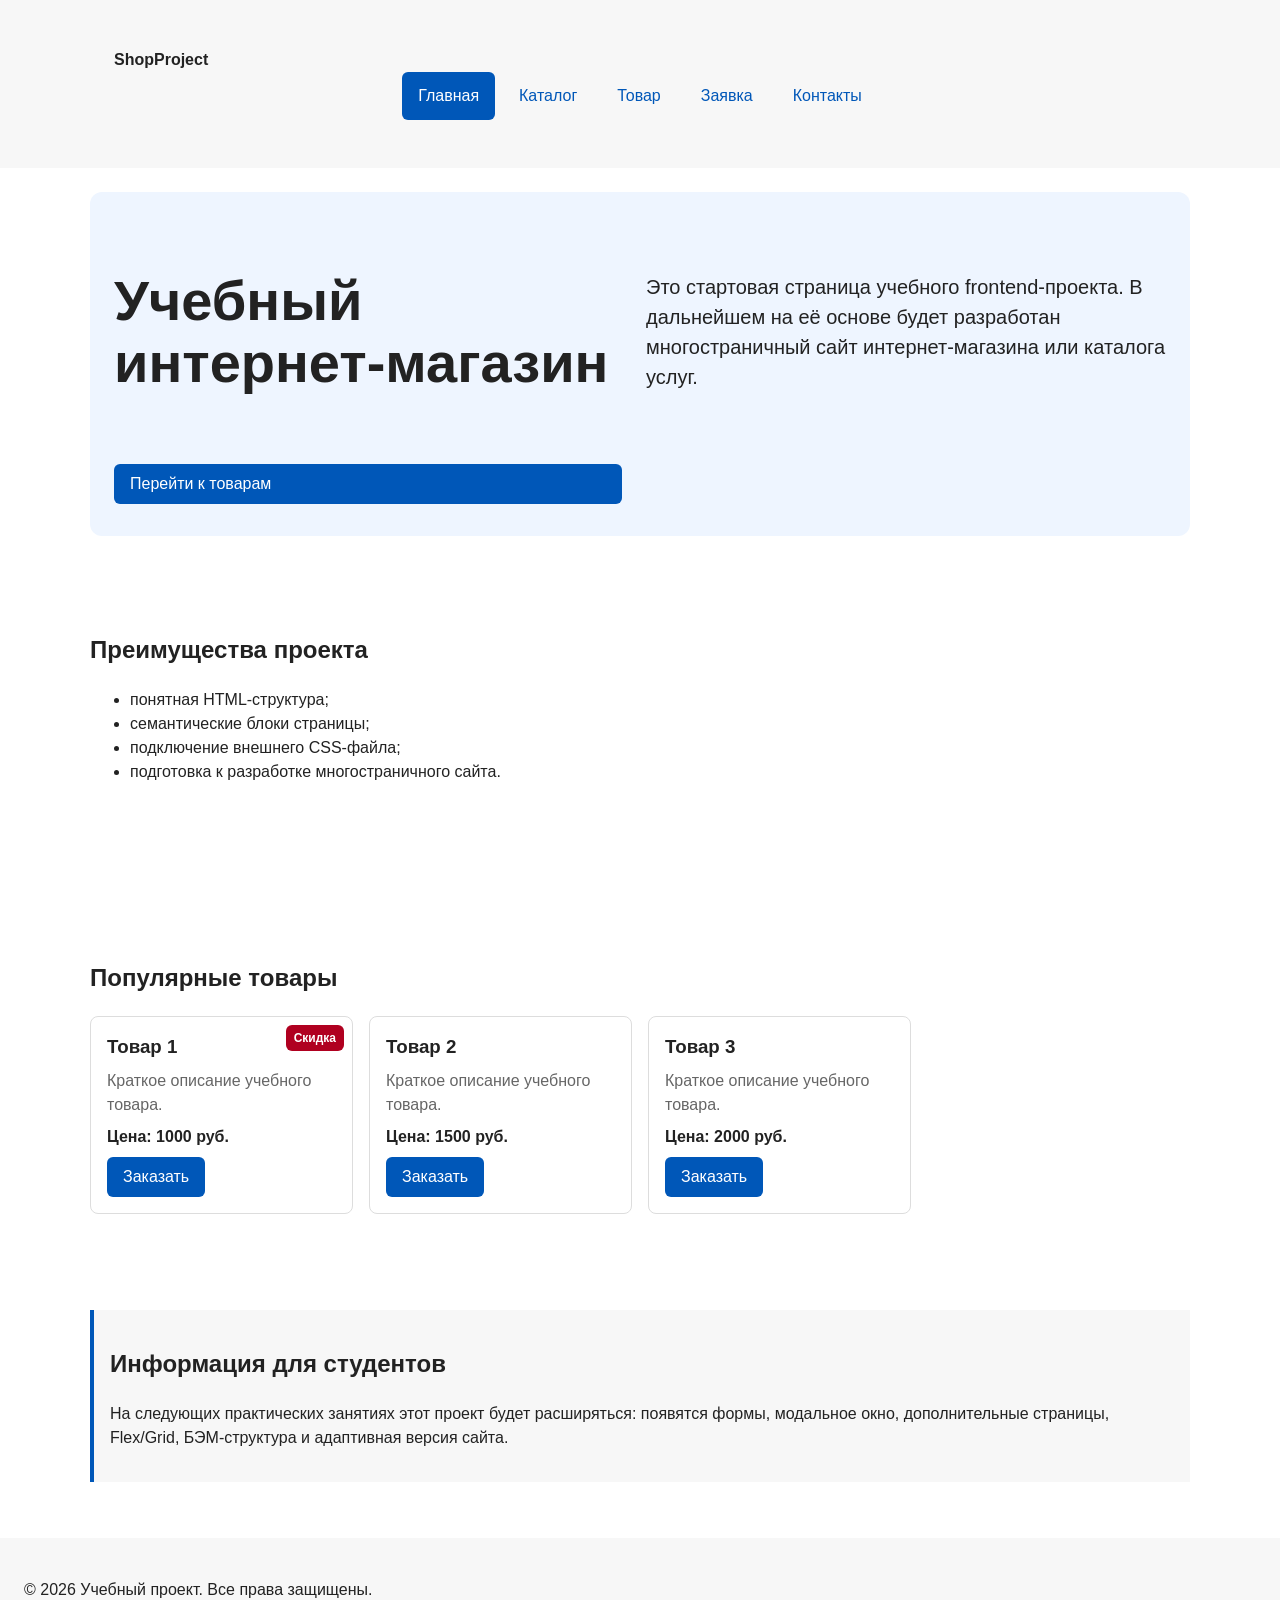
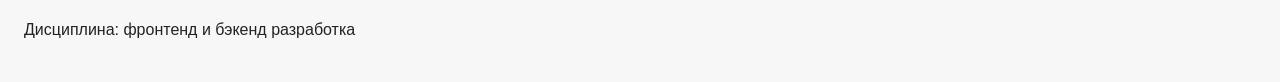
<file: index.html>
<!DOCTYPE html>
<html lang="ru">
<head>
    <meta charset="UTF-8">
    <meta name="viewport" content="width=device-width, initial-scale=1.0">
    <title>Учебный интернет-магазин</title>
    <link rel="stylesheet" href="css/style.css">
    <link rel="stylesheet" href="css/responsive.css">
    <script src="js/main.js" defer></script>
</head>
<body>
<a class="skip-link" href="#main">Перейти к основному содержимому</a>
<header class="site-header">
    <div class="site-header__inner">
        <a class="site-header__logo" href="index.html">ShopProject</a>
        <nav class="site-nav" aria-label="Основная навигация">
            <ul class="site-nav__list">
                <li class="site-nav__item"><a class="site-nav__link site-nav__link--active" href="index.html" aria-current="page">Главная</a>    <li class="site-nav__item"><a class="site-nav__link" href="catalog.html">Каталог</a></li>
                <li class="site-nav__item"><a class="site-nav__link" href="product.html">Товар</a></li>
                <li class="site-nav__item"><a class="site-nav__link" href="order.html">Заявка</a></li>
                <li class="site-nav__item"><a class="site-nav__link" href="contacts.html">Контакты</a></li>
            </ul>
        </nav>
    </div>
</header>

<main id="main">
    <section class="hero">
        <h1>Учебный интернет-магазин</h1>
        <p>Это стартовая страница учебного frontend-проекта. В дальнейшем на её основе будет разработан многостраничный сайт интернет-магазина или каталога услуг.</p>
        <a class="button button--primary" href="#popular">Перейти к товарам</a>
    </section>

    <section class="section" id="advantages">
        <h2>Преимущества проекта</h2>
        <ul class="advantages-list">
            <li>понятная HTML-структура;</li>
            <li>семантические блоки страницы;</li>
            <li>подключение внешнего CSS-файла;</li>
            <li>подготовка к разработке многостраничного сайта.</li>
        </ul>
    </section>

    <section class="section" id="popular">
        <h2>Популярные товары</h2>

        <div class="products-grid">
            <article class="product-card">
                <span class="product-card__badge">Скидка</span>
                <h3 class="product-card__title">Товар 1</h3>
                <p class="product-card__description">Краткое описание учебного товара.</p>
                <p class="product-card__price">Цена: 1000 руб.</p>
                <button class="button button--primary product-card__button" type="button" data-product="Товар 1">
                    Заказать
                </button>
            </article>

            <article class="product-card">
                <h3 class="product-card__title">Товар 2</h3>
                <p class="product-card__description">Краткое описание учебного товара.</p>
                <p class="product-card__price">Цена: 1500 руб.</p>
                <button class="button button--primary product-card__button" type="button" data-product="Товар 2">
                    Заказать
                </button>
            </article>

            <article class="product-card">
                <h3 class="product-card__title">Товар 3</h3>
                <p class="product-card__description">Краткое описание учебного товара.</p>
                <p class="product-card__price">Цена: 2000 руб.</p>
                <button class="button button--primary product-card__button" type="button" data-product="Товар 3">
                    Заказать
                </button>
            </article>
        </div>
    </section>

    <aside class="aside-info">
        <h2>Информация для студентов</h2>
        <p>
            На следующих практических занятиях этот проект будет расширяться:
            появятся формы, модальное окно, дополнительные страницы,
            Flex/Grid, БЭМ-структура и адаптивная версия сайта.
        </p>
    </aside>
</main>

<dialog class="order-dialog" id="order-dialog" aria-labelledby="order-dialog-title">
    <h2 class="order-dialog__title" id="order-dialog-title">Оформление заявки</h2>
    <form class="order-form" id="order-form" action="#" method="post" novalidate>
        <input id="selected-product" name="selected-product" type="hidden">

        <div class="order-form__field">
            <label class="order-form__label" for="order-name">Имя</label>
            <input class="order-form__input" id="order-name" name="name" type="text" placeholder="Введите ваше имя" minlength="2" autocomplete="given-name" required>
        </div>

        <div class="order-form__field">
            <label class="order-form__label" for="order-email">E-mail</label>
            <input class="order-form__input" id="order-email" name="email" type="email" placeholder="example@mail.ru" autocomplete="email" required>
        </div>

        <div class="order-form__field">
            <label class="order-form__label" for="order-phone">Телефон</label>
            <input class="order-form__input" id="order-phone" name="phone" type="tel" inputmode="tel" placeholder="+7 (900) 000-00-00" pattern="^\+7 \(\d{3}\) \d{3}-\d{2}-\d{2}$" required>
            <small>Формат: +7 (900) 000-00-00</small>
        </div>

        <div class="order-form__field">
            <label class="order-form__label" for="order-date">Дата связи</label>
            <input class="order-form__input" id="order-date" name="date" type="date">
        </div>

        <div class="order-form__field">
            <label class="order-form__label" for="order-topic">Тема заявки</label>
            <select class="order-form__select" id="order-topic" name="topic" required>
                <option value="">Выберите тему</option>
                <option value="product">Заказ товара</option>
                <option value="consultation">Консультация</option>
                <option value="delivery">Доставка</option>
            </select>
        </div>

        <div class="order-form__field">
            <label class="order-form__label" for="order-comment">Комментарий</label>
            <textarea class="order-form__textarea" id="order-comment" name="comment" rows="4" placeholder="Укажите дополнительную информацию"></textarea>
        </div>

        <div class="order-form__field">
            <label>
                <input id="order-agreement" name="agreement" type="checkbox" required>
                Я согласен на обработку данных
            </label>
        </div>

        <div class="order-form__actions">
            <button class="button button--secondary" type="button" id="close-order-dialog">Закрыть</button>
            <button class="button button--primary" type="submit">Отправить заявку</button>
        </div>
    </form>
</dialog>

<p class="success-message" id="success-message" hidden>
    Форма успешно отправлена!
</p>

<footer class="site-footer" id="contacts">
    <p>&copy; 2026 Учебный проект. Все права защищены.</p>
    <p>Дисциплина: фронтенд и бэкенд разработка</p>
</footer>
</body>
</html>
</file>
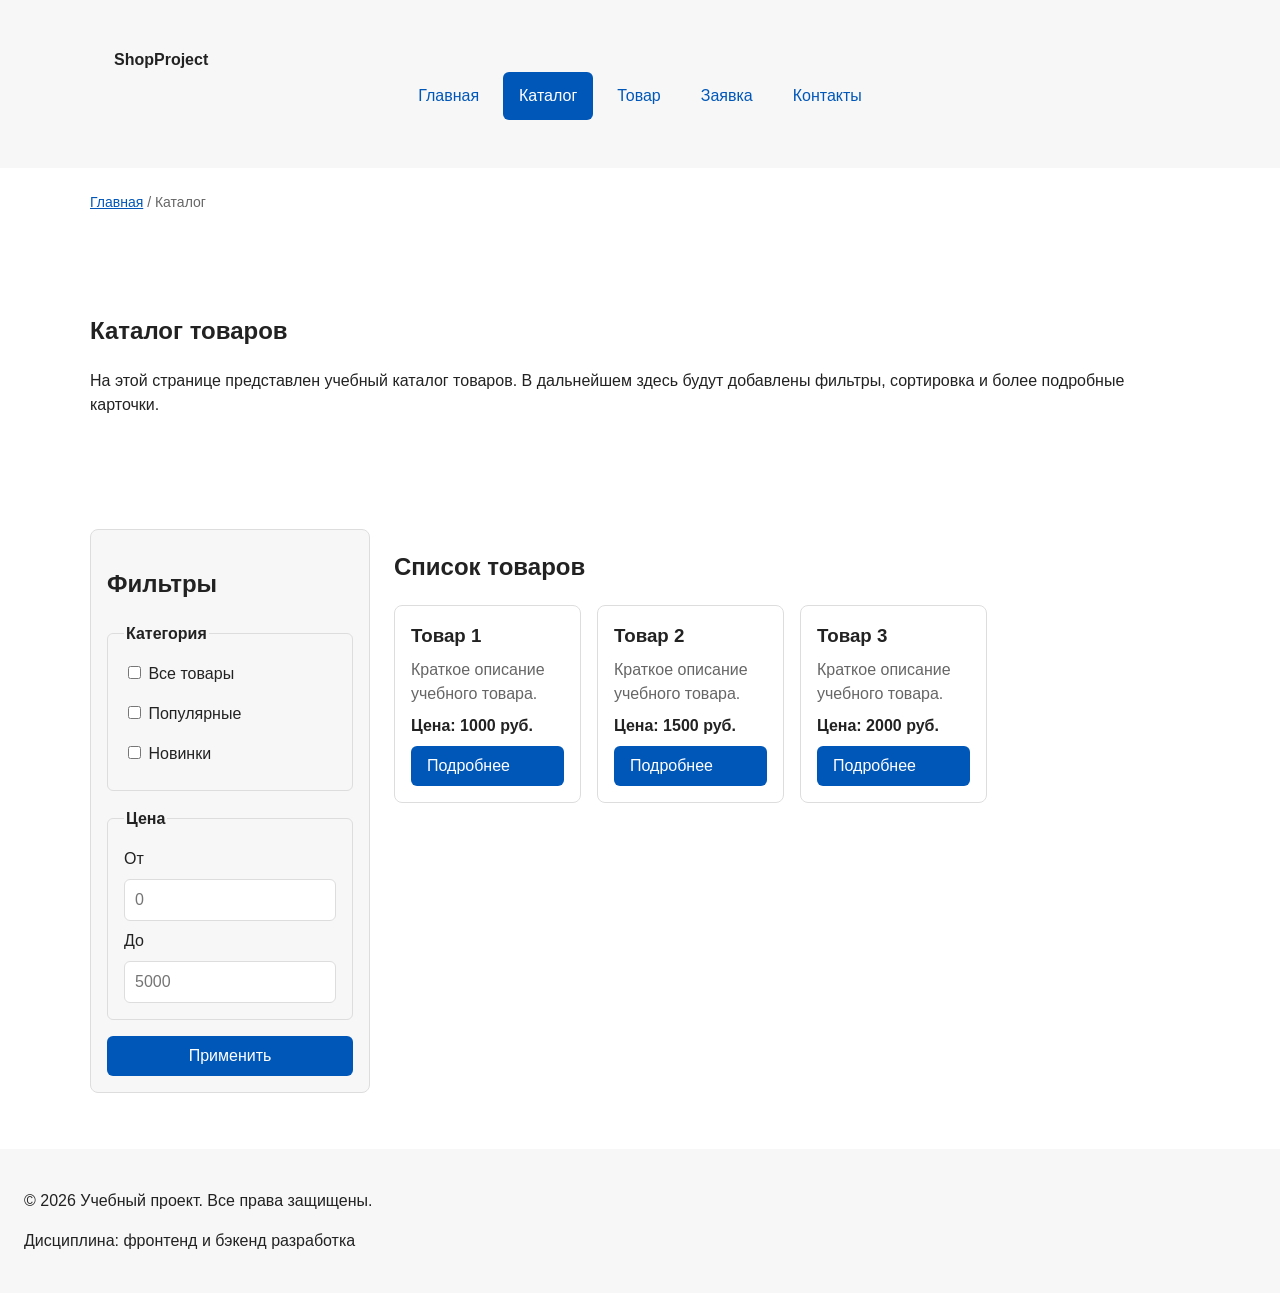
<file: catalog.html>
<!DOCTYPE html>
<html lang="ru">
<head>
    <meta charset="UTF-8">
    <meta name="viewport" content="width=device-width, initial-scale=1.0">
    <meta name="description" content="Каталог товаров учебного интернет-магазина.">
    <title>Каталог товаров – Учебный интернет-магазин</title>
    <link rel="stylesheet" href="css/style.css">
    <link rel="stylesheet" href="css/responsive.css">
</head>
<body>
<a class="skip-link" href="#main">Перейти к основному содержимому</a>

<header class="site-header">
    <div class="site-header__inner">
        <a class="site-header__logo" href="index.html">ShopProject</a>
        <nav class="site-nav" aria-label="Основная навигация">
            <ul class="site-nav__list">
                <li class="site-nav__item">
                    <a class="site-nav__link" href="index.html">Главная</a>
                </li>
                <li class="site-nav__item">
                    <a class="site-nav__link site-nav__link--active" href="catalog.html" aria-current="page">Каталог</a>
                </li>
                <li class="site-nav__item">
                    <a class="site-nav__link" href="product.html">Товар</a>
                </li>
                <li class="site-nav__item">
                    <a class="site-nav__link" href="order.html">Заявка</a>
                </li>
                <li class="site-nav__item">
                    <a class="site-nav__link" href="contacts.html">Контакты</a>
                </li>
            </ul>
        </nav>
    </div>
</header>

<main id="main">
    <nav class="breadcrumbs" aria-label="Хлебные крошки">
        <a class="breadcrumbs__link" href="index.html">Главная</a>
        <span class="breadcrumbs__current">Каталог</span>
    </nav>

    <section class="section">
        <h1>Каталог товаров</h1>
        <p>
            На этой странице представлен учебный каталог товаров.
            В дальнейшем здесь будут добавлены фильтры, сортировка и более подробные карточки.
        </p>
    </section>

    <section class="catalog-layout">
        <aside class="catalog-filters">
            <h2>Фильтры</h2>

            <form class="filters-form" action="#" method="get">
                <fieldset>
                    <legend>Категория</legend>

                    <ul class="filters-form__list">
                        <li>
                            <label>
                                <input type="checkbox" name="category" value="all">
                                Все товары
                            </label>
                        </li>
                        <li>
                            <label>
                                <input type="checkbox" name="category" value="popular">
                                Популярные
                            </label>
                        </li>
                        <li>
                            <label>
                                <input type="checkbox" name="category" value="new">
                                Новинки
                            </label>
                        </li>
                    </ul>
                </fieldset>

                <fieldset>
                    <legend>Цена</legend>

                    <ul class="filters-form__list">
                        <li>
                            <label for="price-from">От</label>
                            <input id="price-from" name="price-from" type="number" min="0" placeholder="0">
                        </li>
                        <li>
                            <label for="price-to">До</label>
                            <input id="price-to" name="price-to" type="number" min="0" placeholder="5000">
                        </li>
                    </ul>
                </fieldset>

                <button class="button button--primary" type="submit">Применить</button>
            </form>
        </aside>

        <section class="catalog-products">
            <h2>Список товаров</h2>

            <div class="products-grid">
                <article class="product-card">
                    <h3 class="product-card__title">Товар 1</h3>
                    <p class="product-card__description">Краткое описание учебного товара.</p>
                    <p class="product-card__price">Цена: 1000 руб.</p>
                    <a class="button button--primary" href="product.html">Подробнее</a>
                </article>

                <article class="product-card">
                    <h3 class="product-card__title">Товар 2</h3>
                    <p class="product-card__description">Краткое описание учебного товара.</p>
                    <p class="product-card__price">Цена: 1500 руб.</p>
                    <a class="button button--primary" href="product.html">Подробнее</a>
                </article>

                <article class="product-card">
                    <h3 class="product-card__title">Товар 3</h3>
                    <p class="product-card__description">Краткое описание учебного товара.</p>
                    <p class="product-card__price">Цена: 2000 руб.</p>
                    <a class="button button--primary" href="product.html">Подробнее</a>
                </article>
            </div>
        </section>
    </section>
</main>

<footer class="site-footer" id="contacts">
    <p>&copy; 2026 Учебный проект. Все права защищены.</p>
    <p>Дисциплина: фронтенд и бэкенд разработка</p>
</footer>
</body>
</html>
</file>
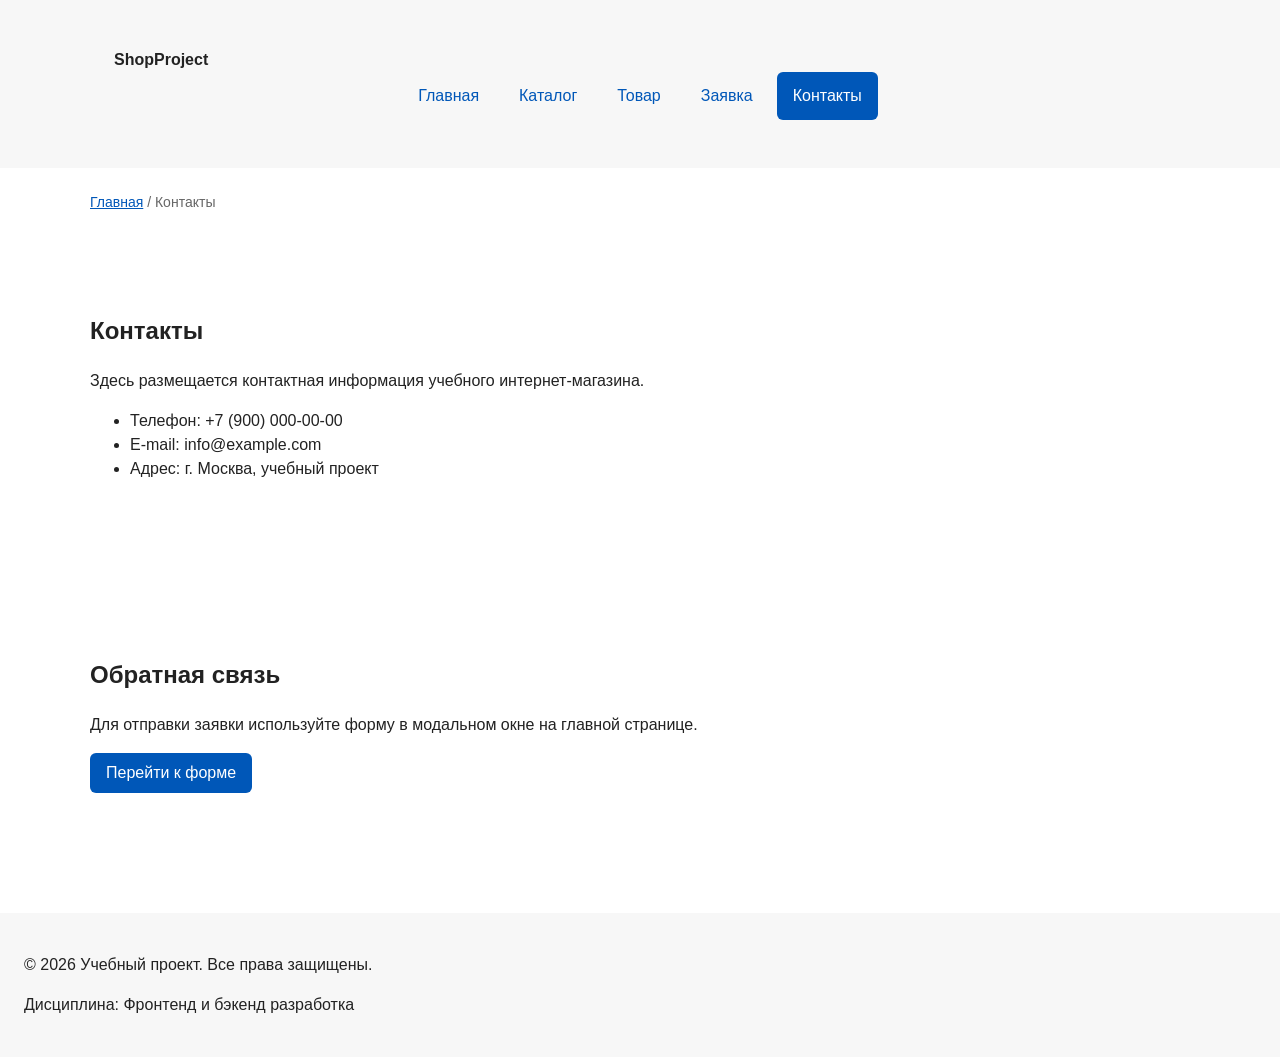
<file: contacts.html>
<!DOCTYPE html>
<html lang="ru">
<head>
    <meta charset="UTF-8">
    <meta name="viewport" content="width=device-width, initial-scale=1.0">
    <meta name="description" content="Контактная информация учебного интернет-магазина.">
    <title>Контакты – Учебный интернет-магазин</title>
    <link rel="stylesheet" href="css/style.css">
    <link rel="stylesheet" href="css/responsive.css">
</head>
<body>
<a class="skip-link" href="#main">Перейти к основному содержимому</a>
<header class="site-header">
    <div class="site-header__inner">
        <a class="site-header__logo" href="index.html">ShopProject</a>
        <nav class="site-nav" aria-label="Основная навигация">
            <ul class="site-nav__list">
                <li class="site-nav__item"><a class="site-nav__link" href="index.html">Главная</a></li>
                <li class="site-nav__item"><a class="site-nav__link" href="catalog.html">Каталог</a></li>
                <li class="site-nav__item"><a class="site-nav__link" href="product.html">Товар</a></li>
                <li class="site-nav__item"><a class="site-nav__link" href="order.html">Заявка</a></li>
                <li class="site-nav__item"><a class="site-nav__link site-nav__link--active" href="contacts.html" aria-current="page">Контакты</a></li>
            </ul>
        </nav>
    </div>
</header>

<main id="main">
    <nav class="breadcrumbs" aria-label="Хлебные крошки">
        <a class="breadcrumbs__link" href="index.html">Главная</a>
        <span class="breadcrumbs__current">Контакты</span>
    </nav>

    <section class="section">
        <h1>Контакты</h1>
        <p>
            Здесь размещается контактная информация учебного интернет-магазина.
        </p>
        <ul>
            <li>Телефон: +7 (900) 000-00-00</li>
            <li>E-mail: info@example.com</li>
            <li>Адрес: г. Москва, учебный проект</li>
        </ul>
    </section>

    <section class="section" id="feedback">
        <h2>Обратная связь</h2>
        <p>
            Для отправки заявки используйте форму в модальном окне на главной странице.
        </p>
        <a class="button button--primary" href="order.html">Перейти к форме</a>
    </section>
</main>

<footer class="site-footer" id="contacts">
    <p>&copy; 2026 Учебный проект. Все права защищены.</p>
    <p>Дисциплина: Фронтенд и бэкенд разработка</p>
</footer>
</body>
</html>
</file>
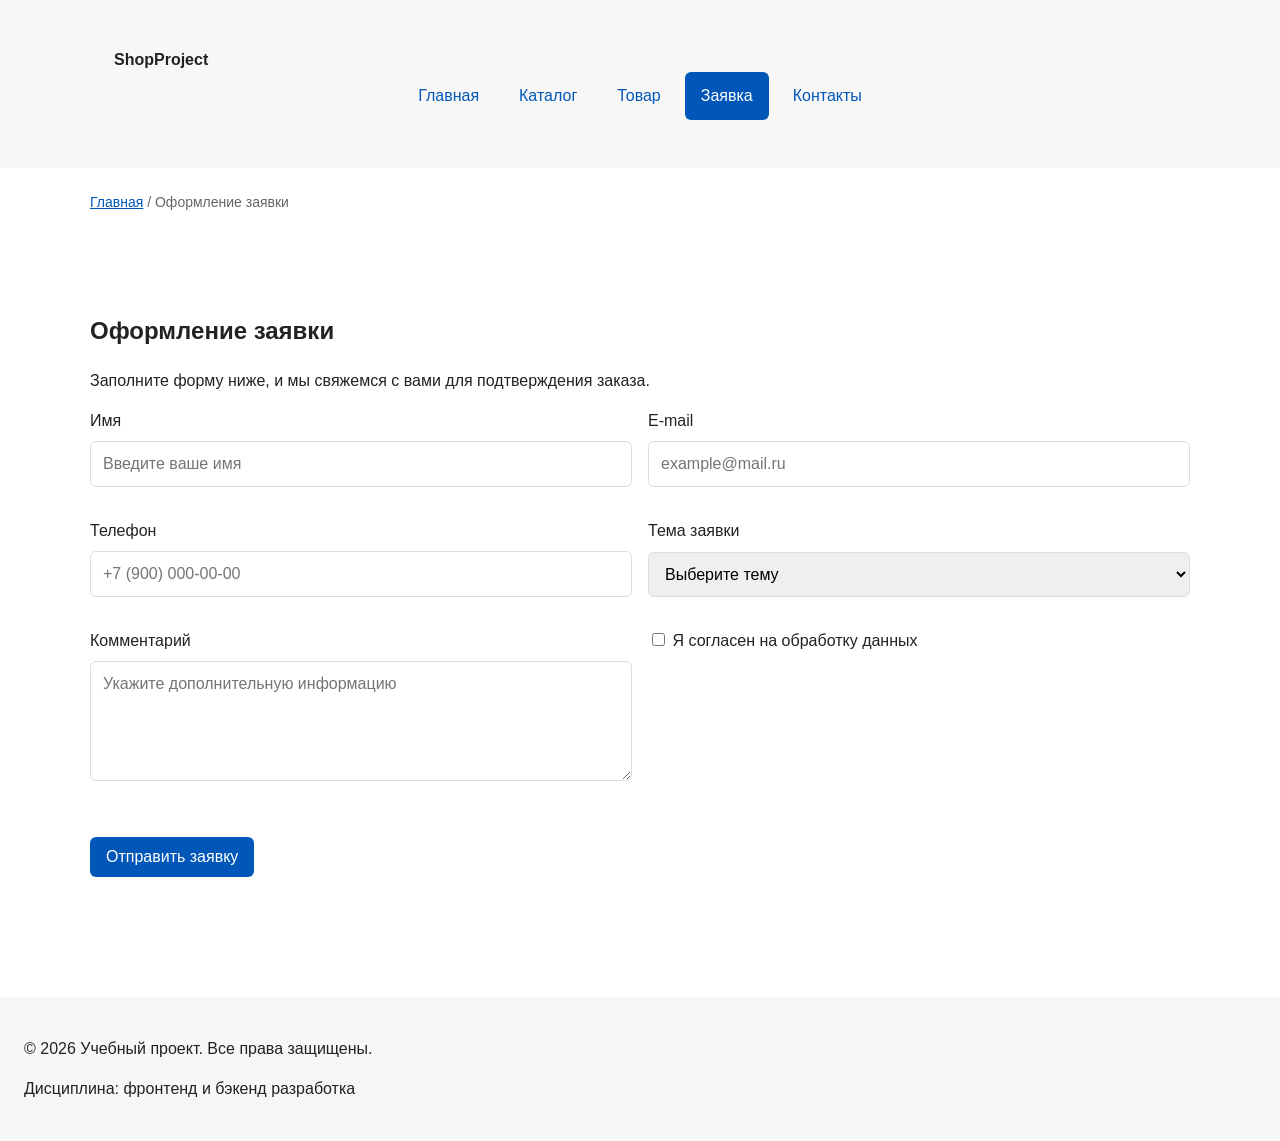
<file: order.html>
<!DOCTYPE html>
<html lang="ru">
<head>
    <meta charset="UTF-8">
    <meta name="viewport" content="width=device-width, initial-scale=1.0">
    <meta name="description" content="Оформление заявки в учебном интернет-магазине.">
    <title>Оформление заявки — Учебный интернет-магазин</title>
    <link rel="stylesheet" href="css/style.css">
    <link rel="stylesheet" href="css/responsive.css">
</head>
<body>
<a class="skip-link" href="#main">Перейти к основному содержимому</a>
<header class="site-header">
    <div class="site-header__inner">
        <a class="site-header__logo" href="index.html">ShopProject</a>
        <nav class="site-nav" aria-label="Основная навигация">
            <ul class="site-nav__list">
                <li class="site-nav__item"><a class="site-nav__link" href="index.html">Главная</a></li>
                <li class="site-nav__item"><a class="site-nav__link" href="catalog.html">Каталог</a></li>
                <li class="site-nav__item"><a class="site-nav__link" href="product.html">Товар</a></li>
                <li class="site-nav__item"><a class="site-nav__link site-nav__link--active" href="order.html" aria-current="page">Заявка</a></li>
                <li class="site-nav__item"><a class="site-nav__link" href="contacts.html">Контакты</a></li>
            </ul>
        </nav>
    </div>
</header>

<main id="main">
    <nav class="breadcrumbs" aria-label="Хлебные крошки">
        <a class="breadcrumbs__link" href="index.html">Главная</a>
        <span class="breadcrumbs__current">Оформление заявки</span>
    </nav>

    <section class="section">
        <h1>Оформление заявки</h1>
        <p>Заполните форму ниже, и мы свяжемся с вами для подтверждения заказа.</p>

        <form class="order-form" action="#" method="post">
            <div class="order-form__field">
                <label class="order-form__label" for="page-order-name">Имя</label>
                <input class="order-form__input" id="page-order-name" name="name" type="text" placeholder="Введите ваше имя" minlength="2" required>
            </div>

            <div class="order-form__field">
                <label class="order-form__label" for="page-order-email">E-mail</label>
                <input class="order-form__input" id="page-order-email" name="email" type="email" placeholder="example@mail.ru" required>
            </div>

            <div class="order-form__field">
                <label class="order-form__label" for="page-order-phone">Телефон</label>
                <input class="order-form__input" id="page-order-phone" name="phone" type="tel" placeholder="+7 (900) 000-00-00" required>
            </div>

            <div class="order-form__field">
                <label class="order-form__label" for="page-order-topic">Тема заявки</label>
                <select class="order-form__select" id="page-order-topic" name="topic" required>
                    <option value="">Выберите тему</option>
                    <option value="product">Заказ товара</option>
                    <option value="consultation">Консультация</option>
                    <option value="delivery">Доставка</option>
                </select>
            </div>

            <div class="order-form__field">
                <label class="order-form__label" for="page-order-comment">Комментарий</label>
                <textarea class="order-form__textarea" id="page-order-comment" name="comment" rows="4" placeholder="Укажите дополнительную информацию"></textarea>
            </div>

            <div class="order-form__field">
                <label>
                    <input name="agreement" type="checkbox" required>
                    Я согласен на обработку данных
                </label>
            </div>

            <div class="order-form__actions">
                <button class="button button--primary" type="submit">Отправить заявку</button>
            </div>
        </form>
    </section>
</main>

<footer class="site-footer" id="contacts">
    <p>&copy; 2026 Учебный проект. Все права защищены.</p>
    <p>Дисциплина: фронтенд и бэкенд разработка</p>
</footer>
</body>
</html>
</file>
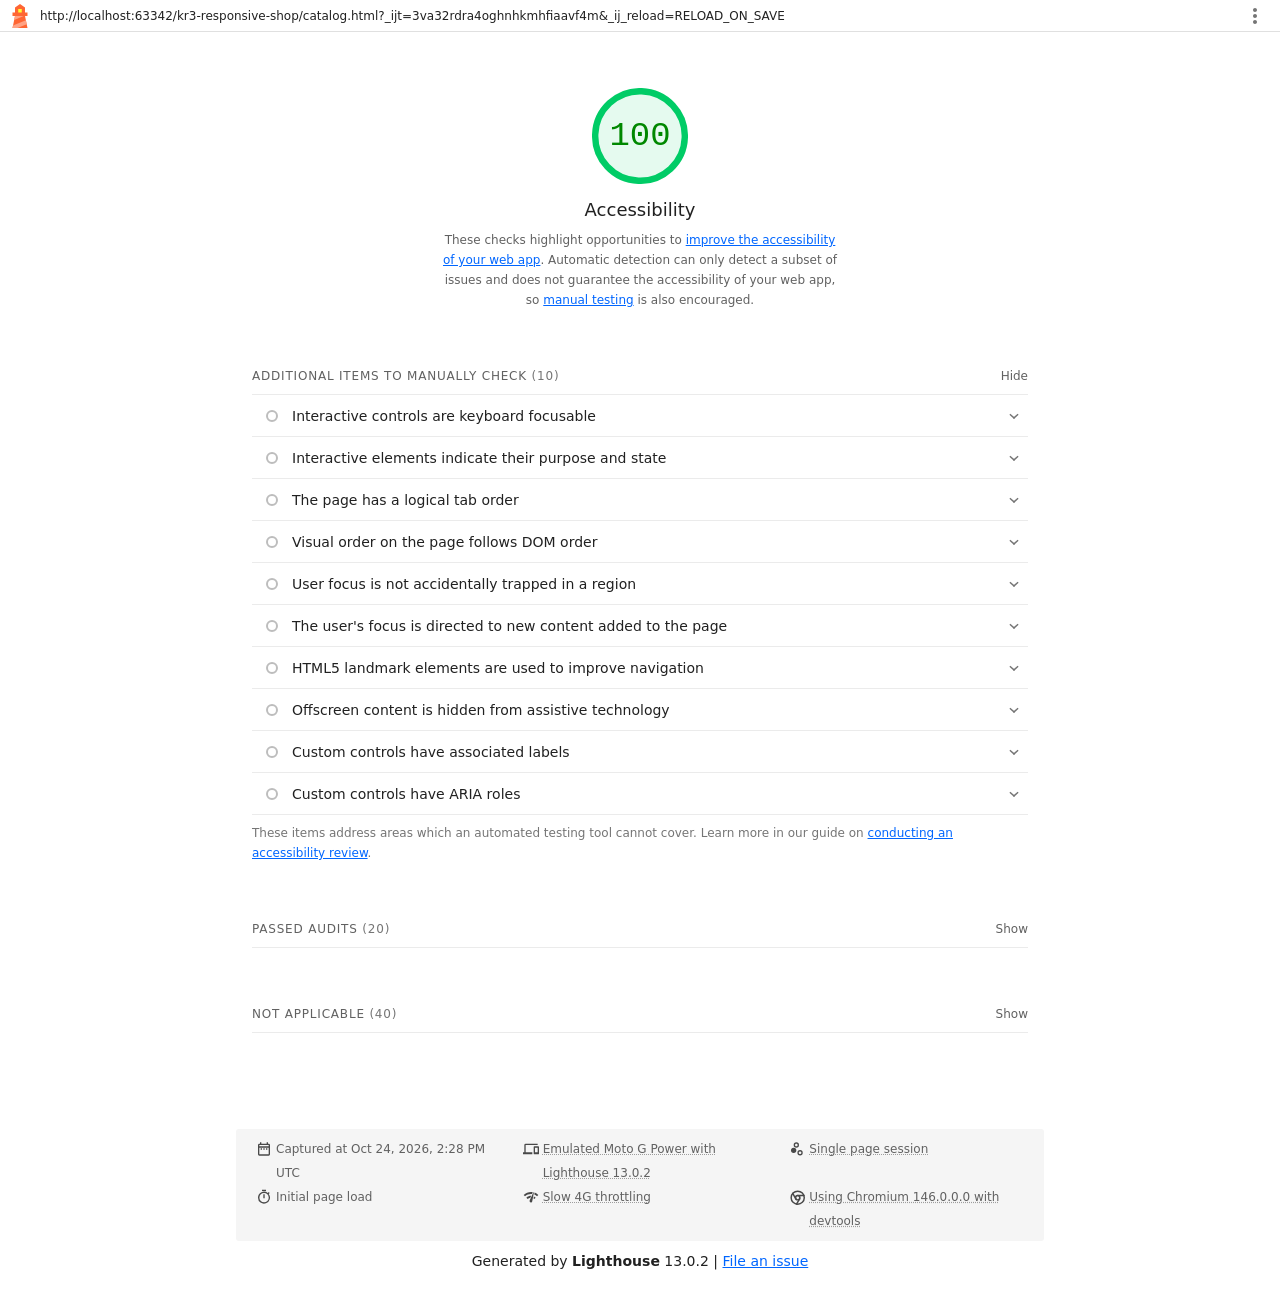
<file: lighthouse/accessibility-report-catalog.html>
<!--
@license
Copyright 2018 Google LLC
SPDX-License-Identifier: Apache-2.0
-->
<!doctype html>
<html lang="en">
<head>
  <meta charset="utf-8">
  <meta name="viewport" content="width=device-width, initial-scale=1, minimum-scale=1">
  <link rel="icon" href='data:image/svg+xml;utf8,<svg fill="none" xmlns="http://www.w3.org/2000/svg" viewBox="0 0 48 48"><path d="m14 7 10-7 10 7v10h5v7h-5l5 24H9l5-24H9v-7h5V7Z" fill="%23F63"/><path d="M31.561 24H14l-1.689 8.105L31.561 24ZM18.983 48H9l1.022-4.907L35.723 32.27l1.663 7.98L18.983 48Z" fill="%23FFA385"/><path fill="%23FF3" d="M20.5 10h7v7h-7z"/></svg>'>
  <title>Lighthouse Report</title>
  <style>body {margin: 0}</style>
</head>
<body>
  <noscript>Lighthouse report requires JavaScript. Please enable.</noscript>

  <div id="lh-log"></div>

  <script>window.__LIGHTHOUSE_JSON__ = {"lighthouseVersion":"13.0.2","requestedUrl":"http://localhost:63342/kr3-responsive-shop/catalog.html?_ijt=3va32rdra4oghnhkmhfiaavf4m&_ij_reload=RELOAD_ON_SAVE","mainDocumentUrl":"http://localhost:63342/kr3-responsive-shop/catalog.html?_ijt=3va32rdra4oghnhkmhfiaavf4m&_ij_reload=RELOAD_ON_SAVE","finalDisplayedUrl":"http://localhost:63342/kr3-responsive-shop/catalog.html?_ijt=3va32rdra4oghnhkmhfiaavf4m&_ij_reload=RELOAD_ON_SAVE","finalUrl":"http://localhost:63342/kr3-responsive-shop/catalog.html?_ijt=3va32rdra4oghnhkmhfiaavf4m&_ij_reload=RELOAD_ON_SAVE","fetchTime":"2026-10-24T14:28:04.384Z","gatherMode":"navigation","runtimeError":{"code":"PROTOCOL_TIMEOUT","message":"Waiting for DevTools protocol response has exceeded the allotted time. (Method: Runtime.evaluate)","errorStack":"LighthouseError: PROTOCOL_TIMEOUT\n    at devtools://devtools/bundled/third_party/lighthouse/lighthouse-dt-bundle.js:2149:26\n    at new Promise (\u003canonymous>)\n    at E1.sendCommand (devtools://devtools/bundled/third_party/lighthouse/lighthouse-dt-bundle.js:2148:1853)\n    at ExecutionContext._evaluateInContext (devtools://devtools/bundled/third_party/lighthouse/lighthouse-dt-bundle.js:1716:189)\n    at ExecutionContext.evaluateAsync (devtools://devtools/bundled/third_party/lighthouse/lighthouse-dt-bundle.js:1718:446)\n    at ExecutionContext.evaluate (devtools://devtools/bundled/third_party/lighthouse/lighthouse-dt-bundle.js:1721:23)\n    at rx._resizeViewport (devtools://devtools/bundled/third_party/lighthouse/lighthouse-dt-bundle.js:1742:468)\n    at async rx.getArtifact (devtools://devtools/bundled/third_party/lighthouse/lighthouse-dt-bundle.js:1743:694)\n    at async devtools://devtools/bundled/third_party/lighthouse/lighthouse-dt-bundle.js:2155:1176\n    at async collectPhaseArtifacts (devtools://devtools/bundled/third_party/lighthouse/lighthouse-dt-bundle.js:2155:1304)","artifactKey":"FullPageScreenshot"},"runWarnings":[],"userAgent":"Mozilla/5.0 (Macintosh; Intel Mac OS X 10_15_7) AppleWebKit/537.36 (KHTML, like Gecko) Chrome/146.0.0.0 Safari/537.36","environment":{"networkUserAgent":"Mozilla/5.0 (Linux; Android 11; moto g power (2022)) AppleWebKit/537.36 (KHTML, like Gecko) Chrome/146.0.0.0 Mobile Safari/537.36","hostUserAgent":"Mozilla/5.0 (Macintosh; Intel Mac OS X 10_15_7) AppleWebKit/537.36 (KHTML, like Gecko) Chrome/146.0.0.0 Safari/537.36","benchmarkIndex":2407.5,"credits":{"axe-core":"4.11.0"}},"audits":{"accesskeys":{"id":"accesskeys","title":"`[accesskey]` values are unique","description":"Access keys let users quickly focus a part of the page. For proper navigation, each access key must be unique. [Learn more about access keys](https://dequeuniversity.com/rules/axe/4.11/accesskeys).","score":null,"scoreDisplayMode":"notApplicable"},"aria-allowed-attr":{"id":"aria-allowed-attr","title":"`[aria-*]` attributes match their roles","description":"Each ARIA `role` supports a specific subset of `aria-*` attributes. Mismatching these invalidates the `aria-*` attributes. [Learn how to match ARIA attributes to their roles](https://dequeuniversity.com/rules/axe/4.11/aria-allowed-attr).","score":1,"scoreDisplayMode":"binary","details":{"type":"table","headings":[{"key":"node","valueType":"node","subItemsHeading":{"key":"relatedNode","valueType":"node"},"label":"Failing Elements"}],"items":[]}},"aria-allowed-role":{"id":"aria-allowed-role","title":"Uses ARIA roles only on compatible elements","description":"Many HTML elements can only be assigned certain ARIA roles. Using ARIA roles where they are not allowed can interfere with the accessibility of the web page. [Learn more about ARIA roles](https://dequeuniversity.com/rules/axe/4.11/aria-allowed-role).","score":null,"scoreDisplayMode":"notApplicable"},"aria-command-name":{"id":"aria-command-name","title":"`button`, `link`, and `menuitem` elements have accessible names","description":"When an element doesn't have an accessible name, screen readers announce it with a generic name, making it unusable for users who rely on screen readers. [Learn how to make command elements more accessible](https://dequeuniversity.com/rules/axe/4.11/aria-command-name).","score":null,"scoreDisplayMode":"notApplicable"},"aria-conditional-attr":{"id":"aria-conditional-attr","title":"ARIA attributes are used as specified for the element's role","description":"Some ARIA attributes are only allowed on an element under certain conditions. [Learn more about conditional ARIA attributes](https://dequeuniversity.com/rules/axe/4.11/aria-conditional-attr).","score":1,"scoreDisplayMode":"binary","details":{"type":"table","headings":[{"key":"node","valueType":"node","subItemsHeading":{"key":"relatedNode","valueType":"node"},"label":"Failing Elements"}],"items":[]}},"aria-deprecated-role":{"id":"aria-deprecated-role","title":"Deprecated ARIA roles were not used","description":"Deprecated ARIA roles may not be processed correctly by assistive technology. [Learn more about deprecated ARIA roles](https://dequeuniversity.com/rules/axe/4.11/aria-deprecated-role).","score":null,"scoreDisplayMode":"notApplicable"},"aria-dialog-name":{"id":"aria-dialog-name","title":"Elements with `role=\"dialog\"` or `role=\"alertdialog\"` have accessible names.","description":"ARIA dialog elements without accessible names may prevent screen readers users from discerning the purpose of these elements. [Learn how to make ARIA dialog elements more accessible](https://dequeuniversity.com/rules/axe/4.11/aria-dialog-name).","score":null,"scoreDisplayMode":"notApplicable"},"aria-hidden-body":{"id":"aria-hidden-body","title":"`[aria-hidden=\"true\"]` is not present on the document `\u003cbody>`","description":"Assistive technologies, like screen readers, work inconsistently when `aria-hidden=\"true\"` is set on the document `\u003cbody>`. [Learn how `aria-hidden` affects the document body](https://dequeuniversity.com/rules/axe/4.11/aria-hidden-body).","score":1,"scoreDisplayMode":"binary","details":{"type":"table","headings":[{"key":"node","valueType":"node","subItemsHeading":{"key":"relatedNode","valueType":"node"},"label":"Failing Elements"}],"items":[]}},"aria-hidden-focus":{"id":"aria-hidden-focus","title":"`[aria-hidden=\"true\"]` elements do not contain focusable descendents","description":"Focusable descendents within an `[aria-hidden=\"true\"]` element prevent those interactive elements from being available to users of assistive technologies like screen readers. [Learn how `aria-hidden` affects focusable elements](https://dequeuniversity.com/rules/axe/4.11/aria-hidden-focus).","score":null,"scoreDisplayMode":"notApplicable"},"aria-input-field-name":{"id":"aria-input-field-name","title":"ARIA input fields have accessible names","description":"When an input field doesn't have an accessible name, screen readers announce it with a generic name, making it unusable for users who rely on screen readers. [Learn more about input field labels](https://dequeuniversity.com/rules/axe/4.11/aria-input-field-name).","score":null,"scoreDisplayMode":"notApplicable"},"aria-meter-name":{"id":"aria-meter-name","title":"ARIA `meter` elements have accessible names","description":"When a meter element doesn't have an accessible name, screen readers announce it with a generic name, making it unusable for users who rely on screen readers. [Learn how to name `meter` elements](https://dequeuniversity.com/rules/axe/4.11/aria-meter-name).","score":null,"scoreDisplayMode":"notApplicable"},"aria-progressbar-name":{"id":"aria-progressbar-name","title":"ARIA `progressbar` elements have accessible names","description":"When a `progressbar` element doesn't have an accessible name, screen readers announce it with a generic name, making it unusable for users who rely on screen readers. [Learn how to label `progressbar` elements](https://dequeuniversity.com/rules/axe/4.11/aria-progressbar-name).","score":null,"scoreDisplayMode":"notApplicable"},"aria-prohibited-attr":{"id":"aria-prohibited-attr","title":"Elements use only permitted ARIA attributes","description":"Using ARIA attributes in roles where they are prohibited can mean that important information is not communicated to users of assistive technologies. [Learn more about prohibited ARIA roles](https://dequeuniversity.com/rules/axe/4.11/aria-prohibited-attr).","score":1,"scoreDisplayMode":"binary","details":{"type":"table","headings":[{"key":"node","valueType":"node","subItemsHeading":{"key":"relatedNode","valueType":"node"},"label":"Failing Elements"}],"items":[]}},"aria-required-attr":{"id":"aria-required-attr","title":"`[role]`s have all required `[aria-*]` attributes","description":"Some ARIA roles have required attributes that describe the state of the element to screen readers. [Learn more about roles and required attributes](https://dequeuniversity.com/rules/axe/4.11/aria-required-attr).","score":null,"scoreDisplayMode":"notApplicable"},"aria-required-children":{"id":"aria-required-children","title":"Elements with an ARIA `[role]` that require children to contain a specific `[role]` have all required children.","description":"Some ARIA parent roles must contain specific child roles to perform their intended accessibility functions. [Learn more about roles and required children elements](https://dequeuniversity.com/rules/axe/4.11/aria-required-children).","score":null,"scoreDisplayMode":"notApplicable"},"aria-required-parent":{"id":"aria-required-parent","title":"`[role]`s are contained by their required parent element","description":"Some ARIA child roles must be contained by specific parent roles to properly perform their intended accessibility functions. [Learn more about ARIA roles and required parent element](https://dequeuniversity.com/rules/axe/4.11/aria-required-parent).","score":null,"scoreDisplayMode":"notApplicable"},"aria-roles":{"id":"aria-roles","title":"`[role]` values are valid","description":"ARIA roles must have valid values in order to perform their intended accessibility functions. [Learn more about valid ARIA roles](https://dequeuniversity.com/rules/axe/4.11/aria-roles).","score":null,"scoreDisplayMode":"notApplicable"},"aria-text":{"id":"aria-text","title":"Elements with the `role=text` attribute do not have focusable descendents.","description":"Adding `role=text` around a text node split by markup enables VoiceOver to treat it as one phrase, but the element's focusable descendents will not be announced. [Learn more about the `role=text` attribute](https://dequeuniversity.com/rules/axe/4.11/aria-text).","score":null,"scoreDisplayMode":"notApplicable"},"aria-toggle-field-name":{"id":"aria-toggle-field-name","title":"ARIA toggle fields have accessible names","description":"When a toggle field doesn't have an accessible name, screen readers announce it with a generic name, making it unusable for users who rely on screen readers. [Learn more about toggle fields](https://dequeuniversity.com/rules/axe/4.11/aria-toggle-field-name).","score":null,"scoreDisplayMode":"notApplicable"},"aria-tooltip-name":{"id":"aria-tooltip-name","title":"ARIA `tooltip` elements have accessible names","description":"When a tooltip element doesn't have an accessible name, screen readers announce it with a generic name, making it unusable for users who rely on screen readers. [Learn how to name `tooltip` elements](https://dequeuniversity.com/rules/axe/4.11/aria-tooltip-name).","score":null,"scoreDisplayMode":"notApplicable"},"aria-treeitem-name":{"id":"aria-treeitem-name","title":"ARIA `treeitem` elements have accessible names","description":"When a `treeitem` element doesn't have an accessible name, screen readers announce it with a generic name, making it unusable for users who rely on screen readers. [Learn more about labeling `treeitem` elements](https://dequeuniversity.com/rules/axe/4.11/aria-treeitem-name).","score":null,"scoreDisplayMode":"notApplicable"},"aria-valid-attr-value":{"id":"aria-valid-attr-value","title":"`[aria-*]` attributes have valid values","description":"Assistive technologies, like screen readers, can't interpret ARIA attributes with invalid values. [Learn more about valid values for ARIA attributes](https://dequeuniversity.com/rules/axe/4.11/aria-valid-attr-value).","score":1,"scoreDisplayMode":"binary","details":{"type":"table","headings":[{"key":"node","valueType":"node","subItemsHeading":{"key":"relatedNode","valueType":"node"},"label":"Failing Elements"}],"items":[]}},"aria-valid-attr":{"id":"aria-valid-attr","title":"`[aria-*]` attributes are valid and not misspelled","description":"Assistive technologies, like screen readers, can't interpret ARIA attributes with invalid names. [Learn more about valid ARIA attributes](https://dequeuniversity.com/rules/axe/4.11/aria-valid-attr).","score":1,"scoreDisplayMode":"binary","details":{"type":"table","headings":[{"key":"node","valueType":"node","subItemsHeading":{"key":"relatedNode","valueType":"node"},"label":"Failing Elements"}],"items":[]}},"button-name":{"id":"button-name","title":"Buttons have an accessible name","description":"When a button doesn't have an accessible name, screen readers announce it as \"button\", making it unusable for users who rely on screen readers. [Learn how to make buttons more accessible](https://dequeuniversity.com/rules/axe/4.11/button-name).","score":1,"scoreDisplayMode":"binary","details":{"type":"table","headings":[{"key":"node","valueType":"node","subItemsHeading":{"key":"relatedNode","valueType":"node"},"label":"Failing Elements"}],"items":[]}},"bypass":{"id":"bypass","title":"The page contains a heading, skip link, or landmark region","description":"Adding ways to bypass repetitive content lets keyboard users navigate the page more efficiently. [Learn more about bypass blocks](https://dequeuniversity.com/rules/axe/4.11/bypass).","score":null,"scoreDisplayMode":"notApplicable"},"color-contrast":{"id":"color-contrast","title":"Background and foreground colors have a sufficient contrast ratio","description":"Low-contrast text is difficult or impossible for many users to read. [Learn how to provide sufficient color contrast](https://dequeuniversity.com/rules/axe/4.11/color-contrast).","score":1,"scoreDisplayMode":"binary","details":{"type":"table","headings":[{"key":"node","valueType":"node","subItemsHeading":{"key":"relatedNode","valueType":"node"},"label":"Failing Elements"}],"items":[]}},"definition-list":{"id":"definition-list","title":"`\u003cdl>`'s contain only properly-ordered `\u003cdt>` and `\u003cdd>` groups, `\u003cscript>`, `\u003ctemplate>` or `\u003cdiv>` elements.","description":"When definition lists are not properly marked up, screen readers may produce confusing or inaccurate output. [Learn how to structure definition lists correctly](https://dequeuniversity.com/rules/axe/4.11/definition-list).","score":null,"scoreDisplayMode":"notApplicable"},"dlitem":{"id":"dlitem","title":"Definition list items are wrapped in `\u003cdl>` elements","description":"Definition list items (`\u003cdt>` and `\u003cdd>`) must be wrapped in a parent `\u003cdl>` element to ensure that screen readers can properly announce them. [Learn how to structure definition lists correctly](https://dequeuniversity.com/rules/axe/4.11/dlitem).","score":null,"scoreDisplayMode":"notApplicable"},"document-title":{"id":"document-title","title":"Document has a `\u003ctitle>` element","description":"The title gives screen reader users an overview of the page, and search engine users rely on it heavily to determine if a page is relevant to their search. [Learn more about document titles](https://dequeuniversity.com/rules/axe/4.11/document-title).","score":1,"scoreDisplayMode":"binary","details":{"type":"table","headings":[{"key":"node","valueType":"node","subItemsHeading":{"key":"relatedNode","valueType":"node"},"label":"Failing Elements"}],"items":[]}},"duplicate-id-aria":{"id":"duplicate-id-aria","title":"ARIA IDs are unique","description":"The value of an ARIA ID must be unique to prevent other instances from being overlooked by assistive technologies. [Learn how to fix duplicate ARIA IDs](https://dequeuniversity.com/rules/axe/4.11/duplicate-id-aria).","score":null,"scoreDisplayMode":"notApplicable"},"empty-heading":{"id":"empty-heading","title":"All heading elements contain content.","description":"A heading with no content or inaccessible text prevent screen reader users from accessing information on the page's structure. [Learn more about headings](https://dequeuniversity.com/rules/axe/4.11/empty-heading).","score":null,"scoreDisplayMode":"notApplicable"},"form-field-multiple-labels":{"id":"form-field-multiple-labels","title":"No form fields have multiple labels","description":"Form fields with multiple labels can be confusingly announced by assistive technologies like screen readers which use either the first, the last, or all of the labels. [Learn how to use form labels](https://dequeuniversity.com/rules/axe/4.11/form-field-multiple-labels).","score":null,"scoreDisplayMode":"notApplicable"},"frame-title":{"id":"frame-title","title":"`\u003cframe>` or `\u003ciframe>` elements have a title","description":"Screen reader users rely on frame titles to describe the contents of frames. [Learn more about frame titles](https://dequeuniversity.com/rules/axe/4.11/frame-title).","score":null,"scoreDisplayMode":"notApplicable"},"heading-order":{"id":"heading-order","title":"Heading elements appear in a sequentially-descending order","description":"Properly ordered headings that do not skip levels convey the semantic structure of the page, making it easier to navigate and understand when using assistive technologies. [Learn more about heading order](https://dequeuniversity.com/rules/axe/4.11/heading-order).","score":1,"scoreDisplayMode":"binary","details":{"type":"table","headings":[{"key":"node","valueType":"node","subItemsHeading":{"key":"relatedNode","valueType":"node"},"label":"Failing Elements"}],"items":[]}},"html-has-lang":{"id":"html-has-lang","title":"`\u003chtml>` element has a `[lang]` attribute","description":"If a page doesn't specify a `lang` attribute, a screen reader assumes that the page is in the default language that the user chose when setting up the screen reader. If the page isn't actually in the default language, then the screen reader might not announce the page's text correctly. [Learn more about the `lang` attribute](https://dequeuniversity.com/rules/axe/4.11/html-has-lang).","score":1,"scoreDisplayMode":"binary","details":{"type":"table","headings":[{"key":"node","valueType":"node","subItemsHeading":{"key":"relatedNode","valueType":"node"},"label":"Failing Elements"}],"items":[]}},"html-lang-valid":{"id":"html-lang-valid","title":"`\u003chtml>` element has a valid value for its `[lang]` attribute","description":"Specifying a valid [BCP 47 language](https://www.w3.org/International/questions/qa-choosing-language-tags#question) helps screen readers announce text properly. [Learn how to use the `lang` attribute](https://dequeuniversity.com/rules/axe/4.11/html-lang-valid).","score":1,"scoreDisplayMode":"binary","details":{"type":"table","headings":[{"key":"node","valueType":"node","subItemsHeading":{"key":"relatedNode","valueType":"node"},"label":"Failing Elements"}],"items":[]}},"html-xml-lang-mismatch":{"id":"html-xml-lang-mismatch","title":"`\u003chtml>` element has an `[xml:lang]` attribute with the same base language as the `[lang]` attribute.","description":"If the webpage does not specify a consistent language, then the screen reader might not announce the page's text correctly. [Learn more about the `lang` attribute](https://dequeuniversity.com/rules/axe/4.11/html-xml-lang-mismatch).","score":null,"scoreDisplayMode":"notApplicable"},"identical-links-same-purpose":{"id":"identical-links-same-purpose","title":"Identical links have the same purpose.","description":"Links with the same destination should have the same description, to help users understand the link's purpose and decide whether to follow it. [Learn more about identical links](https://dequeuniversity.com/rules/axe/4.11/identical-links-same-purpose).","score":null,"scoreDisplayMode":"notApplicable"},"image-alt":{"id":"image-alt","title":"Image elements have `[alt]` attributes","description":"Informative elements should aim for short, descriptive alternate text. Decorative elements can be ignored with an empty alt attribute. [Learn more about the `alt` attribute](https://dequeuniversity.com/rules/axe/4.11/image-alt).","score":null,"scoreDisplayMode":"notApplicable"},"image-redundant-alt":{"id":"image-redundant-alt","title":"Image elements do not have `[alt]` attributes that are redundant text.","description":"Informative elements should aim for short, descriptive alternative text. Alternative text that is exactly the same as the text adjacent to the link or image is potentially confusing for screen reader users, because the text will be read twice. [Learn more about the `alt` attribute](https://dequeuniversity.com/rules/axe/4.11/image-redundant-alt).","score":null,"scoreDisplayMode":"notApplicable"},"input-button-name":{"id":"input-button-name","title":"Input buttons have discernible text.","description":"Adding discernable and accessible text to input buttons may help screen reader users understand the purpose of the input button. [Learn more about input buttons](https://dequeuniversity.com/rules/axe/4.11/input-button-name).","score":null,"scoreDisplayMode":"notApplicable"},"input-image-alt":{"id":"input-image-alt","title":"`\u003cinput type=\"image\">` elements have `[alt]` text","description":"When an image is being used as an `\u003cinput>` button, providing alternative text can help screen reader users understand the purpose of the button. [Learn about input image alt text](https://dequeuniversity.com/rules/axe/4.11/input-image-alt).","score":null,"scoreDisplayMode":"notApplicable"},"label-content-name-mismatch":{"id":"label-content-name-mismatch","title":"Elements with visible text labels have matching accessible names.","description":"Visible text labels that do not match the accessible name can result in a confusing experience for screen reader users. [Learn more about accessible names](https://dequeuniversity.com/rules/axe/4.11/label-content-name-mismatch).","score":null,"scoreDisplayMode":"notApplicable"},"label":{"id":"label","title":"Form elements have associated labels","description":"Labels ensure that form controls are announced properly by assistive technologies, like screen readers. [Learn more about form element labels](https://dequeuniversity.com/rules/axe/4.11/label).","score":1,"scoreDisplayMode":"binary","details":{"type":"table","headings":[{"key":"node","valueType":"node","subItemsHeading":{"key":"relatedNode","valueType":"node"},"label":"Failing Elements"}],"items":[]}},"landmark-one-main":{"id":"landmark-one-main","title":"Document has a main landmark.","description":"One main landmark helps screen reader users navigate a web page. [Learn more about landmarks](https://dequeuniversity.com/rules/axe/4.11/landmark-one-main).","score":1,"scoreDisplayMode":"binary","details":{"type":"table","headings":[{"key":"node","valueType":"node","subItemsHeading":{"key":"relatedNode","valueType":"node"},"label":"Failing Elements"}],"items":[]}},"link-name":{"id":"link-name","title":"Links have a discernible name","description":"Link text (and alternate text for images, when used as links) that is discernible, unique, and focusable improves the navigation experience for screen reader users. [Learn how to make links accessible](https://dequeuniversity.com/rules/axe/4.11/link-name).","score":1,"scoreDisplayMode":"binary","details":{"type":"table","headings":[{"key":"node","valueType":"node","subItemsHeading":{"key":"relatedNode","valueType":"node"},"label":"Failing Elements"}],"items":[]}},"link-in-text-block":{"id":"link-in-text-block","title":"Links are distinguishable without relying on color.","description":"Low-contrast text is difficult or impossible for many users to read. Link text that is discernible improves the experience for users with low vision. [Learn how to make links distinguishable](https://dequeuniversity.com/rules/axe/4.11/link-in-text-block).","score":null,"scoreDisplayMode":"notApplicable"},"list":{"id":"list","title":"Lists contain only `\u003cli>` elements and script supporting elements (`\u003cscript>` and `\u003ctemplate>`).","description":"Screen readers have a specific way of announcing lists. Ensuring proper list structure aids screen reader output. [Learn more about proper list structure](https://dequeuniversity.com/rules/axe/4.11/list).","score":1,"scoreDisplayMode":"binary","details":{"type":"table","headings":[{"key":"node","valueType":"node","subItemsHeading":{"key":"relatedNode","valueType":"node"},"label":"Failing Elements"}],"items":[]}},"listitem":{"id":"listitem","title":"List items (`\u003cli>`) are contained within `\u003cul>`, `\u003col>` or `\u003cmenu>` parent elements","description":"Screen readers require list items (`\u003cli>`) to be contained within a parent `\u003cul>`, `\u003col>` or `\u003cmenu>` to be announced properly. [Learn more about proper list structure](https://dequeuniversity.com/rules/axe/4.11/listitem).","score":1,"scoreDisplayMode":"binary","details":{"type":"table","headings":[{"key":"node","valueType":"node","subItemsHeading":{"key":"relatedNode","valueType":"node"},"label":"Failing Elements"}],"items":[]}},"meta-refresh":{"id":"meta-refresh","title":"The document does not use `\u003cmeta http-equiv=\"refresh\">`","description":"Users do not expect a page to refresh automatically, and doing so will move focus back to the top of the page. This may create a frustrating or confusing experience. [Learn more about the refresh meta tag](https://dequeuniversity.com/rules/axe/4.11/meta-refresh).","score":null,"scoreDisplayMode":"notApplicable"},"meta-viewport":{"id":"meta-viewport","title":"`[user-scalable=\"no\"]` is not used in the `\u003cmeta name=\"viewport\">` element and the `[maximum-scale]` attribute is not less than 5.","description":"Disabling zooming is problematic for users with low vision who rely on screen magnification to properly see the contents of a web page. [Learn more about the viewport meta tag](https://dequeuniversity.com/rules/axe/4.11/meta-viewport).","score":1,"scoreDisplayMode":"binary","details":{"type":"table","headings":[{"key":"node","valueType":"node","subItemsHeading":{"key":"relatedNode","valueType":"node"},"label":"Failing Elements"}],"items":[]}},"object-alt":{"id":"object-alt","title":"`\u003cobject>` elements have alternate text","description":"Screen readers cannot translate non-text content. Adding alternate text to `\u003cobject>` elements helps screen readers convey meaning to users. [Learn more about alt text for `object` elements](https://dequeuniversity.com/rules/axe/4.11/object-alt).","score":null,"scoreDisplayMode":"notApplicable"},"select-name":{"id":"select-name","title":"Select elements have associated label elements.","description":"Form elements without effective labels can create frustrating experiences for screen reader users. [Learn more about the `select` element](https://dequeuniversity.com/rules/axe/4.11/select-name).","score":null,"scoreDisplayMode":"notApplicable"},"skip-link":{"id":"skip-link","title":"Skip links are focusable.","description":"Including a skip link can help users skip to the main content to save time. [Learn more about skip links](https://dequeuniversity.com/rules/axe/4.11/skip-link).","score":1,"scoreDisplayMode":"binary","details":{"type":"table","headings":[{"key":"node","valueType":"node","subItemsHeading":{"key":"relatedNode","valueType":"node"},"label":"Failing Elements"}],"items":[]}},"tabindex":{"id":"tabindex","title":"No element has a `[tabindex]` value greater than 0","description":"A value greater than 0 implies an explicit navigation ordering. Although technically valid, this often creates frustrating experiences for users who rely on assistive technologies. [Learn more about the `tabindex` attribute](https://dequeuniversity.com/rules/axe/4.11/tabindex).","score":null,"scoreDisplayMode":"notApplicable"},"table-duplicate-name":{"id":"table-duplicate-name","title":"Tables have different content in the summary attribute and `\u003ccaption>`.","description":"The summary attribute should describe the table structure, while `\u003ccaption>` should have the onscreen title. Accurate table mark-up helps users of screen readers. [Learn more about summary and caption](https://dequeuniversity.com/rules/axe/4.11/table-duplicate-name).","score":null,"scoreDisplayMode":"notApplicable"},"table-fake-caption":{"id":"table-fake-caption","title":"Tables use `\u003ccaption>` instead of cells with the `[colspan]` attribute to indicate a caption.","description":"Screen readers have features to make navigating tables easier. Ensuring that tables use the actual caption element instead of cells with the `[colspan]` attribute may improve the experience for screen reader users. [Learn more about captions](https://dequeuniversity.com/rules/axe/4.11/table-fake-caption).","score":null,"scoreDisplayMode":"notApplicable"},"target-size":{"id":"target-size","title":"Touch targets have sufficient size and spacing.","description":"Touch targets with sufficient size and spacing help users who may have difficulty targeting small controls to activate the targets. [Learn more about touch targets](https://dequeuniversity.com/rules/axe/4.11/target-size).","score":1,"scoreDisplayMode":"binary","details":{"type":"table","headings":[{"key":"node","valueType":"node","subItemsHeading":{"key":"relatedNode","valueType":"node"},"label":"Failing Elements"}],"items":[]}},"td-has-header":{"id":"td-has-header","title":"`\u003ctd>` elements in a large `\u003ctable>` have one or more table headers.","description":"Screen readers have features to make navigating tables easier. Ensuring that `\u003ctd>` elements in a large table (3 or more cells in width and height) have an associated table header may improve the experience for screen reader users. [Learn more about table headers](https://dequeuniversity.com/rules/axe/4.11/td-has-header).","score":null,"scoreDisplayMode":"notApplicable"},"td-headers-attr":{"id":"td-headers-attr","title":"Cells in a `\u003ctable>` element that use the `[headers]` attribute refer to table cells within the same table.","description":"Screen readers have features to make navigating tables easier. Ensuring `\u003ctd>` cells using the `[headers]` attribute only refer to other cells in the same table may improve the experience for screen reader users. [Learn more about the `headers` attribute](https://dequeuniversity.com/rules/axe/4.11/td-headers-attr).","score":null,"scoreDisplayMode":"notApplicable"},"th-has-data-cells":{"id":"th-has-data-cells","title":"`\u003cth>` elements and elements with `[role=\"columnheader\"/\"rowheader\"]` have data cells they describe.","description":"Screen readers have features to make navigating tables easier. Ensuring table headers always refer to some set of cells may improve the experience for screen reader users. [Learn more about table headers](https://dequeuniversity.com/rules/axe/4.11/th-has-data-cells).","score":null,"scoreDisplayMode":"notApplicable"},"valid-lang":{"id":"valid-lang","title":"`[lang]` attributes have a valid value","description":"Specifying a valid [BCP 47 language](https://www.w3.org/International/questions/qa-choosing-language-tags#question) on elements helps ensure that text is pronounced correctly by a screen reader. [Learn how to use the `lang` attribute](https://dequeuniversity.com/rules/axe/4.11/valid-lang).","score":null,"scoreDisplayMode":"notApplicable"},"video-caption":{"id":"video-caption","title":"`\u003cvideo>` elements contain a `\u003ctrack>` element with `[kind=\"captions\"]`","description":"When a video provides a caption it is easier for deaf and hearing impaired users to access its information. [Learn more about video captions](https://dequeuniversity.com/rules/axe/4.11/video-caption).","score":null,"scoreDisplayMode":"notApplicable"},"custom-controls-labels":{"id":"custom-controls-labels","title":"Custom controls have associated labels","description":"Custom interactive controls have associated labels, provided by aria-label or aria-labelledby. [Learn more about custom controls and labels](https://developer.chrome.com/docs/lighthouse/accessibility/custom-controls-labels/).","score":null,"scoreDisplayMode":"manual"},"custom-controls-roles":{"id":"custom-controls-roles","title":"Custom controls have ARIA roles","description":"Custom interactive controls have appropriate ARIA roles. [Learn how to add roles to custom controls](https://developer.chrome.com/docs/lighthouse/accessibility/custom-control-roles/).","score":null,"scoreDisplayMode":"manual"},"focus-traps":{"id":"focus-traps","title":"User focus is not accidentally trapped in a region","description":"A user can tab into and out of any control or region without accidentally trapping their focus. [Learn how to avoid focus traps](https://developer.chrome.com/docs/lighthouse/accessibility/focus-traps/).","score":null,"scoreDisplayMode":"manual"},"focusable-controls":{"id":"focusable-controls","title":"Interactive controls are keyboard focusable","description":"Custom interactive controls are keyboard focusable and display a focus indicator. [Learn how to make custom controls focusable](https://developer.chrome.com/docs/lighthouse/accessibility/focusable-controls/).","score":null,"scoreDisplayMode":"manual"},"interactive-element-affordance":{"id":"interactive-element-affordance","title":"Interactive elements indicate their purpose and state","description":"Interactive elements, such as links and buttons, should indicate their state and be distinguishable from non-interactive elements. [Learn how to decorate interactive elements with affordance hints](https://developer.chrome.com/docs/lighthouse/accessibility/interactive-element-affordance/).","score":null,"scoreDisplayMode":"manual"},"logical-tab-order":{"id":"logical-tab-order","title":"The page has a logical tab order","description":"Tabbing through the page follows the visual layout. Users cannot focus elements that are offscreen. [Learn more about logical tab ordering](https://developer.chrome.com/docs/lighthouse/accessibility/logical-tab-order/).","score":null,"scoreDisplayMode":"manual"},"managed-focus":{"id":"managed-focus","title":"The user's focus is directed to new content added to the page","description":"If new content, such as a dialog, is added to the page, the user's focus is directed to it. [Learn how to direct focus to new content](https://developer.chrome.com/docs/lighthouse/accessibility/managed-focus/).","score":null,"scoreDisplayMode":"manual"},"offscreen-content-hidden":{"id":"offscreen-content-hidden","title":"Offscreen content is hidden from assistive technology","description":"Offscreen content is hidden with display: none or aria-hidden=true. [Learn how to properly hide offscreen content](https://developer.chrome.com/docs/lighthouse/accessibility/offscreen-content-hidden/).","score":null,"scoreDisplayMode":"manual"},"use-landmarks":{"id":"use-landmarks","title":"HTML5 landmark elements are used to improve navigation","description":"Landmark elements (`\u003cmain>`, `\u003cnav>`, etc.) are used to improve the keyboard navigation of the page for assistive technology. [Learn more about landmark elements](https://developer.chrome.com/docs/lighthouse/accessibility/use-landmarks/).","score":null,"scoreDisplayMode":"manual"},"visual-order-follows-dom":{"id":"visual-order-follows-dom","title":"Visual order on the page follows DOM order","description":"DOM order matches the visual order, improving navigation for assistive technology. [Learn more about DOM and visual ordering](https://developer.chrome.com/docs/lighthouse/accessibility/visual-order-follows-dom/).","score":null,"scoreDisplayMode":"manual"}},"configSettings":{"output":"json","maxWaitForFcp":30000,"maxWaitForLoad":45000,"pauseAfterFcpMs":1000,"pauseAfterLoadMs":1000,"networkQuietThresholdMs":1000,"cpuQuietThresholdMs":1000,"formFactor":"mobile","throttling":{"rttMs":150,"throughputKbps":1638.4,"requestLatencyMs":562.5,"downloadThroughputKbps":1474.5600000000002,"uploadThroughputKbps":675,"cpuSlowdownMultiplier":4},"throttlingMethod":"simulate","screenEmulation":{"mobile":true,"width":412,"height":823,"deviceScaleFactor":1.75,"disabled":true},"emulatedUserAgent":"Mozilla/5.0 (Linux; Android 11; moto g power (2022)) AppleWebKit/537.36 (KHTML, like Gecko) Chrome/136.0.0.0 Mobile Safari/537.36","auditMode":false,"gatherMode":false,"clearStorageTypes":["file_systems","shader_cache","service_workers","cache_storage"],"disableStorageReset":false,"debugNavigation":false,"channel":"devtools","usePassiveGathering":false,"disableFullPageScreenshot":false,"skipAboutBlank":false,"blankPage":"about:blank","ignoreStatusCode":true,"locale":"en-US","blockedUrlPatterns":null,"additionalTraceCategories":"","extraHeaders":null,"precomputedLanternData":null,"onlyAudits":null,"onlyCategories":["accessibility"],"skipAudits":null},"categories":{"accessibility":{"title":"Accessibility","description":"These checks highlight opportunities to [improve the accessibility of your web app](https://developer.chrome.com/docs/lighthouse/accessibility/). Automatic detection can only detect a subset of issues and does not guarantee the accessibility of your web app, so [manual testing](https://web.dev/articles/how-to-review) is also encouraged.","manualDescription":"These items address areas which an automated testing tool cannot cover. Learn more in our guide on [conducting an accessibility review](https://web.dev/articles/how-to-review).","supportedModes":["navigation","snapshot"],"auditRefs":[{"id":"accesskeys","weight":0,"group":"a11y-navigation"},{"id":"aria-allowed-attr","weight":10,"group":"a11y-aria"},{"id":"aria-command-name","weight":0,"group":"a11y-aria"},{"id":"aria-conditional-attr","weight":7,"group":"a11y-aria"},{"id":"aria-deprecated-role","weight":0,"group":"a11y-aria"},{"id":"aria-dialog-name","weight":0,"group":"a11y-aria"},{"id":"aria-hidden-body","weight":10,"group":"a11y-aria"},{"id":"aria-hidden-focus","weight":0,"group":"a11y-aria"},{"id":"aria-input-field-name","weight":0,"group":"a11y-aria"},{"id":"aria-meter-name","weight":0,"group":"a11y-aria"},{"id":"aria-progressbar-name","weight":0,"group":"a11y-aria"},{"id":"aria-prohibited-attr","weight":7,"group":"a11y-aria"},{"id":"aria-required-attr","weight":0,"group":"a11y-aria"},{"id":"aria-required-children","weight":0,"group":"a11y-aria"},{"id":"aria-required-parent","weight":0,"group":"a11y-aria"},{"id":"aria-roles","weight":0,"group":"a11y-aria"},{"id":"aria-text","weight":0,"group":"a11y-aria"},{"id":"aria-toggle-field-name","weight":0,"group":"a11y-aria"},{"id":"aria-tooltip-name","weight":0,"group":"a11y-aria"},{"id":"aria-treeitem-name","weight":0,"group":"a11y-aria"},{"id":"aria-valid-attr-value","weight":10,"group":"a11y-aria"},{"id":"aria-valid-attr","weight":10,"group":"a11y-aria"},{"id":"button-name","weight":10,"group":"a11y-names-labels"},{"id":"bypass","weight":0,"group":"a11y-navigation"},{"id":"color-contrast","weight":7,"group":"a11y-color-contrast"},{"id":"definition-list","weight":0,"group":"a11y-tables-lists"},{"id":"dlitem","weight":0,"group":"a11y-tables-lists"},{"id":"document-title","weight":7,"group":"a11y-names-labels"},{"id":"duplicate-id-aria","weight":0,"group":"a11y-aria"},{"id":"form-field-multiple-labels","weight":0,"group":"a11y-names-labels"},{"id":"frame-title","weight":0,"group":"a11y-names-labels"},{"id":"heading-order","weight":3,"group":"a11y-navigation"},{"id":"html-has-lang","weight":7,"group":"a11y-language"},{"id":"html-lang-valid","weight":7,"group":"a11y-language"},{"id":"html-xml-lang-mismatch","weight":0,"group":"a11y-language"},{"id":"image-alt","weight":0,"group":"a11y-names-labels"},{"id":"input-button-name","weight":0,"group":"a11y-names-labels"},{"id":"input-image-alt","weight":0,"group":"a11y-names-labels"},{"id":"label","weight":10,"group":"a11y-names-labels"},{"id":"link-in-text-block","weight":0,"group":"a11y-color-contrast"},{"id":"link-name","weight":7,"group":"a11y-names-labels"},{"id":"list","weight":7,"group":"a11y-tables-lists"},{"id":"listitem","weight":7,"group":"a11y-tables-lists"},{"id":"meta-refresh","weight":0,"group":"a11y-best-practices"},{"id":"meta-viewport","weight":10,"group":"a11y-best-practices"},{"id":"object-alt","weight":0,"group":"a11y-names-labels"},{"id":"select-name","weight":0,"group":"a11y-names-labels"},{"id":"skip-link","weight":3,"group":"a11y-names-labels"},{"id":"tabindex","weight":0,"group":"a11y-navigation"},{"id":"target-size","weight":7,"group":"a11y-best-practices"},{"id":"td-headers-attr","weight":0,"group":"a11y-tables-lists"},{"id":"th-has-data-cells","weight":0,"group":"a11y-tables-lists"},{"id":"valid-lang","weight":0,"group":"a11y-language"},{"id":"video-caption","weight":0,"group":"a11y-audio-video"},{"id":"landmark-one-main","weight":3,"group":"a11y-best-practices"},{"id":"focusable-controls","weight":0},{"id":"interactive-element-affordance","weight":0},{"id":"logical-tab-order","weight":0},{"id":"visual-order-follows-dom","weight":0},{"id":"focus-traps","weight":0},{"id":"managed-focus","weight":0},{"id":"use-landmarks","weight":0},{"id":"offscreen-content-hidden","weight":0},{"id":"custom-controls-labels","weight":0},{"id":"custom-controls-roles","weight":0},{"id":"table-duplicate-name","weight":0,"group":"a11y-best-practices"},{"id":"empty-heading","weight":0,"group":"a11y-best-practices"},{"id":"aria-allowed-role","weight":0,"group":"a11y-best-practices"},{"id":"image-redundant-alt","weight":0,"group":"a11y-names-labels"},{"id":"identical-links-same-purpose","weight":0,"group":"a11y-best-practices"},{"id":"label-content-name-mismatch","weight":0,"group":"hidden"},{"id":"table-fake-caption","weight":0,"group":"hidden"},{"id":"td-has-header","weight":0,"group":"hidden"}],"id":"accessibility","score":1}},"categoryGroups":{"metrics":{"title":"Metrics"},"insights":{"title":"Insights","description":"These insights are also available in the Chrome DevTools Performance Panel - [record a trace](https://developer.chrome.com/docs/devtools/performance/reference) to view more detailed information."},"diagnostics":{"title":"Diagnostics","description":"More information about the performance of your application. These numbers don't [directly affect](https://developer.chrome.com/docs/lighthouse/performance/performance-scoring/) the Performance score."},"a11y-best-practices":{"title":"Best practices","description":"These items highlight common accessibility best practices."},"a11y-color-contrast":{"title":"Contrast","description":"These are opportunities to improve the legibility of your content."},"a11y-names-labels":{"title":"Names and labels","description":"These are opportunities to improve the semantics of the controls in your application. This may enhance the experience for users of assistive technology, like a screen reader."},"a11y-navigation":{"title":"Navigation","description":"These are opportunities to improve keyboard navigation in your application."},"a11y-aria":{"title":"ARIA","description":"These are opportunities to improve the usage of ARIA in your application which may enhance the experience for users of assistive technology, like a screen reader."},"a11y-language":{"title":"Internationalization and localization","description":"These are opportunities to improve the interpretation of your content by users in different locales."},"a11y-audio-video":{"title":"Audio and video","description":"These are opportunities to provide alternative content for audio and video. This may improve the experience for users with hearing or vision impairments."},"a11y-tables-lists":{"title":"Tables and lists","description":"These are opportunities to improve the experience of reading tabular or list data using assistive technology, like a screen reader."},"seo-mobile":{"title":"Mobile Friendly","description":"Make sure your pages are mobile friendly so users don’t have to pinch or zoom in order to read the content pages. [Learn how to make pages mobile-friendly](https://developers.google.com/search/mobile-sites/)."},"seo-content":{"title":"Content Best Practices","description":"Format your HTML in a way that enables crawlers to better understand your app’s content."},"seo-crawl":{"title":"Crawling and Indexing","description":"To appear in search results, crawlers need access to your app."},"best-practices-trust-safety":{"title":"Trust and Safety"},"best-practices-ux":{"title":"User Experience"},"best-practices-browser-compat":{"title":"Browser Compatibility"},"best-practices-general":{"title":"General"},"hidden":{"title":""}},"stackPacks":[],"entities":[{"name":"localhost","origins":["http://localhost:63342"],"isFirstParty":true,"isUnrecognized":true}],"timing":{"entries":[{"startTime":89.3,"name":"lh:config","duration":104,"entryType":"measure"},{"startTime":89.8,"name":"lh:config:resolveArtifactsToDefns","duration":0.5,"entryType":"measure"},{"startTime":193.4,"name":"lh:runner:gather","duration":66250,"entryType":"measure"},{"startTime":193.5,"name":"lh:driver:connect","duration":4.1,"entryType":"measure"},{"startTime":197.7,"name":"lh:driver:navigate","duration":36.8,"entryType":"measure"},{"startTime":234.6,"name":"lh:gather:getBenchmarkIndex","duration":1005.2,"entryType":"measure"},{"startTime":1239.8,"name":"lh:gather:getVersion","duration":0.7,"entryType":"measure"},{"startTime":1240.5,"name":"lh:gather:getDevicePixelRatio","duration":0.4,"entryType":"measure"},{"startTime":1241,"name":"lh:prepare:navigationMode","duration":14.8,"entryType":"measure"},{"startTime":1241.3,"name":"lh:gather:getVersion","duration":0.2,"entryType":"measure"},{"startTime":1246.7,"name":"lh:storage:clearDataForOrigin","duration":3.3,"entryType":"measure"},{"startTime":1250,"name":"lh:storage:clearBrowserCaches","duration":5.2,"entryType":"measure"},{"startTime":1255.4,"name":"lh:gather:prepareThrottlingAndNetwork","duration":0.4,"entryType":"measure"},{"startTime":1261.2,"name":"lh:driver:navigate","duration":3996.7,"entryType":"measure"},{"startTime":5262,"name":"lh:computed:NetworkRecords","duration":1,"entryType":"measure"},{"startTime":5263.4,"name":"lh:gather:getArtifact:DevtoolsLog","duration":0.1,"entryType":"measure"},{"startTime":5263.6,"name":"lh:gather:getArtifact:Accessibility","duration":162.4,"entryType":"measure"},{"startTime":5426.2,"name":"lh:gather:getArtifact:NetworkUserAgent","duration":0.2,"entryType":"measure"},{"startTime":5426.4,"name":"lh:gather:getArtifact:Stacks","duration":6.1,"entryType":"measure"},{"startTime":5426.7,"name":"lh:gather:collectStacks","duration":5.7,"entryType":"measure"},{"startTime":66443.6,"name":"lh:runner:audit","duration":879.1,"entryType":"measure"},{"startTime":66443.8,"name":"lh:runner:auditing","duration":878.1,"entryType":"measure"},{"startTime":66446.3,"name":"lh:audit:accesskeys","duration":4.3,"entryType":"measure"},{"startTime":66451.7,"name":"lh:audit:aria-allowed-attr","duration":22.6,"entryType":"measure"},{"startTime":66476.2,"name":"lh:audit:aria-allowed-role","duration":4.7,"entryType":"measure"},{"startTime":66483.1,"name":"lh:audit:aria-command-name","duration":5.1,"entryType":"measure"},{"startTime":66489.3,"name":"lh:audit:aria-conditional-attr","duration":17.5,"entryType":"measure"},{"startTime":66507.9,"name":"lh:audit:aria-deprecated-role","duration":6.6,"entryType":"measure"},{"startTime":66515.6,"name":"lh:audit:aria-dialog-name","duration":6.1,"entryType":"measure"},{"startTime":66523.1,"name":"lh:audit:aria-hidden-body","duration":19,"entryType":"measure"},{"startTime":66543.2,"name":"lh:audit:aria-hidden-focus","duration":6.4,"entryType":"measure"},{"startTime":66550.7,"name":"lh:audit:aria-input-field-name","duration":6,"entryType":"measure"},{"startTime":66557.7,"name":"lh:audit:aria-meter-name","duration":6.3,"entryType":"measure"},{"startTime":66565.3,"name":"lh:audit:aria-progressbar-name","duration":6.8,"entryType":"measure"},{"startTime":66573.3,"name":"lh:audit:aria-prohibited-attr","duration":17.3,"entryType":"measure"},{"startTime":66591.6,"name":"lh:audit:aria-required-attr","duration":7,"entryType":"measure"},{"startTime":66599.9,"name":"lh:audit:aria-required-children","duration":8.2,"entryType":"measure"},{"startTime":66609.1,"name":"lh:audit:aria-required-parent","duration":7.1,"entryType":"measure"},{"startTime":66616.7,"name":"lh:audit:aria-roles","duration":6,"entryType":"measure"},{"startTime":66624.1,"name":"lh:audit:aria-text","duration":8,"entryType":"measure"},{"startTime":66633.2,"name":"lh:audit:aria-toggle-field-name","duration":8.1,"entryType":"measure"},{"startTime":66642.2,"name":"lh:audit:aria-tooltip-name","duration":8.6,"entryType":"measure"},{"startTime":66651.8,"name":"lh:audit:aria-treeitem-name","duration":9.1,"entryType":"measure"},{"startTime":66661.9,"name":"lh:audit:aria-valid-attr-value","duration":15.9,"entryType":"measure"},{"startTime":66678.8,"name":"lh:audit:aria-valid-attr","duration":14.7,"entryType":"measure"},{"startTime":66694.5,"name":"lh:audit:button-name","duration":16,"entryType":"measure"},{"startTime":66711.4,"name":"lh:audit:bypass","duration":14.9,"entryType":"measure"},{"startTime":66727.3,"name":"lh:audit:color-contrast","duration":15.2,"entryType":"measure"},{"startTime":66743.6,"name":"lh:audit:definition-list","duration":10,"entryType":"measure"},{"startTime":66754.6,"name":"lh:audit:dlitem","duration":9,"entryType":"measure"},{"startTime":66764.5,"name":"lh:audit:document-title","duration":15.9,"entryType":"measure"},{"startTime":66781.3,"name":"lh:audit:duplicate-id-aria","duration":15,"entryType":"measure"},{"startTime":66797.3,"name":"lh:audit:empty-heading","duration":15.6,"entryType":"measure"},{"startTime":66813.8,"name":"lh:audit:form-field-multiple-labels","duration":16.5,"entryType":"measure"},{"startTime":66831.3,"name":"lh:audit:frame-title","duration":8.8,"entryType":"measure"},{"startTime":66841.1,"name":"lh:audit:heading-order","duration":16.8,"entryType":"measure"},{"startTime":66858.9,"name":"lh:audit:html-has-lang","duration":19,"entryType":"measure"},{"startTime":66879.1,"name":"lh:audit:html-lang-valid","duration":16.3,"entryType":"measure"},{"startTime":66896.5,"name":"lh:audit:html-xml-lang-mismatch","duration":11.4,"entryType":"measure"},{"startTime":66908.9,"name":"lh:audit:identical-links-same-purpose","duration":16.7,"entryType":"measure"},{"startTime":66926.5,"name":"lh:audit:image-alt","duration":31.3,"entryType":"measure"},{"startTime":66958.6,"name":"lh:audit:image-redundant-alt","duration":11.9,"entryType":"measure"},{"startTime":66971.2,"name":"lh:audit:input-button-name","duration":8.1,"entryType":"measure"},{"startTime":66980.1,"name":"lh:audit:input-image-alt","duration":13,"entryType":"measure"},{"startTime":66993.9,"name":"lh:audit:label-content-name-mismatch","duration":13.4,"entryType":"measure"},{"startTime":67007.9,"name":"lh:audit:label","duration":10.4,"entryType":"measure"},{"startTime":67019,"name":"lh:audit:landmark-one-main","duration":10,"entryType":"measure"},{"startTime":67029.8,"name":"lh:audit:link-name","duration":20.2,"entryType":"measure"},{"startTime":67050.7,"name":"lh:audit:link-in-text-block","duration":8.9,"entryType":"measure"},{"startTime":67060.4,"name":"lh:audit:list","duration":23.9,"entryType":"measure"},{"startTime":67086,"name":"lh:audit:listitem","duration":16.6,"entryType":"measure"},{"startTime":67103.6,"name":"lh:audit:meta-refresh","duration":10.9,"entryType":"measure"},{"startTime":67115.2,"name":"lh:audit:meta-viewport","duration":15.9,"entryType":"measure"},{"startTime":67132,"name":"lh:audit:object-alt","duration":12.4,"entryType":"measure"},{"startTime":67145.3,"name":"lh:audit:select-name","duration":11.9,"entryType":"measure"},{"startTime":67158,"name":"lh:audit:skip-link","duration":13.5,"entryType":"measure"},{"startTime":67172.4,"name":"lh:audit:tabindex","duration":13.3,"entryType":"measure"},{"startTime":67186.6,"name":"lh:audit:table-duplicate-name","duration":14,"entryType":"measure"},{"startTime":67201.6,"name":"lh:audit:table-fake-caption","duration":15,"entryType":"measure"},{"startTime":67217.5,"name":"lh:audit:target-size","duration":17.1,"entryType":"measure"},{"startTime":67235.6,"name":"lh:audit:td-has-header","duration":15.5,"entryType":"measure"},{"startTime":67252.2,"name":"lh:audit:td-headers-attr","duration":17.1,"entryType":"measure"},{"startTime":67270.4,"name":"lh:audit:th-has-data-cells","duration":16.5,"entryType":"measure"},{"startTime":67287.9,"name":"lh:audit:valid-lang","duration":15.4,"entryType":"measure"},{"startTime":67304.4,"name":"lh:audit:video-caption","duration":16.2,"entryType":"measure"},{"startTime":67320.7,"name":"lh:audit:custom-controls-labels","duration":0.3,"entryType":"measure"},{"startTime":67321,"name":"lh:audit:custom-controls-roles","duration":0.1,"entryType":"measure"},{"startTime":67321.1,"name":"lh:audit:focus-traps","duration":0.1,"entryType":"measure"},{"startTime":67321.2,"name":"lh:audit:focusable-controls","duration":0.3,"entryType":"measure"},{"startTime":67321.5,"name":"lh:audit:interactive-element-affordance","duration":0.1,"entryType":"measure"},{"startTime":67321.6,"name":"lh:audit:logical-tab-order","duration":0.1,"entryType":"measure"},{"startTime":67321.7,"name":"lh:audit:managed-focus","duration":0.1,"entryType":"measure"},{"startTime":67321.8,"name":"lh:audit:offscreen-content-hidden","duration":0,"entryType":"measure"},{"startTime":67321.8,"name":"lh:audit:use-landmarks","duration":0.1,"entryType":"measure"},{"startTime":67321.9,"name":"lh:audit:visual-order-follows-dom","duration":0,"entryType":"measure"},{"startTime":67322,"name":"lh:runner:generate","duration":0.7,"entryType":"measure"},{"startTime":67324.5,"name":"lh:computed:EntityClassification","duration":2.6,"entryType":"measure"}],"total":67129.1},"i18n":{"rendererFormattedStrings":{},"icuMessagePaths":{"core/lib/lh-error.js | protocolTimeout":[{"values":{"errorCode":"PROTOCOL_TIMEOUT","protocolMethod":"Runtime.evaluate"},"path":"runtimeError.message"}],"core/audits/accessibility/accesskeys.js | title":["audits.accesskeys.title"],"core/audits/accessibility/accesskeys.js | description":["audits.accesskeys.description"],"core/audits/accessibility/aria-allowed-attr.js | title":["audits[aria-allowed-attr].title"],"core/audits/accessibility/aria-allowed-attr.js | description":["audits[aria-allowed-attr].description"],"core/lib/i18n/i18n.js | columnFailingElem":["audits[aria-allowed-attr].details.headings[0].label","audits[aria-conditional-attr].details.headings[0].label","audits[aria-hidden-body].details.headings[0].label","audits[aria-prohibited-attr].details.headings[0].label","audits[aria-valid-attr-value].details.headings[0].label","audits[aria-valid-attr].details.headings[0].label","audits[button-name].details.headings[0].label","audits[color-contrast].details.headings[0].label","audits[document-title].details.headings[0].label","audits[heading-order].details.headings[0].label","audits[html-has-lang].details.headings[0].label","audits[html-lang-valid].details.headings[0].label","audits.label.details.headings[0].label","audits[landmark-one-main].details.headings[0].label","audits[link-name].details.headings[0].label","audits.list.details.headings[0].label","audits.listitem.details.headings[0].label","audits[meta-viewport].details.headings[0].label","audits[skip-link].details.headings[0].label","audits[target-size].details.headings[0].label"],"core/audits/accessibility/aria-allowed-role.js | title":["audits[aria-allowed-role].title"],"core/audits/accessibility/aria-allowed-role.js | description":["audits[aria-allowed-role].description"],"core/audits/accessibility/aria-command-name.js | title":["audits[aria-command-name].title"],"core/audits/accessibility/aria-command-name.js | description":["audits[aria-command-name].description"],"core/audits/accessibility/aria-conditional-attr.js | title":["audits[aria-conditional-attr].title"],"core/audits/accessibility/aria-conditional-attr.js | description":["audits[aria-conditional-attr].description"],"core/audits/accessibility/aria-deprecated-role.js | title":["audits[aria-deprecated-role].title"],"core/audits/accessibility/aria-deprecated-role.js | description":["audits[aria-deprecated-role].description"],"core/audits/accessibility/aria-dialog-name.js | title":["audits[aria-dialog-name].title"],"core/audits/accessibility/aria-dialog-name.js | description":["audits[aria-dialog-name].description"],"core/audits/accessibility/aria-hidden-body.js | title":["audits[aria-hidden-body].title"],"core/audits/accessibility/aria-hidden-body.js | description":["audits[aria-hidden-body].description"],"core/audits/accessibility/aria-hidden-focus.js | title":["audits[aria-hidden-focus].title"],"core/audits/accessibility/aria-hidden-focus.js | description":["audits[aria-hidden-focus].description"],"core/audits/accessibility/aria-input-field-name.js | title":["audits[aria-input-field-name].title"],"core/audits/accessibility/aria-input-field-name.js | description":["audits[aria-input-field-name].description"],"core/audits/accessibility/aria-meter-name.js | title":["audits[aria-meter-name].title"],"core/audits/accessibility/aria-meter-name.js | description":["audits[aria-meter-name].description"],"core/audits/accessibility/aria-progressbar-name.js | title":["audits[aria-progressbar-name].title"],"core/audits/accessibility/aria-progressbar-name.js | description":["audits[aria-progressbar-name].description"],"core/audits/accessibility/aria-prohibited-attr.js | title":["audits[aria-prohibited-attr].title"],"core/audits/accessibility/aria-prohibited-attr.js | description":["audits[aria-prohibited-attr].description"],"core/audits/accessibility/aria-required-attr.js | title":["audits[aria-required-attr].title"],"core/audits/accessibility/aria-required-attr.js | description":["audits[aria-required-attr].description"],"core/audits/accessibility/aria-required-children.js | title":["audits[aria-required-children].title"],"core/audits/accessibility/aria-required-children.js | description":["audits[aria-required-children].description"],"core/audits/accessibility/aria-required-parent.js | title":["audits[aria-required-parent].title"],"core/audits/accessibility/aria-required-parent.js | description":["audits[aria-required-parent].description"],"core/audits/accessibility/aria-roles.js | title":["audits[aria-roles].title"],"core/audits/accessibility/aria-roles.js | description":["audits[aria-roles].description"],"core/audits/accessibility/aria-text.js | title":["audits[aria-text].title"],"core/audits/accessibility/aria-text.js | description":["audits[aria-text].description"],"core/audits/accessibility/aria-toggle-field-name.js | title":["audits[aria-toggle-field-name].title"],"core/audits/accessibility/aria-toggle-field-name.js | description":["audits[aria-toggle-field-name].description"],"core/audits/accessibility/aria-tooltip-name.js | title":["audits[aria-tooltip-name].title"],"core/audits/accessibility/aria-tooltip-name.js | description":["audits[aria-tooltip-name].description"],"core/audits/accessibility/aria-treeitem-name.js | title":["audits[aria-treeitem-name].title"],"core/audits/accessibility/aria-treeitem-name.js | description":["audits[aria-treeitem-name].description"],"core/audits/accessibility/aria-valid-attr-value.js | title":["audits[aria-valid-attr-value].title"],"core/audits/accessibility/aria-valid-attr-value.js | description":["audits[aria-valid-attr-value].description"],"core/audits/accessibility/aria-valid-attr.js | title":["audits[aria-valid-attr].title"],"core/audits/accessibility/aria-valid-attr.js | description":["audits[aria-valid-attr].description"],"core/audits/accessibility/button-name.js | title":["audits[button-name].title"],"core/audits/accessibility/button-name.js | description":["audits[button-name].description"],"core/audits/accessibility/bypass.js | title":["audits.bypass.title"],"core/audits/accessibility/bypass.js | description":["audits.bypass.description"],"core/audits/accessibility/color-contrast.js | title":["audits[color-contrast].title"],"core/audits/accessibility/color-contrast.js | description":["audits[color-contrast].description"],"core/audits/accessibility/definition-list.js | title":["audits[definition-list].title"],"core/audits/accessibility/definition-list.js | description":["audits[definition-list].description"],"core/audits/accessibility/dlitem.js | title":["audits.dlitem.title"],"core/audits/accessibility/dlitem.js | description":["audits.dlitem.description"],"core/audits/accessibility/document-title.js | title":["audits[document-title].title"],"core/audits/accessibility/document-title.js | description":["audits[document-title].description"],"core/audits/accessibility/duplicate-id-aria.js | title":["audits[duplicate-id-aria].title"],"core/audits/accessibility/duplicate-id-aria.js | description":["audits[duplicate-id-aria].description"],"core/audits/accessibility/empty-heading.js | title":["audits[empty-heading].title"],"core/audits/accessibility/empty-heading.js | description":["audits[empty-heading].description"],"core/audits/accessibility/form-field-multiple-labels.js | title":["audits[form-field-multiple-labels].title"],"core/audits/accessibility/form-field-multiple-labels.js | description":["audits[form-field-multiple-labels].description"],"core/audits/accessibility/frame-title.js | title":["audits[frame-title].title"],"core/audits/accessibility/frame-title.js | description":["audits[frame-title].description"],"core/audits/accessibility/heading-order.js | title":["audits[heading-order].title"],"core/audits/accessibility/heading-order.js | description":["audits[heading-order].description"],"core/audits/accessibility/html-has-lang.js | title":["audits[html-has-lang].title"],"core/audits/accessibility/html-has-lang.js | description":["audits[html-has-lang].description"],"core/audits/accessibility/html-lang-valid.js | title":["audits[html-lang-valid].title"],"core/audits/accessibility/html-lang-valid.js | description":["audits[html-lang-valid].description"],"core/audits/accessibility/html-xml-lang-mismatch.js | title":["audits[html-xml-lang-mismatch].title"],"core/audits/accessibility/html-xml-lang-mismatch.js | description":["audits[html-xml-lang-mismatch].description"],"core/audits/accessibility/identical-links-same-purpose.js | title":["audits[identical-links-same-purpose].title"],"core/audits/accessibility/identical-links-same-purpose.js | description":["audits[identical-links-same-purpose].description"],"core/audits/accessibility/image-alt.js | title":["audits[image-alt].title"],"core/audits/accessibility/image-alt.js | description":["audits[image-alt].description"],"core/audits/accessibility/image-redundant-alt.js | title":["audits[image-redundant-alt].title"],"core/audits/accessibility/image-redundant-alt.js | description":["audits[image-redundant-alt].description"],"core/audits/accessibility/input-button-name.js | title":["audits[input-button-name].title"],"core/audits/accessibility/input-button-name.js | description":["audits[input-button-name].description"],"core/audits/accessibility/input-image-alt.js | title":["audits[input-image-alt].title"],"core/audits/accessibility/input-image-alt.js | description":["audits[input-image-alt].description"],"core/audits/accessibility/label-content-name-mismatch.js | title":["audits[label-content-name-mismatch].title"],"core/audits/accessibility/label-content-name-mismatch.js | description":["audits[label-content-name-mismatch].description"],"core/audits/accessibility/label.js | title":["audits.label.title"],"core/audits/accessibility/label.js | description":["audits.label.description"],"core/audits/accessibility/landmark-one-main.js | title":["audits[landmark-one-main].title"],"core/audits/accessibility/landmark-one-main.js | description":["audits[landmark-one-main].description"],"core/audits/accessibility/link-name.js | title":["audits[link-name].title"],"core/audits/accessibility/link-name.js | description":["audits[link-name].description"],"core/audits/accessibility/link-in-text-block.js | title":["audits[link-in-text-block].title"],"core/audits/accessibility/link-in-text-block.js | description":["audits[link-in-text-block].description"],"core/audits/accessibility/list.js | title":["audits.list.title"],"core/audits/accessibility/list.js | description":["audits.list.description"],"core/audits/accessibility/listitem.js | title":["audits.listitem.title"],"core/audits/accessibility/listitem.js | description":["audits.listitem.description"],"core/audits/accessibility/meta-refresh.js | title":["audits[meta-refresh].title"],"core/audits/accessibility/meta-refresh.js | description":["audits[meta-refresh].description"],"core/audits/accessibility/meta-viewport.js | title":["audits[meta-viewport].title"],"core/audits/accessibility/meta-viewport.js | description":["audits[meta-viewport].description"],"core/audits/accessibility/object-alt.js | title":["audits[object-alt].title"],"core/audits/accessibility/object-alt.js | description":["audits[object-alt].description"],"core/audits/accessibility/select-name.js | title":["audits[select-name].title"],"core/audits/accessibility/select-name.js | description":["audits[select-name].description"],"core/audits/accessibility/skip-link.js | title":["audits[skip-link].title"],"core/audits/accessibility/skip-link.js | description":["audits[skip-link].description"],"core/audits/accessibility/tabindex.js | title":["audits.tabindex.title"],"core/audits/accessibility/tabindex.js | description":["audits.tabindex.description"],"core/audits/accessibility/table-duplicate-name.js | title":["audits[table-duplicate-name].title"],"core/audits/accessibility/table-duplicate-name.js | description":["audits[table-duplicate-name].description"],"core/audits/accessibility/table-fake-caption.js | title":["audits[table-fake-caption].title"],"core/audits/accessibility/table-fake-caption.js | description":["audits[table-fake-caption].description"],"core/audits/accessibility/target-size.js | title":["audits[target-size].title"],"core/audits/accessibility/target-size.js | description":["audits[target-size].description"],"core/audits/accessibility/td-has-header.js | title":["audits[td-has-header].title"],"core/audits/accessibility/td-has-header.js | description":["audits[td-has-header].description"],"core/audits/accessibility/td-headers-attr.js | title":["audits[td-headers-attr].title"],"core/audits/accessibility/td-headers-attr.js | description":["audits[td-headers-attr].description"],"core/audits/accessibility/th-has-data-cells.js | title":["audits[th-has-data-cells].title"],"core/audits/accessibility/th-has-data-cells.js | description":["audits[th-has-data-cells].description"],"core/audits/accessibility/valid-lang.js | title":["audits[valid-lang].title"],"core/audits/accessibility/valid-lang.js | description":["audits[valid-lang].description"],"core/audits/accessibility/video-caption.js | title":["audits[video-caption].title"],"core/audits/accessibility/video-caption.js | description":["audits[video-caption].description"],"core/config/default-config.js | a11yCategoryTitle":["categories.accessibility.title"],"core/config/default-config.js | a11yCategoryDescription":["categories.accessibility.description"],"core/config/default-config.js | a11yCategoryManualDescription":["categories.accessibility.manualDescription"],"core/config/default-config.js | metricGroupTitle":["categoryGroups.metrics.title"],"core/config/default-config.js | insightsGroupTitle":["categoryGroups.insights.title"],"core/config/default-config.js | insightsGroupDescription":["categoryGroups.insights.description"],"core/config/default-config.js | diagnosticsGroupTitle":["categoryGroups.diagnostics.title"],"core/config/default-config.js | diagnosticsGroupDescription":["categoryGroups.diagnostics.description"],"core/config/default-config.js | a11yBestPracticesGroupTitle":["categoryGroups[a11y-best-practices].title"],"core/config/default-config.js | a11yBestPracticesGroupDescription":["categoryGroups[a11y-best-practices].description"],"core/config/default-config.js | a11yColorContrastGroupTitle":["categoryGroups[a11y-color-contrast].title"],"core/config/default-config.js | a11yColorContrastGroupDescription":["categoryGroups[a11y-color-contrast].description"],"core/config/default-config.js | a11yNamesLabelsGroupTitle":["categoryGroups[a11y-names-labels].title"],"core/config/default-config.js | a11yNamesLabelsGroupDescription":["categoryGroups[a11y-names-labels].description"],"core/config/default-config.js | a11yNavigationGroupTitle":["categoryGroups[a11y-navigation].title"],"core/config/default-config.js | a11yNavigationGroupDescription":["categoryGroups[a11y-navigation].description"],"core/config/default-config.js | a11yAriaGroupTitle":["categoryGroups[a11y-aria].title"],"core/config/default-config.js | a11yAriaGroupDescription":["categoryGroups[a11y-aria].description"],"core/config/default-config.js | a11yLanguageGroupTitle":["categoryGroups[a11y-language].title"],"core/config/default-config.js | a11yLanguageGroupDescription":["categoryGroups[a11y-language].description"],"core/config/default-config.js | a11yAudioVideoGroupTitle":["categoryGroups[a11y-audio-video].title"],"core/config/default-config.js | a11yAudioVideoGroupDescription":["categoryGroups[a11y-audio-video].description"],"core/config/default-config.js | a11yTablesListsVideoGroupTitle":["categoryGroups[a11y-tables-lists].title"],"core/config/default-config.js | a11yTablesListsVideoGroupDescription":["categoryGroups[a11y-tables-lists].description"],"core/config/default-config.js | seoMobileGroupTitle":["categoryGroups[seo-mobile].title"],"core/config/default-config.js | seoMobileGroupDescription":["categoryGroups[seo-mobile].description"],"core/config/default-config.js | seoContentGroupTitle":["categoryGroups[seo-content].title"],"core/config/default-config.js | seoContentGroupDescription":["categoryGroups[seo-content].description"],"core/config/default-config.js | seoCrawlingGroupTitle":["categoryGroups[seo-crawl].title"],"core/config/default-config.js | seoCrawlingGroupDescription":["categoryGroups[seo-crawl].description"],"core/config/default-config.js | bestPracticesTrustSafetyGroupTitle":["categoryGroups[best-practices-trust-safety].title"],"core/config/default-config.js | bestPracticesUXGroupTitle":["categoryGroups[best-practices-ux].title"],"core/config/default-config.js | bestPracticesBrowserCompatGroupTitle":["categoryGroups[best-practices-browser-compat].title"],"core/config/default-config.js | bestPracticesGeneralGroupTitle":["categoryGroups[best-practices-general].title"]}}};</script>
  <script>"use strict";(()=>{function e({median:e,p10:t},n){if(e<=0)throw new Error("median must be greater than zero");if(t<=0)throw new Error("p10 must be greater than zero");if(t>=e)throw new Error("p10 must be less than the median");if(n<=0)return 1;let r,i=Math.max(Number.MIN_VALUE,n/e),o=Math.log(i),a=Math.max(Number.MIN_VALUE,t/e),l=(1-function(e){let t=Math.sign(e),n=1/(1+.3275911*(e=Math.abs(e)));return t*(1-n*(.254829592+n*(n*(1.421413741+n*(1.061405429*n-1.453152027))-.284496736))*Math.exp(-e*e))}(.9061938024368232*o/-Math.log(a)))/2;return r=n<=t?Math.max(.9,Math.min(1,l)):n<=e?Math.max(.5,Math.min(.8999999999999999,l)):Math.max(0,Math.min(.49999999999999994,l)),r}var t="…",n={PASS:{label:"pass",minScore:.9},AVERAGE:{label:"average",minScore:.5},FAIL:{label:"fail"},ERROR:{label:"error"}},r=["com","co","gov","edu","ac","org","go","gob","or","net","in","ne","nic","gouv","web","spb","blog","jus","kiev","mil","wi","qc","ca","bel","on"],i=class i{static get RATINGS(){return n}static get PASS_THRESHOLD(){return.9}static get MS_DISPLAY_VALUE(){return"%10d ms"}static getFinalDisplayedUrl(e){if(e.finalDisplayedUrl)return e.finalDisplayedUrl;if(e.finalUrl)return e.finalUrl;throw new Error("Could not determine final displayed URL")}static getMainDocumentUrl(e){return e.mainDocumentUrl||e.finalUrl}static getFullPageScreenshot(e){return e.fullPageScreenshot?e.fullPageScreenshot:e.audits["full-page-screenshot"]?.details}static getEntityFromUrl(e,t){return t&&t.find((t=>t.origins.find((t=>e.startsWith(t)))))||i.getPseudoRootDomain(e)}static splitMarkdownCodeSpans(e){let t=[],n=e.split(/`(.*?)`/g);for(let e=0;e<n.length;e++){let r=n[e];if(!r)continue;let i=e%2!=0;t.push({isCode:i,text:r})}return t}static splitMarkdownLink(e){let t=[],n=e.split(/\[([^\]]+?)\]\((https?:\/\/.*?)\)/g);for(;n.length;){let[e,r,i]=n.splice(0,3);e&&t.push({isLink:!1,text:e}),r&&i&&t.push({isLink:!0,text:r,linkHref:i})}return t}static truncate(e,t,n="…"){if(e.length<=t)return e;let r=new Intl.Segmenter(void 0,{granularity:"grapheme"}).segment(e)[Symbol.iterator](),i=0;for(let o=0;o<=t-n.length;o++){let t=r.next();if(t.done)return e;i=t.value.index}for(let t=0;t<n.length;t++)if(r.next().done)return e;return e.slice(0,i)+n}static getURLDisplayName(e,n){let r,i=void 0!==(n=n||{numPathParts:void 0,preserveQuery:void 0,preserveHost:void 0}).numPathParts?n.numPathParts:2,o=void 0===n.preserveQuery||n.preserveQuery,a=n.preserveHost||!1;if("about:"===e.protocol||"data:"===e.protocol)r=e.href;else{r=e.pathname;let n=r.split("/").filter((e=>e.length));i&&n.length>i&&(r=t+n.slice(-1*i).join("/")),a&&(r=`${e.host}/${r.replace(/^\//,"")}`),o&&(r=`${r}${e.search}`)}if("data:"!==e.protocol&&(r=r.slice(0,200),r=r.replace(/([a-f0-9]{7})[a-f0-9]{13}[a-f0-9]*/g,`$1${t}`),r=r.replace(/([a-zA-Z0-9-_]{9})(?=.*[a-z])(?=.*[A-Z])(?=.*[0-9])[a-zA-Z0-9-_]{10,}/g,`$1${t}`),r=r.replace(/(\d{3})\d{6,}/g,`$1${t}`),r=r.replace(/\u2026+/g,t),r.length>64&&r.includes("?")&&(r=r.replace(/\?([^=]*)(=)?.*/,`?$1$2${t}`),r.length>64&&(r=r.replace(/\?.*/,`?${t}`)))),r.length>64){let e=r.lastIndexOf(".");r=e>=0?r.slice(0,63-(r.length-e))+`${t}${r.slice(e)}`:r.slice(0,63)+t}return r}static getChromeExtensionOrigin(e){let t=new URL(e);return t.protocol+"//"+t.host}static parseURL(e){let t=new URL(e);return{file:i.getURLDisplayName(t),hostname:t.hostname,origin:"chrome-extension:"===t.protocol?i.getChromeExtensionOrigin(e):t.origin}}static createOrReturnURL(e){return e instanceof URL?e:new URL(e)}static getPseudoTld(e){let t=e.split(".").slice(-2);return r.includes(t[0])?`.${t.join(".")}`:`.${t[t.length-1]}`}static getPseudoRootDomain(e){let t=i.createOrReturnURL(e).hostname,n=i.getPseudoTld(t).split(".");return t.split(".").slice(-n.length).join(".")}static filterRelevantLines(e,t,n){if(0===t.length)return e.slice(0,2*n+1);let r=new Set;return(t=t.sort(((e,t)=>(e.lineNumber||0)-(t.lineNumber||0)))).forEach((({lineNumber:e})=>{let t=e-n,i=e+n;for(;t<1;)t++,i++;r.has(t-3-1)&&(t-=3);for(let e=t;e<=i;e++){let t=e;r.add(t)}})),e.filter((e=>r.has(e.lineNumber)))}static computeLogNormalScore(t,n){let r=e(t,n);return r>.9&&(r+=.05*(r-.9)),Math.floor(100*r)/100}};var o=class{constructor(e,t){this._document=e,this._lighthouseChannel="unknown",this._componentCache=new Map,this.rootEl=t}createElement(e,t){let n=this._document.createElement(e);if(t)for(let e of t.split(/\s+/))e&&n.classList.add(e);return n}createElementNS(e,t,n){let r=this._document.createElementNS(e,t);if(n)for(let e of n.split(/\s+/))e&&r.classList.add(e);return r}createSVGElement(e,t){return this._document.createElementNS("http://www.w3.org/2000/svg",e,t)}createFragment(){return this._document.createDocumentFragment()}createTextNode(e){return this._document.createTextNode(e)}createChildOf(e,t,n){let r=this.createElement(t,n);return e.append(r),r}createComponent(e){let t=this._componentCache.get(e);if(t){let e=t.cloneNode(!0);return this.findAll("style",e).forEach((e=>e.remove())),e}return t=function(e,t){switch(t){case"3pFilter":return function(e){let t=e.createFragment(),n=e.createElement("style");n.append("\n    .lh-3p-filter {\n      color: var(--color-gray-600);\n      float: right;\n      padding: 6px var(--stackpack-padding-horizontal);\n    }\n    .lh-3p-filter-label, .lh-3p-filter-input {\n      vertical-align: middle;\n      user-select: none;\n    }\n    .lh-3p-filter-input:disabled + .lh-3p-ui-string {\n      text-decoration: line-through;\n    }\n  "),t.append(n);let r=e.createElement("div","lh-3p-filter"),i=e.createElement("label","lh-3p-filter-label"),o=e.createElement("input","lh-3p-filter-input");o.setAttribute("type","checkbox"),o.setAttribute("checked","");let a=e.createElement("span","lh-3p-ui-string");a.append("Show 3rd party resources");let l=e.createElement("span","lh-3p-filter-count");return i.append(" ",o," ",a," (",l,") "),r.append(" ",i," "),t.append(r),t}(e);case"audit":return function(e){let t=e.createFragment(),n=e.createElement("div","lh-audit"),r=e.createElement("details","lh-expandable-details"),i=e.createElement("summary"),o=e.createElement("div","lh-audit__header lh-expandable-details__summary"),a=e.createElement("span","lh-audit__score-icon"),l=e.createElement("span","lh-audit__title-and-text"),s=e.createElement("span","lh-audit__title"),c=e.createElement("span","lh-audit__display-text");l.append(" ",s," ",c," ");let d=e.createElement("div","lh-chevron-container");o.append(" ",a," ",l," ",d," "),i.append(" ",o," ");let h=e.createElement("div","lh-audit__description"),p=e.createElement("div","lh-audit__stackpacks");return r.append(" ",i," ",h," ",p," "),n.append(" ",r," "),t.append(n),t}(e);case"categoryHeader":return function(e){let t=e.createFragment(),n=e.createElement("div","lh-category-header"),r=e.createElement("div","lh-score__gauge");r.setAttribute("role","heading"),r.setAttribute("aria-level","2");let i=e.createElement("div","lh-category-header__description");return n.append(" ",r," ",i," "),t.append(n),t}(e);case"chevron":return function(e){let t=e.createFragment(),n=e.createElementNS("http://www.w3.org/2000/svg","svg","lh-chevron");n.setAttribute("viewBox","0 0 100 100");let r=e.createElementNS("http://www.w3.org/2000/svg","g","lh-chevron__lines"),i=e.createElementNS("http://www.w3.org/2000/svg","path","lh-chevron__line lh-chevron__line-left");i.setAttribute("d","M10 50h40");let o=e.createElementNS("http://www.w3.org/2000/svg","path","lh-chevron__line lh-chevron__line-right");return o.setAttribute("d","M90 50H50"),r.append(" ",i," ",o," "),n.append(" ",r," "),t.append(n),t}(e);case"clump":return function(e){let t=e.createFragment(),n=e.createElement("div","lh-audit-group"),r=e.createElement("details","lh-clump"),i=e.createElement("summary"),o=e.createElement("div","lh-audit-group__summary"),a=e.createElement("div","lh-audit-group__header"),l=e.createElement("span","lh-audit-group__title"),s=e.createElement("span","lh-audit-group__itemcount");a.append(" ",l," ",s," "," "," ");let c=e.createElement("div","lh-clump-toggle"),d=e.createElement("span","lh-clump-toggletext--show"),h=e.createElement("span","lh-clump-toggletext--hide");return c.append(" ",d," ",h," "),o.append(" ",a," ",c," "),i.append(" ",o," "),r.append(" ",i," "),n.append(" "," ",r," "),t.append(n),t}(e);case"crc":return function(e){let t=e.createFragment(),n=e.createElement("div","lh-crc-container"),r=e.createElement("style");r.append('\n      .lh-crc .lh-tree-marker {\n        width: 12px;\n        height: 26px;\n        display: block;\n        float: left;\n        background-position: top left;\n      }\n      .lh-crc .lh-horiz-down {\n        background: url(\'data:image/svg+xml;utf8,<svg width="16" height="26" viewBox="0 0 16 26" xmlns="http://www.w3.org/2000/svg"><g fill="%23D8D8D8" fill-rule="evenodd"><path d="M16 12v2H-2v-2z"/><path d="M9 12v14H7V12z"/>\u003c/g>\u003c/svg>\');\n      }\n      .lh-crc .lh-right {\n        background: url(\'data:image/svg+xml;utf8,<svg width="16" height="26" viewBox="0 0 16 26" xmlns="http://www.w3.org/2000/svg"><path d="M16 12v2H0v-2z" fill="%23D8D8D8" fill-rule="evenodd"/>\u003c/svg>\');\n      }\n      .lh-crc .lh-up-right {\n        background: url(\'data:image/svg+xml;utf8,<svg width="16" height="26" viewBox="0 0 16 26" xmlns="http://www.w3.org/2000/svg"><path d="M7 0h2v14H7zm2 12h7v2H9z" fill="%23D8D8D8" fill-rule="evenodd"/>\u003c/svg>\');\n      }\n      .lh-crc .lh-vert-right {\n        background: url(\'data:image/svg+xml;utf8,<svg width="16" height="26" viewBox="0 0 16 26" xmlns="http://www.w3.org/2000/svg"><path d="M7 0h2v27H7zm2 12h7v2H9z" fill="%23D8D8D8" fill-rule="evenodd"/>\u003c/svg>\');\n      }\n      .lh-crc .lh-vert {\n        background: url(\'data:image/svg+xml;utf8,<svg width="16" height="26" viewBox="0 0 16 26" xmlns="http://www.w3.org/2000/svg"><path d="M7 0h2v26H7z" fill="%23D8D8D8" fill-rule="evenodd"/>\u003c/svg>\');\n      }\n      .lh-crc .lh-crc-tree {\n        font-size: 14px;\n        width: 100%;\n        overflow-x: auto;\n      }\n      .lh-crc .lh-crc-node {\n        height: 26px;\n        line-height: 26px;\n        white-space: nowrap;\n      }\n      .lh-crc .lh-crc-node__longest {\n        color: var(--color-average-secondary);\n      }\n      .lh-crc .lh-crc-node__tree-value {\n        margin-left: 10px;\n      }\n      .lh-crc .lh-crc-node__tree-value div {\n        display: inline;\n      }\n      .lh-crc .lh-crc-node__chain-duration {\n        font-weight: 700;\n      }\n      .lh-crc .lh-crc-initial-nav {\n        color: #595959;\n        font-style: italic;\n      }\n      .lh-crc__summary-value {\n        margin-bottom: 10px;\n      }\n    ');let i=e.createElement("div"),o=e.createElement("div","lh-crc__summary-value"),a=e.createElement("span","lh-crc__longest_duration_label"),l=e.createElement("b","lh-crc__longest_duration");o.append(" ",a," ",l," "),i.append(" ",o," ");let s=e.createElement("div","lh-crc"),c=e.createElement("div","lh-crc-initial-nav");return s.append(" ",c," "," "),n.append(" ",r," ",i," ",s," "),t.append(n),t}(e);case"crcChain":return function(e){let t=e.createFragment(),n=e.createElement("div","lh-crc-node"),r=e.createElement("span","lh-crc-node__tree-marker"),i=e.createElement("span","lh-crc-node__tree-value");return n.append(" ",r," ",i," "),t.append(n),t}(e);case"elementScreenshot":return function(e){let t=e.createFragment(),n=e.createElement("div","lh-element-screenshot"),r=e.createElement("div","lh-element-screenshot__content"),i=e.createElement("div","lh-element-screenshot__image"),o=e.createElement("div","lh-element-screenshot__mask"),a=e.createElementNS("http://www.w3.org/2000/svg","svg");a.setAttribute("height","0"),a.setAttribute("width","0");let l=e.createElementNS("http://www.w3.org/2000/svg","defs"),s=e.createElementNS("http://www.w3.org/2000/svg","clipPath");s.setAttribute("clipPathUnits","objectBoundingBox"),l.append(" ",s," "," "),a.append(" ",l," "),o.append(" ",a," ");let c=e.createElement("div","lh-element-screenshot__element-marker");return i.append(" ",o," ",c," "),r.append(" ",i," "),n.append(" ",r," "),t.append(n),t}(e);case"explodeyGauge":return function(e){let t=e.createFragment(),n=e.createElement("div","lh-exp-gauge-component"),r=e.createElement("div","lh-exp-gauge__wrapper");r.setAttribute("target","_blank");let i=e.createElement("div","lh-exp-gauge__svg-wrapper"),o=e.createElementNS("http://www.w3.org/2000/svg","svg","lh-exp-gauge"),a=e.createElementNS("http://www.w3.org/2000/svg","g","lh-exp-gauge__inner"),l=e.createElementNS("http://www.w3.org/2000/svg","circle","lh-exp-gauge__bg"),s=e.createElementNS("http://www.w3.org/2000/svg","circle","lh-exp-gauge__base lh-exp-gauge--faded"),c=e.createElementNS("http://www.w3.org/2000/svg","circle","lh-exp-gauge__arc"),d=e.createElementNS("http://www.w3.org/2000/svg","text","lh-exp-gauge__percentage");a.append(" ",l," ",s," ",c," ",d," ");let h=e.createElementNS("http://www.w3.org/2000/svg","g","lh-exp-gauge__outer"),p=e.createElementNS("http://www.w3.org/2000/svg","circle","lh-cover");h.append(" ",p," ");let g=e.createElementNS("http://www.w3.org/2000/svg","text","lh-exp-gauge__label");return g.setAttribute("text-anchor","middle"),g.setAttribute("x","0"),g.setAttribute("y","60"),o.append(" ",a," ",h," ",g," "),i.append(" ",o," "),r.append(" ",i," "),n.append(" ",r," "),t.append(n),t}(e);case"footer":return function(e){let t=e.createFragment(),n=e.createElement("style");n.append("\n    .lh-footer {\n      padding: var(--footer-padding-vertical) calc(var(--default-padding) * 2);\n      max-width: var(--report-content-max-width);\n      margin: 0 auto;\n    }\n    .lh-footer .lh-generated {\n      text-align: center;\n    }\n  "),t.append(n);let r=e.createElement("footer","lh-footer"),i=e.createElement("ul","lh-meta__items");i.append(" ");let o=e.createElement("div","lh-generated"),a=e.createElement("b");a.append("Lighthouse");let l=e.createElement("span","lh-footer__version"),s=e.createElement("a","lh-footer__version_issue");return s.setAttribute("href","https://github.com/GoogleChrome/Lighthouse/issues"),s.setAttribute("target","_blank"),s.setAttribute("rel","noopener"),s.append("File an issue"),o.append(" "," Generated by ",a," ",l," | ",s," "),r.append(" ",i," ",o," "),t.append(r),t}(e);case"fraction":return function(e){let t=e.createFragment(),n=e.createElement("a","lh-fraction__wrapper"),r=e.createElement("div","lh-fraction__content-wrapper"),i=e.createElement("div","lh-fraction__content"),o=e.createElement("div","lh-fraction__background");i.append(" ",o," "),r.append(" ",i," ");let a=e.createElement("div","lh-fraction__label");return n.append(" ",r," ",a," "),t.append(n),t}(e);case"gauge":return function(e){let t=e.createFragment(),n=e.createElement("a","lh-gauge__wrapper"),r=e.createElement("div","lh-gauge__svg-wrapper"),i=e.createElementNS("http://www.w3.org/2000/svg","svg","lh-gauge");i.setAttribute("viewBox","0 0 120 120");let o=e.createElementNS("http://www.w3.org/2000/svg","circle","lh-gauge-base");o.setAttribute("r","56"),o.setAttribute("cx","60"),o.setAttribute("cy","60"),o.setAttribute("stroke-width","8");let a=e.createElementNS("http://www.w3.org/2000/svg","circle","lh-gauge-arc");a.setAttribute("r","56"),a.setAttribute("cx","60"),a.setAttribute("cy","60"),a.setAttribute("stroke-width","8"),i.append(" ",o," ",a," "),r.append(" ",i," ");let l=e.createElement("div","lh-gauge__percentage"),s=e.createElement("div","lh-gauge__label");return n.append(" "," ",r," ",l," "," ",s," "),t.append(n),t}(e);case"heading":return function(e){let t=e.createFragment(),n=e.createElement("style");n.append("\n    /* CSS Fireworks. Originally by Eddie Lin\n       https://codepen.io/paulirish/pen/yEVMbP\n    */\n    .lh-pyro {\n      display: none;\n      z-index: 1;\n      pointer-events: none;\n    }\n    .lh-score100 .lh-pyro {\n      display: block;\n    }\n    .lh-score100 .lh-lighthouse stop:first-child {\n      stop-color: hsla(200, 12%, 95%, 0);\n    }\n    .lh-score100 .lh-lighthouse stop:last-child {\n      stop-color: hsla(65, 81%, 76%, 1);\n    }\n\n    .lh-pyro > .lh-pyro-before, .lh-pyro > .lh-pyro-after {\n      position: absolute;\n      width: 5px;\n      height: 5px;\n      border-radius: 2.5px;\n      box-shadow: 0 0 #fff, 0 0 #fff, 0 0 #fff, 0 0 #fff, 0 0 #fff, 0 0 #fff, 0 0 #fff, 0 0 #fff, 0 0 #fff, 0 0 #fff, 0 0 #fff, 0 0 #fff, 0 0 #fff, 0 0 #fff, 0 0 #fff, 0 0 #fff, 0 0 #fff, 0 0 #fff, 0 0 #fff, 0 0 #fff, 0 0 #fff, 0 0 #fff, 0 0 #fff, 0 0 #fff, 0 0 #fff, 0 0 #fff, 0 0 #fff, 0 0 #fff, 0 0 #fff, 0 0 #fff, 0 0 #fff, 0 0 #fff, 0 0 #fff, 0 0 #fff, 0 0 #fff, 0 0 #fff, 0 0 #fff, 0 0 #fff, 0 0 #fff, 0 0 #fff, 0 0 #fff, 0 0 #fff, 0 0 #fff, 0 0 #fff, 0 0 #fff, 0 0 #fff, 0 0 #fff, 0 0 #fff, 0 0 #fff, 0 0 #fff, 0 0 #fff;\n      animation: 1s bang ease-out infinite backwards,  1s gravity ease-in infinite backwards,  5s position linear infinite backwards;\n      animation-delay: 1s, 1s, 1s;\n    }\n\n    .lh-pyro > .lh-pyro-after {\n      animation-delay: 2.25s, 2.25s, 2.25s;\n      animation-duration: 1.25s, 1.25s, 6.25s;\n    }\n\n    @keyframes bang {\n      to {\n        opacity: 1;\n        box-shadow: -70px -115.67px #47ebbc, -28px -99.67px #eb47a4, 58px -31.67px #7eeb47, 13px -141.67px #eb47c5, -19px 6.33px #7347eb, -2px -74.67px #ebd247, 24px -151.67px #eb47e0, 57px -138.67px #b4eb47, -51px -104.67px #479eeb, 62px 8.33px #ebcf47, -93px 0.33px #d547eb, -16px -118.67px #47bfeb, 53px -84.67px #47eb83, 66px -57.67px #eb47bf, -93px -65.67px #91eb47, 30px -13.67px #86eb47, -2px -59.67px #83eb47, -44px 1.33px #eb47eb, 61px -58.67px #47eb73, 5px -22.67px #47e8eb, -66px -28.67px #ebe247, 42px -123.67px #eb5547, -75px 26.33px #7beb47, 15px -52.67px #a147eb, 36px -51.67px #eb8347, -38px -12.67px #eb5547, -46px -59.67px #47eb81, 78px -114.67px #eb47ba, 15px -156.67px #eb47bf, -36px 1.33px #eb4783, -72px -86.67px #eba147, 31px -46.67px #ebe247, -68px 29.33px #47e2eb, -55px 19.33px #ebe047, -56px 27.33px #4776eb, -13px -91.67px #eb5547, -47px -138.67px #47ebc7, -18px -96.67px #eb47ac, 11px -88.67px #4783eb, -67px -28.67px #47baeb, 53px 10.33px #ba47eb, 11px 19.33px #5247eb, -5px -11.67px #eb4791, -68px -4.67px #47eba7, 95px -37.67px #eb478b, -67px -162.67px #eb5d47, -54px -120.67px #eb6847, 49px -12.67px #ebe047, 88px 8.33px #47ebda, 97px 33.33px #eb8147, 6px -71.67px #ebbc47;\n      }\n    }\n    @keyframes gravity {\n      from {\n        opacity: 1;\n      }\n      to {\n        transform: translateY(80px);\n        opacity: 0;\n      }\n    }\n    @keyframes position {\n      0%, 19.9% {\n        margin-top: 4%;\n        margin-left: 47%;\n      }\n      20%, 39.9% {\n        margin-top: 7%;\n        margin-left: 30%;\n      }\n      40%, 59.9% {\n        margin-top: 6%;\n        margin-left: 70%;\n      }\n      60%, 79.9% {\n        margin-top: 3%;\n        margin-left: 20%;\n      }\n      80%, 99.9% {\n        margin-top: 3%;\n        margin-left: 80%;\n      }\n    }\n  "),t.append(n);let r=e.createElement("div","lh-header-container"),i=e.createElement("div","lh-scores-wrapper-placeholder");return r.append(" ",i," "),t.append(r),t}(e);case"metric":return function(e){let t=e.createFragment(),n=e.createElement("div","lh-metric"),r=e.createElement("div","lh-metric__innerwrap"),i=e.createElement("div","lh-metric__icon"),o=e.createElement("span","lh-metric__title"),a=e.createElement("div","lh-metric__value"),l=e.createElement("div","lh-metric__description");return r.append(" ",i," ",o," ",a," ",l," "),n.append(" ",r," "),t.append(n),t}(e);case"scorescale":return function(e){let t=e.createFragment(),n=e.createElement("div","lh-scorescale"),r=e.createElement("span","lh-scorescale-range lh-scorescale-range--fail");r.append("0–49");let i=e.createElement("span","lh-scorescale-range lh-scorescale-range--average");i.append("50–89");let o=e.createElement("span","lh-scorescale-range lh-scorescale-range--pass");return o.append("90–100"),n.append(" ",r," ",i," ",o," "),t.append(n),t}(e);case"scoresWrapper":return function(e){let t=e.createFragment(),n=e.createElement("style");n.append("\n    .lh-scores-container {\n      display: flex;\n      flex-direction: column;\n      padding: var(--default-padding) 0;\n      position: relative;\n      width: 100%;\n    }\n\n    .lh-sticky-header {\n      --gauge-circle-size: var(--gauge-circle-size-sm);\n      --plugin-badge-size: 16px;\n      --plugin-icon-size: 75%;\n      --gauge-wrapper-width: 60px;\n      --gauge-percentage-font-size: 13px;\n      position: fixed;\n      left: 0;\n      right: 0;\n      top: var(--topbar-height);\n      font-weight: 500;\n      display: none;\n      justify-content: center;\n      background-color: var(--sticky-header-background-color);\n      border-bottom: 1px solid var(--color-gray-200);\n      padding-top: var(--score-container-padding);\n      padding-bottom: 4px;\n      z-index: 2;\n      pointer-events: none;\n    }\n\n    .lh-devtools .lh-sticky-header {\n      /* The report within DevTools is placed in a container with overflow, which changes the placement of this header unless we change `position` to `sticky.` */\n      position: sticky;\n    }\n\n    .lh-sticky-header--visible {\n      display: grid;\n      grid-auto-flow: column;\n      pointer-events: auto;\n    }\n\n    /* Disable the gauge arc animation for the sticky header, so toggling display: none\n       does not play the animation. */\n    .lh-sticky-header .lh-gauge-arc {\n      animation: none;\n    }\n\n    .lh-sticky-header .lh-gauge__label,\n    .lh-sticky-header .lh-fraction__label {\n      display: none;\n    }\n\n    .lh-highlighter {\n      width: var(--gauge-wrapper-width);\n      height: 1px;\n      background-color: var(--highlighter-background-color);\n      /* Position at bottom of first gauge in sticky header. */\n      position: absolute;\n      grid-column: 1;\n      bottom: -1px;\n      left: 0px;\n      right: 0px;\n    }\n  "),t.append(n);let r=e.createElement("div","lh-scores-wrapper"),i=e.createElement("div","lh-scores-container"),o=e.createElement("div","lh-pyro"),a=e.createElement("div","lh-pyro-before"),l=e.createElement("div","lh-pyro-after");return o.append(" ",a," ",l," "),i.append(" ",o," "),r.append(" ",i," "),t.append(r),t}(e);case"snippet":return function(e){let t=e.createFragment(),n=e.createElement("div","lh-snippet"),r=e.createElement("style");return r.append('\n          :root {\n            --snippet-highlight-light: #fbf1f2;\n            --snippet-highlight-dark: #ffd6d8;\n          }\n\n         .lh-snippet__header {\n          position: relative;\n          overflow: hidden;\n          padding: 10px;\n          border-bottom: none;\n          color: var(--snippet-color);\n          background-color: var(--snippet-background-color);\n          border: 1px solid var(--report-border-color-secondary);\n        }\n        .lh-snippet__title {\n          font-weight: bold;\n          float: left;\n        }\n        .lh-snippet__node {\n          float: left;\n          margin-left: 4px;\n        }\n        .lh-snippet__toggle-expand {\n          padding: 1px 7px;\n          margin-top: -1px;\n          margin-right: -7px;\n          float: right;\n          background: transparent;\n          border: none;\n          cursor: pointer;\n          font-size: 14px;\n          color: #0c50c7;\n        }\n\n        .lh-snippet__snippet {\n          overflow: auto;\n          border: 1px solid var(--report-border-color-secondary);\n        }\n        /* Container needed so that all children grow to the width of the scroll container */\n        .lh-snippet__snippet-inner {\n          display: inline-block;\n          min-width: 100%;\n        }\n\n        .lh-snippet:not(.lh-snippet--expanded) .lh-snippet__show-if-expanded {\n          display: none;\n        }\n        .lh-snippet.lh-snippet--expanded .lh-snippet__show-if-collapsed {\n          display: none;\n        }\n\n        .lh-snippet__line {\n          background: white;\n          white-space: pre;\n          display: flex;\n        }\n        .lh-snippet__line:not(.lh-snippet__line--message):first-child {\n          padding-top: 4px;\n        }\n        .lh-snippet__line:not(.lh-snippet__line--message):last-child {\n          padding-bottom: 4px;\n        }\n        .lh-snippet__line--content-highlighted {\n          background: var(--snippet-highlight-dark);\n        }\n        .lh-snippet__line--message {\n          background: var(--snippet-highlight-light);\n        }\n        .lh-snippet__line--message .lh-snippet__line-number {\n          padding-top: 10px;\n          padding-bottom: 10px;\n        }\n        .lh-snippet__line--message code {\n          padding: 10px;\n          padding-left: 5px;\n          color: var(--color-fail);\n          font-family: var(--report-font-family);\n        }\n        .lh-snippet__line--message code {\n          white-space: normal;\n        }\n        .lh-snippet__line-icon {\n          padding-top: 10px;\n          display: none;\n        }\n        .lh-snippet__line--message .lh-snippet__line-icon {\n          display: block;\n        }\n        .lh-snippet__line-icon:before {\n          content: "";\n          display: inline-block;\n          vertical-align: middle;\n          margin-right: 4px;\n          width: var(--score-icon-size);\n          height: var(--score-icon-size);\n          background-image: var(--fail-icon-url);\n        }\n        .lh-snippet__line-number {\n          flex-shrink: 0;\n          width: 40px;\n          text-align: right;\n          font-family: monospace;\n          padding-right: 5px;\n          margin-right: 5px;\n          color: var(--color-gray-600);\n          user-select: none;\n        }\n    '),n.append(" ",r," "),t.append(n),t}(e);case"snippetContent":return function(e){let t=e.createFragment(),n=e.createElement("div","lh-snippet__snippet"),r=e.createElement("div","lh-snippet__snippet-inner");return n.append(" ",r," "),t.append(n),t}(e);case"snippetHeader":return function(e){let t=e.createFragment(),n=e.createElement("div","lh-snippet__header"),r=e.createElement("div","lh-snippet__title"),i=e.createElement("div","lh-snippet__node"),o=e.createElement("button","lh-snippet__toggle-expand"),a=e.createElement("span","lh-snippet__btn-label-collapse lh-snippet__show-if-expanded"),l=e.createElement("span","lh-snippet__btn-label-expand lh-snippet__show-if-collapsed");return o.append(" ",a," ",l," "),n.append(" ",r," ",i," ",o," "),t.append(n),t}(e);case"snippetLine":return function(e){let t=e.createFragment(),n=e.createElement("div","lh-snippet__line"),r=e.createElement("div","lh-snippet__line-number"),i=e.createElement("div","lh-snippet__line-icon"),o=e.createElement("code");return n.append(" ",r," ",i," ",o," "),t.append(n),t}(e);case"styles":return function(e){let t=e.createFragment(),n=e.createElement("style");return n.append('/**\n * @license\n * Copyright 2017 Google LLC\n * SPDX-License-Identifier: Apache-2.0\n */\n\n/*\n  Naming convention:\n\n  If a variable is used for a specific component: --{component}-{property name}-{modifier}\n\n  Both {component} and {property name} should be kebab-case. If the target is the entire page,\n  use \'report\' for the component. The property name should not be abbreviated. Use the\n  property name the variable is intended for - if it\'s used for multiple, a common descriptor\n  is fine (ex: \'size\' for a variable applied to \'width\' and \'height\'). If a variable is shared\n  across multiple components, either create more variables or just drop the "{component}-"\n  part of the name. Append any modifiers at the end (ex: \'big\', \'dark\').\n\n  For colors: --color-{hue}-{intensity}\n\n  {intensity} is the Material Design tag - 700, A700, etc.\n*/\n.lh-vars {\n  /* Palette using Material Design Colors\n   * https://www.materialui.co/colors */\n  --color-amber-50: #FFF8E1;\n  --color-blue-200: #90CAF9;\n  --color-blue-900: #0D47A1;\n  --color-blue-A700: #2962FF;\n  --color-blue-primary: #06f;\n  --color-cyan-500: #00BCD4;\n  --color-gray-100: #F5F5F5;\n  --color-gray-300: #CFCFCF;\n  --color-gray-200: #E0E0E0;\n  --color-gray-400: #BDBDBD;\n  --color-gray-50: #FAFAFA;\n  --color-gray-500: #9E9E9E;\n  --color-gray-600: #757575;\n  --color-gray-700: #616161;\n  --color-gray-800: #424242;\n  --color-gray-900: #212121;\n  --color-gray: #000000;\n  --color-green-700: #080;\n  --color-green: #0c6;\n  --color-lime-400: #D3E156;\n  --color-orange-50: #FFF3E0;\n  --color-orange-700: #C33300;\n  --color-orange: #fa3;\n  --color-red-700: #c00;\n  --color-red: #f33;\n  --color-teal-600: #00897B;\n  --color-white: #FFFFFF;\n\n  /* Context-specific colors */\n  --color-average-secondary: var(--color-orange-700);\n  --color-average: var(--color-orange);\n  --color-fail-secondary: var(--color-red-700);\n  --color-fail: var(--color-red);\n  --color-hover: var(--color-gray-50);\n  --color-informative: var(--color-blue-900);\n  --color-pass-secondary: var(--color-green-700);\n  --color-pass: var(--color-green);\n  --color-not-applicable: var(--color-gray-600);\n\n  /* Component variables */\n  --audit-description-padding-left: calc(var(--score-icon-size) + var(--score-icon-margin-left) + var(--score-icon-margin-right));\n  --audit-explanation-line-height: 16px;\n  --audit-group-margin-bottom: calc(var(--default-padding) * 6);\n  --audit-group-padding-vertical: 8px;\n  --audit-margin-horizontal: 5px;\n  --audit-padding-vertical: 8px;\n  --category-padding: calc(var(--default-padding) * 6) var(--edge-gap-padding) calc(var(--default-padding) * 4);\n  --chevron-line-stroke: var(--color-gray-600);\n  --chevron-size: 12px;\n  --default-padding: 8px;\n  --edge-gap-padding: calc(var(--default-padding) * 4);\n  --env-item-background-color: var(--color-gray-100);\n  --env-item-font-size: 28px;\n  --env-item-line-height: 36px;\n  --env-item-padding: 10px 0px;\n  --env-name-min-width: 220px;\n  --footer-padding-vertical: 16px;\n  --gauge-circle-size-big: 96px;\n  --gauge-circle-size: 48px;\n  --gauge-circle-size-sm: 32px;\n  --gauge-label-font-size-big: 18px;\n  --gauge-label-font-size: var(--report-font-size-secondary);\n  --gauge-label-line-height-big: 24px;\n  --gauge-label-line-height: var(--report-line-height-secondary);\n  --gauge-percentage-font-size-big: 38px;\n  --gauge-percentage-font-size: var(--report-font-size-secondary);\n  --gauge-wrapper-width: 120px;\n  --header-line-height: 24px;\n  --highlighter-background-color: var(--report-text-color);\n  --icon-square-size: calc(var(--score-icon-size) * 0.88);\n  --image-preview-size: 48px;\n  --link-color: var(--color-blue-primary);\n  --locale-selector-background-color: var(--color-white);\n  --metric-toggle-lines-fill: #7F7F7F;\n  --metric-value-font-size: calc(var(--report-font-size) * 1.8);\n  --metrics-toggle-background-color: var(--color-gray-200);\n  --plugin-badge-background-color: var(--color-white);\n  --plugin-badge-size-big: calc(var(--gauge-circle-size-big) / 2.7);\n  --plugin-badge-size: calc(var(--gauge-circle-size) / 2.7);\n  --plugin-icon-size: 65%;\n  --report-background-color: #fff;\n  --report-border-color-secondary: #ebebeb;\n  --report-font-family-monospace: monospace, \'Roboto Mono\', \'Menlo\', \'dejavu sans mono\', \'Consolas\', \'Lucida Console\';\n  --report-font-family: system-ui, Roboto, Helvetica, Arial, sans-serif;\n  --report-font-size: 14px;\n  --report-font-size-secondary: 12px;\n  --report-icon-size: var(--score-icon-background-size);\n  --report-line-height: 24px;\n  --report-line-height-secondary: 20px;\n  --report-monospace-font-size: calc(var(--report-font-size) * 0.85);\n  --report-text-color-secondary: var(--color-gray-800);\n  --report-text-color: var(--color-gray-900);\n  --report-content-max-width: calc(60 * var(--report-font-size)); /* defaults to 840px */\n  --report-content-min-width: 360px;\n  --report-content-max-width-minus-edge-gap: calc(var(--report-content-max-width) - var(--edge-gap-padding) * 2);\n  --score-container-padding: 8px;\n  --score-icon-background-size: 24px;\n  --score-icon-margin-left: 6px;\n  --score-icon-margin-right: 14px;\n  --score-icon-margin: 0 var(--score-icon-margin-right) 0 var(--score-icon-margin-left);\n  --score-icon-size: 12px;\n  --score-icon-size-big: 16px;\n  --screenshot-overlay-background: rgba(0, 0, 0, 0.3);\n  --section-padding-vertical: calc(var(--default-padding) * 6);\n  --snippet-background-color: var(--color-gray-50);\n  --snippet-color: #0938C2;\n  --stackpack-padding-horizontal: 10px;\n  --sticky-header-background-color: var(--report-background-color);\n  --sticky-header-buffer: var(--topbar-height);\n  --sticky-header-height: calc(var(--gauge-circle-size-sm) + var(--score-container-padding) * 2 + 1em);\n  --table-group-header-background-color: #EEF1F4;\n  --table-group-header-text-color: var(--color-gray-700);\n  --table-higlight-background-color: #F5F7FA;\n  --tools-icon-color: var(--color-gray-600);\n  --topbar-background-color: var(--color-white);\n  --topbar-height: 32px;\n  --topbar-logo-size: 24px;\n  --topbar-padding: 0 8px;\n  --toplevel-warning-background-color: hsla(30, 100%, 75%, 10%);\n  --toplevel-warning-message-text-color: var(--color-average-secondary);\n  --toplevel-warning-padding: 18px;\n  --toplevel-warning-text-color: var(--report-text-color);\n\n  /* SVGs */\n  --plugin-icon-url-dark: url(\'data:image/svg+xml;utf8,<svg xmlns="http://www.w3.org/2000/svg" width="24px" height="24px" viewBox="0 0 24 24" fill="%23FFFFFF"><path d="M0 0h24v24H0z" fill="none"/><path d="M20.5 11H19V7c0-1.1-.9-2-2-2h-4V3.5C13 2.12 11.88 1 10.5 1S8 2.12 8 3.5V5H4c-1.1 0-1.99.9-1.99 2v3.8H3.5c1.49 0 2.7 1.21 2.7 2.7s-1.21 2.7-2.7 2.7H2V20c0 1.1.9 2 2 2h3.8v-1.5c0-1.49 1.21-2.7 2.7-2.7 1.49 0 2.7 1.21 2.7 2.7V22H17c1.1 0 2-.9 2-2v-4h1.5c1.38 0 2.5-1.12 2.5-2.5S21.88 11 20.5 11z"/>\u003c/svg>\');\n  --plugin-icon-url: url(\'data:image/svg+xml;utf8,<svg xmlns="http://www.w3.org/2000/svg" width="24px" height="24px" viewBox="0 0 24 24" fill="%23757575"><path d="M0 0h24v24H0z" fill="none"/><path d="M20.5 11H19V7c0-1.1-.9-2-2-2h-4V3.5C13 2.12 11.88 1 10.5 1S8 2.12 8 3.5V5H4c-1.1 0-1.99.9-1.99 2v3.8H3.5c1.49 0 2.7 1.21 2.7 2.7s-1.21 2.7-2.7 2.7H2V20c0 1.1.9 2 2 2h3.8v-1.5c0-1.49 1.21-2.7 2.7-2.7 1.49 0 2.7 1.21 2.7 2.7V22H17c1.1 0 2-.9 2-2v-4h1.5c1.38 0 2.5-1.12 2.5-2.5S21.88 11 20.5 11z"/>\u003c/svg>\');\n\n  --pass-icon-url: url(\'data:image/svg+xml;utf8,<svg xmlns="http://www.w3.org/2000/svg" viewBox="0 0 48 48"><title>check\u003c/title><path fill="%23178239" d="M24 4C12.95 4 4 12.95 4 24c0 11.04 8.95 20 20 20 11.04 0 20-8.96 20-20 0-11.05-8.96-20-20-20zm-4 30L10 24l2.83-2.83L20 28.34l15.17-15.17L38 16 20 34z"/>\u003c/svg>\');\n  --average-icon-url: url(\'data:image/svg+xml;utf8,<svg xmlns="http://www.w3.org/2000/svg" viewBox="0 0 48 48"><title>info\u003c/title><path fill="%23E67700" d="M24 4C12.95 4 4 12.95 4 24s8.95 20 20 20 20-8.95 20-20S35.05 4 24 4zm2 30h-4V22h4v12zm0-16h-4v-4h4v4z"/>\u003c/svg>\');\n  --fail-icon-url: url(\'data:image/svg+xml;utf8,<svg xmlns="http://www.w3.org/2000/svg" viewBox="0 0 48 48"><title>warn\u003c/title><path fill="%23C7221F" d="M2 42h44L24 4 2 42zm24-6h-4v-4h4v4zm0-8h-4v-8h4v8z"/>\u003c/svg>\');\n  --error-icon-url: url(\'data:image/svg+xml;utf8,<svg xmlns="http://www.w3.org/2000/svg" viewBox="0 0 3 15"><title>error\u003c/title><path d="M0 15H 3V 12H 0V" fill="%23FF4E42"/><path d="M0 9H 3V 0H 0V" fill="%23FF4E42"/>\u003c/svg>\');\n\n  --swap-locale-icon-url: url(\'data:image/svg+xml;utf8,<svg xmlns="http://www.w3.org/2000/svg" height="24px" viewBox="0 0 24 24" width="24px" fill="%23000000"><path d="M0 0h24v24H0V0z" fill="none"/><path d="M12.87 15.07l-2.54-2.51.03-.03c1.74-1.94 2.98-4.17 3.71-6.53H17V4h-7V2H8v2H1v1.99h11.17C11.5 7.92 10.44 9.75 9 11.35 8.07 10.32 7.3 9.19 6.69 8h-2c.73 1.63 1.73 3.17 2.98 4.56l-5.09 5.02L4 19l5-5 3.11 3.11.76-2.04zM18.5 10h-2L12 22h2l1.12-3h4.75L21 22h2l-4.5-12zm-2.62 7l1.62-4.33L19.12 17h-3.24z"/>\u003c/svg>\');\n}\n\n@media not print {\n  .lh-dark {\n    /* Pallete */\n    --color-gray-200: var(--color-gray-800);\n    --color-gray-300: #616161;\n    --color-gray-400: var(--color-gray-600);\n    --color-gray-700: var(--color-gray-400);\n    --color-gray-50: #757575;\n    --color-gray-600: var(--color-gray-500);\n    --color-green-700: var(--color-green);\n    --color-orange-700: var(--color-orange);\n    --color-red-700: var(--color-red);\n    --color-teal-600: var(--color-cyan-500);\n\n    /* Context-specific colors */\n    --color-hover: rgba(0, 0, 0, 0.2);\n    --color-informative: var(--color-blue-200);\n\n    /* Component variables */\n    --env-item-background-color: #393535;\n    --link-color: var(--color-blue-200);\n    --locale-selector-background-color: var(--color-gray-200);\n    --plugin-badge-background-color: var(--color-gray-800);\n    --report-background-color: var(--color-gray-900);\n    --report-border-color-secondary: var(--color-gray-200);\n    --report-text-color-secondary: var(--color-gray-400);\n    --report-text-color: var(--color-gray-100);\n    --snippet-color: var(--color-cyan-500);\n    --topbar-background-color: var(--color-gray);\n    --toplevel-warning-background-color: hsl(33deg 14% 18%);\n    --toplevel-warning-message-text-color: var(--color-orange-700);\n    --toplevel-warning-text-color: var(--color-gray-100);\n    --table-group-header-background-color: rgba(186, 196, 206, 0.15);\n    --table-group-header-text-color: var(--color-gray-100);\n    --table-higlight-background-color: rgba(186, 196, 206, 0.09);\n\n    /* SVGs */\n    --plugin-icon-url: var(--plugin-icon-url-dark);\n  }\n}\n\n/**\n* This media query is a temporary fallback for browsers that do not support `@container query`.\n* TODO: remove this media query when `@container query` is fully supported by browsers\n* See https://github.com/GoogleChrome/lighthouse/pull/16332\n*/\n@media only screen and (max-width: 480px) {\n  .lh-vars {\n    --audit-group-margin-bottom: 20px;\n    --edge-gap-padding: var(--default-padding);\n    --env-name-min-width: 120px;\n    --gauge-circle-size-big: 96px;\n    --gauge-circle-size: 72px;\n    --gauge-label-font-size-big: 22px;\n    --gauge-label-font-size: 14px;\n    --gauge-label-line-height-big: 26px;\n    --gauge-label-line-height: 20px;\n    --gauge-percentage-font-size-big: 34px;\n    --gauge-percentage-font-size: 26px;\n    --gauge-wrapper-width: 112px;\n    --header-padding: 16px 0 16px 0;\n    --image-preview-size: 24px;\n    --plugin-icon-size: 75%;\n    --report-font-size: 14px;\n    --report-line-height: 20px;\n    --score-icon-margin-left: 2px;\n    --score-icon-size: 10px;\n    --topbar-height: 28px;\n    --topbar-logo-size: 20px;\n  }\n}\n\n@container lh-container (max-width: 480px) {\n  .lh-vars {\n    --audit-group-margin-bottom: 20px;\n    --edge-gap-padding: var(--default-padding);\n    --env-name-min-width: 120px;\n    --gauge-circle-size-big: 96px;\n    --gauge-circle-size: 72px;\n    --gauge-label-font-size-big: 22px;\n    --gauge-label-font-size: 14px;\n    --gauge-label-line-height-big: 26px;\n    --gauge-label-line-height: 20px;\n    --gauge-percentage-font-size-big: 34px;\n    --gauge-percentage-font-size: 26px;\n    --gauge-wrapper-width: 112px;\n    --header-padding: 16px 0 16px 0;\n    --image-preview-size: 24px;\n    --plugin-icon-size: 75%;\n    --report-font-size: 14px;\n    --report-line-height: 20px;\n    --score-icon-margin-left: 2px;\n    --score-icon-size: 10px;\n    --topbar-height: 28px;\n    --topbar-logo-size: 20px;\n  }\n}\n\n.lh-vars.lh-devtools {\n  --audit-explanation-line-height: 14px;\n  --audit-group-margin-bottom: 20px;\n  --audit-group-padding-vertical: 12px;\n  --audit-padding-vertical: 4px;\n  --category-padding: 12px;\n  --default-padding: 12px;\n  --env-name-min-width: 120px;\n  --footer-padding-vertical: 8px;\n  --gauge-circle-size-big: 72px;\n  --gauge-circle-size: 64px;\n  --gauge-label-font-size-big: 22px;\n  --gauge-label-font-size: 14px;\n  --gauge-label-line-height-big: 26px;\n  --gauge-label-line-height: 20px;\n  --gauge-percentage-font-size-big: 34px;\n  --gauge-percentage-font-size: 26px;\n  --gauge-wrapper-width: 97px;\n  --header-line-height: 20px;\n  --header-padding: 16px 0 16px 0;\n  --screenshot-overlay-background: transparent;\n  --plugin-icon-size: 75%;\n  --report-font-size: 12px;\n  --report-line-height: 20px;\n  --score-icon-margin-left: 2px;\n  --score-icon-size: 10px;\n  --section-padding-vertical: 8px;\n}\n\n.lh-devtools :focus-visible {\n  outline: -webkit-focus-ring-color auto 1px;\n}\n\n.lh-container:has(.lh-sticky-header) {\n  --sticky-header-buffer: calc(var(--topbar-height) + var(--sticky-header-height));\n}\n\n.lh-container:not(.lh-topbar + .lh-container) {\n  --topbar-height: 0;\n  --sticky-header-height: 0;\n  --sticky-header-buffer: 0;\n}\n\n.lh-max-viewport {\n  display: flex;\n  flex-direction: column;\n  min-height: 100vh;\n  width: 100%;\n}\n\n.lh-devtools.lh-root {\n  height: 100%;\n}\n.lh-devtools.lh-root img {\n  /* Override devtools default \'min-width: 0\' so svg without size in a flexbox isn\'t collapsed. */\n  min-width: auto;\n}\n.lh-devtools .lh-container {\n  overflow-y: scroll;\n  height: calc(100% - var(--topbar-height));\n  /** The .lh-container is the scroll parent in DevTools so we exclude the topbar from the sticky header buffer. */\n  --sticky-header-buffer: 0;\n}\n.lh-devtools .lh-container:has(.lh-sticky-header) {\n  /** The .lh-container is the scroll parent in DevTools so we exclude the topbar from the sticky header buffer. */\n  --sticky-header-buffer: var(--sticky-header-height);\n}\n@media print {\n  .lh-devtools .lh-container {\n    overflow: unset;\n  }\n}\n.lh-devtools .lh-sticky-header {\n  /* This is normally the height of the topbar, but we want it to stick to the top of our scroll container .lh-container` */\n  top: 0;\n}\n.lh-devtools .lh-element-screenshot__overlay {\n  position: absolute;\n}\n\n@keyframes fadeIn {\n  0% { opacity: 0;}\n  100% { opacity: 0.6;}\n}\n\n.lh-root *, .lh-root *::before, .lh-root *::after {\n  box-sizing: border-box;\n}\n\n.lh-root {\n  font-family: var(--report-font-family);\n  font-size: var(--report-font-size);\n  margin: 0;\n  line-height: var(--report-line-height);\n  background: var(--report-background-color);\n  color: var(--report-text-color);\n}\n\n.lh-root [hidden] {\n  display: none !important;\n}\n\n.lh-root pre {\n  margin: 0;\n}\n\n.lh-root pre,\n.lh-root code {\n  font-family: var(--report-font-family-monospace);\n}\n\n.lh-root details > summary {\n  cursor: pointer;\n}\n\n.lh-hidden {\n  display: none !important;\n}\n\n.lh-container {\n  /*\n  Text wrapping in the report is so much FUN!\n  We have a `word-break: break-word;` globally here to prevent a few common scenarios, namely\n  long non-breakable text (usually URLs) found in:\n    1. The footer\n    2. .lh-node (outerHTML)\n    3. .lh-code\n\n  With that sorted, the next challenge is appropriate column sizing and text wrapping inside our\n  .lh-details tables. Even more fun.\n    * We don\'t want table headers ("Est Savings (ms)") to wrap or their column values, but\n      we\'d be happy for the URL column to wrap if the URLs are particularly long.\n    * We want the narrow columns to remain narrow, providing the most column width for URL\n    * We don\'t want the table to extend past 100% width.\n    * Long URLs in the URL column can wrap. Util.getURLDisplayName maxes them out at 64 characters,\n      but they do not get any overflow:ellipsis treatment.\n  */\n  word-break: break-word;\n\n  container-name: lh-container;\n  container-type: inline-size;\n}\n\n.lh-audit-group a,\n.lh-category-header__description a,\n.lh-audit__description a,\n.lh-warnings a,\n.lh-footer a,\n.lh-table-column--link a {\n  color: var(--link-color);\n}\n\n.lh-audit__description, .lh-audit__stackpack, .lh-list-section__description {\n  --inner-audit-padding-right: var(--stackpack-padding-horizontal);\n  padding-left: var(--audit-description-padding-left);\n  padding-right: var(--inner-audit-padding-right);\n  padding-top: 8px;\n  padding-bottom: 8px;\n}\n\n.lh-details {\n  margin-top: var(--default-padding);\n  margin-bottom: var(--default-padding);\n  margin-left: var(--audit-description-padding-left);\n}\n\n.lh-audit__stackpack {\n  display: flex;\n  align-items: center;\n}\n\n.lh-audit__stackpack__img {\n  max-width: 30px;\n  margin-right: var(--default-padding)\n}\n\n/* Report header */\n\n.lh-report-icon {\n  display: flex;\n  align-items: center;\n  padding: 10px 12px;\n  cursor: pointer;\n}\n.lh-report-icon[disabled] {\n  opacity: 0.3;\n  pointer-events: none;\n}\n\n.lh-report-icon::before {\n  content: "";\n  margin: 4px;\n  background-repeat: no-repeat;\n  width: var(--report-icon-size);\n  height: var(--report-icon-size);\n  opacity: 0.7;\n  display: inline-block;\n  vertical-align: middle;\n}\n.lh-report-icon:hover::before {\n  opacity: 1;\n}\n.lh-dark .lh-report-icon::before {\n  filter: invert(1);\n}\n.lh-report-icon--print::before {\n  background-image: url(\'data:image/svg+xml;utf8,<svg xmlns="http://www.w3.org/2000/svg" width="24" height="24" viewBox="0 0 24 24"><path d="M19 8H5c-1.66 0-3 1.34-3 3v6h4v4h12v-4h4v-6c0-1.66-1.34-3-3-3zm-3 11H8v-5h8v5zm3-7c-.55 0-1-.45-1-1s.45-1 1-1 1 .45 1 1-.45 1-1 1zm-1-9H6v4h12V3z"/><path fill="none" d="M0 0h24v24H0z"/>\u003c/svg>\');\n}\n.lh-report-icon--copy::before {\n  background-image: url(\'data:image/svg+xml;utf8,<svg height="24" viewBox="0 0 24 24" width="24" xmlns="http://www.w3.org/2000/svg"><path d="M0 0h24v24H0z" fill="none"/><path d="M16 1H4c-1.1 0-2 .9-2 2v14h2V3h12V1zm3 4H8c-1.1 0-2 .9-2 2v14c0 1.1.9 2 2 2h11c1.1 0 2-.9 2-2V7c0-1.1-.9-2-2-2zm0 16H8V7h11v14z"/>\u003c/svg>\');\n}\n.lh-report-icon--open::before {\n  background-image: url(\'data:image/svg+xml;utf8,<svg height="24" viewBox="0 0 24 24" width="24" xmlns="http://www.w3.org/2000/svg"><path d="M0 0h24v24H0z" fill="none"/><path d="M19 4H5c-1.11 0-2 .9-2 2v12c0 1.1.89 2 2 2h4v-2H5V8h14v10h-4v2h4c1.1 0 2-.9 2-2V6c0-1.1-.89-2-2-2zm-7 6l-4 4h3v6h2v-6h3l-4-4z"/>\u003c/svg>\');\n}\n.lh-report-icon--download::before {\n  background-image: url(\'data:image/svg+xml;utf8,<svg height="24" viewBox="0 0 24 24" width="24" xmlns="http://www.w3.org/2000/svg"><path d="M19 9h-4V3H9v6H5l7 7 7-7zM5 18v2h14v-2H5z"/><path d="M0 0h24v24H0z" fill="none"/>\u003c/svg>\');\n}\n.lh-report-icon--dark::before {\n  background-image:url(\'data:image/svg+xml;utf8,<svg xmlns="http://www.w3.org/2000/svg" height="24" viewBox="0 0 100 125"><path d="M50 23.587c-16.27 0-22.799 12.574-22.799 21.417 0 12.917 10.117 22.451 12.436 32.471h20.726c2.32-10.02 12.436-19.554 12.436-32.471 0-8.843-6.528-21.417-22.799-21.417zM39.637 87.161c0 3.001 1.18 4.181 4.181 4.181h.426l.41 1.231C45.278 94.449 46.042 95 48.019 95h3.963c1.978 0 2.74-.551 3.365-2.427l.409-1.231h.427c3.002 0 4.18-1.18 4.18-4.181V80.91H39.637v6.251zM50 18.265c1.26 0 2.072-.814 2.072-2.073v-9.12C52.072 5.813 51.26 5 50 5c-1.259 0-2.072.813-2.072 2.073v9.12c0 1.259.813 2.072 2.072 2.072zM68.313 23.727c.994.774 2.135.634 2.91-.357l5.614-7.187c.776-.992.636-2.135-.356-2.909-.992-.776-2.135-.636-2.91.357l-5.613 7.186c-.778.993-.636 2.135.355 2.91zM91.157 36.373c-.306-1.222-1.291-1.815-2.513-1.51l-8.85 2.207c-1.222.305-1.814 1.29-1.51 2.512.305 1.223 1.291 1.814 2.513 1.51l8.849-2.206c1.223-.305 1.816-1.291 1.511-2.513zM86.757 60.48l-8.331-3.709c-1.15-.512-2.225-.099-2.736 1.052-.512 1.151-.1 2.224 1.051 2.737l8.33 3.707c1.15.514 2.225.101 2.736-1.05.513-1.149.1-2.223-1.05-2.737zM28.779 23.37c.775.992 1.917 1.131 2.909.357.992-.776 1.132-1.917.357-2.91l-5.615-7.186c-.775-.992-1.917-1.132-2.909-.357s-1.131 1.917-.356 2.909l5.614 7.187zM21.715 39.583c.305-1.223-.288-2.208-1.51-2.513l-8.849-2.207c-1.222-.303-2.208.289-2.513 1.511-.303 1.222.288 2.207 1.511 2.512l8.848 2.206c1.222.304 2.208-.287 2.513-1.509zM21.575 56.771l-8.331 3.711c-1.151.511-1.563 1.586-1.05 2.735.511 1.151 1.586 1.563 2.736 1.052l8.331-3.711c1.151-.511 1.563-1.586 1.05-2.735-.512-1.15-1.585-1.562-2.736-1.052z"/>\u003c/svg>\');\n}\n.lh-report-icon--treemap::before {\n  background-image: url(\'data:image/svg+xml;utf8,<svg xmlns="http://www.w3.org/2000/svg" height="24px" viewBox="0 0 24 24" width="24px" fill="black"><path d="M3 5v14h19V5H3zm2 2h15v4H5V7zm0 10v-4h4v4H5zm6 0v-4h9v4h-9z"/>\u003c/svg>\');\n}\n\n.lh-report-icon--date::before {\n  background-image: url(\'data:image/svg+xml;utf8,<svg xmlns="http://www.w3.org/2000/svg" viewBox="0 0 24 24"><path d="M7 11h2v2H7v-2zm14-5v14a2 2 0 01-2 2H5a2 2 0 01-2-2V6c0-1.1.9-2 2-2h1V2h2v2h8V2h2v2h1a2 2 0 012 2zM5 8h14V6H5v2zm14 12V10H5v10h14zm-4-7h2v-2h-2v2zm-4 0h2v-2h-2v2z"/>\u003c/svg>\');\n}\n.lh-report-icon--devices::before {\n  background-image: url(\'data:image/svg+xml;utf8,<svg xmlns="http://www.w3.org/2000/svg" viewBox="0 0 24 24"><path d="M4 6h18V4H4a2 2 0 00-2 2v11H0v3h14v-3H4V6zm19 2h-6a1 1 0 00-1 1v10c0 .6.5 1 1 1h6c.6 0 1-.5 1-1V9c0-.6-.5-1-1-1zm-1 9h-4v-7h4v7z"/>\u003c/svg>\');\n}\n.lh-report-icon--world::before {\n  background-image: url(\'data:image/svg+xml;utf8,<svg xmlns="http://www.w3.org/2000/svg" viewBox="0 0 24 24"><path d="M12 2a10 10 0 1 0 0 20 10 10 0 0 0 0-20zm7 6h-3c-.3-1.3-.8-2.5-1.4-3.6A8 8 0 0 1 18.9 8zm-7-4a14 14 0 0 1 2 4h-4a14 14 0 0 1 2-4zM4.3 14a8.2 8.2 0 0 1 0-4h3.3a16.5 16.5 0 0 0 0 4H4.3zm.8 2h3a14 14 0 0 0 1.3 3.6A8 8 0 0 1 5.1 16zm3-8H5a8 8 0 0 1 4.3-3.6L8 8zM12 20a14 14 0 0 1-2-4h4a14 14 0 0 1-2 4zm2.3-6H9.7a14.7 14.7 0 0 1 0-4h4.6a14.6 14.6 0 0 1 0 4zm.3 5.6c.6-1.2 1-2.4 1.4-3.6h3a8 8 0 0 1-4.4 3.6zm1.8-5.6a16.5 16.5 0 0 0 0-4h3.3a8.2 8.2 0 0 1 0 4h-3.3z"/>\u003c/svg>\');\n}\n.lh-report-icon--stopwatch::before {\n  background-image: url(\'data:image/svg+xml;utf8,<svg xmlns="http://www.w3.org/2000/svg" viewBox="0 0 24 24"><path d="M15 1H9v2h6V1zm-4 13h2V8h-2v6zm8.1-6.6L20.5 6l-1.4-1.4L17.7 6A9 9 0 0 0 3 13a9 9 0 1 0 16-5.6zm-7 12.6a7 7 0 1 1 0-14 7 7 0 0 1 0 14z"/>\u003c/svg>\');\n}\n.lh-report-icon--networkspeed::before {\n  background-image: url(\'data:image/svg+xml;utf8,<svg xmlns="http://www.w3.org/2000/svg" viewBox="0 0 24 24"><path d="M15.9 5c-.2 0-.3 0-.4.2v.2L10.1 17a2 2 0 0 0-.2 1 2 2 0 0 0 4 .4l2.4-12.9c0-.3-.2-.5-.5-.5zM1 9l2 2c2.9-2.9 6.8-4 10.5-3.6l1.2-2.7C10 3.8 4.7 5.3 1 9zm20 2 2-2a15.4 15.4 0 0 0-5.6-3.6L17 8.2c1.5.7 2.9 1.6 4.1 2.8zm-4 4 2-2a9.9 9.9 0 0 0-2.7-1.9l-.5 3 1.2.9zM5 13l2 2a7.1 7.1 0 0 1 4-2l1.3-2.9C9.7 10.1 7 11 5 13z"/>\u003c/svg>\');\n}\n.lh-report-icon--samples-one::before {\n  background-image: url(\'data:image/svg+xml;utf8,<svg xmlns="http://www.w3.org/2000/svg" viewBox="0 0 24 24"><circle cx="7" cy="14" r="3"/><path d="M7 18a4 4 0 1 1 0-8 4 4 0 0 1 0 8zm0-6c-1.1 0-2 .9-2 2s.9 2 2 2 2-.9 2-2-.9-2-2-2zm4-2a4 4 0 1 1 0-8 4 4 0 0 1 0 8zm0-6c-1.1 0-2 .9-2 2s.9 2 2 2 2-.9 2-2-.9-2-2-2zm5.6 17.6a4 4 0 1 1 0-8 4 4 0 0 1 0 8zm0-6c-1.1 0-2 .9-2 2s.9 2 2 2 2-.9 2-2-.9-2-2-2z"/>\u003c/svg>\');\n}\n.lh-report-icon--samples-many::before {\n  background-image: url(\'data:image/svg+xml;utf8,<svg xmlns="http://www.w3.org/2000/svg" viewBox="0 0 24 24"><path d="M7 18a4 4 0 1 1 0-8 4 4 0 0 1 0 8zm0-6c-1.1 0-2 .9-2 2s.9 2 2 2 2-.9 2-2-.9-2-2-2zm4-2a4 4 0 1 1 0-8 4 4 0 0 1 0 8zm0-6c-1.1 0-2 .9-2 2s.9 2 2 2 2-.9 2-2-.9-2-2-2zm5.6 17.6a4 4 0 1 1 0-8 4 4 0 0 1 0 8zm0-6c-1.1 0-2 .9-2 2s.9 2 2 2 2-.9 2-2-.9-2-2-2z"/><circle cx="7" cy="14" r="3"/><circle cx="11" cy="6" r="3"/>\u003c/svg>\');\n}\n.lh-report-icon--chrome::before {\n  background-image: url(\'data:image/svg+xml;utf8,<svg xmlns="http://www.w3.org/2000/svg" viewBox="-50 -50 562 562"><path d="M256 25.6v25.6a204 204 0 0 1 144.8 60 204 204 0 0 1 60 144.8 204 204 0 0 1-60 144.8 204 204 0 0 1-144.8 60 204 204 0 0 1-144.8-60 204 204 0 0 1-60-144.8 204 204 0 0 1 60-144.8 204 204 0 0 1 144.8-60V0a256 256 0 1 0 0 512 256 256 0 0 0 0-512v25.6z"/><path d="M256 179.2v25.6a51.3 51.3 0 0 1 0 102.4 51.3 51.3 0 0 1 0-102.4v-51.2a102.3 102.3 0 1 0-.1 204.7 102.3 102.3 0 0 0 .1-204.7v25.6z"/><path d="M256 204.8h217.6a25.6 25.6 0 0 0 0-51.2H256a25.6 25.6 0 0 0 0 51.2m44.3 76.8L191.5 470.1a25.6 25.6 0 1 0 44.4 25.6l108.8-188.5a25.6 25.6 0 1 0-44.4-25.6m-88.6 0L102.9 93.2a25.7 25.7 0 0 0-35-9.4 25.7 25.7 0 0 0-9.4 35l108.8 188.5a25.7 25.7 0 0 0 35 9.4 25.9 25.9 0 0 0 9.4-35.1"/>\u003c/svg>\');\n}\n.lh-report-icon--external::before {\n  background-image: url(\'data:image/svg+xml;utf8,<svg xmlns="http://www.w3.org/2000/svg"><path d="M3.15 11.9a1.01 1.01 0 0 1-.743-.307 1.01 1.01 0 0 1-.306-.743v-7.7c0-.292.102-.54.306-.744a1.01 1.01 0 0 1 .744-.306H7v1.05H3.15v7.7h7.7V7h1.05v3.85c0 .291-.103.54-.307.743a1.01 1.01 0 0 1-.743.307h-7.7Zm2.494-2.8-.743-.744 5.206-5.206H8.401V2.1h3.5v3.5h-1.05V3.893L5.644 9.1Z"/>\u003c/svg>\');\n}\n.lh-report-icon--experiment::before {\n  background-image: url(\'data:image/svg+xml;utf8,<svg xmlns="http://www.w3.org/2000/svg" viewBox="0 0 20 20" fill="none"><path d="M4.50002 17C3.86136 17 3.40302 16.7187 3.12502 16.156C2.84702 15.5933 2.90936 15.069 3.31202 14.583L7.50002 9.5V4.5H6.75002C6.54202 4.5 6.36502 4.427 6.21902 4.281C6.07302 4.135 6.00002 3.958 6.00002 3.75C6.00002 3.542 6.07302 3.365 6.21902 3.219C6.36502 3.073 6.54202 3 6.75002 3H13.25C13.458 3 13.635 3.073 13.781 3.219C13.927 3.365 14 3.542 14 3.75C14 3.958 13.927 4.135 13.781 4.281C13.635 4.427 13.458 4.5 13.25 4.5H12.5V9.5L16.688 14.583C17.0767 15.069 17.132 15.5933 16.854 16.156C16.5767 16.7187 16.1254 17 15.5 17H4.50002ZM4.50002 15.5H15.5L11 10V4.5H9.00002V10L4.50002 15.5Z" fill="black"/>\u003c/svg>\');\n}\n\n/** These are still icons, but w/o the auto-color invert / opacity / etc. that come with .lh-report-icon */\n\n.lh-report-plain-icon {\n  display: flex;\n  align-items: center;\n}\n.lh-report-plain-icon::before {\n  content: "";\n  background-repeat: no-repeat;\n  width: var(--report-icon-size);\n  height: var(--report-icon-size);\n  display: inline-block;\n  margin-right: 5px;\n}\n\n.lh-report-plain-icon--checklist-pass::before {\n  --icon-url: url(\'data:image/svg+xml;utf8,<svg xmlns="http://www.w3.org/2000/svg" viewBox="0 0 20 20"><path d="M8.938 13L13.896 8.062L12.833 7L8.938 10.875L7.167 9.125L6.104 10.188L8.938 13ZM10 18C8.90267 18 7.868 17.7917 6.896 17.375C5.924 16.9583 5.07333 16.3853 4.344 15.656C3.61467 14.9267 3.04167 14.076 2.625 13.104C2.20833 12.132 2 11.0973 2 10C2 8.88867 2.20833 7.85033 2.625 6.885C3.04167 5.92033 3.61467 5.07333 4.344 4.344C5.07333 3.61467 5.924 3.04167 6.896 2.625C7.868 2.20833 8.90267 2 10 2C11.1113 2 12.1497 2.20833 13.115 2.625C14.0797 3.04167 14.9267 3.61467 15.656 4.344C16.3853 5.07333 16.9583 5.92033 17.375 6.885C17.7917 7.85033 18 8.88867 18 10C18 11.0973 17.7917 12.132 17.375 13.104C16.9583 14.076 16.3853 14.9267 15.656 15.656C14.9267 16.3853 14.0797 16.9583 13.115 17.375C12.1497 17.7917 11.1113 18 10 18ZM10 16.5C11.8053 16.5 13.34 15.868 14.604 14.604C15.868 13.34 16.5 11.8053 16.5 10C16.5 8.19467 15.868 6.66 14.604 5.396C13.34 4.132 11.8053 3.5 10 3.5C8.19467 3.5 6.66 4.132 5.396 5.396C4.132 6.66 3.5 8.19467 3.5 10C3.5 11.8053 4.132 13.34 5.396 14.604C6.66 15.868 8.19467 16.5 10 16.5Z" fill="black"/>\u003c/svg>\');\n  background-color: var(--color-pass);\n  mask: var(--icon-url) center / contain no-repeat;\n}\n.lh-report-plain-icon--checklist-fail::before {\n  --icon-url: url(\'data:image/svg+xml;utf8,<svg xmlns="http://www.w3.org/2000/svg" viewBox="0 0 20 20"><path fill-rule="evenodd" clip-rule="evenodd" d="M17.5 10C17.5 14.1421 14.1421 17.5 10 17.5C5.85786 17.5 2.5 14.1421 2.5 10C2.5 5.85786 5.85786 2.5 10 2.5C14.1421 2.5 17.5 5.85786 17.5 10ZM16 10C16 13.3137 13.3137 16 10 16C8.6135 16 7.33683 15.5297 6.32083 14.7399L14.7399 6.32083C15.5297 7.33683 16 8.6135 16 10ZM5.26016 13.6793L13.6793 5.26016C12.6633 4.47033 11.3866 4 10 4C6.68629 4 4 6.68629 4 10C4 11.3866 4.47033 12.6633 5.26016 13.6793Z" fill="black"/>\u003c/svg>\');\n  background-color: var(--color-fail);\n  mask: var(--icon-url) center / contain no-repeat;\n}\n\n.lh-buttons {\n  display: flex;\n  flex-wrap: wrap;\n  margin: var(--default-padding) 0;\n}\n.lh-button {\n  height: 32px;\n  border: 1px solid var(--report-border-color-secondary);\n  border-radius: 3px;\n  color: var(--link-color);\n  background-color: var(--report-background-color);\n  margin: 5px;\n}\n\n.lh-button:first-of-type {\n  margin-left: 0;\n}\n\n/* Node */\n.lh-node {\n  display: flow-root;\n}\n\n.lh-node__snippet {\n  font-family: var(--report-font-family-monospace);\n  color: var(--snippet-color);\n  font-size: var(--report-monospace-font-size);\n  line-height: 20px;\n}\n\n.lh-checklist {\n  list-style: none;\n  padding: 0;\n}\n\n.lh-checklist-item {\n  margin: 10px 0 10px 0;\n}\n\n/* Score */\n\n.lh-audit__score-icon {\n  width: var(--score-icon-size);\n  height: var(--score-icon-size);\n  margin: var(--score-icon-margin);\n}\n\n.lh-audit--pass .lh-audit__display-text {\n  color: var(--color-pass-secondary);\n}\n.lh-audit--pass .lh-audit__score-icon,\n.lh-scorescale-range--pass::before {\n  border-radius: 100%;\n  background: var(--color-pass);\n}\n\n.lh-audit--average .lh-audit__display-text {\n  color: var(--color-average-secondary);\n}\n.lh-audit--average .lh-audit__score-icon,\n.lh-scorescale-range--average::before {\n  background: var(--color-average);\n  width: var(--icon-square-size);\n  height: var(--icon-square-size);\n}\n\n.lh-audit--fail .lh-audit__display-text {\n  color: var(--color-fail-secondary);\n}\n.lh-audit--fail .lh-audit__score-icon,\n.lh-audit--error .lh-audit__score-icon,\n.lh-scorescale-range--fail::before {\n  border-left: calc(var(--score-icon-size) / 2) solid transparent;\n  border-right: calc(var(--score-icon-size) / 2) solid transparent;\n  border-bottom: var(--score-icon-size) solid var(--color-fail);\n}\n\n.lh-audit--error .lh-audit__score-icon,\n.lh-metric--error .lh-metric__icon {\n  background-image: var(--error-icon-url);\n  background-repeat: no-repeat;\n  background-position: center;\n  border: none;\n}\n\n.lh-gauge__wrapper--fail .lh-gauge--error {\n  background-image: var(--error-icon-url);\n  background-repeat: no-repeat;\n  background-position: center;\n  transform: scale(0.5);\n  top: var(--score-container-padding);\n}\n\n.lh-audit--manual .lh-audit__display-text,\n.lh-audit--notapplicable .lh-audit__display-text {\n  color: var(--color-gray-600);\n}\n.lh-audit--manual .lh-audit__score-icon,\n.lh-audit--notapplicable .lh-audit__score-icon {\n  border: calc(0.2 * var(--score-icon-size)) solid var(--color-gray-400);\n  border-radius: 100%;\n  background: none;\n}\n\n.lh-audit--informative .lh-audit__display-text {\n  color: var(--color-gray-600);\n}\n\n.lh-audit--informative .lh-audit__score-icon {\n  border: calc(0.2 * var(--score-icon-size)) solid var(--color-gray-400);\n  border-radius: 100%;\n}\n\n.lh-audit__description,\n.lh-audit__stackpack {\n  color: var(--report-text-color-secondary);\n}\n.lh-audit__adorn {\n  border: 1px solid var(--color-gray-500);\n  border-radius: 3px;\n  margin: 0 3px;\n  padding: 0 2px;\n  line-height: 1.1;\n  display: inline-block;\n  font-size: 90%;\n  color: var(--report-text-color-secondary);\n}\n\n.lh-category-header__description  {\n  text-align: center;\n  color: var(--color-gray-700);\n  margin: 0px auto;\n  max-width: 400px;\n}\n\n\n.lh-audit__display-text,\n.lh-chevron-container {\n  margin: 0 var(--audit-margin-horizontal);\n}\n.lh-chevron-container {\n  margin-right: 0;\n}\n\n.lh-audit__title-and-text {\n  flex: 1;\n}\n\n.lh-audit__title-and-text code {\n  color: var(--snippet-color);\n  font-size: var(--report-monospace-font-size);\n}\n\n/* Prepend display text with em dash separator. */\n.lh-audit__display-text:not(:empty):before {\n  content: \'—\';\n  margin-right: var(--audit-margin-horizontal);\n}\n\n/* Expandable Details (Audit Groups, Audits) */\n.lh-audit__header {\n  display: flex;\n  align-items: center;\n  padding: var(--default-padding);\n}\n\n\n.lh-metricfilter {\n  display: grid;\n  justify-content: end;\n  align-items: center;\n  grid-auto-flow: column;\n  gap: 4px;\n  color: var(--color-gray-700);\n}\n\n.lh-metricfilter__radio {\n  /*\n   * Instead of hiding, position offscreen so it\'s still accessible to screen readers\n   * https://bugs.chromium.org/p/chromium/issues/detail?id=1439785\n   */\n  position: fixed;\n  left: -9999px;\n}\n.lh-metricfilter input[type=\'radio\']:focus-visible + label {\n  outline: -webkit-focus-ring-color auto 1px;\n}\n\n.lh-metricfilter__label {\n  display: inline-flex;\n  padding: 0 4px;\n  height: 16px;\n  text-decoration: underline;\n  align-items: center;\n  cursor: pointer;\n  font-size: 90%;\n}\n\n.lh-metricfilter__label--active {\n  background: var(--color-blue-primary);\n  color: var(--color-white);\n  border-radius: 3px;\n  text-decoration: none;\n}\n/* Give the \'All\' choice a more muted display */\n.lh-metricfilter__label--active[for="metric-All"] {\n  background-color: var(--color-blue-200) !important;\n  color: black !important;\n}\n\n.lh-metricfilter__text {\n  margin-right: 8px;\n}\n\n/* If audits are filtered, hide the itemcount for Passed Audits… */\n.lh-category--filtered .lh-audit-group .lh-audit-group__itemcount {\n  display: none;\n}\n\n\n.lh-audit__header:hover {\n  background-color: var(--color-hover);\n}\n\n/* We want to hide the browser\'s default arrow marker on summary elements. Admittedly, it\'s complicated. */\n.lh-root details > summary {\n  /* Blink 89+ and Firefox will hide the arrow when display is changed from (new) default of `list-item` to block.  https://chromestatus.com/feature/6730096436051968*/\n  display: block;\n}\n/* Safari and Blink <=88 require using the -webkit-details-marker selector */\n.lh-root details > summary::-webkit-details-marker {\n  display: none;\n}\n\n/* Perf Metric */\n\n.lh-metrics-container {\n  display: grid;\n  grid-auto-rows: 1fr;\n  grid-template-columns: 1fr 1fr;\n  grid-column-gap: var(--report-line-height);\n  margin-bottom: var(--default-padding);\n}\n\n.lh-metric {\n  border-top: 1px solid var(--report-border-color-secondary);\n}\n\n.lh-category:not(.lh--hoisted-meta) .lh-metric:nth-last-child(-n+2) {\n  border-bottom: 1px solid var(--report-border-color-secondary);\n}\n\n.lh-metric__innerwrap {\n  display: grid;\n  /**\n   * Icon -- Metric Name\n   *      -- Metric Value\n   */\n  grid-template-columns: calc(var(--score-icon-size) + var(--score-icon-margin-left) + var(--score-icon-margin-right)) 1fr;\n  align-items: center;\n  padding: var(--default-padding);\n}\n\n.lh-metric__details {\n  order: -1;\n}\n\n.lh-metric__title {\n  flex: 1;\n}\n\n.lh-calclink {\n  padding-left: calc(1ex / 3);\n}\n\n.lh-metric__description {\n  display: none;\n  grid-column-start: 2;\n  grid-column-end: 4;\n  color: var(--report-text-color-secondary);\n}\n\n.lh-metric__value {\n  font-size: var(--metric-value-font-size);\n  margin: calc(var(--default-padding) / 2) 0;\n  white-space: nowrap; /* No wrapping between metric value and the icon */\n  grid-column-start: 2;\n}\n\n/**\n* This media query is a temporary fallback for browsers that do not support `@container query`.\n* TODO: remove this media query when `@container query` is fully supported by browsers\n* See https://github.com/GoogleChrome/lighthouse/pull/16332\n*/\n@media screen and (max-width: 535px) {\n  .lh-metrics-container {\n    display: block;\n  }\n\n  .lh-metric {\n    border-bottom: none !important;\n  }\n  .lh-category:not(.lh--hoisted-meta) .lh-metric:nth-last-child(1) {\n    border-bottom: 1px solid var(--report-border-color-secondary) !important;\n  }\n\n  /* Change the grid to 3 columns for narrow viewport. */\n  .lh-metric__innerwrap {\n  /**\n   * Icon -- Metric Name -- Metric Value\n   */\n    grid-template-columns: calc(var(--score-icon-size) + var(--score-icon-margin-left) + var(--score-icon-margin-right)) 2fr 1fr;\n  }\n  .lh-metric__value {\n    justify-self: end;\n    grid-column-start: unset;\n  }\n}\n\n@container lh-container (max-width: 535px) {\n  .lh-metrics-container {\n    display: block;\n  }\n\n  .lh-metric {\n    border-bottom: none !important;\n  }\n  .lh-category:not(.lh--hoisted-meta) .lh-metric:nth-last-child(1) {\n    border-bottom: 1px solid var(--report-border-color-secondary) !important;\n  }\n\n  /* Change the grid to 3 columns for narrow viewport. */\n  .lh-metric__innerwrap {\n  /**\n   * Icon -- Metric Name -- Metric Value\n   */\n    grid-template-columns: calc(var(--score-icon-size) + var(--score-icon-margin-left) + var(--score-icon-margin-right)) 2fr 1fr;\n  }\n  .lh-metric__value {\n    justify-self: end;\n    grid-column-start: unset;\n  }\n}\n\n/* No-JS toggle switch */\n/* Keep this selector sync\'d w/ `magicSelector` in report-ui-features-test.js */\n .lh-metrics-toggle__input:checked ~ .lh-metrics-container .lh-metric__description {\n  display: block;\n}\n\n/* TODO get rid of the SVGS and clean up these some more */\n.lh-metrics-toggle__input {\n  opacity: 0;\n  position: absolute;\n  right: 0;\n  top: 0px;\n}\n\n.lh-metrics-toggle__input + div > label > .lh-metrics-toggle__labeltext--hide,\n.lh-metrics-toggle__input:checked + div > label > .lh-metrics-toggle__labeltext--show {\n  display: none;\n}\n.lh-metrics-toggle__input:checked + div > label > .lh-metrics-toggle__labeltext--hide {\n  display: inline;\n}\n.lh-metrics-toggle__input:focus + div > label {\n  outline: -webkit-focus-ring-color auto 3px;\n}\n\n.lh-metrics-toggle__label {\n  cursor: pointer;\n  font-size: var(--report-font-size-secondary);\n  line-height: var(--report-line-height-secondary);\n  color: var(--color-gray-700);\n}\n\n/* Pushes the metric description toggle button to the right. */\n.lh-audit-group--metrics .lh-audit-group__header {\n  display: flex;\n  justify-content: space-between;\n}\n\n.lh-metric__icon,\n.lh-scorescale-range::before {\n  content: \'\';\n  width: var(--score-icon-size);\n  height: var(--score-icon-size);\n  display: inline-block;\n  margin: var(--score-icon-margin);\n}\n\n.lh-metric--pass .lh-metric__value {\n  color: var(--color-pass-secondary);\n}\n.lh-metric--pass .lh-metric__icon {\n  border-radius: 100%;\n  background: var(--color-pass);\n}\n\n.lh-metric--average .lh-metric__value {\n  color: var(--color-average-secondary);\n}\n.lh-metric--average .lh-metric__icon {\n  background: var(--color-average);\n  width: var(--icon-square-size);\n  height: var(--icon-square-size);\n}\n\n.lh-metric--fail .lh-metric__value {\n  color: var(--color-fail-secondary);\n}\n.lh-metric--fail .lh-metric__icon {\n  border-left: calc(var(--score-icon-size) / 2) solid transparent;\n  border-right: calc(var(--score-icon-size) / 2) solid transparent;\n  border-bottom: var(--score-icon-size) solid var(--color-fail);\n}\n\n.lh-metric--error .lh-metric__value,\n.lh-metric--error .lh-metric__description {\n  color: var(--color-fail-secondary);\n}\n\n/* Filmstrip */\n\n.lh-filmstrip-container {\n  /* smaller gap between metrics and filmstrip */\n  margin: -8px auto 0 auto;\n}\n\n.lh-filmstrip {\n  display: flex;\n  justify-content: space-between;\n  justify-items: center;\n  margin-bottom: var(--default-padding);\n  width: 100%;\n}\n\n.lh-filmstrip__frame {\n  overflow: hidden;\n  line-height: 0;\n}\n\n.lh-filmstrip__thumbnail {\n  border: 1px solid var(--report-border-color-secondary);\n  max-height: 150px;\n  max-width: 120px;\n}\n\n.lh-dark .lh-perf-toggle-text {\n  color: rgba(30, 164, 70, 1);\n}\n\n.lh-perf-toggle-text a {\n  color: var(--link-color);\n}\n\n/* Audit */\n\n.lh-audit {\n  border-bottom: 1px solid var(--report-border-color-secondary);\n}\n\n/* Apply border-top to just the first audit. */\n.lh-audit {\n  border-top: 1px solid var(--report-border-color-secondary);\n}\n.lh-audit ~ .lh-audit {\n  border-top: none;\n}\n\n\n.lh-audit--error .lh-audit__display-text {\n  color: var(--color-fail-secondary);\n}\n\n/* Audit Group */\n\n.lh-audit-group {\n  margin-bottom: var(--audit-group-margin-bottom);\n  position: relative;\n}\n.lh-audit-group--metrics {\n  margin-bottom: calc(var(--audit-group-margin-bottom) / 2);\n}\n\n.lh-audit-group--metrics .lh-audit-group__summary {\n  margin-top: 0;\n  margin-bottom: 0;\n}\n\n.lh-audit-group__summary {\n  display: flex;\n  justify-content: space-between;\n  align-items: center;\n}\n\n.lh-audit-group__header .lh-chevron {\n  margin-top: calc((var(--report-line-height) - 5px) / 2);\n}\n\n.lh-audit-group__header {\n  letter-spacing: 0.8px;\n  padding: var(--default-padding);\n  padding-left: 0;\n}\n\n.lh-audit-group__header, .lh-audit-group__summary {\n  font-size: var(--report-font-size-secondary);\n  line-height: var(--report-line-height-secondary);\n  color: var(--color-gray-700);\n}\n\n.lh-audit-group__title {\n  text-transform: uppercase;\n  font-weight: 500;\n}\n\n.lh-audit-group__itemcount {\n  color: var(--color-gray-600);\n}\n\n.lh-audit-group__footer {\n  color: var(--color-gray-600);\n  display: block;\n  margin-top: var(--default-padding);\n}\n\n.lh-details,\n.lh-category-header__description,\n.lh-audit-group__footer {\n  font-size: var(--report-font-size-secondary);\n  line-height: var(--report-line-height-secondary);\n}\n\n.lh-audit-explanation {\n  margin: var(--audit-padding-vertical) 0 calc(var(--audit-padding-vertical) / 2) var(--audit-margin-horizontal);\n  line-height: var(--audit-explanation-line-height);\n  display: inline-block;\n}\n\n.lh-audit--fail .lh-audit-explanation {\n  color: var(--color-fail-secondary);\n}\n\n/* Report */\n.lh-list {\n  margin-right: calc(var(--default-padding) * 2);\n}\n.lh-list > :not(:last-child) {\n  margin-bottom: calc(var(--default-padding) * 2);\n  border-bottom: 1px solid #A8C7FA;\n}\n.lh-list-section {\n  padding: calc(var(--default-padding) * 2) 0;\n}\n.lh-list-section__title {\n  text-decoration: underline;\n}\n\n.lh-header-container {\n  display: block;\n  margin: 0 auto;\n  position: relative;\n  word-wrap: break-word;\n}\n\n.lh-header-container .lh-scores-wrapper {\n  border-bottom: 1px solid var(--color-gray-200);\n}\n\n\n.lh-report {\n  min-width: var(--report-content-min-width);\n}\n\n.lh-exception {\n  font-size: large;\n}\n\n.lh-code {\n  white-space: normal;\n  margin-top: 0;\n  font-size: var(--report-monospace-font-size);\n}\n\n.lh-warnings {\n  --item-margin: calc(var(--report-line-height) / 6);\n  color: var(--color-average-secondary);\n  margin: var(--audit-padding-vertical) 0;\n  padding: var(--default-padding)\n    var(--default-padding)\n    var(--default-padding)\n    calc(var(--audit-description-padding-left));\n  background-color: var(--toplevel-warning-background-color);\n}\n.lh-warnings span {\n  font-weight: bold;\n}\n\n.lh-warnings--toplevel {\n  --item-margin: calc(var(--header-line-height) / 4);\n  color: var(--toplevel-warning-text-color);\n  margin-left: auto;\n  margin-right: auto;\n  max-width: var(--report-content-max-width-minus-edge-gap);\n  padding: var(--toplevel-warning-padding);\n  border-radius: 8px;\n}\n\n.lh-warnings__msg {\n  color: var(--toplevel-warning-message-text-color);\n  margin: 0;\n}\n\n.lh-warnings ul {\n  margin: 0;\n}\n.lh-warnings li {\n  margin: var(--item-margin) 0;\n}\n.lh-warnings li:last-of-type {\n  margin-bottom: 0;\n}\n\n.lh-scores-header {\n  display: flex;\n  flex-wrap: wrap;\n  justify-content: center;\n}\n.lh-scores-header__solo {\n  padding: 0;\n  border: 0;\n}\n\n/* Gauge */\n\n.lh-gauge__wrapper--pass {\n  color: var(--color-pass-secondary);\n  fill: var(--color-pass);\n  stroke: var(--color-pass);\n}\n\n.lh-gauge__wrapper--average {\n  color: var(--color-average-secondary);\n  fill: var(--color-average);\n  stroke: var(--color-average);\n}\n\n.lh-gauge__wrapper--fail {\n  color: var(--color-fail-secondary);\n  fill: var(--color-fail);\n  stroke: var(--color-fail);\n}\n\n.lh-gauge__wrapper--not-applicable {\n  color: var(--color-not-applicable);\n  fill: var(--color-not-applicable);\n  stroke: var(--color-not-applicable);\n}\n\n.lh-fraction__wrapper .lh-fraction__content::before {\n  content: \'\';\n  height: var(--score-icon-size);\n  width: var(--score-icon-size);\n  margin: var(--score-icon-margin);\n  display: inline-block;\n}\n.lh-fraction__wrapper--pass .lh-fraction__content {\n  color: var(--color-pass-secondary);\n}\n.lh-fraction__wrapper--pass .lh-fraction__background {\n  background-color: var(--color-pass);\n}\n.lh-fraction__wrapper--pass .lh-fraction__content::before {\n  background-color: var(--color-pass);\n  border-radius: 50%;\n}\n.lh-fraction__wrapper--average .lh-fraction__content {\n  color: var(--color-average-secondary);\n}\n.lh-fraction__wrapper--average .lh-fraction__background,\n.lh-fraction__wrapper--average .lh-fraction__content::before {\n  background-color: var(--color-average);\n}\n.lh-fraction__wrapper--fail .lh-fraction__content {\n  color: var(--color-fail);\n}\n.lh-fraction__wrapper--fail .lh-fraction__background {\n  background-color: var(--color-fail);\n}\n.lh-fraction__wrapper--fail .lh-fraction__content::before {\n  border-left: calc(var(--score-icon-size) / 2) solid transparent;\n  border-right: calc(var(--score-icon-size) / 2) solid transparent;\n  border-bottom: var(--score-icon-size) solid var(--color-fail);\n}\n.lh-fraction__wrapper--null .lh-fraction__content {\n  color: var(--color-gray-700);\n}\n.lh-fraction__wrapper--null .lh-fraction__background {\n  background-color: var(--color-gray-700);\n}\n.lh-fraction__wrapper--null .lh-fraction__content::before {\n  border-radius: 50%;\n  border: calc(0.2 * var(--score-icon-size)) solid var(--color-gray-700);\n}\n\n.lh-fraction__background {\n  position: absolute;\n  height: 100%;\n  width: 100%;\n  border-radius: calc(var(--gauge-circle-size) / 2);\n  opacity: 0.1;\n  z-index: -1;\n}\n\n.lh-fraction__content-wrapper {\n  height: var(--gauge-circle-size);\n  display: flex;\n  align-items: center;\n}\n\n.lh-fraction__content {\n  display: flex;\n  position: relative;\n  align-items: center;\n  justify-content: center;\n  font-size: calc(0.3 * var(--gauge-circle-size));\n  line-height: calc(0.4 * var(--gauge-circle-size));\n  width: max-content;\n  min-width: calc(1.5 * var(--gauge-circle-size));\n  padding: calc(0.1 * var(--gauge-circle-size)) calc(0.2 * var(--gauge-circle-size));\n  --score-icon-size: calc(0.21 * var(--gauge-circle-size));\n  --score-icon-margin: 0 calc(0.15 * var(--gauge-circle-size)) 0 0;\n}\n\n.lh-gauge {\n  stroke-linecap: round;\n  width: var(--gauge-circle-size);\n  height: var(--gauge-circle-size);\n}\n\n.lh-category .lh-gauge {\n  --gauge-circle-size: var(--gauge-circle-size-big);\n}\n\n.lh-gauge-base {\n  opacity: 0.1;\n}\n\n.lh-gauge-arc {\n  fill: none;\n  transform-origin: 50% 50%;\n  animation: load-gauge var(--transition-length) ease both;\n  animation-delay: 250ms;\n}\n\n.lh-gauge__svg-wrapper {\n  position: relative;\n  height: var(--gauge-circle-size);\n}\n.lh-category .lh-gauge__svg-wrapper,\n.lh-category .lh-fraction__wrapper {\n  --gauge-circle-size: var(--gauge-circle-size-big);\n}\n\n/* The plugin badge overlay */\n.lh-gauge__wrapper--plugin .lh-gauge__svg-wrapper::before {\n  width: var(--plugin-badge-size);\n  height: var(--plugin-badge-size);\n  background-color: var(--plugin-badge-background-color);\n  background-image: var(--plugin-icon-url);\n  background-repeat: no-repeat;\n  background-size: var(--plugin-icon-size);\n  background-position: 58% 50%;\n  content: "";\n  position: absolute;\n  right: -6px;\n  bottom: 0px;\n  display: block;\n  z-index: 100;\n  box-shadow: 0 0 4px rgba(0,0,0,.2);\n  border-radius: 25%;\n}\n.lh-category .lh-gauge__wrapper--plugin .lh-gauge__svg-wrapper::before {\n  width: var(--plugin-badge-size-big);\n  height: var(--plugin-badge-size-big);\n}\n\n@keyframes load-gauge {\n  from { stroke-dasharray: 0 352; }\n}\n\n.lh-gauge__percentage {\n  width: 100%;\n  height: var(--gauge-circle-size);\n  line-height: var(--gauge-circle-size);\n  position: absolute;\n  font-family: var(--report-font-family-monospace);\n  font-size: calc(var(--gauge-circle-size) * 0.34 + 1.3px);\n  text-align: center;\n  top: var(--score-container-padding);\n}\n\n.lh-category .lh-gauge__percentage {\n  --gauge-circle-size: var(--gauge-circle-size-big);\n  --gauge-percentage-font-size: var(--gauge-percentage-font-size-big);\n}\n\n.lh-gauge__wrapper,\n.lh-fraction__wrapper {\n  position: relative;\n  display: flex;\n  align-items: center;\n  flex-direction: column;\n  text-decoration: none;\n  padding: var(--score-container-padding);\n\n  --transition-length: 1s;\n\n  /* Contain the layout style paint & layers during animation*/\n  contain: content;\n  will-change: opacity; /* Only using for layer promotion */\n}\n\n.lh-gauge__label,\n.lh-fraction__label {\n  font-size: var(--gauge-label-font-size);\n  font-weight: 500;\n  line-height: var(--gauge-label-line-height);\n  margin-top: 10px;\n  text-align: center;\n  color: var(--report-text-color);\n  word-break: keep-all;\n}\n\n/* TODO(#8185) use more BEM (.lh-gauge__label--big) instead of relying on descendant selector */\n.lh-category .lh-gauge__label,\n.lh-category .lh-fraction__label {\n  --gauge-label-font-size: var(--gauge-label-font-size-big);\n  --gauge-label-line-height: var(--gauge-label-line-height-big);\n  margin-top: 14px;\n}\n\n.lh-scores-header .lh-gauge__wrapper,\n.lh-scores-header .lh-fraction__wrapper,\n.lh-sticky-header .lh-gauge__wrapper,\n.lh-sticky-header .lh-fraction__wrapper {\n  width: var(--gauge-wrapper-width);\n}\n\n.lh-scorescale {\n  display: inline-flex;\n\n  gap: calc(var(--default-padding) * 4);\n  margin: 16px auto 0 auto;\n  font-size: var(--report-font-size-secondary);\n  color: var(--color-gray-700);\n\n}\n\n.lh-scorescale-range {\n  display: flex;\n  align-items: center;\n  font-family: var(--report-font-family-monospace);\n  white-space: nowrap;\n}\n\n.lh-category-header__finalscreenshot .lh-scorescale {\n  border: 0;\n  display: flex;\n  justify-content: center;\n}\n\n.lh-category-header__finalscreenshot .lh-scorescale-range {\n  font-family: unset;\n  font-size: 12px;\n}\n\n.lh-scorescale-wrap {\n  display: contents;\n}\n\n/* Hide category score gauages if it\'s a single category report */\n.lh-header--solo-category .lh-scores-wrapper {\n  display: none;\n}\n\n\n.lh-categories {\n  width: 100%;\n}\n\n.lh-category {\n  padding: var(--category-padding);\n  max-width: var(--report-content-max-width);\n  margin: 0 auto;\n\n  scroll-margin-top: calc(var(--sticky-header-buffer) - 1em);\n}\n\n.lh-category-wrapper {\n  border-bottom: 1px solid var(--color-gray-200);\n}\n.lh-category-wrapper:last-of-type {\n  border-bottom: 0;\n}\n\n.lh-category-header {\n  margin-bottom: var(--section-padding-vertical);\n}\n\n.lh-category-header .lh-score__gauge {\n  max-width: 400px;\n  width: auto;\n  margin: 0px auto;\n}\n\n.lh-category-header__finalscreenshot {\n  display: grid;\n  grid-template: none / 1fr 1px 1fr;\n  justify-items: center;\n  align-items: center;\n  gap: var(--report-line-height);\n  min-height: 288px;\n  margin-bottom: var(--default-padding);\n}\n\n.lh-final-ss-image {\n  /* constrain the size of the image to not be too large */\n  max-height: calc(var(--gauge-circle-size-big) * 2.8);\n  max-width: calc(var(--gauge-circle-size-big) * 3.5);\n  border: 1px solid var(--color-gray-200);\n  padding: 4px;\n  border-radius: 3px;\n  display: block;\n}\n\n.lh-category-headercol--separator {\n  background: var(--color-gray-200);\n  width: 1px;\n  height: var(--gauge-circle-size-big);\n}\n\n/**\n* This media query is a temporary fallback for browsers that do not support `@container query`.\n* TODO: remove this media query when `@container query` is fully supported by browsers\n* See https://github.com/GoogleChrome/lighthouse/pull/16332\n*/\n@media screen and (max-width: 780px) {\n  .lh-category-header__finalscreenshot {\n    grid-template: 1fr 1fr / none\n  }\n  .lh-category-headercol--separator {\n    display: none;\n  }\n}\n\n@container lh-container (max-width: 780px) {\n  .lh-category-header__finalscreenshot {\n    grid-template: 1fr 1fr / none\n  }\n  .lh-category-headercol--separator {\n    display: none;\n  }\n}\n\n/**\n* This media query is a temporary fallback for browsers that do not support `@container query`.\n* TODO: remove this media query when `@container query` is fully supported by browsers\n* See https://github.com/GoogleChrome/lighthouse/pull/16332\n*/\n@media screen and (max-width: 964px) {\n  .lh-report {\n    margin-left: 0;\n    width: 100%;\n  }\n}\n\n/* 964 fits the min-width of the filmstrip */\n@container lh-container (max-width: 964px) {\n  .lh-report {\n    margin-left: 0;\n    width: 100%;\n  }\n}\n\n@media print {\n  body {\n    -webkit-print-color-adjust: exact; /* print background colors */\n  }\n  .lh-container {\n    display: block;\n  }\n  .lh-report {\n    margin-left: 0;\n    padding-top: 0;\n  }\n  .lh-categories {\n    margin-top: 0;\n  }\n  .lh-buttons, .lh-highlighter {\n    /* hide stickyheader marker when printing. crbug.com/41486992 */\n    display: none;\n  }\n}\n\n.lh-table {\n  position: relative;\n  border-collapse: separate;\n  border-spacing: 0;\n  /* Can\'t assign padding to table, so shorten the width instead. */\n  width: calc(100% - var(--audit-description-padding-left) - var(--stackpack-padding-horizontal));\n  border: 1px solid var(--report-border-color-secondary);\n}\n\n.lh-table thead th {\n  position: sticky;\n  top: var(--sticky-header-buffer);\n  z-index: 1;\n  background-color: var(--report-background-color);\n  border-bottom: 1px solid var(--report-border-color-secondary);\n  font-weight: normal;\n  color: var(--color-gray-600);\n  /* See text-wrapping comment on .lh-container. */\n  word-break: normal;\n}\n\n.lh-row--group {\n  background-color: var(--table-group-header-background-color);\n}\n\n.lh-row--group td {\n  font-weight: bold;\n  font-size: 1.05em;\n  color: var(--table-group-header-text-color);\n}\n\n.lh-row--group td:first-child {\n  display: block;\n  min-width: max-content;\n  font-weight: normal;\n}\n\n.lh-row--group .lh-text {\n  color: inherit;\n  text-decoration: none;\n  display: inline-block;\n}\n\n.lh-row--group a.lh-link:hover {\n  text-decoration: underline;\n}\n\n.lh-row--group .lh-audit__adorn {\n  text-transform: capitalize;\n  font-weight: normal;\n  padding: 2px 3px 1px 3px;\n}\n\n.lh-row--group .lh-audit__adorn1p {\n  color: var(--link-color);\n  border-color: var(--link-color);\n}\n\n.lh-row--group .lh-report-icon--external::before {\n  content: "";\n  background-repeat: no-repeat;\n  width: 14px;\n  height: 16px;\n  opacity: 0.7;\n  display: inline-block;\n  vertical-align: middle;\n}\n\n.lh-row--group .lh-report-icon--external {\n  visibility: hidden;\n}\n\n.lh-row--group:hover .lh-report-icon--external {\n  visibility: visible;\n}\n\n.lh-dark .lh-report-icon--external::before {\n  filter: invert(1);\n}\n\n/** Manages indentation of two-level and three-level nested adjacent rows */\n\n.lh-row--group ~ [data-entity]:not(.lh-row--group) td:first-child {\n  padding-left: 20px;\n}\n\n.lh-row--group ~ [data-entity]:not(.lh-row--group) ~ .lh-sub-item-row td:first-child {\n  margin-left: 20px;\n  padding-left: 10px;\n  border-left: 1px solid #A8C7FA;\n  display: block;\n}\n\n.lh-row--even {\n  background-color: var(--table-group-header-background-color);\n}\n.lh-row--hidden {\n  display: none;\n}\n\n.lh-table th,\n.lh-table td {\n  padding: var(--default-padding);\n}\n\n.lh-table tr {\n  vertical-align: middle;\n}\n\n.lh-table tr:hover {\n  background-color: var(--table-higlight-background-color);\n}\n\n/* Looks unnecessary, but mostly for keeping the <th>s left-aligned */\n.lh-table-column--text,\n.lh-table-column--source-location,\n.lh-table-column--url,\n/* .lh-table-column--thumbnail, */\n/* .lh-table-column--empty,*/\n.lh-table-column--code,\n.lh-table-column--node {\n  text-align: left;\n}\n\n.lh-table-column--code {\n  min-width: 100px;\n}\n\n.lh-table-column--bytes,\n.lh-table-column--timespanMs,\n.lh-table-column--ms,\n.lh-table-column--numeric {\n  text-align: right;\n  word-break: normal;\n}\n\n\n\n.lh-table .lh-table-column--thumbnail {\n  width: var(--image-preview-size);\n}\n\n.lh-table-column--url {\n  min-width: 250px;\n}\n\n.lh-table-column--text {\n  min-width: 80px;\n}\n\n/* Keep columns narrow if they follow the URL column */\n/* 12% was determined to be a decent narrow width, but wide enough for column headings */\n.lh-table-column--url + th.lh-table-column--bytes,\n.lh-table-column--url + .lh-table-column--bytes + th.lh-table-column--bytes,\n.lh-table-column--url + .lh-table-column--ms,\n.lh-table-column--url + .lh-table-column--ms + th.lh-table-column--bytes,\n.lh-table-column--url + .lh-table-column--bytes + th.lh-table-column--timespanMs {\n  width: 12%;\n}\n\n/** Tweak styling for tables in insight audits. */\n.lh-audit[id$="-insight"] .lh-table {\n  border: none;\n}\n\n.lh-audit[id$="-insight"] .lh-table thead th {\n  font-weight: bold;\n  color: unset;\n}\n\n.lh-audit[id$="-insight"] .lh-table th,\n.lh-audit[id$="-insight"] .lh-table td {\n  padding: calc(var(--default-padding) / 2);\n}\n\n.lh-audit[id$="-insight"] .lh-table .lh-row--even,\n.lh-audit[id$="-insight"] .lh-table tr:not(.lh-row--group):hover {\n  background-color: unset;\n}\n\n.lh-text__url-host {\n  display: inline;\n}\n\n.lh-text__url-host {\n  margin-left: calc(var(--report-font-size) / 2);\n  opacity: 0.6;\n  font-size: 90%\n}\n\n.lh-thumbnail {\n  object-fit: cover;\n  width: var(--image-preview-size);\n  height: var(--image-preview-size);\n  display: block;\n}\n\n.lh-unknown pre {\n  overflow: scroll;\n  border: solid 1px var(--color-gray-200);\n}\n\n.lh-text__url > a {\n  color: inherit;\n  text-decoration: none;\n}\n\n.lh-text__url > a:hover {\n  text-decoration: underline dotted #999;\n}\n\n.lh-sub-item-row {\n  margin-left: 20px;\n  margin-bottom: 0;\n  color: var(--color-gray-700);\n}\n\n.lh-sub-item-row td {\n  padding-top: 4px;\n  padding-bottom: 4px;\n  padding-left: 20px;\n}\n\n.lh-sub-item-row .lh-element-screenshot {\n  zoom: 0.6;\n}\n\n/* Chevron\n   https://codepen.io/paulirish/pen/LmzEmK\n */\n.lh-chevron {\n  --chevron-angle: 42deg;\n  /* Edge doesn\'t support transform: rotate(calc(...)), so we define it here */\n  --chevron-angle-right: -42deg;\n  width: var(--chevron-size);\n  height: var(--chevron-size);\n  margin-top: calc((var(--report-line-height) - 12px) / 2);\n}\n\n.lh-chevron__lines {\n  transition: transform 0.4s;\n  transform: translateY(var(--report-line-height));\n}\n.lh-chevron__line {\n stroke: var(--chevron-line-stroke);\n stroke-width: var(--chevron-size);\n stroke-linecap: square;\n transform-origin: 50%;\n transform: rotate(var(--chevron-angle));\n transition: transform 300ms, stroke 300ms;\n}\n\n.lh-expandable-details .lh-chevron__line-right,\n.lh-expandable-details[open] .lh-chevron__line-left {\n transform: rotate(var(--chevron-angle-right));\n}\n\n.lh-expandable-details[open] .lh-chevron__line-right {\n  transform: rotate(var(--chevron-angle));\n}\n\n\n.lh-expandable-details[open]  .lh-chevron__lines {\n transform: translateY(calc(var(--chevron-size) * -1));\n}\n\n.lh-expandable-details[open] {\n  animation: 300ms openDetails forwards;\n  padding-bottom: var(--default-padding);\n}\n\n@keyframes openDetails {\n  from {\n    outline: 1px solid var(--report-background-color);\n  }\n  to {\n   outline: 1px solid;\n   box-shadow: 0 2px 4px rgba(0, 0, 0, .24);\n  }\n}\n\n/**\n* This media query is a temporary fallback for browsers that do not support `@container query`.\n* TODO: remove this media query when `@container query` is fully supported by browsers\n* See https://github.com/GoogleChrome/lighthouse/pull/16332\n*/\n@media screen and (max-width: 780px) {\n  /* no black outline if we\'re not confident the entire table can be displayed within bounds */\n  .lh-expandable-details[open] {\n    animation: none;\n  }\n}\n\n@container lh-container (max-width: 780px) {\n  /* no black outline if we\'re not confident the entire table can be displayed within bounds */\n  .lh-expandable-details[open] {\n    animation: none;\n  }\n}\n\n.lh-expandable-details[open] summary, details.lh-clump > summary {\n  border-bottom: 1px solid var(--report-border-color-secondary);\n}\ndetails.lh-clump[open] > summary {\n  border-bottom-width: 0;\n}\n\n\n\ndetails .lh-clump-toggletext--hide,\ndetails[open] .lh-clump-toggletext--show { display: none; }\ndetails[open] .lh-clump-toggletext--hide { display: block;}\n\n\n/* Tooltip */\n.lh-tooltip-boundary {\n  position: relative;\n}\n\n.lh-tooltip {\n  position: absolute;\n  display: none; /* Don\'t retain these layers when not needed */\n  opacity: 0;\n  background: #ffffff;\n  white-space: pre-line; /* Render newlines in the text */\n  min-width: 246px;\n  max-width: 275px;\n  padding: 15px;\n  border-radius: 5px;\n  text-align: initial;\n  line-height: 1.4;\n}\n\n/**\n* This media query is a temporary fallback for browsers that do not support `@container query`.\n* TODO: remove this media query when `@container query` is fully supported by browsers\n* See https://github.com/GoogleChrome/lighthouse/pull/16332\n*/\n@media screen and (max-width: 535px) {\n  .lh-tooltip {\n    min-width: 45cqi;\n    padding: 3cqi;\n  }\n}\n\n/* shrink tooltips to not be cutoff on left edge of narrow container\n   45vw is chosen to be ~= width of the left column of metrics\n*/\n@container lh-container (max-width: 535px) {\n  .lh-tooltip {\n    min-width: 45cqi;\n    padding: 3cqi;\n  }\n}\n\n.lh-tooltip-boundary:hover .lh-tooltip {\n  display: block;\n  animation: fadeInTooltip 250ms;\n  animation-fill-mode: forwards;\n  animation-delay: 850ms;\n  bottom: 100%;\n  z-index: 1;\n  will-change: opacity;\n  right: 0;\n  pointer-events: none;\n}\n\n.lh-tooltip::before {\n  content: "";\n  border: solid transparent;\n  border-bottom-color: #fff;\n  border-width: 10px;\n  position: absolute;\n  bottom: -20px;\n  right: 6px;\n  transform: rotate(180deg);\n  pointer-events: none;\n}\n\n@keyframes fadeInTooltip {\n  0% { opacity: 0; }\n  75% { opacity: 1; }\n  100% { opacity: 1;  filter: drop-shadow(1px 0px 1px #aaa) drop-shadow(0px 2px 4px hsla(206, 6%, 25%, 0.15)); pointer-events: auto; }\n}\n\n/* Element screenshot */\n.lh-element-screenshot {\n  float: left;\n  margin-right: 20px;\n}\n.lh-element-screenshot__content {\n  overflow: hidden;\n  min-width: 110px;\n  display: flex;\n  justify-content: center;\n  background-color: var(--report-background-color);\n}\n.lh-element-screenshot__image {\n  position: relative;\n  /* Set by ElementScreenshotRenderer.installFullPageScreenshotCssVariable */\n  background-image: var(--element-screenshot-url);\n  outline: 2px solid #777;\n  background-color: white;\n  background-repeat: no-repeat;\n}\n.lh-element-screenshot__mask {\n  position: absolute;\n  background: #555;\n  opacity: 0.8;\n}\n.lh-element-screenshot__element-marker {\n  position: absolute;\n  outline: 2px solid var(--color-lime-400);\n}\n.lh-element-screenshot__overlay {\n  position: fixed;\n  top: 0;\n  left: 0;\n  right: 0;\n  bottom: 0;\n  z-index: 2000; /* .lh-topbar is 1000 */\n  background: var(--screenshot-overlay-background);\n  display: flex;\n  align-items: center;\n  justify-content: center;\n  cursor: zoom-out;\n}\n\n.lh-element-screenshot__overlay .lh-element-screenshot {\n  margin-right: 0; /* clearing margin used in thumbnail case */\n  outline: 1px solid var(--color-gray-700);\n}\n\n.lh-screenshot-overlay--enabled .lh-element-screenshot {\n  cursor: zoom-out;\n}\n.lh-screenshot-overlay--enabled .lh-node .lh-element-screenshot {\n  cursor: zoom-in;\n}\n\n\n.lh-meta__items {\n  --meta-icon-size: calc(var(--report-icon-size) * 0.667);\n  padding: var(--default-padding);\n  display: grid;\n  grid-template-columns: 1fr 1fr 1fr;\n  background-color: var(--env-item-background-color);\n  border-radius: 3px;\n  margin: 0 0 var(--default-padding) 0;\n  font-size: 12px;\n  column-gap: var(--default-padding);\n  color: var(--color-gray-700);\n}\n\n.lh-meta__item {\n  display: block;\n  list-style-type: none;\n  position: relative;\n  padding: 0 0 0 calc(var(--meta-icon-size) + var(--default-padding) * 2);\n  cursor: unset; /* disable pointer cursor from report-icon */\n}\n\n.lh-meta__item.lh-tooltip-boundary {\n  text-decoration: dotted underline var(--color-gray-500);\n  cursor: help;\n}\n\n.lh-meta__item.lh-report-icon::before {\n  position: absolute;\n  left: var(--default-padding);\n  width: var(--meta-icon-size);\n  height: var(--meta-icon-size);\n}\n\n.lh-meta__item.lh-report-icon:hover::before {\n  opacity: 0.7;\n}\n\n.lh-meta__item .lh-tooltip {\n  color: var(--color-gray-800);\n}\n\n.lh-meta__item .lh-tooltip::before {\n  right: auto; /* Set the tooltip arrow to the leftside */\n  left: 6px;\n}\n\n.lh-meta__item:hover .lh-tooltip {\n  right: auto;\n  left: 6px;\n}\n/**\n* This media query is a temporary fallback for browsers that do not support `@container query`.\n* TODO: remove this media query when `@container query` is fully supported by browsers\n* See https://github.com/GoogleChrome/lighthouse/pull/16332\n*/\n@media screen and (max-width: 640px) {\n  .lh-meta__items {\n    grid-template-columns: 1fr 1fr;\n  }\n}\n\n/* Change the grid for narrow container */\n@container lh-container (max-width: 640px) {\n  .lh-meta__items {\n    grid-template-columns: 1fr 1fr;\n  }\n}\n\n/**\n* This media query is a temporary fallback for browsers that do not support `@container query`.\n* TODO: remove this media query when `@container query` is fully supported by browsers\n* See https://github.com/GoogleChrome/lighthouse/pull/16332\n*/\n@media screen and (max-width: 535px) {\n  .lh-meta__items {\n    display: block;\n  }\n}\n\n@container lh-container (max-width: 535px) {\n  .lh-meta__items {\n    display: block;\n  }\n}\n\n/* Explodey gauge */\n\n.lh-exp-gauge-component {\n  margin-bottom: 10px;\n}\n\n.lh-exp-gauge-component circle {\n  stroke: currentcolor;\n  r: var(--radius);\n}\n\n.lh-exp-gauge-component text {\n  font-size: calc(var(--radius) * 0.2);\n}\n\n.lh-exp-gauge-component .lh-exp-gauge {\n  margin: 0 auto;\n  width: 225px;\n  stroke-width: var(--stroke-width);\n  stroke-linecap: round;\n\n  /* for better rendering perf */\n  contain: strict;\n  height: 225px;\n  will-change: transform;\n}\n.lh-exp-gauge-component .lh-exp-gauge--faded {\n  opacity: 0.1;\n}\n.lh-exp-gauge-component .lh-exp-gauge__wrapper {\n  font-family: var(--report-font-family-monospace);\n  text-align: center;\n  text-decoration: none;\n  transition: .3s;\n}\n.lh-exp-gauge-component .lh-exp-gauge__wrapper--pass {\n  color: var(--color-pass);\n}\n.lh-exp-gauge-component .lh-exp-gauge__wrapper--average {\n  color: var(--color-average);\n}\n.lh-exp-gauge-component .lh-exp-gauge__wrapper--fail {\n  color: var(--color-fail);\n}\n.lh-exp-gauge-component .state--expanded {\n  transition: color .3s;\n}\n.lh-exp-gauge-component .state--highlight {\n  color: var(--color-highlight);\n}\n.lh-exp-gauge-component .lh-exp-gauge__svg-wrapper {\n  display: flex;\n  flex-direction: column-reverse;\n}\n\n.lh-exp-gauge-component .lh-exp-gauge__label {\n  fill: var(--report-text-color);\n  font-family: var(--report-font-family);\n  font-size: 12px;\n}\n\n.lh-exp-gauge-component .lh-exp-gauge__cutout {\n  opacity: .999;\n  transition: opacity .3s;\n}\n.lh-exp-gauge-component .state--highlight .lh-exp-gauge__cutout {\n  opacity: 0;\n}\n\n.lh-exp-gauge-component .lh-exp-gauge__inner {\n  color: inherit;\n}\n.lh-exp-gauge-component .lh-exp-gauge__base {\n  fill: currentcolor;\n}\n\n\n.lh-exp-gauge-component .lh-exp-gauge__arc {\n  fill: none;\n  transition: opacity .3s;\n}\n.lh-exp-gauge-component .lh-exp-gauge__arc--metric {\n  color: var(--metric-color);\n  stroke-dashoffset: var(--metric-offset);\n  opacity: 0.3;\n}\n.lh-exp-gauge-component .lh-exp-gauge-hovertarget {\n  color: currentcolor;\n  opacity: 0.001;\n  stroke-linecap: butt;\n  stroke-width: 24;\n  /* hack. move the hover target out of the center. ideally i tweak the r instead but that rquires considerably more math. */\n  transform: scale(1.15);\n}\n.lh-exp-gauge-component .lh-exp-gauge__arc--metric.lh-exp-gauge--miniarc {\n  opacity: 0;\n  stroke-dasharray: 0 calc(var(--circle-meas) * var(--radius));\n  transition: 0s .005s;\n}\n.lh-exp-gauge-component .state--expanded .lh-exp-gauge__arc--metric.lh-exp-gauge--miniarc {\n  opacity: .999;\n  stroke-dasharray: var(--metric-array);\n  transition: 0.3s; /*  calc(.005s + var(--i)*.05s); entrace animation */\n}\n.lh-exp-gauge-component .state--expanded .lh-exp-gauge__inner .lh-exp-gauge__arc {\n  opacity: 0;\n}\n\n\n.lh-exp-gauge-component .lh-exp-gauge__percentage {\n  text-anchor: middle;\n  dominant-baseline: middle;\n  opacity: .999;\n  font-size: calc(var(--radius) * 0.625);\n  transition: opacity .3s ease-in;\n}\n.lh-exp-gauge-component .state--highlight .lh-exp-gauge__percentage {\n  opacity: 0;\n}\n\n.lh-exp-gauge-component .lh-exp-gauge__wrapper--fail .lh-exp-gauge__percentage {\n  fill: var(--color-fail);\n}\n.lh-exp-gauge-component .lh-exp-gauge__wrapper--average .lh-exp-gauge__percentage {\n  fill: var(--color-average);\n}\n.lh-exp-gauge-component .lh-exp-gauge__wrapper--pass .lh-exp-gauge__percentage {\n  fill: var(--color-pass);\n}\n\n.lh-exp-gauge-component .lh-cover {\n  fill: none;\n  opacity: .001;\n  pointer-events: none;\n}\n.lh-exp-gauge-component .state--expanded .lh-cover {\n  pointer-events: auto;\n}\n\n.lh-exp-gauge-component .metric {\n  transform: scale(var(--scale-initial));\n  opacity: 0;\n  transition: transform .1s .2s ease-out,  opacity .3s ease-out;\n  pointer-events: none;\n}\n.lh-exp-gauge-component .metric text {\n  pointer-events: none;\n}\n.lh-exp-gauge-component .metric__value {\n  fill: currentcolor;\n  opacity: 0;\n  transition: opacity 0.2s;\n}\n.lh-exp-gauge-component .state--expanded .metric {\n  transform: scale(1);\n  opacity: .999;\n  transition: transform .3s ease-out,  opacity .3s ease-in,  stroke-width .1s ease-out;\n  transition-delay: calc(var(--i)*.05s);\n  pointer-events: auto;\n}\n.lh-exp-gauge-component .state--highlight .metric {\n  opacity: .3;\n}\n.lh-exp-gauge-component .state--highlight .metric--highlight {\n  opacity: .999;\n  stroke-width: calc(1.5*var(--stroke-width));\n}\n.lh-exp-gauge-component .state--highlight .metric--highlight .metric__value {\n  opacity: 0.999;\n}\n\n\n/*\n the initial first load peek\n*/\n.lh-exp-gauge-component .lh-exp-gauge__bg {  /* needed for the use zindex stacking w/ transparency */\n  fill: var(--report-background-color);\n  stroke: var(--report-background-color);\n}\n.lh-exp-gauge-component .state--peek .metric {\n  transition-delay: 0ms;\n  animation: peek var(--peek-dur) cubic-bezier(0.46, 0.03, 0.52, 0.96);\n  animation-fill-mode: forwards;\n}\n.lh-exp-gauge-component .state--peek .lh-exp-gauge__inner .lh-exp-gauge__arc {\n  opacity: 1;\n}\n.lh-exp-gauge-component .state--peek .lh-exp-gauge__arc.lh-exp-gauge--faded {\n  opacity: 0.3; /* just a tad stronger cuz its fighting with a big solid arg */\n}\n/* do i need to set expanded and override this? */\n.lh-exp-gauge-component .state--peek .lh-exp-gauge__arc--metric.lh-exp-gauge--miniarc {\n  transition: opacity 0.3s;\n}\n.lh-exp-gauge-component .state--peek {\n  color: unset;\n}\n.lh-exp-gauge-component .state--peek .metric__label {\n  display: none;\n}\n\n.lh-exp-gauge-component .metric__label {\n  fill: var(--report-text-color);\n}\n\n@keyframes peek {\n  /* biggest it should go is 0.92. smallest is 0.8 */\n  0% {\n    transform: scale(0.8);\n    opacity: 0.8;\n  }\n\n  50% {\n    transform: scale(0.92);\n    opacity: 1;\n  }\n\n  100% {\n    transform: scale(0.8);\n    opacity: 0.8;\n  }\n}\n\n.lh-exp-gauge-component .wrapper {\n  width: 620px;\n}\n\n/*# sourceURL=report-styles.css */\n'),t.append(n),t}(e);case"topbar":return function(e){let t=e.createFragment(),n=e.createElement("style");n.append("\n    .lh-topbar {\n      position: sticky;\n      top: 0;\n      left: 0;\n      right: 0;\n      z-index: 1000;\n      display: flex;\n      align-items: center;\n      height: var(--topbar-height);\n      padding: var(--topbar-padding);\n      font-size: var(--report-font-size-secondary);\n      background-color: var(--topbar-background-color);\n      border-bottom: 1px solid var(--color-gray-200);\n    }\n\n    .lh-topbar__logo {\n      width: var(--topbar-logo-size);\n      height: var(--topbar-logo-size);\n      user-select: none;\n      flex: none;\n    }\n\n    .lh-topbar__url {\n      margin: var(--topbar-padding);\n      text-decoration: none;\n      color: var(--report-text-color);\n      text-overflow: ellipsis;\n      overflow: hidden;\n      white-space: nowrap;\n    }\n\n    .lh-tools {\n      display: flex;\n      align-items: center;\n      margin-left: auto;\n      will-change: transform;\n      min-width: var(--report-icon-size);\n    }\n    .lh-tools__button {\n      width: var(--report-icon-size);\n      min-width: 24px;\n      height: var(--report-icon-size);\n      cursor: pointer;\n      margin-right: 5px;\n      /* This is actually a button element, but we want to style it like a transparent div. */\n      display: flex;\n      background: none;\n      color: inherit;\n      border: none;\n      padding: 0;\n      font: inherit;\n    }\n    .lh-tools__button svg {\n      fill: var(--tools-icon-color);\n    }\n    .lh-dark .lh-tools__button svg {\n      filter: invert(1);\n    }\n    .lh-tools__button.lh-active + .lh-tools__dropdown {\n      opacity: 1;\n      clip: rect(-1px, 194px, 270px, -3px);\n      visibility: visible;\n    }\n    .lh-tools__dropdown {\n      position: absolute;\n      background-color: var(--report-background-color);\n      border: 1px solid var(--report-border-color);\n      border-radius: 3px;\n      padding: calc(var(--default-padding) / 2) 0;\n      cursor: pointer;\n      top: 36px;\n      right: 0;\n      box-shadow: 1px 1px 3px #ccc;\n      min-width: 125px;\n      clip: rect(0, 164px, 0, 0);\n      visibility: hidden;\n      opacity: 0;\n      transition: all 200ms cubic-bezier(0,0,0.2,1);\n    }\n    .lh-tools__dropdown a {\n      color: currentColor;\n      text-decoration: none;\n      white-space: nowrap;\n      padding: 0 6px;\n      line-height: 2;\n    }\n    .lh-tools__dropdown a:hover,\n    .lh-tools__dropdown a:focus {\n      background-color: var(--color-gray-200);\n      outline: none;\n    }\n    /* save-gist option hidden in report. */\n    .lh-tools__dropdown a[data-action='save-gist'] {\n      display: none;\n    }\n\n    .lh-locale-selector {\n      width: 100%;\n      color: var(--report-text-color);\n      background-color: var(--locale-selector-background-color);\n      padding: 2px;\n    }\n    .lh-tools-locale {\n      display: flex;\n      align-items: center;\n      flex-direction: row-reverse;\n    }\n    .lh-tools-locale__selector-wrapper {\n      transition: opacity 0.15s;\n      opacity: 0;\n      max-width: 200px;\n    }\n    .lh-button.lh-tool-locale__button {\n      height: var(--topbar-height);\n      color: var(--tools-icon-color);\n      padding: calc(var(--default-padding) / 2);\n    }\n    .lh-tool-locale__button.lh-active + .lh-tools-locale__selector-wrapper {\n      opacity: 1;\n      clip: rect(-1px, 255px, 242px, -3px);\n      visibility: visible;\n      margin: 0 4px;\n    }\n\n    /**\n    * This media query is a temporary fallback for browsers that do not support `@container query`.\n    * TODO: remove this media query when `@container query` is fully supported by browsers\n    * See https://github.com/GoogleChrome/lighthouse/pull/16332\n    */\n    @media screen and (max-width: 964px) {\n      .lh-tools__dropdown {\n        right: 0;\n        left: initial;\n      }\n    }\n\n    @container lh-container (max-width: 964px) {\n      .lh-tools__dropdown {\n        right: 0;\n        left: initial;\n      }\n    }\n\n    @media print {\n      .lh-topbar {\n        position: static;\n        margin-left: 0;\n      }\n\n      .lh-tools__dropdown {\n        display: none;\n      }\n    }\n  "),t.append(n);let r=e.createElement("div","lh-topbar"),i=e.createElementNS("http://www.w3.org/2000/svg","svg","lh-topbar__logo");i.setAttribute("role","img"),i.setAttribute("title","Lighthouse logo"),i.setAttribute("fill","none"),i.setAttribute("xmlns","http://www.w3.org/2000/svg"),i.setAttribute("viewBox","0 0 48 48");let o=e.createElementNS("http://www.w3.org/2000/svg","path");o.setAttribute("d","m14 7 10-7 10 7v10h5v7h-5l5 24H9l5-24H9v-7h5V7Z"),o.setAttribute("fill","#F63");let a=e.createElementNS("http://www.w3.org/2000/svg","path");a.setAttribute("d","M31.561 24H14l-1.689 8.105L31.561 24ZM18.983 48H9l1.022-4.907L35.723 32.27l1.663 7.98L18.983 48Z"),a.setAttribute("fill","#FFA385");let l=e.createElementNS("http://www.w3.org/2000/svg","path");l.setAttribute("fill","#FF3"),l.setAttribute("d","M20.5 10h7v7h-7z"),i.append(" ",o," ",a," ",l," ");let s=e.createElement("a","lh-topbar__url");s.setAttribute("href",""),s.setAttribute("target","_blank"),s.setAttribute("rel","noopener");let c=e.createElement("div","lh-tools"),d=e.createElement("div","lh-tools-locale lh-hidden"),h=e.createElement("button","lh-button lh-tool-locale__button");h.setAttribute("id","lh-button__swap-locales"),h.setAttribute("title","Show Language Picker"),h.setAttribute("aria-label","Toggle language picker"),h.setAttribute("aria-haspopup","menu"),h.setAttribute("aria-expanded","false"),h.setAttribute("aria-controls","lh-tools-locale__selector-wrapper");let p=e.createElementNS("http://www.w3.org/2000/svg","svg");p.setAttribute("width","20px"),p.setAttribute("height","20px"),p.setAttribute("viewBox","0 0 24 24"),p.setAttribute("fill","currentColor");let g=e.createElementNS("http://www.w3.org/2000/svg","path");g.setAttribute("d","M0 0h24v24H0V0z"),g.setAttribute("fill","none");let u=e.createElementNS("http://www.w3.org/2000/svg","path");u.setAttribute("d","M12.87 15.07l-2.54-2.51.03-.03c1.74-1.94 2.98-4.17 3.71-6.53H17V4h-7V2H8v2H1v1.99h11.17C11.5 7.92 10.44 9.75 9 11.35 8.07 10.32 7.3 9.19 6.69 8h-2c.73 1.63 1.73 3.17 2.98 4.56l-5.09 5.02L4 19l5-5 3.11 3.11.76-2.04zM18.5 10h-2L12 22h2l1.12-3h4.75L21 22h2l-4.5-12zm-2.62 7l1.62-4.33L19.12 17h-3.24z"),p.append(g,u),h.append(" ",p," ");let m=e.createElement("div","lh-tools-locale__selector-wrapper");m.setAttribute("id","lh-tools-locale__selector-wrapper"),m.setAttribute("role","menu"),m.setAttribute("aria-labelledby","lh-button__swap-locales"),m.setAttribute("aria-hidden","true"),m.append(" "," "),d.append(" ",h," ",m," ");let f=e.createElement("button","lh-tools__button");f.setAttribute("id","lh-tools-button"),f.setAttribute("title","Tools menu"),f.setAttribute("aria-label","Toggle report tools menu"),f.setAttribute("aria-haspopup","menu"),f.setAttribute("aria-expanded","false"),f.setAttribute("aria-controls","lh-tools-dropdown");let v=e.createElementNS("http://www.w3.org/2000/svg","svg");v.setAttribute("width","100%"),v.setAttribute("height","100%"),v.setAttribute("viewBox","0 0 24 24");let b=e.createElementNS("http://www.w3.org/2000/svg","path");b.setAttribute("d","M0 0h24v24H0z"),b.setAttribute("fill","none");let _=e.createElementNS("http://www.w3.org/2000/svg","path");_.setAttribute("d","M12 8c1.1 0 2-.9 2-2s-.9-2-2-2-2 .9-2 2 .9 2 2 2zm0 2c-1.1 0-2 .9-2 2s.9 2 2 2 2-.9 2-2-.9-2-2-2zm0 6c-1.1 0-2 .9-2 2s.9 2 2 2 2-.9 2-2-.9-2-2-2z"),v.append(" ",b," ",_," "),f.append(" ",v," ");let w=e.createElement("div","lh-tools__dropdown");w.setAttribute("id","lh-tools-dropdown"),w.setAttribute("role","menu"),w.setAttribute("aria-labelledby","lh-tools-button");let y=e.createElement("a","lh-report-icon lh-report-icon--print");y.setAttribute("role","menuitem"),y.setAttribute("tabindex","-1"),y.setAttribute("href","#"),y.setAttribute("data-i18n","dropdownPrintSummary"),y.setAttribute("data-action","print-summary");let x=e.createElement("a","lh-report-icon lh-report-icon--print");x.setAttribute("role","menuitem"),x.setAttribute("tabindex","-1"),x.setAttribute("href","#"),x.setAttribute("data-i18n","dropdownPrintExpanded"),x.setAttribute("data-action","print-expanded");let k=e.createElement("a","lh-report-icon lh-report-icon--copy");k.setAttribute("role","menuitem"),k.setAttribute("tabindex","-1"),k.setAttribute("href","#"),k.setAttribute("data-i18n","dropdownCopyJSON"),k.setAttribute("data-action","copy");let E=e.createElement("a","lh-report-icon lh-report-icon--download lh-hidden");E.setAttribute("role","menuitem"),E.setAttribute("tabindex","-1"),E.setAttribute("href","#"),E.setAttribute("data-i18n","dropdownSaveHTML"),E.setAttribute("data-action","save-html");let C=e.createElement("a","lh-report-icon lh-report-icon--download");C.setAttribute("role","menuitem"),C.setAttribute("tabindex","-1"),C.setAttribute("href","#"),C.setAttribute("data-i18n","dropdownSaveJSON"),C.setAttribute("data-action","save-json");let S=e.createElement("a","lh-report-icon lh-report-icon--open");S.setAttribute("role","menuitem"),S.setAttribute("tabindex","-1"),S.setAttribute("href","#"),S.setAttribute("data-i18n","dropdownViewer"),S.setAttribute("data-action","open-viewer");let A=e.createElement("a","lh-report-icon lh-report-icon--open");A.setAttribute("role","menuitem"),A.setAttribute("tabindex","-1"),A.setAttribute("href","#"),A.setAttribute("data-i18n","dropdownSaveGist"),A.setAttribute("data-action","save-gist");let L=e.createElement("a","lh-report-icon lh-report-icon--open lh-hidden");L.setAttribute("role","menuitem"),L.setAttribute("tabindex","-1"),L.setAttribute("href","#"),L.setAttribute("data-i18n","dropdownViewUnthrottledTrace"),L.setAttribute("data-action","view-unthrottled-trace");let z=e.createElement("a","lh-report-icon lh-report-icon--dark");return z.setAttribute("role","menuitem"),z.setAttribute("tabindex","-1"),z.setAttribute("href","#"),z.setAttribute("data-i18n","dropdownDarkTheme"),z.setAttribute("data-action","toggle-dark"),w.append(" ",y," ",x," ",k," "," ",E," ",C," ",S," ",A," "," ",L," ",z," "),c.append(" ",d," ",f," ",w," "),r.append(" "," ",i," ",s," ",c," "),t.append(r),t}(e);case"warningsToplevel":return function(e){let t=e.createFragment(),n=e.createElement("div","lh-warnings lh-warnings--toplevel"),r=e.createElement("p","lh-warnings__msg"),i=e.createElement("ul");return n.append(" ",r," ",i," "),t.append(n),t}(e)}throw new Error("unexpected component: "+t)}(this,e),this._componentCache.set(e,t),t.cloneNode(!0)}clearComponentCache(){this._componentCache.clear()}convertMarkdownLinkSnippets(e,t={}){let n=this.createElement("span");for(let r of i.splitMarkdownLink(e)){let e=r.text.includes("`")?this.convertMarkdownCodeSnippets(r.text):r.text;if(!r.isLink){n.append(e);continue}let i=new URL(r.linkHref);(["https://developers.google.com","https://web.dev","https://developer.chrome.com"].includes(i.origin)||t.alwaysAppendUtmSource)&&(i.searchParams.set("utm_source","lighthouse"),i.searchParams.set("utm_medium",this._lighthouseChannel));let o=this.createElement("a");o.rel="noopener",o.target="_blank",o.append(e),this.safelySetHref(o,i.href),n.append(o)}return n}safelySetHref(e,t){if((t=t||"").startsWith("#"))return void(e.href=t);let n;try{n=new URL(t)}catch{}n&&["https:","http:"].includes(n.protocol)&&(e.href=n.href)}safelySetBlobHref(e,t){if("text/html"!==t.type&&"application/json"!==t.type)throw new Error("Unsupported blob type");let n=URL.createObjectURL(t);e.href=n}convertMarkdownCodeSnippets(e){let t=this.createElement("span");for(let n of i.splitMarkdownCodeSpans(e))if(n.isCode){let e=this.createElement("code");e.textContent=n.text,t.append(e)}else t.append(this._document.createTextNode(n.text));return t}setLighthouseChannel(e){this._lighthouseChannel=e}document(){return this._document}isDevTools(){return!!this._document.querySelector(".lh-devtools")}find(e,t=this.rootEl??this._document){let n=this.maybeFind(e,t);if(null===n)throw new Error(`query ${e} not found`);return n}maybeFind(e,t=this.rootEl??this._document){return t.querySelector(e)}findAll(e,t){return Array.from(t.querySelectorAll(e))}fireEventOn(e,t=this._document,n){let r=new CustomEvent(e,n?{detail:n}:void 0);t.dispatchEvent(r)}saveFile(e,t){let n=this.createElement("a");n.download=t,this.safelySetBlobHref(n,e),this._document.body.append(n),n.click(),this._document.body.removeChild(n),setTimeout((()=>URL.revokeObjectURL(n.href)),500)}},a=0,l=class e{static i18n=null;static strings={};static reportJson=null;static apply(t){e.strings={...h,...t.providedStrings},e.i18n=t.i18n,e.reportJson=t.reportJson}static getUniqueSuffix(){return a++}static resetUniqueSuffix(){a=0}},s="data:image/jpeg;base64,";var c=i.RATINGS,d=class e{static prepareReportResult(t){let n=JSON.parse(JSON.stringify(t));!function(e){e.configSettings.locale||(e.configSettings.locale="en"),e.configSettings.formFactor||(e.configSettings.formFactor=e.configSettings.emulatedFormFactor),e.finalDisplayedUrl=i.getFinalDisplayedUrl(e),e.mainDocumentUrl=i.getMainDocumentUrl(e);for(let t of Object.values(e.audits))if(("not_applicable"===t.scoreDisplayMode||"not-applicable"===t.scoreDisplayMode)&&(t.scoreDisplayMode="notApplicable"),"informative"===t.scoreDisplayMode&&(t.score=1),t.details){if((void 0===t.details.type||"diagnostic"===t.details.type)&&(t.details.type="debugdata"),"filmstrip"===t.details.type)for(let e of t.details.items)e.data.startsWith(s)||(e.data=s+e.data);if("table"===t.details.type)for(let e of t.details.headings){let{itemType:t,text:n}=e;void 0!==t&&(e.valueType=t,delete e.itemType),void 0!==n&&(e.label=n,delete e.text);let r=e.subItemsHeading?.itemType;e.subItemsHeading&&void 0!==r&&(e.subItemsHeading.valueType=r,delete e.subItemsHeading.itemType)}if("third-party-summary"===t.id&&("opportunity"===t.details.type||"table"===t.details.type)){let{headings:e,items:n}=t.details;if("link"===e[0].valueType){e[0].valueType="text";for(let e of n)"object"==typeof e.entity&&"link"===e.entity.type&&(e.entity=e.entity.text);t.details.isEntityGrouped=!0}}}let[t]=e.lighthouseVersion.split(".").map(Number),n=e.categories.performance;if(n)if(t<9){e.categoryGroups||(e.categoryGroups={}),e.categoryGroups.hidden={title:""};for(let e of n.auditRefs)e.group?"load-opportunities"===e.group&&(e.group="diagnostics"):e.group="hidden"}else if(t<12)for(let e of n.auditRefs)e.group||(e.group="diagnostics");if(t<12&&n){let t=new Map;for(let e of n.auditRefs){let n=e.relevantAudits;if(n&&e.acronym)for(let r of n){let n=t.get(r)||[];n.push(e.acronym),t.set(r,n)}}for(let[n,r]of t){if(!r.length)continue;let t=e.audits[n];if(t&&!t.metricSavings){t.metricSavings={};for(let e of r)t.metricSavings[e]=0}}}if(e.environment||(e.environment={benchmarkIndex:0,networkUserAgent:e.userAgent,hostUserAgent:e.userAgent}),e.configSettings.screenEmulation||(e.configSettings.screenEmulation={width:-1,height:-1,deviceScaleFactor:-1,mobile:/mobile/i.test(e.environment.hostUserAgent),disabled:!1}),e.i18n||(e.i18n={}),e.audits["full-page-screenshot"]){let t=e.audits["full-page-screenshot"].details;e.fullPageScreenshot=t?{screenshot:t.screenshot,nodes:t.nodes}:null,delete e.audits["full-page-screenshot"]}}(n);for(let t of Object.values(n.audits))t.details&&("opportunity"===t.details.type||"table"===t.details.type)&&!t.details.isEntityGrouped&&n.entities&&e.classifyEntities(n.entities,t.details);if("object"!=typeof n.categories)throw new Error("No categories provided.");let r=new Map;for(let e of Object.values(n.categories))e.auditRefs.forEach((e=>{e.acronym&&r.set(e.acronym,e)})),e.auditRefs.forEach((e=>{let t=n.audits[e.id];e.result=t;let i=Object.keys(e.result.metricSavings||{});if(i.length){e.relevantMetrics=[];for(let t of i){let n=r.get(t);n&&e.relevantMetrics.push(n)}}if(n.stackPacks){let t=[e.id,...e.result.replacesAudits??[]];n.stackPacks.forEach((n=>{let r=t.find((e=>n.descriptions[e]));r&&n.descriptions[r]&&(e.stackPacks=e.stackPacks||[],e.stackPacks.push({title:n.title,iconDataURL:n.iconDataURL,description:n.descriptions[r]}))}))}}));return n}static getUrlLocatorFn(e){let t=e.find((e=>"url"===e.valueType))?.key;if(t&&"string"==typeof t)return e=>{let n=e[t];if("string"==typeof n)return n};let n=e.find((e=>"source-location"===e.valueType))?.key;return n?e=>{let t=e[n];if("object"==typeof t&&"source-location"===t.type)return t.url}:void 0}static classifyEntities(t,n){let{items:r,headings:o}=n;if(!r.length||r.some((e=>e.entity)))return;let a=e.getUrlLocatorFn(o);if(a)for(let e of r){let n=a(e);if(!n)continue;let r="";try{r=i.parseURL(n).origin}catch{}if(!r)continue;let o=t.find((e=>e.origins.includes(r)));o&&(e.entity=o.name)}}static getTableItemSortComparator(e){return(t,n)=>{for(let r of e){let e=t[r],i=n[r];if((typeof e!=typeof i||!["number","string"].includes(typeof e))&&console.warn(`Warning: Attempting to sort unsupported value type: ${r}.`),"number"==typeof e&&"number"==typeof i&&e!==i)return i-e;if("string"==typeof e&&"string"==typeof i&&e!==i)return e.localeCompare(i)}return 0}}static getEmulationDescriptions(e){let t,n,r,i=e.throttling,o=l.i18n,a=l.strings;switch(e.throttlingMethod){case"provided":r=n=t=a.throttlingProvided;break;case"devtools":{let{cpuSlowdownMultiplier:e,requestLatencyMs:l}=i;t=`${o.formatNumber(e)}x slowdown (DevTools)`,n=`${o.formatMilliseconds(l)} HTTP RTT, ${o.formatKbps(i.downloadThroughputKbps)} down, ${o.formatKbps(i.uploadThroughputKbps)} up (DevTools)`,r=562.5===l&&i.downloadThroughputKbps===1638.4*.9&&675===i.uploadThroughputKbps?a.runtimeSlow4g:a.runtimeCustom;break}case"simulate":{let{cpuSlowdownMultiplier:e,rttMs:l,throughputKbps:s}=i;t=`${o.formatNumber(e)}x slowdown (Simulated)`,n=`${o.formatMilliseconds(l)} TCP RTT, ${o.formatKbps(s)} throughput (Simulated)`,r=150===l&&1638.4===s?a.runtimeSlow4g:a.runtimeCustom;break}default:r=t=n=a.runtimeUnknown}let s="devtools"!==e.channel&&e.screenEmulation.disabled,c="devtools"===e.channel?"mobile"===e.formFactor:e.screenEmulation.mobile,d=a.runtimeMobileEmulation;return s?d=a.runtimeNoEmulation:c||(d=a.runtimeDesktopEmulation),{deviceEmulation:d,screenEmulation:s?void 0:`${e.screenEmulation.width}x${e.screenEmulation.height}, DPR ${e.screenEmulation.deviceScaleFactor}`,cpuThrottling:t,networkThrottling:n,summary:r}}static showAsPassed(e){switch(e.scoreDisplayMode){case"manual":case"notApplicable":return!0;case"error":case"informative":return!1;default:return Number(e.score)>=c.PASS.minScore}}static calculateRating(e,t){if("manual"===t||"notApplicable"===t)return c.PASS.label;if("error"===t)return c.ERROR.label;if(null===e)return c.FAIL.label;let n=c.FAIL.label;return e>=c.PASS.minScore?n=c.PASS.label:e>=c.AVERAGE.minScore&&(n=c.AVERAGE.label),n}static calculateCategoryFraction(t){let n=0,r=0,i=0,o=0;for(let a of t.auditRefs){let t=e.showAsPassed(a.result);if("hidden"!==a.group&&"manual"!==a.result.scoreDisplayMode&&"notApplicable"!==a.result.scoreDisplayMode){if("informative"===a.result.scoreDisplayMode){t||++i;continue}++n,o+=a.weight,t&&r++}}return{numPassed:r,numPassableAudits:n,numInformative:i,totalWeight:o}}static isPluginCategory(e){return e.startsWith("lighthouse-plugin-")}static shouldDisplayAsFraction(e){return"timespan"===e||"snapshot"===e}},h={varianceDisclaimer:"Values are estimated and may vary. The [performance score is calculated](https://developer.chrome.com/docs/lighthouse/performance/performance-scoring/) directly from these metrics.",calculatorLink:"See calculator.",showRelevantAudits:"Show audits relevant to:",opportunityResourceColumnLabel:"Opportunity",opportunitySavingsColumnLabel:"Estimated Savings",errorMissingAuditInfo:"Report error: no audit information",errorLabel:"Error!",warningHeader:"Warnings: ",warningAuditsGroupTitle:"Passed audits but with warnings",passedAuditsGroupTitle:"Passed audits",notApplicableAuditsGroupTitle:"Not applicable",manualAuditsGroupTitle:"Additional items to manually check",toplevelWarningsMessage:"There were issues affecting this run of Lighthouse:",crcInitialNavigation:"Initial Navigation",crcLongestDurationLabel:"Maximum critical path latency:",snippetExpandButtonLabel:"Expand snippet",snippetCollapseButtonLabel:"Collapse snippet",lsPerformanceCategoryDescription:"[Lighthouse](https://developers.google.com/web/tools/lighthouse/) analysis of the current page on an emulated mobile network. Values are estimated and may vary.",labDataTitle:"Lab Data",thirdPartyResourcesLabel:"Show 3rd-party resources",viewTreemapLabel:"View Treemap",viewTraceLabel:"View Trace",dropdownPrintSummary:"Print Summary",dropdownPrintExpanded:"Print Expanded",dropdownCopyJSON:"Copy JSON",dropdownSaveHTML:"Save as HTML",dropdownSaveJSON:"Save as JSON",dropdownViewer:"Open in Viewer",dropdownSaveGist:"Save as Gist",dropdownDarkTheme:"Toggle Dark Theme",dropdownViewUnthrottledTrace:"View Unthrottled Trace",runtimeSettingsDevice:"Device",runtimeSettingsNetworkThrottling:"Network throttling",runtimeSettingsCPUThrottling:"CPU throttling",runtimeSettingsUANetwork:"User agent (network)",runtimeSettingsBenchmark:"Unthrottled CPU/Memory Power",runtimeSettingsAxeVersion:"Axe version",runtimeSettingsScreenEmulation:"Screen emulation",footerIssue:"File an issue",runtimeNoEmulation:"No emulation",runtimeMobileEmulation:"Emulated Moto G Power",runtimeDesktopEmulation:"Emulated Desktop",runtimeUnknown:"Unknown",runtimeSingleLoad:"Single page session",runtimeAnalysisWindow:"Initial page load",runtimeAnalysisWindowTimespan:"User interactions timespan",runtimeAnalysisWindowSnapshot:"Point-in-time snapshot",runtimeSingleLoadTooltip:"This data is taken from a single page session, as opposed to field data summarizing many sessions.",throttlingProvided:"Provided by environment",show:"Show",hide:"Hide",expandView:"Expand view",collapseView:"Collapse view",runtimeSlow4g:"Slow 4G throttling",runtimeCustom:"Custom throttling",firstPartyChipLabel:"1st party",openInANewTabTooltip:"Open in a new tab",unattributable:"Unattributable",unscoredLabel:"Unscored",unscoredTitle:"This audit does not contribute to the overall category score."},p=class{constructor(e,t){this.dom=e,this.detailsRenderer=t}get _clumpTitles(){return{warning:l.strings.warningAuditsGroupTitle,manual:l.strings.manualAuditsGroupTitle,passed:l.strings.passedAuditsGroupTitle,notApplicable:l.strings.notApplicableAuditsGroupTitle}}renderAudit(e){let t=l.strings,n=this.dom.createComponent("audit"),r=this.dom.find("div.lh-audit",n);r.id=e.result.id;let i=e.result.scoreDisplayMode;e.result.displayValue&&(this.dom.find(".lh-audit__display-text",r).textContent=e.result.displayValue);let o=this.dom.find(".lh-audit__title",r);o.append(this.dom.convertMarkdownCodeSnippets(e.result.title));let a=this.dom.find(".lh-audit__description",r);a.append(this.dom.convertMarkdownLinkSnippets(e.result.description));for(let t of e.relevantMetrics||[]){let e=this.dom.createChildOf(a,"span","lh-audit__adorn");e.title=`Relevant to ${t.result.title}`,e.textContent=t.acronym||t.id}if(0===e.weight){let e=this.dom.createChildOf(a,"span","lh-audit__adorn");e.title=l.strings.unscoredTitle,e.textContent=l.strings.unscoredLabel}e.stackPacks&&e.stackPacks.forEach((e=>{let t=this.dom.createElement("img","lh-audit__stackpack__img");t.src=e.iconDataURL,t.alt=e.title;let n=this.dom.convertMarkdownLinkSnippets(e.description,{alwaysAppendUtmSource:!0}),i=this.dom.createElement("div","lh-audit__stackpack");i.append(t,n),this.dom.find(".lh-audit__stackpacks",r).append(i)}));let s=this.dom.find("details",r);if(e.result.details){let t=this.detailsRenderer.render(e.result.details);t&&(t.classList.add("lh-details"),s.append(t))}if(this.dom.find(".lh-chevron-container",r).append(this._createChevron()),this._setRatingClass(r,e.result.score,i),"error"===e.result.scoreDisplayMode){r.classList.add("lh-audit--error");let n=this.dom.find(".lh-audit__display-text",r);n.textContent=t.errorLabel,n.classList.add("lh-tooltip-boundary"),this.dom.createChildOf(n,"div","lh-tooltip lh-tooltip--error").textContent=e.result.errorMessage||t.errorMissingAuditInfo}else if(e.result.explanation){this.dom.createChildOf(o,"div","lh-audit-explanation").textContent=e.result.explanation}let c=e.result.warnings;if(!c||0===c.length)return r;let d=this.dom.find("summary",s),h=this.dom.createChildOf(d,"div","lh-warnings");if(this.dom.createChildOf(h,"span").textContent=t.warningHeader,1===c.length)h.append(this.dom.createTextNode(c.join("")));else{let e=this.dom.createChildOf(h,"ul");for(let t of c){this.dom.createChildOf(e,"li").textContent=t}}return r}injectFinalScreenshot(e,t,n){let r=t["final-screenshot"];if(!r||"error"===r.scoreDisplayMode||!r.details||"screenshot"!==r.details.type)return null;let i=this.dom.createElement("img","lh-final-ss-image"),o=r.details.data;i.src=o,i.alt=r.title;let a=this.dom.find(".lh-category .lh-category-header",e),l=this.dom.createElement("div","lh-category-headercol"),s=this.dom.createElement("div","lh-category-headercol lh-category-headercol--separator"),c=this.dom.createElement("div","lh-category-headercol");l.append(...a.childNodes),l.append(n),c.append(i),a.append(l,s,c),a.classList.add("lh-category-header__finalscreenshot")}_createChevron(){let e=this.dom.createComponent("chevron");return this.dom.find("svg.lh-chevron",e)}_setRatingClass(e,t,n){let r=d.calculateRating(t,n);return e.classList.add(`lh-audit--${n.toLowerCase()}`),"informative"!==n&&e.classList.add(`lh-audit--${r}`),e}renderCategoryHeader(e,t,n){let r=this.dom.createComponent("categoryHeader"),i=this.dom.find(".lh-score__gauge",r),o=this.renderCategoryScore(e,t,n);if(i.append(o),e.description){let t=this.dom.convertMarkdownLinkSnippets(e.description);this.dom.find(".lh-category-header__description",r).append(t)}return r}renderAuditGroup(e){let t=this.dom.createElement("div","lh-audit-group"),n=this.dom.createElement("div","lh-audit-group__header");this.dom.createChildOf(n,"span","lh-audit-group__title").textContent=e.title,t.append(n);let r=null;return e.description&&(r=this.dom.convertMarkdownLinkSnippets(e.description),r.classList.add("lh-audit-group__description","lh-audit-group__footer"),t.append(r)),[t,r]}_renderGroupedAudits(e,t){let n=new Map,r="NotAGroup";n.set(r,[]);for(let t of e){let e=t.group||r,i=n.get(e)||[];i.push(t),n.set(e,i)}let i=[];for(let[e,o]of n){if(e===r){for(let e of o)i.push(this.renderAudit(e));continue}let n=t[e],[a,l]=this.renderAuditGroup(n);for(let e of o)a.insertBefore(this.renderAudit(e),l);a.classList.add(`lh-audit-group--${e}`),i.push(a)}return i}renderUnexpandableClump(e,t){let n=this.dom.createElement("div");return this._renderGroupedAudits(e,t).forEach((e=>n.append(e))),n}renderClump(e,{auditRefsOrEls:t,description:n,openByDefault:r}){let i=this.dom.createComponent("clump"),o=this.dom.find(".lh-clump",i);r&&o.setAttribute("open","");let a=this.dom.find(".lh-audit-group__header",o),s=this._clumpTitles[e];this.dom.find(".lh-audit-group__title",a).textContent=s,this.dom.find(".lh-audit-group__itemcount",o).textContent=`(${t.length})`;let c=t.map((e=>e instanceof HTMLElement?e:this.renderAudit(e)));o.append(...c);let d=this.dom.find(".lh-audit-group",i);if(n){let e=this.dom.convertMarkdownLinkSnippets(n);e.classList.add("lh-audit-group__description","lh-audit-group__footer"),d.append(e)}return this.dom.find(".lh-clump-toggletext--show",d).textContent=l.strings.show,this.dom.find(".lh-clump-toggletext--hide",d).textContent=l.strings.hide,o.classList.add(`lh-clump--${e.toLowerCase()}`),d}renderCategoryScore(e,t,n){let r;if(r=n&&d.shouldDisplayAsFraction(n.gatherMode)?this.renderCategoryFraction(e):this.renderScoreGauge(e,t),n?.omitLabel&&this.dom.find(".lh-gauge__label,.lh-fraction__label",r).remove(),n?.onPageAnchorRendered){let e=this.dom.find("a",r);n.onPageAnchorRendered(e)}return r}renderScoreGauge(e,t){let n=this.dom.createComponent("gauge"),r=this.dom.find("a.lh-gauge__wrapper",n);d.isPluginCategory(e.id)&&r.classList.add("lh-gauge__wrapper--plugin");let i=Number(e.score),o=this.dom.find(".lh-gauge",n),a=this.dom.find("circle.lh-gauge-arc",o);a&&this._setGaugeArc(a,i);let s=Math.round(100*i),c=this.dom.find("div.lh-gauge__percentage",n);return c.textContent=s.toString(),null===e.score&&(c.classList.add("lh-gauge--error"),c.textContent="",c.title=l.strings.errorLabel),0===e.auditRefs.length||this.hasApplicableAudits(e)?r.classList.add(`lh-gauge__wrapper--${d.calculateRating(e.score)}`):(r.classList.add("lh-gauge__wrapper--not-applicable"),c.textContent="-",c.title=l.strings.notApplicableAuditsGroupTitle),this.dom.find(".lh-gauge__label",n).textContent=e.title,n}renderCategoryFraction(e){let t=this.dom.createComponent("fraction"),n=this.dom.find("a.lh-fraction__wrapper",t),{numPassed:r,numPassableAudits:i,totalWeight:o}=d.calculateCategoryFraction(e),a=r/i,l=this.dom.find(".lh-fraction__content",t),s=this.dom.createElement("span");s.textContent=`${r}/${i}`,l.append(s);let c=d.calculateRating(a);return 0===o&&(c="null"),n.classList.add(`lh-fraction__wrapper--${c}`),this.dom.find(".lh-fraction__label",t).textContent=e.title,t}hasApplicableAudits(e){return e.auditRefs.some((e=>"notApplicable"!==e.result.scoreDisplayMode))}_setGaugeArc(e,t){let n=2*Math.PI*Number(e.getAttribute("r")),r=Number(e.getAttribute("stroke-width")),i=.25*r/n;e.style.transform=`rotate(${360*i-90}deg)`;let o=t*n-r/2;0===t&&(e.style.opacity="0"),1===t&&(o=n),e.style.strokeDasharray=`${Math.max(o,0)} ${n}`}_auditHasWarning(e){return!!e.result.warnings?.length}_getClumpIdForAuditRef(e){let t=e.result.scoreDisplayMode;return"manual"===t||"notApplicable"===t?t:d.showAsPassed(e.result)?this._auditHasWarning(e)?"warning":"passed":"failed"}render(e,t={},n){let r=this.dom.createElement("div","lh-category");r.id=e.id,r.append(this.renderCategoryHeader(e,t,n));let i=new Map;i.set("failed",[]),i.set("warning",[]),i.set("manual",[]),i.set("passed",[]),i.set("notApplicable",[]);for(let t of e.auditRefs){if("hidden"===t.group)continue;let e=this._getClumpIdForAuditRef(t),n=i.get(e);n.push(t),i.set(e,n)}for(let e of i.values())e.sort(((e,t)=>t.weight-e.weight));let o=i.get("failed")?.length;for(let[n,a]of i){if(0===a.length)continue;if("failed"===n){let e=this.renderUnexpandableClump(a,t);e.classList.add("lh-clump--failed"),r.append(e);continue}let i="manual"===n?e.manualDescription:void 0,l="warning"===n||"manual"===n&&0===o,s=this.renderClump(n,{auditRefsOrEls:a,description:i,openByDefault:l});r.append(s)}return r}},g=class{static createSegment(e,t,n,r){let i=e[t],o=Object.keys(e),a=o.indexOf(t)===o.length-1,l=!!i.children&&Object.keys(i.children).length>0,s=Array.isArray(n)?n.slice(0):[];return typeof r<"u"&&s.push(!r),{node:i,isLastChild:a,hasChildren:l,treeMarkers:s}}static createChainNode(e,t,n){let r,i,o,a,s,c=e.createComponent("crcChain");"request"in t.node?(i=t.node.request.transferSize,o=t.node.request.url,r=1e3*(t.node.request.endTime-t.node.request.startTime),a=!1):(i=t.node.transferSize,o=t.node.url,r=t.node.navStartToEndTime,a=!0,s=t.node.isLongest);let d=e.find(".lh-crc-node",c);d.setAttribute("title",o),s&&d.classList.add("lh-crc-node__longest");let h=e.find(".lh-crc-node__tree-marker",c);t.treeMarkers.forEach((t=>{let n=t?"lh-tree-marker lh-vert":"lh-tree-marker";h.append(e.createElement("span",n),e.createElement("span","lh-tree-marker"))}));let p=t.isLastChild?"lh-tree-marker lh-up-right":"lh-tree-marker lh-vert-right",g=t.hasChildren?"lh-tree-marker lh-horiz-down":"lh-tree-marker lh-right";h.append(e.createElement("span",p),e.createElement("span","lh-tree-marker lh-right"),e.createElement("span",g));let u=n.renderTextURL(o),m=e.find(".lh-crc-node__tree-value",c);if(m.append(u),!t.hasChildren||a){let t=e.createElement("span","lh-crc-node__chain-duration");t.textContent=" - "+l.i18n.formatMilliseconds(r)+", ";let n=e.createElement("span","lh-crc-node__chain-size");n.textContent=l.i18n.formatBytesToKiB(i,.01),m.append(t,n)}return c}static buildTree(e,t,n,r){if(n.append(u.createChainNode(e,t,r)),t.node.children)for(let i of Object.keys(t.node.children)){let o=u.createSegment(t.node.children,i,t.treeMarkers,t.isLastChild);u.buildTree(e,o,n,r)}}static render(e,t,n){let r=e.createComponent("crc"),i=e.find(".lh-crc",r);e.find(".lh-crc-initial-nav",r).textContent=l.strings.crcInitialNavigation,e.find(".lh-crc__longest_duration_label",r).textContent=l.strings.crcLongestDurationLabel,e.find(".lh-crc__longest_duration",r).textContent=l.i18n.formatMilliseconds(t.longestChain.duration);let o=t.chains;for(let t of Object.keys(o)){let r=u.createSegment(o,t);u.buildTree(e,r,i,n)}return e.find(".lh-crc-container",r)}},u=g;function m(e,t,n){return e<t?t:e>n?n:e}var f=class e{static getScreenshotPositions(e,t,n){let r=function(e){return{x:e.left+e.width/2,y:e.top+e.height/2}}(e),i=m(r.x-t.width/2,0,n.width-t.width),o=m(r.y-t.height/2,0,n.height-t.height);return{screenshot:{left:i,top:o},clip:{left:e.left-i,top:e.top-o}}}static renderClipPathInScreenshot(e,t,n,r,i){let o=e.find("clipPath",t),a=`clip-${l.getUniqueSuffix()}`;o.id=a,t.style.clipPath=`url(#${a})`;let s=n.top/i.height,c=s+r.height/i.height,d=n.left/i.width,h=d+r.width/i.width,p=[`0,0             1,0            1,${s}          0,${s}`,`0,${c}     1,${c}    1,1               0,1`,`0,${s}        ${d},${s} ${d},${c} 0,${c}`,`${h},${s} 1,${s}       1,${c}       ${h},${c}`];for(let t of p){let n=e.createElementNS("http://www.w3.org/2000/svg","polygon");n.setAttribute("points",t),o.append(n)}}static installFullPageScreenshot(e,t){e.style.setProperty("--element-screenshot-url",`url('${t.data}')`)}static installOverlayFeature(t){let{dom:n,rootEl:r,overlayContainerEl:i,fullPageScreenshot:o}=t,a="lh-screenshot-overlay--enabled";r.classList.contains(a)||(r.classList.add(a),r.addEventListener("click",(t=>{let r=t.target;if(!r)return;let a=r.closest(".lh-node > .lh-element-screenshot");if(!a)return;let l=n.createElement("div","lh-element-screenshot__overlay");i.append(l);let s={width:.95*l.clientWidth,height:.8*l.clientHeight},c={width:Number(a.dataset.rectWidth),height:Number(a.dataset.rectHeight),left:Number(a.dataset.rectLeft),right:Number(a.dataset.rectLeft)+Number(a.dataset.rectWidth),top:Number(a.dataset.rectTop),bottom:Number(a.dataset.rectTop)+Number(a.dataset.rectHeight)},d=e.render(n,o.screenshot,c,s);d?(l.append(d),l.addEventListener("click",(()=>l.remove()))):l.remove()})))}static _computeZoomFactor(e,t){let n={x:t.width/e.width,y:t.height/e.height},r=.75*Math.min(n.x,n.y);return Math.min(1,r)}static render(t,n,r,i){if(!function(e,t){return t.left<=e.width&&0<=t.right&&t.top<=e.height&&0<=t.bottom}(n,r))return null;let o=t.createComponent("elementScreenshot"),a=t.find("div.lh-element-screenshot",o);a.dataset.rectWidth=r.width.toString(),a.dataset.rectHeight=r.height.toString(),a.dataset.rectLeft=r.left.toString(),a.dataset.rectTop=r.top.toString();let l=this._computeZoomFactor(r,i),s={width:i.width/l,height:i.height/l};s.width=Math.min(n.width,s.width),s.height=Math.min(n.height,s.height);let c=s.width*l,d=s.height*l,h=e.getScreenshotPositions(r,s,{width:n.width,height:n.height}),p=t.find("div.lh-element-screenshot__image",a);p.style.width=c+"px",p.style.height=d+"px",p.style.backgroundPositionY=-h.screenshot.top*l+"px",p.style.backgroundPositionX=-h.screenshot.left*l+"px",p.style.backgroundSize=`${n.width*l}px ${n.height*l}px`;let g=t.find("div.lh-element-screenshot__element-marker",a);g.style.width=r.width*l+"px",g.style.height=r.height*l+"px",g.style.left=h.clip.left*l+"px",g.style.top=h.clip.top*l+"px";let u=t.find("div.lh-element-screenshot__mask",a);return u.style.width=c+"px",u.style.height=d+"px",e.renderClipPathInScreenshot(t,u,h.clip,r,s),a}},v=["http://","https://","data:"],b=["bytes","numeric","ms","timespanMs"],_=class{constructor(e){"en-XA"===e&&(e="de"),this._locale=e,this._cachedNumberFormatters=new Map}_formatNumberWithGranularity(e,t,n={}){if(void 0!==t){let r=-Math.log10(t);Number.isInteger(r)||(console.warn(`granularity of ${t} is invalid. Using 1 instead`),t=1),t<1&&((n={...n}).minimumFractionDigits=n.maximumFractionDigits=Math.ceil(r)),e=Math.round(e/t)*t,Object.is(e,-0)&&(e=0)}else Math.abs(e)<5e-4&&(e=0);let r,i=[n.minimumFractionDigits,n.maximumFractionDigits,n.style,n.unit,n.unitDisplay,this._locale].join("");return r=this._cachedNumberFormatters.get(i),r||(r=new Intl.NumberFormat(this._locale,n),this._cachedNumberFormatters.set(i,r)),r.format(e).replace(" "," ")}formatNumber(e,t){return this._formatNumberWithGranularity(e,t)}formatInteger(e){return this._formatNumberWithGranularity(e,1)}formatPercent(e){return new Intl.NumberFormat(this._locale,{style:"percent"}).format(e)}formatBytesToKiB(e,t=void 0){return this._formatNumberWithGranularity(e/1024,t)+" KiB"}formatBytesToMiB(e,t=void 0){return this._formatNumberWithGranularity(e/1048576,t)+" MiB"}formatBytes(e,t=1){return this._formatNumberWithGranularity(e,t,{style:"unit",unit:"byte",unitDisplay:"long"})}formatBytesWithBestUnit(e,t=.1){return e>=1048576?this.formatBytesToMiB(e,t):e>=1024?this.formatBytesToKiB(e,t):this._formatNumberWithGranularity(e,t,{style:"unit",unit:"byte",unitDisplay:"narrow"})}formatKbps(e,t=void 0){return this._formatNumberWithGranularity(e,t,{style:"unit",unit:"kilobit-per-second",unitDisplay:"short"})}formatMilliseconds(e,t=void 0){return this._formatNumberWithGranularity(e,t,{style:"unit",unit:"millisecond",unitDisplay:"short"})}formatSeconds(e,t=void 0){return this._formatNumberWithGranularity(e/1e3,t,{style:"unit",unit:"second",unitDisplay:"narrow"})}formatDateTime(e){let t,n={month:"short",day:"numeric",year:"numeric",hour:"numeric",minute:"numeric",timeZoneName:"short"};try{t=new Intl.DateTimeFormat(this._locale,n)}catch{n.timeZone="UTC",t=new Intl.DateTimeFormat(this._locale,n)}return t.format(new Date(e))}formatDuration(e){let t=e/1e3;if(0===Math.round(t))return"None";let n=[],r={day:86400,hour:3600,minute:60,second:1};return Object.keys(r).forEach((e=>{let i=r[e],o=Math.floor(t/i);if(o>0){t-=o*i;let r=this._formatNumberWithGranularity(o,1,{style:"unit",unit:e,unitDisplay:"narrow"});n.push(r)}})),n.join(" ")}};function w(e,t,n){let r=e.find("div.lh-exp-gauge__wrapper",t);r.className="",r.classList.add("lh-exp-gauge__wrapper",`lh-exp-gauge__wrapper--${d.calculateRating(n.score)}`),function(e,t,n){let r=Number(n.score),{radiusInner:i,radiusOuter:o,circumferenceInner:a,circumferenceOuter:l,getArcLength:s,getMetricArcLength:c,endDiffInner:h,endDiffOuter:p,strokeWidth:g,strokeGap:u}=function(e,t,n){n=n||e/32;let r=e/n,i=.5*n,o=r+i+n,a=2*Math.PI*r,l=Math.acos(1-.5*Math.pow(.5*n/r,2))*r,s=2*Math.PI*o,c=Math.acos(1-.5*Math.pow(.5*n/o,2))*o;return{radiusInner:r,radiusOuter:o,circumferenceInner:a,circumferenceOuter:s,getArcLength:()=>Math.max(0,Number(t*a)),getMetricArcLength:(e,t=!1)=>{let n=t?0:2*c;return Math.max(0,Number(e*s-i-n))},endDiffInner:l,endDiffOuter:c,strokeWidth:n,strokeGap:i}}(128,r),m=e.find("svg.lh-exp-gauge",t);e.find(".lh-exp-gauge__label",m).textContent=n.title,m.setAttribute("viewBox",[-64,-32,128,64].join(" ")),m.style.setProperty("--stroke-width",`${g}px`),m.style.setProperty("--circle-meas",(2*Math.PI).toFixed(4));let f=e.find("g.lh-exp-gauge__outer",t),v=e.find("g.lh-exp-gauge__inner",t),b=e.find("circle.lh-cover",f),_=e.find("circle.lh-exp-gauge__arc",v),w=e.find("text.lh-exp-gauge__percentage",v);f.style.setProperty("--scale-initial",String(i/o)),f.style.setProperty("--radius",`${o}px`),b.style.setProperty("--radius",.5*(i+o)+"px"),b.setAttribute("stroke-width",String(u)),m.style.setProperty("--radius",`${i}px`),_.setAttribute("stroke-dasharray",`${s()} ${(a-s()).toFixed(4)}`),_.setAttribute("stroke-dashoffset",String(.25*a-h)),w.textContent=Math.round(100*r).toString();let y=o+g,x=o-g,k=n.auditRefs.filter((e=>"metrics"===e.group&&e.weight)),E=k.reduce(((e,t)=>e+t.weight),0),C=.25*l-p-.5*u,S=-.5*Math.PI;f.querySelectorAll(".metric").forEach((e=>{k.map((e=>`metric--${e.id}`)).find((t=>e.classList.contains(t)))||e.remove()})),k.forEach(((t,n)=>{let r=t.acronym??t.id,i=!f.querySelector(`.metric--${r}`),o=e.maybeFind(`g.metric--${r}`,f)||e.createSVGElement("g"),a=e.maybeFind(`.metric--${r} circle.lh-exp-gauge--faded`,f)||e.createSVGElement("circle"),s=e.maybeFind(`.metric--${r} circle.lh-exp-gauge--miniarc`,f)||e.createSVGElement("circle"),h=e.maybeFind(`.metric--${r} circle.lh-exp-gauge-hovertarget`,f)||e.createSVGElement("circle"),g=e.maybeFind(`.metric--${r} text.metric__label`,f)||e.createSVGElement("text"),u=e.maybeFind(`.metric--${r} text.metric__value`,f)||e.createSVGElement("text");o.classList.add("metric",`metric--${r}`),a.classList.add("lh-exp-gauge__arc","lh-exp-gauge__arc--metric","lh-exp-gauge--faded"),s.classList.add("lh-exp-gauge__arc","lh-exp-gauge__arc--metric","lh-exp-gauge--miniarc"),h.classList.add("lh-exp-gauge__arc","lh-exp-gauge__arc--metric","lh-exp-gauge-hovertarget");let m=t.weight/E,v=c(m),b=t.result.score?t.result.score*m:0,_=c(b),w=m*l,k=c(m,!0),A=d.calculateRating(t.result.score,t.result.scoreDisplayMode);o.style.setProperty("--metric-rating",A),o.style.setProperty("--metric-color",`var(--color-${A})`),o.style.setProperty("--metric-offset",`${C}`),o.style.setProperty("--i",n.toString()),a.setAttribute("stroke-dasharray",`${v} ${l-v}`),s.style.setProperty("--metric-array",`${_} ${l-_}`),h.setAttribute("stroke-dasharray",`${k} ${l-k-p}`),g.classList.add("metric__label"),u.classList.add("metric__value"),g.textContent=r,u.textContent=`+${Math.round(100*b)}`;let L=S+m*Math.PI,z=Math.cos(L),M=Math.sin(L);switch(!0){case z>0:u.setAttribute("text-anchor","end");break;case z<0:g.setAttribute("text-anchor","end");break;case 0===z:g.setAttribute("text-anchor","middle"),u.setAttribute("text-anchor","middle")}switch(!0){case M>0:g.setAttribute("dominant-baseline","hanging");break;case M<0:u.setAttribute("dominant-baseline","hanging");break;case 0===M:g.setAttribute("dominant-baseline","middle"),u.setAttribute("dominant-baseline","middle")}g.setAttribute("x",(y*z).toFixed(2)),g.setAttribute("y",(y*M).toFixed(2)),u.setAttribute("x",(x*z).toFixed(2)),u.setAttribute("y",(x*M).toFixed(2)),i&&(o.appendChild(a),o.appendChild(s),o.appendChild(h),o.appendChild(g),o.appendChild(u),f.appendChild(o)),C-=w,S+=2*m*Math.PI}));let A=f.querySelector(".lh-exp-gauge-underhovertarget")||e.createSVGElement("circle");A.classList.add("lh-exp-gauge__arc","lh-exp-gauge__arc--metric","lh-exp-gauge-hovertarget","lh-exp-gauge-underhovertarget");let L=c(1,!0);if(A.setAttribute("stroke-dasharray",`${L} ${l-L-p}`),A.isConnected||f.prepend(A),m.dataset.listenersSetup)return;async function z(t){if(await new Promise((e=>setTimeout(e,1e3))),t.classList.contains("state--expanded"))return;let n=e.find(".lh-exp-gauge__inner",t),r=`uniq-${Math.random()}`;n.setAttribute("id",r);let i=e.createSVGElement("use");i.setAttribute("href",`#${r}`),t.appendChild(i);let o=2.5;t.style.setProperty("--peek-dur",`${o}s`),t.classList.add("state--peek","state--expanded");let a=()=>{t.classList.remove("state--peek","state--expanded"),i.remove()},l=setTimeout((()=>{t.removeEventListener("mouseenter",s),a()}),1e3*o*1.5);function s(){clearTimeout(l),a()}t.addEventListener("mouseenter",s,{once:!0})}m.dataset.listenersSetup=!0,z(m),m.addEventListener("pointerover",(n=>{if(n.target===m&&m.classList.contains("state--expanded"))return m.classList.remove("state--expanded"),void(m.classList.contains("state--highlight")&&(m.classList.remove("state--highlight"),e.find(".metric--highlight",m).classList.remove("metric--highlight")));if(!(n.target instanceof Element))return;let r=n.target.parentNode;if(r instanceof SVGElement){if(r&&r===v)return void(m.classList.contains("state--expanded")?m.classList.contains("state--highlight")&&(m.classList.remove("state--highlight"),e.find(".metric--highlight",m).classList.remove("metric--highlight")):m.classList.add("state--expanded"));if(r&&r.classList&&r.classList.contains("metric")){let n=r.style.getPropertyValue("--metric-rating");if(t.style.setProperty("--color-highlight",`var(--color-${n}-secondary)`),m.classList.contains("state--highlight")){let t=e.find(".metric--highlight",m);r!==t&&(t.classList.remove("metric--highlight"),r.classList.add("metric--highlight"))}else m.classList.add("state--highlight"),r.classList.add("metric--highlight")}}})),m.addEventListener("mouseleave",(()=>{m.classList.remove("state--highlight"),m.querySelector(".metric--highlight")?.classList.remove("metric--highlight")}))}(e,r,n)}var y=class extends p{_renderMetric(e){let t=this.dom.createComponent("metric"),n=this.dom.find(".lh-metric",t);n.id=e.result.id;let r=d.calculateRating(e.result.score,e.result.scoreDisplayMode);n.classList.add(`lh-metric--${r}`),this.dom.find(".lh-metric__title",t).textContent=e.result.title;let i=this.dom.find(".lh-metric__value",t);i.textContent=e.result.displayValue||"";let o=this.dom.find(".lh-metric__description",t);if(o.append(this.dom.convertMarkdownLinkSnippets(e.result.description)),"error"===e.result.scoreDisplayMode){o.textContent="",i.textContent="Error!",this.dom.createChildOf(o,"span").textContent=e.result.errorMessage||"Report error: no metric information"}else"notApplicable"===e.result.scoreDisplayMode&&(i.textContent="--");return n}_getScoringCalculatorHref(e){let t=e.filter((e=>"metrics"===e.group)),n=e.find((e=>"interactive"===e.id)),r=e.find((e=>"first-cpu-idle"===e.id)),i=e.find((e=>"first-meaningful-paint"===e.id));n&&t.push(n),r&&t.push(r),i&&"number"==typeof i.result.score&&t.push(i);let o=[...t.map((e=>{let t;return"number"==typeof e.result.numericValue?(t="cumulative-layout-shift"===e.id?(e=>Math.round(100*e)/100)(e.result.numericValue):Math.round(e.result.numericValue),t=t.toString()):t="null",[e.acronym||e.id,t]}))];l.reportJson&&(o.push(["device",l.reportJson.configSettings.formFactor]),o.push(["version",l.reportJson.lighthouseVersion]));let a=new URLSearchParams(o),s=new URL("https://googlechrome.github.io/lighthouse/scorecalc/");return s.hash=a.toString(),s.href}overallImpact(e,t){if(!e.result.metricSavings)return{overallImpact:0,overallLinearImpact:0};let n=0,r=0;for(let[o,a]of Object.entries(e.result.metricSavings)){if(void 0===a)continue;let e=t.find((e=>e.acronym===o));if(!e||null===e.result.score)continue;let l=e.result.numericValue;if(!l)continue;r+=a/l*e.weight;let s=e.result.scoringOptions;s&&(n+=(i.computeLogNormalScore(s,l-a)-e.result.score)*e.weight)}return{overallImpact:n,overallLinearImpact:r}}render(e,t,n){let r=l.strings,i=this.dom.createElement("div","lh-category");i.id=e.id,i.append(this.renderCategoryHeader(e,t,n));let o=e.auditRefs.filter((e=>"metrics"===e.group));if(o.length){let[n,a]=this.renderAuditGroup(t.metrics),s=this.dom.createElement("input","lh-metrics-toggle__input"),c=`lh-metrics-toggle${l.getUniqueSuffix()}`;s.setAttribute("aria-label","Toggle the display of metric descriptions"),s.type="checkbox",s.id=c,n.prepend(s);let d=this.dom.find(".lh-audit-group__header",n),h=this.dom.createChildOf(d,"label","lh-metrics-toggle__label");h.htmlFor=c;let p=this.dom.createChildOf(h,"span","lh-metrics-toggle__labeltext--show"),g=this.dom.createChildOf(h,"span","lh-metrics-toggle__labeltext--hide");p.textContent=l.strings.expandView,g.textContent=l.strings.collapseView;let u=this.dom.createElement("div","lh-metrics-container");if(n.insertBefore(u,a),o.forEach((e=>{u.append(this._renderMetric(e))})),i.querySelector(".lh-gauge__wrapper")){let t=this.dom.find(".lh-category-header__description",i),n=this.dom.createChildOf(t,"div","lh-metrics__disclaimer"),o=this.dom.convertMarkdownLinkSnippets(r.varianceDisclaimer);n.append(o);let a=this.dom.createChildOf(n,"a","lh-calclink");a.target="_blank",a.textContent=r.calculatorLink,this.dom.safelySetHref(a,this._getScoringCalculatorHref(e.auditRefs))}n.classList.add("lh-audit-group--metrics"),i.append(n)}let a=this.dom.createChildOf(i,"div","lh-filmstrip-container"),s=e.auditRefs.find((e=>"screenshot-thumbnails"===e.id))?.result;if(s?.details){a.id=s.id;let e=this.detailsRenderer.render(s.details);e&&a.append(e)}let c=this.renderFilterableSection(e,t,["insights","diagnostics"],o);if(c&&(c.classList.add("lh-perf-audits"),i.append(c)),(!n||"navigation"===n?.gatherMode)&&null!==e.score){let t=function(e){let t=e.createComponent("explodeyGauge");return e.find(".lh-exp-gauge-component",t)}(this.dom);w(this.dom,t,e),this.dom.find(".lh-score__gauge",i).replaceWith(t)}return i}renderFilterableSection(e,t,n,r){if(n.some((e=>!t[e])))return null;let i=this.dom.createElement("div"),o=e=>e.group??"",a=e.auditRefs.filter((e=>n.includes(o(e)))).map((e=>{let{overallImpact:t,overallLinearImpact:n}=this.overallImpact(e,r),i=e.result.guidanceLevel||1;return{auditRef:e,auditEl:this.renderAudit(e),overallImpact:t,overallLinearImpact:n,guidanceLevel:i}})),l=a.filter((e=>!d.showAsPassed(e.auditRef.result))),s=a.filter((e=>d.showAsPassed(e.auditRef.result))),c={};for(let e of n){let n=this.renderAuditGroup(t[e]);n[0].classList.add(`lh-audit-group--${e}`),c[e]=n}function h(e){for(let t of a)if("All"===e)t.auditEl.hidden=!1;else{let n=void 0===t.auditRef.result.metricSavings?.[e];t.auditEl.hidden=n}l.sort(((t,n)=>{let r=t.auditRef.result.score||0,i=n.auditRef.result.score||0;if(r!==i)return r-i;if("All"!==e){let r=t.auditRef.result.metricSavings?.[e]??-1,i=n.auditRef.result.metricSavings?.[e]??-1;if(r!==i)return i-r}return t.overallImpact!==n.overallImpact?n.overallImpact*n.guidanceLevel-t.overallImpact*t.guidanceLevel:0===t.overallImpact&&0===n.overallImpact&&t.overallLinearImpact!==n.overallLinearImpact?n.overallLinearImpact*n.guidanceLevel-t.overallLinearImpact*t.guidanceLevel:n.guidanceLevel-t.guidanceLevel}));for(let e of l){if(!e.auditRef.group)continue;let t=c[o(e.auditRef)];if(!t)continue;let[n,r]=t;n.insertBefore(e.auditEl,r)}}let p=new Set;for(let e of l){let t=e.auditRef.result.metricSavings||{};for(let[e,n]of Object.entries(t))"number"==typeof n&&p.add(e)}let g=r.filter((e=>e.acronym&&p.has(e.acronym)));g.length&&this.renderMetricAuditFilter(g,i,h),h("All");for(let e of n)if(l.some((t=>o(t.auditRef)===e))){let t=c[e];if(!t)continue;i.append(t[0])}if(!s.length)return i;let u={auditRefsOrEls:s.map((e=>e.auditEl)),groupDefinitions:t},m=this.renderClump("passed",u);return i.append(m),i}renderMetricAuditFilter(e,t,n){let r=this.dom.createElement("div","lh-metricfilter");this.dom.createChildOf(r,"span","lh-metricfilter__text").textContent=l.strings.showRelevantAudits;let i=[{acronym:"All",id:"All"},...e],o=l.getUniqueSuffix();for(let e of i){let i=`metric-${e.acronym}-${o}`,a=this.dom.createChildOf(r,"input","lh-metricfilter__radio");a.type="radio",a.name=`metricsfilter-${o}`,a.id=i;let l=this.dom.createChildOf(r,"label","lh-metricfilter__label");l.htmlFor=i,l.title="result"in e?e.result.title:"",l.textContent=e.acronym||e.id,"All"===e.acronym&&(a.checked=!0,l.classList.add("lh-metricfilter__label--active")),t.append(r),a.addEventListener("input",(r=>{for(let e of t.querySelectorAll("label.lh-metricfilter__label"))e.classList.toggle("lh-metricfilter__label--active",e.htmlFor===i);t.classList.toggle("lh-category--filtered","All"!==e.acronym),n(e.acronym||"All");let o=t.querySelectorAll("div.lh-audit-group, details.lh-audit-group");for(let e of o){e.hidden=!1;let t=Array.from(e.querySelectorAll("div.lh-audit")),n=!!t.length&&t.every((e=>e.hidden));e.hidden=n}}))}}},x=class{constructor(e){this._dom=e,this._opts={}}renderReport(e,t,n){if(!this._dom.rootEl&&t){console.warn("Please adopt the new report API in renderer/api.js.");let e=t.closest(".lh-root");e?this._dom.rootEl=e:(t.classList.add("lh-root","lh-vars"),this._dom.rootEl=t)}else this._dom.rootEl&&t&&(this._dom.rootEl=t);n&&(this._opts=n),this._dom.setLighthouseChannel(e.configSettings.channel||"unknown");let r=d.prepareReportResult(e);return this._dom.rootEl.textContent="",this._dom.rootEl.append(this._renderReport(r)),this._opts.occupyEntireViewport&&this._dom.rootEl.classList.add("lh-max-viewport"),this._dom.rootEl}_renderReportTopbar(e){let t=this._dom.createComponent("topbar"),n=this._dom.find("a.lh-topbar__url",t);return n.textContent=e.finalDisplayedUrl,n.title=e.finalDisplayedUrl,this._dom.safelySetHref(n,e.finalDisplayedUrl),t}_renderReportHeader(){let e=this._dom.createComponent("heading"),t=this._dom.createComponent("scoresWrapper");return this._dom.find(".lh-scores-wrapper-placeholder",e).replaceWith(t),e}_renderReportFooter(e){let t=this._dom.createComponent("footer");return this._renderMetaBlock(e,t),this._dom.find(".lh-footer__version_issue",t).textContent=l.strings.footerIssue,this._dom.find(".lh-footer__version",t).textContent=e.lighthouseVersion,t}_renderMetaBlock(e,t){let n=d.getEmulationDescriptions(e.configSettings||{}),r=e.userAgent.match(/(\w*Chrome\/[\d.]+)/),i=Array.isArray(r)?r[1].replace("/"," ").replace("Chrome","Chromium"):"Chromium",o=e.configSettings.channel,a=e.environment.benchmarkIndex.toFixed(0),s=e.environment.credits?.["axe-core"],c=[`${l.strings.runtimeSettingsBenchmark}: ${a}`,`${l.strings.runtimeSettingsCPUThrottling}: ${n.cpuThrottling}`];n.screenEmulation&&c.push(`${l.strings.runtimeSettingsScreenEmulation}: ${n.screenEmulation}`),s&&c.push(`${l.strings.runtimeSettingsAxeVersion}: ${s}`);let h=l.strings.runtimeAnalysisWindow;"timespan"===e.gatherMode?h=l.strings.runtimeAnalysisWindowTimespan:"snapshot"===e.gatherMode&&(h=l.strings.runtimeAnalysisWindowSnapshot);let p=[["date",`Captured at ${l.i18n.formatDateTime(e.fetchTime)}`],["devices",`${n.deviceEmulation} with Lighthouse ${e.lighthouseVersion}`,c.join("\n")],["samples-one",l.strings.runtimeSingleLoad,l.strings.runtimeSingleLoadTooltip],["stopwatch",h],["networkspeed",`${n.summary}`,`${l.strings.runtimeSettingsNetworkThrottling}: ${n.networkThrottling}`],["chrome",`Using ${i}`+(o?` with ${o}`:""),`${l.strings.runtimeSettingsUANetwork}: "${e.environment.networkUserAgent}"`]],g=this._dom.find(".lh-meta__items",t);for(let[e,t,n]of p){let r=this._dom.createChildOf(g,"li","lh-meta__item");if(r.textContent=t,n){r.classList.add("lh-tooltip-boundary"),this._dom.createChildOf(r,"div","lh-tooltip").textContent=n}r.classList.add("lh-report-icon",`lh-report-icon--${e}`)}}_renderReportWarnings(e){if(!e.runWarnings||0===e.runWarnings.length)return this._dom.createElement("div");let t=this._dom.createComponent("warningsToplevel");this._dom.find(".lh-warnings__msg",t).textContent=l.strings.toplevelWarningsMessage;let n=[];for(let t of e.runWarnings){let e=this._dom.createElement("li");e.append(this._dom.convertMarkdownLinkSnippets(t)),n.push(e)}return this._dom.find("ul",t).append(...n),t}_renderScoreGauges(e,t,n){let r=[],i=[];for(let o of Object.values(e.categories)){let a=(n[o.id]||t).renderCategoryScore(o,e.categoryGroups||{},{gatherMode:e.gatherMode}),l=this._dom.find("a.lh-gauge__wrapper, a.lh-fraction__wrapper",a);l&&(this._dom.safelySetHref(l,`#${o.id}`),l.addEventListener("click",(e=>{if(!l.matches('[href^="#"]'))return;let t=l.getAttribute("href"),n=this._dom.rootEl;if(!t||!n)return;let r=this._dom.find(t,n);e.preventDefault(),r.scrollIntoView()})),this._opts.onPageAnchorRendered?.(l)),d.isPluginCategory(o.id)?i.push(a):r.push(a)}return[...r,...i]}_renderReport(e){l.apply({providedStrings:e.i18n.rendererFormattedStrings,i18n:new _(e.configSettings.locale),reportJson:e});let t=new class{constructor(e,t={}){this._dom=e,this._fullPageScreenshot=t.fullPageScreenshot,this._entities=t.entities}render(e){switch(e.type){case"filmstrip":return this._renderFilmstrip(e);case"list":return this._renderList(e);case"checklist":return this._renderChecklist(e);case"table":case"opportunity":return this._renderTable(e);case"network-tree":case"criticalrequestchain":return g.render(this._dom,e,this);case"screenshot":case"debugdata":case"treemap-data":return null;default:return this._renderUnknown(e.type,e)}}_renderBytes(e){let t=l.i18n.formatBytesToKiB(e.value,e.granularity||.1),n=this._renderText(t);return n.title=l.i18n.formatBytes(e.value),n}_renderMilliseconds(e){let t;return t="duration"===e.displayUnit?l.i18n.formatDuration(e.value):l.i18n.formatMilliseconds(e.value,e.granularity||10),this._renderText(t)}renderTextURL(e){let t,n,r,o=e;try{let e=i.parseURL(o);t="/"===e.file?e.origin:e.file,n="/"===e.file||""===e.hostname?"":`(${e.hostname})`,r=o}catch{t=o}let a=this._dom.createElement("div","lh-text__url");if(a.append(this._renderLink({text:t,url:o})),n){let e=this._renderText(n);e.classList.add("lh-text__url-host"),a.append(e)}return r&&(a.title=o,a.dataset.url=o),a}_renderLink(e){let t=this._dom.createElement("a");if(this._dom.safelySetHref(t,e.url),!t.href){let t=this._renderText(e.text);return t.classList.add("lh-link"),t}return t.rel="noopener",t.target="_blank",t.textContent=e.text,t.classList.add("lh-link"),t}_renderText(e){let t=this._dom.createElement("div","lh-text");return t.textContent=e,t}_renderNumeric(e){let t=l.i18n.formatNumber(e.value,e.granularity||.1),n=this._dom.createElement("div","lh-numeric");return n.textContent=t,n}_renderThumbnail(e){let t=this._dom.createElement("img","lh-thumbnail"),n=e;return t.src=n,t.title=n,t.alt="",t}_renderUnknown(e,t){console.error(`Unknown details type: ${e}`,t);let n=this._dom.createElement("details","lh-unknown");return this._dom.createChildOf(n,"summary").textContent=`We don't know how to render audit details of type \`${e}\`. The Lighthouse version that collected this data is likely newer than the Lighthouse version of the report renderer. Expand for the raw JSON.`,this._dom.createChildOf(n,"pre").textContent=JSON.stringify(t,null,2),n}_renderTableValue(e,t){if(null==e)return null;if("object"==typeof e)switch(e.type){case"code":return this._renderCode(e.value);case"link":return this._renderLink(e);case"node":return this.renderNode(e);case"numeric":return this._renderNumeric(e);case"text":return this._renderText(e.value);case"source-location":return this.renderSourceLocation(e);case"url":return this.renderTextURL(e.value);default:return this._renderUnknown(e.type,e)}switch(t.valueType){case"bytes":{let n=Number(e);return this._renderBytes({value:n,granularity:t.granularity})}case"code":{let t=String(e);return this._renderCode(t)}case"ms":{let n={value:Number(e),granularity:t.granularity,displayUnit:t.displayUnit};return this._renderMilliseconds(n)}case"numeric":{let n=Number(e);return this._renderNumeric({value:n,granularity:t.granularity})}case"text":{let t=String(e);return this._renderText(t)}case"thumbnail":{let t=String(e);return this._renderThumbnail(t)}case"timespanMs":{let t=Number(e);return this._renderMilliseconds({value:t})}case"url":{let t=String(e);return v.some((e=>t.startsWith(e)))?this.renderTextURL(t):this._renderCode(t)}default:return this._renderUnknown(t.valueType,e)}}_getDerivedSubItemsHeading(e){return e.subItemsHeading?{key:e.subItemsHeading.key||"",valueType:e.subItemsHeading.valueType||e.valueType,granularity:e.subItemsHeading.granularity||e.granularity,displayUnit:e.subItemsHeading.displayUnit||e.displayUnit,label:""}:null}_renderTableRow(e,t){let n=this._dom.createElement("tr");for(let r of t){if(!r||!r.key){this._dom.createChildOf(n,"td","lh-table-column--empty");continue}let t,i=e[r.key];if(null!=i&&(t=this._renderTableValue(i,r)),t){let e=`lh-table-column--${r.valueType}`;this._dom.createChildOf(n,"td",e).append(t)}else this._dom.createChildOf(n,"td","lh-table-column--empty")}return n}_renderTableRowsFromItem(e,t){let n=this._dom.createFragment();if(n.append(this._renderTableRow(e,t)),!e.subItems)return n;let r=t.map(this._getDerivedSubItemsHeading);if(!r.some(Boolean))return n;for(let t of e.subItems.items){let e=this._renderTableRow(t,r);e.classList.add("lh-sub-item-row"),n.append(e)}return n}_adornEntityGroupRow(e){let t=e.dataset.entity;if(!t)return;let n=this._entities?.find((e=>e.name===t));if(!n)return;let r=this._dom.find("td",e);if(n.category){let e=this._dom.createElement("span");e.classList.add("lh-audit__adorn"),e.textContent=n.category,r.append(" ",e)}if(n.isFirstParty){let e=this._dom.createElement("span");e.classList.add("lh-audit__adorn","lh-audit__adorn1p"),e.textContent=l.strings.firstPartyChipLabel,r.append(" ",e)}if(n.homepage){let e=this._dom.createElement("a");e.href=n.homepage,e.target="_blank",e.title=l.strings.openInANewTabTooltip,e.classList.add("lh-report-icon--external"),r.append(" ",e)}}_renderEntityGroupRow(e,t){let n={...t[0]};n.valueType="text";let r=[n,...t.slice(1)],i=this._dom.createFragment();return i.append(this._renderTableRow(e,r)),this._dom.find("tr",i).classList.add("lh-row--group"),i}_getEntityGroupItems(e){let{items:t,headings:n,sortedBy:r}=e;if(!t.length||e.isEntityGrouped||!t.some((e=>e.entity)))return[];let i=new Set(e.skipSumming||[]),o=[];for(let e of n)!e.key||i.has(e.key)||b.includes(e.valueType)&&o.push(e.key);let a=n[0].key;if(!a)return[];let s=new Map;for(let e of t){let t="string"==typeof e.entity?e.entity:void 0,n=s.get(t)||{[a]:t||l.strings.unattributable,entity:t};for(let t of o)n[t]=Number(n[t]||0)+Number(e[t]||0);s.set(t,n)}let c=[...s.values()];return r&&c.sort(d.getTableItemSortComparator(r)),c}_renderTable(e){if(!e.items.length)return this._dom.createElement("span");let t=this._dom.createElement("table","lh-table"),n=this._dom.createChildOf(t,"thead"),r=this._dom.createChildOf(n,"tr");for(let t of e.headings){let e=`lh-table-column--${t.valueType||"text"}`,n=this._dom.createElement("div","lh-text");n.textContent=t.label,this._dom.createChildOf(r,"th",e).append(n)}let i=this._getEntityGroupItems(e),o=this._dom.createChildOf(t,"tbody");if(i.length)for(let t of i){let n="string"==typeof t.entity?t.entity:void 0,r=this._renderEntityGroupRow(t,e.headings);for(let t of e.items.filter((e=>e.entity===n)))r.append(this._renderTableRowsFromItem(t,e.headings));let i=this._dom.findAll("tr",r);n&&i.length&&(i.forEach((e=>e.dataset.entity=n)),this._adornEntityGroupRow(i[0])),o.append(r)}else{let t=!0;for(let n of e.items){let r=this._renderTableRowsFromItem(n,e.headings),i=this._dom.findAll("tr",r),a=i[0];if("string"==typeof n.entity&&(a.dataset.entity=n.entity),e.isEntityGrouped&&n.entity)a.classList.add("lh-row--group"),this._adornEntityGroupRow(a);else for(let e of i)e.classList.add(t?"lh-row--even":"lh-row--odd");t=!t,o.append(r)}}return t}_renderListValue(e){return"node"===e.type?this.renderNode(e):"text"===e.type?this._renderText(e.value):this.render(e)}_renderList(e){let t=this._dom.createElement("div","lh-list");return e.items.forEach((e=>{if("list-section"===e.type){let n=this._dom.createElement("div","lh-list-section");e.title&&this._dom.createChildOf(n,"div","lh-list-section__title").append(this._dom.convertMarkdownLinkSnippets(e.title)),e.description&&this._dom.createChildOf(n,"div","lh-list-section__description").append(this._dom.convertMarkdownLinkSnippets(e.description));let r=this._renderListValue(e.value);return r&&n.append(r),void t.append(n)}let n=this._renderListValue(e);n&&t.append(n)})),t}_renderChecklist(e){let t=this._dom.createElement("ul","lh-checklist");return Object.values(e.items).forEach((e=>{let n=this._dom.createChildOf(t,"li","lh-checklist-item"),r=e.value?"lh-report-plain-icon--checklist-pass":"lh-report-plain-icon--checklist-fail";this._dom.createChildOf(n,"span",`lh-report-plain-icon ${r}`).textContent=e.label})),t}renderNode(e){let t=this._dom.createElement("span","lh-node");if(e.nodeLabel){let n=this._dom.createElement("div");n.textContent=e.nodeLabel,t.append(n)}if(e.snippet){let n=this._dom.createElement("div");n.classList.add("lh-node__snippet"),n.textContent=e.snippet,t.append(n)}if(e.selector&&(t.title=e.selector),e.path&&t.setAttribute("data-path",e.path),e.selector&&t.setAttribute("data-selector",e.selector),e.snippet&&t.setAttribute("data-snippet",e.snippet),!this._fullPageScreenshot)return t;let n=e.lhId&&this._fullPageScreenshot.nodes[e.lhId];if(!n||0===n.width||0===n.height)return t;let r=f.render(this._dom,this._fullPageScreenshot.screenshot,n,{width:147,height:100});return r&&t.prepend(r),t}renderSourceLocation(e){if(!e.url)return null;let t,n,r=`${e.url}:${e.line+1}:${e.column}`;if(e.original&&(t=`${e.original.file||"<unmapped>"}:${e.original.line+1}:${e.original.column}`),"network"===e.urlProvider&&t)n=this._renderLink({url:e.url,text:t}),n.title=`maps to generated location ${r}`;else if("network"!==e.urlProvider||t)if("comment"===e.urlProvider&&t)n=this._renderText(`${t} (from source map)`),n.title=`${r} (from sourceURL)`;else{if("comment"!==e.urlProvider||t)return null;n=this._renderText(`${r} (from sourceURL)`)}else n=this.renderTextURL(e.url),this._dom.find(".lh-link",n).textContent+=`:${e.line+1}:${e.column}`;return n.classList.add("lh-source-location"),n.setAttribute("data-source-url",e.url),n.setAttribute("data-source-line",String(e.line)),n.setAttribute("data-source-column",String(e.column)),n}_renderFilmstrip(e){let t=this._dom.createElement("div","lh-filmstrip");for(let n of e.items){let e=this._dom.createChildOf(t,"div","lh-filmstrip__frame"),r=this._dom.createChildOf(e,"img","lh-filmstrip__thumbnail");r.src=n.data,r.alt="Screenshot"}return t}_renderCode(e){let t=this._dom.createElement("pre","lh-code");return t.textContent=e,t}}(this._dom,{fullPageScreenshot:e.fullPageScreenshot??void 0,entities:e.entities}),n=new p(this._dom,t),r={performance:new y(this._dom,t)},o=this._dom.createElement("div");o.append(this._renderReportHeader());let a,s=this._dom.createElement("div","lh-container"),c=this._dom.createElement("div","lh-report");c.append(this._renderReportWarnings(e)),1===Object.keys(e.categories).length?o.classList.add("lh-header--solo-category"):a=this._dom.createElement("div","lh-scores-header");let h=this._dom.createElement("div");if(h.classList.add("lh-scorescale-wrap"),h.append(this._dom.createComponent("scorescale")),a){let t=this._dom.find(".lh-scores-container",o);a.append(...this._renderScoreGauges(e,n,r)),t.append(a,h);let i=this._dom.createElement("div","lh-sticky-header");i.append(...this._renderScoreGauges(e,n,r)),s.append(i)}let u=this._dom.createElement("div","lh-categories");c.append(u);let m={gatherMode:e.gatherMode};for(let t of Object.values(e.categories)){let i=r[t.id]||n;i.dom.createChildOf(u,"div","lh-category-wrapper").append(i.render(t,e.categoryGroups,m))}n.injectFinalScreenshot(u,e.audits,h);let w=this._dom.createFragment();return this._opts.omitGlobalStyles||w.append(this._dom.createComponent("styles")),this._opts.omitTopbar||w.append(this._renderReportTopbar(e)),w.append(s),c.append(this._renderReportFooter(e)),s.append(o,c),e.fullPageScreenshot&&f.installFullPageScreenshot(this._dom.rootEl,e.fullPageScreenshot.screenshot),w}};function k(e,t){let n=e.rootEl;typeof t>"u"?n.classList.toggle("lh-dark"):n.classList.toggle("lh-dark",t)}var E=typeof btoa<"u"?btoa:e=>Buffer.from(e).toString("base64"),C=typeof atob<"u"?atob:e=>Buffer.from(e,"base64").toString();var S={toBase64:async function(e,t){let n=(new TextEncoder).encode(e);if(t.gzip)if(typeof CompressionStream<"u"){let e=new CompressionStream("gzip"),t=e.writable.getWriter();t.write(n),t.close();let r=await new Response(e.readable).arrayBuffer();n=new Uint8Array(r)}else n=window.pako.gzip(e);let r="";for(let e=0;e<n.length;e+=5e3)r+=String.fromCharCode(...n.subarray(e,e+5e3));return E(r)},fromBase64:function(e,t){let n=C(e),r=Uint8Array.from(n,(e=>e.charCodeAt(0)));return t.gzip?window.pako.ungzip(r,{to:"string"}):(new TextDecoder).decode(r)}};function A(){let e=window.location.host.endsWith(".vercel.app"),t=new URLSearchParams(window.location.search).has("dev");return e?`https://${window.location.host}/gh-pages`:t?"http://localhost:7333":"https://googlechrome.github.io/lighthouse"}function L(e){let t=e.generatedTime,n=e.fetchTime||t;return`${e.lighthouseVersion}-${e.finalDisplayedUrl}-${n}`}async function z(e,t,n){let r=new URL(t),i=!!window.CompressionStream;r.hash=await S.toBase64(JSON.stringify(e),{gzip:i}),i&&r.searchParams.set("gzip","1"),window.open(r.toString(),n)}async function M(e){let t="viewer-"+L(e);!function(e,t,n){let r=new URL(t).origin;window.addEventListener("message",(function t(n){n.origin===r&&i&&n.data.opened&&(i.postMessage(e,r),window.removeEventListener("message",t))}));let i=window.open(t,n)}({lhr:e},A()+"/viewer/",t)}function T(e){return function(e,t){let n=t?new Date(t):new Date,r=n.toLocaleTimeString("en-US",{hour12:!1}),i=n.toLocaleDateString("en-US",{year:"numeric",month:"2-digit",day:"2-digit"}).split("/");return i.unshift(i.pop()),`${e}_${i.join("-")}_${r}`.replace(/[/?<>\\:*|"]/g,"-")}(new URL(e.finalDisplayedUrl).hostname,e.fetchTime)}var D=class{constructor(e,t={}){this.json,this._dom=e,this._opts=t,this._topbar=t.omitTopbar?null:new class{constructor(e,t){this.lhr,this._reportUIFeatures=e,this._dom=t,this._dropDownMenu=new class{constructor(e){this._dom=e,this._toggleEl,this._menuEl,this.onDocumentKeyDown=this.onDocumentKeyDown.bind(this),this.onToggleClick=this.onToggleClick.bind(this),this.onToggleKeydown=this.onToggleKeydown.bind(this),this.onMenuFocusOut=this.onMenuFocusOut.bind(this),this.onMenuKeydown=this.onMenuKeydown.bind(this),this._getNextMenuItem=this._getNextMenuItem.bind(this),this._getNextSelectableNode=this._getNextSelectableNode.bind(this),this._getPreviousMenuItem=this._getPreviousMenuItem.bind(this)}setup(e){this._toggleEl=this._dom.find(".lh-topbar button.lh-tools__button",this._dom.rootEl),this._toggleEl.addEventListener("click",this.onToggleClick),this._toggleEl.addEventListener("keydown",this.onToggleKeydown),this._menuEl=this._dom.find(".lh-topbar div.lh-tools__dropdown",this._dom.rootEl),this._menuEl.addEventListener("keydown",this.onMenuKeydown),this._menuEl.addEventListener("click",e)}close(){this._toggleEl.classList.remove("lh-active"),this._toggleEl.setAttribute("aria-expanded","false"),this._menuEl.contains(this._dom.document().activeElement)&&this._toggleEl.focus(),this._menuEl.removeEventListener("focusout",this.onMenuFocusOut),this._dom.document().removeEventListener("keydown",this.onDocumentKeyDown)}open(e){this._toggleEl.classList.contains("lh-active")?e.focus():this._menuEl.addEventListener("transitionend",(()=>{e.focus()}),{once:!0}),this._toggleEl.classList.add("lh-active"),this._toggleEl.setAttribute("aria-expanded","true"),this._menuEl.addEventListener("focusout",this.onMenuFocusOut),this._dom.document().addEventListener("keydown",this.onDocumentKeyDown)}onToggleClick(e){e.preventDefault(),e.stopImmediatePropagation(),this._toggleEl.classList.contains("lh-active")?this.close():this.open(this._getNextMenuItem())}onToggleKeydown(e){switch(e.code){case"ArrowUp":e.preventDefault(),this.open(this._getPreviousMenuItem());break;case"ArrowDown":case"Enter":case" ":e.preventDefault(),this.open(this._getNextMenuItem())}}onMenuKeydown(e){let t=e.target;switch(e.code){case"ArrowUp":e.preventDefault(),this._getPreviousMenuItem(t).focus();break;case"ArrowDown":e.preventDefault(),this._getNextMenuItem(t).focus();break;case"Home":e.preventDefault(),this._getNextMenuItem().focus();break;case"End":e.preventDefault(),this._getPreviousMenuItem().focus()}}onDocumentKeyDown(e){27===e.keyCode&&this.close()}onMenuFocusOut(e){let t=e.relatedTarget;this._menuEl.contains(t)||this.close()}_getNextSelectableNode(e,t){let n=e.filter((e=>e instanceof HTMLElement)).filter((e=>!(e.hasAttribute("disabled")||"none"===window.getComputedStyle(e).display))),r=t?n.indexOf(t)+1:0;return r>=n.length&&(r=0),n[r]}_getNextMenuItem(e){let t=Array.from(this._menuEl.childNodes);return this._getNextSelectableNode(t,e)}_getPreviousMenuItem(e){let t=Array.from(this._menuEl.childNodes).reverse();return this._getNextSelectableNode(t,e)}}(this._dom),this._copyAttempt=!1,this.topbarEl,this.categoriesEl,this.stickyHeaderEl,this.highlightEl,this.onDropDownMenuClick=this.onDropDownMenuClick.bind(this),this.onKeyUp=this.onKeyUp.bind(this),this.onCopy=this.onCopy.bind(this),this.collapseAllDetails=this.collapseAllDetails.bind(this)}enable(e){this.lhr=e,this._dom.rootEl.addEventListener("keyup",this.onKeyUp),this._dom.document().addEventListener("copy",this.onCopy),this._dropDownMenu.setup(this.onDropDownMenuClick),this._setUpCollapseDetailsAfterPrinting(),this._dom.find(".lh-topbar__logo",this._dom.rootEl).addEventListener("click",(()=>k(this._dom))),this._setupStickyHeader()}onDropDownMenuClick(e){e.preventDefault();let t=e.target;if(t&&t.hasAttribute("data-action")){switch(t.getAttribute("data-action")){case"copy":this.onCopyButtonClick();break;case"print-summary":this.collapseAllDetails(),this._print();break;case"print-expanded":this.expandAllDetails(),this._print();break;case"save-json":{let e=JSON.stringify(this.lhr,null,2);this._reportUIFeatures._saveFile(new Blob([e],{type:"application/json"}));break}case"save-html":{let e=this._reportUIFeatures.getReportHtml();try{this._reportUIFeatures._saveFile(new Blob([e],{type:"text/html"}))}catch(e){this._dom.fireEventOn("lh-log",this._dom.document(),{cmd:"error",msg:"Could not export as HTML. "+e.message})}break}case"open-viewer":this._dom.isDevTools()?async function(e){let t="viewer-"+L(e),n=A()+"/viewer/";await z({lhr:e},n,t)}(this.lhr):M(this.lhr);break;case"save-gist":this._reportUIFeatures.saveAsGist();break;case"toggle-dark":k(this._dom);break;case"view-unthrottled-trace":this._reportUIFeatures._opts.onViewTrace?.()}this._dropDownMenu.close()}}onCopy(e){this._copyAttempt&&e.clipboardData&&(e.preventDefault(),e.clipboardData.setData("text/plain",JSON.stringify(this.lhr,null,2)),this._dom.fireEventOn("lh-log",this._dom.document(),{cmd:"log",msg:"Report JSON copied to clipboard"})),this._copyAttempt=!1}onCopyButtonClick(){this._dom.fireEventOn("lh-analytics",this._dom.document(),{name:"copy"});try{this._dom.document().queryCommandSupported("copy")&&(this._copyAttempt=!0,this._dom.document().execCommand("copy")||(this._copyAttempt=!1,this._dom.fireEventOn("lh-log",this._dom.document(),{cmd:"warn",msg:"Your browser does not support copy to clipboard."})))}catch(e){this._copyAttempt=!1,this._dom.fireEventOn("lh-log",this._dom.document(),{cmd:"log",msg:e.message})}}onKeyUp(e){(e.ctrlKey||e.metaKey)&&80===e.keyCode&&this._dropDownMenu.close()}expandAllDetails(){this._dom.findAll(".lh-categories details",this._dom.rootEl).map((e=>e.open=!0))}collapseAllDetails(){this._dom.findAll(".lh-categories details",this._dom.rootEl).map((e=>e.open=!1))}_print(){this._reportUIFeatures._opts.onPrintOverride?this._reportUIFeatures._opts.onPrintOverride(this._dom.rootEl):self.print()}resetUIState(){this._dropDownMenu.close()}_getScrollParent(e){let{overflowY:t}=window.getComputedStyle(e);return"visible"!==t&&"hidden"!==t?e:e.parentElement?this._getScrollParent(e.parentElement):document}_setUpCollapseDetailsAfterPrinting(){"onbeforeprint"in self?self.addEventListener("afterprint",this.collapseAllDetails):self.matchMedia("print").addListener((e=>{e.matches?this.expandAllDetails():this.collapseAllDetails()}))}_setupStickyHeader(){this.topbarEl=this._dom.find("div.lh-topbar",this._dom.rootEl),this.categoriesEl=this._dom.find("div.lh-categories",this._dom.rootEl),requestAnimationFrame((()=>requestAnimationFrame((()=>{try{this.stickyHeaderEl=this._dom.find("div.lh-sticky-header",this._dom.rootEl)}catch{return}this.highlightEl=this._dom.createChildOf(this.stickyHeaderEl,"div","lh-highlighter");let e=this._getScrollParent(this._dom.find(".lh-container",this._dom.rootEl));e.addEventListener("scroll",(()=>this._updateStickyHeader()));let t=e instanceof window.Document?document.documentElement:e;new window.ResizeObserver((()=>this._updateStickyHeader())).observe(t)}))))}_updateStickyHeader(){if(!this.stickyHeaderEl)return;let e=this.topbarEl.getBoundingClientRect().bottom>=this.categoriesEl.getBoundingClientRect().top,t=Array.from(this._dom.rootEl.querySelectorAll(".lh-category")).filter((e=>e.getBoundingClientRect().top-window.innerHeight/2<0)),n=t.length>0?t.length-1:0,r=this.stickyHeaderEl.querySelectorAll(".lh-gauge__wrapper, .lh-fraction__wrapper"),i=r[n],o=r[0].getBoundingClientRect().left,a=i.getBoundingClientRect().left-o;this.highlightEl.style.transform=`translate(${a}px)`,this.stickyHeaderEl.classList.toggle("lh-sticky-header--visible",e)}}(this,e),this.onMediaQueryChange=this.onMediaQueryChange.bind(this)}initFeatures(e){this.json=e,this._fullPageScreenshot=i.getFullPageScreenshot(e),this._topbar&&(this._topbar.enable(e),this._topbar.resetUIState()),this._setupMediaQueryListeners(),this._setupThirdPartyFilter(),this._setupElementScreenshotOverlay(this._dom.rootEl);let t=this._dom.isDevTools()||this._opts.disableDarkMode||this._opts.disableAutoDarkModeAndFireworks;!t&&window.matchMedia("(prefers-color-scheme: dark)").matches&&k(this._dom,!0);let n=["performance","accessibility","best-practices","seo"].every((t=>{let n=e.categories[t];return n&&1===n.score})),r=this._opts.disableFireworks||this._opts.disableAutoDarkModeAndFireworks;if(n&&!r&&(this._enableFireworks(),t||k(this._dom,!0)),e.categories.performance&&e.categories.performance.auditRefs.some((t=>!("metrics"!==t.group||!e.audits[t.id].errorMessage)))){this._dom.find("input.lh-metrics-toggle__input",this._dom.rootEl).checked=!0}this.json.audits["script-treemap-data"]&&this.json.audits["script-treemap-data"].details&&this.addButton({text:l.strings.viewTreemapLabel,icon:"treemap",onClick:()=>function(e){if(!e.audits["script-treemap-data"].details)throw new Error("no script treemap data found");z({lhr:{mainDocumentUrl:e.mainDocumentUrl,finalUrl:e.finalUrl,finalDisplayedUrl:e.finalDisplayedUrl,audits:{"script-treemap-data":e.audits["script-treemap-data"]},configSettings:{locale:e.configSettings.locale}}},A()+"/treemap/","treemap-"+L(e))}(this.json)}),this._opts.onViewTrace&&("simulate"===e.configSettings.throttlingMethod?this._dom.find('a[data-action="view-unthrottled-trace"]',this._dom.rootEl).classList.remove("lh-hidden"):this.addButton({text:l.strings.viewTraceLabel,onClick:()=>this._opts.onViewTrace?.()})),this._opts.getStandaloneReportHTML&&this._dom.find('a[data-action="save-html"]',this._dom.rootEl).classList.remove("lh-hidden");for(let e of this._dom.findAll("[data-i18n]",this._dom.rootEl)){let t=e.getAttribute("data-i18n");e.textContent=l.strings[t]}}addButton(e){let t=this._dom.rootEl.querySelector(".lh-audit-group--metrics");if(!t)return;let n=t.querySelector(".lh-buttons");n||(n=this._dom.createChildOf(t,"div","lh-buttons"));let r=["lh-button"];e.icon&&(r.push("lh-report-icon"),r.push(`lh-report-icon--${e.icon}`));let i=this._dom.createChildOf(n,"button",r.join(" "));return i.textContent=e.text,i.addEventListener("click",e.onClick),i}resetUIState(){this._topbar&&this._topbar.resetUIState()}getReportHtml(){if(!this._opts.getStandaloneReportHTML)throw new Error("`getStandaloneReportHTML` is not set");return this.resetUIState(),this._opts.getStandaloneReportHTML()}saveAsGist(){throw new Error("Cannot save as gist from base report")}_enableFireworks(){this._dom.find(".lh-scores-container",this._dom.rootEl).classList.add("lh-score100")}_setupMediaQueryListeners(){let e=self.matchMedia("(max-width: 500px)");e.addListener(this.onMediaQueryChange),this.onMediaQueryChange(e)}_resetUIState(){this._topbar&&this._topbar.resetUIState()}onMediaQueryChange(e){this._dom.rootEl.classList.toggle("lh-narrow",e.matches)}_setupThirdPartyFilter(){let e=["uses-rel-preconnect","third-party-facades","network-dependency-tree-insight"],t=["legacy-javascript","legacy-javascript-insight"];Array.from(this._dom.rootEl.querySelectorAll("table.lh-table")).filter((e=>e.querySelector("td.lh-table-column--url, td.lh-table-column--source-location"))).filter((t=>{let n=t.closest(".lh-audit");if(!n)throw new Error(".lh-table not within audit");return!e.includes(n.id)})).forEach((e=>{let n=(d=e,Array.from(d.tBodies[0].rows)),r=n.filter((e=>!e.classList.contains("lh-sub-item-row"))),o=this._getThirdPartyRows(r,i.getFinalDisplayedUrl(this.json)),a=n.some((e=>e.classList.contains("lh-row--even"))),s=this._dom.createComponent("3pFilter"),c=this._dom.find("input",s);var d;c.addEventListener("change",(e=>{let t=e.target instanceof HTMLInputElement&&!e.target.checked,n=!0,i=r[0];for(;i;){let e=t&&o.includes(i);do{i.classList.toggle("lh-row--hidden",e),a&&(i.classList.toggle("lh-row--even",!e&&n),i.classList.toggle("lh-row--odd",!e&&!n)),i=i.nextElementSibling}while(i&&i.classList.contains("lh-sub-item-row"));e||(n=!n)}}));let h=o.filter((e=>!e.classList.contains("lh-row--group"))).length;this._dom.find(".lh-3p-filter-count",s).textContent=`${h}`,this._dom.find(".lh-3p-ui-string",s).textContent=l.strings.thirdPartyResourcesLabel;let p=o.length===r.length,g=!o.length;if((p||g)&&(this._dom.find("div.lh-3p-filter",s).hidden=!0),!e.parentNode)return;e.parentNode.insertBefore(s,e);let u=e.closest(".lh-audit");if(!u)throw new Error(".lh-table not within audit");t.includes(u.id)&&!p&&c.click()}))}_setupElementScreenshotOverlay(e){this._fullPageScreenshot&&f.installOverlayFeature({dom:this._dom,rootEl:e,overlayContainerEl:e,fullPageScreenshot:this._fullPageScreenshot})}_getThirdPartyRows(e,t){let n=i.getEntityFromUrl(t,this.json.entities),r=this.json.entities?.find((e=>!0===e.isFirstParty))?.name,o=[];for(let t of e){if(r){if(!t.dataset.entity||t.dataset.entity===r)continue}else{let e=t.querySelector("div.lh-text__url");if(!e)continue;let r=e.dataset.url;if(!r||i.getEntityFromUrl(r,this.json.entities)===n)continue}o.push(t)}return o}_saveFile(e){let t=e.type.match("json")?".json":".html",n=T({finalDisplayedUrl:i.getFinalDisplayedUrl(this.json),fetchTime:this.json.fetchTime})+t;this._opts.onSaveFileOverride?this._opts.onSaveFileOverride(e,n):this._dom.saveFile(e,n)}};window.__initLighthouseReport__=function(){let e=function(e,t={}){let n=document.createElement("article");n.classList.add("lh-root","lh-vars");let r=new o(n.ownerDocument,n);return new x(r).renderReport(e,n,t),new D(r,t).initFeatures(e),n}(window.__LIGHTHOUSE_JSON__,{occupyEntireViewport:!0,getStandaloneReportHTML:()=>document.documentElement.outerHTML});document.body.append(e),document.addEventListener("lh-analytics",(e=>{let t=e;"gtag"in window&&window.gtag("event",t.detail.name,t.detail.data??{})})),document.addEventListener("lh-log",(e=>{let t=document.querySelector("div#lh-log");if(!t)return;let n=new class{constructor(e){this.el=e;let t=document.createElement("style");if(t.textContent="\n      #lh-log {\n        position: fixed;\n        background-color: #323232;\n        color: #fff;\n        min-height: 48px;\n        min-width: 288px;\n        padding: 16px 24px;\n        box-shadow: 0 2px 5px 0 rgba(0, 0, 0, 0.26);\n        border-radius: 2px;\n        margin: 12px;\n        font-size: 14px;\n        cursor: default;\n        transition: transform 0.3s, opacity 0.3s;\n        transform: translateY(100px);\n        opacity: 0;\n        bottom: 0;\n        left: 0;\n        z-index: 3;\n        display: flex;\n        flex-direction: row;\n        justify-content: center;\n        align-items: center;\n      }\n      \n      #lh-log.lh-show {\n        opacity: 1;\n        transform: translateY(0);\n      }\n    ",!this.el.parentNode)throw new Error("element needs to be in the DOM");this.el.parentNode.insertBefore(t,this.el),this._id=void 0}log(e,t=!0){this._id&&clearTimeout(this._id),this.el.textContent=e,this.el.classList.add("lh-show"),t&&(this._id=setTimeout((()=>{this.el.classList.remove("lh-show")}),7e3))}warn(e){this.log("Warning: "+e)}error(e){this.log(e),setTimeout((()=>{throw new Error(e)}),0)}hide(){this._id&&clearTimeout(this._id),this.el.classList.remove("lh-show")}}(t),r=e.detail;switch(r.cmd){case"log":n.log(r.msg);break;case"warn":n.warn(r.msg);break;case"error":n.error(r.msg);break;case"hide":n.hide()}}))}})();
/**
 * @license
 * Copyright 2017 Google LLC
 * SPDX-License-Identifier: Apache-2.0
 */
/**
 * @license
 * Copyright 2023 Google LLC
 * SPDX-License-Identifier: Apache-2.0
 */
/**
 * @license
 * Copyright 2020 Google LLC
 * SPDX-License-Identifier: Apache-2.0
 */
/**
 * @license Copyright 2023 The Lighthouse Authors. All Rights Reserved.
 * Licensed under the Apache License, Version 2.0 (the "License"); you may not use this file except in compliance with the License. You may obtain a copy of the License at http://www.apache.org/licenses/LICENSE-2.0
 * Unless required by applicable law or agreed to in writing, software distributed under the License is distributed on an "AS IS" BASIS, WITHOUT WARRANTIES OR CONDITIONS OF ANY KIND, either express or implied. See the License for the specific language governing permissions and limitations under the License.
*/
/**
 * @license
 * Copyright 2018 Google LLC
 * SPDX-License-Identifier: Apache-2.0
 */
/**
 * @license
 * Copyright 2017 Google LLC
 * SPDX-License-Identifier: Apache-2.0
 *
 * Dummy text for ensuring report robustness: <\/script> pre$`post %%LIGHTHOUSE_JSON%%
 * (this is handled by terser)
 */
/**
 * @license
 * Copyright 2021 Google LLC
 * SPDX-License-Identifier: Apache-2.0
 */
  __initLighthouseReport__();
  //# sourceURL=compiled-reportrenderer.js
  </script>
  <script>console.log('window.__LIGHTHOUSE_JSON__', __LIGHTHOUSE_JSON__);</script>
</body>
</html>
</file>
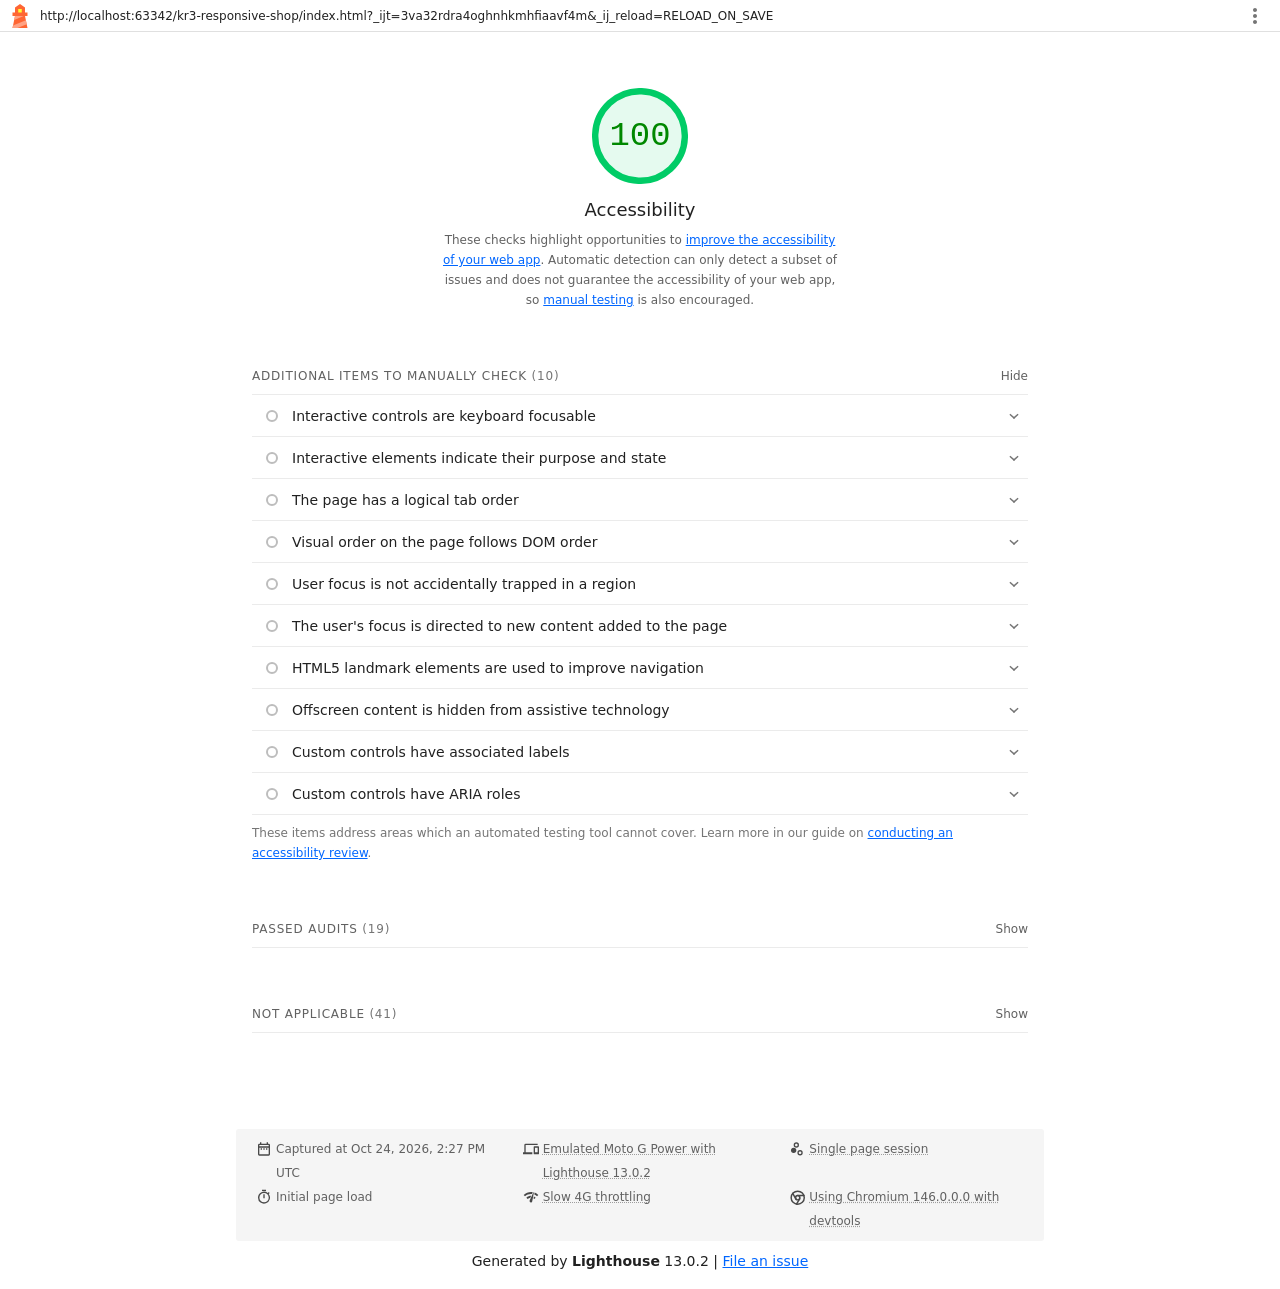
<file: lighthouse/accessibility-report-index.html>
<!--
@license
Copyright 2018 Google LLC
SPDX-License-Identifier: Apache-2.0
-->
<!doctype html>
<html lang="en">
<head>
  <meta charset="utf-8">
  <meta name="viewport" content="width=device-width, initial-scale=1, minimum-scale=1">
  <link rel="icon" href='data:image/svg+xml;utf8,<svg fill="none" xmlns="http://www.w3.org/2000/svg" viewBox="0 0 48 48"><path d="m14 7 10-7 10 7v10h5v7h-5l5 24H9l5-24H9v-7h5V7Z" fill="%23F63"/><path d="M31.561 24H14l-1.689 8.105L31.561 24ZM18.983 48H9l1.022-4.907L35.723 32.27l1.663 7.98L18.983 48Z" fill="%23FFA385"/><path fill="%23FF3" d="M20.5 10h7v7h-7z"/></svg>'>
  <title>Lighthouse Report</title>
  <style>body {margin: 0}</style>
</head>
<body>
  <noscript>Lighthouse report requires JavaScript. Please enable.</noscript>

  <div id="lh-log"></div>

  <script>window.__LIGHTHOUSE_JSON__ = {"lighthouseVersion":"13.0.2","requestedUrl":"http://localhost:63342/kr3-responsive-shop/index.html?_ijt=3va32rdra4oghnhkmhfiaavf4m&_ij_reload=RELOAD_ON_SAVE","mainDocumentUrl":"http://localhost:63342/kr3-responsive-shop/index.html?_ijt=3va32rdra4oghnhkmhfiaavf4m&_ij_reload=RELOAD_ON_SAVE","finalDisplayedUrl":"http://localhost:63342/kr3-responsive-shop/index.html?_ijt=3va32rdra4oghnhkmhfiaavf4m&_ij_reload=RELOAD_ON_SAVE","finalUrl":"http://localhost:63342/kr3-responsive-shop/index.html?_ijt=3va32rdra4oghnhkmhfiaavf4m&_ij_reload=RELOAD_ON_SAVE","fetchTime":"2026-10-24T14:27:49.334Z","gatherMode":"navigation","runtimeError":{"code":"PROTOCOL_TIMEOUT","message":"Waiting for DevTools protocol response has exceeded the allotted time. (Method: Runtime.evaluate)","errorStack":"LighthouseError: PROTOCOL_TIMEOUT\n    at devtools://devtools/bundled/third_party/lighthouse/lighthouse-dt-bundle.js:2149:26\n    at new Promise (\u003canonymous>)\n    at E1.sendCommand (devtools://devtools/bundled/third_party/lighthouse/lighthouse-dt-bundle.js:2148:1853)\n    at ExecutionContext._evaluateInContext (devtools://devtools/bundled/third_party/lighthouse/lighthouse-dt-bundle.js:1716:189)\n    at ExecutionContext.evaluateAsync (devtools://devtools/bundled/third_party/lighthouse/lighthouse-dt-bundle.js:1718:446)\n    at ExecutionContext.evaluate (devtools://devtools/bundled/third_party/lighthouse/lighthouse-dt-bundle.js:1721:23)\n    at rx._resizeViewport (devtools://devtools/bundled/third_party/lighthouse/lighthouse-dt-bundle.js:1742:468)\n    at async rx.getArtifact (devtools://devtools/bundled/third_party/lighthouse/lighthouse-dt-bundle.js:1743:694)\n    at async devtools://devtools/bundled/third_party/lighthouse/lighthouse-dt-bundle.js:2155:1176\n    at async collectPhaseArtifacts (devtools://devtools/bundled/third_party/lighthouse/lighthouse-dt-bundle.js:2155:1304)","artifactKey":"FullPageScreenshot"},"runWarnings":[],"userAgent":"Mozilla/5.0 (Macintosh; Intel Mac OS X 10_15_7) AppleWebKit/537.36 (KHTML, like Gecko) Chrome/146.0.0.0 Safari/537.36","environment":{"networkUserAgent":"Mozilla/5.0 (Linux; Android 11; moto g power (2022)) AppleWebKit/537.36 (KHTML, like Gecko) Chrome/146.0.0.0 Mobile Safari/537.36","hostUserAgent":"Mozilla/5.0 (Macintosh; Intel Mac OS X 10_15_7) AppleWebKit/537.36 (KHTML, like Gecko) Chrome/146.0.0.0 Safari/537.36","benchmarkIndex":2432,"credits":{"axe-core":"4.11.0"}},"audits":{"accesskeys":{"id":"accesskeys","title":"`[accesskey]` values are unique","description":"Access keys let users quickly focus a part of the page. For proper navigation, each access key must be unique. [Learn more about access keys](https://dequeuniversity.com/rules/axe/4.11/accesskeys).","score":null,"scoreDisplayMode":"notApplicable"},"aria-allowed-attr":{"id":"aria-allowed-attr","title":"`[aria-*]` attributes match their roles","description":"Each ARIA `role` supports a specific subset of `aria-*` attributes. Mismatching these invalidates the `aria-*` attributes. [Learn how to match ARIA attributes to their roles](https://dequeuniversity.com/rules/axe/4.11/aria-allowed-attr).","score":1,"scoreDisplayMode":"binary","details":{"type":"table","headings":[{"key":"node","valueType":"node","subItemsHeading":{"key":"relatedNode","valueType":"node"},"label":"Failing Elements"}],"items":[]}},"aria-allowed-role":{"id":"aria-allowed-role","title":"Uses ARIA roles only on compatible elements","description":"Many HTML elements can only be assigned certain ARIA roles. Using ARIA roles where they are not allowed can interfere with the accessibility of the web page. [Learn more about ARIA roles](https://dequeuniversity.com/rules/axe/4.11/aria-allowed-role).","score":null,"scoreDisplayMode":"notApplicable"},"aria-command-name":{"id":"aria-command-name","title":"`button`, `link`, and `menuitem` elements have accessible names","description":"When an element doesn't have an accessible name, screen readers announce it with a generic name, making it unusable for users who rely on screen readers. [Learn how to make command elements more accessible](https://dequeuniversity.com/rules/axe/4.11/aria-command-name).","score":null,"scoreDisplayMode":"notApplicable"},"aria-conditional-attr":{"id":"aria-conditional-attr","title":"ARIA attributes are used as specified for the element's role","description":"Some ARIA attributes are only allowed on an element under certain conditions. [Learn more about conditional ARIA attributes](https://dequeuniversity.com/rules/axe/4.11/aria-conditional-attr).","score":1,"scoreDisplayMode":"binary","details":{"type":"table","headings":[{"key":"node","valueType":"node","subItemsHeading":{"key":"relatedNode","valueType":"node"},"label":"Failing Elements"}],"items":[]}},"aria-deprecated-role":{"id":"aria-deprecated-role","title":"Deprecated ARIA roles were not used","description":"Deprecated ARIA roles may not be processed correctly by assistive technology. [Learn more about deprecated ARIA roles](https://dequeuniversity.com/rules/axe/4.11/aria-deprecated-role).","score":null,"scoreDisplayMode":"notApplicable"},"aria-dialog-name":{"id":"aria-dialog-name","title":"Elements with `role=\"dialog\"` or `role=\"alertdialog\"` have accessible names.","description":"ARIA dialog elements without accessible names may prevent screen readers users from discerning the purpose of these elements. [Learn how to make ARIA dialog elements more accessible](https://dequeuniversity.com/rules/axe/4.11/aria-dialog-name).","score":null,"scoreDisplayMode":"notApplicable"},"aria-hidden-body":{"id":"aria-hidden-body","title":"`[aria-hidden=\"true\"]` is not present on the document `\u003cbody>`","description":"Assistive technologies, like screen readers, work inconsistently when `aria-hidden=\"true\"` is set on the document `\u003cbody>`. [Learn how `aria-hidden` affects the document body](https://dequeuniversity.com/rules/axe/4.11/aria-hidden-body).","score":1,"scoreDisplayMode":"binary","details":{"type":"table","headings":[{"key":"node","valueType":"node","subItemsHeading":{"key":"relatedNode","valueType":"node"},"label":"Failing Elements"}],"items":[]}},"aria-hidden-focus":{"id":"aria-hidden-focus","title":"`[aria-hidden=\"true\"]` elements do not contain focusable descendents","description":"Focusable descendents within an `[aria-hidden=\"true\"]` element prevent those interactive elements from being available to users of assistive technologies like screen readers. [Learn how `aria-hidden` affects focusable elements](https://dequeuniversity.com/rules/axe/4.11/aria-hidden-focus).","score":null,"scoreDisplayMode":"notApplicable"},"aria-input-field-name":{"id":"aria-input-field-name","title":"ARIA input fields have accessible names","description":"When an input field doesn't have an accessible name, screen readers announce it with a generic name, making it unusable for users who rely on screen readers. [Learn more about input field labels](https://dequeuniversity.com/rules/axe/4.11/aria-input-field-name).","score":null,"scoreDisplayMode":"notApplicable"},"aria-meter-name":{"id":"aria-meter-name","title":"ARIA `meter` elements have accessible names","description":"When a meter element doesn't have an accessible name, screen readers announce it with a generic name, making it unusable for users who rely on screen readers. [Learn how to name `meter` elements](https://dequeuniversity.com/rules/axe/4.11/aria-meter-name).","score":null,"scoreDisplayMode":"notApplicable"},"aria-progressbar-name":{"id":"aria-progressbar-name","title":"ARIA `progressbar` elements have accessible names","description":"When a `progressbar` element doesn't have an accessible name, screen readers announce it with a generic name, making it unusable for users who rely on screen readers. [Learn how to label `progressbar` elements](https://dequeuniversity.com/rules/axe/4.11/aria-progressbar-name).","score":null,"scoreDisplayMode":"notApplicable"},"aria-prohibited-attr":{"id":"aria-prohibited-attr","title":"Elements use only permitted ARIA attributes","description":"Using ARIA attributes in roles where they are prohibited can mean that important information is not communicated to users of assistive technologies. [Learn more about prohibited ARIA roles](https://dequeuniversity.com/rules/axe/4.11/aria-prohibited-attr).","score":1,"scoreDisplayMode":"binary","details":{"type":"table","headings":[{"key":"node","valueType":"node","subItemsHeading":{"key":"relatedNode","valueType":"node"},"label":"Failing Elements"}],"items":[]}},"aria-required-attr":{"id":"aria-required-attr","title":"`[role]`s have all required `[aria-*]` attributes","description":"Some ARIA roles have required attributes that describe the state of the element to screen readers. [Learn more about roles and required attributes](https://dequeuniversity.com/rules/axe/4.11/aria-required-attr).","score":null,"scoreDisplayMode":"notApplicable"},"aria-required-children":{"id":"aria-required-children","title":"Elements with an ARIA `[role]` that require children to contain a specific `[role]` have all required children.","description":"Some ARIA parent roles must contain specific child roles to perform their intended accessibility functions. [Learn more about roles and required children elements](https://dequeuniversity.com/rules/axe/4.11/aria-required-children).","score":null,"scoreDisplayMode":"notApplicable"},"aria-required-parent":{"id":"aria-required-parent","title":"`[role]`s are contained by their required parent element","description":"Some ARIA child roles must be contained by specific parent roles to properly perform their intended accessibility functions. [Learn more about ARIA roles and required parent element](https://dequeuniversity.com/rules/axe/4.11/aria-required-parent).","score":null,"scoreDisplayMode":"notApplicable"},"aria-roles":{"id":"aria-roles","title":"`[role]` values are valid","description":"ARIA roles must have valid values in order to perform their intended accessibility functions. [Learn more about valid ARIA roles](https://dequeuniversity.com/rules/axe/4.11/aria-roles).","score":null,"scoreDisplayMode":"notApplicable"},"aria-text":{"id":"aria-text","title":"Elements with the `role=text` attribute do not have focusable descendents.","description":"Adding `role=text` around a text node split by markup enables VoiceOver to treat it as one phrase, but the element's focusable descendents will not be announced. [Learn more about the `role=text` attribute](https://dequeuniversity.com/rules/axe/4.11/aria-text).","score":null,"scoreDisplayMode":"notApplicable"},"aria-toggle-field-name":{"id":"aria-toggle-field-name","title":"ARIA toggle fields have accessible names","description":"When a toggle field doesn't have an accessible name, screen readers announce it with a generic name, making it unusable for users who rely on screen readers. [Learn more about toggle fields](https://dequeuniversity.com/rules/axe/4.11/aria-toggle-field-name).","score":null,"scoreDisplayMode":"notApplicable"},"aria-tooltip-name":{"id":"aria-tooltip-name","title":"ARIA `tooltip` elements have accessible names","description":"When a tooltip element doesn't have an accessible name, screen readers announce it with a generic name, making it unusable for users who rely on screen readers. [Learn how to name `tooltip` elements](https://dequeuniversity.com/rules/axe/4.11/aria-tooltip-name).","score":null,"scoreDisplayMode":"notApplicable"},"aria-treeitem-name":{"id":"aria-treeitem-name","title":"ARIA `treeitem` elements have accessible names","description":"When a `treeitem` element doesn't have an accessible name, screen readers announce it with a generic name, making it unusable for users who rely on screen readers. [Learn more about labeling `treeitem` elements](https://dequeuniversity.com/rules/axe/4.11/aria-treeitem-name).","score":null,"scoreDisplayMode":"notApplicable"},"aria-valid-attr-value":{"id":"aria-valid-attr-value","title":"`[aria-*]` attributes have valid values","description":"Assistive technologies, like screen readers, can't interpret ARIA attributes with invalid values. [Learn more about valid values for ARIA attributes](https://dequeuniversity.com/rules/axe/4.11/aria-valid-attr-value).","score":1,"scoreDisplayMode":"binary","details":{"type":"table","headings":[{"key":"node","valueType":"node","subItemsHeading":{"key":"relatedNode","valueType":"node"},"label":"Failing Elements"}],"items":[]}},"aria-valid-attr":{"id":"aria-valid-attr","title":"`[aria-*]` attributes are valid and not misspelled","description":"Assistive technologies, like screen readers, can't interpret ARIA attributes with invalid names. [Learn more about valid ARIA attributes](https://dequeuniversity.com/rules/axe/4.11/aria-valid-attr).","score":1,"scoreDisplayMode":"binary","details":{"type":"table","headings":[{"key":"node","valueType":"node","subItemsHeading":{"key":"relatedNode","valueType":"node"},"label":"Failing Elements"}],"items":[]}},"button-name":{"id":"button-name","title":"Buttons have an accessible name","description":"When a button doesn't have an accessible name, screen readers announce it as \"button\", making it unusable for users who rely on screen readers. [Learn how to make buttons more accessible](https://dequeuniversity.com/rules/axe/4.11/button-name).","score":1,"scoreDisplayMode":"binary","details":{"type":"table","headings":[{"key":"node","valueType":"node","subItemsHeading":{"key":"relatedNode","valueType":"node"},"label":"Failing Elements"}],"items":[]}},"bypass":{"id":"bypass","title":"The page contains a heading, skip link, or landmark region","description":"Adding ways to bypass repetitive content lets keyboard users navigate the page more efficiently. [Learn more about bypass blocks](https://dequeuniversity.com/rules/axe/4.11/bypass).","score":null,"scoreDisplayMode":"notApplicable"},"color-contrast":{"id":"color-contrast","title":"Background and foreground colors have a sufficient contrast ratio","description":"Low-contrast text is difficult or impossible for many users to read. [Learn how to provide sufficient color contrast](https://dequeuniversity.com/rules/axe/4.11/color-contrast).","score":1,"scoreDisplayMode":"binary","details":{"type":"table","headings":[{"key":"node","valueType":"node","subItemsHeading":{"key":"relatedNode","valueType":"node"},"label":"Failing Elements"}],"items":[]}},"definition-list":{"id":"definition-list","title":"`\u003cdl>`'s contain only properly-ordered `\u003cdt>` and `\u003cdd>` groups, `\u003cscript>`, `\u003ctemplate>` or `\u003cdiv>` elements.","description":"When definition lists are not properly marked up, screen readers may produce confusing or inaccurate output. [Learn how to structure definition lists correctly](https://dequeuniversity.com/rules/axe/4.11/definition-list).","score":null,"scoreDisplayMode":"notApplicable"},"dlitem":{"id":"dlitem","title":"Definition list items are wrapped in `\u003cdl>` elements","description":"Definition list items (`\u003cdt>` and `\u003cdd>`) must be wrapped in a parent `\u003cdl>` element to ensure that screen readers can properly announce them. [Learn how to structure definition lists correctly](https://dequeuniversity.com/rules/axe/4.11/dlitem).","score":null,"scoreDisplayMode":"notApplicable"},"document-title":{"id":"document-title","title":"Document has a `\u003ctitle>` element","description":"The title gives screen reader users an overview of the page, and search engine users rely on it heavily to determine if a page is relevant to their search. [Learn more about document titles](https://dequeuniversity.com/rules/axe/4.11/document-title).","score":1,"scoreDisplayMode":"binary","details":{"type":"table","headings":[{"key":"node","valueType":"node","subItemsHeading":{"key":"relatedNode","valueType":"node"},"label":"Failing Elements"}],"items":[]}},"duplicate-id-aria":{"id":"duplicate-id-aria","title":"ARIA IDs are unique","description":"The value of an ARIA ID must be unique to prevent other instances from being overlooked by assistive technologies. [Learn how to fix duplicate ARIA IDs](https://dequeuniversity.com/rules/axe/4.11/duplicate-id-aria).","score":null,"scoreDisplayMode":"notApplicable"},"empty-heading":{"id":"empty-heading","title":"All heading elements contain content.","description":"A heading with no content or inaccessible text prevent screen reader users from accessing information on the page's structure. [Learn more about headings](https://dequeuniversity.com/rules/axe/4.11/empty-heading).","score":null,"scoreDisplayMode":"notApplicable"},"form-field-multiple-labels":{"id":"form-field-multiple-labels","title":"No form fields have multiple labels","description":"Form fields with multiple labels can be confusingly announced by assistive technologies like screen readers which use either the first, the last, or all of the labels. [Learn how to use form labels](https://dequeuniversity.com/rules/axe/4.11/form-field-multiple-labels).","score":null,"scoreDisplayMode":"notApplicable"},"frame-title":{"id":"frame-title","title":"`\u003cframe>` or `\u003ciframe>` elements have a title","description":"Screen reader users rely on frame titles to describe the contents of frames. [Learn more about frame titles](https://dequeuniversity.com/rules/axe/4.11/frame-title).","score":null,"scoreDisplayMode":"notApplicable"},"heading-order":{"id":"heading-order","title":"Heading elements appear in a sequentially-descending order","description":"Properly ordered headings that do not skip levels convey the semantic structure of the page, making it easier to navigate and understand when using assistive technologies. [Learn more about heading order](https://dequeuniversity.com/rules/axe/4.11/heading-order).","score":1,"scoreDisplayMode":"binary","details":{"type":"table","headings":[{"key":"node","valueType":"node","subItemsHeading":{"key":"relatedNode","valueType":"node"},"label":"Failing Elements"}],"items":[]}},"html-has-lang":{"id":"html-has-lang","title":"`\u003chtml>` element has a `[lang]` attribute","description":"If a page doesn't specify a `lang` attribute, a screen reader assumes that the page is in the default language that the user chose when setting up the screen reader. If the page isn't actually in the default language, then the screen reader might not announce the page's text correctly. [Learn more about the `lang` attribute](https://dequeuniversity.com/rules/axe/4.11/html-has-lang).","score":1,"scoreDisplayMode":"binary","details":{"type":"table","headings":[{"key":"node","valueType":"node","subItemsHeading":{"key":"relatedNode","valueType":"node"},"label":"Failing Elements"}],"items":[]}},"html-lang-valid":{"id":"html-lang-valid","title":"`\u003chtml>` element has a valid value for its `[lang]` attribute","description":"Specifying a valid [BCP 47 language](https://www.w3.org/International/questions/qa-choosing-language-tags#question) helps screen readers announce text properly. [Learn how to use the `lang` attribute](https://dequeuniversity.com/rules/axe/4.11/html-lang-valid).","score":1,"scoreDisplayMode":"binary","details":{"type":"table","headings":[{"key":"node","valueType":"node","subItemsHeading":{"key":"relatedNode","valueType":"node"},"label":"Failing Elements"}],"items":[]}},"html-xml-lang-mismatch":{"id":"html-xml-lang-mismatch","title":"`\u003chtml>` element has an `[xml:lang]` attribute with the same base language as the `[lang]` attribute.","description":"If the webpage does not specify a consistent language, then the screen reader might not announce the page's text correctly. [Learn more about the `lang` attribute](https://dequeuniversity.com/rules/axe/4.11/html-xml-lang-mismatch).","score":null,"scoreDisplayMode":"notApplicable"},"identical-links-same-purpose":{"id":"identical-links-same-purpose","title":"Identical links have the same purpose.","description":"Links with the same destination should have the same description, to help users understand the link's purpose and decide whether to follow it. [Learn more about identical links](https://dequeuniversity.com/rules/axe/4.11/identical-links-same-purpose).","score":null,"scoreDisplayMode":"notApplicable"},"image-alt":{"id":"image-alt","title":"Image elements have `[alt]` attributes","description":"Informative elements should aim for short, descriptive alternate text. Decorative elements can be ignored with an empty alt attribute. [Learn more about the `alt` attribute](https://dequeuniversity.com/rules/axe/4.11/image-alt).","score":null,"scoreDisplayMode":"notApplicable"},"image-redundant-alt":{"id":"image-redundant-alt","title":"Image elements do not have `[alt]` attributes that are redundant text.","description":"Informative elements should aim for short, descriptive alternative text. Alternative text that is exactly the same as the text adjacent to the link or image is potentially confusing for screen reader users, because the text will be read twice. [Learn more about the `alt` attribute](https://dequeuniversity.com/rules/axe/4.11/image-redundant-alt).","score":null,"scoreDisplayMode":"notApplicable"},"input-button-name":{"id":"input-button-name","title":"Input buttons have discernible text.","description":"Adding discernable and accessible text to input buttons may help screen reader users understand the purpose of the input button. [Learn more about input buttons](https://dequeuniversity.com/rules/axe/4.11/input-button-name).","score":null,"scoreDisplayMode":"notApplicable"},"input-image-alt":{"id":"input-image-alt","title":"`\u003cinput type=\"image\">` elements have `[alt]` text","description":"When an image is being used as an `\u003cinput>` button, providing alternative text can help screen reader users understand the purpose of the button. [Learn about input image alt text](https://dequeuniversity.com/rules/axe/4.11/input-image-alt).","score":null,"scoreDisplayMode":"notApplicable"},"label-content-name-mismatch":{"id":"label-content-name-mismatch","title":"Elements with visible text labels have matching accessible names.","description":"Visible text labels that do not match the accessible name can result in a confusing experience for screen reader users. [Learn more about accessible names](https://dequeuniversity.com/rules/axe/4.11/label-content-name-mismatch).","score":null,"scoreDisplayMode":"notApplicable"},"label":{"id":"label","title":"Form elements have associated labels","description":"Labels ensure that form controls are announced properly by assistive technologies, like screen readers. [Learn more about form element labels](https://dequeuniversity.com/rules/axe/4.11/label).","score":null,"scoreDisplayMode":"notApplicable"},"landmark-one-main":{"id":"landmark-one-main","title":"Document has a main landmark.","description":"One main landmark helps screen reader users navigate a web page. [Learn more about landmarks](https://dequeuniversity.com/rules/axe/4.11/landmark-one-main).","score":1,"scoreDisplayMode":"binary","details":{"type":"table","headings":[{"key":"node","valueType":"node","subItemsHeading":{"key":"relatedNode","valueType":"node"},"label":"Failing Elements"}],"items":[]}},"link-name":{"id":"link-name","title":"Links have a discernible name","description":"Link text (and alternate text for images, when used as links) that is discernible, unique, and focusable improves the navigation experience for screen reader users. [Learn how to make links accessible](https://dequeuniversity.com/rules/axe/4.11/link-name).","score":1,"scoreDisplayMode":"binary","details":{"type":"table","headings":[{"key":"node","valueType":"node","subItemsHeading":{"key":"relatedNode","valueType":"node"},"label":"Failing Elements"}],"items":[]}},"link-in-text-block":{"id":"link-in-text-block","title":"Links are distinguishable without relying on color.","description":"Low-contrast text is difficult or impossible for many users to read. Link text that is discernible improves the experience for users with low vision. [Learn how to make links distinguishable](https://dequeuniversity.com/rules/axe/4.11/link-in-text-block).","score":null,"scoreDisplayMode":"notApplicable"},"list":{"id":"list","title":"Lists contain only `\u003cli>` elements and script supporting elements (`\u003cscript>` and `\u003ctemplate>`).","description":"Screen readers have a specific way of announcing lists. Ensuring proper list structure aids screen reader output. [Learn more about proper list structure](https://dequeuniversity.com/rules/axe/4.11/list).","score":1,"scoreDisplayMode":"binary","details":{"type":"table","headings":[{"key":"node","valueType":"node","subItemsHeading":{"key":"relatedNode","valueType":"node"},"label":"Failing Elements"}],"items":[]}},"listitem":{"id":"listitem","title":"List items (`\u003cli>`) are contained within `\u003cul>`, `\u003col>` or `\u003cmenu>` parent elements","description":"Screen readers require list items (`\u003cli>`) to be contained within a parent `\u003cul>`, `\u003col>` or `\u003cmenu>` to be announced properly. [Learn more about proper list structure](https://dequeuniversity.com/rules/axe/4.11/listitem).","score":1,"scoreDisplayMode":"binary","details":{"type":"table","headings":[{"key":"node","valueType":"node","subItemsHeading":{"key":"relatedNode","valueType":"node"},"label":"Failing Elements"}],"items":[]}},"meta-refresh":{"id":"meta-refresh","title":"The document does not use `\u003cmeta http-equiv=\"refresh\">`","description":"Users do not expect a page to refresh automatically, and doing so will move focus back to the top of the page. This may create a frustrating or confusing experience. [Learn more about the refresh meta tag](https://dequeuniversity.com/rules/axe/4.11/meta-refresh).","score":null,"scoreDisplayMode":"notApplicable"},"meta-viewport":{"id":"meta-viewport","title":"`[user-scalable=\"no\"]` is not used in the `\u003cmeta name=\"viewport\">` element and the `[maximum-scale]` attribute is not less than 5.","description":"Disabling zooming is problematic for users with low vision who rely on screen magnification to properly see the contents of a web page. [Learn more about the viewport meta tag](https://dequeuniversity.com/rules/axe/4.11/meta-viewport).","score":1,"scoreDisplayMode":"binary","details":{"type":"table","headings":[{"key":"node","valueType":"node","subItemsHeading":{"key":"relatedNode","valueType":"node"},"label":"Failing Elements"}],"items":[]}},"object-alt":{"id":"object-alt","title":"`\u003cobject>` elements have alternate text","description":"Screen readers cannot translate non-text content. Adding alternate text to `\u003cobject>` elements helps screen readers convey meaning to users. [Learn more about alt text for `object` elements](https://dequeuniversity.com/rules/axe/4.11/object-alt).","score":null,"scoreDisplayMode":"notApplicable"},"select-name":{"id":"select-name","title":"Select elements have associated label elements.","description":"Form elements without effective labels can create frustrating experiences for screen reader users. [Learn more about the `select` element](https://dequeuniversity.com/rules/axe/4.11/select-name).","score":null,"scoreDisplayMode":"notApplicable"},"skip-link":{"id":"skip-link","title":"Skip links are focusable.","description":"Including a skip link can help users skip to the main content to save time. [Learn more about skip links](https://dequeuniversity.com/rules/axe/4.11/skip-link).","score":1,"scoreDisplayMode":"binary","details":{"type":"table","headings":[{"key":"node","valueType":"node","subItemsHeading":{"key":"relatedNode","valueType":"node"},"label":"Failing Elements"}],"items":[]}},"tabindex":{"id":"tabindex","title":"No element has a `[tabindex]` value greater than 0","description":"A value greater than 0 implies an explicit navigation ordering. Although technically valid, this often creates frustrating experiences for users who rely on assistive technologies. [Learn more about the `tabindex` attribute](https://dequeuniversity.com/rules/axe/4.11/tabindex).","score":null,"scoreDisplayMode":"notApplicable"},"table-duplicate-name":{"id":"table-duplicate-name","title":"Tables have different content in the summary attribute and `\u003ccaption>`.","description":"The summary attribute should describe the table structure, while `\u003ccaption>` should have the onscreen title. Accurate table mark-up helps users of screen readers. [Learn more about summary and caption](https://dequeuniversity.com/rules/axe/4.11/table-duplicate-name).","score":null,"scoreDisplayMode":"notApplicable"},"table-fake-caption":{"id":"table-fake-caption","title":"Tables use `\u003ccaption>` instead of cells with the `[colspan]` attribute to indicate a caption.","description":"Screen readers have features to make navigating tables easier. Ensuring that tables use the actual caption element instead of cells with the `[colspan]` attribute may improve the experience for screen reader users. [Learn more about captions](https://dequeuniversity.com/rules/axe/4.11/table-fake-caption).","score":null,"scoreDisplayMode":"notApplicable"},"target-size":{"id":"target-size","title":"Touch targets have sufficient size and spacing.","description":"Touch targets with sufficient size and spacing help users who may have difficulty targeting small controls to activate the targets. [Learn more about touch targets](https://dequeuniversity.com/rules/axe/4.11/target-size).","score":1,"scoreDisplayMode":"binary","details":{"type":"table","headings":[{"key":"node","valueType":"node","subItemsHeading":{"key":"relatedNode","valueType":"node"},"label":"Failing Elements"}],"items":[]}},"td-has-header":{"id":"td-has-header","title":"`\u003ctd>` elements in a large `\u003ctable>` have one or more table headers.","description":"Screen readers have features to make navigating tables easier. Ensuring that `\u003ctd>` elements in a large table (3 or more cells in width and height) have an associated table header may improve the experience for screen reader users. [Learn more about table headers](https://dequeuniversity.com/rules/axe/4.11/td-has-header).","score":null,"scoreDisplayMode":"notApplicable"},"td-headers-attr":{"id":"td-headers-attr","title":"Cells in a `\u003ctable>` element that use the `[headers]` attribute refer to table cells within the same table.","description":"Screen readers have features to make navigating tables easier. Ensuring `\u003ctd>` cells using the `[headers]` attribute only refer to other cells in the same table may improve the experience for screen reader users. [Learn more about the `headers` attribute](https://dequeuniversity.com/rules/axe/4.11/td-headers-attr).","score":null,"scoreDisplayMode":"notApplicable"},"th-has-data-cells":{"id":"th-has-data-cells","title":"`\u003cth>` elements and elements with `[role=\"columnheader\"/\"rowheader\"]` have data cells they describe.","description":"Screen readers have features to make navigating tables easier. Ensuring table headers always refer to some set of cells may improve the experience for screen reader users. [Learn more about table headers](https://dequeuniversity.com/rules/axe/4.11/th-has-data-cells).","score":null,"scoreDisplayMode":"notApplicable"},"valid-lang":{"id":"valid-lang","title":"`[lang]` attributes have a valid value","description":"Specifying a valid [BCP 47 language](https://www.w3.org/International/questions/qa-choosing-language-tags#question) on elements helps ensure that text is pronounced correctly by a screen reader. [Learn how to use the `lang` attribute](https://dequeuniversity.com/rules/axe/4.11/valid-lang).","score":null,"scoreDisplayMode":"notApplicable"},"video-caption":{"id":"video-caption","title":"`\u003cvideo>` elements contain a `\u003ctrack>` element with `[kind=\"captions\"]`","description":"When a video provides a caption it is easier for deaf and hearing impaired users to access its information. [Learn more about video captions](https://dequeuniversity.com/rules/axe/4.11/video-caption).","score":null,"scoreDisplayMode":"notApplicable"},"custom-controls-labels":{"id":"custom-controls-labels","title":"Custom controls have associated labels","description":"Custom interactive controls have associated labels, provided by aria-label or aria-labelledby. [Learn more about custom controls and labels](https://developer.chrome.com/docs/lighthouse/accessibility/custom-controls-labels/).","score":null,"scoreDisplayMode":"manual"},"custom-controls-roles":{"id":"custom-controls-roles","title":"Custom controls have ARIA roles","description":"Custom interactive controls have appropriate ARIA roles. [Learn how to add roles to custom controls](https://developer.chrome.com/docs/lighthouse/accessibility/custom-control-roles/).","score":null,"scoreDisplayMode":"manual"},"focus-traps":{"id":"focus-traps","title":"User focus is not accidentally trapped in a region","description":"A user can tab into and out of any control or region without accidentally trapping their focus. [Learn how to avoid focus traps](https://developer.chrome.com/docs/lighthouse/accessibility/focus-traps/).","score":null,"scoreDisplayMode":"manual"},"focusable-controls":{"id":"focusable-controls","title":"Interactive controls are keyboard focusable","description":"Custom interactive controls are keyboard focusable and display a focus indicator. [Learn how to make custom controls focusable](https://developer.chrome.com/docs/lighthouse/accessibility/focusable-controls/).","score":null,"scoreDisplayMode":"manual"},"interactive-element-affordance":{"id":"interactive-element-affordance","title":"Interactive elements indicate their purpose and state","description":"Interactive elements, such as links and buttons, should indicate their state and be distinguishable from non-interactive elements. [Learn how to decorate interactive elements with affordance hints](https://developer.chrome.com/docs/lighthouse/accessibility/interactive-element-affordance/).","score":null,"scoreDisplayMode":"manual"},"logical-tab-order":{"id":"logical-tab-order","title":"The page has a logical tab order","description":"Tabbing through the page follows the visual layout. Users cannot focus elements that are offscreen. [Learn more about logical tab ordering](https://developer.chrome.com/docs/lighthouse/accessibility/logical-tab-order/).","score":null,"scoreDisplayMode":"manual"},"managed-focus":{"id":"managed-focus","title":"The user's focus is directed to new content added to the page","description":"If new content, such as a dialog, is added to the page, the user's focus is directed to it. [Learn how to direct focus to new content](https://developer.chrome.com/docs/lighthouse/accessibility/managed-focus/).","score":null,"scoreDisplayMode":"manual"},"offscreen-content-hidden":{"id":"offscreen-content-hidden","title":"Offscreen content is hidden from assistive technology","description":"Offscreen content is hidden with display: none or aria-hidden=true. [Learn how to properly hide offscreen content](https://developer.chrome.com/docs/lighthouse/accessibility/offscreen-content-hidden/).","score":null,"scoreDisplayMode":"manual"},"use-landmarks":{"id":"use-landmarks","title":"HTML5 landmark elements are used to improve navigation","description":"Landmark elements (`\u003cmain>`, `\u003cnav>`, etc.) are used to improve the keyboard navigation of the page for assistive technology. [Learn more about landmark elements](https://developer.chrome.com/docs/lighthouse/accessibility/use-landmarks/).","score":null,"scoreDisplayMode":"manual"},"visual-order-follows-dom":{"id":"visual-order-follows-dom","title":"Visual order on the page follows DOM order","description":"DOM order matches the visual order, improving navigation for assistive technology. [Learn more about DOM and visual ordering](https://developer.chrome.com/docs/lighthouse/accessibility/visual-order-follows-dom/).","score":null,"scoreDisplayMode":"manual"}},"configSettings":{"output":"json","maxWaitForFcp":30000,"maxWaitForLoad":45000,"pauseAfterFcpMs":1000,"pauseAfterLoadMs":1000,"networkQuietThresholdMs":1000,"cpuQuietThresholdMs":1000,"formFactor":"mobile","throttling":{"rttMs":150,"throughputKbps":1638.4,"requestLatencyMs":562.5,"downloadThroughputKbps":1474.5600000000002,"uploadThroughputKbps":675,"cpuSlowdownMultiplier":4},"throttlingMethod":"simulate","screenEmulation":{"mobile":true,"width":412,"height":823,"deviceScaleFactor":1.75,"disabled":true},"emulatedUserAgent":"Mozilla/5.0 (Linux; Android 11; moto g power (2022)) AppleWebKit/537.36 (KHTML, like Gecko) Chrome/136.0.0.0 Mobile Safari/537.36","auditMode":false,"gatherMode":false,"clearStorageTypes":["file_systems","shader_cache","service_workers","cache_storage"],"disableStorageReset":false,"debugNavigation":false,"channel":"devtools","usePassiveGathering":false,"disableFullPageScreenshot":false,"skipAboutBlank":false,"blankPage":"about:blank","ignoreStatusCode":true,"locale":"en-US","blockedUrlPatterns":null,"additionalTraceCategories":"","extraHeaders":null,"precomputedLanternData":null,"onlyAudits":null,"onlyCategories":["accessibility"],"skipAudits":null},"categories":{"accessibility":{"title":"Accessibility","description":"These checks highlight opportunities to [improve the accessibility of your web app](https://developer.chrome.com/docs/lighthouse/accessibility/). Automatic detection can only detect a subset of issues and does not guarantee the accessibility of your web app, so [manual testing](https://web.dev/articles/how-to-review) is also encouraged.","manualDescription":"These items address areas which an automated testing tool cannot cover. Learn more in our guide on [conducting an accessibility review](https://web.dev/articles/how-to-review).","supportedModes":["navigation","snapshot"],"auditRefs":[{"id":"accesskeys","weight":0,"group":"a11y-navigation"},{"id":"aria-allowed-attr","weight":10,"group":"a11y-aria"},{"id":"aria-command-name","weight":0,"group":"a11y-aria"},{"id":"aria-conditional-attr","weight":7,"group":"a11y-aria"},{"id":"aria-deprecated-role","weight":0,"group":"a11y-aria"},{"id":"aria-dialog-name","weight":0,"group":"a11y-aria"},{"id":"aria-hidden-body","weight":10,"group":"a11y-aria"},{"id":"aria-hidden-focus","weight":0,"group":"a11y-aria"},{"id":"aria-input-field-name","weight":0,"group":"a11y-aria"},{"id":"aria-meter-name","weight":0,"group":"a11y-aria"},{"id":"aria-progressbar-name","weight":0,"group":"a11y-aria"},{"id":"aria-prohibited-attr","weight":7,"group":"a11y-aria"},{"id":"aria-required-attr","weight":0,"group":"a11y-aria"},{"id":"aria-required-children","weight":0,"group":"a11y-aria"},{"id":"aria-required-parent","weight":0,"group":"a11y-aria"},{"id":"aria-roles","weight":0,"group":"a11y-aria"},{"id":"aria-text","weight":0,"group":"a11y-aria"},{"id":"aria-toggle-field-name","weight":0,"group":"a11y-aria"},{"id":"aria-tooltip-name","weight":0,"group":"a11y-aria"},{"id":"aria-treeitem-name","weight":0,"group":"a11y-aria"},{"id":"aria-valid-attr-value","weight":10,"group":"a11y-aria"},{"id":"aria-valid-attr","weight":10,"group":"a11y-aria"},{"id":"button-name","weight":10,"group":"a11y-names-labels"},{"id":"bypass","weight":0,"group":"a11y-navigation"},{"id":"color-contrast","weight":7,"group":"a11y-color-contrast"},{"id":"definition-list","weight":0,"group":"a11y-tables-lists"},{"id":"dlitem","weight":0,"group":"a11y-tables-lists"},{"id":"document-title","weight":7,"group":"a11y-names-labels"},{"id":"duplicate-id-aria","weight":0,"group":"a11y-aria"},{"id":"form-field-multiple-labels","weight":0,"group":"a11y-names-labels"},{"id":"frame-title","weight":0,"group":"a11y-names-labels"},{"id":"heading-order","weight":3,"group":"a11y-navigation"},{"id":"html-has-lang","weight":7,"group":"a11y-language"},{"id":"html-lang-valid","weight":7,"group":"a11y-language"},{"id":"html-xml-lang-mismatch","weight":0,"group":"a11y-language"},{"id":"image-alt","weight":0,"group":"a11y-names-labels"},{"id":"input-button-name","weight":0,"group":"a11y-names-labels"},{"id":"input-image-alt","weight":0,"group":"a11y-names-labels"},{"id":"label","weight":0,"group":"a11y-names-labels"},{"id":"link-in-text-block","weight":0,"group":"a11y-color-contrast"},{"id":"link-name","weight":7,"group":"a11y-names-labels"},{"id":"list","weight":7,"group":"a11y-tables-lists"},{"id":"listitem","weight":7,"group":"a11y-tables-lists"},{"id":"meta-refresh","weight":0,"group":"a11y-best-practices"},{"id":"meta-viewport","weight":10,"group":"a11y-best-practices"},{"id":"object-alt","weight":0,"group":"a11y-names-labels"},{"id":"select-name","weight":0,"group":"a11y-names-labels"},{"id":"skip-link","weight":3,"group":"a11y-names-labels"},{"id":"tabindex","weight":0,"group":"a11y-navigation"},{"id":"target-size","weight":7,"group":"a11y-best-practices"},{"id":"td-headers-attr","weight":0,"group":"a11y-tables-lists"},{"id":"th-has-data-cells","weight":0,"group":"a11y-tables-lists"},{"id":"valid-lang","weight":0,"group":"a11y-language"},{"id":"video-caption","weight":0,"group":"a11y-audio-video"},{"id":"landmark-one-main","weight":3,"group":"a11y-best-practices"},{"id":"focusable-controls","weight":0},{"id":"interactive-element-affordance","weight":0},{"id":"logical-tab-order","weight":0},{"id":"visual-order-follows-dom","weight":0},{"id":"focus-traps","weight":0},{"id":"managed-focus","weight":0},{"id":"use-landmarks","weight":0},{"id":"offscreen-content-hidden","weight":0},{"id":"custom-controls-labels","weight":0},{"id":"custom-controls-roles","weight":0},{"id":"table-duplicate-name","weight":0,"group":"a11y-best-practices"},{"id":"empty-heading","weight":0,"group":"a11y-best-practices"},{"id":"aria-allowed-role","weight":0,"group":"a11y-best-practices"},{"id":"image-redundant-alt","weight":0,"group":"a11y-names-labels"},{"id":"identical-links-same-purpose","weight":0,"group":"a11y-best-practices"},{"id":"label-content-name-mismatch","weight":0,"group":"hidden"},{"id":"table-fake-caption","weight":0,"group":"hidden"},{"id":"td-has-header","weight":0,"group":"hidden"}],"id":"accessibility","score":1}},"categoryGroups":{"metrics":{"title":"Metrics"},"insights":{"title":"Insights","description":"These insights are also available in the Chrome DevTools Performance Panel - [record a trace](https://developer.chrome.com/docs/devtools/performance/reference) to view more detailed information."},"diagnostics":{"title":"Diagnostics","description":"More information about the performance of your application. These numbers don't [directly affect](https://developer.chrome.com/docs/lighthouse/performance/performance-scoring/) the Performance score."},"a11y-best-practices":{"title":"Best practices","description":"These items highlight common accessibility best practices."},"a11y-color-contrast":{"title":"Contrast","description":"These are opportunities to improve the legibility of your content."},"a11y-names-labels":{"title":"Names and labels","description":"These are opportunities to improve the semantics of the controls in your application. This may enhance the experience for users of assistive technology, like a screen reader."},"a11y-navigation":{"title":"Navigation","description":"These are opportunities to improve keyboard navigation in your application."},"a11y-aria":{"title":"ARIA","description":"These are opportunities to improve the usage of ARIA in your application which may enhance the experience for users of assistive technology, like a screen reader."},"a11y-language":{"title":"Internationalization and localization","description":"These are opportunities to improve the interpretation of your content by users in different locales."},"a11y-audio-video":{"title":"Audio and video","description":"These are opportunities to provide alternative content for audio and video. This may improve the experience for users with hearing or vision impairments."},"a11y-tables-lists":{"title":"Tables and lists","description":"These are opportunities to improve the experience of reading tabular or list data using assistive technology, like a screen reader."},"seo-mobile":{"title":"Mobile Friendly","description":"Make sure your pages are mobile friendly so users don’t have to pinch or zoom in order to read the content pages. [Learn how to make pages mobile-friendly](https://developers.google.com/search/mobile-sites/)."},"seo-content":{"title":"Content Best Practices","description":"Format your HTML in a way that enables crawlers to better understand your app’s content."},"seo-crawl":{"title":"Crawling and Indexing","description":"To appear in search results, crawlers need access to your app."},"best-practices-trust-safety":{"title":"Trust and Safety"},"best-practices-ux":{"title":"User Experience"},"best-practices-browser-compat":{"title":"Browser Compatibility"},"best-practices-general":{"title":"General"},"hidden":{"title":""}},"stackPacks":[],"entities":[{"name":"localhost","origins":["http://localhost:63342"],"isFirstParty":true,"isUnrecognized":true}],"timing":{"entries":[{"startTime":88.7,"name":"lh:config","duration":111.6,"entryType":"measure"},{"startTime":89.2,"name":"lh:config:resolveArtifactsToDefns","duration":0.6,"entryType":"measure"},{"startTime":200.3,"name":"lh:runner:gather","duration":64583.8,"entryType":"measure"},{"startTime":200.4,"name":"lh:driver:connect","duration":8.7,"entryType":"measure"},{"startTime":209.1,"name":"lh:driver:navigate","duration":36.7,"entryType":"measure"},{"startTime":246,"name":"lh:gather:getBenchmarkIndex","duration":1005.6,"entryType":"measure"},{"startTime":1251.6,"name":"lh:gather:getVersion","duration":0.6,"entryType":"measure"},{"startTime":1252.4,"name":"lh:gather:getDevicePixelRatio","duration":0.7,"entryType":"measure"},{"startTime":1253.4,"name":"lh:prepare:navigationMode","duration":21.3,"entryType":"measure"},{"startTime":1254,"name":"lh:gather:getVersion","duration":0.2,"entryType":"measure"},{"startTime":1258.6,"name":"lh:storage:clearDataForOrigin","duration":3.1,"entryType":"measure"},{"startTime":1261.7,"name":"lh:storage:clearBrowserCaches","duration":12.6,"entryType":"measure"},{"startTime":1274.4,"name":"lh:gather:prepareThrottlingAndNetwork","duration":0.3,"entryType":"measure"},{"startTime":1276.9,"name":"lh:driver:navigate","duration":2378.6,"entryType":"measure"},{"startTime":3658.2,"name":"lh:computed:NetworkRecords","duration":0.7,"entryType":"measure"},{"startTime":3659.3,"name":"lh:gather:getArtifact:DevtoolsLog","duration":0.1,"entryType":"measure"},{"startTime":3659.5,"name":"lh:gather:getArtifact:Accessibility","duration":109,"entryType":"measure"},{"startTime":3768.5,"name":"lh:gather:getArtifact:NetworkUserAgent","duration":0.1,"entryType":"measure"},{"startTime":3768.6,"name":"lh:gather:collectStacks","duration":2.9,"entryType":"measure"},{"startTime":3768.6,"name":"lh:gather:getArtifact:Stacks","duration":2.9,"entryType":"measure"},{"startTime":64784.3,"name":"lh:runner:audit","duration":881,"entryType":"measure"},{"startTime":64784.4,"name":"lh:runner:auditing","duration":879.8,"entryType":"measure"},{"startTime":64787,"name":"lh:audit:accesskeys","duration":3.5,"entryType":"measure"},{"startTime":64791.7,"name":"lh:audit:aria-allowed-attr","duration":22.7,"entryType":"measure"},{"startTime":64816.1,"name":"lh:audit:aria-allowed-role","duration":7,"entryType":"measure"},{"startTime":64826.3,"name":"lh:audit:aria-command-name","duration":5.7,"entryType":"measure"},{"startTime":64833,"name":"lh:audit:aria-conditional-attr","duration":18.2,"entryType":"measure"},{"startTime":64852.1,"name":"lh:audit:aria-deprecated-role","duration":6.6,"entryType":"measure"},{"startTime":64859.7,"name":"lh:audit:aria-dialog-name","duration":6.2,"entryType":"measure"},{"startTime":64867.2,"name":"lh:audit:aria-hidden-body","duration":19.1,"entryType":"measure"},{"startTime":64887.5,"name":"lh:audit:aria-hidden-focus","duration":6.2,"entryType":"measure"},{"startTime":64894.9,"name":"lh:audit:aria-input-field-name","duration":6,"entryType":"measure"},{"startTime":64901.9,"name":"lh:audit:aria-meter-name","duration":6.6,"entryType":"measure"},{"startTime":64909.6,"name":"lh:audit:aria-progressbar-name","duration":7.1,"entryType":"measure"},{"startTime":64917.6,"name":"lh:audit:aria-prohibited-attr","duration":18.1,"entryType":"measure"},{"startTime":64936.6,"name":"lh:audit:aria-required-attr","duration":6.6,"entryType":"measure"},{"startTime":64944.7,"name":"lh:audit:aria-required-children","duration":7.7,"entryType":"measure"},{"startTime":64953.3,"name":"lh:audit:aria-required-parent","duration":7.3,"entryType":"measure"},{"startTime":64961.5,"name":"lh:audit:aria-roles","duration":6.3,"entryType":"measure"},{"startTime":64968.9,"name":"lh:audit:aria-text","duration":8.2,"entryType":"measure"},{"startTime":64978,"name":"lh:audit:aria-toggle-field-name","duration":7.9,"entryType":"measure"},{"startTime":64986.9,"name":"lh:audit:aria-tooltip-name","duration":8.7,"entryType":"measure"},{"startTime":64996.5,"name":"lh:audit:aria-treeitem-name","duration":9.1,"entryType":"measure"},{"startTime":65006.5,"name":"lh:audit:aria-valid-attr-value","duration":16,"entryType":"measure"},{"startTime":65023.4,"name":"lh:audit:aria-valid-attr","duration":16.6,"entryType":"measure"},{"startTime":65041,"name":"lh:audit:button-name","duration":16.3,"entryType":"measure"},{"startTime":65058.2,"name":"lh:audit:bypass","duration":15.3,"entryType":"measure"},{"startTime":65074.5,"name":"lh:audit:color-contrast","duration":15,"entryType":"measure"},{"startTime":65091.3,"name":"lh:audit:definition-list","duration":8.8,"entryType":"measure"},{"startTime":65100.7,"name":"lh:audit:dlitem","duration":5.8,"entryType":"measure"},{"startTime":65107.4,"name":"lh:audit:document-title","duration":15.2,"entryType":"measure"},{"startTime":65123.5,"name":"lh:audit:duplicate-id-aria","duration":15,"entryType":"measure"},{"startTime":65139.6,"name":"lh:audit:empty-heading","duration":15.5,"entryType":"measure"},{"startTime":65156.2,"name":"lh:audit:form-field-multiple-labels","duration":9.6,"entryType":"measure"},{"startTime":65166.6,"name":"lh:audit:frame-title","duration":8.9,"entryType":"measure"},{"startTime":65176.5,"name":"lh:audit:heading-order","duration":14.9,"entryType":"measure"},{"startTime":65192.5,"name":"lh:audit:html-has-lang","duration":14.6,"entryType":"measure"},{"startTime":65208.2,"name":"lh:audit:html-lang-valid","duration":13.6,"entryType":"measure"},{"startTime":65222.8,"name":"lh:audit:html-xml-lang-mismatch","duration":12.2,"entryType":"measure"},{"startTime":65236,"name":"lh:audit:identical-links-same-purpose","duration":16.7,"entryType":"measure"},{"startTime":65253.6,"name":"lh:audit:image-alt","duration":33.5,"entryType":"measure"},{"startTime":65288,"name":"lh:audit:image-redundant-alt","duration":11.8,"entryType":"measure"},{"startTime":65300.5,"name":"lh:audit:input-button-name","duration":8.5,"entryType":"measure"},{"startTime":65310,"name":"lh:audit:input-image-alt","duration":13.1,"entryType":"measure"},{"startTime":65323.8,"name":"lh:audit:label-content-name-mismatch","duration":9.4,"entryType":"measure"},{"startTime":65339.9,"name":"lh:audit:label","duration":7,"entryType":"measure"},{"startTime":65347.5,"name":"lh:audit:landmark-one-main","duration":10,"entryType":"measure"},{"startTime":65358.1,"name":"lh:audit:link-name","duration":11.8,"entryType":"measure"},{"startTime":65370.6,"name":"lh:audit:link-in-text-block","duration":17.8,"entryType":"measure"},{"startTime":65389.2,"name":"lh:audit:list","duration":13,"entryType":"measure"},{"startTime":65402.9,"name":"lh:audit:listitem","duration":26.8,"entryType":"measure"},{"startTime":65431.4,"name":"lh:audit:meta-refresh","duration":12.9,"entryType":"measure"},{"startTime":65445.4,"name":"lh:audit:meta-viewport","duration":19.3,"entryType":"measure"},{"startTime":65465.7,"name":"lh:audit:object-alt","duration":13.3,"entryType":"measure"},{"startTime":65479.9,"name":"lh:audit:select-name","duration":13.1,"entryType":"measure"},{"startTime":65493.9,"name":"lh:audit:skip-link","duration":13.9,"entryType":"measure"},{"startTime":65508.8,"name":"lh:audit:tabindex","duration":13.9,"entryType":"measure"},{"startTime":65523.7,"name":"lh:audit:table-duplicate-name","duration":15.3,"entryType":"measure"},{"startTime":65540.2,"name":"lh:audit:table-fake-caption","duration":16.4,"entryType":"measure"},{"startTime":65557.5,"name":"lh:audit:target-size","duration":15.6,"entryType":"measure"},{"startTime":65574.1,"name":"lh:audit:td-has-header","duration":15.9,"entryType":"measure"},{"startTime":65591.2,"name":"lh:audit:td-headers-attr","duration":18,"entryType":"measure"},{"startTime":65610.3,"name":"lh:audit:th-has-data-cells","duration":17.5,"entryType":"measure"},{"startTime":65628.7,"name":"lh:audit:valid-lang","duration":16.1,"entryType":"measure"},{"startTime":65645.7,"name":"lh:audit:video-caption","duration":17.4,"entryType":"measure"},{"startTime":65663.1,"name":"lh:audit:custom-controls-labels","duration":0.3,"entryType":"measure"},{"startTime":65663.4,"name":"lh:audit:custom-controls-roles","duration":0.2,"entryType":"measure"},{"startTime":65663.6,"name":"lh:audit:focus-traps","duration":0,"entryType":"measure"},{"startTime":65663.6,"name":"lh:audit:focusable-controls","duration":0.2,"entryType":"measure"},{"startTime":65663.8,"name":"lh:audit:interactive-element-affordance","duration":0,"entryType":"measure"},{"startTime":65663.8,"name":"lh:audit:logical-tab-order","duration":0,"entryType":"measure"},{"startTime":65663.8,"name":"lh:audit:managed-focus","duration":0.1,"entryType":"measure"},{"startTime":65663.9,"name":"lh:audit:offscreen-content-hidden","duration":0.1,"entryType":"measure"},{"startTime":65664,"name":"lh:audit:use-landmarks","duration":0.1,"entryType":"measure"},{"startTime":65664.1,"name":"lh:audit:visual-order-follows-dom","duration":0.1,"entryType":"measure"},{"startTime":65664.2,"name":"lh:runner:generate","duration":1.1,"entryType":"measure"},{"startTime":65667,"name":"lh:computed:EntityClassification","duration":2.4,"entryType":"measure"}],"total":65464.8},"i18n":{"rendererFormattedStrings":{},"icuMessagePaths":{"core/lib/lh-error.js | protocolTimeout":[{"values":{"errorCode":"PROTOCOL_TIMEOUT","protocolMethod":"Runtime.evaluate"},"path":"runtimeError.message"}],"core/audits/accessibility/accesskeys.js | title":["audits.accesskeys.title"],"core/audits/accessibility/accesskeys.js | description":["audits.accesskeys.description"],"core/audits/accessibility/aria-allowed-attr.js | title":["audits[aria-allowed-attr].title"],"core/audits/accessibility/aria-allowed-attr.js | description":["audits[aria-allowed-attr].description"],"core/lib/i18n/i18n.js | columnFailingElem":["audits[aria-allowed-attr].details.headings[0].label","audits[aria-conditional-attr].details.headings[0].label","audits[aria-hidden-body].details.headings[0].label","audits[aria-prohibited-attr].details.headings[0].label","audits[aria-valid-attr-value].details.headings[0].label","audits[aria-valid-attr].details.headings[0].label","audits[button-name].details.headings[0].label","audits[color-contrast].details.headings[0].label","audits[document-title].details.headings[0].label","audits[heading-order].details.headings[0].label","audits[html-has-lang].details.headings[0].label","audits[html-lang-valid].details.headings[0].label","audits[landmark-one-main].details.headings[0].label","audits[link-name].details.headings[0].label","audits.list.details.headings[0].label","audits.listitem.details.headings[0].label","audits[meta-viewport].details.headings[0].label","audits[skip-link].details.headings[0].label","audits[target-size].details.headings[0].label"],"core/audits/accessibility/aria-allowed-role.js | title":["audits[aria-allowed-role].title"],"core/audits/accessibility/aria-allowed-role.js | description":["audits[aria-allowed-role].description"],"core/audits/accessibility/aria-command-name.js | title":["audits[aria-command-name].title"],"core/audits/accessibility/aria-command-name.js | description":["audits[aria-command-name].description"],"core/audits/accessibility/aria-conditional-attr.js | title":["audits[aria-conditional-attr].title"],"core/audits/accessibility/aria-conditional-attr.js | description":["audits[aria-conditional-attr].description"],"core/audits/accessibility/aria-deprecated-role.js | title":["audits[aria-deprecated-role].title"],"core/audits/accessibility/aria-deprecated-role.js | description":["audits[aria-deprecated-role].description"],"core/audits/accessibility/aria-dialog-name.js | title":["audits[aria-dialog-name].title"],"core/audits/accessibility/aria-dialog-name.js | description":["audits[aria-dialog-name].description"],"core/audits/accessibility/aria-hidden-body.js | title":["audits[aria-hidden-body].title"],"core/audits/accessibility/aria-hidden-body.js | description":["audits[aria-hidden-body].description"],"core/audits/accessibility/aria-hidden-focus.js | title":["audits[aria-hidden-focus].title"],"core/audits/accessibility/aria-hidden-focus.js | description":["audits[aria-hidden-focus].description"],"core/audits/accessibility/aria-input-field-name.js | title":["audits[aria-input-field-name].title"],"core/audits/accessibility/aria-input-field-name.js | description":["audits[aria-input-field-name].description"],"core/audits/accessibility/aria-meter-name.js | title":["audits[aria-meter-name].title"],"core/audits/accessibility/aria-meter-name.js | description":["audits[aria-meter-name].description"],"core/audits/accessibility/aria-progressbar-name.js | title":["audits[aria-progressbar-name].title"],"core/audits/accessibility/aria-progressbar-name.js | description":["audits[aria-progressbar-name].description"],"core/audits/accessibility/aria-prohibited-attr.js | title":["audits[aria-prohibited-attr].title"],"core/audits/accessibility/aria-prohibited-attr.js | description":["audits[aria-prohibited-attr].description"],"core/audits/accessibility/aria-required-attr.js | title":["audits[aria-required-attr].title"],"core/audits/accessibility/aria-required-attr.js | description":["audits[aria-required-attr].description"],"core/audits/accessibility/aria-required-children.js | title":["audits[aria-required-children].title"],"core/audits/accessibility/aria-required-children.js | description":["audits[aria-required-children].description"],"core/audits/accessibility/aria-required-parent.js | title":["audits[aria-required-parent].title"],"core/audits/accessibility/aria-required-parent.js | description":["audits[aria-required-parent].description"],"core/audits/accessibility/aria-roles.js | title":["audits[aria-roles].title"],"core/audits/accessibility/aria-roles.js | description":["audits[aria-roles].description"],"core/audits/accessibility/aria-text.js | title":["audits[aria-text].title"],"core/audits/accessibility/aria-text.js | description":["audits[aria-text].description"],"core/audits/accessibility/aria-toggle-field-name.js | title":["audits[aria-toggle-field-name].title"],"core/audits/accessibility/aria-toggle-field-name.js | description":["audits[aria-toggle-field-name].description"],"core/audits/accessibility/aria-tooltip-name.js | title":["audits[aria-tooltip-name].title"],"core/audits/accessibility/aria-tooltip-name.js | description":["audits[aria-tooltip-name].description"],"core/audits/accessibility/aria-treeitem-name.js | title":["audits[aria-treeitem-name].title"],"core/audits/accessibility/aria-treeitem-name.js | description":["audits[aria-treeitem-name].description"],"core/audits/accessibility/aria-valid-attr-value.js | title":["audits[aria-valid-attr-value].title"],"core/audits/accessibility/aria-valid-attr-value.js | description":["audits[aria-valid-attr-value].description"],"core/audits/accessibility/aria-valid-attr.js | title":["audits[aria-valid-attr].title"],"core/audits/accessibility/aria-valid-attr.js | description":["audits[aria-valid-attr].description"],"core/audits/accessibility/button-name.js | title":["audits[button-name].title"],"core/audits/accessibility/button-name.js | description":["audits[button-name].description"],"core/audits/accessibility/bypass.js | title":["audits.bypass.title"],"core/audits/accessibility/bypass.js | description":["audits.bypass.description"],"core/audits/accessibility/color-contrast.js | title":["audits[color-contrast].title"],"core/audits/accessibility/color-contrast.js | description":["audits[color-contrast].description"],"core/audits/accessibility/definition-list.js | title":["audits[definition-list].title"],"core/audits/accessibility/definition-list.js | description":["audits[definition-list].description"],"core/audits/accessibility/dlitem.js | title":["audits.dlitem.title"],"core/audits/accessibility/dlitem.js | description":["audits.dlitem.description"],"core/audits/accessibility/document-title.js | title":["audits[document-title].title"],"core/audits/accessibility/document-title.js | description":["audits[document-title].description"],"core/audits/accessibility/duplicate-id-aria.js | title":["audits[duplicate-id-aria].title"],"core/audits/accessibility/duplicate-id-aria.js | description":["audits[duplicate-id-aria].description"],"core/audits/accessibility/empty-heading.js | title":["audits[empty-heading].title"],"core/audits/accessibility/empty-heading.js | description":["audits[empty-heading].description"],"core/audits/accessibility/form-field-multiple-labels.js | title":["audits[form-field-multiple-labels].title"],"core/audits/accessibility/form-field-multiple-labels.js | description":["audits[form-field-multiple-labels].description"],"core/audits/accessibility/frame-title.js | title":["audits[frame-title].title"],"core/audits/accessibility/frame-title.js | description":["audits[frame-title].description"],"core/audits/accessibility/heading-order.js | title":["audits[heading-order].title"],"core/audits/accessibility/heading-order.js | description":["audits[heading-order].description"],"core/audits/accessibility/html-has-lang.js | title":["audits[html-has-lang].title"],"core/audits/accessibility/html-has-lang.js | description":["audits[html-has-lang].description"],"core/audits/accessibility/html-lang-valid.js | title":["audits[html-lang-valid].title"],"core/audits/accessibility/html-lang-valid.js | description":["audits[html-lang-valid].description"],"core/audits/accessibility/html-xml-lang-mismatch.js | title":["audits[html-xml-lang-mismatch].title"],"core/audits/accessibility/html-xml-lang-mismatch.js | description":["audits[html-xml-lang-mismatch].description"],"core/audits/accessibility/identical-links-same-purpose.js | title":["audits[identical-links-same-purpose].title"],"core/audits/accessibility/identical-links-same-purpose.js | description":["audits[identical-links-same-purpose].description"],"core/audits/accessibility/image-alt.js | title":["audits[image-alt].title"],"core/audits/accessibility/image-alt.js | description":["audits[image-alt].description"],"core/audits/accessibility/image-redundant-alt.js | title":["audits[image-redundant-alt].title"],"core/audits/accessibility/image-redundant-alt.js | description":["audits[image-redundant-alt].description"],"core/audits/accessibility/input-button-name.js | title":["audits[input-button-name].title"],"core/audits/accessibility/input-button-name.js | description":["audits[input-button-name].description"],"core/audits/accessibility/input-image-alt.js | title":["audits[input-image-alt].title"],"core/audits/accessibility/input-image-alt.js | description":["audits[input-image-alt].description"],"core/audits/accessibility/label-content-name-mismatch.js | title":["audits[label-content-name-mismatch].title"],"core/audits/accessibility/label-content-name-mismatch.js | description":["audits[label-content-name-mismatch].description"],"core/audits/accessibility/label.js | title":["audits.label.title"],"core/audits/accessibility/label.js | description":["audits.label.description"],"core/audits/accessibility/landmark-one-main.js | title":["audits[landmark-one-main].title"],"core/audits/accessibility/landmark-one-main.js | description":["audits[landmark-one-main].description"],"core/audits/accessibility/link-name.js | title":["audits[link-name].title"],"core/audits/accessibility/link-name.js | description":["audits[link-name].description"],"core/audits/accessibility/link-in-text-block.js | title":["audits[link-in-text-block].title"],"core/audits/accessibility/link-in-text-block.js | description":["audits[link-in-text-block].description"],"core/audits/accessibility/list.js | title":["audits.list.title"],"core/audits/accessibility/list.js | description":["audits.list.description"],"core/audits/accessibility/listitem.js | title":["audits.listitem.title"],"core/audits/accessibility/listitem.js | description":["audits.listitem.description"],"core/audits/accessibility/meta-refresh.js | title":["audits[meta-refresh].title"],"core/audits/accessibility/meta-refresh.js | description":["audits[meta-refresh].description"],"core/audits/accessibility/meta-viewport.js | title":["audits[meta-viewport].title"],"core/audits/accessibility/meta-viewport.js | description":["audits[meta-viewport].description"],"core/audits/accessibility/object-alt.js | title":["audits[object-alt].title"],"core/audits/accessibility/object-alt.js | description":["audits[object-alt].description"],"core/audits/accessibility/select-name.js | title":["audits[select-name].title"],"core/audits/accessibility/select-name.js | description":["audits[select-name].description"],"core/audits/accessibility/skip-link.js | title":["audits[skip-link].title"],"core/audits/accessibility/skip-link.js | description":["audits[skip-link].description"],"core/audits/accessibility/tabindex.js | title":["audits.tabindex.title"],"core/audits/accessibility/tabindex.js | description":["audits.tabindex.description"],"core/audits/accessibility/table-duplicate-name.js | title":["audits[table-duplicate-name].title"],"core/audits/accessibility/table-duplicate-name.js | description":["audits[table-duplicate-name].description"],"core/audits/accessibility/table-fake-caption.js | title":["audits[table-fake-caption].title"],"core/audits/accessibility/table-fake-caption.js | description":["audits[table-fake-caption].description"],"core/audits/accessibility/target-size.js | title":["audits[target-size].title"],"core/audits/accessibility/target-size.js | description":["audits[target-size].description"],"core/audits/accessibility/td-has-header.js | title":["audits[td-has-header].title"],"core/audits/accessibility/td-has-header.js | description":["audits[td-has-header].description"],"core/audits/accessibility/td-headers-attr.js | title":["audits[td-headers-attr].title"],"core/audits/accessibility/td-headers-attr.js | description":["audits[td-headers-attr].description"],"core/audits/accessibility/th-has-data-cells.js | title":["audits[th-has-data-cells].title"],"core/audits/accessibility/th-has-data-cells.js | description":["audits[th-has-data-cells].description"],"core/audits/accessibility/valid-lang.js | title":["audits[valid-lang].title"],"core/audits/accessibility/valid-lang.js | description":["audits[valid-lang].description"],"core/audits/accessibility/video-caption.js | title":["audits[video-caption].title"],"core/audits/accessibility/video-caption.js | description":["audits[video-caption].description"],"core/config/default-config.js | a11yCategoryTitle":["categories.accessibility.title"],"core/config/default-config.js | a11yCategoryDescription":["categories.accessibility.description"],"core/config/default-config.js | a11yCategoryManualDescription":["categories.accessibility.manualDescription"],"core/config/default-config.js | metricGroupTitle":["categoryGroups.metrics.title"],"core/config/default-config.js | insightsGroupTitle":["categoryGroups.insights.title"],"core/config/default-config.js | insightsGroupDescription":["categoryGroups.insights.description"],"core/config/default-config.js | diagnosticsGroupTitle":["categoryGroups.diagnostics.title"],"core/config/default-config.js | diagnosticsGroupDescription":["categoryGroups.diagnostics.description"],"core/config/default-config.js | a11yBestPracticesGroupTitle":["categoryGroups[a11y-best-practices].title"],"core/config/default-config.js | a11yBestPracticesGroupDescription":["categoryGroups[a11y-best-practices].description"],"core/config/default-config.js | a11yColorContrastGroupTitle":["categoryGroups[a11y-color-contrast].title"],"core/config/default-config.js | a11yColorContrastGroupDescription":["categoryGroups[a11y-color-contrast].description"],"core/config/default-config.js | a11yNamesLabelsGroupTitle":["categoryGroups[a11y-names-labels].title"],"core/config/default-config.js | a11yNamesLabelsGroupDescription":["categoryGroups[a11y-names-labels].description"],"core/config/default-config.js | a11yNavigationGroupTitle":["categoryGroups[a11y-navigation].title"],"core/config/default-config.js | a11yNavigationGroupDescription":["categoryGroups[a11y-navigation].description"],"core/config/default-config.js | a11yAriaGroupTitle":["categoryGroups[a11y-aria].title"],"core/config/default-config.js | a11yAriaGroupDescription":["categoryGroups[a11y-aria].description"],"core/config/default-config.js | a11yLanguageGroupTitle":["categoryGroups[a11y-language].title"],"core/config/default-config.js | a11yLanguageGroupDescription":["categoryGroups[a11y-language].description"],"core/config/default-config.js | a11yAudioVideoGroupTitle":["categoryGroups[a11y-audio-video].title"],"core/config/default-config.js | a11yAudioVideoGroupDescription":["categoryGroups[a11y-audio-video].description"],"core/config/default-config.js | a11yTablesListsVideoGroupTitle":["categoryGroups[a11y-tables-lists].title"],"core/config/default-config.js | a11yTablesListsVideoGroupDescription":["categoryGroups[a11y-tables-lists].description"],"core/config/default-config.js | seoMobileGroupTitle":["categoryGroups[seo-mobile].title"],"core/config/default-config.js | seoMobileGroupDescription":["categoryGroups[seo-mobile].description"],"core/config/default-config.js | seoContentGroupTitle":["categoryGroups[seo-content].title"],"core/config/default-config.js | seoContentGroupDescription":["categoryGroups[seo-content].description"],"core/config/default-config.js | seoCrawlingGroupTitle":["categoryGroups[seo-crawl].title"],"core/config/default-config.js | seoCrawlingGroupDescription":["categoryGroups[seo-crawl].description"],"core/config/default-config.js | bestPracticesTrustSafetyGroupTitle":["categoryGroups[best-practices-trust-safety].title"],"core/config/default-config.js | bestPracticesUXGroupTitle":["categoryGroups[best-practices-ux].title"],"core/config/default-config.js | bestPracticesBrowserCompatGroupTitle":["categoryGroups[best-practices-browser-compat].title"],"core/config/default-config.js | bestPracticesGeneralGroupTitle":["categoryGroups[best-practices-general].title"]}}};</script>
  <script>"use strict";(()=>{function e({median:e,p10:t},n){if(e<=0)throw new Error("median must be greater than zero");if(t<=0)throw new Error("p10 must be greater than zero");if(t>=e)throw new Error("p10 must be less than the median");if(n<=0)return 1;let r,i=Math.max(Number.MIN_VALUE,n/e),o=Math.log(i),a=Math.max(Number.MIN_VALUE,t/e),l=(1-function(e){let t=Math.sign(e),n=1/(1+.3275911*(e=Math.abs(e)));return t*(1-n*(.254829592+n*(n*(1.421413741+n*(1.061405429*n-1.453152027))-.284496736))*Math.exp(-e*e))}(.9061938024368232*o/-Math.log(a)))/2;return r=n<=t?Math.max(.9,Math.min(1,l)):n<=e?Math.max(.5,Math.min(.8999999999999999,l)):Math.max(0,Math.min(.49999999999999994,l)),r}var t="…",n={PASS:{label:"pass",minScore:.9},AVERAGE:{label:"average",minScore:.5},FAIL:{label:"fail"},ERROR:{label:"error"}},r=["com","co","gov","edu","ac","org","go","gob","or","net","in","ne","nic","gouv","web","spb","blog","jus","kiev","mil","wi","qc","ca","bel","on"],i=class i{static get RATINGS(){return n}static get PASS_THRESHOLD(){return.9}static get MS_DISPLAY_VALUE(){return"%10d ms"}static getFinalDisplayedUrl(e){if(e.finalDisplayedUrl)return e.finalDisplayedUrl;if(e.finalUrl)return e.finalUrl;throw new Error("Could not determine final displayed URL")}static getMainDocumentUrl(e){return e.mainDocumentUrl||e.finalUrl}static getFullPageScreenshot(e){return e.fullPageScreenshot?e.fullPageScreenshot:e.audits["full-page-screenshot"]?.details}static getEntityFromUrl(e,t){return t&&t.find((t=>t.origins.find((t=>e.startsWith(t)))))||i.getPseudoRootDomain(e)}static splitMarkdownCodeSpans(e){let t=[],n=e.split(/`(.*?)`/g);for(let e=0;e<n.length;e++){let r=n[e];if(!r)continue;let i=e%2!=0;t.push({isCode:i,text:r})}return t}static splitMarkdownLink(e){let t=[],n=e.split(/\[([^\]]+?)\]\((https?:\/\/.*?)\)/g);for(;n.length;){let[e,r,i]=n.splice(0,3);e&&t.push({isLink:!1,text:e}),r&&i&&t.push({isLink:!0,text:r,linkHref:i})}return t}static truncate(e,t,n="…"){if(e.length<=t)return e;let r=new Intl.Segmenter(void 0,{granularity:"grapheme"}).segment(e)[Symbol.iterator](),i=0;for(let o=0;o<=t-n.length;o++){let t=r.next();if(t.done)return e;i=t.value.index}for(let t=0;t<n.length;t++)if(r.next().done)return e;return e.slice(0,i)+n}static getURLDisplayName(e,n){let r,i=void 0!==(n=n||{numPathParts:void 0,preserveQuery:void 0,preserveHost:void 0}).numPathParts?n.numPathParts:2,o=void 0===n.preserveQuery||n.preserveQuery,a=n.preserveHost||!1;if("about:"===e.protocol||"data:"===e.protocol)r=e.href;else{r=e.pathname;let n=r.split("/").filter((e=>e.length));i&&n.length>i&&(r=t+n.slice(-1*i).join("/")),a&&(r=`${e.host}/${r.replace(/^\//,"")}`),o&&(r=`${r}${e.search}`)}if("data:"!==e.protocol&&(r=r.slice(0,200),r=r.replace(/([a-f0-9]{7})[a-f0-9]{13}[a-f0-9]*/g,`$1${t}`),r=r.replace(/([a-zA-Z0-9-_]{9})(?=.*[a-z])(?=.*[A-Z])(?=.*[0-9])[a-zA-Z0-9-_]{10,}/g,`$1${t}`),r=r.replace(/(\d{3})\d{6,}/g,`$1${t}`),r=r.replace(/\u2026+/g,t),r.length>64&&r.includes("?")&&(r=r.replace(/\?([^=]*)(=)?.*/,`?$1$2${t}`),r.length>64&&(r=r.replace(/\?.*/,`?${t}`)))),r.length>64){let e=r.lastIndexOf(".");r=e>=0?r.slice(0,63-(r.length-e))+`${t}${r.slice(e)}`:r.slice(0,63)+t}return r}static getChromeExtensionOrigin(e){let t=new URL(e);return t.protocol+"//"+t.host}static parseURL(e){let t=new URL(e);return{file:i.getURLDisplayName(t),hostname:t.hostname,origin:"chrome-extension:"===t.protocol?i.getChromeExtensionOrigin(e):t.origin}}static createOrReturnURL(e){return e instanceof URL?e:new URL(e)}static getPseudoTld(e){let t=e.split(".").slice(-2);return r.includes(t[0])?`.${t.join(".")}`:`.${t[t.length-1]}`}static getPseudoRootDomain(e){let t=i.createOrReturnURL(e).hostname,n=i.getPseudoTld(t).split(".");return t.split(".").slice(-n.length).join(".")}static filterRelevantLines(e,t,n){if(0===t.length)return e.slice(0,2*n+1);let r=new Set;return(t=t.sort(((e,t)=>(e.lineNumber||0)-(t.lineNumber||0)))).forEach((({lineNumber:e})=>{let t=e-n,i=e+n;for(;t<1;)t++,i++;r.has(t-3-1)&&(t-=3);for(let e=t;e<=i;e++){let t=e;r.add(t)}})),e.filter((e=>r.has(e.lineNumber)))}static computeLogNormalScore(t,n){let r=e(t,n);return r>.9&&(r+=.05*(r-.9)),Math.floor(100*r)/100}};var o=class{constructor(e,t){this._document=e,this._lighthouseChannel="unknown",this._componentCache=new Map,this.rootEl=t}createElement(e,t){let n=this._document.createElement(e);if(t)for(let e of t.split(/\s+/))e&&n.classList.add(e);return n}createElementNS(e,t,n){let r=this._document.createElementNS(e,t);if(n)for(let e of n.split(/\s+/))e&&r.classList.add(e);return r}createSVGElement(e,t){return this._document.createElementNS("http://www.w3.org/2000/svg",e,t)}createFragment(){return this._document.createDocumentFragment()}createTextNode(e){return this._document.createTextNode(e)}createChildOf(e,t,n){let r=this.createElement(t,n);return e.append(r),r}createComponent(e){let t=this._componentCache.get(e);if(t){let e=t.cloneNode(!0);return this.findAll("style",e).forEach((e=>e.remove())),e}return t=function(e,t){switch(t){case"3pFilter":return function(e){let t=e.createFragment(),n=e.createElement("style");n.append("\n    .lh-3p-filter {\n      color: var(--color-gray-600);\n      float: right;\n      padding: 6px var(--stackpack-padding-horizontal);\n    }\n    .lh-3p-filter-label, .lh-3p-filter-input {\n      vertical-align: middle;\n      user-select: none;\n    }\n    .lh-3p-filter-input:disabled + .lh-3p-ui-string {\n      text-decoration: line-through;\n    }\n  "),t.append(n);let r=e.createElement("div","lh-3p-filter"),i=e.createElement("label","lh-3p-filter-label"),o=e.createElement("input","lh-3p-filter-input");o.setAttribute("type","checkbox"),o.setAttribute("checked","");let a=e.createElement("span","lh-3p-ui-string");a.append("Show 3rd party resources");let l=e.createElement("span","lh-3p-filter-count");return i.append(" ",o," ",a," (",l,") "),r.append(" ",i," "),t.append(r),t}(e);case"audit":return function(e){let t=e.createFragment(),n=e.createElement("div","lh-audit"),r=e.createElement("details","lh-expandable-details"),i=e.createElement("summary"),o=e.createElement("div","lh-audit__header lh-expandable-details__summary"),a=e.createElement("span","lh-audit__score-icon"),l=e.createElement("span","lh-audit__title-and-text"),s=e.createElement("span","lh-audit__title"),c=e.createElement("span","lh-audit__display-text");l.append(" ",s," ",c," ");let d=e.createElement("div","lh-chevron-container");o.append(" ",a," ",l," ",d," "),i.append(" ",o," ");let h=e.createElement("div","lh-audit__description"),p=e.createElement("div","lh-audit__stackpacks");return r.append(" ",i," ",h," ",p," "),n.append(" ",r," "),t.append(n),t}(e);case"categoryHeader":return function(e){let t=e.createFragment(),n=e.createElement("div","lh-category-header"),r=e.createElement("div","lh-score__gauge");r.setAttribute("role","heading"),r.setAttribute("aria-level","2");let i=e.createElement("div","lh-category-header__description");return n.append(" ",r," ",i," "),t.append(n),t}(e);case"chevron":return function(e){let t=e.createFragment(),n=e.createElementNS("http://www.w3.org/2000/svg","svg","lh-chevron");n.setAttribute("viewBox","0 0 100 100");let r=e.createElementNS("http://www.w3.org/2000/svg","g","lh-chevron__lines"),i=e.createElementNS("http://www.w3.org/2000/svg","path","lh-chevron__line lh-chevron__line-left");i.setAttribute("d","M10 50h40");let o=e.createElementNS("http://www.w3.org/2000/svg","path","lh-chevron__line lh-chevron__line-right");return o.setAttribute("d","M90 50H50"),r.append(" ",i," ",o," "),n.append(" ",r," "),t.append(n),t}(e);case"clump":return function(e){let t=e.createFragment(),n=e.createElement("div","lh-audit-group"),r=e.createElement("details","lh-clump"),i=e.createElement("summary"),o=e.createElement("div","lh-audit-group__summary"),a=e.createElement("div","lh-audit-group__header"),l=e.createElement("span","lh-audit-group__title"),s=e.createElement("span","lh-audit-group__itemcount");a.append(" ",l," ",s," "," "," ");let c=e.createElement("div","lh-clump-toggle"),d=e.createElement("span","lh-clump-toggletext--show"),h=e.createElement("span","lh-clump-toggletext--hide");return c.append(" ",d," ",h," "),o.append(" ",a," ",c," "),i.append(" ",o," "),r.append(" ",i," "),n.append(" "," ",r," "),t.append(n),t}(e);case"crc":return function(e){let t=e.createFragment(),n=e.createElement("div","lh-crc-container"),r=e.createElement("style");r.append('\n      .lh-crc .lh-tree-marker {\n        width: 12px;\n        height: 26px;\n        display: block;\n        float: left;\n        background-position: top left;\n      }\n      .lh-crc .lh-horiz-down {\n        background: url(\'data:image/svg+xml;utf8,<svg width="16" height="26" viewBox="0 0 16 26" xmlns="http://www.w3.org/2000/svg"><g fill="%23D8D8D8" fill-rule="evenodd"><path d="M16 12v2H-2v-2z"/><path d="M9 12v14H7V12z"/>\u003c/g>\u003c/svg>\');\n      }\n      .lh-crc .lh-right {\n        background: url(\'data:image/svg+xml;utf8,<svg width="16" height="26" viewBox="0 0 16 26" xmlns="http://www.w3.org/2000/svg"><path d="M16 12v2H0v-2z" fill="%23D8D8D8" fill-rule="evenodd"/>\u003c/svg>\');\n      }\n      .lh-crc .lh-up-right {\n        background: url(\'data:image/svg+xml;utf8,<svg width="16" height="26" viewBox="0 0 16 26" xmlns="http://www.w3.org/2000/svg"><path d="M7 0h2v14H7zm2 12h7v2H9z" fill="%23D8D8D8" fill-rule="evenodd"/>\u003c/svg>\');\n      }\n      .lh-crc .lh-vert-right {\n        background: url(\'data:image/svg+xml;utf8,<svg width="16" height="26" viewBox="0 0 16 26" xmlns="http://www.w3.org/2000/svg"><path d="M7 0h2v27H7zm2 12h7v2H9z" fill="%23D8D8D8" fill-rule="evenodd"/>\u003c/svg>\');\n      }\n      .lh-crc .lh-vert {\n        background: url(\'data:image/svg+xml;utf8,<svg width="16" height="26" viewBox="0 0 16 26" xmlns="http://www.w3.org/2000/svg"><path d="M7 0h2v26H7z" fill="%23D8D8D8" fill-rule="evenodd"/>\u003c/svg>\');\n      }\n      .lh-crc .lh-crc-tree {\n        font-size: 14px;\n        width: 100%;\n        overflow-x: auto;\n      }\n      .lh-crc .lh-crc-node {\n        height: 26px;\n        line-height: 26px;\n        white-space: nowrap;\n      }\n      .lh-crc .lh-crc-node__longest {\n        color: var(--color-average-secondary);\n      }\n      .lh-crc .lh-crc-node__tree-value {\n        margin-left: 10px;\n      }\n      .lh-crc .lh-crc-node__tree-value div {\n        display: inline;\n      }\n      .lh-crc .lh-crc-node__chain-duration {\n        font-weight: 700;\n      }\n      .lh-crc .lh-crc-initial-nav {\n        color: #595959;\n        font-style: italic;\n      }\n      .lh-crc__summary-value {\n        margin-bottom: 10px;\n      }\n    ');let i=e.createElement("div"),o=e.createElement("div","lh-crc__summary-value"),a=e.createElement("span","lh-crc__longest_duration_label"),l=e.createElement("b","lh-crc__longest_duration");o.append(" ",a," ",l," "),i.append(" ",o," ");let s=e.createElement("div","lh-crc"),c=e.createElement("div","lh-crc-initial-nav");return s.append(" ",c," "," "),n.append(" ",r," ",i," ",s," "),t.append(n),t}(e);case"crcChain":return function(e){let t=e.createFragment(),n=e.createElement("div","lh-crc-node"),r=e.createElement("span","lh-crc-node__tree-marker"),i=e.createElement("span","lh-crc-node__tree-value");return n.append(" ",r," ",i," "),t.append(n),t}(e);case"elementScreenshot":return function(e){let t=e.createFragment(),n=e.createElement("div","lh-element-screenshot"),r=e.createElement("div","lh-element-screenshot__content"),i=e.createElement("div","lh-element-screenshot__image"),o=e.createElement("div","lh-element-screenshot__mask"),a=e.createElementNS("http://www.w3.org/2000/svg","svg");a.setAttribute("height","0"),a.setAttribute("width","0");let l=e.createElementNS("http://www.w3.org/2000/svg","defs"),s=e.createElementNS("http://www.w3.org/2000/svg","clipPath");s.setAttribute("clipPathUnits","objectBoundingBox"),l.append(" ",s," "," "),a.append(" ",l," "),o.append(" ",a," ");let c=e.createElement("div","lh-element-screenshot__element-marker");return i.append(" ",o," ",c," "),r.append(" ",i," "),n.append(" ",r," "),t.append(n),t}(e);case"explodeyGauge":return function(e){let t=e.createFragment(),n=e.createElement("div","lh-exp-gauge-component"),r=e.createElement("div","lh-exp-gauge__wrapper");r.setAttribute("target","_blank");let i=e.createElement("div","lh-exp-gauge__svg-wrapper"),o=e.createElementNS("http://www.w3.org/2000/svg","svg","lh-exp-gauge"),a=e.createElementNS("http://www.w3.org/2000/svg","g","lh-exp-gauge__inner"),l=e.createElementNS("http://www.w3.org/2000/svg","circle","lh-exp-gauge__bg"),s=e.createElementNS("http://www.w3.org/2000/svg","circle","lh-exp-gauge__base lh-exp-gauge--faded"),c=e.createElementNS("http://www.w3.org/2000/svg","circle","lh-exp-gauge__arc"),d=e.createElementNS("http://www.w3.org/2000/svg","text","lh-exp-gauge__percentage");a.append(" ",l," ",s," ",c," ",d," ");let h=e.createElementNS("http://www.w3.org/2000/svg","g","lh-exp-gauge__outer"),p=e.createElementNS("http://www.w3.org/2000/svg","circle","lh-cover");h.append(" ",p," ");let g=e.createElementNS("http://www.w3.org/2000/svg","text","lh-exp-gauge__label");return g.setAttribute("text-anchor","middle"),g.setAttribute("x","0"),g.setAttribute("y","60"),o.append(" ",a," ",h," ",g," "),i.append(" ",o," "),r.append(" ",i," "),n.append(" ",r," "),t.append(n),t}(e);case"footer":return function(e){let t=e.createFragment(),n=e.createElement("style");n.append("\n    .lh-footer {\n      padding: var(--footer-padding-vertical) calc(var(--default-padding) * 2);\n      max-width: var(--report-content-max-width);\n      margin: 0 auto;\n    }\n    .lh-footer .lh-generated {\n      text-align: center;\n    }\n  "),t.append(n);let r=e.createElement("footer","lh-footer"),i=e.createElement("ul","lh-meta__items");i.append(" ");let o=e.createElement("div","lh-generated"),a=e.createElement("b");a.append("Lighthouse");let l=e.createElement("span","lh-footer__version"),s=e.createElement("a","lh-footer__version_issue");return s.setAttribute("href","https://github.com/GoogleChrome/Lighthouse/issues"),s.setAttribute("target","_blank"),s.setAttribute("rel","noopener"),s.append("File an issue"),o.append(" "," Generated by ",a," ",l," | ",s," "),r.append(" ",i," ",o," "),t.append(r),t}(e);case"fraction":return function(e){let t=e.createFragment(),n=e.createElement("a","lh-fraction__wrapper"),r=e.createElement("div","lh-fraction__content-wrapper"),i=e.createElement("div","lh-fraction__content"),o=e.createElement("div","lh-fraction__background");i.append(" ",o," "),r.append(" ",i," ");let a=e.createElement("div","lh-fraction__label");return n.append(" ",r," ",a," "),t.append(n),t}(e);case"gauge":return function(e){let t=e.createFragment(),n=e.createElement("a","lh-gauge__wrapper"),r=e.createElement("div","lh-gauge__svg-wrapper"),i=e.createElementNS("http://www.w3.org/2000/svg","svg","lh-gauge");i.setAttribute("viewBox","0 0 120 120");let o=e.createElementNS("http://www.w3.org/2000/svg","circle","lh-gauge-base");o.setAttribute("r","56"),o.setAttribute("cx","60"),o.setAttribute("cy","60"),o.setAttribute("stroke-width","8");let a=e.createElementNS("http://www.w3.org/2000/svg","circle","lh-gauge-arc");a.setAttribute("r","56"),a.setAttribute("cx","60"),a.setAttribute("cy","60"),a.setAttribute("stroke-width","8"),i.append(" ",o," ",a," "),r.append(" ",i," ");let l=e.createElement("div","lh-gauge__percentage"),s=e.createElement("div","lh-gauge__label");return n.append(" "," ",r," ",l," "," ",s," "),t.append(n),t}(e);case"heading":return function(e){let t=e.createFragment(),n=e.createElement("style");n.append("\n    /* CSS Fireworks. Originally by Eddie Lin\n       https://codepen.io/paulirish/pen/yEVMbP\n    */\n    .lh-pyro {\n      display: none;\n      z-index: 1;\n      pointer-events: none;\n    }\n    .lh-score100 .lh-pyro {\n      display: block;\n    }\n    .lh-score100 .lh-lighthouse stop:first-child {\n      stop-color: hsla(200, 12%, 95%, 0);\n    }\n    .lh-score100 .lh-lighthouse stop:last-child {\n      stop-color: hsla(65, 81%, 76%, 1);\n    }\n\n    .lh-pyro > .lh-pyro-before, .lh-pyro > .lh-pyro-after {\n      position: absolute;\n      width: 5px;\n      height: 5px;\n      border-radius: 2.5px;\n      box-shadow: 0 0 #fff, 0 0 #fff, 0 0 #fff, 0 0 #fff, 0 0 #fff, 0 0 #fff, 0 0 #fff, 0 0 #fff, 0 0 #fff, 0 0 #fff, 0 0 #fff, 0 0 #fff, 0 0 #fff, 0 0 #fff, 0 0 #fff, 0 0 #fff, 0 0 #fff, 0 0 #fff, 0 0 #fff, 0 0 #fff, 0 0 #fff, 0 0 #fff, 0 0 #fff, 0 0 #fff, 0 0 #fff, 0 0 #fff, 0 0 #fff, 0 0 #fff, 0 0 #fff, 0 0 #fff, 0 0 #fff, 0 0 #fff, 0 0 #fff, 0 0 #fff, 0 0 #fff, 0 0 #fff, 0 0 #fff, 0 0 #fff, 0 0 #fff, 0 0 #fff, 0 0 #fff, 0 0 #fff, 0 0 #fff, 0 0 #fff, 0 0 #fff, 0 0 #fff, 0 0 #fff, 0 0 #fff, 0 0 #fff, 0 0 #fff, 0 0 #fff;\n      animation: 1s bang ease-out infinite backwards,  1s gravity ease-in infinite backwards,  5s position linear infinite backwards;\n      animation-delay: 1s, 1s, 1s;\n    }\n\n    .lh-pyro > .lh-pyro-after {\n      animation-delay: 2.25s, 2.25s, 2.25s;\n      animation-duration: 1.25s, 1.25s, 6.25s;\n    }\n\n    @keyframes bang {\n      to {\n        opacity: 1;\n        box-shadow: -70px -115.67px #47ebbc, -28px -99.67px #eb47a4, 58px -31.67px #7eeb47, 13px -141.67px #eb47c5, -19px 6.33px #7347eb, -2px -74.67px #ebd247, 24px -151.67px #eb47e0, 57px -138.67px #b4eb47, -51px -104.67px #479eeb, 62px 8.33px #ebcf47, -93px 0.33px #d547eb, -16px -118.67px #47bfeb, 53px -84.67px #47eb83, 66px -57.67px #eb47bf, -93px -65.67px #91eb47, 30px -13.67px #86eb47, -2px -59.67px #83eb47, -44px 1.33px #eb47eb, 61px -58.67px #47eb73, 5px -22.67px #47e8eb, -66px -28.67px #ebe247, 42px -123.67px #eb5547, -75px 26.33px #7beb47, 15px -52.67px #a147eb, 36px -51.67px #eb8347, -38px -12.67px #eb5547, -46px -59.67px #47eb81, 78px -114.67px #eb47ba, 15px -156.67px #eb47bf, -36px 1.33px #eb4783, -72px -86.67px #eba147, 31px -46.67px #ebe247, -68px 29.33px #47e2eb, -55px 19.33px #ebe047, -56px 27.33px #4776eb, -13px -91.67px #eb5547, -47px -138.67px #47ebc7, -18px -96.67px #eb47ac, 11px -88.67px #4783eb, -67px -28.67px #47baeb, 53px 10.33px #ba47eb, 11px 19.33px #5247eb, -5px -11.67px #eb4791, -68px -4.67px #47eba7, 95px -37.67px #eb478b, -67px -162.67px #eb5d47, -54px -120.67px #eb6847, 49px -12.67px #ebe047, 88px 8.33px #47ebda, 97px 33.33px #eb8147, 6px -71.67px #ebbc47;\n      }\n    }\n    @keyframes gravity {\n      from {\n        opacity: 1;\n      }\n      to {\n        transform: translateY(80px);\n        opacity: 0;\n      }\n    }\n    @keyframes position {\n      0%, 19.9% {\n        margin-top: 4%;\n        margin-left: 47%;\n      }\n      20%, 39.9% {\n        margin-top: 7%;\n        margin-left: 30%;\n      }\n      40%, 59.9% {\n        margin-top: 6%;\n        margin-left: 70%;\n      }\n      60%, 79.9% {\n        margin-top: 3%;\n        margin-left: 20%;\n      }\n      80%, 99.9% {\n        margin-top: 3%;\n        margin-left: 80%;\n      }\n    }\n  "),t.append(n);let r=e.createElement("div","lh-header-container"),i=e.createElement("div","lh-scores-wrapper-placeholder");return r.append(" ",i," "),t.append(r),t}(e);case"metric":return function(e){let t=e.createFragment(),n=e.createElement("div","lh-metric"),r=e.createElement("div","lh-metric__innerwrap"),i=e.createElement("div","lh-metric__icon"),o=e.createElement("span","lh-metric__title"),a=e.createElement("div","lh-metric__value"),l=e.createElement("div","lh-metric__description");return r.append(" ",i," ",o," ",a," ",l," "),n.append(" ",r," "),t.append(n),t}(e);case"scorescale":return function(e){let t=e.createFragment(),n=e.createElement("div","lh-scorescale"),r=e.createElement("span","lh-scorescale-range lh-scorescale-range--fail");r.append("0–49");let i=e.createElement("span","lh-scorescale-range lh-scorescale-range--average");i.append("50–89");let o=e.createElement("span","lh-scorescale-range lh-scorescale-range--pass");return o.append("90–100"),n.append(" ",r," ",i," ",o," "),t.append(n),t}(e);case"scoresWrapper":return function(e){let t=e.createFragment(),n=e.createElement("style");n.append("\n    .lh-scores-container {\n      display: flex;\n      flex-direction: column;\n      padding: var(--default-padding) 0;\n      position: relative;\n      width: 100%;\n    }\n\n    .lh-sticky-header {\n      --gauge-circle-size: var(--gauge-circle-size-sm);\n      --plugin-badge-size: 16px;\n      --plugin-icon-size: 75%;\n      --gauge-wrapper-width: 60px;\n      --gauge-percentage-font-size: 13px;\n      position: fixed;\n      left: 0;\n      right: 0;\n      top: var(--topbar-height);\n      font-weight: 500;\n      display: none;\n      justify-content: center;\n      background-color: var(--sticky-header-background-color);\n      border-bottom: 1px solid var(--color-gray-200);\n      padding-top: var(--score-container-padding);\n      padding-bottom: 4px;\n      z-index: 2;\n      pointer-events: none;\n    }\n\n    .lh-devtools .lh-sticky-header {\n      /* The report within DevTools is placed in a container with overflow, which changes the placement of this header unless we change `position` to `sticky.` */\n      position: sticky;\n    }\n\n    .lh-sticky-header--visible {\n      display: grid;\n      grid-auto-flow: column;\n      pointer-events: auto;\n    }\n\n    /* Disable the gauge arc animation for the sticky header, so toggling display: none\n       does not play the animation. */\n    .lh-sticky-header .lh-gauge-arc {\n      animation: none;\n    }\n\n    .lh-sticky-header .lh-gauge__label,\n    .lh-sticky-header .lh-fraction__label {\n      display: none;\n    }\n\n    .lh-highlighter {\n      width: var(--gauge-wrapper-width);\n      height: 1px;\n      background-color: var(--highlighter-background-color);\n      /* Position at bottom of first gauge in sticky header. */\n      position: absolute;\n      grid-column: 1;\n      bottom: -1px;\n      left: 0px;\n      right: 0px;\n    }\n  "),t.append(n);let r=e.createElement("div","lh-scores-wrapper"),i=e.createElement("div","lh-scores-container"),o=e.createElement("div","lh-pyro"),a=e.createElement("div","lh-pyro-before"),l=e.createElement("div","lh-pyro-after");return o.append(" ",a," ",l," "),i.append(" ",o," "),r.append(" ",i," "),t.append(r),t}(e);case"snippet":return function(e){let t=e.createFragment(),n=e.createElement("div","lh-snippet"),r=e.createElement("style");return r.append('\n          :root {\n            --snippet-highlight-light: #fbf1f2;\n            --snippet-highlight-dark: #ffd6d8;\n          }\n\n         .lh-snippet__header {\n          position: relative;\n          overflow: hidden;\n          padding: 10px;\n          border-bottom: none;\n          color: var(--snippet-color);\n          background-color: var(--snippet-background-color);\n          border: 1px solid var(--report-border-color-secondary);\n        }\n        .lh-snippet__title {\n          font-weight: bold;\n          float: left;\n        }\n        .lh-snippet__node {\n          float: left;\n          margin-left: 4px;\n        }\n        .lh-snippet__toggle-expand {\n          padding: 1px 7px;\n          margin-top: -1px;\n          margin-right: -7px;\n          float: right;\n          background: transparent;\n          border: none;\n          cursor: pointer;\n          font-size: 14px;\n          color: #0c50c7;\n        }\n\n        .lh-snippet__snippet {\n          overflow: auto;\n          border: 1px solid var(--report-border-color-secondary);\n        }\n        /* Container needed so that all children grow to the width of the scroll container */\n        .lh-snippet__snippet-inner {\n          display: inline-block;\n          min-width: 100%;\n        }\n\n        .lh-snippet:not(.lh-snippet--expanded) .lh-snippet__show-if-expanded {\n          display: none;\n        }\n        .lh-snippet.lh-snippet--expanded .lh-snippet__show-if-collapsed {\n          display: none;\n        }\n\n        .lh-snippet__line {\n          background: white;\n          white-space: pre;\n          display: flex;\n        }\n        .lh-snippet__line:not(.lh-snippet__line--message):first-child {\n          padding-top: 4px;\n        }\n        .lh-snippet__line:not(.lh-snippet__line--message):last-child {\n          padding-bottom: 4px;\n        }\n        .lh-snippet__line--content-highlighted {\n          background: var(--snippet-highlight-dark);\n        }\n        .lh-snippet__line--message {\n          background: var(--snippet-highlight-light);\n        }\n        .lh-snippet__line--message .lh-snippet__line-number {\n          padding-top: 10px;\n          padding-bottom: 10px;\n        }\n        .lh-snippet__line--message code {\n          padding: 10px;\n          padding-left: 5px;\n          color: var(--color-fail);\n          font-family: var(--report-font-family);\n        }\n        .lh-snippet__line--message code {\n          white-space: normal;\n        }\n        .lh-snippet__line-icon {\n          padding-top: 10px;\n          display: none;\n        }\n        .lh-snippet__line--message .lh-snippet__line-icon {\n          display: block;\n        }\n        .lh-snippet__line-icon:before {\n          content: "";\n          display: inline-block;\n          vertical-align: middle;\n          margin-right: 4px;\n          width: var(--score-icon-size);\n          height: var(--score-icon-size);\n          background-image: var(--fail-icon-url);\n        }\n        .lh-snippet__line-number {\n          flex-shrink: 0;\n          width: 40px;\n          text-align: right;\n          font-family: monospace;\n          padding-right: 5px;\n          margin-right: 5px;\n          color: var(--color-gray-600);\n          user-select: none;\n        }\n    '),n.append(" ",r," "),t.append(n),t}(e);case"snippetContent":return function(e){let t=e.createFragment(),n=e.createElement("div","lh-snippet__snippet"),r=e.createElement("div","lh-snippet__snippet-inner");return n.append(" ",r," "),t.append(n),t}(e);case"snippetHeader":return function(e){let t=e.createFragment(),n=e.createElement("div","lh-snippet__header"),r=e.createElement("div","lh-snippet__title"),i=e.createElement("div","lh-snippet__node"),o=e.createElement("button","lh-snippet__toggle-expand"),a=e.createElement("span","lh-snippet__btn-label-collapse lh-snippet__show-if-expanded"),l=e.createElement("span","lh-snippet__btn-label-expand lh-snippet__show-if-collapsed");return o.append(" ",a," ",l," "),n.append(" ",r," ",i," ",o," "),t.append(n),t}(e);case"snippetLine":return function(e){let t=e.createFragment(),n=e.createElement("div","lh-snippet__line"),r=e.createElement("div","lh-snippet__line-number"),i=e.createElement("div","lh-snippet__line-icon"),o=e.createElement("code");return n.append(" ",r," ",i," ",o," "),t.append(n),t}(e);case"styles":return function(e){let t=e.createFragment(),n=e.createElement("style");return n.append('/**\n * @license\n * Copyright 2017 Google LLC\n * SPDX-License-Identifier: Apache-2.0\n */\n\n/*\n  Naming convention:\n\n  If a variable is used for a specific component: --{component}-{property name}-{modifier}\n\n  Both {component} and {property name} should be kebab-case. If the target is the entire page,\n  use \'report\' for the component. The property name should not be abbreviated. Use the\n  property name the variable is intended for - if it\'s used for multiple, a common descriptor\n  is fine (ex: \'size\' for a variable applied to \'width\' and \'height\'). If a variable is shared\n  across multiple components, either create more variables or just drop the "{component}-"\n  part of the name. Append any modifiers at the end (ex: \'big\', \'dark\').\n\n  For colors: --color-{hue}-{intensity}\n\n  {intensity} is the Material Design tag - 700, A700, etc.\n*/\n.lh-vars {\n  /* Palette using Material Design Colors\n   * https://www.materialui.co/colors */\n  --color-amber-50: #FFF8E1;\n  --color-blue-200: #90CAF9;\n  --color-blue-900: #0D47A1;\n  --color-blue-A700: #2962FF;\n  --color-blue-primary: #06f;\n  --color-cyan-500: #00BCD4;\n  --color-gray-100: #F5F5F5;\n  --color-gray-300: #CFCFCF;\n  --color-gray-200: #E0E0E0;\n  --color-gray-400: #BDBDBD;\n  --color-gray-50: #FAFAFA;\n  --color-gray-500: #9E9E9E;\n  --color-gray-600: #757575;\n  --color-gray-700: #616161;\n  --color-gray-800: #424242;\n  --color-gray-900: #212121;\n  --color-gray: #000000;\n  --color-green-700: #080;\n  --color-green: #0c6;\n  --color-lime-400: #D3E156;\n  --color-orange-50: #FFF3E0;\n  --color-orange-700: #C33300;\n  --color-orange: #fa3;\n  --color-red-700: #c00;\n  --color-red: #f33;\n  --color-teal-600: #00897B;\n  --color-white: #FFFFFF;\n\n  /* Context-specific colors */\n  --color-average-secondary: var(--color-orange-700);\n  --color-average: var(--color-orange);\n  --color-fail-secondary: var(--color-red-700);\n  --color-fail: var(--color-red);\n  --color-hover: var(--color-gray-50);\n  --color-informative: var(--color-blue-900);\n  --color-pass-secondary: var(--color-green-700);\n  --color-pass: var(--color-green);\n  --color-not-applicable: var(--color-gray-600);\n\n  /* Component variables */\n  --audit-description-padding-left: calc(var(--score-icon-size) + var(--score-icon-margin-left) + var(--score-icon-margin-right));\n  --audit-explanation-line-height: 16px;\n  --audit-group-margin-bottom: calc(var(--default-padding) * 6);\n  --audit-group-padding-vertical: 8px;\n  --audit-margin-horizontal: 5px;\n  --audit-padding-vertical: 8px;\n  --category-padding: calc(var(--default-padding) * 6) var(--edge-gap-padding) calc(var(--default-padding) * 4);\n  --chevron-line-stroke: var(--color-gray-600);\n  --chevron-size: 12px;\n  --default-padding: 8px;\n  --edge-gap-padding: calc(var(--default-padding) * 4);\n  --env-item-background-color: var(--color-gray-100);\n  --env-item-font-size: 28px;\n  --env-item-line-height: 36px;\n  --env-item-padding: 10px 0px;\n  --env-name-min-width: 220px;\n  --footer-padding-vertical: 16px;\n  --gauge-circle-size-big: 96px;\n  --gauge-circle-size: 48px;\n  --gauge-circle-size-sm: 32px;\n  --gauge-label-font-size-big: 18px;\n  --gauge-label-font-size: var(--report-font-size-secondary);\n  --gauge-label-line-height-big: 24px;\n  --gauge-label-line-height: var(--report-line-height-secondary);\n  --gauge-percentage-font-size-big: 38px;\n  --gauge-percentage-font-size: var(--report-font-size-secondary);\n  --gauge-wrapper-width: 120px;\n  --header-line-height: 24px;\n  --highlighter-background-color: var(--report-text-color);\n  --icon-square-size: calc(var(--score-icon-size) * 0.88);\n  --image-preview-size: 48px;\n  --link-color: var(--color-blue-primary);\n  --locale-selector-background-color: var(--color-white);\n  --metric-toggle-lines-fill: #7F7F7F;\n  --metric-value-font-size: calc(var(--report-font-size) * 1.8);\n  --metrics-toggle-background-color: var(--color-gray-200);\n  --plugin-badge-background-color: var(--color-white);\n  --plugin-badge-size-big: calc(var(--gauge-circle-size-big) / 2.7);\n  --plugin-badge-size: calc(var(--gauge-circle-size) / 2.7);\n  --plugin-icon-size: 65%;\n  --report-background-color: #fff;\n  --report-border-color-secondary: #ebebeb;\n  --report-font-family-monospace: monospace, \'Roboto Mono\', \'Menlo\', \'dejavu sans mono\', \'Consolas\', \'Lucida Console\';\n  --report-font-family: system-ui, Roboto, Helvetica, Arial, sans-serif;\n  --report-font-size: 14px;\n  --report-font-size-secondary: 12px;\n  --report-icon-size: var(--score-icon-background-size);\n  --report-line-height: 24px;\n  --report-line-height-secondary: 20px;\n  --report-monospace-font-size: calc(var(--report-font-size) * 0.85);\n  --report-text-color-secondary: var(--color-gray-800);\n  --report-text-color: var(--color-gray-900);\n  --report-content-max-width: calc(60 * var(--report-font-size)); /* defaults to 840px */\n  --report-content-min-width: 360px;\n  --report-content-max-width-minus-edge-gap: calc(var(--report-content-max-width) - var(--edge-gap-padding) * 2);\n  --score-container-padding: 8px;\n  --score-icon-background-size: 24px;\n  --score-icon-margin-left: 6px;\n  --score-icon-margin-right: 14px;\n  --score-icon-margin: 0 var(--score-icon-margin-right) 0 var(--score-icon-margin-left);\n  --score-icon-size: 12px;\n  --score-icon-size-big: 16px;\n  --screenshot-overlay-background: rgba(0, 0, 0, 0.3);\n  --section-padding-vertical: calc(var(--default-padding) * 6);\n  --snippet-background-color: var(--color-gray-50);\n  --snippet-color: #0938C2;\n  --stackpack-padding-horizontal: 10px;\n  --sticky-header-background-color: var(--report-background-color);\n  --sticky-header-buffer: var(--topbar-height);\n  --sticky-header-height: calc(var(--gauge-circle-size-sm) + var(--score-container-padding) * 2 + 1em);\n  --table-group-header-background-color: #EEF1F4;\n  --table-group-header-text-color: var(--color-gray-700);\n  --table-higlight-background-color: #F5F7FA;\n  --tools-icon-color: var(--color-gray-600);\n  --topbar-background-color: var(--color-white);\n  --topbar-height: 32px;\n  --topbar-logo-size: 24px;\n  --topbar-padding: 0 8px;\n  --toplevel-warning-background-color: hsla(30, 100%, 75%, 10%);\n  --toplevel-warning-message-text-color: var(--color-average-secondary);\n  --toplevel-warning-padding: 18px;\n  --toplevel-warning-text-color: var(--report-text-color);\n\n  /* SVGs */\n  --plugin-icon-url-dark: url(\'data:image/svg+xml;utf8,<svg xmlns="http://www.w3.org/2000/svg" width="24px" height="24px" viewBox="0 0 24 24" fill="%23FFFFFF"><path d="M0 0h24v24H0z" fill="none"/><path d="M20.5 11H19V7c0-1.1-.9-2-2-2h-4V3.5C13 2.12 11.88 1 10.5 1S8 2.12 8 3.5V5H4c-1.1 0-1.99.9-1.99 2v3.8H3.5c1.49 0 2.7 1.21 2.7 2.7s-1.21 2.7-2.7 2.7H2V20c0 1.1.9 2 2 2h3.8v-1.5c0-1.49 1.21-2.7 2.7-2.7 1.49 0 2.7 1.21 2.7 2.7V22H17c1.1 0 2-.9 2-2v-4h1.5c1.38 0 2.5-1.12 2.5-2.5S21.88 11 20.5 11z"/>\u003c/svg>\');\n  --plugin-icon-url: url(\'data:image/svg+xml;utf8,<svg xmlns="http://www.w3.org/2000/svg" width="24px" height="24px" viewBox="0 0 24 24" fill="%23757575"><path d="M0 0h24v24H0z" fill="none"/><path d="M20.5 11H19V7c0-1.1-.9-2-2-2h-4V3.5C13 2.12 11.88 1 10.5 1S8 2.12 8 3.5V5H4c-1.1 0-1.99.9-1.99 2v3.8H3.5c1.49 0 2.7 1.21 2.7 2.7s-1.21 2.7-2.7 2.7H2V20c0 1.1.9 2 2 2h3.8v-1.5c0-1.49 1.21-2.7 2.7-2.7 1.49 0 2.7 1.21 2.7 2.7V22H17c1.1 0 2-.9 2-2v-4h1.5c1.38 0 2.5-1.12 2.5-2.5S21.88 11 20.5 11z"/>\u003c/svg>\');\n\n  --pass-icon-url: url(\'data:image/svg+xml;utf8,<svg xmlns="http://www.w3.org/2000/svg" viewBox="0 0 48 48"><title>check\u003c/title><path fill="%23178239" d="M24 4C12.95 4 4 12.95 4 24c0 11.04 8.95 20 20 20 11.04 0 20-8.96 20-20 0-11.05-8.96-20-20-20zm-4 30L10 24l2.83-2.83L20 28.34l15.17-15.17L38 16 20 34z"/>\u003c/svg>\');\n  --average-icon-url: url(\'data:image/svg+xml;utf8,<svg xmlns="http://www.w3.org/2000/svg" viewBox="0 0 48 48"><title>info\u003c/title><path fill="%23E67700" d="M24 4C12.95 4 4 12.95 4 24s8.95 20 20 20 20-8.95 20-20S35.05 4 24 4zm2 30h-4V22h4v12zm0-16h-4v-4h4v4z"/>\u003c/svg>\');\n  --fail-icon-url: url(\'data:image/svg+xml;utf8,<svg xmlns="http://www.w3.org/2000/svg" viewBox="0 0 48 48"><title>warn\u003c/title><path fill="%23C7221F" d="M2 42h44L24 4 2 42zm24-6h-4v-4h4v4zm0-8h-4v-8h4v8z"/>\u003c/svg>\');\n  --error-icon-url: url(\'data:image/svg+xml;utf8,<svg xmlns="http://www.w3.org/2000/svg" viewBox="0 0 3 15"><title>error\u003c/title><path d="M0 15H 3V 12H 0V" fill="%23FF4E42"/><path d="M0 9H 3V 0H 0V" fill="%23FF4E42"/>\u003c/svg>\');\n\n  --swap-locale-icon-url: url(\'data:image/svg+xml;utf8,<svg xmlns="http://www.w3.org/2000/svg" height="24px" viewBox="0 0 24 24" width="24px" fill="%23000000"><path d="M0 0h24v24H0V0z" fill="none"/><path d="M12.87 15.07l-2.54-2.51.03-.03c1.74-1.94 2.98-4.17 3.71-6.53H17V4h-7V2H8v2H1v1.99h11.17C11.5 7.92 10.44 9.75 9 11.35 8.07 10.32 7.3 9.19 6.69 8h-2c.73 1.63 1.73 3.17 2.98 4.56l-5.09 5.02L4 19l5-5 3.11 3.11.76-2.04zM18.5 10h-2L12 22h2l1.12-3h4.75L21 22h2l-4.5-12zm-2.62 7l1.62-4.33L19.12 17h-3.24z"/>\u003c/svg>\');\n}\n\n@media not print {\n  .lh-dark {\n    /* Pallete */\n    --color-gray-200: var(--color-gray-800);\n    --color-gray-300: #616161;\n    --color-gray-400: var(--color-gray-600);\n    --color-gray-700: var(--color-gray-400);\n    --color-gray-50: #757575;\n    --color-gray-600: var(--color-gray-500);\n    --color-green-700: var(--color-green);\n    --color-orange-700: var(--color-orange);\n    --color-red-700: var(--color-red);\n    --color-teal-600: var(--color-cyan-500);\n\n    /* Context-specific colors */\n    --color-hover: rgba(0, 0, 0, 0.2);\n    --color-informative: var(--color-blue-200);\n\n    /* Component variables */\n    --env-item-background-color: #393535;\n    --link-color: var(--color-blue-200);\n    --locale-selector-background-color: var(--color-gray-200);\n    --plugin-badge-background-color: var(--color-gray-800);\n    --report-background-color: var(--color-gray-900);\n    --report-border-color-secondary: var(--color-gray-200);\n    --report-text-color-secondary: var(--color-gray-400);\n    --report-text-color: var(--color-gray-100);\n    --snippet-color: var(--color-cyan-500);\n    --topbar-background-color: var(--color-gray);\n    --toplevel-warning-background-color: hsl(33deg 14% 18%);\n    --toplevel-warning-message-text-color: var(--color-orange-700);\n    --toplevel-warning-text-color: var(--color-gray-100);\n    --table-group-header-background-color: rgba(186, 196, 206, 0.15);\n    --table-group-header-text-color: var(--color-gray-100);\n    --table-higlight-background-color: rgba(186, 196, 206, 0.09);\n\n    /* SVGs */\n    --plugin-icon-url: var(--plugin-icon-url-dark);\n  }\n}\n\n/**\n* This media query is a temporary fallback for browsers that do not support `@container query`.\n* TODO: remove this media query when `@container query` is fully supported by browsers\n* See https://github.com/GoogleChrome/lighthouse/pull/16332\n*/\n@media only screen and (max-width: 480px) {\n  .lh-vars {\n    --audit-group-margin-bottom: 20px;\n    --edge-gap-padding: var(--default-padding);\n    --env-name-min-width: 120px;\n    --gauge-circle-size-big: 96px;\n    --gauge-circle-size: 72px;\n    --gauge-label-font-size-big: 22px;\n    --gauge-label-font-size: 14px;\n    --gauge-label-line-height-big: 26px;\n    --gauge-label-line-height: 20px;\n    --gauge-percentage-font-size-big: 34px;\n    --gauge-percentage-font-size: 26px;\n    --gauge-wrapper-width: 112px;\n    --header-padding: 16px 0 16px 0;\n    --image-preview-size: 24px;\n    --plugin-icon-size: 75%;\n    --report-font-size: 14px;\n    --report-line-height: 20px;\n    --score-icon-margin-left: 2px;\n    --score-icon-size: 10px;\n    --topbar-height: 28px;\n    --topbar-logo-size: 20px;\n  }\n}\n\n@container lh-container (max-width: 480px) {\n  .lh-vars {\n    --audit-group-margin-bottom: 20px;\n    --edge-gap-padding: var(--default-padding);\n    --env-name-min-width: 120px;\n    --gauge-circle-size-big: 96px;\n    --gauge-circle-size: 72px;\n    --gauge-label-font-size-big: 22px;\n    --gauge-label-font-size: 14px;\n    --gauge-label-line-height-big: 26px;\n    --gauge-label-line-height: 20px;\n    --gauge-percentage-font-size-big: 34px;\n    --gauge-percentage-font-size: 26px;\n    --gauge-wrapper-width: 112px;\n    --header-padding: 16px 0 16px 0;\n    --image-preview-size: 24px;\n    --plugin-icon-size: 75%;\n    --report-font-size: 14px;\n    --report-line-height: 20px;\n    --score-icon-margin-left: 2px;\n    --score-icon-size: 10px;\n    --topbar-height: 28px;\n    --topbar-logo-size: 20px;\n  }\n}\n\n.lh-vars.lh-devtools {\n  --audit-explanation-line-height: 14px;\n  --audit-group-margin-bottom: 20px;\n  --audit-group-padding-vertical: 12px;\n  --audit-padding-vertical: 4px;\n  --category-padding: 12px;\n  --default-padding: 12px;\n  --env-name-min-width: 120px;\n  --footer-padding-vertical: 8px;\n  --gauge-circle-size-big: 72px;\n  --gauge-circle-size: 64px;\n  --gauge-label-font-size-big: 22px;\n  --gauge-label-font-size: 14px;\n  --gauge-label-line-height-big: 26px;\n  --gauge-label-line-height: 20px;\n  --gauge-percentage-font-size-big: 34px;\n  --gauge-percentage-font-size: 26px;\n  --gauge-wrapper-width: 97px;\n  --header-line-height: 20px;\n  --header-padding: 16px 0 16px 0;\n  --screenshot-overlay-background: transparent;\n  --plugin-icon-size: 75%;\n  --report-font-size: 12px;\n  --report-line-height: 20px;\n  --score-icon-margin-left: 2px;\n  --score-icon-size: 10px;\n  --section-padding-vertical: 8px;\n}\n\n.lh-devtools :focus-visible {\n  outline: -webkit-focus-ring-color auto 1px;\n}\n\n.lh-container:has(.lh-sticky-header) {\n  --sticky-header-buffer: calc(var(--topbar-height) + var(--sticky-header-height));\n}\n\n.lh-container:not(.lh-topbar + .lh-container) {\n  --topbar-height: 0;\n  --sticky-header-height: 0;\n  --sticky-header-buffer: 0;\n}\n\n.lh-max-viewport {\n  display: flex;\n  flex-direction: column;\n  min-height: 100vh;\n  width: 100%;\n}\n\n.lh-devtools.lh-root {\n  height: 100%;\n}\n.lh-devtools.lh-root img {\n  /* Override devtools default \'min-width: 0\' so svg without size in a flexbox isn\'t collapsed. */\n  min-width: auto;\n}\n.lh-devtools .lh-container {\n  overflow-y: scroll;\n  height: calc(100% - var(--topbar-height));\n  /** The .lh-container is the scroll parent in DevTools so we exclude the topbar from the sticky header buffer. */\n  --sticky-header-buffer: 0;\n}\n.lh-devtools .lh-container:has(.lh-sticky-header) {\n  /** The .lh-container is the scroll parent in DevTools so we exclude the topbar from the sticky header buffer. */\n  --sticky-header-buffer: var(--sticky-header-height);\n}\n@media print {\n  .lh-devtools .lh-container {\n    overflow: unset;\n  }\n}\n.lh-devtools .lh-sticky-header {\n  /* This is normally the height of the topbar, but we want it to stick to the top of our scroll container .lh-container` */\n  top: 0;\n}\n.lh-devtools .lh-element-screenshot__overlay {\n  position: absolute;\n}\n\n@keyframes fadeIn {\n  0% { opacity: 0;}\n  100% { opacity: 0.6;}\n}\n\n.lh-root *, .lh-root *::before, .lh-root *::after {\n  box-sizing: border-box;\n}\n\n.lh-root {\n  font-family: var(--report-font-family);\n  font-size: var(--report-font-size);\n  margin: 0;\n  line-height: var(--report-line-height);\n  background: var(--report-background-color);\n  color: var(--report-text-color);\n}\n\n.lh-root [hidden] {\n  display: none !important;\n}\n\n.lh-root pre {\n  margin: 0;\n}\n\n.lh-root pre,\n.lh-root code {\n  font-family: var(--report-font-family-monospace);\n}\n\n.lh-root details > summary {\n  cursor: pointer;\n}\n\n.lh-hidden {\n  display: none !important;\n}\n\n.lh-container {\n  /*\n  Text wrapping in the report is so much FUN!\n  We have a `word-break: break-word;` globally here to prevent a few common scenarios, namely\n  long non-breakable text (usually URLs) found in:\n    1. The footer\n    2. .lh-node (outerHTML)\n    3. .lh-code\n\n  With that sorted, the next challenge is appropriate column sizing and text wrapping inside our\n  .lh-details tables. Even more fun.\n    * We don\'t want table headers ("Est Savings (ms)") to wrap or their column values, but\n      we\'d be happy for the URL column to wrap if the URLs are particularly long.\n    * We want the narrow columns to remain narrow, providing the most column width for URL\n    * We don\'t want the table to extend past 100% width.\n    * Long URLs in the URL column can wrap. Util.getURLDisplayName maxes them out at 64 characters,\n      but they do not get any overflow:ellipsis treatment.\n  */\n  word-break: break-word;\n\n  container-name: lh-container;\n  container-type: inline-size;\n}\n\n.lh-audit-group a,\n.lh-category-header__description a,\n.lh-audit__description a,\n.lh-warnings a,\n.lh-footer a,\n.lh-table-column--link a {\n  color: var(--link-color);\n}\n\n.lh-audit__description, .lh-audit__stackpack, .lh-list-section__description {\n  --inner-audit-padding-right: var(--stackpack-padding-horizontal);\n  padding-left: var(--audit-description-padding-left);\n  padding-right: var(--inner-audit-padding-right);\n  padding-top: 8px;\n  padding-bottom: 8px;\n}\n\n.lh-details {\n  margin-top: var(--default-padding);\n  margin-bottom: var(--default-padding);\n  margin-left: var(--audit-description-padding-left);\n}\n\n.lh-audit__stackpack {\n  display: flex;\n  align-items: center;\n}\n\n.lh-audit__stackpack__img {\n  max-width: 30px;\n  margin-right: var(--default-padding)\n}\n\n/* Report header */\n\n.lh-report-icon {\n  display: flex;\n  align-items: center;\n  padding: 10px 12px;\n  cursor: pointer;\n}\n.lh-report-icon[disabled] {\n  opacity: 0.3;\n  pointer-events: none;\n}\n\n.lh-report-icon::before {\n  content: "";\n  margin: 4px;\n  background-repeat: no-repeat;\n  width: var(--report-icon-size);\n  height: var(--report-icon-size);\n  opacity: 0.7;\n  display: inline-block;\n  vertical-align: middle;\n}\n.lh-report-icon:hover::before {\n  opacity: 1;\n}\n.lh-dark .lh-report-icon::before {\n  filter: invert(1);\n}\n.lh-report-icon--print::before {\n  background-image: url(\'data:image/svg+xml;utf8,<svg xmlns="http://www.w3.org/2000/svg" width="24" height="24" viewBox="0 0 24 24"><path d="M19 8H5c-1.66 0-3 1.34-3 3v6h4v4h12v-4h4v-6c0-1.66-1.34-3-3-3zm-3 11H8v-5h8v5zm3-7c-.55 0-1-.45-1-1s.45-1 1-1 1 .45 1 1-.45 1-1 1zm-1-9H6v4h12V3z"/><path fill="none" d="M0 0h24v24H0z"/>\u003c/svg>\');\n}\n.lh-report-icon--copy::before {\n  background-image: url(\'data:image/svg+xml;utf8,<svg height="24" viewBox="0 0 24 24" width="24" xmlns="http://www.w3.org/2000/svg"><path d="M0 0h24v24H0z" fill="none"/><path d="M16 1H4c-1.1 0-2 .9-2 2v14h2V3h12V1zm3 4H8c-1.1 0-2 .9-2 2v14c0 1.1.9 2 2 2h11c1.1 0 2-.9 2-2V7c0-1.1-.9-2-2-2zm0 16H8V7h11v14z"/>\u003c/svg>\');\n}\n.lh-report-icon--open::before {\n  background-image: url(\'data:image/svg+xml;utf8,<svg height="24" viewBox="0 0 24 24" width="24" xmlns="http://www.w3.org/2000/svg"><path d="M0 0h24v24H0z" fill="none"/><path d="M19 4H5c-1.11 0-2 .9-2 2v12c0 1.1.89 2 2 2h4v-2H5V8h14v10h-4v2h4c1.1 0 2-.9 2-2V6c0-1.1-.89-2-2-2zm-7 6l-4 4h3v6h2v-6h3l-4-4z"/>\u003c/svg>\');\n}\n.lh-report-icon--download::before {\n  background-image: url(\'data:image/svg+xml;utf8,<svg height="24" viewBox="0 0 24 24" width="24" xmlns="http://www.w3.org/2000/svg"><path d="M19 9h-4V3H9v6H5l7 7 7-7zM5 18v2h14v-2H5z"/><path d="M0 0h24v24H0z" fill="none"/>\u003c/svg>\');\n}\n.lh-report-icon--dark::before {\n  background-image:url(\'data:image/svg+xml;utf8,<svg xmlns="http://www.w3.org/2000/svg" height="24" viewBox="0 0 100 125"><path d="M50 23.587c-16.27 0-22.799 12.574-22.799 21.417 0 12.917 10.117 22.451 12.436 32.471h20.726c2.32-10.02 12.436-19.554 12.436-32.471 0-8.843-6.528-21.417-22.799-21.417zM39.637 87.161c0 3.001 1.18 4.181 4.181 4.181h.426l.41 1.231C45.278 94.449 46.042 95 48.019 95h3.963c1.978 0 2.74-.551 3.365-2.427l.409-1.231h.427c3.002 0 4.18-1.18 4.18-4.181V80.91H39.637v6.251zM50 18.265c1.26 0 2.072-.814 2.072-2.073v-9.12C52.072 5.813 51.26 5 50 5c-1.259 0-2.072.813-2.072 2.073v9.12c0 1.259.813 2.072 2.072 2.072zM68.313 23.727c.994.774 2.135.634 2.91-.357l5.614-7.187c.776-.992.636-2.135-.356-2.909-.992-.776-2.135-.636-2.91.357l-5.613 7.186c-.778.993-.636 2.135.355 2.91zM91.157 36.373c-.306-1.222-1.291-1.815-2.513-1.51l-8.85 2.207c-1.222.305-1.814 1.29-1.51 2.512.305 1.223 1.291 1.814 2.513 1.51l8.849-2.206c1.223-.305 1.816-1.291 1.511-2.513zM86.757 60.48l-8.331-3.709c-1.15-.512-2.225-.099-2.736 1.052-.512 1.151-.1 2.224 1.051 2.737l8.33 3.707c1.15.514 2.225.101 2.736-1.05.513-1.149.1-2.223-1.05-2.737zM28.779 23.37c.775.992 1.917 1.131 2.909.357.992-.776 1.132-1.917.357-2.91l-5.615-7.186c-.775-.992-1.917-1.132-2.909-.357s-1.131 1.917-.356 2.909l5.614 7.187zM21.715 39.583c.305-1.223-.288-2.208-1.51-2.513l-8.849-2.207c-1.222-.303-2.208.289-2.513 1.511-.303 1.222.288 2.207 1.511 2.512l8.848 2.206c1.222.304 2.208-.287 2.513-1.509zM21.575 56.771l-8.331 3.711c-1.151.511-1.563 1.586-1.05 2.735.511 1.151 1.586 1.563 2.736 1.052l8.331-3.711c1.151-.511 1.563-1.586 1.05-2.735-.512-1.15-1.585-1.562-2.736-1.052z"/>\u003c/svg>\');\n}\n.lh-report-icon--treemap::before {\n  background-image: url(\'data:image/svg+xml;utf8,<svg xmlns="http://www.w3.org/2000/svg" height="24px" viewBox="0 0 24 24" width="24px" fill="black"><path d="M3 5v14h19V5H3zm2 2h15v4H5V7zm0 10v-4h4v4H5zm6 0v-4h9v4h-9z"/>\u003c/svg>\');\n}\n\n.lh-report-icon--date::before {\n  background-image: url(\'data:image/svg+xml;utf8,<svg xmlns="http://www.w3.org/2000/svg" viewBox="0 0 24 24"><path d="M7 11h2v2H7v-2zm14-5v14a2 2 0 01-2 2H5a2 2 0 01-2-2V6c0-1.1.9-2 2-2h1V2h2v2h8V2h2v2h1a2 2 0 012 2zM5 8h14V6H5v2zm14 12V10H5v10h14zm-4-7h2v-2h-2v2zm-4 0h2v-2h-2v2z"/>\u003c/svg>\');\n}\n.lh-report-icon--devices::before {\n  background-image: url(\'data:image/svg+xml;utf8,<svg xmlns="http://www.w3.org/2000/svg" viewBox="0 0 24 24"><path d="M4 6h18V4H4a2 2 0 00-2 2v11H0v3h14v-3H4V6zm19 2h-6a1 1 0 00-1 1v10c0 .6.5 1 1 1h6c.6 0 1-.5 1-1V9c0-.6-.5-1-1-1zm-1 9h-4v-7h4v7z"/>\u003c/svg>\');\n}\n.lh-report-icon--world::before {\n  background-image: url(\'data:image/svg+xml;utf8,<svg xmlns="http://www.w3.org/2000/svg" viewBox="0 0 24 24"><path d="M12 2a10 10 0 1 0 0 20 10 10 0 0 0 0-20zm7 6h-3c-.3-1.3-.8-2.5-1.4-3.6A8 8 0 0 1 18.9 8zm-7-4a14 14 0 0 1 2 4h-4a14 14 0 0 1 2-4zM4.3 14a8.2 8.2 0 0 1 0-4h3.3a16.5 16.5 0 0 0 0 4H4.3zm.8 2h3a14 14 0 0 0 1.3 3.6A8 8 0 0 1 5.1 16zm3-8H5a8 8 0 0 1 4.3-3.6L8 8zM12 20a14 14 0 0 1-2-4h4a14 14 0 0 1-2 4zm2.3-6H9.7a14.7 14.7 0 0 1 0-4h4.6a14.6 14.6 0 0 1 0 4zm.3 5.6c.6-1.2 1-2.4 1.4-3.6h3a8 8 0 0 1-4.4 3.6zm1.8-5.6a16.5 16.5 0 0 0 0-4h3.3a8.2 8.2 0 0 1 0 4h-3.3z"/>\u003c/svg>\');\n}\n.lh-report-icon--stopwatch::before {\n  background-image: url(\'data:image/svg+xml;utf8,<svg xmlns="http://www.w3.org/2000/svg" viewBox="0 0 24 24"><path d="M15 1H9v2h6V1zm-4 13h2V8h-2v6zm8.1-6.6L20.5 6l-1.4-1.4L17.7 6A9 9 0 0 0 3 13a9 9 0 1 0 16-5.6zm-7 12.6a7 7 0 1 1 0-14 7 7 0 0 1 0 14z"/>\u003c/svg>\');\n}\n.lh-report-icon--networkspeed::before {\n  background-image: url(\'data:image/svg+xml;utf8,<svg xmlns="http://www.w3.org/2000/svg" viewBox="0 0 24 24"><path d="M15.9 5c-.2 0-.3 0-.4.2v.2L10.1 17a2 2 0 0 0-.2 1 2 2 0 0 0 4 .4l2.4-12.9c0-.3-.2-.5-.5-.5zM1 9l2 2c2.9-2.9 6.8-4 10.5-3.6l1.2-2.7C10 3.8 4.7 5.3 1 9zm20 2 2-2a15.4 15.4 0 0 0-5.6-3.6L17 8.2c1.5.7 2.9 1.6 4.1 2.8zm-4 4 2-2a9.9 9.9 0 0 0-2.7-1.9l-.5 3 1.2.9zM5 13l2 2a7.1 7.1 0 0 1 4-2l1.3-2.9C9.7 10.1 7 11 5 13z"/>\u003c/svg>\');\n}\n.lh-report-icon--samples-one::before {\n  background-image: url(\'data:image/svg+xml;utf8,<svg xmlns="http://www.w3.org/2000/svg" viewBox="0 0 24 24"><circle cx="7" cy="14" r="3"/><path d="M7 18a4 4 0 1 1 0-8 4 4 0 0 1 0 8zm0-6c-1.1 0-2 .9-2 2s.9 2 2 2 2-.9 2-2-.9-2-2-2zm4-2a4 4 0 1 1 0-8 4 4 0 0 1 0 8zm0-6c-1.1 0-2 .9-2 2s.9 2 2 2 2-.9 2-2-.9-2-2-2zm5.6 17.6a4 4 0 1 1 0-8 4 4 0 0 1 0 8zm0-6c-1.1 0-2 .9-2 2s.9 2 2 2 2-.9 2-2-.9-2-2-2z"/>\u003c/svg>\');\n}\n.lh-report-icon--samples-many::before {\n  background-image: url(\'data:image/svg+xml;utf8,<svg xmlns="http://www.w3.org/2000/svg" viewBox="0 0 24 24"><path d="M7 18a4 4 0 1 1 0-8 4 4 0 0 1 0 8zm0-6c-1.1 0-2 .9-2 2s.9 2 2 2 2-.9 2-2-.9-2-2-2zm4-2a4 4 0 1 1 0-8 4 4 0 0 1 0 8zm0-6c-1.1 0-2 .9-2 2s.9 2 2 2 2-.9 2-2-.9-2-2-2zm5.6 17.6a4 4 0 1 1 0-8 4 4 0 0 1 0 8zm0-6c-1.1 0-2 .9-2 2s.9 2 2 2 2-.9 2-2-.9-2-2-2z"/><circle cx="7" cy="14" r="3"/><circle cx="11" cy="6" r="3"/>\u003c/svg>\');\n}\n.lh-report-icon--chrome::before {\n  background-image: url(\'data:image/svg+xml;utf8,<svg xmlns="http://www.w3.org/2000/svg" viewBox="-50 -50 562 562"><path d="M256 25.6v25.6a204 204 0 0 1 144.8 60 204 204 0 0 1 60 144.8 204 204 0 0 1-60 144.8 204 204 0 0 1-144.8 60 204 204 0 0 1-144.8-60 204 204 0 0 1-60-144.8 204 204 0 0 1 60-144.8 204 204 0 0 1 144.8-60V0a256 256 0 1 0 0 512 256 256 0 0 0 0-512v25.6z"/><path d="M256 179.2v25.6a51.3 51.3 0 0 1 0 102.4 51.3 51.3 0 0 1 0-102.4v-51.2a102.3 102.3 0 1 0-.1 204.7 102.3 102.3 0 0 0 .1-204.7v25.6z"/><path d="M256 204.8h217.6a25.6 25.6 0 0 0 0-51.2H256a25.6 25.6 0 0 0 0 51.2m44.3 76.8L191.5 470.1a25.6 25.6 0 1 0 44.4 25.6l108.8-188.5a25.6 25.6 0 1 0-44.4-25.6m-88.6 0L102.9 93.2a25.7 25.7 0 0 0-35-9.4 25.7 25.7 0 0 0-9.4 35l108.8 188.5a25.7 25.7 0 0 0 35 9.4 25.9 25.9 0 0 0 9.4-35.1"/>\u003c/svg>\');\n}\n.lh-report-icon--external::before {\n  background-image: url(\'data:image/svg+xml;utf8,<svg xmlns="http://www.w3.org/2000/svg"><path d="M3.15 11.9a1.01 1.01 0 0 1-.743-.307 1.01 1.01 0 0 1-.306-.743v-7.7c0-.292.102-.54.306-.744a1.01 1.01 0 0 1 .744-.306H7v1.05H3.15v7.7h7.7V7h1.05v3.85c0 .291-.103.54-.307.743a1.01 1.01 0 0 1-.743.307h-7.7Zm2.494-2.8-.743-.744 5.206-5.206H8.401V2.1h3.5v3.5h-1.05V3.893L5.644 9.1Z"/>\u003c/svg>\');\n}\n.lh-report-icon--experiment::before {\n  background-image: url(\'data:image/svg+xml;utf8,<svg xmlns="http://www.w3.org/2000/svg" viewBox="0 0 20 20" fill="none"><path d="M4.50002 17C3.86136 17 3.40302 16.7187 3.12502 16.156C2.84702 15.5933 2.90936 15.069 3.31202 14.583L7.50002 9.5V4.5H6.75002C6.54202 4.5 6.36502 4.427 6.21902 4.281C6.07302 4.135 6.00002 3.958 6.00002 3.75C6.00002 3.542 6.07302 3.365 6.21902 3.219C6.36502 3.073 6.54202 3 6.75002 3H13.25C13.458 3 13.635 3.073 13.781 3.219C13.927 3.365 14 3.542 14 3.75C14 3.958 13.927 4.135 13.781 4.281C13.635 4.427 13.458 4.5 13.25 4.5H12.5V9.5L16.688 14.583C17.0767 15.069 17.132 15.5933 16.854 16.156C16.5767 16.7187 16.1254 17 15.5 17H4.50002ZM4.50002 15.5H15.5L11 10V4.5H9.00002V10L4.50002 15.5Z" fill="black"/>\u003c/svg>\');\n}\n\n/** These are still icons, but w/o the auto-color invert / opacity / etc. that come with .lh-report-icon */\n\n.lh-report-plain-icon {\n  display: flex;\n  align-items: center;\n}\n.lh-report-plain-icon::before {\n  content: "";\n  background-repeat: no-repeat;\n  width: var(--report-icon-size);\n  height: var(--report-icon-size);\n  display: inline-block;\n  margin-right: 5px;\n}\n\n.lh-report-plain-icon--checklist-pass::before {\n  --icon-url: url(\'data:image/svg+xml;utf8,<svg xmlns="http://www.w3.org/2000/svg" viewBox="0 0 20 20"><path d="M8.938 13L13.896 8.062L12.833 7L8.938 10.875L7.167 9.125L6.104 10.188L8.938 13ZM10 18C8.90267 18 7.868 17.7917 6.896 17.375C5.924 16.9583 5.07333 16.3853 4.344 15.656C3.61467 14.9267 3.04167 14.076 2.625 13.104C2.20833 12.132 2 11.0973 2 10C2 8.88867 2.20833 7.85033 2.625 6.885C3.04167 5.92033 3.61467 5.07333 4.344 4.344C5.07333 3.61467 5.924 3.04167 6.896 2.625C7.868 2.20833 8.90267 2 10 2C11.1113 2 12.1497 2.20833 13.115 2.625C14.0797 3.04167 14.9267 3.61467 15.656 4.344C16.3853 5.07333 16.9583 5.92033 17.375 6.885C17.7917 7.85033 18 8.88867 18 10C18 11.0973 17.7917 12.132 17.375 13.104C16.9583 14.076 16.3853 14.9267 15.656 15.656C14.9267 16.3853 14.0797 16.9583 13.115 17.375C12.1497 17.7917 11.1113 18 10 18ZM10 16.5C11.8053 16.5 13.34 15.868 14.604 14.604C15.868 13.34 16.5 11.8053 16.5 10C16.5 8.19467 15.868 6.66 14.604 5.396C13.34 4.132 11.8053 3.5 10 3.5C8.19467 3.5 6.66 4.132 5.396 5.396C4.132 6.66 3.5 8.19467 3.5 10C3.5 11.8053 4.132 13.34 5.396 14.604C6.66 15.868 8.19467 16.5 10 16.5Z" fill="black"/>\u003c/svg>\');\n  background-color: var(--color-pass);\n  mask: var(--icon-url) center / contain no-repeat;\n}\n.lh-report-plain-icon--checklist-fail::before {\n  --icon-url: url(\'data:image/svg+xml;utf8,<svg xmlns="http://www.w3.org/2000/svg" viewBox="0 0 20 20"><path fill-rule="evenodd" clip-rule="evenodd" d="M17.5 10C17.5 14.1421 14.1421 17.5 10 17.5C5.85786 17.5 2.5 14.1421 2.5 10C2.5 5.85786 5.85786 2.5 10 2.5C14.1421 2.5 17.5 5.85786 17.5 10ZM16 10C16 13.3137 13.3137 16 10 16C8.6135 16 7.33683 15.5297 6.32083 14.7399L14.7399 6.32083C15.5297 7.33683 16 8.6135 16 10ZM5.26016 13.6793L13.6793 5.26016C12.6633 4.47033 11.3866 4 10 4C6.68629 4 4 6.68629 4 10C4 11.3866 4.47033 12.6633 5.26016 13.6793Z" fill="black"/>\u003c/svg>\');\n  background-color: var(--color-fail);\n  mask: var(--icon-url) center / contain no-repeat;\n}\n\n.lh-buttons {\n  display: flex;\n  flex-wrap: wrap;\n  margin: var(--default-padding) 0;\n}\n.lh-button {\n  height: 32px;\n  border: 1px solid var(--report-border-color-secondary);\n  border-radius: 3px;\n  color: var(--link-color);\n  background-color: var(--report-background-color);\n  margin: 5px;\n}\n\n.lh-button:first-of-type {\n  margin-left: 0;\n}\n\n/* Node */\n.lh-node {\n  display: flow-root;\n}\n\n.lh-node__snippet {\n  font-family: var(--report-font-family-monospace);\n  color: var(--snippet-color);\n  font-size: var(--report-monospace-font-size);\n  line-height: 20px;\n}\n\n.lh-checklist {\n  list-style: none;\n  padding: 0;\n}\n\n.lh-checklist-item {\n  margin: 10px 0 10px 0;\n}\n\n/* Score */\n\n.lh-audit__score-icon {\n  width: var(--score-icon-size);\n  height: var(--score-icon-size);\n  margin: var(--score-icon-margin);\n}\n\n.lh-audit--pass .lh-audit__display-text {\n  color: var(--color-pass-secondary);\n}\n.lh-audit--pass .lh-audit__score-icon,\n.lh-scorescale-range--pass::before {\n  border-radius: 100%;\n  background: var(--color-pass);\n}\n\n.lh-audit--average .lh-audit__display-text {\n  color: var(--color-average-secondary);\n}\n.lh-audit--average .lh-audit__score-icon,\n.lh-scorescale-range--average::before {\n  background: var(--color-average);\n  width: var(--icon-square-size);\n  height: var(--icon-square-size);\n}\n\n.lh-audit--fail .lh-audit__display-text {\n  color: var(--color-fail-secondary);\n}\n.lh-audit--fail .lh-audit__score-icon,\n.lh-audit--error .lh-audit__score-icon,\n.lh-scorescale-range--fail::before {\n  border-left: calc(var(--score-icon-size) / 2) solid transparent;\n  border-right: calc(var(--score-icon-size) / 2) solid transparent;\n  border-bottom: var(--score-icon-size) solid var(--color-fail);\n}\n\n.lh-audit--error .lh-audit__score-icon,\n.lh-metric--error .lh-metric__icon {\n  background-image: var(--error-icon-url);\n  background-repeat: no-repeat;\n  background-position: center;\n  border: none;\n}\n\n.lh-gauge__wrapper--fail .lh-gauge--error {\n  background-image: var(--error-icon-url);\n  background-repeat: no-repeat;\n  background-position: center;\n  transform: scale(0.5);\n  top: var(--score-container-padding);\n}\n\n.lh-audit--manual .lh-audit__display-text,\n.lh-audit--notapplicable .lh-audit__display-text {\n  color: var(--color-gray-600);\n}\n.lh-audit--manual .lh-audit__score-icon,\n.lh-audit--notapplicable .lh-audit__score-icon {\n  border: calc(0.2 * var(--score-icon-size)) solid var(--color-gray-400);\n  border-radius: 100%;\n  background: none;\n}\n\n.lh-audit--informative .lh-audit__display-text {\n  color: var(--color-gray-600);\n}\n\n.lh-audit--informative .lh-audit__score-icon {\n  border: calc(0.2 * var(--score-icon-size)) solid var(--color-gray-400);\n  border-radius: 100%;\n}\n\n.lh-audit__description,\n.lh-audit__stackpack {\n  color: var(--report-text-color-secondary);\n}\n.lh-audit__adorn {\n  border: 1px solid var(--color-gray-500);\n  border-radius: 3px;\n  margin: 0 3px;\n  padding: 0 2px;\n  line-height: 1.1;\n  display: inline-block;\n  font-size: 90%;\n  color: var(--report-text-color-secondary);\n}\n\n.lh-category-header__description  {\n  text-align: center;\n  color: var(--color-gray-700);\n  margin: 0px auto;\n  max-width: 400px;\n}\n\n\n.lh-audit__display-text,\n.lh-chevron-container {\n  margin: 0 var(--audit-margin-horizontal);\n}\n.lh-chevron-container {\n  margin-right: 0;\n}\n\n.lh-audit__title-and-text {\n  flex: 1;\n}\n\n.lh-audit__title-and-text code {\n  color: var(--snippet-color);\n  font-size: var(--report-monospace-font-size);\n}\n\n/* Prepend display text with em dash separator. */\n.lh-audit__display-text:not(:empty):before {\n  content: \'—\';\n  margin-right: var(--audit-margin-horizontal);\n}\n\n/* Expandable Details (Audit Groups, Audits) */\n.lh-audit__header {\n  display: flex;\n  align-items: center;\n  padding: var(--default-padding);\n}\n\n\n.lh-metricfilter {\n  display: grid;\n  justify-content: end;\n  align-items: center;\n  grid-auto-flow: column;\n  gap: 4px;\n  color: var(--color-gray-700);\n}\n\n.lh-metricfilter__radio {\n  /*\n   * Instead of hiding, position offscreen so it\'s still accessible to screen readers\n   * https://bugs.chromium.org/p/chromium/issues/detail?id=1439785\n   */\n  position: fixed;\n  left: -9999px;\n}\n.lh-metricfilter input[type=\'radio\']:focus-visible + label {\n  outline: -webkit-focus-ring-color auto 1px;\n}\n\n.lh-metricfilter__label {\n  display: inline-flex;\n  padding: 0 4px;\n  height: 16px;\n  text-decoration: underline;\n  align-items: center;\n  cursor: pointer;\n  font-size: 90%;\n}\n\n.lh-metricfilter__label--active {\n  background: var(--color-blue-primary);\n  color: var(--color-white);\n  border-radius: 3px;\n  text-decoration: none;\n}\n/* Give the \'All\' choice a more muted display */\n.lh-metricfilter__label--active[for="metric-All"] {\n  background-color: var(--color-blue-200) !important;\n  color: black !important;\n}\n\n.lh-metricfilter__text {\n  margin-right: 8px;\n}\n\n/* If audits are filtered, hide the itemcount for Passed Audits… */\n.lh-category--filtered .lh-audit-group .lh-audit-group__itemcount {\n  display: none;\n}\n\n\n.lh-audit__header:hover {\n  background-color: var(--color-hover);\n}\n\n/* We want to hide the browser\'s default arrow marker on summary elements. Admittedly, it\'s complicated. */\n.lh-root details > summary {\n  /* Blink 89+ and Firefox will hide the arrow when display is changed from (new) default of `list-item` to block.  https://chromestatus.com/feature/6730096436051968*/\n  display: block;\n}\n/* Safari and Blink <=88 require using the -webkit-details-marker selector */\n.lh-root details > summary::-webkit-details-marker {\n  display: none;\n}\n\n/* Perf Metric */\n\n.lh-metrics-container {\n  display: grid;\n  grid-auto-rows: 1fr;\n  grid-template-columns: 1fr 1fr;\n  grid-column-gap: var(--report-line-height);\n  margin-bottom: var(--default-padding);\n}\n\n.lh-metric {\n  border-top: 1px solid var(--report-border-color-secondary);\n}\n\n.lh-category:not(.lh--hoisted-meta) .lh-metric:nth-last-child(-n+2) {\n  border-bottom: 1px solid var(--report-border-color-secondary);\n}\n\n.lh-metric__innerwrap {\n  display: grid;\n  /**\n   * Icon -- Metric Name\n   *      -- Metric Value\n   */\n  grid-template-columns: calc(var(--score-icon-size) + var(--score-icon-margin-left) + var(--score-icon-margin-right)) 1fr;\n  align-items: center;\n  padding: var(--default-padding);\n}\n\n.lh-metric__details {\n  order: -1;\n}\n\n.lh-metric__title {\n  flex: 1;\n}\n\n.lh-calclink {\n  padding-left: calc(1ex / 3);\n}\n\n.lh-metric__description {\n  display: none;\n  grid-column-start: 2;\n  grid-column-end: 4;\n  color: var(--report-text-color-secondary);\n}\n\n.lh-metric__value {\n  font-size: var(--metric-value-font-size);\n  margin: calc(var(--default-padding) / 2) 0;\n  white-space: nowrap; /* No wrapping between metric value and the icon */\n  grid-column-start: 2;\n}\n\n/**\n* This media query is a temporary fallback for browsers that do not support `@container query`.\n* TODO: remove this media query when `@container query` is fully supported by browsers\n* See https://github.com/GoogleChrome/lighthouse/pull/16332\n*/\n@media screen and (max-width: 535px) {\n  .lh-metrics-container {\n    display: block;\n  }\n\n  .lh-metric {\n    border-bottom: none !important;\n  }\n  .lh-category:not(.lh--hoisted-meta) .lh-metric:nth-last-child(1) {\n    border-bottom: 1px solid var(--report-border-color-secondary) !important;\n  }\n\n  /* Change the grid to 3 columns for narrow viewport. */\n  .lh-metric__innerwrap {\n  /**\n   * Icon -- Metric Name -- Metric Value\n   */\n    grid-template-columns: calc(var(--score-icon-size) + var(--score-icon-margin-left) + var(--score-icon-margin-right)) 2fr 1fr;\n  }\n  .lh-metric__value {\n    justify-self: end;\n    grid-column-start: unset;\n  }\n}\n\n@container lh-container (max-width: 535px) {\n  .lh-metrics-container {\n    display: block;\n  }\n\n  .lh-metric {\n    border-bottom: none !important;\n  }\n  .lh-category:not(.lh--hoisted-meta) .lh-metric:nth-last-child(1) {\n    border-bottom: 1px solid var(--report-border-color-secondary) !important;\n  }\n\n  /* Change the grid to 3 columns for narrow viewport. */\n  .lh-metric__innerwrap {\n  /**\n   * Icon -- Metric Name -- Metric Value\n   */\n    grid-template-columns: calc(var(--score-icon-size) + var(--score-icon-margin-left) + var(--score-icon-margin-right)) 2fr 1fr;\n  }\n  .lh-metric__value {\n    justify-self: end;\n    grid-column-start: unset;\n  }\n}\n\n/* No-JS toggle switch */\n/* Keep this selector sync\'d w/ `magicSelector` in report-ui-features-test.js */\n .lh-metrics-toggle__input:checked ~ .lh-metrics-container .lh-metric__description {\n  display: block;\n}\n\n/* TODO get rid of the SVGS and clean up these some more */\n.lh-metrics-toggle__input {\n  opacity: 0;\n  position: absolute;\n  right: 0;\n  top: 0px;\n}\n\n.lh-metrics-toggle__input + div > label > .lh-metrics-toggle__labeltext--hide,\n.lh-metrics-toggle__input:checked + div > label > .lh-metrics-toggle__labeltext--show {\n  display: none;\n}\n.lh-metrics-toggle__input:checked + div > label > .lh-metrics-toggle__labeltext--hide {\n  display: inline;\n}\n.lh-metrics-toggle__input:focus + div > label {\n  outline: -webkit-focus-ring-color auto 3px;\n}\n\n.lh-metrics-toggle__label {\n  cursor: pointer;\n  font-size: var(--report-font-size-secondary);\n  line-height: var(--report-line-height-secondary);\n  color: var(--color-gray-700);\n}\n\n/* Pushes the metric description toggle button to the right. */\n.lh-audit-group--metrics .lh-audit-group__header {\n  display: flex;\n  justify-content: space-between;\n}\n\n.lh-metric__icon,\n.lh-scorescale-range::before {\n  content: \'\';\n  width: var(--score-icon-size);\n  height: var(--score-icon-size);\n  display: inline-block;\n  margin: var(--score-icon-margin);\n}\n\n.lh-metric--pass .lh-metric__value {\n  color: var(--color-pass-secondary);\n}\n.lh-metric--pass .lh-metric__icon {\n  border-radius: 100%;\n  background: var(--color-pass);\n}\n\n.lh-metric--average .lh-metric__value {\n  color: var(--color-average-secondary);\n}\n.lh-metric--average .lh-metric__icon {\n  background: var(--color-average);\n  width: var(--icon-square-size);\n  height: var(--icon-square-size);\n}\n\n.lh-metric--fail .lh-metric__value {\n  color: var(--color-fail-secondary);\n}\n.lh-metric--fail .lh-metric__icon {\n  border-left: calc(var(--score-icon-size) / 2) solid transparent;\n  border-right: calc(var(--score-icon-size) / 2) solid transparent;\n  border-bottom: var(--score-icon-size) solid var(--color-fail);\n}\n\n.lh-metric--error .lh-metric__value,\n.lh-metric--error .lh-metric__description {\n  color: var(--color-fail-secondary);\n}\n\n/* Filmstrip */\n\n.lh-filmstrip-container {\n  /* smaller gap between metrics and filmstrip */\n  margin: -8px auto 0 auto;\n}\n\n.lh-filmstrip {\n  display: flex;\n  justify-content: space-between;\n  justify-items: center;\n  margin-bottom: var(--default-padding);\n  width: 100%;\n}\n\n.lh-filmstrip__frame {\n  overflow: hidden;\n  line-height: 0;\n}\n\n.lh-filmstrip__thumbnail {\n  border: 1px solid var(--report-border-color-secondary);\n  max-height: 150px;\n  max-width: 120px;\n}\n\n.lh-dark .lh-perf-toggle-text {\n  color: rgba(30, 164, 70, 1);\n}\n\n.lh-perf-toggle-text a {\n  color: var(--link-color);\n}\n\n/* Audit */\n\n.lh-audit {\n  border-bottom: 1px solid var(--report-border-color-secondary);\n}\n\n/* Apply border-top to just the first audit. */\n.lh-audit {\n  border-top: 1px solid var(--report-border-color-secondary);\n}\n.lh-audit ~ .lh-audit {\n  border-top: none;\n}\n\n\n.lh-audit--error .lh-audit__display-text {\n  color: var(--color-fail-secondary);\n}\n\n/* Audit Group */\n\n.lh-audit-group {\n  margin-bottom: var(--audit-group-margin-bottom);\n  position: relative;\n}\n.lh-audit-group--metrics {\n  margin-bottom: calc(var(--audit-group-margin-bottom) / 2);\n}\n\n.lh-audit-group--metrics .lh-audit-group__summary {\n  margin-top: 0;\n  margin-bottom: 0;\n}\n\n.lh-audit-group__summary {\n  display: flex;\n  justify-content: space-between;\n  align-items: center;\n}\n\n.lh-audit-group__header .lh-chevron {\n  margin-top: calc((var(--report-line-height) - 5px) / 2);\n}\n\n.lh-audit-group__header {\n  letter-spacing: 0.8px;\n  padding: var(--default-padding);\n  padding-left: 0;\n}\n\n.lh-audit-group__header, .lh-audit-group__summary {\n  font-size: var(--report-font-size-secondary);\n  line-height: var(--report-line-height-secondary);\n  color: var(--color-gray-700);\n}\n\n.lh-audit-group__title {\n  text-transform: uppercase;\n  font-weight: 500;\n}\n\n.lh-audit-group__itemcount {\n  color: var(--color-gray-600);\n}\n\n.lh-audit-group__footer {\n  color: var(--color-gray-600);\n  display: block;\n  margin-top: var(--default-padding);\n}\n\n.lh-details,\n.lh-category-header__description,\n.lh-audit-group__footer {\n  font-size: var(--report-font-size-secondary);\n  line-height: var(--report-line-height-secondary);\n}\n\n.lh-audit-explanation {\n  margin: var(--audit-padding-vertical) 0 calc(var(--audit-padding-vertical) / 2) var(--audit-margin-horizontal);\n  line-height: var(--audit-explanation-line-height);\n  display: inline-block;\n}\n\n.lh-audit--fail .lh-audit-explanation {\n  color: var(--color-fail-secondary);\n}\n\n/* Report */\n.lh-list {\n  margin-right: calc(var(--default-padding) * 2);\n}\n.lh-list > :not(:last-child) {\n  margin-bottom: calc(var(--default-padding) * 2);\n  border-bottom: 1px solid #A8C7FA;\n}\n.lh-list-section {\n  padding: calc(var(--default-padding) * 2) 0;\n}\n.lh-list-section__title {\n  text-decoration: underline;\n}\n\n.lh-header-container {\n  display: block;\n  margin: 0 auto;\n  position: relative;\n  word-wrap: break-word;\n}\n\n.lh-header-container .lh-scores-wrapper {\n  border-bottom: 1px solid var(--color-gray-200);\n}\n\n\n.lh-report {\n  min-width: var(--report-content-min-width);\n}\n\n.lh-exception {\n  font-size: large;\n}\n\n.lh-code {\n  white-space: normal;\n  margin-top: 0;\n  font-size: var(--report-monospace-font-size);\n}\n\n.lh-warnings {\n  --item-margin: calc(var(--report-line-height) / 6);\n  color: var(--color-average-secondary);\n  margin: var(--audit-padding-vertical) 0;\n  padding: var(--default-padding)\n    var(--default-padding)\n    var(--default-padding)\n    calc(var(--audit-description-padding-left));\n  background-color: var(--toplevel-warning-background-color);\n}\n.lh-warnings span {\n  font-weight: bold;\n}\n\n.lh-warnings--toplevel {\n  --item-margin: calc(var(--header-line-height) / 4);\n  color: var(--toplevel-warning-text-color);\n  margin-left: auto;\n  margin-right: auto;\n  max-width: var(--report-content-max-width-minus-edge-gap);\n  padding: var(--toplevel-warning-padding);\n  border-radius: 8px;\n}\n\n.lh-warnings__msg {\n  color: var(--toplevel-warning-message-text-color);\n  margin: 0;\n}\n\n.lh-warnings ul {\n  margin: 0;\n}\n.lh-warnings li {\n  margin: var(--item-margin) 0;\n}\n.lh-warnings li:last-of-type {\n  margin-bottom: 0;\n}\n\n.lh-scores-header {\n  display: flex;\n  flex-wrap: wrap;\n  justify-content: center;\n}\n.lh-scores-header__solo {\n  padding: 0;\n  border: 0;\n}\n\n/* Gauge */\n\n.lh-gauge__wrapper--pass {\n  color: var(--color-pass-secondary);\n  fill: var(--color-pass);\n  stroke: var(--color-pass);\n}\n\n.lh-gauge__wrapper--average {\n  color: var(--color-average-secondary);\n  fill: var(--color-average);\n  stroke: var(--color-average);\n}\n\n.lh-gauge__wrapper--fail {\n  color: var(--color-fail-secondary);\n  fill: var(--color-fail);\n  stroke: var(--color-fail);\n}\n\n.lh-gauge__wrapper--not-applicable {\n  color: var(--color-not-applicable);\n  fill: var(--color-not-applicable);\n  stroke: var(--color-not-applicable);\n}\n\n.lh-fraction__wrapper .lh-fraction__content::before {\n  content: \'\';\n  height: var(--score-icon-size);\n  width: var(--score-icon-size);\n  margin: var(--score-icon-margin);\n  display: inline-block;\n}\n.lh-fraction__wrapper--pass .lh-fraction__content {\n  color: var(--color-pass-secondary);\n}\n.lh-fraction__wrapper--pass .lh-fraction__background {\n  background-color: var(--color-pass);\n}\n.lh-fraction__wrapper--pass .lh-fraction__content::before {\n  background-color: var(--color-pass);\n  border-radius: 50%;\n}\n.lh-fraction__wrapper--average .lh-fraction__content {\n  color: var(--color-average-secondary);\n}\n.lh-fraction__wrapper--average .lh-fraction__background,\n.lh-fraction__wrapper--average .lh-fraction__content::before {\n  background-color: var(--color-average);\n}\n.lh-fraction__wrapper--fail .lh-fraction__content {\n  color: var(--color-fail);\n}\n.lh-fraction__wrapper--fail .lh-fraction__background {\n  background-color: var(--color-fail);\n}\n.lh-fraction__wrapper--fail .lh-fraction__content::before {\n  border-left: calc(var(--score-icon-size) / 2) solid transparent;\n  border-right: calc(var(--score-icon-size) / 2) solid transparent;\n  border-bottom: var(--score-icon-size) solid var(--color-fail);\n}\n.lh-fraction__wrapper--null .lh-fraction__content {\n  color: var(--color-gray-700);\n}\n.lh-fraction__wrapper--null .lh-fraction__background {\n  background-color: var(--color-gray-700);\n}\n.lh-fraction__wrapper--null .lh-fraction__content::before {\n  border-radius: 50%;\n  border: calc(0.2 * var(--score-icon-size)) solid var(--color-gray-700);\n}\n\n.lh-fraction__background {\n  position: absolute;\n  height: 100%;\n  width: 100%;\n  border-radius: calc(var(--gauge-circle-size) / 2);\n  opacity: 0.1;\n  z-index: -1;\n}\n\n.lh-fraction__content-wrapper {\n  height: var(--gauge-circle-size);\n  display: flex;\n  align-items: center;\n}\n\n.lh-fraction__content {\n  display: flex;\n  position: relative;\n  align-items: center;\n  justify-content: center;\n  font-size: calc(0.3 * var(--gauge-circle-size));\n  line-height: calc(0.4 * var(--gauge-circle-size));\n  width: max-content;\n  min-width: calc(1.5 * var(--gauge-circle-size));\n  padding: calc(0.1 * var(--gauge-circle-size)) calc(0.2 * var(--gauge-circle-size));\n  --score-icon-size: calc(0.21 * var(--gauge-circle-size));\n  --score-icon-margin: 0 calc(0.15 * var(--gauge-circle-size)) 0 0;\n}\n\n.lh-gauge {\n  stroke-linecap: round;\n  width: var(--gauge-circle-size);\n  height: var(--gauge-circle-size);\n}\n\n.lh-category .lh-gauge {\n  --gauge-circle-size: var(--gauge-circle-size-big);\n}\n\n.lh-gauge-base {\n  opacity: 0.1;\n}\n\n.lh-gauge-arc {\n  fill: none;\n  transform-origin: 50% 50%;\n  animation: load-gauge var(--transition-length) ease both;\n  animation-delay: 250ms;\n}\n\n.lh-gauge__svg-wrapper {\n  position: relative;\n  height: var(--gauge-circle-size);\n}\n.lh-category .lh-gauge__svg-wrapper,\n.lh-category .lh-fraction__wrapper {\n  --gauge-circle-size: var(--gauge-circle-size-big);\n}\n\n/* The plugin badge overlay */\n.lh-gauge__wrapper--plugin .lh-gauge__svg-wrapper::before {\n  width: var(--plugin-badge-size);\n  height: var(--plugin-badge-size);\n  background-color: var(--plugin-badge-background-color);\n  background-image: var(--plugin-icon-url);\n  background-repeat: no-repeat;\n  background-size: var(--plugin-icon-size);\n  background-position: 58% 50%;\n  content: "";\n  position: absolute;\n  right: -6px;\n  bottom: 0px;\n  display: block;\n  z-index: 100;\n  box-shadow: 0 0 4px rgba(0,0,0,.2);\n  border-radius: 25%;\n}\n.lh-category .lh-gauge__wrapper--plugin .lh-gauge__svg-wrapper::before {\n  width: var(--plugin-badge-size-big);\n  height: var(--plugin-badge-size-big);\n}\n\n@keyframes load-gauge {\n  from { stroke-dasharray: 0 352; }\n}\n\n.lh-gauge__percentage {\n  width: 100%;\n  height: var(--gauge-circle-size);\n  line-height: var(--gauge-circle-size);\n  position: absolute;\n  font-family: var(--report-font-family-monospace);\n  font-size: calc(var(--gauge-circle-size) * 0.34 + 1.3px);\n  text-align: center;\n  top: var(--score-container-padding);\n}\n\n.lh-category .lh-gauge__percentage {\n  --gauge-circle-size: var(--gauge-circle-size-big);\n  --gauge-percentage-font-size: var(--gauge-percentage-font-size-big);\n}\n\n.lh-gauge__wrapper,\n.lh-fraction__wrapper {\n  position: relative;\n  display: flex;\n  align-items: center;\n  flex-direction: column;\n  text-decoration: none;\n  padding: var(--score-container-padding);\n\n  --transition-length: 1s;\n\n  /* Contain the layout style paint & layers during animation*/\n  contain: content;\n  will-change: opacity; /* Only using for layer promotion */\n}\n\n.lh-gauge__label,\n.lh-fraction__label {\n  font-size: var(--gauge-label-font-size);\n  font-weight: 500;\n  line-height: var(--gauge-label-line-height);\n  margin-top: 10px;\n  text-align: center;\n  color: var(--report-text-color);\n  word-break: keep-all;\n}\n\n/* TODO(#8185) use more BEM (.lh-gauge__label--big) instead of relying on descendant selector */\n.lh-category .lh-gauge__label,\n.lh-category .lh-fraction__label {\n  --gauge-label-font-size: var(--gauge-label-font-size-big);\n  --gauge-label-line-height: var(--gauge-label-line-height-big);\n  margin-top: 14px;\n}\n\n.lh-scores-header .lh-gauge__wrapper,\n.lh-scores-header .lh-fraction__wrapper,\n.lh-sticky-header .lh-gauge__wrapper,\n.lh-sticky-header .lh-fraction__wrapper {\n  width: var(--gauge-wrapper-width);\n}\n\n.lh-scorescale {\n  display: inline-flex;\n\n  gap: calc(var(--default-padding) * 4);\n  margin: 16px auto 0 auto;\n  font-size: var(--report-font-size-secondary);\n  color: var(--color-gray-700);\n\n}\n\n.lh-scorescale-range {\n  display: flex;\n  align-items: center;\n  font-family: var(--report-font-family-monospace);\n  white-space: nowrap;\n}\n\n.lh-category-header__finalscreenshot .lh-scorescale {\n  border: 0;\n  display: flex;\n  justify-content: center;\n}\n\n.lh-category-header__finalscreenshot .lh-scorescale-range {\n  font-family: unset;\n  font-size: 12px;\n}\n\n.lh-scorescale-wrap {\n  display: contents;\n}\n\n/* Hide category score gauages if it\'s a single category report */\n.lh-header--solo-category .lh-scores-wrapper {\n  display: none;\n}\n\n\n.lh-categories {\n  width: 100%;\n}\n\n.lh-category {\n  padding: var(--category-padding);\n  max-width: var(--report-content-max-width);\n  margin: 0 auto;\n\n  scroll-margin-top: calc(var(--sticky-header-buffer) - 1em);\n}\n\n.lh-category-wrapper {\n  border-bottom: 1px solid var(--color-gray-200);\n}\n.lh-category-wrapper:last-of-type {\n  border-bottom: 0;\n}\n\n.lh-category-header {\n  margin-bottom: var(--section-padding-vertical);\n}\n\n.lh-category-header .lh-score__gauge {\n  max-width: 400px;\n  width: auto;\n  margin: 0px auto;\n}\n\n.lh-category-header__finalscreenshot {\n  display: grid;\n  grid-template: none / 1fr 1px 1fr;\n  justify-items: center;\n  align-items: center;\n  gap: var(--report-line-height);\n  min-height: 288px;\n  margin-bottom: var(--default-padding);\n}\n\n.lh-final-ss-image {\n  /* constrain the size of the image to not be too large */\n  max-height: calc(var(--gauge-circle-size-big) * 2.8);\n  max-width: calc(var(--gauge-circle-size-big) * 3.5);\n  border: 1px solid var(--color-gray-200);\n  padding: 4px;\n  border-radius: 3px;\n  display: block;\n}\n\n.lh-category-headercol--separator {\n  background: var(--color-gray-200);\n  width: 1px;\n  height: var(--gauge-circle-size-big);\n}\n\n/**\n* This media query is a temporary fallback for browsers that do not support `@container query`.\n* TODO: remove this media query when `@container query` is fully supported by browsers\n* See https://github.com/GoogleChrome/lighthouse/pull/16332\n*/\n@media screen and (max-width: 780px) {\n  .lh-category-header__finalscreenshot {\n    grid-template: 1fr 1fr / none\n  }\n  .lh-category-headercol--separator {\n    display: none;\n  }\n}\n\n@container lh-container (max-width: 780px) {\n  .lh-category-header__finalscreenshot {\n    grid-template: 1fr 1fr / none\n  }\n  .lh-category-headercol--separator {\n    display: none;\n  }\n}\n\n/**\n* This media query is a temporary fallback for browsers that do not support `@container query`.\n* TODO: remove this media query when `@container query` is fully supported by browsers\n* See https://github.com/GoogleChrome/lighthouse/pull/16332\n*/\n@media screen and (max-width: 964px) {\n  .lh-report {\n    margin-left: 0;\n    width: 100%;\n  }\n}\n\n/* 964 fits the min-width of the filmstrip */\n@container lh-container (max-width: 964px) {\n  .lh-report {\n    margin-left: 0;\n    width: 100%;\n  }\n}\n\n@media print {\n  body {\n    -webkit-print-color-adjust: exact; /* print background colors */\n  }\n  .lh-container {\n    display: block;\n  }\n  .lh-report {\n    margin-left: 0;\n    padding-top: 0;\n  }\n  .lh-categories {\n    margin-top: 0;\n  }\n  .lh-buttons, .lh-highlighter {\n    /* hide stickyheader marker when printing. crbug.com/41486992 */\n    display: none;\n  }\n}\n\n.lh-table {\n  position: relative;\n  border-collapse: separate;\n  border-spacing: 0;\n  /* Can\'t assign padding to table, so shorten the width instead. */\n  width: calc(100% - var(--audit-description-padding-left) - var(--stackpack-padding-horizontal));\n  border: 1px solid var(--report-border-color-secondary);\n}\n\n.lh-table thead th {\n  position: sticky;\n  top: var(--sticky-header-buffer);\n  z-index: 1;\n  background-color: var(--report-background-color);\n  border-bottom: 1px solid var(--report-border-color-secondary);\n  font-weight: normal;\n  color: var(--color-gray-600);\n  /* See text-wrapping comment on .lh-container. */\n  word-break: normal;\n}\n\n.lh-row--group {\n  background-color: var(--table-group-header-background-color);\n}\n\n.lh-row--group td {\n  font-weight: bold;\n  font-size: 1.05em;\n  color: var(--table-group-header-text-color);\n}\n\n.lh-row--group td:first-child {\n  display: block;\n  min-width: max-content;\n  font-weight: normal;\n}\n\n.lh-row--group .lh-text {\n  color: inherit;\n  text-decoration: none;\n  display: inline-block;\n}\n\n.lh-row--group a.lh-link:hover {\n  text-decoration: underline;\n}\n\n.lh-row--group .lh-audit__adorn {\n  text-transform: capitalize;\n  font-weight: normal;\n  padding: 2px 3px 1px 3px;\n}\n\n.lh-row--group .lh-audit__adorn1p {\n  color: var(--link-color);\n  border-color: var(--link-color);\n}\n\n.lh-row--group .lh-report-icon--external::before {\n  content: "";\n  background-repeat: no-repeat;\n  width: 14px;\n  height: 16px;\n  opacity: 0.7;\n  display: inline-block;\n  vertical-align: middle;\n}\n\n.lh-row--group .lh-report-icon--external {\n  visibility: hidden;\n}\n\n.lh-row--group:hover .lh-report-icon--external {\n  visibility: visible;\n}\n\n.lh-dark .lh-report-icon--external::before {\n  filter: invert(1);\n}\n\n/** Manages indentation of two-level and three-level nested adjacent rows */\n\n.lh-row--group ~ [data-entity]:not(.lh-row--group) td:first-child {\n  padding-left: 20px;\n}\n\n.lh-row--group ~ [data-entity]:not(.lh-row--group) ~ .lh-sub-item-row td:first-child {\n  margin-left: 20px;\n  padding-left: 10px;\n  border-left: 1px solid #A8C7FA;\n  display: block;\n}\n\n.lh-row--even {\n  background-color: var(--table-group-header-background-color);\n}\n.lh-row--hidden {\n  display: none;\n}\n\n.lh-table th,\n.lh-table td {\n  padding: var(--default-padding);\n}\n\n.lh-table tr {\n  vertical-align: middle;\n}\n\n.lh-table tr:hover {\n  background-color: var(--table-higlight-background-color);\n}\n\n/* Looks unnecessary, but mostly for keeping the <th>s left-aligned */\n.lh-table-column--text,\n.lh-table-column--source-location,\n.lh-table-column--url,\n/* .lh-table-column--thumbnail, */\n/* .lh-table-column--empty,*/\n.lh-table-column--code,\n.lh-table-column--node {\n  text-align: left;\n}\n\n.lh-table-column--code {\n  min-width: 100px;\n}\n\n.lh-table-column--bytes,\n.lh-table-column--timespanMs,\n.lh-table-column--ms,\n.lh-table-column--numeric {\n  text-align: right;\n  word-break: normal;\n}\n\n\n\n.lh-table .lh-table-column--thumbnail {\n  width: var(--image-preview-size);\n}\n\n.lh-table-column--url {\n  min-width: 250px;\n}\n\n.lh-table-column--text {\n  min-width: 80px;\n}\n\n/* Keep columns narrow if they follow the URL column */\n/* 12% was determined to be a decent narrow width, but wide enough for column headings */\n.lh-table-column--url + th.lh-table-column--bytes,\n.lh-table-column--url + .lh-table-column--bytes + th.lh-table-column--bytes,\n.lh-table-column--url + .lh-table-column--ms,\n.lh-table-column--url + .lh-table-column--ms + th.lh-table-column--bytes,\n.lh-table-column--url + .lh-table-column--bytes + th.lh-table-column--timespanMs {\n  width: 12%;\n}\n\n/** Tweak styling for tables in insight audits. */\n.lh-audit[id$="-insight"] .lh-table {\n  border: none;\n}\n\n.lh-audit[id$="-insight"] .lh-table thead th {\n  font-weight: bold;\n  color: unset;\n}\n\n.lh-audit[id$="-insight"] .lh-table th,\n.lh-audit[id$="-insight"] .lh-table td {\n  padding: calc(var(--default-padding) / 2);\n}\n\n.lh-audit[id$="-insight"] .lh-table .lh-row--even,\n.lh-audit[id$="-insight"] .lh-table tr:not(.lh-row--group):hover {\n  background-color: unset;\n}\n\n.lh-text__url-host {\n  display: inline;\n}\n\n.lh-text__url-host {\n  margin-left: calc(var(--report-font-size) / 2);\n  opacity: 0.6;\n  font-size: 90%\n}\n\n.lh-thumbnail {\n  object-fit: cover;\n  width: var(--image-preview-size);\n  height: var(--image-preview-size);\n  display: block;\n}\n\n.lh-unknown pre {\n  overflow: scroll;\n  border: solid 1px var(--color-gray-200);\n}\n\n.lh-text__url > a {\n  color: inherit;\n  text-decoration: none;\n}\n\n.lh-text__url > a:hover {\n  text-decoration: underline dotted #999;\n}\n\n.lh-sub-item-row {\n  margin-left: 20px;\n  margin-bottom: 0;\n  color: var(--color-gray-700);\n}\n\n.lh-sub-item-row td {\n  padding-top: 4px;\n  padding-bottom: 4px;\n  padding-left: 20px;\n}\n\n.lh-sub-item-row .lh-element-screenshot {\n  zoom: 0.6;\n}\n\n/* Chevron\n   https://codepen.io/paulirish/pen/LmzEmK\n */\n.lh-chevron {\n  --chevron-angle: 42deg;\n  /* Edge doesn\'t support transform: rotate(calc(...)), so we define it here */\n  --chevron-angle-right: -42deg;\n  width: var(--chevron-size);\n  height: var(--chevron-size);\n  margin-top: calc((var(--report-line-height) - 12px) / 2);\n}\n\n.lh-chevron__lines {\n  transition: transform 0.4s;\n  transform: translateY(var(--report-line-height));\n}\n.lh-chevron__line {\n stroke: var(--chevron-line-stroke);\n stroke-width: var(--chevron-size);\n stroke-linecap: square;\n transform-origin: 50%;\n transform: rotate(var(--chevron-angle));\n transition: transform 300ms, stroke 300ms;\n}\n\n.lh-expandable-details .lh-chevron__line-right,\n.lh-expandable-details[open] .lh-chevron__line-left {\n transform: rotate(var(--chevron-angle-right));\n}\n\n.lh-expandable-details[open] .lh-chevron__line-right {\n  transform: rotate(var(--chevron-angle));\n}\n\n\n.lh-expandable-details[open]  .lh-chevron__lines {\n transform: translateY(calc(var(--chevron-size) * -1));\n}\n\n.lh-expandable-details[open] {\n  animation: 300ms openDetails forwards;\n  padding-bottom: var(--default-padding);\n}\n\n@keyframes openDetails {\n  from {\n    outline: 1px solid var(--report-background-color);\n  }\n  to {\n   outline: 1px solid;\n   box-shadow: 0 2px 4px rgba(0, 0, 0, .24);\n  }\n}\n\n/**\n* This media query is a temporary fallback for browsers that do not support `@container query`.\n* TODO: remove this media query when `@container query` is fully supported by browsers\n* See https://github.com/GoogleChrome/lighthouse/pull/16332\n*/\n@media screen and (max-width: 780px) {\n  /* no black outline if we\'re not confident the entire table can be displayed within bounds */\n  .lh-expandable-details[open] {\n    animation: none;\n  }\n}\n\n@container lh-container (max-width: 780px) {\n  /* no black outline if we\'re not confident the entire table can be displayed within bounds */\n  .lh-expandable-details[open] {\n    animation: none;\n  }\n}\n\n.lh-expandable-details[open] summary, details.lh-clump > summary {\n  border-bottom: 1px solid var(--report-border-color-secondary);\n}\ndetails.lh-clump[open] > summary {\n  border-bottom-width: 0;\n}\n\n\n\ndetails .lh-clump-toggletext--hide,\ndetails[open] .lh-clump-toggletext--show { display: none; }\ndetails[open] .lh-clump-toggletext--hide { display: block;}\n\n\n/* Tooltip */\n.lh-tooltip-boundary {\n  position: relative;\n}\n\n.lh-tooltip {\n  position: absolute;\n  display: none; /* Don\'t retain these layers when not needed */\n  opacity: 0;\n  background: #ffffff;\n  white-space: pre-line; /* Render newlines in the text */\n  min-width: 246px;\n  max-width: 275px;\n  padding: 15px;\n  border-radius: 5px;\n  text-align: initial;\n  line-height: 1.4;\n}\n\n/**\n* This media query is a temporary fallback for browsers that do not support `@container query`.\n* TODO: remove this media query when `@container query` is fully supported by browsers\n* See https://github.com/GoogleChrome/lighthouse/pull/16332\n*/\n@media screen and (max-width: 535px) {\n  .lh-tooltip {\n    min-width: 45cqi;\n    padding: 3cqi;\n  }\n}\n\n/* shrink tooltips to not be cutoff on left edge of narrow container\n   45vw is chosen to be ~= width of the left column of metrics\n*/\n@container lh-container (max-width: 535px) {\n  .lh-tooltip {\n    min-width: 45cqi;\n    padding: 3cqi;\n  }\n}\n\n.lh-tooltip-boundary:hover .lh-tooltip {\n  display: block;\n  animation: fadeInTooltip 250ms;\n  animation-fill-mode: forwards;\n  animation-delay: 850ms;\n  bottom: 100%;\n  z-index: 1;\n  will-change: opacity;\n  right: 0;\n  pointer-events: none;\n}\n\n.lh-tooltip::before {\n  content: "";\n  border: solid transparent;\n  border-bottom-color: #fff;\n  border-width: 10px;\n  position: absolute;\n  bottom: -20px;\n  right: 6px;\n  transform: rotate(180deg);\n  pointer-events: none;\n}\n\n@keyframes fadeInTooltip {\n  0% { opacity: 0; }\n  75% { opacity: 1; }\n  100% { opacity: 1;  filter: drop-shadow(1px 0px 1px #aaa) drop-shadow(0px 2px 4px hsla(206, 6%, 25%, 0.15)); pointer-events: auto; }\n}\n\n/* Element screenshot */\n.lh-element-screenshot {\n  float: left;\n  margin-right: 20px;\n}\n.lh-element-screenshot__content {\n  overflow: hidden;\n  min-width: 110px;\n  display: flex;\n  justify-content: center;\n  background-color: var(--report-background-color);\n}\n.lh-element-screenshot__image {\n  position: relative;\n  /* Set by ElementScreenshotRenderer.installFullPageScreenshotCssVariable */\n  background-image: var(--element-screenshot-url);\n  outline: 2px solid #777;\n  background-color: white;\n  background-repeat: no-repeat;\n}\n.lh-element-screenshot__mask {\n  position: absolute;\n  background: #555;\n  opacity: 0.8;\n}\n.lh-element-screenshot__element-marker {\n  position: absolute;\n  outline: 2px solid var(--color-lime-400);\n}\n.lh-element-screenshot__overlay {\n  position: fixed;\n  top: 0;\n  left: 0;\n  right: 0;\n  bottom: 0;\n  z-index: 2000; /* .lh-topbar is 1000 */\n  background: var(--screenshot-overlay-background);\n  display: flex;\n  align-items: center;\n  justify-content: center;\n  cursor: zoom-out;\n}\n\n.lh-element-screenshot__overlay .lh-element-screenshot {\n  margin-right: 0; /* clearing margin used in thumbnail case */\n  outline: 1px solid var(--color-gray-700);\n}\n\n.lh-screenshot-overlay--enabled .lh-element-screenshot {\n  cursor: zoom-out;\n}\n.lh-screenshot-overlay--enabled .lh-node .lh-element-screenshot {\n  cursor: zoom-in;\n}\n\n\n.lh-meta__items {\n  --meta-icon-size: calc(var(--report-icon-size) * 0.667);\n  padding: var(--default-padding);\n  display: grid;\n  grid-template-columns: 1fr 1fr 1fr;\n  background-color: var(--env-item-background-color);\n  border-radius: 3px;\n  margin: 0 0 var(--default-padding) 0;\n  font-size: 12px;\n  column-gap: var(--default-padding);\n  color: var(--color-gray-700);\n}\n\n.lh-meta__item {\n  display: block;\n  list-style-type: none;\n  position: relative;\n  padding: 0 0 0 calc(var(--meta-icon-size) + var(--default-padding) * 2);\n  cursor: unset; /* disable pointer cursor from report-icon */\n}\n\n.lh-meta__item.lh-tooltip-boundary {\n  text-decoration: dotted underline var(--color-gray-500);\n  cursor: help;\n}\n\n.lh-meta__item.lh-report-icon::before {\n  position: absolute;\n  left: var(--default-padding);\n  width: var(--meta-icon-size);\n  height: var(--meta-icon-size);\n}\n\n.lh-meta__item.lh-report-icon:hover::before {\n  opacity: 0.7;\n}\n\n.lh-meta__item .lh-tooltip {\n  color: var(--color-gray-800);\n}\n\n.lh-meta__item .lh-tooltip::before {\n  right: auto; /* Set the tooltip arrow to the leftside */\n  left: 6px;\n}\n\n.lh-meta__item:hover .lh-tooltip {\n  right: auto;\n  left: 6px;\n}\n/**\n* This media query is a temporary fallback for browsers that do not support `@container query`.\n* TODO: remove this media query when `@container query` is fully supported by browsers\n* See https://github.com/GoogleChrome/lighthouse/pull/16332\n*/\n@media screen and (max-width: 640px) {\n  .lh-meta__items {\n    grid-template-columns: 1fr 1fr;\n  }\n}\n\n/* Change the grid for narrow container */\n@container lh-container (max-width: 640px) {\n  .lh-meta__items {\n    grid-template-columns: 1fr 1fr;\n  }\n}\n\n/**\n* This media query is a temporary fallback for browsers that do not support `@container query`.\n* TODO: remove this media query when `@container query` is fully supported by browsers\n* See https://github.com/GoogleChrome/lighthouse/pull/16332\n*/\n@media screen and (max-width: 535px) {\n  .lh-meta__items {\n    display: block;\n  }\n}\n\n@container lh-container (max-width: 535px) {\n  .lh-meta__items {\n    display: block;\n  }\n}\n\n/* Explodey gauge */\n\n.lh-exp-gauge-component {\n  margin-bottom: 10px;\n}\n\n.lh-exp-gauge-component circle {\n  stroke: currentcolor;\n  r: var(--radius);\n}\n\n.lh-exp-gauge-component text {\n  font-size: calc(var(--radius) * 0.2);\n}\n\n.lh-exp-gauge-component .lh-exp-gauge {\n  margin: 0 auto;\n  width: 225px;\n  stroke-width: var(--stroke-width);\n  stroke-linecap: round;\n\n  /* for better rendering perf */\n  contain: strict;\n  height: 225px;\n  will-change: transform;\n}\n.lh-exp-gauge-component .lh-exp-gauge--faded {\n  opacity: 0.1;\n}\n.lh-exp-gauge-component .lh-exp-gauge__wrapper {\n  font-family: var(--report-font-family-monospace);\n  text-align: center;\n  text-decoration: none;\n  transition: .3s;\n}\n.lh-exp-gauge-component .lh-exp-gauge__wrapper--pass {\n  color: var(--color-pass);\n}\n.lh-exp-gauge-component .lh-exp-gauge__wrapper--average {\n  color: var(--color-average);\n}\n.lh-exp-gauge-component .lh-exp-gauge__wrapper--fail {\n  color: var(--color-fail);\n}\n.lh-exp-gauge-component .state--expanded {\n  transition: color .3s;\n}\n.lh-exp-gauge-component .state--highlight {\n  color: var(--color-highlight);\n}\n.lh-exp-gauge-component .lh-exp-gauge__svg-wrapper {\n  display: flex;\n  flex-direction: column-reverse;\n}\n\n.lh-exp-gauge-component .lh-exp-gauge__label {\n  fill: var(--report-text-color);\n  font-family: var(--report-font-family);\n  font-size: 12px;\n}\n\n.lh-exp-gauge-component .lh-exp-gauge__cutout {\n  opacity: .999;\n  transition: opacity .3s;\n}\n.lh-exp-gauge-component .state--highlight .lh-exp-gauge__cutout {\n  opacity: 0;\n}\n\n.lh-exp-gauge-component .lh-exp-gauge__inner {\n  color: inherit;\n}\n.lh-exp-gauge-component .lh-exp-gauge__base {\n  fill: currentcolor;\n}\n\n\n.lh-exp-gauge-component .lh-exp-gauge__arc {\n  fill: none;\n  transition: opacity .3s;\n}\n.lh-exp-gauge-component .lh-exp-gauge__arc--metric {\n  color: var(--metric-color);\n  stroke-dashoffset: var(--metric-offset);\n  opacity: 0.3;\n}\n.lh-exp-gauge-component .lh-exp-gauge-hovertarget {\n  color: currentcolor;\n  opacity: 0.001;\n  stroke-linecap: butt;\n  stroke-width: 24;\n  /* hack. move the hover target out of the center. ideally i tweak the r instead but that rquires considerably more math. */\n  transform: scale(1.15);\n}\n.lh-exp-gauge-component .lh-exp-gauge__arc--metric.lh-exp-gauge--miniarc {\n  opacity: 0;\n  stroke-dasharray: 0 calc(var(--circle-meas) * var(--radius));\n  transition: 0s .005s;\n}\n.lh-exp-gauge-component .state--expanded .lh-exp-gauge__arc--metric.lh-exp-gauge--miniarc {\n  opacity: .999;\n  stroke-dasharray: var(--metric-array);\n  transition: 0.3s; /*  calc(.005s + var(--i)*.05s); entrace animation */\n}\n.lh-exp-gauge-component .state--expanded .lh-exp-gauge__inner .lh-exp-gauge__arc {\n  opacity: 0;\n}\n\n\n.lh-exp-gauge-component .lh-exp-gauge__percentage {\n  text-anchor: middle;\n  dominant-baseline: middle;\n  opacity: .999;\n  font-size: calc(var(--radius) * 0.625);\n  transition: opacity .3s ease-in;\n}\n.lh-exp-gauge-component .state--highlight .lh-exp-gauge__percentage {\n  opacity: 0;\n}\n\n.lh-exp-gauge-component .lh-exp-gauge__wrapper--fail .lh-exp-gauge__percentage {\n  fill: var(--color-fail);\n}\n.lh-exp-gauge-component .lh-exp-gauge__wrapper--average .lh-exp-gauge__percentage {\n  fill: var(--color-average);\n}\n.lh-exp-gauge-component .lh-exp-gauge__wrapper--pass .lh-exp-gauge__percentage {\n  fill: var(--color-pass);\n}\n\n.lh-exp-gauge-component .lh-cover {\n  fill: none;\n  opacity: .001;\n  pointer-events: none;\n}\n.lh-exp-gauge-component .state--expanded .lh-cover {\n  pointer-events: auto;\n}\n\n.lh-exp-gauge-component .metric {\n  transform: scale(var(--scale-initial));\n  opacity: 0;\n  transition: transform .1s .2s ease-out,  opacity .3s ease-out;\n  pointer-events: none;\n}\n.lh-exp-gauge-component .metric text {\n  pointer-events: none;\n}\n.lh-exp-gauge-component .metric__value {\n  fill: currentcolor;\n  opacity: 0;\n  transition: opacity 0.2s;\n}\n.lh-exp-gauge-component .state--expanded .metric {\n  transform: scale(1);\n  opacity: .999;\n  transition: transform .3s ease-out,  opacity .3s ease-in,  stroke-width .1s ease-out;\n  transition-delay: calc(var(--i)*.05s);\n  pointer-events: auto;\n}\n.lh-exp-gauge-component .state--highlight .metric {\n  opacity: .3;\n}\n.lh-exp-gauge-component .state--highlight .metric--highlight {\n  opacity: .999;\n  stroke-width: calc(1.5*var(--stroke-width));\n}\n.lh-exp-gauge-component .state--highlight .metric--highlight .metric__value {\n  opacity: 0.999;\n}\n\n\n/*\n the initial first load peek\n*/\n.lh-exp-gauge-component .lh-exp-gauge__bg {  /* needed for the use zindex stacking w/ transparency */\n  fill: var(--report-background-color);\n  stroke: var(--report-background-color);\n}\n.lh-exp-gauge-component .state--peek .metric {\n  transition-delay: 0ms;\n  animation: peek var(--peek-dur) cubic-bezier(0.46, 0.03, 0.52, 0.96);\n  animation-fill-mode: forwards;\n}\n.lh-exp-gauge-component .state--peek .lh-exp-gauge__inner .lh-exp-gauge__arc {\n  opacity: 1;\n}\n.lh-exp-gauge-component .state--peek .lh-exp-gauge__arc.lh-exp-gauge--faded {\n  opacity: 0.3; /* just a tad stronger cuz its fighting with a big solid arg */\n}\n/* do i need to set expanded and override this? */\n.lh-exp-gauge-component .state--peek .lh-exp-gauge__arc--metric.lh-exp-gauge--miniarc {\n  transition: opacity 0.3s;\n}\n.lh-exp-gauge-component .state--peek {\n  color: unset;\n}\n.lh-exp-gauge-component .state--peek .metric__label {\n  display: none;\n}\n\n.lh-exp-gauge-component .metric__label {\n  fill: var(--report-text-color);\n}\n\n@keyframes peek {\n  /* biggest it should go is 0.92. smallest is 0.8 */\n  0% {\n    transform: scale(0.8);\n    opacity: 0.8;\n  }\n\n  50% {\n    transform: scale(0.92);\n    opacity: 1;\n  }\n\n  100% {\n    transform: scale(0.8);\n    opacity: 0.8;\n  }\n}\n\n.lh-exp-gauge-component .wrapper {\n  width: 620px;\n}\n\n/*# sourceURL=report-styles.css */\n'),t.append(n),t}(e);case"topbar":return function(e){let t=e.createFragment(),n=e.createElement("style");n.append("\n    .lh-topbar {\n      position: sticky;\n      top: 0;\n      left: 0;\n      right: 0;\n      z-index: 1000;\n      display: flex;\n      align-items: center;\n      height: var(--topbar-height);\n      padding: var(--topbar-padding);\n      font-size: var(--report-font-size-secondary);\n      background-color: var(--topbar-background-color);\n      border-bottom: 1px solid var(--color-gray-200);\n    }\n\n    .lh-topbar__logo {\n      width: var(--topbar-logo-size);\n      height: var(--topbar-logo-size);\n      user-select: none;\n      flex: none;\n    }\n\n    .lh-topbar__url {\n      margin: var(--topbar-padding);\n      text-decoration: none;\n      color: var(--report-text-color);\n      text-overflow: ellipsis;\n      overflow: hidden;\n      white-space: nowrap;\n    }\n\n    .lh-tools {\n      display: flex;\n      align-items: center;\n      margin-left: auto;\n      will-change: transform;\n      min-width: var(--report-icon-size);\n    }\n    .lh-tools__button {\n      width: var(--report-icon-size);\n      min-width: 24px;\n      height: var(--report-icon-size);\n      cursor: pointer;\n      margin-right: 5px;\n      /* This is actually a button element, but we want to style it like a transparent div. */\n      display: flex;\n      background: none;\n      color: inherit;\n      border: none;\n      padding: 0;\n      font: inherit;\n    }\n    .lh-tools__button svg {\n      fill: var(--tools-icon-color);\n    }\n    .lh-dark .lh-tools__button svg {\n      filter: invert(1);\n    }\n    .lh-tools__button.lh-active + .lh-tools__dropdown {\n      opacity: 1;\n      clip: rect(-1px, 194px, 270px, -3px);\n      visibility: visible;\n    }\n    .lh-tools__dropdown {\n      position: absolute;\n      background-color: var(--report-background-color);\n      border: 1px solid var(--report-border-color);\n      border-radius: 3px;\n      padding: calc(var(--default-padding) / 2) 0;\n      cursor: pointer;\n      top: 36px;\n      right: 0;\n      box-shadow: 1px 1px 3px #ccc;\n      min-width: 125px;\n      clip: rect(0, 164px, 0, 0);\n      visibility: hidden;\n      opacity: 0;\n      transition: all 200ms cubic-bezier(0,0,0.2,1);\n    }\n    .lh-tools__dropdown a {\n      color: currentColor;\n      text-decoration: none;\n      white-space: nowrap;\n      padding: 0 6px;\n      line-height: 2;\n    }\n    .lh-tools__dropdown a:hover,\n    .lh-tools__dropdown a:focus {\n      background-color: var(--color-gray-200);\n      outline: none;\n    }\n    /* save-gist option hidden in report. */\n    .lh-tools__dropdown a[data-action='save-gist'] {\n      display: none;\n    }\n\n    .lh-locale-selector {\n      width: 100%;\n      color: var(--report-text-color);\n      background-color: var(--locale-selector-background-color);\n      padding: 2px;\n    }\n    .lh-tools-locale {\n      display: flex;\n      align-items: center;\n      flex-direction: row-reverse;\n    }\n    .lh-tools-locale__selector-wrapper {\n      transition: opacity 0.15s;\n      opacity: 0;\n      max-width: 200px;\n    }\n    .lh-button.lh-tool-locale__button {\n      height: var(--topbar-height);\n      color: var(--tools-icon-color);\n      padding: calc(var(--default-padding) / 2);\n    }\n    .lh-tool-locale__button.lh-active + .lh-tools-locale__selector-wrapper {\n      opacity: 1;\n      clip: rect(-1px, 255px, 242px, -3px);\n      visibility: visible;\n      margin: 0 4px;\n    }\n\n    /**\n    * This media query is a temporary fallback for browsers that do not support `@container query`.\n    * TODO: remove this media query when `@container query` is fully supported by browsers\n    * See https://github.com/GoogleChrome/lighthouse/pull/16332\n    */\n    @media screen and (max-width: 964px) {\n      .lh-tools__dropdown {\n        right: 0;\n        left: initial;\n      }\n    }\n\n    @container lh-container (max-width: 964px) {\n      .lh-tools__dropdown {\n        right: 0;\n        left: initial;\n      }\n    }\n\n    @media print {\n      .lh-topbar {\n        position: static;\n        margin-left: 0;\n      }\n\n      .lh-tools__dropdown {\n        display: none;\n      }\n    }\n  "),t.append(n);let r=e.createElement("div","lh-topbar"),i=e.createElementNS("http://www.w3.org/2000/svg","svg","lh-topbar__logo");i.setAttribute("role","img"),i.setAttribute("title","Lighthouse logo"),i.setAttribute("fill","none"),i.setAttribute("xmlns","http://www.w3.org/2000/svg"),i.setAttribute("viewBox","0 0 48 48");let o=e.createElementNS("http://www.w3.org/2000/svg","path");o.setAttribute("d","m14 7 10-7 10 7v10h5v7h-5l5 24H9l5-24H9v-7h5V7Z"),o.setAttribute("fill","#F63");let a=e.createElementNS("http://www.w3.org/2000/svg","path");a.setAttribute("d","M31.561 24H14l-1.689 8.105L31.561 24ZM18.983 48H9l1.022-4.907L35.723 32.27l1.663 7.98L18.983 48Z"),a.setAttribute("fill","#FFA385");let l=e.createElementNS("http://www.w3.org/2000/svg","path");l.setAttribute("fill","#FF3"),l.setAttribute("d","M20.5 10h7v7h-7z"),i.append(" ",o," ",a," ",l," ");let s=e.createElement("a","lh-topbar__url");s.setAttribute("href",""),s.setAttribute("target","_blank"),s.setAttribute("rel","noopener");let c=e.createElement("div","lh-tools"),d=e.createElement("div","lh-tools-locale lh-hidden"),h=e.createElement("button","lh-button lh-tool-locale__button");h.setAttribute("id","lh-button__swap-locales"),h.setAttribute("title","Show Language Picker"),h.setAttribute("aria-label","Toggle language picker"),h.setAttribute("aria-haspopup","menu"),h.setAttribute("aria-expanded","false"),h.setAttribute("aria-controls","lh-tools-locale__selector-wrapper");let p=e.createElementNS("http://www.w3.org/2000/svg","svg");p.setAttribute("width","20px"),p.setAttribute("height","20px"),p.setAttribute("viewBox","0 0 24 24"),p.setAttribute("fill","currentColor");let g=e.createElementNS("http://www.w3.org/2000/svg","path");g.setAttribute("d","M0 0h24v24H0V0z"),g.setAttribute("fill","none");let u=e.createElementNS("http://www.w3.org/2000/svg","path");u.setAttribute("d","M12.87 15.07l-2.54-2.51.03-.03c1.74-1.94 2.98-4.17 3.71-6.53H17V4h-7V2H8v2H1v1.99h11.17C11.5 7.92 10.44 9.75 9 11.35 8.07 10.32 7.3 9.19 6.69 8h-2c.73 1.63 1.73 3.17 2.98 4.56l-5.09 5.02L4 19l5-5 3.11 3.11.76-2.04zM18.5 10h-2L12 22h2l1.12-3h4.75L21 22h2l-4.5-12zm-2.62 7l1.62-4.33L19.12 17h-3.24z"),p.append(g,u),h.append(" ",p," ");let m=e.createElement("div","lh-tools-locale__selector-wrapper");m.setAttribute("id","lh-tools-locale__selector-wrapper"),m.setAttribute("role","menu"),m.setAttribute("aria-labelledby","lh-button__swap-locales"),m.setAttribute("aria-hidden","true"),m.append(" "," "),d.append(" ",h," ",m," ");let f=e.createElement("button","lh-tools__button");f.setAttribute("id","lh-tools-button"),f.setAttribute("title","Tools menu"),f.setAttribute("aria-label","Toggle report tools menu"),f.setAttribute("aria-haspopup","menu"),f.setAttribute("aria-expanded","false"),f.setAttribute("aria-controls","lh-tools-dropdown");let v=e.createElementNS("http://www.w3.org/2000/svg","svg");v.setAttribute("width","100%"),v.setAttribute("height","100%"),v.setAttribute("viewBox","0 0 24 24");let b=e.createElementNS("http://www.w3.org/2000/svg","path");b.setAttribute("d","M0 0h24v24H0z"),b.setAttribute("fill","none");let _=e.createElementNS("http://www.w3.org/2000/svg","path");_.setAttribute("d","M12 8c1.1 0 2-.9 2-2s-.9-2-2-2-2 .9-2 2 .9 2 2 2zm0 2c-1.1 0-2 .9-2 2s.9 2 2 2 2-.9 2-2-.9-2-2-2zm0 6c-1.1 0-2 .9-2 2s.9 2 2 2 2-.9 2-2-.9-2-2-2z"),v.append(" ",b," ",_," "),f.append(" ",v," ");let w=e.createElement("div","lh-tools__dropdown");w.setAttribute("id","lh-tools-dropdown"),w.setAttribute("role","menu"),w.setAttribute("aria-labelledby","lh-tools-button");let y=e.createElement("a","lh-report-icon lh-report-icon--print");y.setAttribute("role","menuitem"),y.setAttribute("tabindex","-1"),y.setAttribute("href","#"),y.setAttribute("data-i18n","dropdownPrintSummary"),y.setAttribute("data-action","print-summary");let x=e.createElement("a","lh-report-icon lh-report-icon--print");x.setAttribute("role","menuitem"),x.setAttribute("tabindex","-1"),x.setAttribute("href","#"),x.setAttribute("data-i18n","dropdownPrintExpanded"),x.setAttribute("data-action","print-expanded");let k=e.createElement("a","lh-report-icon lh-report-icon--copy");k.setAttribute("role","menuitem"),k.setAttribute("tabindex","-1"),k.setAttribute("href","#"),k.setAttribute("data-i18n","dropdownCopyJSON"),k.setAttribute("data-action","copy");let E=e.createElement("a","lh-report-icon lh-report-icon--download lh-hidden");E.setAttribute("role","menuitem"),E.setAttribute("tabindex","-1"),E.setAttribute("href","#"),E.setAttribute("data-i18n","dropdownSaveHTML"),E.setAttribute("data-action","save-html");let C=e.createElement("a","lh-report-icon lh-report-icon--download");C.setAttribute("role","menuitem"),C.setAttribute("tabindex","-1"),C.setAttribute("href","#"),C.setAttribute("data-i18n","dropdownSaveJSON"),C.setAttribute("data-action","save-json");let S=e.createElement("a","lh-report-icon lh-report-icon--open");S.setAttribute("role","menuitem"),S.setAttribute("tabindex","-1"),S.setAttribute("href","#"),S.setAttribute("data-i18n","dropdownViewer"),S.setAttribute("data-action","open-viewer");let A=e.createElement("a","lh-report-icon lh-report-icon--open");A.setAttribute("role","menuitem"),A.setAttribute("tabindex","-1"),A.setAttribute("href","#"),A.setAttribute("data-i18n","dropdownSaveGist"),A.setAttribute("data-action","save-gist");let L=e.createElement("a","lh-report-icon lh-report-icon--open lh-hidden");L.setAttribute("role","menuitem"),L.setAttribute("tabindex","-1"),L.setAttribute("href","#"),L.setAttribute("data-i18n","dropdownViewUnthrottledTrace"),L.setAttribute("data-action","view-unthrottled-trace");let z=e.createElement("a","lh-report-icon lh-report-icon--dark");return z.setAttribute("role","menuitem"),z.setAttribute("tabindex","-1"),z.setAttribute("href","#"),z.setAttribute("data-i18n","dropdownDarkTheme"),z.setAttribute("data-action","toggle-dark"),w.append(" ",y," ",x," ",k," "," ",E," ",C," ",S," ",A," "," ",L," ",z," "),c.append(" ",d," ",f," ",w," "),r.append(" "," ",i," ",s," ",c," "),t.append(r),t}(e);case"warningsToplevel":return function(e){let t=e.createFragment(),n=e.createElement("div","lh-warnings lh-warnings--toplevel"),r=e.createElement("p","lh-warnings__msg"),i=e.createElement("ul");return n.append(" ",r," ",i," "),t.append(n),t}(e)}throw new Error("unexpected component: "+t)}(this,e),this._componentCache.set(e,t),t.cloneNode(!0)}clearComponentCache(){this._componentCache.clear()}convertMarkdownLinkSnippets(e,t={}){let n=this.createElement("span");for(let r of i.splitMarkdownLink(e)){let e=r.text.includes("`")?this.convertMarkdownCodeSnippets(r.text):r.text;if(!r.isLink){n.append(e);continue}let i=new URL(r.linkHref);(["https://developers.google.com","https://web.dev","https://developer.chrome.com"].includes(i.origin)||t.alwaysAppendUtmSource)&&(i.searchParams.set("utm_source","lighthouse"),i.searchParams.set("utm_medium",this._lighthouseChannel));let o=this.createElement("a");o.rel="noopener",o.target="_blank",o.append(e),this.safelySetHref(o,i.href),n.append(o)}return n}safelySetHref(e,t){if((t=t||"").startsWith("#"))return void(e.href=t);let n;try{n=new URL(t)}catch{}n&&["https:","http:"].includes(n.protocol)&&(e.href=n.href)}safelySetBlobHref(e,t){if("text/html"!==t.type&&"application/json"!==t.type)throw new Error("Unsupported blob type");let n=URL.createObjectURL(t);e.href=n}convertMarkdownCodeSnippets(e){let t=this.createElement("span");for(let n of i.splitMarkdownCodeSpans(e))if(n.isCode){let e=this.createElement("code");e.textContent=n.text,t.append(e)}else t.append(this._document.createTextNode(n.text));return t}setLighthouseChannel(e){this._lighthouseChannel=e}document(){return this._document}isDevTools(){return!!this._document.querySelector(".lh-devtools")}find(e,t=this.rootEl??this._document){let n=this.maybeFind(e,t);if(null===n)throw new Error(`query ${e} not found`);return n}maybeFind(e,t=this.rootEl??this._document){return t.querySelector(e)}findAll(e,t){return Array.from(t.querySelectorAll(e))}fireEventOn(e,t=this._document,n){let r=new CustomEvent(e,n?{detail:n}:void 0);t.dispatchEvent(r)}saveFile(e,t){let n=this.createElement("a");n.download=t,this.safelySetBlobHref(n,e),this._document.body.append(n),n.click(),this._document.body.removeChild(n),setTimeout((()=>URL.revokeObjectURL(n.href)),500)}},a=0,l=class e{static i18n=null;static strings={};static reportJson=null;static apply(t){e.strings={...h,...t.providedStrings},e.i18n=t.i18n,e.reportJson=t.reportJson}static getUniqueSuffix(){return a++}static resetUniqueSuffix(){a=0}},s="data:image/jpeg;base64,";var c=i.RATINGS,d=class e{static prepareReportResult(t){let n=JSON.parse(JSON.stringify(t));!function(e){e.configSettings.locale||(e.configSettings.locale="en"),e.configSettings.formFactor||(e.configSettings.formFactor=e.configSettings.emulatedFormFactor),e.finalDisplayedUrl=i.getFinalDisplayedUrl(e),e.mainDocumentUrl=i.getMainDocumentUrl(e);for(let t of Object.values(e.audits))if(("not_applicable"===t.scoreDisplayMode||"not-applicable"===t.scoreDisplayMode)&&(t.scoreDisplayMode="notApplicable"),"informative"===t.scoreDisplayMode&&(t.score=1),t.details){if((void 0===t.details.type||"diagnostic"===t.details.type)&&(t.details.type="debugdata"),"filmstrip"===t.details.type)for(let e of t.details.items)e.data.startsWith(s)||(e.data=s+e.data);if("table"===t.details.type)for(let e of t.details.headings){let{itemType:t,text:n}=e;void 0!==t&&(e.valueType=t,delete e.itemType),void 0!==n&&(e.label=n,delete e.text);let r=e.subItemsHeading?.itemType;e.subItemsHeading&&void 0!==r&&(e.subItemsHeading.valueType=r,delete e.subItemsHeading.itemType)}if("third-party-summary"===t.id&&("opportunity"===t.details.type||"table"===t.details.type)){let{headings:e,items:n}=t.details;if("link"===e[0].valueType){e[0].valueType="text";for(let e of n)"object"==typeof e.entity&&"link"===e.entity.type&&(e.entity=e.entity.text);t.details.isEntityGrouped=!0}}}let[t]=e.lighthouseVersion.split(".").map(Number),n=e.categories.performance;if(n)if(t<9){e.categoryGroups||(e.categoryGroups={}),e.categoryGroups.hidden={title:""};for(let e of n.auditRefs)e.group?"load-opportunities"===e.group&&(e.group="diagnostics"):e.group="hidden"}else if(t<12)for(let e of n.auditRefs)e.group||(e.group="diagnostics");if(t<12&&n){let t=new Map;for(let e of n.auditRefs){let n=e.relevantAudits;if(n&&e.acronym)for(let r of n){let n=t.get(r)||[];n.push(e.acronym),t.set(r,n)}}for(let[n,r]of t){if(!r.length)continue;let t=e.audits[n];if(t&&!t.metricSavings){t.metricSavings={};for(let e of r)t.metricSavings[e]=0}}}if(e.environment||(e.environment={benchmarkIndex:0,networkUserAgent:e.userAgent,hostUserAgent:e.userAgent}),e.configSettings.screenEmulation||(e.configSettings.screenEmulation={width:-1,height:-1,deviceScaleFactor:-1,mobile:/mobile/i.test(e.environment.hostUserAgent),disabled:!1}),e.i18n||(e.i18n={}),e.audits["full-page-screenshot"]){let t=e.audits["full-page-screenshot"].details;e.fullPageScreenshot=t?{screenshot:t.screenshot,nodes:t.nodes}:null,delete e.audits["full-page-screenshot"]}}(n);for(let t of Object.values(n.audits))t.details&&("opportunity"===t.details.type||"table"===t.details.type)&&!t.details.isEntityGrouped&&n.entities&&e.classifyEntities(n.entities,t.details);if("object"!=typeof n.categories)throw new Error("No categories provided.");let r=new Map;for(let e of Object.values(n.categories))e.auditRefs.forEach((e=>{e.acronym&&r.set(e.acronym,e)})),e.auditRefs.forEach((e=>{let t=n.audits[e.id];e.result=t;let i=Object.keys(e.result.metricSavings||{});if(i.length){e.relevantMetrics=[];for(let t of i){let n=r.get(t);n&&e.relevantMetrics.push(n)}}if(n.stackPacks){let t=[e.id,...e.result.replacesAudits??[]];n.stackPacks.forEach((n=>{let r=t.find((e=>n.descriptions[e]));r&&n.descriptions[r]&&(e.stackPacks=e.stackPacks||[],e.stackPacks.push({title:n.title,iconDataURL:n.iconDataURL,description:n.descriptions[r]}))}))}}));return n}static getUrlLocatorFn(e){let t=e.find((e=>"url"===e.valueType))?.key;if(t&&"string"==typeof t)return e=>{let n=e[t];if("string"==typeof n)return n};let n=e.find((e=>"source-location"===e.valueType))?.key;return n?e=>{let t=e[n];if("object"==typeof t&&"source-location"===t.type)return t.url}:void 0}static classifyEntities(t,n){let{items:r,headings:o}=n;if(!r.length||r.some((e=>e.entity)))return;let a=e.getUrlLocatorFn(o);if(a)for(let e of r){let n=a(e);if(!n)continue;let r="";try{r=i.parseURL(n).origin}catch{}if(!r)continue;let o=t.find((e=>e.origins.includes(r)));o&&(e.entity=o.name)}}static getTableItemSortComparator(e){return(t,n)=>{for(let r of e){let e=t[r],i=n[r];if((typeof e!=typeof i||!["number","string"].includes(typeof e))&&console.warn(`Warning: Attempting to sort unsupported value type: ${r}.`),"number"==typeof e&&"number"==typeof i&&e!==i)return i-e;if("string"==typeof e&&"string"==typeof i&&e!==i)return e.localeCompare(i)}return 0}}static getEmulationDescriptions(e){let t,n,r,i=e.throttling,o=l.i18n,a=l.strings;switch(e.throttlingMethod){case"provided":r=n=t=a.throttlingProvided;break;case"devtools":{let{cpuSlowdownMultiplier:e,requestLatencyMs:l}=i;t=`${o.formatNumber(e)}x slowdown (DevTools)`,n=`${o.formatMilliseconds(l)} HTTP RTT, ${o.formatKbps(i.downloadThroughputKbps)} down, ${o.formatKbps(i.uploadThroughputKbps)} up (DevTools)`,r=562.5===l&&i.downloadThroughputKbps===1638.4*.9&&675===i.uploadThroughputKbps?a.runtimeSlow4g:a.runtimeCustom;break}case"simulate":{let{cpuSlowdownMultiplier:e,rttMs:l,throughputKbps:s}=i;t=`${o.formatNumber(e)}x slowdown (Simulated)`,n=`${o.formatMilliseconds(l)} TCP RTT, ${o.formatKbps(s)} throughput (Simulated)`,r=150===l&&1638.4===s?a.runtimeSlow4g:a.runtimeCustom;break}default:r=t=n=a.runtimeUnknown}let s="devtools"!==e.channel&&e.screenEmulation.disabled,c="devtools"===e.channel?"mobile"===e.formFactor:e.screenEmulation.mobile,d=a.runtimeMobileEmulation;return s?d=a.runtimeNoEmulation:c||(d=a.runtimeDesktopEmulation),{deviceEmulation:d,screenEmulation:s?void 0:`${e.screenEmulation.width}x${e.screenEmulation.height}, DPR ${e.screenEmulation.deviceScaleFactor}`,cpuThrottling:t,networkThrottling:n,summary:r}}static showAsPassed(e){switch(e.scoreDisplayMode){case"manual":case"notApplicable":return!0;case"error":case"informative":return!1;default:return Number(e.score)>=c.PASS.minScore}}static calculateRating(e,t){if("manual"===t||"notApplicable"===t)return c.PASS.label;if("error"===t)return c.ERROR.label;if(null===e)return c.FAIL.label;let n=c.FAIL.label;return e>=c.PASS.minScore?n=c.PASS.label:e>=c.AVERAGE.minScore&&(n=c.AVERAGE.label),n}static calculateCategoryFraction(t){let n=0,r=0,i=0,o=0;for(let a of t.auditRefs){let t=e.showAsPassed(a.result);if("hidden"!==a.group&&"manual"!==a.result.scoreDisplayMode&&"notApplicable"!==a.result.scoreDisplayMode){if("informative"===a.result.scoreDisplayMode){t||++i;continue}++n,o+=a.weight,t&&r++}}return{numPassed:r,numPassableAudits:n,numInformative:i,totalWeight:o}}static isPluginCategory(e){return e.startsWith("lighthouse-plugin-")}static shouldDisplayAsFraction(e){return"timespan"===e||"snapshot"===e}},h={varianceDisclaimer:"Values are estimated and may vary. The [performance score is calculated](https://developer.chrome.com/docs/lighthouse/performance/performance-scoring/) directly from these metrics.",calculatorLink:"See calculator.",showRelevantAudits:"Show audits relevant to:",opportunityResourceColumnLabel:"Opportunity",opportunitySavingsColumnLabel:"Estimated Savings",errorMissingAuditInfo:"Report error: no audit information",errorLabel:"Error!",warningHeader:"Warnings: ",warningAuditsGroupTitle:"Passed audits but with warnings",passedAuditsGroupTitle:"Passed audits",notApplicableAuditsGroupTitle:"Not applicable",manualAuditsGroupTitle:"Additional items to manually check",toplevelWarningsMessage:"There were issues affecting this run of Lighthouse:",crcInitialNavigation:"Initial Navigation",crcLongestDurationLabel:"Maximum critical path latency:",snippetExpandButtonLabel:"Expand snippet",snippetCollapseButtonLabel:"Collapse snippet",lsPerformanceCategoryDescription:"[Lighthouse](https://developers.google.com/web/tools/lighthouse/) analysis of the current page on an emulated mobile network. Values are estimated and may vary.",labDataTitle:"Lab Data",thirdPartyResourcesLabel:"Show 3rd-party resources",viewTreemapLabel:"View Treemap",viewTraceLabel:"View Trace",dropdownPrintSummary:"Print Summary",dropdownPrintExpanded:"Print Expanded",dropdownCopyJSON:"Copy JSON",dropdownSaveHTML:"Save as HTML",dropdownSaveJSON:"Save as JSON",dropdownViewer:"Open in Viewer",dropdownSaveGist:"Save as Gist",dropdownDarkTheme:"Toggle Dark Theme",dropdownViewUnthrottledTrace:"View Unthrottled Trace",runtimeSettingsDevice:"Device",runtimeSettingsNetworkThrottling:"Network throttling",runtimeSettingsCPUThrottling:"CPU throttling",runtimeSettingsUANetwork:"User agent (network)",runtimeSettingsBenchmark:"Unthrottled CPU/Memory Power",runtimeSettingsAxeVersion:"Axe version",runtimeSettingsScreenEmulation:"Screen emulation",footerIssue:"File an issue",runtimeNoEmulation:"No emulation",runtimeMobileEmulation:"Emulated Moto G Power",runtimeDesktopEmulation:"Emulated Desktop",runtimeUnknown:"Unknown",runtimeSingleLoad:"Single page session",runtimeAnalysisWindow:"Initial page load",runtimeAnalysisWindowTimespan:"User interactions timespan",runtimeAnalysisWindowSnapshot:"Point-in-time snapshot",runtimeSingleLoadTooltip:"This data is taken from a single page session, as opposed to field data summarizing many sessions.",throttlingProvided:"Provided by environment",show:"Show",hide:"Hide",expandView:"Expand view",collapseView:"Collapse view",runtimeSlow4g:"Slow 4G throttling",runtimeCustom:"Custom throttling",firstPartyChipLabel:"1st party",openInANewTabTooltip:"Open in a new tab",unattributable:"Unattributable",unscoredLabel:"Unscored",unscoredTitle:"This audit does not contribute to the overall category score."},p=class{constructor(e,t){this.dom=e,this.detailsRenderer=t}get _clumpTitles(){return{warning:l.strings.warningAuditsGroupTitle,manual:l.strings.manualAuditsGroupTitle,passed:l.strings.passedAuditsGroupTitle,notApplicable:l.strings.notApplicableAuditsGroupTitle}}renderAudit(e){let t=l.strings,n=this.dom.createComponent("audit"),r=this.dom.find("div.lh-audit",n);r.id=e.result.id;let i=e.result.scoreDisplayMode;e.result.displayValue&&(this.dom.find(".lh-audit__display-text",r).textContent=e.result.displayValue);let o=this.dom.find(".lh-audit__title",r);o.append(this.dom.convertMarkdownCodeSnippets(e.result.title));let a=this.dom.find(".lh-audit__description",r);a.append(this.dom.convertMarkdownLinkSnippets(e.result.description));for(let t of e.relevantMetrics||[]){let e=this.dom.createChildOf(a,"span","lh-audit__adorn");e.title=`Relevant to ${t.result.title}`,e.textContent=t.acronym||t.id}if(0===e.weight){let e=this.dom.createChildOf(a,"span","lh-audit__adorn");e.title=l.strings.unscoredTitle,e.textContent=l.strings.unscoredLabel}e.stackPacks&&e.stackPacks.forEach((e=>{let t=this.dom.createElement("img","lh-audit__stackpack__img");t.src=e.iconDataURL,t.alt=e.title;let n=this.dom.convertMarkdownLinkSnippets(e.description,{alwaysAppendUtmSource:!0}),i=this.dom.createElement("div","lh-audit__stackpack");i.append(t,n),this.dom.find(".lh-audit__stackpacks",r).append(i)}));let s=this.dom.find("details",r);if(e.result.details){let t=this.detailsRenderer.render(e.result.details);t&&(t.classList.add("lh-details"),s.append(t))}if(this.dom.find(".lh-chevron-container",r).append(this._createChevron()),this._setRatingClass(r,e.result.score,i),"error"===e.result.scoreDisplayMode){r.classList.add("lh-audit--error");let n=this.dom.find(".lh-audit__display-text",r);n.textContent=t.errorLabel,n.classList.add("lh-tooltip-boundary"),this.dom.createChildOf(n,"div","lh-tooltip lh-tooltip--error").textContent=e.result.errorMessage||t.errorMissingAuditInfo}else if(e.result.explanation){this.dom.createChildOf(o,"div","lh-audit-explanation").textContent=e.result.explanation}let c=e.result.warnings;if(!c||0===c.length)return r;let d=this.dom.find("summary",s),h=this.dom.createChildOf(d,"div","lh-warnings");if(this.dom.createChildOf(h,"span").textContent=t.warningHeader,1===c.length)h.append(this.dom.createTextNode(c.join("")));else{let e=this.dom.createChildOf(h,"ul");for(let t of c){this.dom.createChildOf(e,"li").textContent=t}}return r}injectFinalScreenshot(e,t,n){let r=t["final-screenshot"];if(!r||"error"===r.scoreDisplayMode||!r.details||"screenshot"!==r.details.type)return null;let i=this.dom.createElement("img","lh-final-ss-image"),o=r.details.data;i.src=o,i.alt=r.title;let a=this.dom.find(".lh-category .lh-category-header",e),l=this.dom.createElement("div","lh-category-headercol"),s=this.dom.createElement("div","lh-category-headercol lh-category-headercol--separator"),c=this.dom.createElement("div","lh-category-headercol");l.append(...a.childNodes),l.append(n),c.append(i),a.append(l,s,c),a.classList.add("lh-category-header__finalscreenshot")}_createChevron(){let e=this.dom.createComponent("chevron");return this.dom.find("svg.lh-chevron",e)}_setRatingClass(e,t,n){let r=d.calculateRating(t,n);return e.classList.add(`lh-audit--${n.toLowerCase()}`),"informative"!==n&&e.classList.add(`lh-audit--${r}`),e}renderCategoryHeader(e,t,n){let r=this.dom.createComponent("categoryHeader"),i=this.dom.find(".lh-score__gauge",r),o=this.renderCategoryScore(e,t,n);if(i.append(o),e.description){let t=this.dom.convertMarkdownLinkSnippets(e.description);this.dom.find(".lh-category-header__description",r).append(t)}return r}renderAuditGroup(e){let t=this.dom.createElement("div","lh-audit-group"),n=this.dom.createElement("div","lh-audit-group__header");this.dom.createChildOf(n,"span","lh-audit-group__title").textContent=e.title,t.append(n);let r=null;return e.description&&(r=this.dom.convertMarkdownLinkSnippets(e.description),r.classList.add("lh-audit-group__description","lh-audit-group__footer"),t.append(r)),[t,r]}_renderGroupedAudits(e,t){let n=new Map,r="NotAGroup";n.set(r,[]);for(let t of e){let e=t.group||r,i=n.get(e)||[];i.push(t),n.set(e,i)}let i=[];for(let[e,o]of n){if(e===r){for(let e of o)i.push(this.renderAudit(e));continue}let n=t[e],[a,l]=this.renderAuditGroup(n);for(let e of o)a.insertBefore(this.renderAudit(e),l);a.classList.add(`lh-audit-group--${e}`),i.push(a)}return i}renderUnexpandableClump(e,t){let n=this.dom.createElement("div");return this._renderGroupedAudits(e,t).forEach((e=>n.append(e))),n}renderClump(e,{auditRefsOrEls:t,description:n,openByDefault:r}){let i=this.dom.createComponent("clump"),o=this.dom.find(".lh-clump",i);r&&o.setAttribute("open","");let a=this.dom.find(".lh-audit-group__header",o),s=this._clumpTitles[e];this.dom.find(".lh-audit-group__title",a).textContent=s,this.dom.find(".lh-audit-group__itemcount",o).textContent=`(${t.length})`;let c=t.map((e=>e instanceof HTMLElement?e:this.renderAudit(e)));o.append(...c);let d=this.dom.find(".lh-audit-group",i);if(n){let e=this.dom.convertMarkdownLinkSnippets(n);e.classList.add("lh-audit-group__description","lh-audit-group__footer"),d.append(e)}return this.dom.find(".lh-clump-toggletext--show",d).textContent=l.strings.show,this.dom.find(".lh-clump-toggletext--hide",d).textContent=l.strings.hide,o.classList.add(`lh-clump--${e.toLowerCase()}`),d}renderCategoryScore(e,t,n){let r;if(r=n&&d.shouldDisplayAsFraction(n.gatherMode)?this.renderCategoryFraction(e):this.renderScoreGauge(e,t),n?.omitLabel&&this.dom.find(".lh-gauge__label,.lh-fraction__label",r).remove(),n?.onPageAnchorRendered){let e=this.dom.find("a",r);n.onPageAnchorRendered(e)}return r}renderScoreGauge(e,t){let n=this.dom.createComponent("gauge"),r=this.dom.find("a.lh-gauge__wrapper",n);d.isPluginCategory(e.id)&&r.classList.add("lh-gauge__wrapper--plugin");let i=Number(e.score),o=this.dom.find(".lh-gauge",n),a=this.dom.find("circle.lh-gauge-arc",o);a&&this._setGaugeArc(a,i);let s=Math.round(100*i),c=this.dom.find("div.lh-gauge__percentage",n);return c.textContent=s.toString(),null===e.score&&(c.classList.add("lh-gauge--error"),c.textContent="",c.title=l.strings.errorLabel),0===e.auditRefs.length||this.hasApplicableAudits(e)?r.classList.add(`lh-gauge__wrapper--${d.calculateRating(e.score)}`):(r.classList.add("lh-gauge__wrapper--not-applicable"),c.textContent="-",c.title=l.strings.notApplicableAuditsGroupTitle),this.dom.find(".lh-gauge__label",n).textContent=e.title,n}renderCategoryFraction(e){let t=this.dom.createComponent("fraction"),n=this.dom.find("a.lh-fraction__wrapper",t),{numPassed:r,numPassableAudits:i,totalWeight:o}=d.calculateCategoryFraction(e),a=r/i,l=this.dom.find(".lh-fraction__content",t),s=this.dom.createElement("span");s.textContent=`${r}/${i}`,l.append(s);let c=d.calculateRating(a);return 0===o&&(c="null"),n.classList.add(`lh-fraction__wrapper--${c}`),this.dom.find(".lh-fraction__label",t).textContent=e.title,t}hasApplicableAudits(e){return e.auditRefs.some((e=>"notApplicable"!==e.result.scoreDisplayMode))}_setGaugeArc(e,t){let n=2*Math.PI*Number(e.getAttribute("r")),r=Number(e.getAttribute("stroke-width")),i=.25*r/n;e.style.transform=`rotate(${360*i-90}deg)`;let o=t*n-r/2;0===t&&(e.style.opacity="0"),1===t&&(o=n),e.style.strokeDasharray=`${Math.max(o,0)} ${n}`}_auditHasWarning(e){return!!e.result.warnings?.length}_getClumpIdForAuditRef(e){let t=e.result.scoreDisplayMode;return"manual"===t||"notApplicable"===t?t:d.showAsPassed(e.result)?this._auditHasWarning(e)?"warning":"passed":"failed"}render(e,t={},n){let r=this.dom.createElement("div","lh-category");r.id=e.id,r.append(this.renderCategoryHeader(e,t,n));let i=new Map;i.set("failed",[]),i.set("warning",[]),i.set("manual",[]),i.set("passed",[]),i.set("notApplicable",[]);for(let t of e.auditRefs){if("hidden"===t.group)continue;let e=this._getClumpIdForAuditRef(t),n=i.get(e);n.push(t),i.set(e,n)}for(let e of i.values())e.sort(((e,t)=>t.weight-e.weight));let o=i.get("failed")?.length;for(let[n,a]of i){if(0===a.length)continue;if("failed"===n){let e=this.renderUnexpandableClump(a,t);e.classList.add("lh-clump--failed"),r.append(e);continue}let i="manual"===n?e.manualDescription:void 0,l="warning"===n||"manual"===n&&0===o,s=this.renderClump(n,{auditRefsOrEls:a,description:i,openByDefault:l});r.append(s)}return r}},g=class{static createSegment(e,t,n,r){let i=e[t],o=Object.keys(e),a=o.indexOf(t)===o.length-1,l=!!i.children&&Object.keys(i.children).length>0,s=Array.isArray(n)?n.slice(0):[];return typeof r<"u"&&s.push(!r),{node:i,isLastChild:a,hasChildren:l,treeMarkers:s}}static createChainNode(e,t,n){let r,i,o,a,s,c=e.createComponent("crcChain");"request"in t.node?(i=t.node.request.transferSize,o=t.node.request.url,r=1e3*(t.node.request.endTime-t.node.request.startTime),a=!1):(i=t.node.transferSize,o=t.node.url,r=t.node.navStartToEndTime,a=!0,s=t.node.isLongest);let d=e.find(".lh-crc-node",c);d.setAttribute("title",o),s&&d.classList.add("lh-crc-node__longest");let h=e.find(".lh-crc-node__tree-marker",c);t.treeMarkers.forEach((t=>{let n=t?"lh-tree-marker lh-vert":"lh-tree-marker";h.append(e.createElement("span",n),e.createElement("span","lh-tree-marker"))}));let p=t.isLastChild?"lh-tree-marker lh-up-right":"lh-tree-marker lh-vert-right",g=t.hasChildren?"lh-tree-marker lh-horiz-down":"lh-tree-marker lh-right";h.append(e.createElement("span",p),e.createElement("span","lh-tree-marker lh-right"),e.createElement("span",g));let u=n.renderTextURL(o),m=e.find(".lh-crc-node__tree-value",c);if(m.append(u),!t.hasChildren||a){let t=e.createElement("span","lh-crc-node__chain-duration");t.textContent=" - "+l.i18n.formatMilliseconds(r)+", ";let n=e.createElement("span","lh-crc-node__chain-size");n.textContent=l.i18n.formatBytesToKiB(i,.01),m.append(t,n)}return c}static buildTree(e,t,n,r){if(n.append(u.createChainNode(e,t,r)),t.node.children)for(let i of Object.keys(t.node.children)){let o=u.createSegment(t.node.children,i,t.treeMarkers,t.isLastChild);u.buildTree(e,o,n,r)}}static render(e,t,n){let r=e.createComponent("crc"),i=e.find(".lh-crc",r);e.find(".lh-crc-initial-nav",r).textContent=l.strings.crcInitialNavigation,e.find(".lh-crc__longest_duration_label",r).textContent=l.strings.crcLongestDurationLabel,e.find(".lh-crc__longest_duration",r).textContent=l.i18n.formatMilliseconds(t.longestChain.duration);let o=t.chains;for(let t of Object.keys(o)){let r=u.createSegment(o,t);u.buildTree(e,r,i,n)}return e.find(".lh-crc-container",r)}},u=g;function m(e,t,n){return e<t?t:e>n?n:e}var f=class e{static getScreenshotPositions(e,t,n){let r=function(e){return{x:e.left+e.width/2,y:e.top+e.height/2}}(e),i=m(r.x-t.width/2,0,n.width-t.width),o=m(r.y-t.height/2,0,n.height-t.height);return{screenshot:{left:i,top:o},clip:{left:e.left-i,top:e.top-o}}}static renderClipPathInScreenshot(e,t,n,r,i){let o=e.find("clipPath",t),a=`clip-${l.getUniqueSuffix()}`;o.id=a,t.style.clipPath=`url(#${a})`;let s=n.top/i.height,c=s+r.height/i.height,d=n.left/i.width,h=d+r.width/i.width,p=[`0,0             1,0            1,${s}          0,${s}`,`0,${c}     1,${c}    1,1               0,1`,`0,${s}        ${d},${s} ${d},${c} 0,${c}`,`${h},${s} 1,${s}       1,${c}       ${h},${c}`];for(let t of p){let n=e.createElementNS("http://www.w3.org/2000/svg","polygon");n.setAttribute("points",t),o.append(n)}}static installFullPageScreenshot(e,t){e.style.setProperty("--element-screenshot-url",`url('${t.data}')`)}static installOverlayFeature(t){let{dom:n,rootEl:r,overlayContainerEl:i,fullPageScreenshot:o}=t,a="lh-screenshot-overlay--enabled";r.classList.contains(a)||(r.classList.add(a),r.addEventListener("click",(t=>{let r=t.target;if(!r)return;let a=r.closest(".lh-node > .lh-element-screenshot");if(!a)return;let l=n.createElement("div","lh-element-screenshot__overlay");i.append(l);let s={width:.95*l.clientWidth,height:.8*l.clientHeight},c={width:Number(a.dataset.rectWidth),height:Number(a.dataset.rectHeight),left:Number(a.dataset.rectLeft),right:Number(a.dataset.rectLeft)+Number(a.dataset.rectWidth),top:Number(a.dataset.rectTop),bottom:Number(a.dataset.rectTop)+Number(a.dataset.rectHeight)},d=e.render(n,o.screenshot,c,s);d?(l.append(d),l.addEventListener("click",(()=>l.remove()))):l.remove()})))}static _computeZoomFactor(e,t){let n={x:t.width/e.width,y:t.height/e.height},r=.75*Math.min(n.x,n.y);return Math.min(1,r)}static render(t,n,r,i){if(!function(e,t){return t.left<=e.width&&0<=t.right&&t.top<=e.height&&0<=t.bottom}(n,r))return null;let o=t.createComponent("elementScreenshot"),a=t.find("div.lh-element-screenshot",o);a.dataset.rectWidth=r.width.toString(),a.dataset.rectHeight=r.height.toString(),a.dataset.rectLeft=r.left.toString(),a.dataset.rectTop=r.top.toString();let l=this._computeZoomFactor(r,i),s={width:i.width/l,height:i.height/l};s.width=Math.min(n.width,s.width),s.height=Math.min(n.height,s.height);let c=s.width*l,d=s.height*l,h=e.getScreenshotPositions(r,s,{width:n.width,height:n.height}),p=t.find("div.lh-element-screenshot__image",a);p.style.width=c+"px",p.style.height=d+"px",p.style.backgroundPositionY=-h.screenshot.top*l+"px",p.style.backgroundPositionX=-h.screenshot.left*l+"px",p.style.backgroundSize=`${n.width*l}px ${n.height*l}px`;let g=t.find("div.lh-element-screenshot__element-marker",a);g.style.width=r.width*l+"px",g.style.height=r.height*l+"px",g.style.left=h.clip.left*l+"px",g.style.top=h.clip.top*l+"px";let u=t.find("div.lh-element-screenshot__mask",a);return u.style.width=c+"px",u.style.height=d+"px",e.renderClipPathInScreenshot(t,u,h.clip,r,s),a}},v=["http://","https://","data:"],b=["bytes","numeric","ms","timespanMs"],_=class{constructor(e){"en-XA"===e&&(e="de"),this._locale=e,this._cachedNumberFormatters=new Map}_formatNumberWithGranularity(e,t,n={}){if(void 0!==t){let r=-Math.log10(t);Number.isInteger(r)||(console.warn(`granularity of ${t} is invalid. Using 1 instead`),t=1),t<1&&((n={...n}).minimumFractionDigits=n.maximumFractionDigits=Math.ceil(r)),e=Math.round(e/t)*t,Object.is(e,-0)&&(e=0)}else Math.abs(e)<5e-4&&(e=0);let r,i=[n.minimumFractionDigits,n.maximumFractionDigits,n.style,n.unit,n.unitDisplay,this._locale].join("");return r=this._cachedNumberFormatters.get(i),r||(r=new Intl.NumberFormat(this._locale,n),this._cachedNumberFormatters.set(i,r)),r.format(e).replace(" "," ")}formatNumber(e,t){return this._formatNumberWithGranularity(e,t)}formatInteger(e){return this._formatNumberWithGranularity(e,1)}formatPercent(e){return new Intl.NumberFormat(this._locale,{style:"percent"}).format(e)}formatBytesToKiB(e,t=void 0){return this._formatNumberWithGranularity(e/1024,t)+" KiB"}formatBytesToMiB(e,t=void 0){return this._formatNumberWithGranularity(e/1048576,t)+" MiB"}formatBytes(e,t=1){return this._formatNumberWithGranularity(e,t,{style:"unit",unit:"byte",unitDisplay:"long"})}formatBytesWithBestUnit(e,t=.1){return e>=1048576?this.formatBytesToMiB(e,t):e>=1024?this.formatBytesToKiB(e,t):this._formatNumberWithGranularity(e,t,{style:"unit",unit:"byte",unitDisplay:"narrow"})}formatKbps(e,t=void 0){return this._formatNumberWithGranularity(e,t,{style:"unit",unit:"kilobit-per-second",unitDisplay:"short"})}formatMilliseconds(e,t=void 0){return this._formatNumberWithGranularity(e,t,{style:"unit",unit:"millisecond",unitDisplay:"short"})}formatSeconds(e,t=void 0){return this._formatNumberWithGranularity(e/1e3,t,{style:"unit",unit:"second",unitDisplay:"narrow"})}formatDateTime(e){let t,n={month:"short",day:"numeric",year:"numeric",hour:"numeric",minute:"numeric",timeZoneName:"short"};try{t=new Intl.DateTimeFormat(this._locale,n)}catch{n.timeZone="UTC",t=new Intl.DateTimeFormat(this._locale,n)}return t.format(new Date(e))}formatDuration(e){let t=e/1e3;if(0===Math.round(t))return"None";let n=[],r={day:86400,hour:3600,minute:60,second:1};return Object.keys(r).forEach((e=>{let i=r[e],o=Math.floor(t/i);if(o>0){t-=o*i;let r=this._formatNumberWithGranularity(o,1,{style:"unit",unit:e,unitDisplay:"narrow"});n.push(r)}})),n.join(" ")}};function w(e,t,n){let r=e.find("div.lh-exp-gauge__wrapper",t);r.className="",r.classList.add("lh-exp-gauge__wrapper",`lh-exp-gauge__wrapper--${d.calculateRating(n.score)}`),function(e,t,n){let r=Number(n.score),{radiusInner:i,radiusOuter:o,circumferenceInner:a,circumferenceOuter:l,getArcLength:s,getMetricArcLength:c,endDiffInner:h,endDiffOuter:p,strokeWidth:g,strokeGap:u}=function(e,t,n){n=n||e/32;let r=e/n,i=.5*n,o=r+i+n,a=2*Math.PI*r,l=Math.acos(1-.5*Math.pow(.5*n/r,2))*r,s=2*Math.PI*o,c=Math.acos(1-.5*Math.pow(.5*n/o,2))*o;return{radiusInner:r,radiusOuter:o,circumferenceInner:a,circumferenceOuter:s,getArcLength:()=>Math.max(0,Number(t*a)),getMetricArcLength:(e,t=!1)=>{let n=t?0:2*c;return Math.max(0,Number(e*s-i-n))},endDiffInner:l,endDiffOuter:c,strokeWidth:n,strokeGap:i}}(128,r),m=e.find("svg.lh-exp-gauge",t);e.find(".lh-exp-gauge__label",m).textContent=n.title,m.setAttribute("viewBox",[-64,-32,128,64].join(" ")),m.style.setProperty("--stroke-width",`${g}px`),m.style.setProperty("--circle-meas",(2*Math.PI).toFixed(4));let f=e.find("g.lh-exp-gauge__outer",t),v=e.find("g.lh-exp-gauge__inner",t),b=e.find("circle.lh-cover",f),_=e.find("circle.lh-exp-gauge__arc",v),w=e.find("text.lh-exp-gauge__percentage",v);f.style.setProperty("--scale-initial",String(i/o)),f.style.setProperty("--radius",`${o}px`),b.style.setProperty("--radius",.5*(i+o)+"px"),b.setAttribute("stroke-width",String(u)),m.style.setProperty("--radius",`${i}px`),_.setAttribute("stroke-dasharray",`${s()} ${(a-s()).toFixed(4)}`),_.setAttribute("stroke-dashoffset",String(.25*a-h)),w.textContent=Math.round(100*r).toString();let y=o+g,x=o-g,k=n.auditRefs.filter((e=>"metrics"===e.group&&e.weight)),E=k.reduce(((e,t)=>e+t.weight),0),C=.25*l-p-.5*u,S=-.5*Math.PI;f.querySelectorAll(".metric").forEach((e=>{k.map((e=>`metric--${e.id}`)).find((t=>e.classList.contains(t)))||e.remove()})),k.forEach(((t,n)=>{let r=t.acronym??t.id,i=!f.querySelector(`.metric--${r}`),o=e.maybeFind(`g.metric--${r}`,f)||e.createSVGElement("g"),a=e.maybeFind(`.metric--${r} circle.lh-exp-gauge--faded`,f)||e.createSVGElement("circle"),s=e.maybeFind(`.metric--${r} circle.lh-exp-gauge--miniarc`,f)||e.createSVGElement("circle"),h=e.maybeFind(`.metric--${r} circle.lh-exp-gauge-hovertarget`,f)||e.createSVGElement("circle"),g=e.maybeFind(`.metric--${r} text.metric__label`,f)||e.createSVGElement("text"),u=e.maybeFind(`.metric--${r} text.metric__value`,f)||e.createSVGElement("text");o.classList.add("metric",`metric--${r}`),a.classList.add("lh-exp-gauge__arc","lh-exp-gauge__arc--metric","lh-exp-gauge--faded"),s.classList.add("lh-exp-gauge__arc","lh-exp-gauge__arc--metric","lh-exp-gauge--miniarc"),h.classList.add("lh-exp-gauge__arc","lh-exp-gauge__arc--metric","lh-exp-gauge-hovertarget");let m=t.weight/E,v=c(m),b=t.result.score?t.result.score*m:0,_=c(b),w=m*l,k=c(m,!0),A=d.calculateRating(t.result.score,t.result.scoreDisplayMode);o.style.setProperty("--metric-rating",A),o.style.setProperty("--metric-color",`var(--color-${A})`),o.style.setProperty("--metric-offset",`${C}`),o.style.setProperty("--i",n.toString()),a.setAttribute("stroke-dasharray",`${v} ${l-v}`),s.style.setProperty("--metric-array",`${_} ${l-_}`),h.setAttribute("stroke-dasharray",`${k} ${l-k-p}`),g.classList.add("metric__label"),u.classList.add("metric__value"),g.textContent=r,u.textContent=`+${Math.round(100*b)}`;let L=S+m*Math.PI,z=Math.cos(L),M=Math.sin(L);switch(!0){case z>0:u.setAttribute("text-anchor","end");break;case z<0:g.setAttribute("text-anchor","end");break;case 0===z:g.setAttribute("text-anchor","middle"),u.setAttribute("text-anchor","middle")}switch(!0){case M>0:g.setAttribute("dominant-baseline","hanging");break;case M<0:u.setAttribute("dominant-baseline","hanging");break;case 0===M:g.setAttribute("dominant-baseline","middle"),u.setAttribute("dominant-baseline","middle")}g.setAttribute("x",(y*z).toFixed(2)),g.setAttribute("y",(y*M).toFixed(2)),u.setAttribute("x",(x*z).toFixed(2)),u.setAttribute("y",(x*M).toFixed(2)),i&&(o.appendChild(a),o.appendChild(s),o.appendChild(h),o.appendChild(g),o.appendChild(u),f.appendChild(o)),C-=w,S+=2*m*Math.PI}));let A=f.querySelector(".lh-exp-gauge-underhovertarget")||e.createSVGElement("circle");A.classList.add("lh-exp-gauge__arc","lh-exp-gauge__arc--metric","lh-exp-gauge-hovertarget","lh-exp-gauge-underhovertarget");let L=c(1,!0);if(A.setAttribute("stroke-dasharray",`${L} ${l-L-p}`),A.isConnected||f.prepend(A),m.dataset.listenersSetup)return;async function z(t){if(await new Promise((e=>setTimeout(e,1e3))),t.classList.contains("state--expanded"))return;let n=e.find(".lh-exp-gauge__inner",t),r=`uniq-${Math.random()}`;n.setAttribute("id",r);let i=e.createSVGElement("use");i.setAttribute("href",`#${r}`),t.appendChild(i);let o=2.5;t.style.setProperty("--peek-dur",`${o}s`),t.classList.add("state--peek","state--expanded");let a=()=>{t.classList.remove("state--peek","state--expanded"),i.remove()},l=setTimeout((()=>{t.removeEventListener("mouseenter",s),a()}),1e3*o*1.5);function s(){clearTimeout(l),a()}t.addEventListener("mouseenter",s,{once:!0})}m.dataset.listenersSetup=!0,z(m),m.addEventListener("pointerover",(n=>{if(n.target===m&&m.classList.contains("state--expanded"))return m.classList.remove("state--expanded"),void(m.classList.contains("state--highlight")&&(m.classList.remove("state--highlight"),e.find(".metric--highlight",m).classList.remove("metric--highlight")));if(!(n.target instanceof Element))return;let r=n.target.parentNode;if(r instanceof SVGElement){if(r&&r===v)return void(m.classList.contains("state--expanded")?m.classList.contains("state--highlight")&&(m.classList.remove("state--highlight"),e.find(".metric--highlight",m).classList.remove("metric--highlight")):m.classList.add("state--expanded"));if(r&&r.classList&&r.classList.contains("metric")){let n=r.style.getPropertyValue("--metric-rating");if(t.style.setProperty("--color-highlight",`var(--color-${n}-secondary)`),m.classList.contains("state--highlight")){let t=e.find(".metric--highlight",m);r!==t&&(t.classList.remove("metric--highlight"),r.classList.add("metric--highlight"))}else m.classList.add("state--highlight"),r.classList.add("metric--highlight")}}})),m.addEventListener("mouseleave",(()=>{m.classList.remove("state--highlight"),m.querySelector(".metric--highlight")?.classList.remove("metric--highlight")}))}(e,r,n)}var y=class extends p{_renderMetric(e){let t=this.dom.createComponent("metric"),n=this.dom.find(".lh-metric",t);n.id=e.result.id;let r=d.calculateRating(e.result.score,e.result.scoreDisplayMode);n.classList.add(`lh-metric--${r}`),this.dom.find(".lh-metric__title",t).textContent=e.result.title;let i=this.dom.find(".lh-metric__value",t);i.textContent=e.result.displayValue||"";let o=this.dom.find(".lh-metric__description",t);if(o.append(this.dom.convertMarkdownLinkSnippets(e.result.description)),"error"===e.result.scoreDisplayMode){o.textContent="",i.textContent="Error!",this.dom.createChildOf(o,"span").textContent=e.result.errorMessage||"Report error: no metric information"}else"notApplicable"===e.result.scoreDisplayMode&&(i.textContent="--");return n}_getScoringCalculatorHref(e){let t=e.filter((e=>"metrics"===e.group)),n=e.find((e=>"interactive"===e.id)),r=e.find((e=>"first-cpu-idle"===e.id)),i=e.find((e=>"first-meaningful-paint"===e.id));n&&t.push(n),r&&t.push(r),i&&"number"==typeof i.result.score&&t.push(i);let o=[...t.map((e=>{let t;return"number"==typeof e.result.numericValue?(t="cumulative-layout-shift"===e.id?(e=>Math.round(100*e)/100)(e.result.numericValue):Math.round(e.result.numericValue),t=t.toString()):t="null",[e.acronym||e.id,t]}))];l.reportJson&&(o.push(["device",l.reportJson.configSettings.formFactor]),o.push(["version",l.reportJson.lighthouseVersion]));let a=new URLSearchParams(o),s=new URL("https://googlechrome.github.io/lighthouse/scorecalc/");return s.hash=a.toString(),s.href}overallImpact(e,t){if(!e.result.metricSavings)return{overallImpact:0,overallLinearImpact:0};let n=0,r=0;for(let[o,a]of Object.entries(e.result.metricSavings)){if(void 0===a)continue;let e=t.find((e=>e.acronym===o));if(!e||null===e.result.score)continue;let l=e.result.numericValue;if(!l)continue;r+=a/l*e.weight;let s=e.result.scoringOptions;s&&(n+=(i.computeLogNormalScore(s,l-a)-e.result.score)*e.weight)}return{overallImpact:n,overallLinearImpact:r}}render(e,t,n){let r=l.strings,i=this.dom.createElement("div","lh-category");i.id=e.id,i.append(this.renderCategoryHeader(e,t,n));let o=e.auditRefs.filter((e=>"metrics"===e.group));if(o.length){let[n,a]=this.renderAuditGroup(t.metrics),s=this.dom.createElement("input","lh-metrics-toggle__input"),c=`lh-metrics-toggle${l.getUniqueSuffix()}`;s.setAttribute("aria-label","Toggle the display of metric descriptions"),s.type="checkbox",s.id=c,n.prepend(s);let d=this.dom.find(".lh-audit-group__header",n),h=this.dom.createChildOf(d,"label","lh-metrics-toggle__label");h.htmlFor=c;let p=this.dom.createChildOf(h,"span","lh-metrics-toggle__labeltext--show"),g=this.dom.createChildOf(h,"span","lh-metrics-toggle__labeltext--hide");p.textContent=l.strings.expandView,g.textContent=l.strings.collapseView;let u=this.dom.createElement("div","lh-metrics-container");if(n.insertBefore(u,a),o.forEach((e=>{u.append(this._renderMetric(e))})),i.querySelector(".lh-gauge__wrapper")){let t=this.dom.find(".lh-category-header__description",i),n=this.dom.createChildOf(t,"div","lh-metrics__disclaimer"),o=this.dom.convertMarkdownLinkSnippets(r.varianceDisclaimer);n.append(o);let a=this.dom.createChildOf(n,"a","lh-calclink");a.target="_blank",a.textContent=r.calculatorLink,this.dom.safelySetHref(a,this._getScoringCalculatorHref(e.auditRefs))}n.classList.add("lh-audit-group--metrics"),i.append(n)}let a=this.dom.createChildOf(i,"div","lh-filmstrip-container"),s=e.auditRefs.find((e=>"screenshot-thumbnails"===e.id))?.result;if(s?.details){a.id=s.id;let e=this.detailsRenderer.render(s.details);e&&a.append(e)}let c=this.renderFilterableSection(e,t,["insights","diagnostics"],o);if(c&&(c.classList.add("lh-perf-audits"),i.append(c)),(!n||"navigation"===n?.gatherMode)&&null!==e.score){let t=function(e){let t=e.createComponent("explodeyGauge");return e.find(".lh-exp-gauge-component",t)}(this.dom);w(this.dom,t,e),this.dom.find(".lh-score__gauge",i).replaceWith(t)}return i}renderFilterableSection(e,t,n,r){if(n.some((e=>!t[e])))return null;let i=this.dom.createElement("div"),o=e=>e.group??"",a=e.auditRefs.filter((e=>n.includes(o(e)))).map((e=>{let{overallImpact:t,overallLinearImpact:n}=this.overallImpact(e,r),i=e.result.guidanceLevel||1;return{auditRef:e,auditEl:this.renderAudit(e),overallImpact:t,overallLinearImpact:n,guidanceLevel:i}})),l=a.filter((e=>!d.showAsPassed(e.auditRef.result))),s=a.filter((e=>d.showAsPassed(e.auditRef.result))),c={};for(let e of n){let n=this.renderAuditGroup(t[e]);n[0].classList.add(`lh-audit-group--${e}`),c[e]=n}function h(e){for(let t of a)if("All"===e)t.auditEl.hidden=!1;else{let n=void 0===t.auditRef.result.metricSavings?.[e];t.auditEl.hidden=n}l.sort(((t,n)=>{let r=t.auditRef.result.score||0,i=n.auditRef.result.score||0;if(r!==i)return r-i;if("All"!==e){let r=t.auditRef.result.metricSavings?.[e]??-1,i=n.auditRef.result.metricSavings?.[e]??-1;if(r!==i)return i-r}return t.overallImpact!==n.overallImpact?n.overallImpact*n.guidanceLevel-t.overallImpact*t.guidanceLevel:0===t.overallImpact&&0===n.overallImpact&&t.overallLinearImpact!==n.overallLinearImpact?n.overallLinearImpact*n.guidanceLevel-t.overallLinearImpact*t.guidanceLevel:n.guidanceLevel-t.guidanceLevel}));for(let e of l){if(!e.auditRef.group)continue;let t=c[o(e.auditRef)];if(!t)continue;let[n,r]=t;n.insertBefore(e.auditEl,r)}}let p=new Set;for(let e of l){let t=e.auditRef.result.metricSavings||{};for(let[e,n]of Object.entries(t))"number"==typeof n&&p.add(e)}let g=r.filter((e=>e.acronym&&p.has(e.acronym)));g.length&&this.renderMetricAuditFilter(g,i,h),h("All");for(let e of n)if(l.some((t=>o(t.auditRef)===e))){let t=c[e];if(!t)continue;i.append(t[0])}if(!s.length)return i;let u={auditRefsOrEls:s.map((e=>e.auditEl)),groupDefinitions:t},m=this.renderClump("passed",u);return i.append(m),i}renderMetricAuditFilter(e,t,n){let r=this.dom.createElement("div","lh-metricfilter");this.dom.createChildOf(r,"span","lh-metricfilter__text").textContent=l.strings.showRelevantAudits;let i=[{acronym:"All",id:"All"},...e],o=l.getUniqueSuffix();for(let e of i){let i=`metric-${e.acronym}-${o}`,a=this.dom.createChildOf(r,"input","lh-metricfilter__radio");a.type="radio",a.name=`metricsfilter-${o}`,a.id=i;let l=this.dom.createChildOf(r,"label","lh-metricfilter__label");l.htmlFor=i,l.title="result"in e?e.result.title:"",l.textContent=e.acronym||e.id,"All"===e.acronym&&(a.checked=!0,l.classList.add("lh-metricfilter__label--active")),t.append(r),a.addEventListener("input",(r=>{for(let e of t.querySelectorAll("label.lh-metricfilter__label"))e.classList.toggle("lh-metricfilter__label--active",e.htmlFor===i);t.classList.toggle("lh-category--filtered","All"!==e.acronym),n(e.acronym||"All");let o=t.querySelectorAll("div.lh-audit-group, details.lh-audit-group");for(let e of o){e.hidden=!1;let t=Array.from(e.querySelectorAll("div.lh-audit")),n=!!t.length&&t.every((e=>e.hidden));e.hidden=n}}))}}},x=class{constructor(e){this._dom=e,this._opts={}}renderReport(e,t,n){if(!this._dom.rootEl&&t){console.warn("Please adopt the new report API in renderer/api.js.");let e=t.closest(".lh-root");e?this._dom.rootEl=e:(t.classList.add("lh-root","lh-vars"),this._dom.rootEl=t)}else this._dom.rootEl&&t&&(this._dom.rootEl=t);n&&(this._opts=n),this._dom.setLighthouseChannel(e.configSettings.channel||"unknown");let r=d.prepareReportResult(e);return this._dom.rootEl.textContent="",this._dom.rootEl.append(this._renderReport(r)),this._opts.occupyEntireViewport&&this._dom.rootEl.classList.add("lh-max-viewport"),this._dom.rootEl}_renderReportTopbar(e){let t=this._dom.createComponent("topbar"),n=this._dom.find("a.lh-topbar__url",t);return n.textContent=e.finalDisplayedUrl,n.title=e.finalDisplayedUrl,this._dom.safelySetHref(n,e.finalDisplayedUrl),t}_renderReportHeader(){let e=this._dom.createComponent("heading"),t=this._dom.createComponent("scoresWrapper");return this._dom.find(".lh-scores-wrapper-placeholder",e).replaceWith(t),e}_renderReportFooter(e){let t=this._dom.createComponent("footer");return this._renderMetaBlock(e,t),this._dom.find(".lh-footer__version_issue",t).textContent=l.strings.footerIssue,this._dom.find(".lh-footer__version",t).textContent=e.lighthouseVersion,t}_renderMetaBlock(e,t){let n=d.getEmulationDescriptions(e.configSettings||{}),r=e.userAgent.match(/(\w*Chrome\/[\d.]+)/),i=Array.isArray(r)?r[1].replace("/"," ").replace("Chrome","Chromium"):"Chromium",o=e.configSettings.channel,a=e.environment.benchmarkIndex.toFixed(0),s=e.environment.credits?.["axe-core"],c=[`${l.strings.runtimeSettingsBenchmark}: ${a}`,`${l.strings.runtimeSettingsCPUThrottling}: ${n.cpuThrottling}`];n.screenEmulation&&c.push(`${l.strings.runtimeSettingsScreenEmulation}: ${n.screenEmulation}`),s&&c.push(`${l.strings.runtimeSettingsAxeVersion}: ${s}`);let h=l.strings.runtimeAnalysisWindow;"timespan"===e.gatherMode?h=l.strings.runtimeAnalysisWindowTimespan:"snapshot"===e.gatherMode&&(h=l.strings.runtimeAnalysisWindowSnapshot);let p=[["date",`Captured at ${l.i18n.formatDateTime(e.fetchTime)}`],["devices",`${n.deviceEmulation} with Lighthouse ${e.lighthouseVersion}`,c.join("\n")],["samples-one",l.strings.runtimeSingleLoad,l.strings.runtimeSingleLoadTooltip],["stopwatch",h],["networkspeed",`${n.summary}`,`${l.strings.runtimeSettingsNetworkThrottling}: ${n.networkThrottling}`],["chrome",`Using ${i}`+(o?` with ${o}`:""),`${l.strings.runtimeSettingsUANetwork}: "${e.environment.networkUserAgent}"`]],g=this._dom.find(".lh-meta__items",t);for(let[e,t,n]of p){let r=this._dom.createChildOf(g,"li","lh-meta__item");if(r.textContent=t,n){r.classList.add("lh-tooltip-boundary"),this._dom.createChildOf(r,"div","lh-tooltip").textContent=n}r.classList.add("lh-report-icon",`lh-report-icon--${e}`)}}_renderReportWarnings(e){if(!e.runWarnings||0===e.runWarnings.length)return this._dom.createElement("div");let t=this._dom.createComponent("warningsToplevel");this._dom.find(".lh-warnings__msg",t).textContent=l.strings.toplevelWarningsMessage;let n=[];for(let t of e.runWarnings){let e=this._dom.createElement("li");e.append(this._dom.convertMarkdownLinkSnippets(t)),n.push(e)}return this._dom.find("ul",t).append(...n),t}_renderScoreGauges(e,t,n){let r=[],i=[];for(let o of Object.values(e.categories)){let a=(n[o.id]||t).renderCategoryScore(o,e.categoryGroups||{},{gatherMode:e.gatherMode}),l=this._dom.find("a.lh-gauge__wrapper, a.lh-fraction__wrapper",a);l&&(this._dom.safelySetHref(l,`#${o.id}`),l.addEventListener("click",(e=>{if(!l.matches('[href^="#"]'))return;let t=l.getAttribute("href"),n=this._dom.rootEl;if(!t||!n)return;let r=this._dom.find(t,n);e.preventDefault(),r.scrollIntoView()})),this._opts.onPageAnchorRendered?.(l)),d.isPluginCategory(o.id)?i.push(a):r.push(a)}return[...r,...i]}_renderReport(e){l.apply({providedStrings:e.i18n.rendererFormattedStrings,i18n:new _(e.configSettings.locale),reportJson:e});let t=new class{constructor(e,t={}){this._dom=e,this._fullPageScreenshot=t.fullPageScreenshot,this._entities=t.entities}render(e){switch(e.type){case"filmstrip":return this._renderFilmstrip(e);case"list":return this._renderList(e);case"checklist":return this._renderChecklist(e);case"table":case"opportunity":return this._renderTable(e);case"network-tree":case"criticalrequestchain":return g.render(this._dom,e,this);case"screenshot":case"debugdata":case"treemap-data":return null;default:return this._renderUnknown(e.type,e)}}_renderBytes(e){let t=l.i18n.formatBytesToKiB(e.value,e.granularity||.1),n=this._renderText(t);return n.title=l.i18n.formatBytes(e.value),n}_renderMilliseconds(e){let t;return t="duration"===e.displayUnit?l.i18n.formatDuration(e.value):l.i18n.formatMilliseconds(e.value,e.granularity||10),this._renderText(t)}renderTextURL(e){let t,n,r,o=e;try{let e=i.parseURL(o);t="/"===e.file?e.origin:e.file,n="/"===e.file||""===e.hostname?"":`(${e.hostname})`,r=o}catch{t=o}let a=this._dom.createElement("div","lh-text__url");if(a.append(this._renderLink({text:t,url:o})),n){let e=this._renderText(n);e.classList.add("lh-text__url-host"),a.append(e)}return r&&(a.title=o,a.dataset.url=o),a}_renderLink(e){let t=this._dom.createElement("a");if(this._dom.safelySetHref(t,e.url),!t.href){let t=this._renderText(e.text);return t.classList.add("lh-link"),t}return t.rel="noopener",t.target="_blank",t.textContent=e.text,t.classList.add("lh-link"),t}_renderText(e){let t=this._dom.createElement("div","lh-text");return t.textContent=e,t}_renderNumeric(e){let t=l.i18n.formatNumber(e.value,e.granularity||.1),n=this._dom.createElement("div","lh-numeric");return n.textContent=t,n}_renderThumbnail(e){let t=this._dom.createElement("img","lh-thumbnail"),n=e;return t.src=n,t.title=n,t.alt="",t}_renderUnknown(e,t){console.error(`Unknown details type: ${e}`,t);let n=this._dom.createElement("details","lh-unknown");return this._dom.createChildOf(n,"summary").textContent=`We don't know how to render audit details of type \`${e}\`. The Lighthouse version that collected this data is likely newer than the Lighthouse version of the report renderer. Expand for the raw JSON.`,this._dom.createChildOf(n,"pre").textContent=JSON.stringify(t,null,2),n}_renderTableValue(e,t){if(null==e)return null;if("object"==typeof e)switch(e.type){case"code":return this._renderCode(e.value);case"link":return this._renderLink(e);case"node":return this.renderNode(e);case"numeric":return this._renderNumeric(e);case"text":return this._renderText(e.value);case"source-location":return this.renderSourceLocation(e);case"url":return this.renderTextURL(e.value);default:return this._renderUnknown(e.type,e)}switch(t.valueType){case"bytes":{let n=Number(e);return this._renderBytes({value:n,granularity:t.granularity})}case"code":{let t=String(e);return this._renderCode(t)}case"ms":{let n={value:Number(e),granularity:t.granularity,displayUnit:t.displayUnit};return this._renderMilliseconds(n)}case"numeric":{let n=Number(e);return this._renderNumeric({value:n,granularity:t.granularity})}case"text":{let t=String(e);return this._renderText(t)}case"thumbnail":{let t=String(e);return this._renderThumbnail(t)}case"timespanMs":{let t=Number(e);return this._renderMilliseconds({value:t})}case"url":{let t=String(e);return v.some((e=>t.startsWith(e)))?this.renderTextURL(t):this._renderCode(t)}default:return this._renderUnknown(t.valueType,e)}}_getDerivedSubItemsHeading(e){return e.subItemsHeading?{key:e.subItemsHeading.key||"",valueType:e.subItemsHeading.valueType||e.valueType,granularity:e.subItemsHeading.granularity||e.granularity,displayUnit:e.subItemsHeading.displayUnit||e.displayUnit,label:""}:null}_renderTableRow(e,t){let n=this._dom.createElement("tr");for(let r of t){if(!r||!r.key){this._dom.createChildOf(n,"td","lh-table-column--empty");continue}let t,i=e[r.key];if(null!=i&&(t=this._renderTableValue(i,r)),t){let e=`lh-table-column--${r.valueType}`;this._dom.createChildOf(n,"td",e).append(t)}else this._dom.createChildOf(n,"td","lh-table-column--empty")}return n}_renderTableRowsFromItem(e,t){let n=this._dom.createFragment();if(n.append(this._renderTableRow(e,t)),!e.subItems)return n;let r=t.map(this._getDerivedSubItemsHeading);if(!r.some(Boolean))return n;for(let t of e.subItems.items){let e=this._renderTableRow(t,r);e.classList.add("lh-sub-item-row"),n.append(e)}return n}_adornEntityGroupRow(e){let t=e.dataset.entity;if(!t)return;let n=this._entities?.find((e=>e.name===t));if(!n)return;let r=this._dom.find("td",e);if(n.category){let e=this._dom.createElement("span");e.classList.add("lh-audit__adorn"),e.textContent=n.category,r.append(" ",e)}if(n.isFirstParty){let e=this._dom.createElement("span");e.classList.add("lh-audit__adorn","lh-audit__adorn1p"),e.textContent=l.strings.firstPartyChipLabel,r.append(" ",e)}if(n.homepage){let e=this._dom.createElement("a");e.href=n.homepage,e.target="_blank",e.title=l.strings.openInANewTabTooltip,e.classList.add("lh-report-icon--external"),r.append(" ",e)}}_renderEntityGroupRow(e,t){let n={...t[0]};n.valueType="text";let r=[n,...t.slice(1)],i=this._dom.createFragment();return i.append(this._renderTableRow(e,r)),this._dom.find("tr",i).classList.add("lh-row--group"),i}_getEntityGroupItems(e){let{items:t,headings:n,sortedBy:r}=e;if(!t.length||e.isEntityGrouped||!t.some((e=>e.entity)))return[];let i=new Set(e.skipSumming||[]),o=[];for(let e of n)!e.key||i.has(e.key)||b.includes(e.valueType)&&o.push(e.key);let a=n[0].key;if(!a)return[];let s=new Map;for(let e of t){let t="string"==typeof e.entity?e.entity:void 0,n=s.get(t)||{[a]:t||l.strings.unattributable,entity:t};for(let t of o)n[t]=Number(n[t]||0)+Number(e[t]||0);s.set(t,n)}let c=[...s.values()];return r&&c.sort(d.getTableItemSortComparator(r)),c}_renderTable(e){if(!e.items.length)return this._dom.createElement("span");let t=this._dom.createElement("table","lh-table"),n=this._dom.createChildOf(t,"thead"),r=this._dom.createChildOf(n,"tr");for(let t of e.headings){let e=`lh-table-column--${t.valueType||"text"}`,n=this._dom.createElement("div","lh-text");n.textContent=t.label,this._dom.createChildOf(r,"th",e).append(n)}let i=this._getEntityGroupItems(e),o=this._dom.createChildOf(t,"tbody");if(i.length)for(let t of i){let n="string"==typeof t.entity?t.entity:void 0,r=this._renderEntityGroupRow(t,e.headings);for(let t of e.items.filter((e=>e.entity===n)))r.append(this._renderTableRowsFromItem(t,e.headings));let i=this._dom.findAll("tr",r);n&&i.length&&(i.forEach((e=>e.dataset.entity=n)),this._adornEntityGroupRow(i[0])),o.append(r)}else{let t=!0;for(let n of e.items){let r=this._renderTableRowsFromItem(n,e.headings),i=this._dom.findAll("tr",r),a=i[0];if("string"==typeof n.entity&&(a.dataset.entity=n.entity),e.isEntityGrouped&&n.entity)a.classList.add("lh-row--group"),this._adornEntityGroupRow(a);else for(let e of i)e.classList.add(t?"lh-row--even":"lh-row--odd");t=!t,o.append(r)}}return t}_renderListValue(e){return"node"===e.type?this.renderNode(e):"text"===e.type?this._renderText(e.value):this.render(e)}_renderList(e){let t=this._dom.createElement("div","lh-list");return e.items.forEach((e=>{if("list-section"===e.type){let n=this._dom.createElement("div","lh-list-section");e.title&&this._dom.createChildOf(n,"div","lh-list-section__title").append(this._dom.convertMarkdownLinkSnippets(e.title)),e.description&&this._dom.createChildOf(n,"div","lh-list-section__description").append(this._dom.convertMarkdownLinkSnippets(e.description));let r=this._renderListValue(e.value);return r&&n.append(r),void t.append(n)}let n=this._renderListValue(e);n&&t.append(n)})),t}_renderChecklist(e){let t=this._dom.createElement("ul","lh-checklist");return Object.values(e.items).forEach((e=>{let n=this._dom.createChildOf(t,"li","lh-checklist-item"),r=e.value?"lh-report-plain-icon--checklist-pass":"lh-report-plain-icon--checklist-fail";this._dom.createChildOf(n,"span",`lh-report-plain-icon ${r}`).textContent=e.label})),t}renderNode(e){let t=this._dom.createElement("span","lh-node");if(e.nodeLabel){let n=this._dom.createElement("div");n.textContent=e.nodeLabel,t.append(n)}if(e.snippet){let n=this._dom.createElement("div");n.classList.add("lh-node__snippet"),n.textContent=e.snippet,t.append(n)}if(e.selector&&(t.title=e.selector),e.path&&t.setAttribute("data-path",e.path),e.selector&&t.setAttribute("data-selector",e.selector),e.snippet&&t.setAttribute("data-snippet",e.snippet),!this._fullPageScreenshot)return t;let n=e.lhId&&this._fullPageScreenshot.nodes[e.lhId];if(!n||0===n.width||0===n.height)return t;let r=f.render(this._dom,this._fullPageScreenshot.screenshot,n,{width:147,height:100});return r&&t.prepend(r),t}renderSourceLocation(e){if(!e.url)return null;let t,n,r=`${e.url}:${e.line+1}:${e.column}`;if(e.original&&(t=`${e.original.file||"<unmapped>"}:${e.original.line+1}:${e.original.column}`),"network"===e.urlProvider&&t)n=this._renderLink({url:e.url,text:t}),n.title=`maps to generated location ${r}`;else if("network"!==e.urlProvider||t)if("comment"===e.urlProvider&&t)n=this._renderText(`${t} (from source map)`),n.title=`${r} (from sourceURL)`;else{if("comment"!==e.urlProvider||t)return null;n=this._renderText(`${r} (from sourceURL)`)}else n=this.renderTextURL(e.url),this._dom.find(".lh-link",n).textContent+=`:${e.line+1}:${e.column}`;return n.classList.add("lh-source-location"),n.setAttribute("data-source-url",e.url),n.setAttribute("data-source-line",String(e.line)),n.setAttribute("data-source-column",String(e.column)),n}_renderFilmstrip(e){let t=this._dom.createElement("div","lh-filmstrip");for(let n of e.items){let e=this._dom.createChildOf(t,"div","lh-filmstrip__frame"),r=this._dom.createChildOf(e,"img","lh-filmstrip__thumbnail");r.src=n.data,r.alt="Screenshot"}return t}_renderCode(e){let t=this._dom.createElement("pre","lh-code");return t.textContent=e,t}}(this._dom,{fullPageScreenshot:e.fullPageScreenshot??void 0,entities:e.entities}),n=new p(this._dom,t),r={performance:new y(this._dom,t)},o=this._dom.createElement("div");o.append(this._renderReportHeader());let a,s=this._dom.createElement("div","lh-container"),c=this._dom.createElement("div","lh-report");c.append(this._renderReportWarnings(e)),1===Object.keys(e.categories).length?o.classList.add("lh-header--solo-category"):a=this._dom.createElement("div","lh-scores-header");let h=this._dom.createElement("div");if(h.classList.add("lh-scorescale-wrap"),h.append(this._dom.createComponent("scorescale")),a){let t=this._dom.find(".lh-scores-container",o);a.append(...this._renderScoreGauges(e,n,r)),t.append(a,h);let i=this._dom.createElement("div","lh-sticky-header");i.append(...this._renderScoreGauges(e,n,r)),s.append(i)}let u=this._dom.createElement("div","lh-categories");c.append(u);let m={gatherMode:e.gatherMode};for(let t of Object.values(e.categories)){let i=r[t.id]||n;i.dom.createChildOf(u,"div","lh-category-wrapper").append(i.render(t,e.categoryGroups,m))}n.injectFinalScreenshot(u,e.audits,h);let w=this._dom.createFragment();return this._opts.omitGlobalStyles||w.append(this._dom.createComponent("styles")),this._opts.omitTopbar||w.append(this._renderReportTopbar(e)),w.append(s),c.append(this._renderReportFooter(e)),s.append(o,c),e.fullPageScreenshot&&f.installFullPageScreenshot(this._dom.rootEl,e.fullPageScreenshot.screenshot),w}};function k(e,t){let n=e.rootEl;typeof t>"u"?n.classList.toggle("lh-dark"):n.classList.toggle("lh-dark",t)}var E=typeof btoa<"u"?btoa:e=>Buffer.from(e).toString("base64"),C=typeof atob<"u"?atob:e=>Buffer.from(e,"base64").toString();var S={toBase64:async function(e,t){let n=(new TextEncoder).encode(e);if(t.gzip)if(typeof CompressionStream<"u"){let e=new CompressionStream("gzip"),t=e.writable.getWriter();t.write(n),t.close();let r=await new Response(e.readable).arrayBuffer();n=new Uint8Array(r)}else n=window.pako.gzip(e);let r="";for(let e=0;e<n.length;e+=5e3)r+=String.fromCharCode(...n.subarray(e,e+5e3));return E(r)},fromBase64:function(e,t){let n=C(e),r=Uint8Array.from(n,(e=>e.charCodeAt(0)));return t.gzip?window.pako.ungzip(r,{to:"string"}):(new TextDecoder).decode(r)}};function A(){let e=window.location.host.endsWith(".vercel.app"),t=new URLSearchParams(window.location.search).has("dev");return e?`https://${window.location.host}/gh-pages`:t?"http://localhost:7333":"https://googlechrome.github.io/lighthouse"}function L(e){let t=e.generatedTime,n=e.fetchTime||t;return`${e.lighthouseVersion}-${e.finalDisplayedUrl}-${n}`}async function z(e,t,n){let r=new URL(t),i=!!window.CompressionStream;r.hash=await S.toBase64(JSON.stringify(e),{gzip:i}),i&&r.searchParams.set("gzip","1"),window.open(r.toString(),n)}async function M(e){let t="viewer-"+L(e);!function(e,t,n){let r=new URL(t).origin;window.addEventListener("message",(function t(n){n.origin===r&&i&&n.data.opened&&(i.postMessage(e,r),window.removeEventListener("message",t))}));let i=window.open(t,n)}({lhr:e},A()+"/viewer/",t)}function T(e){return function(e,t){let n=t?new Date(t):new Date,r=n.toLocaleTimeString("en-US",{hour12:!1}),i=n.toLocaleDateString("en-US",{year:"numeric",month:"2-digit",day:"2-digit"}).split("/");return i.unshift(i.pop()),`${e}_${i.join("-")}_${r}`.replace(/[/?<>\\:*|"]/g,"-")}(new URL(e.finalDisplayedUrl).hostname,e.fetchTime)}var D=class{constructor(e,t={}){this.json,this._dom=e,this._opts=t,this._topbar=t.omitTopbar?null:new class{constructor(e,t){this.lhr,this._reportUIFeatures=e,this._dom=t,this._dropDownMenu=new class{constructor(e){this._dom=e,this._toggleEl,this._menuEl,this.onDocumentKeyDown=this.onDocumentKeyDown.bind(this),this.onToggleClick=this.onToggleClick.bind(this),this.onToggleKeydown=this.onToggleKeydown.bind(this),this.onMenuFocusOut=this.onMenuFocusOut.bind(this),this.onMenuKeydown=this.onMenuKeydown.bind(this),this._getNextMenuItem=this._getNextMenuItem.bind(this),this._getNextSelectableNode=this._getNextSelectableNode.bind(this),this._getPreviousMenuItem=this._getPreviousMenuItem.bind(this)}setup(e){this._toggleEl=this._dom.find(".lh-topbar button.lh-tools__button",this._dom.rootEl),this._toggleEl.addEventListener("click",this.onToggleClick),this._toggleEl.addEventListener("keydown",this.onToggleKeydown),this._menuEl=this._dom.find(".lh-topbar div.lh-tools__dropdown",this._dom.rootEl),this._menuEl.addEventListener("keydown",this.onMenuKeydown),this._menuEl.addEventListener("click",e)}close(){this._toggleEl.classList.remove("lh-active"),this._toggleEl.setAttribute("aria-expanded","false"),this._menuEl.contains(this._dom.document().activeElement)&&this._toggleEl.focus(),this._menuEl.removeEventListener("focusout",this.onMenuFocusOut),this._dom.document().removeEventListener("keydown",this.onDocumentKeyDown)}open(e){this._toggleEl.classList.contains("lh-active")?e.focus():this._menuEl.addEventListener("transitionend",(()=>{e.focus()}),{once:!0}),this._toggleEl.classList.add("lh-active"),this._toggleEl.setAttribute("aria-expanded","true"),this._menuEl.addEventListener("focusout",this.onMenuFocusOut),this._dom.document().addEventListener("keydown",this.onDocumentKeyDown)}onToggleClick(e){e.preventDefault(),e.stopImmediatePropagation(),this._toggleEl.classList.contains("lh-active")?this.close():this.open(this._getNextMenuItem())}onToggleKeydown(e){switch(e.code){case"ArrowUp":e.preventDefault(),this.open(this._getPreviousMenuItem());break;case"ArrowDown":case"Enter":case" ":e.preventDefault(),this.open(this._getNextMenuItem())}}onMenuKeydown(e){let t=e.target;switch(e.code){case"ArrowUp":e.preventDefault(),this._getPreviousMenuItem(t).focus();break;case"ArrowDown":e.preventDefault(),this._getNextMenuItem(t).focus();break;case"Home":e.preventDefault(),this._getNextMenuItem().focus();break;case"End":e.preventDefault(),this._getPreviousMenuItem().focus()}}onDocumentKeyDown(e){27===e.keyCode&&this.close()}onMenuFocusOut(e){let t=e.relatedTarget;this._menuEl.contains(t)||this.close()}_getNextSelectableNode(e,t){let n=e.filter((e=>e instanceof HTMLElement)).filter((e=>!(e.hasAttribute("disabled")||"none"===window.getComputedStyle(e).display))),r=t?n.indexOf(t)+1:0;return r>=n.length&&(r=0),n[r]}_getNextMenuItem(e){let t=Array.from(this._menuEl.childNodes);return this._getNextSelectableNode(t,e)}_getPreviousMenuItem(e){let t=Array.from(this._menuEl.childNodes).reverse();return this._getNextSelectableNode(t,e)}}(this._dom),this._copyAttempt=!1,this.topbarEl,this.categoriesEl,this.stickyHeaderEl,this.highlightEl,this.onDropDownMenuClick=this.onDropDownMenuClick.bind(this),this.onKeyUp=this.onKeyUp.bind(this),this.onCopy=this.onCopy.bind(this),this.collapseAllDetails=this.collapseAllDetails.bind(this)}enable(e){this.lhr=e,this._dom.rootEl.addEventListener("keyup",this.onKeyUp),this._dom.document().addEventListener("copy",this.onCopy),this._dropDownMenu.setup(this.onDropDownMenuClick),this._setUpCollapseDetailsAfterPrinting(),this._dom.find(".lh-topbar__logo",this._dom.rootEl).addEventListener("click",(()=>k(this._dom))),this._setupStickyHeader()}onDropDownMenuClick(e){e.preventDefault();let t=e.target;if(t&&t.hasAttribute("data-action")){switch(t.getAttribute("data-action")){case"copy":this.onCopyButtonClick();break;case"print-summary":this.collapseAllDetails(),this._print();break;case"print-expanded":this.expandAllDetails(),this._print();break;case"save-json":{let e=JSON.stringify(this.lhr,null,2);this._reportUIFeatures._saveFile(new Blob([e],{type:"application/json"}));break}case"save-html":{let e=this._reportUIFeatures.getReportHtml();try{this._reportUIFeatures._saveFile(new Blob([e],{type:"text/html"}))}catch(e){this._dom.fireEventOn("lh-log",this._dom.document(),{cmd:"error",msg:"Could not export as HTML. "+e.message})}break}case"open-viewer":this._dom.isDevTools()?async function(e){let t="viewer-"+L(e),n=A()+"/viewer/";await z({lhr:e},n,t)}(this.lhr):M(this.lhr);break;case"save-gist":this._reportUIFeatures.saveAsGist();break;case"toggle-dark":k(this._dom);break;case"view-unthrottled-trace":this._reportUIFeatures._opts.onViewTrace?.()}this._dropDownMenu.close()}}onCopy(e){this._copyAttempt&&e.clipboardData&&(e.preventDefault(),e.clipboardData.setData("text/plain",JSON.stringify(this.lhr,null,2)),this._dom.fireEventOn("lh-log",this._dom.document(),{cmd:"log",msg:"Report JSON copied to clipboard"})),this._copyAttempt=!1}onCopyButtonClick(){this._dom.fireEventOn("lh-analytics",this._dom.document(),{name:"copy"});try{this._dom.document().queryCommandSupported("copy")&&(this._copyAttempt=!0,this._dom.document().execCommand("copy")||(this._copyAttempt=!1,this._dom.fireEventOn("lh-log",this._dom.document(),{cmd:"warn",msg:"Your browser does not support copy to clipboard."})))}catch(e){this._copyAttempt=!1,this._dom.fireEventOn("lh-log",this._dom.document(),{cmd:"log",msg:e.message})}}onKeyUp(e){(e.ctrlKey||e.metaKey)&&80===e.keyCode&&this._dropDownMenu.close()}expandAllDetails(){this._dom.findAll(".lh-categories details",this._dom.rootEl).map((e=>e.open=!0))}collapseAllDetails(){this._dom.findAll(".lh-categories details",this._dom.rootEl).map((e=>e.open=!1))}_print(){this._reportUIFeatures._opts.onPrintOverride?this._reportUIFeatures._opts.onPrintOverride(this._dom.rootEl):self.print()}resetUIState(){this._dropDownMenu.close()}_getScrollParent(e){let{overflowY:t}=window.getComputedStyle(e);return"visible"!==t&&"hidden"!==t?e:e.parentElement?this._getScrollParent(e.parentElement):document}_setUpCollapseDetailsAfterPrinting(){"onbeforeprint"in self?self.addEventListener("afterprint",this.collapseAllDetails):self.matchMedia("print").addListener((e=>{e.matches?this.expandAllDetails():this.collapseAllDetails()}))}_setupStickyHeader(){this.topbarEl=this._dom.find("div.lh-topbar",this._dom.rootEl),this.categoriesEl=this._dom.find("div.lh-categories",this._dom.rootEl),requestAnimationFrame((()=>requestAnimationFrame((()=>{try{this.stickyHeaderEl=this._dom.find("div.lh-sticky-header",this._dom.rootEl)}catch{return}this.highlightEl=this._dom.createChildOf(this.stickyHeaderEl,"div","lh-highlighter");let e=this._getScrollParent(this._dom.find(".lh-container",this._dom.rootEl));e.addEventListener("scroll",(()=>this._updateStickyHeader()));let t=e instanceof window.Document?document.documentElement:e;new window.ResizeObserver((()=>this._updateStickyHeader())).observe(t)}))))}_updateStickyHeader(){if(!this.stickyHeaderEl)return;let e=this.topbarEl.getBoundingClientRect().bottom>=this.categoriesEl.getBoundingClientRect().top,t=Array.from(this._dom.rootEl.querySelectorAll(".lh-category")).filter((e=>e.getBoundingClientRect().top-window.innerHeight/2<0)),n=t.length>0?t.length-1:0,r=this.stickyHeaderEl.querySelectorAll(".lh-gauge__wrapper, .lh-fraction__wrapper"),i=r[n],o=r[0].getBoundingClientRect().left,a=i.getBoundingClientRect().left-o;this.highlightEl.style.transform=`translate(${a}px)`,this.stickyHeaderEl.classList.toggle("lh-sticky-header--visible",e)}}(this,e),this.onMediaQueryChange=this.onMediaQueryChange.bind(this)}initFeatures(e){this.json=e,this._fullPageScreenshot=i.getFullPageScreenshot(e),this._topbar&&(this._topbar.enable(e),this._topbar.resetUIState()),this._setupMediaQueryListeners(),this._setupThirdPartyFilter(),this._setupElementScreenshotOverlay(this._dom.rootEl);let t=this._dom.isDevTools()||this._opts.disableDarkMode||this._opts.disableAutoDarkModeAndFireworks;!t&&window.matchMedia("(prefers-color-scheme: dark)").matches&&k(this._dom,!0);let n=["performance","accessibility","best-practices","seo"].every((t=>{let n=e.categories[t];return n&&1===n.score})),r=this._opts.disableFireworks||this._opts.disableAutoDarkModeAndFireworks;if(n&&!r&&(this._enableFireworks(),t||k(this._dom,!0)),e.categories.performance&&e.categories.performance.auditRefs.some((t=>!("metrics"!==t.group||!e.audits[t.id].errorMessage)))){this._dom.find("input.lh-metrics-toggle__input",this._dom.rootEl).checked=!0}this.json.audits["script-treemap-data"]&&this.json.audits["script-treemap-data"].details&&this.addButton({text:l.strings.viewTreemapLabel,icon:"treemap",onClick:()=>function(e){if(!e.audits["script-treemap-data"].details)throw new Error("no script treemap data found");z({lhr:{mainDocumentUrl:e.mainDocumentUrl,finalUrl:e.finalUrl,finalDisplayedUrl:e.finalDisplayedUrl,audits:{"script-treemap-data":e.audits["script-treemap-data"]},configSettings:{locale:e.configSettings.locale}}},A()+"/treemap/","treemap-"+L(e))}(this.json)}),this._opts.onViewTrace&&("simulate"===e.configSettings.throttlingMethod?this._dom.find('a[data-action="view-unthrottled-trace"]',this._dom.rootEl).classList.remove("lh-hidden"):this.addButton({text:l.strings.viewTraceLabel,onClick:()=>this._opts.onViewTrace?.()})),this._opts.getStandaloneReportHTML&&this._dom.find('a[data-action="save-html"]',this._dom.rootEl).classList.remove("lh-hidden");for(let e of this._dom.findAll("[data-i18n]",this._dom.rootEl)){let t=e.getAttribute("data-i18n");e.textContent=l.strings[t]}}addButton(e){let t=this._dom.rootEl.querySelector(".lh-audit-group--metrics");if(!t)return;let n=t.querySelector(".lh-buttons");n||(n=this._dom.createChildOf(t,"div","lh-buttons"));let r=["lh-button"];e.icon&&(r.push("lh-report-icon"),r.push(`lh-report-icon--${e.icon}`));let i=this._dom.createChildOf(n,"button",r.join(" "));return i.textContent=e.text,i.addEventListener("click",e.onClick),i}resetUIState(){this._topbar&&this._topbar.resetUIState()}getReportHtml(){if(!this._opts.getStandaloneReportHTML)throw new Error("`getStandaloneReportHTML` is not set");return this.resetUIState(),this._opts.getStandaloneReportHTML()}saveAsGist(){throw new Error("Cannot save as gist from base report")}_enableFireworks(){this._dom.find(".lh-scores-container",this._dom.rootEl).classList.add("lh-score100")}_setupMediaQueryListeners(){let e=self.matchMedia("(max-width: 500px)");e.addListener(this.onMediaQueryChange),this.onMediaQueryChange(e)}_resetUIState(){this._topbar&&this._topbar.resetUIState()}onMediaQueryChange(e){this._dom.rootEl.classList.toggle("lh-narrow",e.matches)}_setupThirdPartyFilter(){let e=["uses-rel-preconnect","third-party-facades","network-dependency-tree-insight"],t=["legacy-javascript","legacy-javascript-insight"];Array.from(this._dom.rootEl.querySelectorAll("table.lh-table")).filter((e=>e.querySelector("td.lh-table-column--url, td.lh-table-column--source-location"))).filter((t=>{let n=t.closest(".lh-audit");if(!n)throw new Error(".lh-table not within audit");return!e.includes(n.id)})).forEach((e=>{let n=(d=e,Array.from(d.tBodies[0].rows)),r=n.filter((e=>!e.classList.contains("lh-sub-item-row"))),o=this._getThirdPartyRows(r,i.getFinalDisplayedUrl(this.json)),a=n.some((e=>e.classList.contains("lh-row--even"))),s=this._dom.createComponent("3pFilter"),c=this._dom.find("input",s);var d;c.addEventListener("change",(e=>{let t=e.target instanceof HTMLInputElement&&!e.target.checked,n=!0,i=r[0];for(;i;){let e=t&&o.includes(i);do{i.classList.toggle("lh-row--hidden",e),a&&(i.classList.toggle("lh-row--even",!e&&n),i.classList.toggle("lh-row--odd",!e&&!n)),i=i.nextElementSibling}while(i&&i.classList.contains("lh-sub-item-row"));e||(n=!n)}}));let h=o.filter((e=>!e.classList.contains("lh-row--group"))).length;this._dom.find(".lh-3p-filter-count",s).textContent=`${h}`,this._dom.find(".lh-3p-ui-string",s).textContent=l.strings.thirdPartyResourcesLabel;let p=o.length===r.length,g=!o.length;if((p||g)&&(this._dom.find("div.lh-3p-filter",s).hidden=!0),!e.parentNode)return;e.parentNode.insertBefore(s,e);let u=e.closest(".lh-audit");if(!u)throw new Error(".lh-table not within audit");t.includes(u.id)&&!p&&c.click()}))}_setupElementScreenshotOverlay(e){this._fullPageScreenshot&&f.installOverlayFeature({dom:this._dom,rootEl:e,overlayContainerEl:e,fullPageScreenshot:this._fullPageScreenshot})}_getThirdPartyRows(e,t){let n=i.getEntityFromUrl(t,this.json.entities),r=this.json.entities?.find((e=>!0===e.isFirstParty))?.name,o=[];for(let t of e){if(r){if(!t.dataset.entity||t.dataset.entity===r)continue}else{let e=t.querySelector("div.lh-text__url");if(!e)continue;let r=e.dataset.url;if(!r||i.getEntityFromUrl(r,this.json.entities)===n)continue}o.push(t)}return o}_saveFile(e){let t=e.type.match("json")?".json":".html",n=T({finalDisplayedUrl:i.getFinalDisplayedUrl(this.json),fetchTime:this.json.fetchTime})+t;this._opts.onSaveFileOverride?this._opts.onSaveFileOverride(e,n):this._dom.saveFile(e,n)}};window.__initLighthouseReport__=function(){let e=function(e,t={}){let n=document.createElement("article");n.classList.add("lh-root","lh-vars");let r=new o(n.ownerDocument,n);return new x(r).renderReport(e,n,t),new D(r,t).initFeatures(e),n}(window.__LIGHTHOUSE_JSON__,{occupyEntireViewport:!0,getStandaloneReportHTML:()=>document.documentElement.outerHTML});document.body.append(e),document.addEventListener("lh-analytics",(e=>{let t=e;"gtag"in window&&window.gtag("event",t.detail.name,t.detail.data??{})})),document.addEventListener("lh-log",(e=>{let t=document.querySelector("div#lh-log");if(!t)return;let n=new class{constructor(e){this.el=e;let t=document.createElement("style");if(t.textContent="\n      #lh-log {\n        position: fixed;\n        background-color: #323232;\n        color: #fff;\n        min-height: 48px;\n        min-width: 288px;\n        padding: 16px 24px;\n        box-shadow: 0 2px 5px 0 rgba(0, 0, 0, 0.26);\n        border-radius: 2px;\n        margin: 12px;\n        font-size: 14px;\n        cursor: default;\n        transition: transform 0.3s, opacity 0.3s;\n        transform: translateY(100px);\n        opacity: 0;\n        bottom: 0;\n        left: 0;\n        z-index: 3;\n        display: flex;\n        flex-direction: row;\n        justify-content: center;\n        align-items: center;\n      }\n      \n      #lh-log.lh-show {\n        opacity: 1;\n        transform: translateY(0);\n      }\n    ",!this.el.parentNode)throw new Error("element needs to be in the DOM");this.el.parentNode.insertBefore(t,this.el),this._id=void 0}log(e,t=!0){this._id&&clearTimeout(this._id),this.el.textContent=e,this.el.classList.add("lh-show"),t&&(this._id=setTimeout((()=>{this.el.classList.remove("lh-show")}),7e3))}warn(e){this.log("Warning: "+e)}error(e){this.log(e),setTimeout((()=>{throw new Error(e)}),0)}hide(){this._id&&clearTimeout(this._id),this.el.classList.remove("lh-show")}}(t),r=e.detail;switch(r.cmd){case"log":n.log(r.msg);break;case"warn":n.warn(r.msg);break;case"error":n.error(r.msg);break;case"hide":n.hide()}}))}})();
/**
 * @license
 * Copyright 2017 Google LLC
 * SPDX-License-Identifier: Apache-2.0
 */
/**
 * @license
 * Copyright 2023 Google LLC
 * SPDX-License-Identifier: Apache-2.0
 */
/**
 * @license
 * Copyright 2020 Google LLC
 * SPDX-License-Identifier: Apache-2.0
 */
/**
 * @license Copyright 2023 The Lighthouse Authors. All Rights Reserved.
 * Licensed under the Apache License, Version 2.0 (the "License"); you may not use this file except in compliance with the License. You may obtain a copy of the License at http://www.apache.org/licenses/LICENSE-2.0
 * Unless required by applicable law or agreed to in writing, software distributed under the License is distributed on an "AS IS" BASIS, WITHOUT WARRANTIES OR CONDITIONS OF ANY KIND, either express or implied. See the License for the specific language governing permissions and limitations under the License.
*/
/**
 * @license
 * Copyright 2018 Google LLC
 * SPDX-License-Identifier: Apache-2.0
 */
/**
 * @license
 * Copyright 2017 Google LLC
 * SPDX-License-Identifier: Apache-2.0
 *
 * Dummy text for ensuring report robustness: <\/script> pre$`post %%LIGHTHOUSE_JSON%%
 * (this is handled by terser)
 */
/**
 * @license
 * Copyright 2021 Google LLC
 * SPDX-License-Identifier: Apache-2.0
 */
  __initLighthouseReport__();
  //# sourceURL=compiled-reportrenderer.js
  </script>
  <script>console.log('window.__LIGHTHOUSE_JSON__', __LIGHTHOUSE_JSON__);</script>
</body>
</html>
</file>
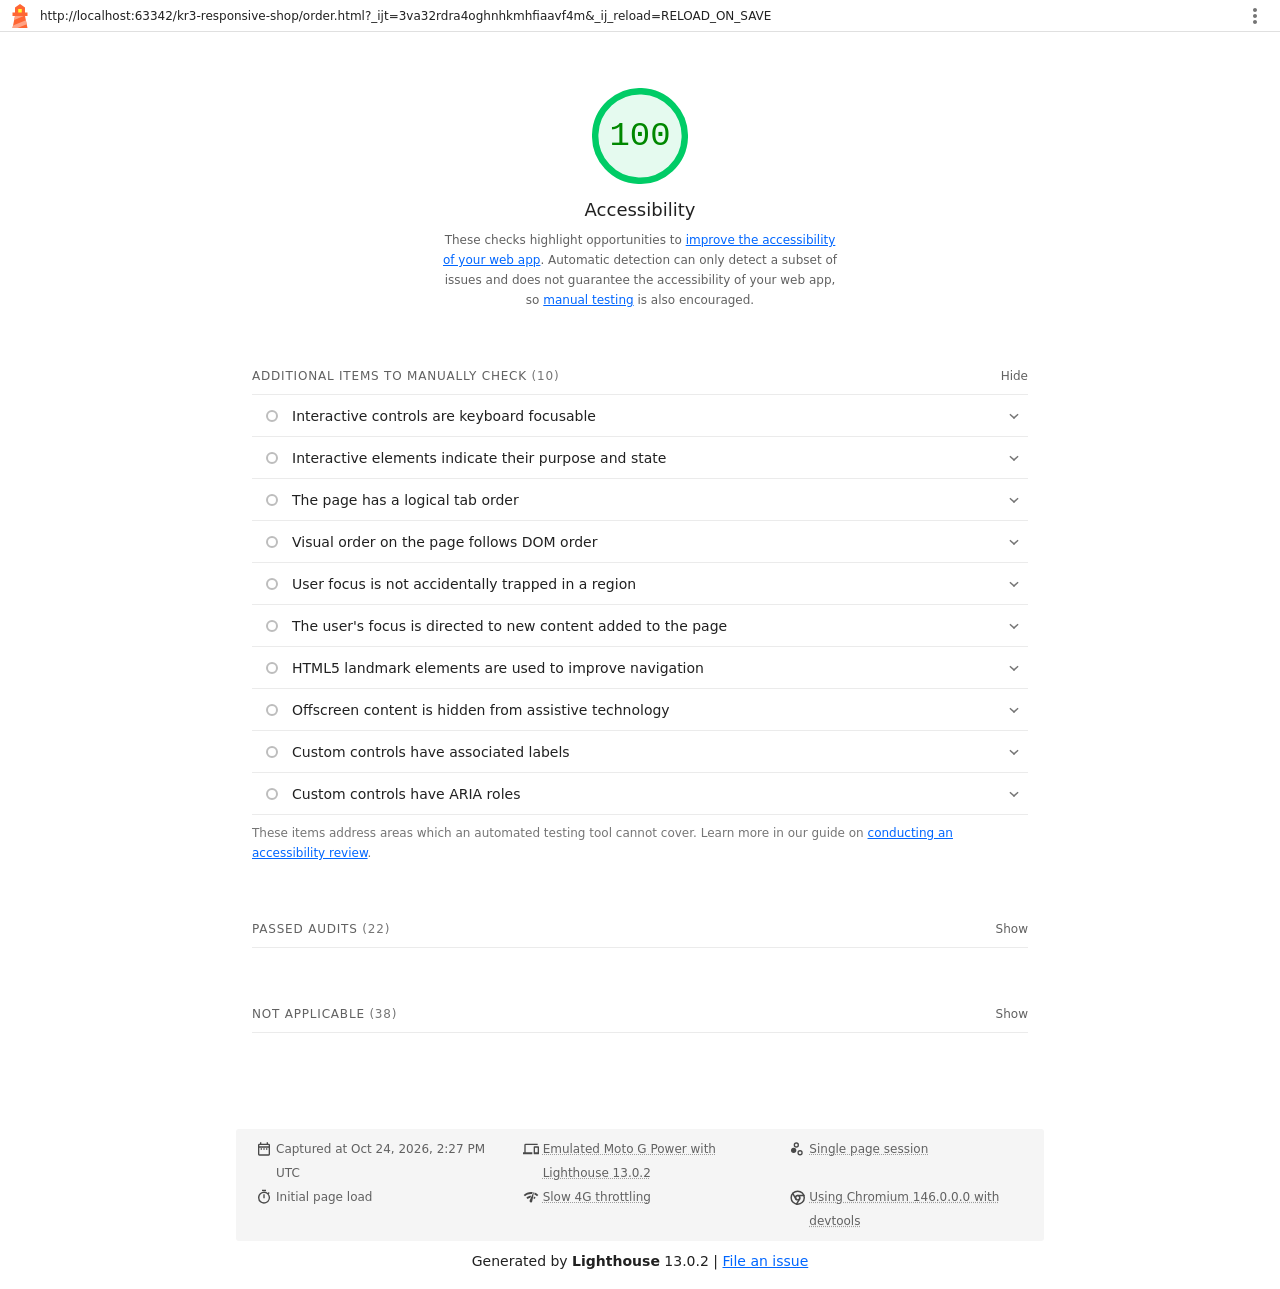
<file: lighthouse/accessibility-report-order.html>
<!--
@license
Copyright 2018 Google LLC
SPDX-License-Identifier: Apache-2.0
-->
<!doctype html>
<html lang="en">
<head>
  <meta charset="utf-8">
  <meta name="viewport" content="width=device-width, initial-scale=1, minimum-scale=1">
  <link rel="icon" href='data:image/svg+xml;utf8,<svg fill="none" xmlns="http://www.w3.org/2000/svg" viewBox="0 0 48 48"><path d="m14 7 10-7 10 7v10h5v7h-5l5 24H9l5-24H9v-7h5V7Z" fill="%23F63"/><path d="M31.561 24H14l-1.689 8.105L31.561 24ZM18.983 48H9l1.022-4.907L35.723 32.27l1.663 7.98L18.983 48Z" fill="%23FFA385"/><path fill="%23FF3" d="M20.5 10h7v7h-7z"/></svg>'>
  <title>Lighthouse Report</title>
  <style>body {margin: 0}</style>
</head>
<body>
  <noscript>Lighthouse report requires JavaScript. Please enable.</noscript>

  <div id="lh-log"></div>

  <script>window.__LIGHTHOUSE_JSON__ = {"lighthouseVersion":"13.0.2","requestedUrl":"http://localhost:63342/kr3-responsive-shop/order.html?_ijt=3va32rdra4oghnhkmhfiaavf4m&_ij_reload=RELOAD_ON_SAVE","mainDocumentUrl":"http://localhost:63342/kr3-responsive-shop/order.html?_ijt=3va32rdra4oghnhkmhfiaavf4m&_ij_reload=RELOAD_ON_SAVE","finalDisplayedUrl":"http://localhost:63342/kr3-responsive-shop/order.html?_ijt=3va32rdra4oghnhkmhfiaavf4m&_ij_reload=RELOAD_ON_SAVE","finalUrl":"http://localhost:63342/kr3-responsive-shop/order.html?_ijt=3va32rdra4oghnhkmhfiaavf4m&_ij_reload=RELOAD_ON_SAVE","fetchTime":"2026-10-24T14:27:34.684Z","gatherMode":"navigation","runWarnings":[],"userAgent":"Mozilla/5.0 (Macintosh; Intel Mac OS X 10_15_7) AppleWebKit/537.36 (KHTML, like Gecko) Chrome/146.0.0.0 Safari/537.36","environment":{"networkUserAgent":"Mozilla/5.0 (Linux; Android 11; moto g power (2022)) AppleWebKit/537.36 (KHTML, like Gecko) Chrome/146.0.0.0 Mobile Safari/537.36","hostUserAgent":"Mozilla/5.0 (Macintosh; Intel Mac OS X 10_15_7) AppleWebKit/537.36 (KHTML, like Gecko) Chrome/146.0.0.0 Safari/537.36","benchmarkIndex":2420.5,"credits":{"axe-core":"4.11.0"}},"audits":{"accesskeys":{"id":"accesskeys","title":"`[accesskey]` values are unique","description":"Access keys let users quickly focus a part of the page. For proper navigation, each access key must be unique. [Learn more about access keys](https://dequeuniversity.com/rules/axe/4.11/accesskeys).","score":null,"scoreDisplayMode":"notApplicable"},"aria-allowed-attr":{"id":"aria-allowed-attr","title":"`[aria-*]` attributes match their roles","description":"Each ARIA `role` supports a specific subset of `aria-*` attributes. Mismatching these invalidates the `aria-*` attributes. [Learn how to match ARIA attributes to their roles](https://dequeuniversity.com/rules/axe/4.11/aria-allowed-attr).","score":1,"scoreDisplayMode":"binary","details":{"type":"table","headings":[{"key":"node","valueType":"node","subItemsHeading":{"key":"relatedNode","valueType":"node"},"label":"Failing Elements"}],"items":[]}},"aria-allowed-role":{"id":"aria-allowed-role","title":"Uses ARIA roles only on compatible elements","description":"Many HTML elements can only be assigned certain ARIA roles. Using ARIA roles where they are not allowed can interfere with the accessibility of the web page. [Learn more about ARIA roles](https://dequeuniversity.com/rules/axe/4.11/aria-allowed-role).","score":null,"scoreDisplayMode":"notApplicable"},"aria-command-name":{"id":"aria-command-name","title":"`button`, `link`, and `menuitem` elements have accessible names","description":"When an element doesn't have an accessible name, screen readers announce it with a generic name, making it unusable for users who rely on screen readers. [Learn how to make command elements more accessible](https://dequeuniversity.com/rules/axe/4.11/aria-command-name).","score":null,"scoreDisplayMode":"notApplicable"},"aria-conditional-attr":{"id":"aria-conditional-attr","title":"ARIA attributes are used as specified for the element's role","description":"Some ARIA attributes are only allowed on an element under certain conditions. [Learn more about conditional ARIA attributes](https://dequeuniversity.com/rules/axe/4.11/aria-conditional-attr).","score":1,"scoreDisplayMode":"binary","details":{"type":"table","headings":[{"key":"node","valueType":"node","subItemsHeading":{"key":"relatedNode","valueType":"node"},"label":"Failing Elements"}],"items":[]}},"aria-deprecated-role":{"id":"aria-deprecated-role","title":"Deprecated ARIA roles were not used","description":"Deprecated ARIA roles may not be processed correctly by assistive technology. [Learn more about deprecated ARIA roles](https://dequeuniversity.com/rules/axe/4.11/aria-deprecated-role).","score":null,"scoreDisplayMode":"notApplicable"},"aria-dialog-name":{"id":"aria-dialog-name","title":"Elements with `role=\"dialog\"` or `role=\"alertdialog\"` have accessible names.","description":"ARIA dialog elements without accessible names may prevent screen readers users from discerning the purpose of these elements. [Learn how to make ARIA dialog elements more accessible](https://dequeuniversity.com/rules/axe/4.11/aria-dialog-name).","score":null,"scoreDisplayMode":"notApplicable"},"aria-hidden-body":{"id":"aria-hidden-body","title":"`[aria-hidden=\"true\"]` is not present on the document `\u003cbody>`","description":"Assistive technologies, like screen readers, work inconsistently when `aria-hidden=\"true\"` is set on the document `\u003cbody>`. [Learn how `aria-hidden` affects the document body](https://dequeuniversity.com/rules/axe/4.11/aria-hidden-body).","score":1,"scoreDisplayMode":"binary","details":{"type":"table","headings":[{"key":"node","valueType":"node","subItemsHeading":{"key":"relatedNode","valueType":"node"},"label":"Failing Elements"}],"items":[]}},"aria-hidden-focus":{"id":"aria-hidden-focus","title":"`[aria-hidden=\"true\"]` elements do not contain focusable descendents","description":"Focusable descendents within an `[aria-hidden=\"true\"]` element prevent those interactive elements from being available to users of assistive technologies like screen readers. [Learn how `aria-hidden` affects focusable elements](https://dequeuniversity.com/rules/axe/4.11/aria-hidden-focus).","score":null,"scoreDisplayMode":"notApplicable"},"aria-input-field-name":{"id":"aria-input-field-name","title":"ARIA input fields have accessible names","description":"When an input field doesn't have an accessible name, screen readers announce it with a generic name, making it unusable for users who rely on screen readers. [Learn more about input field labels](https://dequeuniversity.com/rules/axe/4.11/aria-input-field-name).","score":null,"scoreDisplayMode":"notApplicable"},"aria-meter-name":{"id":"aria-meter-name","title":"ARIA `meter` elements have accessible names","description":"When a meter element doesn't have an accessible name, screen readers announce it with a generic name, making it unusable for users who rely on screen readers. [Learn how to name `meter` elements](https://dequeuniversity.com/rules/axe/4.11/aria-meter-name).","score":null,"scoreDisplayMode":"notApplicable"},"aria-progressbar-name":{"id":"aria-progressbar-name","title":"ARIA `progressbar` elements have accessible names","description":"When a `progressbar` element doesn't have an accessible name, screen readers announce it with a generic name, making it unusable for users who rely on screen readers. [Learn how to label `progressbar` elements](https://dequeuniversity.com/rules/axe/4.11/aria-progressbar-name).","score":null,"scoreDisplayMode":"notApplicable"},"aria-prohibited-attr":{"id":"aria-prohibited-attr","title":"Elements use only permitted ARIA attributes","description":"Using ARIA attributes in roles where they are prohibited can mean that important information is not communicated to users of assistive technologies. [Learn more about prohibited ARIA roles](https://dequeuniversity.com/rules/axe/4.11/aria-prohibited-attr).","score":1,"scoreDisplayMode":"binary","details":{"type":"table","headings":[{"key":"node","valueType":"node","subItemsHeading":{"key":"relatedNode","valueType":"node"},"label":"Failing Elements"}],"items":[]}},"aria-required-attr":{"id":"aria-required-attr","title":"`[role]`s have all required `[aria-*]` attributes","description":"Some ARIA roles have required attributes that describe the state of the element to screen readers. [Learn more about roles and required attributes](https://dequeuniversity.com/rules/axe/4.11/aria-required-attr).","score":null,"scoreDisplayMode":"notApplicable"},"aria-required-children":{"id":"aria-required-children","title":"Elements with an ARIA `[role]` that require children to contain a specific `[role]` have all required children.","description":"Some ARIA parent roles must contain specific child roles to perform their intended accessibility functions. [Learn more about roles and required children elements](https://dequeuniversity.com/rules/axe/4.11/aria-required-children).","score":null,"scoreDisplayMode":"notApplicable"},"aria-required-parent":{"id":"aria-required-parent","title":"`[role]`s are contained by their required parent element","description":"Some ARIA child roles must be contained by specific parent roles to properly perform their intended accessibility functions. [Learn more about ARIA roles and required parent element](https://dequeuniversity.com/rules/axe/4.11/aria-required-parent).","score":null,"scoreDisplayMode":"notApplicable"},"aria-roles":{"id":"aria-roles","title":"`[role]` values are valid","description":"ARIA roles must have valid values in order to perform their intended accessibility functions. [Learn more about valid ARIA roles](https://dequeuniversity.com/rules/axe/4.11/aria-roles).","score":null,"scoreDisplayMode":"notApplicable"},"aria-text":{"id":"aria-text","title":"Elements with the `role=text` attribute do not have focusable descendents.","description":"Adding `role=text` around a text node split by markup enables VoiceOver to treat it as one phrase, but the element's focusable descendents will not be announced. [Learn more about the `role=text` attribute](https://dequeuniversity.com/rules/axe/4.11/aria-text).","score":null,"scoreDisplayMode":"notApplicable"},"aria-toggle-field-name":{"id":"aria-toggle-field-name","title":"ARIA toggle fields have accessible names","description":"When a toggle field doesn't have an accessible name, screen readers announce it with a generic name, making it unusable for users who rely on screen readers. [Learn more about toggle fields](https://dequeuniversity.com/rules/axe/4.11/aria-toggle-field-name).","score":null,"scoreDisplayMode":"notApplicable"},"aria-tooltip-name":{"id":"aria-tooltip-name","title":"ARIA `tooltip` elements have accessible names","description":"When a tooltip element doesn't have an accessible name, screen readers announce it with a generic name, making it unusable for users who rely on screen readers. [Learn how to name `tooltip` elements](https://dequeuniversity.com/rules/axe/4.11/aria-tooltip-name).","score":null,"scoreDisplayMode":"notApplicable"},"aria-treeitem-name":{"id":"aria-treeitem-name","title":"ARIA `treeitem` elements have accessible names","description":"When a `treeitem` element doesn't have an accessible name, screen readers announce it with a generic name, making it unusable for users who rely on screen readers. [Learn more about labeling `treeitem` elements](https://dequeuniversity.com/rules/axe/4.11/aria-treeitem-name).","score":null,"scoreDisplayMode":"notApplicable"},"aria-valid-attr-value":{"id":"aria-valid-attr-value","title":"`[aria-*]` attributes have valid values","description":"Assistive technologies, like screen readers, can't interpret ARIA attributes with invalid values. [Learn more about valid values for ARIA attributes](https://dequeuniversity.com/rules/axe/4.11/aria-valid-attr-value).","score":1,"scoreDisplayMode":"binary","details":{"type":"table","headings":[{"key":"node","valueType":"node","subItemsHeading":{"key":"relatedNode","valueType":"node"},"label":"Failing Elements"}],"items":[]}},"aria-valid-attr":{"id":"aria-valid-attr","title":"`[aria-*]` attributes are valid and not misspelled","description":"Assistive technologies, like screen readers, can't interpret ARIA attributes with invalid names. [Learn more about valid ARIA attributes](https://dequeuniversity.com/rules/axe/4.11/aria-valid-attr).","score":1,"scoreDisplayMode":"binary","details":{"type":"table","headings":[{"key":"node","valueType":"node","subItemsHeading":{"key":"relatedNode","valueType":"node"},"label":"Failing Elements"}],"items":[]}},"button-name":{"id":"button-name","title":"Buttons have an accessible name","description":"When a button doesn't have an accessible name, screen readers announce it as \"button\", making it unusable for users who rely on screen readers. [Learn how to make buttons more accessible](https://dequeuniversity.com/rules/axe/4.11/button-name).","score":1,"scoreDisplayMode":"binary","details":{"type":"table","headings":[{"key":"node","valueType":"node","subItemsHeading":{"key":"relatedNode","valueType":"node"},"label":"Failing Elements"}],"items":[]}},"bypass":{"id":"bypass","title":"The page contains a heading, skip link, or landmark region","description":"Adding ways to bypass repetitive content lets keyboard users navigate the page more efficiently. [Learn more about bypass blocks](https://dequeuniversity.com/rules/axe/4.11/bypass).","score":null,"scoreDisplayMode":"notApplicable"},"color-contrast":{"id":"color-contrast","title":"Background and foreground colors have a sufficient contrast ratio","description":"Low-contrast text is difficult or impossible for many users to read. [Learn how to provide sufficient color contrast](https://dequeuniversity.com/rules/axe/4.11/color-contrast).","score":1,"scoreDisplayMode":"binary","details":{"type":"table","headings":[{"key":"node","valueType":"node","subItemsHeading":{"key":"relatedNode","valueType":"node"},"label":"Failing Elements"}],"items":[]}},"definition-list":{"id":"definition-list","title":"`\u003cdl>`'s contain only properly-ordered `\u003cdt>` and `\u003cdd>` groups, `\u003cscript>`, `\u003ctemplate>` or `\u003cdiv>` elements.","description":"When definition lists are not properly marked up, screen readers may produce confusing or inaccurate output. [Learn how to structure definition lists correctly](https://dequeuniversity.com/rules/axe/4.11/definition-list).","score":null,"scoreDisplayMode":"notApplicable"},"dlitem":{"id":"dlitem","title":"Definition list items are wrapped in `\u003cdl>` elements","description":"Definition list items (`\u003cdt>` and `\u003cdd>`) must be wrapped in a parent `\u003cdl>` element to ensure that screen readers can properly announce them. [Learn how to structure definition lists correctly](https://dequeuniversity.com/rules/axe/4.11/dlitem).","score":null,"scoreDisplayMode":"notApplicable"},"document-title":{"id":"document-title","title":"Document has a `\u003ctitle>` element","description":"The title gives screen reader users an overview of the page, and search engine users rely on it heavily to determine if a page is relevant to their search. [Learn more about document titles](https://dequeuniversity.com/rules/axe/4.11/document-title).","score":1,"scoreDisplayMode":"binary","details":{"type":"table","headings":[{"key":"node","valueType":"node","subItemsHeading":{"key":"relatedNode","valueType":"node"},"label":"Failing Elements"}],"items":[]}},"duplicate-id-aria":{"id":"duplicate-id-aria","title":"ARIA IDs are unique","description":"The value of an ARIA ID must be unique to prevent other instances from being overlooked by assistive technologies. [Learn how to fix duplicate ARIA IDs](https://dequeuniversity.com/rules/axe/4.11/duplicate-id-aria).","score":null,"scoreDisplayMode":"notApplicable"},"empty-heading":{"id":"empty-heading","title":"All heading elements contain content.","description":"A heading with no content or inaccessible text prevent screen reader users from accessing information on the page's structure. [Learn more about headings](https://dequeuniversity.com/rules/axe/4.11/empty-heading).","score":null,"scoreDisplayMode":"notApplicable"},"form-field-multiple-labels":{"id":"form-field-multiple-labels","title":"No form fields have multiple labels","description":"Form fields with multiple labels can be confusingly announced by assistive technologies like screen readers which use either the first, the last, or all of the labels. [Learn how to use form labels](https://dequeuniversity.com/rules/axe/4.11/form-field-multiple-labels).","score":null,"scoreDisplayMode":"notApplicable"},"frame-title":{"id":"frame-title","title":"`\u003cframe>` or `\u003ciframe>` elements have a title","description":"Screen reader users rely on frame titles to describe the contents of frames. [Learn more about frame titles](https://dequeuniversity.com/rules/axe/4.11/frame-title).","score":null,"scoreDisplayMode":"notApplicable"},"heading-order":{"id":"heading-order","title":"Heading elements appear in a sequentially-descending order","description":"Properly ordered headings that do not skip levels convey the semantic structure of the page, making it easier to navigate and understand when using assistive technologies. [Learn more about heading order](https://dequeuniversity.com/rules/axe/4.11/heading-order).","score":1,"scoreDisplayMode":"binary","details":{"type":"table","headings":[{"key":"node","valueType":"node","subItemsHeading":{"key":"relatedNode","valueType":"node"},"label":"Failing Elements"}],"items":[]}},"html-has-lang":{"id":"html-has-lang","title":"`\u003chtml>` element has a `[lang]` attribute","description":"If a page doesn't specify a `lang` attribute, a screen reader assumes that the page is in the default language that the user chose when setting up the screen reader. If the page isn't actually in the default language, then the screen reader might not announce the page's text correctly. [Learn more about the `lang` attribute](https://dequeuniversity.com/rules/axe/4.11/html-has-lang).","score":1,"scoreDisplayMode":"binary","details":{"type":"table","headings":[{"key":"node","valueType":"node","subItemsHeading":{"key":"relatedNode","valueType":"node"},"label":"Failing Elements"}],"items":[]}},"html-lang-valid":{"id":"html-lang-valid","title":"`\u003chtml>` element has a valid value for its `[lang]` attribute","description":"Specifying a valid [BCP 47 language](https://www.w3.org/International/questions/qa-choosing-language-tags#question) helps screen readers announce text properly. [Learn how to use the `lang` attribute](https://dequeuniversity.com/rules/axe/4.11/html-lang-valid).","score":1,"scoreDisplayMode":"binary","details":{"type":"table","headings":[{"key":"node","valueType":"node","subItemsHeading":{"key":"relatedNode","valueType":"node"},"label":"Failing Elements"}],"items":[]}},"html-xml-lang-mismatch":{"id":"html-xml-lang-mismatch","title":"`\u003chtml>` element has an `[xml:lang]` attribute with the same base language as the `[lang]` attribute.","description":"If the webpage does not specify a consistent language, then the screen reader might not announce the page's text correctly. [Learn more about the `lang` attribute](https://dequeuniversity.com/rules/axe/4.11/html-xml-lang-mismatch).","score":null,"scoreDisplayMode":"notApplicable"},"identical-links-same-purpose":{"id":"identical-links-same-purpose","title":"Identical links have the same purpose.","description":"Links with the same destination should have the same description, to help users understand the link's purpose and decide whether to follow it. [Learn more about identical links](https://dequeuniversity.com/rules/axe/4.11/identical-links-same-purpose).","score":null,"scoreDisplayMode":"notApplicable"},"image-alt":{"id":"image-alt","title":"Image elements have `[alt]` attributes","description":"Informative elements should aim for short, descriptive alternate text. Decorative elements can be ignored with an empty alt attribute. [Learn more about the `alt` attribute](https://dequeuniversity.com/rules/axe/4.11/image-alt).","score":null,"scoreDisplayMode":"notApplicable"},"image-redundant-alt":{"id":"image-redundant-alt","title":"Image elements do not have `[alt]` attributes that are redundant text.","description":"Informative elements should aim for short, descriptive alternative text. Alternative text that is exactly the same as the text adjacent to the link or image is potentially confusing for screen reader users, because the text will be read twice. [Learn more about the `alt` attribute](https://dequeuniversity.com/rules/axe/4.11/image-redundant-alt).","score":null,"scoreDisplayMode":"notApplicable"},"input-button-name":{"id":"input-button-name","title":"Input buttons have discernible text.","description":"Adding discernable and accessible text to input buttons may help screen reader users understand the purpose of the input button. [Learn more about input buttons](https://dequeuniversity.com/rules/axe/4.11/input-button-name).","score":null,"scoreDisplayMode":"notApplicable"},"input-image-alt":{"id":"input-image-alt","title":"`\u003cinput type=\"image\">` elements have `[alt]` text","description":"When an image is being used as an `\u003cinput>` button, providing alternative text can help screen reader users understand the purpose of the button. [Learn about input image alt text](https://dequeuniversity.com/rules/axe/4.11/input-image-alt).","score":null,"scoreDisplayMode":"notApplicable"},"label-content-name-mismatch":{"id":"label-content-name-mismatch","title":"Elements with visible text labels have matching accessible names.","description":"Visible text labels that do not match the accessible name can result in a confusing experience for screen reader users. [Learn more about accessible names](https://dequeuniversity.com/rules/axe/4.11/label-content-name-mismatch).","score":null,"scoreDisplayMode":"notApplicable"},"label":{"id":"label","title":"Form elements have associated labels","description":"Labels ensure that form controls are announced properly by assistive technologies, like screen readers. [Learn more about form element labels](https://dequeuniversity.com/rules/axe/4.11/label).","score":1,"scoreDisplayMode":"binary","details":{"type":"table","headings":[{"key":"node","valueType":"node","subItemsHeading":{"key":"relatedNode","valueType":"node"},"label":"Failing Elements"}],"items":[]}},"landmark-one-main":{"id":"landmark-one-main","title":"Document has a main landmark.","description":"One main landmark helps screen reader users navigate a web page. [Learn more about landmarks](https://dequeuniversity.com/rules/axe/4.11/landmark-one-main).","score":1,"scoreDisplayMode":"binary","details":{"type":"table","headings":[{"key":"node","valueType":"node","subItemsHeading":{"key":"relatedNode","valueType":"node"},"label":"Failing Elements"}],"items":[]}},"link-name":{"id":"link-name","title":"Links have a discernible name","description":"Link text (and alternate text for images, when used as links) that is discernible, unique, and focusable improves the navigation experience for screen reader users. [Learn how to make links accessible](https://dequeuniversity.com/rules/axe/4.11/link-name).","score":1,"scoreDisplayMode":"binary","details":{"type":"table","headings":[{"key":"node","valueType":"node","subItemsHeading":{"key":"relatedNode","valueType":"node"},"label":"Failing Elements"}],"items":[]}},"link-in-text-block":{"id":"link-in-text-block","title":"Links are distinguishable without relying on color.","description":"Low-contrast text is difficult or impossible for many users to read. Link text that is discernible improves the experience for users with low vision. [Learn how to make links distinguishable](https://dequeuniversity.com/rules/axe/4.11/link-in-text-block).","score":1,"scoreDisplayMode":"binary","details":{"type":"table","headings":[{"key":"node","valueType":"node","subItemsHeading":{"key":"relatedNode","valueType":"node"},"label":"Failing Elements"}],"items":[]}},"list":{"id":"list","title":"Lists contain only `\u003cli>` elements and script supporting elements (`\u003cscript>` and `\u003ctemplate>`).","description":"Screen readers have a specific way of announcing lists. Ensuring proper list structure aids screen reader output. [Learn more about proper list structure](https://dequeuniversity.com/rules/axe/4.11/list).","score":1,"scoreDisplayMode":"binary","details":{"type":"table","headings":[{"key":"node","valueType":"node","subItemsHeading":{"key":"relatedNode","valueType":"node"},"label":"Failing Elements"}],"items":[]}},"listitem":{"id":"listitem","title":"List items (`\u003cli>`) are contained within `\u003cul>`, `\u003col>` or `\u003cmenu>` parent elements","description":"Screen readers require list items (`\u003cli>`) to be contained within a parent `\u003cul>`, `\u003col>` or `\u003cmenu>` to be announced properly. [Learn more about proper list structure](https://dequeuniversity.com/rules/axe/4.11/listitem).","score":1,"scoreDisplayMode":"binary","details":{"type":"table","headings":[{"key":"node","valueType":"node","subItemsHeading":{"key":"relatedNode","valueType":"node"},"label":"Failing Elements"}],"items":[]}},"meta-refresh":{"id":"meta-refresh","title":"The document does not use `\u003cmeta http-equiv=\"refresh\">`","description":"Users do not expect a page to refresh automatically, and doing so will move focus back to the top of the page. This may create a frustrating or confusing experience. [Learn more about the refresh meta tag](https://dequeuniversity.com/rules/axe/4.11/meta-refresh).","score":null,"scoreDisplayMode":"notApplicable"},"meta-viewport":{"id":"meta-viewport","title":"`[user-scalable=\"no\"]` is not used in the `\u003cmeta name=\"viewport\">` element and the `[maximum-scale]` attribute is not less than 5.","description":"Disabling zooming is problematic for users with low vision who rely on screen magnification to properly see the contents of a web page. [Learn more about the viewport meta tag](https://dequeuniversity.com/rules/axe/4.11/meta-viewport).","score":1,"scoreDisplayMode":"binary","details":{"type":"table","headings":[{"key":"node","valueType":"node","subItemsHeading":{"key":"relatedNode","valueType":"node"},"label":"Failing Elements"}],"items":[]}},"object-alt":{"id":"object-alt","title":"`\u003cobject>` elements have alternate text","description":"Screen readers cannot translate non-text content. Adding alternate text to `\u003cobject>` elements helps screen readers convey meaning to users. [Learn more about alt text for `object` elements](https://dequeuniversity.com/rules/axe/4.11/object-alt).","score":null,"scoreDisplayMode":"notApplicable"},"select-name":{"id":"select-name","title":"Select elements have associated label elements.","description":"Form elements without effective labels can create frustrating experiences for screen reader users. [Learn more about the `select` element](https://dequeuniversity.com/rules/axe/4.11/select-name).","score":1,"scoreDisplayMode":"binary","details":{"type":"table","headings":[{"key":"node","valueType":"node","subItemsHeading":{"key":"relatedNode","valueType":"node"},"label":"Failing Elements"}],"items":[]}},"skip-link":{"id":"skip-link","title":"Skip links are focusable.","description":"Including a skip link can help users skip to the main content to save time. [Learn more about skip links](https://dequeuniversity.com/rules/axe/4.11/skip-link).","score":1,"scoreDisplayMode":"binary","details":{"type":"table","headings":[{"key":"node","valueType":"node","subItemsHeading":{"key":"relatedNode","valueType":"node"},"label":"Failing Elements"}],"items":[]}},"tabindex":{"id":"tabindex","title":"No element has a `[tabindex]` value greater than 0","description":"A value greater than 0 implies an explicit navigation ordering. Although technically valid, this often creates frustrating experiences for users who rely on assistive technologies. [Learn more about the `tabindex` attribute](https://dequeuniversity.com/rules/axe/4.11/tabindex).","score":null,"scoreDisplayMode":"notApplicable"},"table-duplicate-name":{"id":"table-duplicate-name","title":"Tables have different content in the summary attribute and `\u003ccaption>`.","description":"The summary attribute should describe the table structure, while `\u003ccaption>` should have the onscreen title. Accurate table mark-up helps users of screen readers. [Learn more about summary and caption](https://dequeuniversity.com/rules/axe/4.11/table-duplicate-name).","score":null,"scoreDisplayMode":"notApplicable"},"table-fake-caption":{"id":"table-fake-caption","title":"Tables use `\u003ccaption>` instead of cells with the `[colspan]` attribute to indicate a caption.","description":"Screen readers have features to make navigating tables easier. Ensuring that tables use the actual caption element instead of cells with the `[colspan]` attribute may improve the experience for screen reader users. [Learn more about captions](https://dequeuniversity.com/rules/axe/4.11/table-fake-caption).","score":null,"scoreDisplayMode":"notApplicable"},"target-size":{"id":"target-size","title":"Touch targets have sufficient size and spacing.","description":"Touch targets with sufficient size and spacing help users who may have difficulty targeting small controls to activate the targets. [Learn more about touch targets](https://dequeuniversity.com/rules/axe/4.11/target-size).","score":1,"scoreDisplayMode":"binary","details":{"type":"table","headings":[{"key":"node","valueType":"node","subItemsHeading":{"key":"relatedNode","valueType":"node"},"label":"Failing Elements"}],"items":[]}},"td-has-header":{"id":"td-has-header","title":"`\u003ctd>` elements in a large `\u003ctable>` have one or more table headers.","description":"Screen readers have features to make navigating tables easier. Ensuring that `\u003ctd>` elements in a large table (3 or more cells in width and height) have an associated table header may improve the experience for screen reader users. [Learn more about table headers](https://dequeuniversity.com/rules/axe/4.11/td-has-header).","score":null,"scoreDisplayMode":"notApplicable"},"td-headers-attr":{"id":"td-headers-attr","title":"Cells in a `\u003ctable>` element that use the `[headers]` attribute refer to table cells within the same table.","description":"Screen readers have features to make navigating tables easier. Ensuring `\u003ctd>` cells using the `[headers]` attribute only refer to other cells in the same table may improve the experience for screen reader users. [Learn more about the `headers` attribute](https://dequeuniversity.com/rules/axe/4.11/td-headers-attr).","score":null,"scoreDisplayMode":"notApplicable"},"th-has-data-cells":{"id":"th-has-data-cells","title":"`\u003cth>` elements and elements with `[role=\"columnheader\"/\"rowheader\"]` have data cells they describe.","description":"Screen readers have features to make navigating tables easier. Ensuring table headers always refer to some set of cells may improve the experience for screen reader users. [Learn more about table headers](https://dequeuniversity.com/rules/axe/4.11/th-has-data-cells).","score":null,"scoreDisplayMode":"notApplicable"},"valid-lang":{"id":"valid-lang","title":"`[lang]` attributes have a valid value","description":"Specifying a valid [BCP 47 language](https://www.w3.org/International/questions/qa-choosing-language-tags#question) on elements helps ensure that text is pronounced correctly by a screen reader. [Learn how to use the `lang` attribute](https://dequeuniversity.com/rules/axe/4.11/valid-lang).","score":null,"scoreDisplayMode":"notApplicable"},"video-caption":{"id":"video-caption","title":"`\u003cvideo>` elements contain a `\u003ctrack>` element with `[kind=\"captions\"]`","description":"When a video provides a caption it is easier for deaf and hearing impaired users to access its information. [Learn more about video captions](https://dequeuniversity.com/rules/axe/4.11/video-caption).","score":null,"scoreDisplayMode":"notApplicable"},"custom-controls-labels":{"id":"custom-controls-labels","title":"Custom controls have associated labels","description":"Custom interactive controls have associated labels, provided by aria-label or aria-labelledby. [Learn more about custom controls and labels](https://developer.chrome.com/docs/lighthouse/accessibility/custom-controls-labels/).","score":null,"scoreDisplayMode":"manual"},"custom-controls-roles":{"id":"custom-controls-roles","title":"Custom controls have ARIA roles","description":"Custom interactive controls have appropriate ARIA roles. [Learn how to add roles to custom controls](https://developer.chrome.com/docs/lighthouse/accessibility/custom-control-roles/).","score":null,"scoreDisplayMode":"manual"},"focus-traps":{"id":"focus-traps","title":"User focus is not accidentally trapped in a region","description":"A user can tab into and out of any control or region without accidentally trapping their focus. [Learn how to avoid focus traps](https://developer.chrome.com/docs/lighthouse/accessibility/focus-traps/).","score":null,"scoreDisplayMode":"manual"},"focusable-controls":{"id":"focusable-controls","title":"Interactive controls are keyboard focusable","description":"Custom interactive controls are keyboard focusable and display a focus indicator. [Learn how to make custom controls focusable](https://developer.chrome.com/docs/lighthouse/accessibility/focusable-controls/).","score":null,"scoreDisplayMode":"manual"},"interactive-element-affordance":{"id":"interactive-element-affordance","title":"Interactive elements indicate their purpose and state","description":"Interactive elements, such as links and buttons, should indicate their state and be distinguishable from non-interactive elements. [Learn how to decorate interactive elements with affordance hints](https://developer.chrome.com/docs/lighthouse/accessibility/interactive-element-affordance/).","score":null,"scoreDisplayMode":"manual"},"logical-tab-order":{"id":"logical-tab-order","title":"The page has a logical tab order","description":"Tabbing through the page follows the visual layout. Users cannot focus elements that are offscreen. [Learn more about logical tab ordering](https://developer.chrome.com/docs/lighthouse/accessibility/logical-tab-order/).","score":null,"scoreDisplayMode":"manual"},"managed-focus":{"id":"managed-focus","title":"The user's focus is directed to new content added to the page","description":"If new content, such as a dialog, is added to the page, the user's focus is directed to it. [Learn how to direct focus to new content](https://developer.chrome.com/docs/lighthouse/accessibility/managed-focus/).","score":null,"scoreDisplayMode":"manual"},"offscreen-content-hidden":{"id":"offscreen-content-hidden","title":"Offscreen content is hidden from assistive technology","description":"Offscreen content is hidden with display: none or aria-hidden=true. [Learn how to properly hide offscreen content](https://developer.chrome.com/docs/lighthouse/accessibility/offscreen-content-hidden/).","score":null,"scoreDisplayMode":"manual"},"use-landmarks":{"id":"use-landmarks","title":"HTML5 landmark elements are used to improve navigation","description":"Landmark elements (`\u003cmain>`, `\u003cnav>`, etc.) are used to improve the keyboard navigation of the page for assistive technology. [Learn more about landmark elements](https://developer.chrome.com/docs/lighthouse/accessibility/use-landmarks/).","score":null,"scoreDisplayMode":"manual"},"visual-order-follows-dom":{"id":"visual-order-follows-dom","title":"Visual order on the page follows DOM order","description":"DOM order matches the visual order, improving navigation for assistive technology. [Learn more about DOM and visual ordering](https://developer.chrome.com/docs/lighthouse/accessibility/visual-order-follows-dom/).","score":null,"scoreDisplayMode":"manual"}},"configSettings":{"output":"json","maxWaitForFcp":30000,"maxWaitForLoad":45000,"pauseAfterFcpMs":1000,"pauseAfterLoadMs":1000,"networkQuietThresholdMs":1000,"cpuQuietThresholdMs":1000,"formFactor":"mobile","throttling":{"rttMs":150,"throughputKbps":1638.4,"requestLatencyMs":562.5,"downloadThroughputKbps":1474.5600000000002,"uploadThroughputKbps":675,"cpuSlowdownMultiplier":4},"throttlingMethod":"simulate","screenEmulation":{"mobile":true,"width":412,"height":823,"deviceScaleFactor":1.75,"disabled":true},"emulatedUserAgent":"Mozilla/5.0 (Linux; Android 11; moto g power (2022)) AppleWebKit/537.36 (KHTML, like Gecko) Chrome/136.0.0.0 Mobile Safari/537.36","auditMode":false,"gatherMode":false,"clearStorageTypes":["file_systems","shader_cache","service_workers","cache_storage"],"disableStorageReset":false,"debugNavigation":false,"channel":"devtools","usePassiveGathering":false,"disableFullPageScreenshot":false,"skipAboutBlank":false,"blankPage":"about:blank","ignoreStatusCode":true,"locale":"en-US","blockedUrlPatterns":null,"additionalTraceCategories":"","extraHeaders":null,"precomputedLanternData":null,"onlyAudits":null,"onlyCategories":["accessibility"],"skipAudits":null},"categories":{"accessibility":{"title":"Accessibility","description":"These checks highlight opportunities to [improve the accessibility of your web app](https://developer.chrome.com/docs/lighthouse/accessibility/). Automatic detection can only detect a subset of issues and does not guarantee the accessibility of your web app, so [manual testing](https://web.dev/articles/how-to-review) is also encouraged.","manualDescription":"These items address areas which an automated testing tool cannot cover. Learn more in our guide on [conducting an accessibility review](https://web.dev/articles/how-to-review).","supportedModes":["navigation","snapshot"],"auditRefs":[{"id":"accesskeys","weight":0,"group":"a11y-navigation"},{"id":"aria-allowed-attr","weight":10,"group":"a11y-aria"},{"id":"aria-command-name","weight":0,"group":"a11y-aria"},{"id":"aria-conditional-attr","weight":7,"group":"a11y-aria"},{"id":"aria-deprecated-role","weight":0,"group":"a11y-aria"},{"id":"aria-dialog-name","weight":0,"group":"a11y-aria"},{"id":"aria-hidden-body","weight":10,"group":"a11y-aria"},{"id":"aria-hidden-focus","weight":0,"group":"a11y-aria"},{"id":"aria-input-field-name","weight":0,"group":"a11y-aria"},{"id":"aria-meter-name","weight":0,"group":"a11y-aria"},{"id":"aria-progressbar-name","weight":0,"group":"a11y-aria"},{"id":"aria-prohibited-attr","weight":7,"group":"a11y-aria"},{"id":"aria-required-attr","weight":0,"group":"a11y-aria"},{"id":"aria-required-children","weight":0,"group":"a11y-aria"},{"id":"aria-required-parent","weight":0,"group":"a11y-aria"},{"id":"aria-roles","weight":0,"group":"a11y-aria"},{"id":"aria-text","weight":0,"group":"a11y-aria"},{"id":"aria-toggle-field-name","weight":0,"group":"a11y-aria"},{"id":"aria-tooltip-name","weight":0,"group":"a11y-aria"},{"id":"aria-treeitem-name","weight":0,"group":"a11y-aria"},{"id":"aria-valid-attr-value","weight":10,"group":"a11y-aria"},{"id":"aria-valid-attr","weight":10,"group":"a11y-aria"},{"id":"button-name","weight":10,"group":"a11y-names-labels"},{"id":"bypass","weight":0,"group":"a11y-navigation"},{"id":"color-contrast","weight":7,"group":"a11y-color-contrast"},{"id":"definition-list","weight":0,"group":"a11y-tables-lists"},{"id":"dlitem","weight":0,"group":"a11y-tables-lists"},{"id":"document-title","weight":7,"group":"a11y-names-labels"},{"id":"duplicate-id-aria","weight":0,"group":"a11y-aria"},{"id":"form-field-multiple-labels","weight":0,"group":"a11y-names-labels"},{"id":"frame-title","weight":0,"group":"a11y-names-labels"},{"id":"heading-order","weight":3,"group":"a11y-navigation"},{"id":"html-has-lang","weight":7,"group":"a11y-language"},{"id":"html-lang-valid","weight":7,"group":"a11y-language"},{"id":"html-xml-lang-mismatch","weight":0,"group":"a11y-language"},{"id":"image-alt","weight":0,"group":"a11y-names-labels"},{"id":"input-button-name","weight":0,"group":"a11y-names-labels"},{"id":"input-image-alt","weight":0,"group":"a11y-names-labels"},{"id":"label","weight":10,"group":"a11y-names-labels"},{"id":"link-in-text-block","weight":7,"group":"a11y-color-contrast"},{"id":"link-name","weight":7,"group":"a11y-names-labels"},{"id":"list","weight":7,"group":"a11y-tables-lists"},{"id":"listitem","weight":7,"group":"a11y-tables-lists"},{"id":"meta-refresh","weight":0,"group":"a11y-best-practices"},{"id":"meta-viewport","weight":10,"group":"a11y-best-practices"},{"id":"object-alt","weight":0,"group":"a11y-names-labels"},{"id":"select-name","weight":10,"group":"a11y-names-labels"},{"id":"skip-link","weight":3,"group":"a11y-names-labels"},{"id":"tabindex","weight":0,"group":"a11y-navigation"},{"id":"target-size","weight":7,"group":"a11y-best-practices"},{"id":"td-headers-attr","weight":0,"group":"a11y-tables-lists"},{"id":"th-has-data-cells","weight":0,"group":"a11y-tables-lists"},{"id":"valid-lang","weight":0,"group":"a11y-language"},{"id":"video-caption","weight":0,"group":"a11y-audio-video"},{"id":"landmark-one-main","weight":3,"group":"a11y-best-practices"},{"id":"focusable-controls","weight":0},{"id":"interactive-element-affordance","weight":0},{"id":"logical-tab-order","weight":0},{"id":"visual-order-follows-dom","weight":0},{"id":"focus-traps","weight":0},{"id":"managed-focus","weight":0},{"id":"use-landmarks","weight":0},{"id":"offscreen-content-hidden","weight":0},{"id":"custom-controls-labels","weight":0},{"id":"custom-controls-roles","weight":0},{"id":"table-duplicate-name","weight":0,"group":"a11y-best-practices"},{"id":"empty-heading","weight":0,"group":"a11y-best-practices"},{"id":"aria-allowed-role","weight":0,"group":"a11y-best-practices"},{"id":"image-redundant-alt","weight":0,"group":"a11y-names-labels"},{"id":"identical-links-same-purpose","weight":0,"group":"a11y-best-practices"},{"id":"label-content-name-mismatch","weight":0,"group":"hidden"},{"id":"table-fake-caption","weight":0,"group":"hidden"},{"id":"td-has-header","weight":0,"group":"hidden"}],"id":"accessibility","score":1}},"categoryGroups":{"metrics":{"title":"Metrics"},"insights":{"title":"Insights","description":"These insights are also available in the Chrome DevTools Performance Panel - [record a trace](https://developer.chrome.com/docs/devtools/performance/reference) to view more detailed information."},"diagnostics":{"title":"Diagnostics","description":"More information about the performance of your application. These numbers don't [directly affect](https://developer.chrome.com/docs/lighthouse/performance/performance-scoring/) the Performance score."},"a11y-best-practices":{"title":"Best practices","description":"These items highlight common accessibility best practices."},"a11y-color-contrast":{"title":"Contrast","description":"These are opportunities to improve the legibility of your content."},"a11y-names-labels":{"title":"Names and labels","description":"These are opportunities to improve the semantics of the controls in your application. This may enhance the experience for users of assistive technology, like a screen reader."},"a11y-navigation":{"title":"Navigation","description":"These are opportunities to improve keyboard navigation in your application."},"a11y-aria":{"title":"ARIA","description":"These are opportunities to improve the usage of ARIA in your application which may enhance the experience for users of assistive technology, like a screen reader."},"a11y-language":{"title":"Internationalization and localization","description":"These are opportunities to improve the interpretation of your content by users in different locales."},"a11y-audio-video":{"title":"Audio and video","description":"These are opportunities to provide alternative content for audio and video. This may improve the experience for users with hearing or vision impairments."},"a11y-tables-lists":{"title":"Tables and lists","description":"These are opportunities to improve the experience of reading tabular or list data using assistive technology, like a screen reader."},"seo-mobile":{"title":"Mobile Friendly","description":"Make sure your pages are mobile friendly so users don’t have to pinch or zoom in order to read the content pages. [Learn how to make pages mobile-friendly](https://developers.google.com/search/mobile-sites/)."},"seo-content":{"title":"Content Best Practices","description":"Format your HTML in a way that enables crawlers to better understand your app’s content."},"seo-crawl":{"title":"Crawling and Indexing","description":"To appear in search results, crawlers need access to your app."},"best-practices-trust-safety":{"title":"Trust and Safety"},"best-practices-ux":{"title":"User Experience"},"best-practices-browser-compat":{"title":"Browser Compatibility"},"best-practices-general":{"title":"General"},"hidden":{"title":""}},"stackPacks":[],"entities":[{"name":"localhost","origins":["http://localhost:63342"],"isFirstParty":true,"isUnrecognized":true}],"fullPageScreenshot":{"screenshot":{"data":"[data-uri]","width":412,"height":1598},"nodes":{"1-0-TEXTAREA":{"id":"page-order-comment","top":1102,"bottom":1222,"left":40,"right":372,"width":332,"height":120}}},"timing":{"entries":[{"startTime":87.6,"name":"lh:config","duration":102.6,"entryType":"measure"},{"startTime":88.1,"name":"lh:config:resolveArtifactsToDefns","duration":0.5,"entryType":"measure"},{"startTime":190.2,"name":"lh:runner:gather","duration":31630.6,"entryType":"measure"},{"startTime":190.3,"name":"lh:driver:connect","duration":3.7,"entryType":"measure"},{"startTime":194.1,"name":"lh:driver:navigate","duration":37,"entryType":"measure"},{"startTime":231.3,"name":"lh:gather:getBenchmarkIndex","duration":1003.5,"entryType":"measure"},{"startTime":1234.8,"name":"lh:gather:getVersion","duration":0.4,"entryType":"measure"},{"startTime":1235.3,"name":"lh:gather:getDevicePixelRatio","duration":1.4,"entryType":"measure"},{"startTime":1236.9,"name":"lh:prepare:navigationMode","duration":36.9,"entryType":"measure"},{"startTime":1237.2,"name":"lh:gather:getVersion","duration":0.1,"entryType":"measure"},{"startTime":1241.8,"name":"lh:storage:clearDataForOrigin","duration":3.1,"entryType":"measure"},{"startTime":1244.9,"name":"lh:storage:clearBrowserCaches","duration":28.3,"entryType":"measure"},{"startTime":1273.4,"name":"lh:gather:prepareThrottlingAndNetwork","duration":0.4,"entryType":"measure"},{"startTime":1277.8,"name":"lh:driver:navigate","duration":2676.2,"entryType":"measure"},{"startTime":3958,"name":"lh:computed:NetworkRecords","duration":1.1,"entryType":"measure"},{"startTime":3960.1,"name":"lh:gather:getArtifact:DevtoolsLog","duration":0.1,"entryType":"measure"},{"startTime":3960.3,"name":"lh:gather:getArtifact:Accessibility","duration":163,"entryType":"measure"},{"startTime":4123.5,"name":"lh:gather:getArtifact:NetworkUserAgent","duration":0.3,"entryType":"measure"},{"startTime":4123.8,"name":"lh:gather:getArtifact:Stacks","duration":6.7,"entryType":"measure"},{"startTime":4124,"name":"lh:gather:collectStacks","duration":6.5,"entryType":"measure"},{"startTime":4130.5,"name":"lh:gather:getArtifact:FullPageScreenshot","duration":27689.5,"entryType":"measure"},{"startTime":31821,"name":"lh:runner:auditing","duration":105.7,"entryType":"measure"},{"startTime":31821,"name":"lh:runner:audit","duration":105.8,"entryType":"measure"},{"startTime":31822,"name":"lh:audit:accesskeys","duration":0.9,"entryType":"measure"},{"startTime":31823.1,"name":"lh:audit:aria-allowed-attr","duration":3.5,"entryType":"measure"},{"startTime":31826.7,"name":"lh:audit:aria-allowed-role","duration":0.5,"entryType":"measure"},{"startTime":31827.4,"name":"lh:audit:aria-command-name","duration":0.6,"entryType":"measure"},{"startTime":31828.2,"name":"lh:audit:aria-conditional-attr","duration":2.5,"entryType":"measure"},{"startTime":31830.8,"name":"lh:audit:aria-deprecated-role","duration":0.5,"entryType":"measure"},{"startTime":31831.4,"name":"lh:audit:aria-dialog-name","duration":0.7,"entryType":"measure"},{"startTime":31832.2,"name":"lh:audit:aria-hidden-body","duration":2.8,"entryType":"measure"},{"startTime":31835.1,"name":"lh:audit:aria-hidden-focus","duration":0.7,"entryType":"measure"},{"startTime":31835.9,"name":"lh:audit:aria-input-field-name","duration":0.7,"entryType":"measure"},{"startTime":31836.7,"name":"lh:audit:aria-meter-name","duration":0.8,"entryType":"measure"},{"startTime":31837.6,"name":"lh:audit:aria-progressbar-name","duration":0.7,"entryType":"measure"},{"startTime":31838.4,"name":"lh:audit:aria-prohibited-attr","duration":2.9,"entryType":"measure"},{"startTime":31841.5,"name":"lh:audit:aria-required-attr","duration":0.8,"entryType":"measure"},{"startTime":31842.4,"name":"lh:audit:aria-required-children","duration":0.9,"entryType":"measure"},{"startTime":31843.5,"name":"lh:audit:aria-required-parent","duration":2,"entryType":"measure"},{"startTime":31845.6,"name":"lh:audit:aria-roles","duration":0.6,"entryType":"measure"},{"startTime":31846.3,"name":"lh:audit:aria-text","duration":0.8,"entryType":"measure"},{"startTime":31847.2,"name":"lh:audit:aria-toggle-field-name","duration":0.9,"entryType":"measure"},{"startTime":31848.1,"name":"lh:audit:aria-tooltip-name","duration":0.9,"entryType":"measure"},{"startTime":31849.1,"name":"lh:audit:aria-treeitem-name","duration":0.9,"entryType":"measure"},{"startTime":31850.1,"name":"lh:audit:aria-valid-attr-value","duration":1.8,"entryType":"measure"},{"startTime":31851.9,"name":"lh:audit:aria-valid-attr","duration":1.5,"entryType":"measure"},{"startTime":31853.5,"name":"lh:audit:button-name","duration":1.5,"entryType":"measure"},{"startTime":31855.1,"name":"lh:audit:bypass","duration":3.8,"entryType":"measure"},{"startTime":31858.9,"name":"lh:audit:color-contrast","duration":1.5,"entryType":"measure"},{"startTime":31860.6,"name":"lh:audit:definition-list","duration":0.9,"entryType":"measure"},{"startTime":31861.7,"name":"lh:audit:dlitem","duration":0.8,"entryType":"measure"},{"startTime":31862.7,"name":"lh:audit:document-title","duration":3.8,"entryType":"measure"},{"startTime":31866.7,"name":"lh:audit:duplicate-id-aria","duration":1.7,"entryType":"measure"},{"startTime":31868.4,"name":"lh:audit:empty-heading","duration":1.6,"entryType":"measure"},{"startTime":31870.1,"name":"lh:audit:form-field-multiple-labels","duration":1.5,"entryType":"measure"},{"startTime":31871.8,"name":"lh:audit:frame-title","duration":0.8,"entryType":"measure"},{"startTime":31872.7,"name":"lh:audit:heading-order","duration":1.6,"entryType":"measure"},{"startTime":31874.5,"name":"lh:audit:html-has-lang","duration":2,"entryType":"measure"},{"startTime":31876.7,"name":"lh:audit:html-lang-valid","duration":1.8,"entryType":"measure"},{"startTime":31878.6,"name":"lh:audit:html-xml-lang-mismatch","duration":1.3,"entryType":"measure"},{"startTime":31880.1,"name":"lh:audit:identical-links-same-purpose","duration":1.7,"entryType":"measure"},{"startTime":31882,"name":"lh:audit:image-alt","duration":1.1,"entryType":"measure"},{"startTime":31883.2,"name":"lh:audit:image-redundant-alt","duration":1.6,"entryType":"measure"},{"startTime":31885,"name":"lh:audit:input-button-name","duration":1.2,"entryType":"measure"},{"startTime":31886.3,"name":"lh:audit:input-image-alt","duration":1.3,"entryType":"measure"},{"startTime":31887.7,"name":"lh:audit:label-content-name-mismatch","duration":1.4,"entryType":"measure"},{"startTime":31889.2,"name":"lh:audit:label","duration":1.7,"entryType":"measure"},{"startTime":31890.9,"name":"lh:audit:landmark-one-main","duration":1.6,"entryType":"measure"},{"startTime":31892.7,"name":"lh:audit:link-name","duration":1.7,"entryType":"measure"},{"startTime":31894.6,"name":"lh:audit:link-in-text-block","duration":3.3,"entryType":"measure"},{"startTime":31898.1,"name":"lh:audit:list","duration":1.6,"entryType":"measure"},{"startTime":31899.7,"name":"lh:audit:listitem","duration":1.5,"entryType":"measure"},{"startTime":31901.3,"name":"lh:audit:meta-refresh","duration":1.1,"entryType":"measure"},{"startTime":31902.6,"name":"lh:audit:meta-viewport","duration":1.6,"entryType":"measure"},{"startTime":31904.3,"name":"lh:audit:object-alt","duration":1.1,"entryType":"measure"},{"startTime":31905.4,"name":"lh:audit:select-name","duration":1.4,"entryType":"measure"},{"startTime":31906.8,"name":"lh:audit:skip-link","duration":1.2,"entryType":"measure"},{"startTime":31908.2,"name":"lh:audit:tabindex","duration":1.1,"entryType":"measure"},{"startTime":31909.4,"name":"lh:audit:table-duplicate-name","duration":1.3,"entryType":"measure"},{"startTime":31910.8,"name":"lh:audit:table-fake-caption","duration":1.4,"entryType":"measure"},{"startTime":31912.3,"name":"lh:audit:target-size","duration":1.5,"entryType":"measure"},{"startTime":31913.9,"name":"lh:audit:td-has-header","duration":1.5,"entryType":"measure"},{"startTime":31915.5,"name":"lh:audit:td-headers-attr","duration":1.6,"entryType":"measure"},{"startTime":31917.3,"name":"lh:audit:th-has-data-cells","duration":1.5,"entryType":"measure"},{"startTime":31918.9,"name":"lh:audit:valid-lang","duration":1.5,"entryType":"measure"},{"startTime":31925,"name":"lh:audit:video-caption","duration":1.5,"entryType":"measure"},{"startTime":31926.5,"name":"lh:audit:custom-controls-labels","duration":0,"entryType":"measure"},{"startTime":31926.5,"name":"lh:audit:custom-controls-roles","duration":0.1,"entryType":"measure"},{"startTime":31926.6,"name":"lh:audit:focus-traps","duration":0,"entryType":"measure"},{"startTime":31926.6,"name":"lh:audit:focusable-controls","duration":0,"entryType":"measure"},{"startTime":31926.6,"name":"lh:audit:interactive-element-affordance","duration":0,"entryType":"measure"},{"startTime":31926.6,"name":"lh:audit:logical-tab-order","duration":0,"entryType":"measure"},{"startTime":31926.6,"name":"lh:audit:managed-focus","duration":0,"entryType":"measure"},{"startTime":31926.6,"name":"lh:audit:offscreen-content-hidden","duration":0,"entryType":"measure"},{"startTime":31926.6,"name":"lh:audit:use-landmarks","duration":0.1,"entryType":"measure"},{"startTime":31926.7,"name":"lh:audit:visual-order-follows-dom","duration":0,"entryType":"measure"},{"startTime":31926.7,"name":"lh:runner:generate","duration":0.1,"entryType":"measure"},{"startTime":31926.9,"name":"lh:computed:EntityClassification","duration":0.4,"entryType":"measure"}],"total":31736.399999999998},"i18n":{"rendererFormattedStrings":{},"icuMessagePaths":{"core/audits/accessibility/accesskeys.js | title":["audits.accesskeys.title"],"core/audits/accessibility/accesskeys.js | description":["audits.accesskeys.description"],"core/audits/accessibility/aria-allowed-attr.js | title":["audits[aria-allowed-attr].title"],"core/audits/accessibility/aria-allowed-attr.js | description":["audits[aria-allowed-attr].description"],"core/lib/i18n/i18n.js | columnFailingElem":["audits[aria-allowed-attr].details.headings[0].label","audits[aria-conditional-attr].details.headings[0].label","audits[aria-hidden-body].details.headings[0].label","audits[aria-prohibited-attr].details.headings[0].label","audits[aria-valid-attr-value].details.headings[0].label","audits[aria-valid-attr].details.headings[0].label","audits[button-name].details.headings[0].label","audits[color-contrast].details.headings[0].label","audits[document-title].details.headings[0].label","audits[heading-order].details.headings[0].label","audits[html-has-lang].details.headings[0].label","audits[html-lang-valid].details.headings[0].label","audits.label.details.headings[0].label","audits[landmark-one-main].details.headings[0].label","audits[link-name].details.headings[0].label","audits[link-in-text-block].details.headings[0].label","audits.list.details.headings[0].label","audits.listitem.details.headings[0].label","audits[meta-viewport].details.headings[0].label","audits[select-name].details.headings[0].label","audits[skip-link].details.headings[0].label","audits[target-size].details.headings[0].label"],"core/audits/accessibility/aria-allowed-role.js | title":["audits[aria-allowed-role].title"],"core/audits/accessibility/aria-allowed-role.js | description":["audits[aria-allowed-role].description"],"core/audits/accessibility/aria-command-name.js | title":["audits[aria-command-name].title"],"core/audits/accessibility/aria-command-name.js | description":["audits[aria-command-name].description"],"core/audits/accessibility/aria-conditional-attr.js | title":["audits[aria-conditional-attr].title"],"core/audits/accessibility/aria-conditional-attr.js | description":["audits[aria-conditional-attr].description"],"core/audits/accessibility/aria-deprecated-role.js | title":["audits[aria-deprecated-role].title"],"core/audits/accessibility/aria-deprecated-role.js | description":["audits[aria-deprecated-role].description"],"core/audits/accessibility/aria-dialog-name.js | title":["audits[aria-dialog-name].title"],"core/audits/accessibility/aria-dialog-name.js | description":["audits[aria-dialog-name].description"],"core/audits/accessibility/aria-hidden-body.js | title":["audits[aria-hidden-body].title"],"core/audits/accessibility/aria-hidden-body.js | description":["audits[aria-hidden-body].description"],"core/audits/accessibility/aria-hidden-focus.js | title":["audits[aria-hidden-focus].title"],"core/audits/accessibility/aria-hidden-focus.js | description":["audits[aria-hidden-focus].description"],"core/audits/accessibility/aria-input-field-name.js | title":["audits[aria-input-field-name].title"],"core/audits/accessibility/aria-input-field-name.js | description":["audits[aria-input-field-name].description"],"core/audits/accessibility/aria-meter-name.js | title":["audits[aria-meter-name].title"],"core/audits/accessibility/aria-meter-name.js | description":["audits[aria-meter-name].description"],"core/audits/accessibility/aria-progressbar-name.js | title":["audits[aria-progressbar-name].title"],"core/audits/accessibility/aria-progressbar-name.js | description":["audits[aria-progressbar-name].description"],"core/audits/accessibility/aria-prohibited-attr.js | title":["audits[aria-prohibited-attr].title"],"core/audits/accessibility/aria-prohibited-attr.js | description":["audits[aria-prohibited-attr].description"],"core/audits/accessibility/aria-required-attr.js | title":["audits[aria-required-attr].title"],"core/audits/accessibility/aria-required-attr.js | description":["audits[aria-required-attr].description"],"core/audits/accessibility/aria-required-children.js | title":["audits[aria-required-children].title"],"core/audits/accessibility/aria-required-children.js | description":["audits[aria-required-children].description"],"core/audits/accessibility/aria-required-parent.js | title":["audits[aria-required-parent].title"],"core/audits/accessibility/aria-required-parent.js | description":["audits[aria-required-parent].description"],"core/audits/accessibility/aria-roles.js | title":["audits[aria-roles].title"],"core/audits/accessibility/aria-roles.js | description":["audits[aria-roles].description"],"core/audits/accessibility/aria-text.js | title":["audits[aria-text].title"],"core/audits/accessibility/aria-text.js | description":["audits[aria-text].description"],"core/audits/accessibility/aria-toggle-field-name.js | title":["audits[aria-toggle-field-name].title"],"core/audits/accessibility/aria-toggle-field-name.js | description":["audits[aria-toggle-field-name].description"],"core/audits/accessibility/aria-tooltip-name.js | title":["audits[aria-tooltip-name].title"],"core/audits/accessibility/aria-tooltip-name.js | description":["audits[aria-tooltip-name].description"],"core/audits/accessibility/aria-treeitem-name.js | title":["audits[aria-treeitem-name].title"],"core/audits/accessibility/aria-treeitem-name.js | description":["audits[aria-treeitem-name].description"],"core/audits/accessibility/aria-valid-attr-value.js | title":["audits[aria-valid-attr-value].title"],"core/audits/accessibility/aria-valid-attr-value.js | description":["audits[aria-valid-attr-value].description"],"core/audits/accessibility/aria-valid-attr.js | title":["audits[aria-valid-attr].title"],"core/audits/accessibility/aria-valid-attr.js | description":["audits[aria-valid-attr].description"],"core/audits/accessibility/button-name.js | title":["audits[button-name].title"],"core/audits/accessibility/button-name.js | description":["audits[button-name].description"],"core/audits/accessibility/bypass.js | title":["audits.bypass.title"],"core/audits/accessibility/bypass.js | description":["audits.bypass.description"],"core/audits/accessibility/color-contrast.js | title":["audits[color-contrast].title"],"core/audits/accessibility/color-contrast.js | description":["audits[color-contrast].description"],"core/audits/accessibility/definition-list.js | title":["audits[definition-list].title"],"core/audits/accessibility/definition-list.js | description":["audits[definition-list].description"],"core/audits/accessibility/dlitem.js | title":["audits.dlitem.title"],"core/audits/accessibility/dlitem.js | description":["audits.dlitem.description"],"core/audits/accessibility/document-title.js | title":["audits[document-title].title"],"core/audits/accessibility/document-title.js | description":["audits[document-title].description"],"core/audits/accessibility/duplicate-id-aria.js | title":["audits[duplicate-id-aria].title"],"core/audits/accessibility/duplicate-id-aria.js | description":["audits[duplicate-id-aria].description"],"core/audits/accessibility/empty-heading.js | title":["audits[empty-heading].title"],"core/audits/accessibility/empty-heading.js | description":["audits[empty-heading].description"],"core/audits/accessibility/form-field-multiple-labels.js | title":["audits[form-field-multiple-labels].title"],"core/audits/accessibility/form-field-multiple-labels.js | description":["audits[form-field-multiple-labels].description"],"core/audits/accessibility/frame-title.js | title":["audits[frame-title].title"],"core/audits/accessibility/frame-title.js | description":["audits[frame-title].description"],"core/audits/accessibility/heading-order.js | title":["audits[heading-order].title"],"core/audits/accessibility/heading-order.js | description":["audits[heading-order].description"],"core/audits/accessibility/html-has-lang.js | title":["audits[html-has-lang].title"],"core/audits/accessibility/html-has-lang.js | description":["audits[html-has-lang].description"],"core/audits/accessibility/html-lang-valid.js | title":["audits[html-lang-valid].title"],"core/audits/accessibility/html-lang-valid.js | description":["audits[html-lang-valid].description"],"core/audits/accessibility/html-xml-lang-mismatch.js | title":["audits[html-xml-lang-mismatch].title"],"core/audits/accessibility/html-xml-lang-mismatch.js | description":["audits[html-xml-lang-mismatch].description"],"core/audits/accessibility/identical-links-same-purpose.js | title":["audits[identical-links-same-purpose].title"],"core/audits/accessibility/identical-links-same-purpose.js | description":["audits[identical-links-same-purpose].description"],"core/audits/accessibility/image-alt.js | title":["audits[image-alt].title"],"core/audits/accessibility/image-alt.js | description":["audits[image-alt].description"],"core/audits/accessibility/image-redundant-alt.js | title":["audits[image-redundant-alt].title"],"core/audits/accessibility/image-redundant-alt.js | description":["audits[image-redundant-alt].description"],"core/audits/accessibility/input-button-name.js | title":["audits[input-button-name].title"],"core/audits/accessibility/input-button-name.js | description":["audits[input-button-name].description"],"core/audits/accessibility/input-image-alt.js | title":["audits[input-image-alt].title"],"core/audits/accessibility/input-image-alt.js | description":["audits[input-image-alt].description"],"core/audits/accessibility/label-content-name-mismatch.js | title":["audits[label-content-name-mismatch].title"],"core/audits/accessibility/label-content-name-mismatch.js | description":["audits[label-content-name-mismatch].description"],"core/audits/accessibility/label.js | title":["audits.label.title"],"core/audits/accessibility/label.js | description":["audits.label.description"],"core/audits/accessibility/landmark-one-main.js | title":["audits[landmark-one-main].title"],"core/audits/accessibility/landmark-one-main.js | description":["audits[landmark-one-main].description"],"core/audits/accessibility/link-name.js | title":["audits[link-name].title"],"core/audits/accessibility/link-name.js | description":["audits[link-name].description"],"core/audits/accessibility/link-in-text-block.js | title":["audits[link-in-text-block].title"],"core/audits/accessibility/link-in-text-block.js | description":["audits[link-in-text-block].description"],"core/audits/accessibility/list.js | title":["audits.list.title"],"core/audits/accessibility/list.js | description":["audits.list.description"],"core/audits/accessibility/listitem.js | title":["audits.listitem.title"],"core/audits/accessibility/listitem.js | description":["audits.listitem.description"],"core/audits/accessibility/meta-refresh.js | title":["audits[meta-refresh].title"],"core/audits/accessibility/meta-refresh.js | description":["audits[meta-refresh].description"],"core/audits/accessibility/meta-viewport.js | title":["audits[meta-viewport].title"],"core/audits/accessibility/meta-viewport.js | description":["audits[meta-viewport].description"],"core/audits/accessibility/object-alt.js | title":["audits[object-alt].title"],"core/audits/accessibility/object-alt.js | description":["audits[object-alt].description"],"core/audits/accessibility/select-name.js | title":["audits[select-name].title"],"core/audits/accessibility/select-name.js | description":["audits[select-name].description"],"core/audits/accessibility/skip-link.js | title":["audits[skip-link].title"],"core/audits/accessibility/skip-link.js | description":["audits[skip-link].description"],"core/audits/accessibility/tabindex.js | title":["audits.tabindex.title"],"core/audits/accessibility/tabindex.js | description":["audits.tabindex.description"],"core/audits/accessibility/table-duplicate-name.js | title":["audits[table-duplicate-name].title"],"core/audits/accessibility/table-duplicate-name.js | description":["audits[table-duplicate-name].description"],"core/audits/accessibility/table-fake-caption.js | title":["audits[table-fake-caption].title"],"core/audits/accessibility/table-fake-caption.js | description":["audits[table-fake-caption].description"],"core/audits/accessibility/target-size.js | title":["audits[target-size].title"],"core/audits/accessibility/target-size.js | description":["audits[target-size].description"],"core/audits/accessibility/td-has-header.js | title":["audits[td-has-header].title"],"core/audits/accessibility/td-has-header.js | description":["audits[td-has-header].description"],"core/audits/accessibility/td-headers-attr.js | title":["audits[td-headers-attr].title"],"core/audits/accessibility/td-headers-attr.js | description":["audits[td-headers-attr].description"],"core/audits/accessibility/th-has-data-cells.js | title":["audits[th-has-data-cells].title"],"core/audits/accessibility/th-has-data-cells.js | description":["audits[th-has-data-cells].description"],"core/audits/accessibility/valid-lang.js | title":["audits[valid-lang].title"],"core/audits/accessibility/valid-lang.js | description":["audits[valid-lang].description"],"core/audits/accessibility/video-caption.js | title":["audits[video-caption].title"],"core/audits/accessibility/video-caption.js | description":["audits[video-caption].description"],"core/config/default-config.js | a11yCategoryTitle":["categories.accessibility.title"],"core/config/default-config.js | a11yCategoryDescription":["categories.accessibility.description"],"core/config/default-config.js | a11yCategoryManualDescription":["categories.accessibility.manualDescription"],"core/config/default-config.js | metricGroupTitle":["categoryGroups.metrics.title"],"core/config/default-config.js | insightsGroupTitle":["categoryGroups.insights.title"],"core/config/default-config.js | insightsGroupDescription":["categoryGroups.insights.description"],"core/config/default-config.js | diagnosticsGroupTitle":["categoryGroups.diagnostics.title"],"core/config/default-config.js | diagnosticsGroupDescription":["categoryGroups.diagnostics.description"],"core/config/default-config.js | a11yBestPracticesGroupTitle":["categoryGroups[a11y-best-practices].title"],"core/config/default-config.js | a11yBestPracticesGroupDescription":["categoryGroups[a11y-best-practices].description"],"core/config/default-config.js | a11yColorContrastGroupTitle":["categoryGroups[a11y-color-contrast].title"],"core/config/default-config.js | a11yColorContrastGroupDescription":["categoryGroups[a11y-color-contrast].description"],"core/config/default-config.js | a11yNamesLabelsGroupTitle":["categoryGroups[a11y-names-labels].title"],"core/config/default-config.js | a11yNamesLabelsGroupDescription":["categoryGroups[a11y-names-labels].description"],"core/config/default-config.js | a11yNavigationGroupTitle":["categoryGroups[a11y-navigation].title"],"core/config/default-config.js | a11yNavigationGroupDescription":["categoryGroups[a11y-navigation].description"],"core/config/default-config.js | a11yAriaGroupTitle":["categoryGroups[a11y-aria].title"],"core/config/default-config.js | a11yAriaGroupDescription":["categoryGroups[a11y-aria].description"],"core/config/default-config.js | a11yLanguageGroupTitle":["categoryGroups[a11y-language].title"],"core/config/default-config.js | a11yLanguageGroupDescription":["categoryGroups[a11y-language].description"],"core/config/default-config.js | a11yAudioVideoGroupTitle":["categoryGroups[a11y-audio-video].title"],"core/config/default-config.js | a11yAudioVideoGroupDescription":["categoryGroups[a11y-audio-video].description"],"core/config/default-config.js | a11yTablesListsVideoGroupTitle":["categoryGroups[a11y-tables-lists].title"],"core/config/default-config.js | a11yTablesListsVideoGroupDescription":["categoryGroups[a11y-tables-lists].description"],"core/config/default-config.js | seoMobileGroupTitle":["categoryGroups[seo-mobile].title"],"core/config/default-config.js | seoMobileGroupDescription":["categoryGroups[seo-mobile].description"],"core/config/default-config.js | seoContentGroupTitle":["categoryGroups[seo-content].title"],"core/config/default-config.js | seoContentGroupDescription":["categoryGroups[seo-content].description"],"core/config/default-config.js | seoCrawlingGroupTitle":["categoryGroups[seo-crawl].title"],"core/config/default-config.js | seoCrawlingGroupDescription":["categoryGroups[seo-crawl].description"],"core/config/default-config.js | bestPracticesTrustSafetyGroupTitle":["categoryGroups[best-practices-trust-safety].title"],"core/config/default-config.js | bestPracticesUXGroupTitle":["categoryGroups[best-practices-ux].title"],"core/config/default-config.js | bestPracticesBrowserCompatGroupTitle":["categoryGroups[best-practices-browser-compat].title"],"core/config/default-config.js | bestPracticesGeneralGroupTitle":["categoryGroups[best-practices-general].title"]}}};</script>
  <script>"use strict";(()=>{function e({median:e,p10:t},n){if(e<=0)throw new Error("median must be greater than zero");if(t<=0)throw new Error("p10 must be greater than zero");if(t>=e)throw new Error("p10 must be less than the median");if(n<=0)return 1;let r,i=Math.max(Number.MIN_VALUE,n/e),o=Math.log(i),a=Math.max(Number.MIN_VALUE,t/e),l=(1-function(e){let t=Math.sign(e),n=1/(1+.3275911*(e=Math.abs(e)));return t*(1-n*(.254829592+n*(n*(1.421413741+n*(1.061405429*n-1.453152027))-.284496736))*Math.exp(-e*e))}(.9061938024368232*o/-Math.log(a)))/2;return r=n<=t?Math.max(.9,Math.min(1,l)):n<=e?Math.max(.5,Math.min(.8999999999999999,l)):Math.max(0,Math.min(.49999999999999994,l)),r}var t="…",n={PASS:{label:"pass",minScore:.9},AVERAGE:{label:"average",minScore:.5},FAIL:{label:"fail"},ERROR:{label:"error"}},r=["com","co","gov","edu","ac","org","go","gob","or","net","in","ne","nic","gouv","web","spb","blog","jus","kiev","mil","wi","qc","ca","bel","on"],i=class i{static get RATINGS(){return n}static get PASS_THRESHOLD(){return.9}static get MS_DISPLAY_VALUE(){return"%10d ms"}static getFinalDisplayedUrl(e){if(e.finalDisplayedUrl)return e.finalDisplayedUrl;if(e.finalUrl)return e.finalUrl;throw new Error("Could not determine final displayed URL")}static getMainDocumentUrl(e){return e.mainDocumentUrl||e.finalUrl}static getFullPageScreenshot(e){return e.fullPageScreenshot?e.fullPageScreenshot:e.audits["full-page-screenshot"]?.details}static getEntityFromUrl(e,t){return t&&t.find((t=>t.origins.find((t=>e.startsWith(t)))))||i.getPseudoRootDomain(e)}static splitMarkdownCodeSpans(e){let t=[],n=e.split(/`(.*?)`/g);for(let e=0;e<n.length;e++){let r=n[e];if(!r)continue;let i=e%2!=0;t.push({isCode:i,text:r})}return t}static splitMarkdownLink(e){let t=[],n=e.split(/\[([^\]]+?)\]\((https?:\/\/.*?)\)/g);for(;n.length;){let[e,r,i]=n.splice(0,3);e&&t.push({isLink:!1,text:e}),r&&i&&t.push({isLink:!0,text:r,linkHref:i})}return t}static truncate(e,t,n="…"){if(e.length<=t)return e;let r=new Intl.Segmenter(void 0,{granularity:"grapheme"}).segment(e)[Symbol.iterator](),i=0;for(let o=0;o<=t-n.length;o++){let t=r.next();if(t.done)return e;i=t.value.index}for(let t=0;t<n.length;t++)if(r.next().done)return e;return e.slice(0,i)+n}static getURLDisplayName(e,n){let r,i=void 0!==(n=n||{numPathParts:void 0,preserveQuery:void 0,preserveHost:void 0}).numPathParts?n.numPathParts:2,o=void 0===n.preserveQuery||n.preserveQuery,a=n.preserveHost||!1;if("about:"===e.protocol||"data:"===e.protocol)r=e.href;else{r=e.pathname;let n=r.split("/").filter((e=>e.length));i&&n.length>i&&(r=t+n.slice(-1*i).join("/")),a&&(r=`${e.host}/${r.replace(/^\//,"")}`),o&&(r=`${r}${e.search}`)}if("data:"!==e.protocol&&(r=r.slice(0,200),r=r.replace(/([a-f0-9]{7})[a-f0-9]{13}[a-f0-9]*/g,`$1${t}`),r=r.replace(/([a-zA-Z0-9-_]{9})(?=.*[a-z])(?=.*[A-Z])(?=.*[0-9])[a-zA-Z0-9-_]{10,}/g,`$1${t}`),r=r.replace(/(\d{3})\d{6,}/g,`$1${t}`),r=r.replace(/\u2026+/g,t),r.length>64&&r.includes("?")&&(r=r.replace(/\?([^=]*)(=)?.*/,`?$1$2${t}`),r.length>64&&(r=r.replace(/\?.*/,`?${t}`)))),r.length>64){let e=r.lastIndexOf(".");r=e>=0?r.slice(0,63-(r.length-e))+`${t}${r.slice(e)}`:r.slice(0,63)+t}return r}static getChromeExtensionOrigin(e){let t=new URL(e);return t.protocol+"//"+t.host}static parseURL(e){let t=new URL(e);return{file:i.getURLDisplayName(t),hostname:t.hostname,origin:"chrome-extension:"===t.protocol?i.getChromeExtensionOrigin(e):t.origin}}static createOrReturnURL(e){return e instanceof URL?e:new URL(e)}static getPseudoTld(e){let t=e.split(".").slice(-2);return r.includes(t[0])?`.${t.join(".")}`:`.${t[t.length-1]}`}static getPseudoRootDomain(e){let t=i.createOrReturnURL(e).hostname,n=i.getPseudoTld(t).split(".");return t.split(".").slice(-n.length).join(".")}static filterRelevantLines(e,t,n){if(0===t.length)return e.slice(0,2*n+1);let r=new Set;return(t=t.sort(((e,t)=>(e.lineNumber||0)-(t.lineNumber||0)))).forEach((({lineNumber:e})=>{let t=e-n,i=e+n;for(;t<1;)t++,i++;r.has(t-3-1)&&(t-=3);for(let e=t;e<=i;e++){let t=e;r.add(t)}})),e.filter((e=>r.has(e.lineNumber)))}static computeLogNormalScore(t,n){let r=e(t,n);return r>.9&&(r+=.05*(r-.9)),Math.floor(100*r)/100}};var o=class{constructor(e,t){this._document=e,this._lighthouseChannel="unknown",this._componentCache=new Map,this.rootEl=t}createElement(e,t){let n=this._document.createElement(e);if(t)for(let e of t.split(/\s+/))e&&n.classList.add(e);return n}createElementNS(e,t,n){let r=this._document.createElementNS(e,t);if(n)for(let e of n.split(/\s+/))e&&r.classList.add(e);return r}createSVGElement(e,t){return this._document.createElementNS("http://www.w3.org/2000/svg",e,t)}createFragment(){return this._document.createDocumentFragment()}createTextNode(e){return this._document.createTextNode(e)}createChildOf(e,t,n){let r=this.createElement(t,n);return e.append(r),r}createComponent(e){let t=this._componentCache.get(e);if(t){let e=t.cloneNode(!0);return this.findAll("style",e).forEach((e=>e.remove())),e}return t=function(e,t){switch(t){case"3pFilter":return function(e){let t=e.createFragment(),n=e.createElement("style");n.append("\n    .lh-3p-filter {\n      color: var(--color-gray-600);\n      float: right;\n      padding: 6px var(--stackpack-padding-horizontal);\n    }\n    .lh-3p-filter-label, .lh-3p-filter-input {\n      vertical-align: middle;\n      user-select: none;\n    }\n    .lh-3p-filter-input:disabled + .lh-3p-ui-string {\n      text-decoration: line-through;\n    }\n  "),t.append(n);let r=e.createElement("div","lh-3p-filter"),i=e.createElement("label","lh-3p-filter-label"),o=e.createElement("input","lh-3p-filter-input");o.setAttribute("type","checkbox"),o.setAttribute("checked","");let a=e.createElement("span","lh-3p-ui-string");a.append("Show 3rd party resources");let l=e.createElement("span","lh-3p-filter-count");return i.append(" ",o," ",a," (",l,") "),r.append(" ",i," "),t.append(r),t}(e);case"audit":return function(e){let t=e.createFragment(),n=e.createElement("div","lh-audit"),r=e.createElement("details","lh-expandable-details"),i=e.createElement("summary"),o=e.createElement("div","lh-audit__header lh-expandable-details__summary"),a=e.createElement("span","lh-audit__score-icon"),l=e.createElement("span","lh-audit__title-and-text"),s=e.createElement("span","lh-audit__title"),c=e.createElement("span","lh-audit__display-text");l.append(" ",s," ",c," ");let d=e.createElement("div","lh-chevron-container");o.append(" ",a," ",l," ",d," "),i.append(" ",o," ");let h=e.createElement("div","lh-audit__description"),p=e.createElement("div","lh-audit__stackpacks");return r.append(" ",i," ",h," ",p," "),n.append(" ",r," "),t.append(n),t}(e);case"categoryHeader":return function(e){let t=e.createFragment(),n=e.createElement("div","lh-category-header"),r=e.createElement("div","lh-score__gauge");r.setAttribute("role","heading"),r.setAttribute("aria-level","2");let i=e.createElement("div","lh-category-header__description");return n.append(" ",r," ",i," "),t.append(n),t}(e);case"chevron":return function(e){let t=e.createFragment(),n=e.createElementNS("http://www.w3.org/2000/svg","svg","lh-chevron");n.setAttribute("viewBox","0 0 100 100");let r=e.createElementNS("http://www.w3.org/2000/svg","g","lh-chevron__lines"),i=e.createElementNS("http://www.w3.org/2000/svg","path","lh-chevron__line lh-chevron__line-left");i.setAttribute("d","M10 50h40");let o=e.createElementNS("http://www.w3.org/2000/svg","path","lh-chevron__line lh-chevron__line-right");return o.setAttribute("d","M90 50H50"),r.append(" ",i," ",o," "),n.append(" ",r," "),t.append(n),t}(e);case"clump":return function(e){let t=e.createFragment(),n=e.createElement("div","lh-audit-group"),r=e.createElement("details","lh-clump"),i=e.createElement("summary"),o=e.createElement("div","lh-audit-group__summary"),a=e.createElement("div","lh-audit-group__header"),l=e.createElement("span","lh-audit-group__title"),s=e.createElement("span","lh-audit-group__itemcount");a.append(" ",l," ",s," "," "," ");let c=e.createElement("div","lh-clump-toggle"),d=e.createElement("span","lh-clump-toggletext--show"),h=e.createElement("span","lh-clump-toggletext--hide");return c.append(" ",d," ",h," "),o.append(" ",a," ",c," "),i.append(" ",o," "),r.append(" ",i," "),n.append(" "," ",r," "),t.append(n),t}(e);case"crc":return function(e){let t=e.createFragment(),n=e.createElement("div","lh-crc-container"),r=e.createElement("style");r.append('\n      .lh-crc .lh-tree-marker {\n        width: 12px;\n        height: 26px;\n        display: block;\n        float: left;\n        background-position: top left;\n      }\n      .lh-crc .lh-horiz-down {\n        background: url(\'data:image/svg+xml;utf8,<svg width="16" height="26" viewBox="0 0 16 26" xmlns="http://www.w3.org/2000/svg"><g fill="%23D8D8D8" fill-rule="evenodd"><path d="M16 12v2H-2v-2z"/><path d="M9 12v14H7V12z"/>\u003c/g>\u003c/svg>\');\n      }\n      .lh-crc .lh-right {\n        background: url(\'data:image/svg+xml;utf8,<svg width="16" height="26" viewBox="0 0 16 26" xmlns="http://www.w3.org/2000/svg"><path d="M16 12v2H0v-2z" fill="%23D8D8D8" fill-rule="evenodd"/>\u003c/svg>\');\n      }\n      .lh-crc .lh-up-right {\n        background: url(\'data:image/svg+xml;utf8,<svg width="16" height="26" viewBox="0 0 16 26" xmlns="http://www.w3.org/2000/svg"><path d="M7 0h2v14H7zm2 12h7v2H9z" fill="%23D8D8D8" fill-rule="evenodd"/>\u003c/svg>\');\n      }\n      .lh-crc .lh-vert-right {\n        background: url(\'data:image/svg+xml;utf8,<svg width="16" height="26" viewBox="0 0 16 26" xmlns="http://www.w3.org/2000/svg"><path d="M7 0h2v27H7zm2 12h7v2H9z" fill="%23D8D8D8" fill-rule="evenodd"/>\u003c/svg>\');\n      }\n      .lh-crc .lh-vert {\n        background: url(\'data:image/svg+xml;utf8,<svg width="16" height="26" viewBox="0 0 16 26" xmlns="http://www.w3.org/2000/svg"><path d="M7 0h2v26H7z" fill="%23D8D8D8" fill-rule="evenodd"/>\u003c/svg>\');\n      }\n      .lh-crc .lh-crc-tree {\n        font-size: 14px;\n        width: 100%;\n        overflow-x: auto;\n      }\n      .lh-crc .lh-crc-node {\n        height: 26px;\n        line-height: 26px;\n        white-space: nowrap;\n      }\n      .lh-crc .lh-crc-node__longest {\n        color: var(--color-average-secondary);\n      }\n      .lh-crc .lh-crc-node__tree-value {\n        margin-left: 10px;\n      }\n      .lh-crc .lh-crc-node__tree-value div {\n        display: inline;\n      }\n      .lh-crc .lh-crc-node__chain-duration {\n        font-weight: 700;\n      }\n      .lh-crc .lh-crc-initial-nav {\n        color: #595959;\n        font-style: italic;\n      }\n      .lh-crc__summary-value {\n        margin-bottom: 10px;\n      }\n    ');let i=e.createElement("div"),o=e.createElement("div","lh-crc__summary-value"),a=e.createElement("span","lh-crc__longest_duration_label"),l=e.createElement("b","lh-crc__longest_duration");o.append(" ",a," ",l," "),i.append(" ",o," ");let s=e.createElement("div","lh-crc"),c=e.createElement("div","lh-crc-initial-nav");return s.append(" ",c," "," "),n.append(" ",r," ",i," ",s," "),t.append(n),t}(e);case"crcChain":return function(e){let t=e.createFragment(),n=e.createElement("div","lh-crc-node"),r=e.createElement("span","lh-crc-node__tree-marker"),i=e.createElement("span","lh-crc-node__tree-value");return n.append(" ",r," ",i," "),t.append(n),t}(e);case"elementScreenshot":return function(e){let t=e.createFragment(),n=e.createElement("div","lh-element-screenshot"),r=e.createElement("div","lh-element-screenshot__content"),i=e.createElement("div","lh-element-screenshot__image"),o=e.createElement("div","lh-element-screenshot__mask"),a=e.createElementNS("http://www.w3.org/2000/svg","svg");a.setAttribute("height","0"),a.setAttribute("width","0");let l=e.createElementNS("http://www.w3.org/2000/svg","defs"),s=e.createElementNS("http://www.w3.org/2000/svg","clipPath");s.setAttribute("clipPathUnits","objectBoundingBox"),l.append(" ",s," "," "),a.append(" ",l," "),o.append(" ",a," ");let c=e.createElement("div","lh-element-screenshot__element-marker");return i.append(" ",o," ",c," "),r.append(" ",i," "),n.append(" ",r," "),t.append(n),t}(e);case"explodeyGauge":return function(e){let t=e.createFragment(),n=e.createElement("div","lh-exp-gauge-component"),r=e.createElement("div","lh-exp-gauge__wrapper");r.setAttribute("target","_blank");let i=e.createElement("div","lh-exp-gauge__svg-wrapper"),o=e.createElementNS("http://www.w3.org/2000/svg","svg","lh-exp-gauge"),a=e.createElementNS("http://www.w3.org/2000/svg","g","lh-exp-gauge__inner"),l=e.createElementNS("http://www.w3.org/2000/svg","circle","lh-exp-gauge__bg"),s=e.createElementNS("http://www.w3.org/2000/svg","circle","lh-exp-gauge__base lh-exp-gauge--faded"),c=e.createElementNS("http://www.w3.org/2000/svg","circle","lh-exp-gauge__arc"),d=e.createElementNS("http://www.w3.org/2000/svg","text","lh-exp-gauge__percentage");a.append(" ",l," ",s," ",c," ",d," ");let h=e.createElementNS("http://www.w3.org/2000/svg","g","lh-exp-gauge__outer"),p=e.createElementNS("http://www.w3.org/2000/svg","circle","lh-cover");h.append(" ",p," ");let g=e.createElementNS("http://www.w3.org/2000/svg","text","lh-exp-gauge__label");return g.setAttribute("text-anchor","middle"),g.setAttribute("x","0"),g.setAttribute("y","60"),o.append(" ",a," ",h," ",g," "),i.append(" ",o," "),r.append(" ",i," "),n.append(" ",r," "),t.append(n),t}(e);case"footer":return function(e){let t=e.createFragment(),n=e.createElement("style");n.append("\n    .lh-footer {\n      padding: var(--footer-padding-vertical) calc(var(--default-padding) * 2);\n      max-width: var(--report-content-max-width);\n      margin: 0 auto;\n    }\n    .lh-footer .lh-generated {\n      text-align: center;\n    }\n  "),t.append(n);let r=e.createElement("footer","lh-footer"),i=e.createElement("ul","lh-meta__items");i.append(" ");let o=e.createElement("div","lh-generated"),a=e.createElement("b");a.append("Lighthouse");let l=e.createElement("span","lh-footer__version"),s=e.createElement("a","lh-footer__version_issue");return s.setAttribute("href","https://github.com/GoogleChrome/Lighthouse/issues"),s.setAttribute("target","_blank"),s.setAttribute("rel","noopener"),s.append("File an issue"),o.append(" "," Generated by ",a," ",l," | ",s," "),r.append(" ",i," ",o," "),t.append(r),t}(e);case"fraction":return function(e){let t=e.createFragment(),n=e.createElement("a","lh-fraction__wrapper"),r=e.createElement("div","lh-fraction__content-wrapper"),i=e.createElement("div","lh-fraction__content"),o=e.createElement("div","lh-fraction__background");i.append(" ",o," "),r.append(" ",i," ");let a=e.createElement("div","lh-fraction__label");return n.append(" ",r," ",a," "),t.append(n),t}(e);case"gauge":return function(e){let t=e.createFragment(),n=e.createElement("a","lh-gauge__wrapper"),r=e.createElement("div","lh-gauge__svg-wrapper"),i=e.createElementNS("http://www.w3.org/2000/svg","svg","lh-gauge");i.setAttribute("viewBox","0 0 120 120");let o=e.createElementNS("http://www.w3.org/2000/svg","circle","lh-gauge-base");o.setAttribute("r","56"),o.setAttribute("cx","60"),o.setAttribute("cy","60"),o.setAttribute("stroke-width","8");let a=e.createElementNS("http://www.w3.org/2000/svg","circle","lh-gauge-arc");a.setAttribute("r","56"),a.setAttribute("cx","60"),a.setAttribute("cy","60"),a.setAttribute("stroke-width","8"),i.append(" ",o," ",a," "),r.append(" ",i," ");let l=e.createElement("div","lh-gauge__percentage"),s=e.createElement("div","lh-gauge__label");return n.append(" "," ",r," ",l," "," ",s," "),t.append(n),t}(e);case"heading":return function(e){let t=e.createFragment(),n=e.createElement("style");n.append("\n    /* CSS Fireworks. Originally by Eddie Lin\n       https://codepen.io/paulirish/pen/yEVMbP\n    */\n    .lh-pyro {\n      display: none;\n      z-index: 1;\n      pointer-events: none;\n    }\n    .lh-score100 .lh-pyro {\n      display: block;\n    }\n    .lh-score100 .lh-lighthouse stop:first-child {\n      stop-color: hsla(200, 12%, 95%, 0);\n    }\n    .lh-score100 .lh-lighthouse stop:last-child {\n      stop-color: hsla(65, 81%, 76%, 1);\n    }\n\n    .lh-pyro > .lh-pyro-before, .lh-pyro > .lh-pyro-after {\n      position: absolute;\n      width: 5px;\n      height: 5px;\n      border-radius: 2.5px;\n      box-shadow: 0 0 #fff, 0 0 #fff, 0 0 #fff, 0 0 #fff, 0 0 #fff, 0 0 #fff, 0 0 #fff, 0 0 #fff, 0 0 #fff, 0 0 #fff, 0 0 #fff, 0 0 #fff, 0 0 #fff, 0 0 #fff, 0 0 #fff, 0 0 #fff, 0 0 #fff, 0 0 #fff, 0 0 #fff, 0 0 #fff, 0 0 #fff, 0 0 #fff, 0 0 #fff, 0 0 #fff, 0 0 #fff, 0 0 #fff, 0 0 #fff, 0 0 #fff, 0 0 #fff, 0 0 #fff, 0 0 #fff, 0 0 #fff, 0 0 #fff, 0 0 #fff, 0 0 #fff, 0 0 #fff, 0 0 #fff, 0 0 #fff, 0 0 #fff, 0 0 #fff, 0 0 #fff, 0 0 #fff, 0 0 #fff, 0 0 #fff, 0 0 #fff, 0 0 #fff, 0 0 #fff, 0 0 #fff, 0 0 #fff, 0 0 #fff, 0 0 #fff;\n      animation: 1s bang ease-out infinite backwards,  1s gravity ease-in infinite backwards,  5s position linear infinite backwards;\n      animation-delay: 1s, 1s, 1s;\n    }\n\n    .lh-pyro > .lh-pyro-after {\n      animation-delay: 2.25s, 2.25s, 2.25s;\n      animation-duration: 1.25s, 1.25s, 6.25s;\n    }\n\n    @keyframes bang {\n      to {\n        opacity: 1;\n        box-shadow: -70px -115.67px #47ebbc, -28px -99.67px #eb47a4, 58px -31.67px #7eeb47, 13px -141.67px #eb47c5, -19px 6.33px #7347eb, -2px -74.67px #ebd247, 24px -151.67px #eb47e0, 57px -138.67px #b4eb47, -51px -104.67px #479eeb, 62px 8.33px #ebcf47, -93px 0.33px #d547eb, -16px -118.67px #47bfeb, 53px -84.67px #47eb83, 66px -57.67px #eb47bf, -93px -65.67px #91eb47, 30px -13.67px #86eb47, -2px -59.67px #83eb47, -44px 1.33px #eb47eb, 61px -58.67px #47eb73, 5px -22.67px #47e8eb, -66px -28.67px #ebe247, 42px -123.67px #eb5547, -75px 26.33px #7beb47, 15px -52.67px #a147eb, 36px -51.67px #eb8347, -38px -12.67px #eb5547, -46px -59.67px #47eb81, 78px -114.67px #eb47ba, 15px -156.67px #eb47bf, -36px 1.33px #eb4783, -72px -86.67px #eba147, 31px -46.67px #ebe247, -68px 29.33px #47e2eb, -55px 19.33px #ebe047, -56px 27.33px #4776eb, -13px -91.67px #eb5547, -47px -138.67px #47ebc7, -18px -96.67px #eb47ac, 11px -88.67px #4783eb, -67px -28.67px #47baeb, 53px 10.33px #ba47eb, 11px 19.33px #5247eb, -5px -11.67px #eb4791, -68px -4.67px #47eba7, 95px -37.67px #eb478b, -67px -162.67px #eb5d47, -54px -120.67px #eb6847, 49px -12.67px #ebe047, 88px 8.33px #47ebda, 97px 33.33px #eb8147, 6px -71.67px #ebbc47;\n      }\n    }\n    @keyframes gravity {\n      from {\n        opacity: 1;\n      }\n      to {\n        transform: translateY(80px);\n        opacity: 0;\n      }\n    }\n    @keyframes position {\n      0%, 19.9% {\n        margin-top: 4%;\n        margin-left: 47%;\n      }\n      20%, 39.9% {\n        margin-top: 7%;\n        margin-left: 30%;\n      }\n      40%, 59.9% {\n        margin-top: 6%;\n        margin-left: 70%;\n      }\n      60%, 79.9% {\n        margin-top: 3%;\n        margin-left: 20%;\n      }\n      80%, 99.9% {\n        margin-top: 3%;\n        margin-left: 80%;\n      }\n    }\n  "),t.append(n);let r=e.createElement("div","lh-header-container"),i=e.createElement("div","lh-scores-wrapper-placeholder");return r.append(" ",i," "),t.append(r),t}(e);case"metric":return function(e){let t=e.createFragment(),n=e.createElement("div","lh-metric"),r=e.createElement("div","lh-metric__innerwrap"),i=e.createElement("div","lh-metric__icon"),o=e.createElement("span","lh-metric__title"),a=e.createElement("div","lh-metric__value"),l=e.createElement("div","lh-metric__description");return r.append(" ",i," ",o," ",a," ",l," "),n.append(" ",r," "),t.append(n),t}(e);case"scorescale":return function(e){let t=e.createFragment(),n=e.createElement("div","lh-scorescale"),r=e.createElement("span","lh-scorescale-range lh-scorescale-range--fail");r.append("0–49");let i=e.createElement("span","lh-scorescale-range lh-scorescale-range--average");i.append("50–89");let o=e.createElement("span","lh-scorescale-range lh-scorescale-range--pass");return o.append("90–100"),n.append(" ",r," ",i," ",o," "),t.append(n),t}(e);case"scoresWrapper":return function(e){let t=e.createFragment(),n=e.createElement("style");n.append("\n    .lh-scores-container {\n      display: flex;\n      flex-direction: column;\n      padding: var(--default-padding) 0;\n      position: relative;\n      width: 100%;\n    }\n\n    .lh-sticky-header {\n      --gauge-circle-size: var(--gauge-circle-size-sm);\n      --plugin-badge-size: 16px;\n      --plugin-icon-size: 75%;\n      --gauge-wrapper-width: 60px;\n      --gauge-percentage-font-size: 13px;\n      position: fixed;\n      left: 0;\n      right: 0;\n      top: var(--topbar-height);\n      font-weight: 500;\n      display: none;\n      justify-content: center;\n      background-color: var(--sticky-header-background-color);\n      border-bottom: 1px solid var(--color-gray-200);\n      padding-top: var(--score-container-padding);\n      padding-bottom: 4px;\n      z-index: 2;\n      pointer-events: none;\n    }\n\n    .lh-devtools .lh-sticky-header {\n      /* The report within DevTools is placed in a container with overflow, which changes the placement of this header unless we change `position` to `sticky.` */\n      position: sticky;\n    }\n\n    .lh-sticky-header--visible {\n      display: grid;\n      grid-auto-flow: column;\n      pointer-events: auto;\n    }\n\n    /* Disable the gauge arc animation for the sticky header, so toggling display: none\n       does not play the animation. */\n    .lh-sticky-header .lh-gauge-arc {\n      animation: none;\n    }\n\n    .lh-sticky-header .lh-gauge__label,\n    .lh-sticky-header .lh-fraction__label {\n      display: none;\n    }\n\n    .lh-highlighter {\n      width: var(--gauge-wrapper-width);\n      height: 1px;\n      background-color: var(--highlighter-background-color);\n      /* Position at bottom of first gauge in sticky header. */\n      position: absolute;\n      grid-column: 1;\n      bottom: -1px;\n      left: 0px;\n      right: 0px;\n    }\n  "),t.append(n);let r=e.createElement("div","lh-scores-wrapper"),i=e.createElement("div","lh-scores-container"),o=e.createElement("div","lh-pyro"),a=e.createElement("div","lh-pyro-before"),l=e.createElement("div","lh-pyro-after");return o.append(" ",a," ",l," "),i.append(" ",o," "),r.append(" ",i," "),t.append(r),t}(e);case"snippet":return function(e){let t=e.createFragment(),n=e.createElement("div","lh-snippet"),r=e.createElement("style");return r.append('\n          :root {\n            --snippet-highlight-light: #fbf1f2;\n            --snippet-highlight-dark: #ffd6d8;\n          }\n\n         .lh-snippet__header {\n          position: relative;\n          overflow: hidden;\n          padding: 10px;\n          border-bottom: none;\n          color: var(--snippet-color);\n          background-color: var(--snippet-background-color);\n          border: 1px solid var(--report-border-color-secondary);\n        }\n        .lh-snippet__title {\n          font-weight: bold;\n          float: left;\n        }\n        .lh-snippet__node {\n          float: left;\n          margin-left: 4px;\n        }\n        .lh-snippet__toggle-expand {\n          padding: 1px 7px;\n          margin-top: -1px;\n          margin-right: -7px;\n          float: right;\n          background: transparent;\n          border: none;\n          cursor: pointer;\n          font-size: 14px;\n          color: #0c50c7;\n        }\n\n        .lh-snippet__snippet {\n          overflow: auto;\n          border: 1px solid var(--report-border-color-secondary);\n        }\n        /* Container needed so that all children grow to the width of the scroll container */\n        .lh-snippet__snippet-inner {\n          display: inline-block;\n          min-width: 100%;\n        }\n\n        .lh-snippet:not(.lh-snippet--expanded) .lh-snippet__show-if-expanded {\n          display: none;\n        }\n        .lh-snippet.lh-snippet--expanded .lh-snippet__show-if-collapsed {\n          display: none;\n        }\n\n        .lh-snippet__line {\n          background: white;\n          white-space: pre;\n          display: flex;\n        }\n        .lh-snippet__line:not(.lh-snippet__line--message):first-child {\n          padding-top: 4px;\n        }\n        .lh-snippet__line:not(.lh-snippet__line--message):last-child {\n          padding-bottom: 4px;\n        }\n        .lh-snippet__line--content-highlighted {\n          background: var(--snippet-highlight-dark);\n        }\n        .lh-snippet__line--message {\n          background: var(--snippet-highlight-light);\n        }\n        .lh-snippet__line--message .lh-snippet__line-number {\n          padding-top: 10px;\n          padding-bottom: 10px;\n        }\n        .lh-snippet__line--message code {\n          padding: 10px;\n          padding-left: 5px;\n          color: var(--color-fail);\n          font-family: var(--report-font-family);\n        }\n        .lh-snippet__line--message code {\n          white-space: normal;\n        }\n        .lh-snippet__line-icon {\n          padding-top: 10px;\n          display: none;\n        }\n        .lh-snippet__line--message .lh-snippet__line-icon {\n          display: block;\n        }\n        .lh-snippet__line-icon:before {\n          content: "";\n          display: inline-block;\n          vertical-align: middle;\n          margin-right: 4px;\n          width: var(--score-icon-size);\n          height: var(--score-icon-size);\n          background-image: var(--fail-icon-url);\n        }\n        .lh-snippet__line-number {\n          flex-shrink: 0;\n          width: 40px;\n          text-align: right;\n          font-family: monospace;\n          padding-right: 5px;\n          margin-right: 5px;\n          color: var(--color-gray-600);\n          user-select: none;\n        }\n    '),n.append(" ",r," "),t.append(n),t}(e);case"snippetContent":return function(e){let t=e.createFragment(),n=e.createElement("div","lh-snippet__snippet"),r=e.createElement("div","lh-snippet__snippet-inner");return n.append(" ",r," "),t.append(n),t}(e);case"snippetHeader":return function(e){let t=e.createFragment(),n=e.createElement("div","lh-snippet__header"),r=e.createElement("div","lh-snippet__title"),i=e.createElement("div","lh-snippet__node"),o=e.createElement("button","lh-snippet__toggle-expand"),a=e.createElement("span","lh-snippet__btn-label-collapse lh-snippet__show-if-expanded"),l=e.createElement("span","lh-snippet__btn-label-expand lh-snippet__show-if-collapsed");return o.append(" ",a," ",l," "),n.append(" ",r," ",i," ",o," "),t.append(n),t}(e);case"snippetLine":return function(e){let t=e.createFragment(),n=e.createElement("div","lh-snippet__line"),r=e.createElement("div","lh-snippet__line-number"),i=e.createElement("div","lh-snippet__line-icon"),o=e.createElement("code");return n.append(" ",r," ",i," ",o," "),t.append(n),t}(e);case"styles":return function(e){let t=e.createFragment(),n=e.createElement("style");return n.append('/**\n * @license\n * Copyright 2017 Google LLC\n * SPDX-License-Identifier: Apache-2.0\n */\n\n/*\n  Naming convention:\n\n  If a variable is used for a specific component: --{component}-{property name}-{modifier}\n\n  Both {component} and {property name} should be kebab-case. If the target is the entire page,\n  use \'report\' for the component. The property name should not be abbreviated. Use the\n  property name the variable is intended for - if it\'s used for multiple, a common descriptor\n  is fine (ex: \'size\' for a variable applied to \'width\' and \'height\'). If a variable is shared\n  across multiple components, either create more variables or just drop the "{component}-"\n  part of the name. Append any modifiers at the end (ex: \'big\', \'dark\').\n\n  For colors: --color-{hue}-{intensity}\n\n  {intensity} is the Material Design tag - 700, A700, etc.\n*/\n.lh-vars {\n  /* Palette using Material Design Colors\n   * https://www.materialui.co/colors */\n  --color-amber-50: #FFF8E1;\n  --color-blue-200: #90CAF9;\n  --color-blue-900: #0D47A1;\n  --color-blue-A700: #2962FF;\n  --color-blue-primary: #06f;\n  --color-cyan-500: #00BCD4;\n  --color-gray-100: #F5F5F5;\n  --color-gray-300: #CFCFCF;\n  --color-gray-200: #E0E0E0;\n  --color-gray-400: #BDBDBD;\n  --color-gray-50: #FAFAFA;\n  --color-gray-500: #9E9E9E;\n  --color-gray-600: #757575;\n  --color-gray-700: #616161;\n  --color-gray-800: #424242;\n  --color-gray-900: #212121;\n  --color-gray: #000000;\n  --color-green-700: #080;\n  --color-green: #0c6;\n  --color-lime-400: #D3E156;\n  --color-orange-50: #FFF3E0;\n  --color-orange-700: #C33300;\n  --color-orange: #fa3;\n  --color-red-700: #c00;\n  --color-red: #f33;\n  --color-teal-600: #00897B;\n  --color-white: #FFFFFF;\n\n  /* Context-specific colors */\n  --color-average-secondary: var(--color-orange-700);\n  --color-average: var(--color-orange);\n  --color-fail-secondary: var(--color-red-700);\n  --color-fail: var(--color-red);\n  --color-hover: var(--color-gray-50);\n  --color-informative: var(--color-blue-900);\n  --color-pass-secondary: var(--color-green-700);\n  --color-pass: var(--color-green);\n  --color-not-applicable: var(--color-gray-600);\n\n  /* Component variables */\n  --audit-description-padding-left: calc(var(--score-icon-size) + var(--score-icon-margin-left) + var(--score-icon-margin-right));\n  --audit-explanation-line-height: 16px;\n  --audit-group-margin-bottom: calc(var(--default-padding) * 6);\n  --audit-group-padding-vertical: 8px;\n  --audit-margin-horizontal: 5px;\n  --audit-padding-vertical: 8px;\n  --category-padding: calc(var(--default-padding) * 6) var(--edge-gap-padding) calc(var(--default-padding) * 4);\n  --chevron-line-stroke: var(--color-gray-600);\n  --chevron-size: 12px;\n  --default-padding: 8px;\n  --edge-gap-padding: calc(var(--default-padding) * 4);\n  --env-item-background-color: var(--color-gray-100);\n  --env-item-font-size: 28px;\n  --env-item-line-height: 36px;\n  --env-item-padding: 10px 0px;\n  --env-name-min-width: 220px;\n  --footer-padding-vertical: 16px;\n  --gauge-circle-size-big: 96px;\n  --gauge-circle-size: 48px;\n  --gauge-circle-size-sm: 32px;\n  --gauge-label-font-size-big: 18px;\n  --gauge-label-font-size: var(--report-font-size-secondary);\n  --gauge-label-line-height-big: 24px;\n  --gauge-label-line-height: var(--report-line-height-secondary);\n  --gauge-percentage-font-size-big: 38px;\n  --gauge-percentage-font-size: var(--report-font-size-secondary);\n  --gauge-wrapper-width: 120px;\n  --header-line-height: 24px;\n  --highlighter-background-color: var(--report-text-color);\n  --icon-square-size: calc(var(--score-icon-size) * 0.88);\n  --image-preview-size: 48px;\n  --link-color: var(--color-blue-primary);\n  --locale-selector-background-color: var(--color-white);\n  --metric-toggle-lines-fill: #7F7F7F;\n  --metric-value-font-size: calc(var(--report-font-size) * 1.8);\n  --metrics-toggle-background-color: var(--color-gray-200);\n  --plugin-badge-background-color: var(--color-white);\n  --plugin-badge-size-big: calc(var(--gauge-circle-size-big) / 2.7);\n  --plugin-badge-size: calc(var(--gauge-circle-size) / 2.7);\n  --plugin-icon-size: 65%;\n  --report-background-color: #fff;\n  --report-border-color-secondary: #ebebeb;\n  --report-font-family-monospace: monospace, \'Roboto Mono\', \'Menlo\', \'dejavu sans mono\', \'Consolas\', \'Lucida Console\';\n  --report-font-family: system-ui, Roboto, Helvetica, Arial, sans-serif;\n  --report-font-size: 14px;\n  --report-font-size-secondary: 12px;\n  --report-icon-size: var(--score-icon-background-size);\n  --report-line-height: 24px;\n  --report-line-height-secondary: 20px;\n  --report-monospace-font-size: calc(var(--report-font-size) * 0.85);\n  --report-text-color-secondary: var(--color-gray-800);\n  --report-text-color: var(--color-gray-900);\n  --report-content-max-width: calc(60 * var(--report-font-size)); /* defaults to 840px */\n  --report-content-min-width: 360px;\n  --report-content-max-width-minus-edge-gap: calc(var(--report-content-max-width) - var(--edge-gap-padding) * 2);\n  --score-container-padding: 8px;\n  --score-icon-background-size: 24px;\n  --score-icon-margin-left: 6px;\n  --score-icon-margin-right: 14px;\n  --score-icon-margin: 0 var(--score-icon-margin-right) 0 var(--score-icon-margin-left);\n  --score-icon-size: 12px;\n  --score-icon-size-big: 16px;\n  --screenshot-overlay-background: rgba(0, 0, 0, 0.3);\n  --section-padding-vertical: calc(var(--default-padding) * 6);\n  --snippet-background-color: var(--color-gray-50);\n  --snippet-color: #0938C2;\n  --stackpack-padding-horizontal: 10px;\n  --sticky-header-background-color: var(--report-background-color);\n  --sticky-header-buffer: var(--topbar-height);\n  --sticky-header-height: calc(var(--gauge-circle-size-sm) + var(--score-container-padding) * 2 + 1em);\n  --table-group-header-background-color: #EEF1F4;\n  --table-group-header-text-color: var(--color-gray-700);\n  --table-higlight-background-color: #F5F7FA;\n  --tools-icon-color: var(--color-gray-600);\n  --topbar-background-color: var(--color-white);\n  --topbar-height: 32px;\n  --topbar-logo-size: 24px;\n  --topbar-padding: 0 8px;\n  --toplevel-warning-background-color: hsla(30, 100%, 75%, 10%);\n  --toplevel-warning-message-text-color: var(--color-average-secondary);\n  --toplevel-warning-padding: 18px;\n  --toplevel-warning-text-color: var(--report-text-color);\n\n  /* SVGs */\n  --plugin-icon-url-dark: url(\'data:image/svg+xml;utf8,<svg xmlns="http://www.w3.org/2000/svg" width="24px" height="24px" viewBox="0 0 24 24" fill="%23FFFFFF"><path d="M0 0h24v24H0z" fill="none"/><path d="M20.5 11H19V7c0-1.1-.9-2-2-2h-4V3.5C13 2.12 11.88 1 10.5 1S8 2.12 8 3.5V5H4c-1.1 0-1.99.9-1.99 2v3.8H3.5c1.49 0 2.7 1.21 2.7 2.7s-1.21 2.7-2.7 2.7H2V20c0 1.1.9 2 2 2h3.8v-1.5c0-1.49 1.21-2.7 2.7-2.7 1.49 0 2.7 1.21 2.7 2.7V22H17c1.1 0 2-.9 2-2v-4h1.5c1.38 0 2.5-1.12 2.5-2.5S21.88 11 20.5 11z"/>\u003c/svg>\');\n  --plugin-icon-url: url(\'data:image/svg+xml;utf8,<svg xmlns="http://www.w3.org/2000/svg" width="24px" height="24px" viewBox="0 0 24 24" fill="%23757575"><path d="M0 0h24v24H0z" fill="none"/><path d="M20.5 11H19V7c0-1.1-.9-2-2-2h-4V3.5C13 2.12 11.88 1 10.5 1S8 2.12 8 3.5V5H4c-1.1 0-1.99.9-1.99 2v3.8H3.5c1.49 0 2.7 1.21 2.7 2.7s-1.21 2.7-2.7 2.7H2V20c0 1.1.9 2 2 2h3.8v-1.5c0-1.49 1.21-2.7 2.7-2.7 1.49 0 2.7 1.21 2.7 2.7V22H17c1.1 0 2-.9 2-2v-4h1.5c1.38 0 2.5-1.12 2.5-2.5S21.88 11 20.5 11z"/>\u003c/svg>\');\n\n  --pass-icon-url: url(\'data:image/svg+xml;utf8,<svg xmlns="http://www.w3.org/2000/svg" viewBox="0 0 48 48"><title>check\u003c/title><path fill="%23178239" d="M24 4C12.95 4 4 12.95 4 24c0 11.04 8.95 20 20 20 11.04 0 20-8.96 20-20 0-11.05-8.96-20-20-20zm-4 30L10 24l2.83-2.83L20 28.34l15.17-15.17L38 16 20 34z"/>\u003c/svg>\');\n  --average-icon-url: url(\'data:image/svg+xml;utf8,<svg xmlns="http://www.w3.org/2000/svg" viewBox="0 0 48 48"><title>info\u003c/title><path fill="%23E67700" d="M24 4C12.95 4 4 12.95 4 24s8.95 20 20 20 20-8.95 20-20S35.05 4 24 4zm2 30h-4V22h4v12zm0-16h-4v-4h4v4z"/>\u003c/svg>\');\n  --fail-icon-url: url(\'data:image/svg+xml;utf8,<svg xmlns="http://www.w3.org/2000/svg" viewBox="0 0 48 48"><title>warn\u003c/title><path fill="%23C7221F" d="M2 42h44L24 4 2 42zm24-6h-4v-4h4v4zm0-8h-4v-8h4v8z"/>\u003c/svg>\');\n  --error-icon-url: url(\'data:image/svg+xml;utf8,<svg xmlns="http://www.w3.org/2000/svg" viewBox="0 0 3 15"><title>error\u003c/title><path d="M0 15H 3V 12H 0V" fill="%23FF4E42"/><path d="M0 9H 3V 0H 0V" fill="%23FF4E42"/>\u003c/svg>\');\n\n  --swap-locale-icon-url: url(\'data:image/svg+xml;utf8,<svg xmlns="http://www.w3.org/2000/svg" height="24px" viewBox="0 0 24 24" width="24px" fill="%23000000"><path d="M0 0h24v24H0V0z" fill="none"/><path d="M12.87 15.07l-2.54-2.51.03-.03c1.74-1.94 2.98-4.17 3.71-6.53H17V4h-7V2H8v2H1v1.99h11.17C11.5 7.92 10.44 9.75 9 11.35 8.07 10.32 7.3 9.19 6.69 8h-2c.73 1.63 1.73 3.17 2.98 4.56l-5.09 5.02L4 19l5-5 3.11 3.11.76-2.04zM18.5 10h-2L12 22h2l1.12-3h4.75L21 22h2l-4.5-12zm-2.62 7l1.62-4.33L19.12 17h-3.24z"/>\u003c/svg>\');\n}\n\n@media not print {\n  .lh-dark {\n    /* Pallete */\n    --color-gray-200: var(--color-gray-800);\n    --color-gray-300: #616161;\n    --color-gray-400: var(--color-gray-600);\n    --color-gray-700: var(--color-gray-400);\n    --color-gray-50: #757575;\n    --color-gray-600: var(--color-gray-500);\n    --color-green-700: var(--color-green);\n    --color-orange-700: var(--color-orange);\n    --color-red-700: var(--color-red);\n    --color-teal-600: var(--color-cyan-500);\n\n    /* Context-specific colors */\n    --color-hover: rgba(0, 0, 0, 0.2);\n    --color-informative: var(--color-blue-200);\n\n    /* Component variables */\n    --env-item-background-color: #393535;\n    --link-color: var(--color-blue-200);\n    --locale-selector-background-color: var(--color-gray-200);\n    --plugin-badge-background-color: var(--color-gray-800);\n    --report-background-color: var(--color-gray-900);\n    --report-border-color-secondary: var(--color-gray-200);\n    --report-text-color-secondary: var(--color-gray-400);\n    --report-text-color: var(--color-gray-100);\n    --snippet-color: var(--color-cyan-500);\n    --topbar-background-color: var(--color-gray);\n    --toplevel-warning-background-color: hsl(33deg 14% 18%);\n    --toplevel-warning-message-text-color: var(--color-orange-700);\n    --toplevel-warning-text-color: var(--color-gray-100);\n    --table-group-header-background-color: rgba(186, 196, 206, 0.15);\n    --table-group-header-text-color: var(--color-gray-100);\n    --table-higlight-background-color: rgba(186, 196, 206, 0.09);\n\n    /* SVGs */\n    --plugin-icon-url: var(--plugin-icon-url-dark);\n  }\n}\n\n/**\n* This media query is a temporary fallback for browsers that do not support `@container query`.\n* TODO: remove this media query when `@container query` is fully supported by browsers\n* See https://github.com/GoogleChrome/lighthouse/pull/16332\n*/\n@media only screen and (max-width: 480px) {\n  .lh-vars {\n    --audit-group-margin-bottom: 20px;\n    --edge-gap-padding: var(--default-padding);\n    --env-name-min-width: 120px;\n    --gauge-circle-size-big: 96px;\n    --gauge-circle-size: 72px;\n    --gauge-label-font-size-big: 22px;\n    --gauge-label-font-size: 14px;\n    --gauge-label-line-height-big: 26px;\n    --gauge-label-line-height: 20px;\n    --gauge-percentage-font-size-big: 34px;\n    --gauge-percentage-font-size: 26px;\n    --gauge-wrapper-width: 112px;\n    --header-padding: 16px 0 16px 0;\n    --image-preview-size: 24px;\n    --plugin-icon-size: 75%;\n    --report-font-size: 14px;\n    --report-line-height: 20px;\n    --score-icon-margin-left: 2px;\n    --score-icon-size: 10px;\n    --topbar-height: 28px;\n    --topbar-logo-size: 20px;\n  }\n}\n\n@container lh-container (max-width: 480px) {\n  .lh-vars {\n    --audit-group-margin-bottom: 20px;\n    --edge-gap-padding: var(--default-padding);\n    --env-name-min-width: 120px;\n    --gauge-circle-size-big: 96px;\n    --gauge-circle-size: 72px;\n    --gauge-label-font-size-big: 22px;\n    --gauge-label-font-size: 14px;\n    --gauge-label-line-height-big: 26px;\n    --gauge-label-line-height: 20px;\n    --gauge-percentage-font-size-big: 34px;\n    --gauge-percentage-font-size: 26px;\n    --gauge-wrapper-width: 112px;\n    --header-padding: 16px 0 16px 0;\n    --image-preview-size: 24px;\n    --plugin-icon-size: 75%;\n    --report-font-size: 14px;\n    --report-line-height: 20px;\n    --score-icon-margin-left: 2px;\n    --score-icon-size: 10px;\n    --topbar-height: 28px;\n    --topbar-logo-size: 20px;\n  }\n}\n\n.lh-vars.lh-devtools {\n  --audit-explanation-line-height: 14px;\n  --audit-group-margin-bottom: 20px;\n  --audit-group-padding-vertical: 12px;\n  --audit-padding-vertical: 4px;\n  --category-padding: 12px;\n  --default-padding: 12px;\n  --env-name-min-width: 120px;\n  --footer-padding-vertical: 8px;\n  --gauge-circle-size-big: 72px;\n  --gauge-circle-size: 64px;\n  --gauge-label-font-size-big: 22px;\n  --gauge-label-font-size: 14px;\n  --gauge-label-line-height-big: 26px;\n  --gauge-label-line-height: 20px;\n  --gauge-percentage-font-size-big: 34px;\n  --gauge-percentage-font-size: 26px;\n  --gauge-wrapper-width: 97px;\n  --header-line-height: 20px;\n  --header-padding: 16px 0 16px 0;\n  --screenshot-overlay-background: transparent;\n  --plugin-icon-size: 75%;\n  --report-font-size: 12px;\n  --report-line-height: 20px;\n  --score-icon-margin-left: 2px;\n  --score-icon-size: 10px;\n  --section-padding-vertical: 8px;\n}\n\n.lh-devtools :focus-visible {\n  outline: -webkit-focus-ring-color auto 1px;\n}\n\n.lh-container:has(.lh-sticky-header) {\n  --sticky-header-buffer: calc(var(--topbar-height) + var(--sticky-header-height));\n}\n\n.lh-container:not(.lh-topbar + .lh-container) {\n  --topbar-height: 0;\n  --sticky-header-height: 0;\n  --sticky-header-buffer: 0;\n}\n\n.lh-max-viewport {\n  display: flex;\n  flex-direction: column;\n  min-height: 100vh;\n  width: 100%;\n}\n\n.lh-devtools.lh-root {\n  height: 100%;\n}\n.lh-devtools.lh-root img {\n  /* Override devtools default \'min-width: 0\' so svg without size in a flexbox isn\'t collapsed. */\n  min-width: auto;\n}\n.lh-devtools .lh-container {\n  overflow-y: scroll;\n  height: calc(100% - var(--topbar-height));\n  /** The .lh-container is the scroll parent in DevTools so we exclude the topbar from the sticky header buffer. */\n  --sticky-header-buffer: 0;\n}\n.lh-devtools .lh-container:has(.lh-sticky-header) {\n  /** The .lh-container is the scroll parent in DevTools so we exclude the topbar from the sticky header buffer. */\n  --sticky-header-buffer: var(--sticky-header-height);\n}\n@media print {\n  .lh-devtools .lh-container {\n    overflow: unset;\n  }\n}\n.lh-devtools .lh-sticky-header {\n  /* This is normally the height of the topbar, but we want it to stick to the top of our scroll container .lh-container` */\n  top: 0;\n}\n.lh-devtools .lh-element-screenshot__overlay {\n  position: absolute;\n}\n\n@keyframes fadeIn {\n  0% { opacity: 0;}\n  100% { opacity: 0.6;}\n}\n\n.lh-root *, .lh-root *::before, .lh-root *::after {\n  box-sizing: border-box;\n}\n\n.lh-root {\n  font-family: var(--report-font-family);\n  font-size: var(--report-font-size);\n  margin: 0;\n  line-height: var(--report-line-height);\n  background: var(--report-background-color);\n  color: var(--report-text-color);\n}\n\n.lh-root [hidden] {\n  display: none !important;\n}\n\n.lh-root pre {\n  margin: 0;\n}\n\n.lh-root pre,\n.lh-root code {\n  font-family: var(--report-font-family-monospace);\n}\n\n.lh-root details > summary {\n  cursor: pointer;\n}\n\n.lh-hidden {\n  display: none !important;\n}\n\n.lh-container {\n  /*\n  Text wrapping in the report is so much FUN!\n  We have a `word-break: break-word;` globally here to prevent a few common scenarios, namely\n  long non-breakable text (usually URLs) found in:\n    1. The footer\n    2. .lh-node (outerHTML)\n    3. .lh-code\n\n  With that sorted, the next challenge is appropriate column sizing and text wrapping inside our\n  .lh-details tables. Even more fun.\n    * We don\'t want table headers ("Est Savings (ms)") to wrap or their column values, but\n      we\'d be happy for the URL column to wrap if the URLs are particularly long.\n    * We want the narrow columns to remain narrow, providing the most column width for URL\n    * We don\'t want the table to extend past 100% width.\n    * Long URLs in the URL column can wrap. Util.getURLDisplayName maxes them out at 64 characters,\n      but they do not get any overflow:ellipsis treatment.\n  */\n  word-break: break-word;\n\n  container-name: lh-container;\n  container-type: inline-size;\n}\n\n.lh-audit-group a,\n.lh-category-header__description a,\n.lh-audit__description a,\n.lh-warnings a,\n.lh-footer a,\n.lh-table-column--link a {\n  color: var(--link-color);\n}\n\n.lh-audit__description, .lh-audit__stackpack, .lh-list-section__description {\n  --inner-audit-padding-right: var(--stackpack-padding-horizontal);\n  padding-left: var(--audit-description-padding-left);\n  padding-right: var(--inner-audit-padding-right);\n  padding-top: 8px;\n  padding-bottom: 8px;\n}\n\n.lh-details {\n  margin-top: var(--default-padding);\n  margin-bottom: var(--default-padding);\n  margin-left: var(--audit-description-padding-left);\n}\n\n.lh-audit__stackpack {\n  display: flex;\n  align-items: center;\n}\n\n.lh-audit__stackpack__img {\n  max-width: 30px;\n  margin-right: var(--default-padding)\n}\n\n/* Report header */\n\n.lh-report-icon {\n  display: flex;\n  align-items: center;\n  padding: 10px 12px;\n  cursor: pointer;\n}\n.lh-report-icon[disabled] {\n  opacity: 0.3;\n  pointer-events: none;\n}\n\n.lh-report-icon::before {\n  content: "";\n  margin: 4px;\n  background-repeat: no-repeat;\n  width: var(--report-icon-size);\n  height: var(--report-icon-size);\n  opacity: 0.7;\n  display: inline-block;\n  vertical-align: middle;\n}\n.lh-report-icon:hover::before {\n  opacity: 1;\n}\n.lh-dark .lh-report-icon::before {\n  filter: invert(1);\n}\n.lh-report-icon--print::before {\n  background-image: url(\'data:image/svg+xml;utf8,<svg xmlns="http://www.w3.org/2000/svg" width="24" height="24" viewBox="0 0 24 24"><path d="M19 8H5c-1.66 0-3 1.34-3 3v6h4v4h12v-4h4v-6c0-1.66-1.34-3-3-3zm-3 11H8v-5h8v5zm3-7c-.55 0-1-.45-1-1s.45-1 1-1 1 .45 1 1-.45 1-1 1zm-1-9H6v4h12V3z"/><path fill="none" d="M0 0h24v24H0z"/>\u003c/svg>\');\n}\n.lh-report-icon--copy::before {\n  background-image: url(\'data:image/svg+xml;utf8,<svg height="24" viewBox="0 0 24 24" width="24" xmlns="http://www.w3.org/2000/svg"><path d="M0 0h24v24H0z" fill="none"/><path d="M16 1H4c-1.1 0-2 .9-2 2v14h2V3h12V1zm3 4H8c-1.1 0-2 .9-2 2v14c0 1.1.9 2 2 2h11c1.1 0 2-.9 2-2V7c0-1.1-.9-2-2-2zm0 16H8V7h11v14z"/>\u003c/svg>\');\n}\n.lh-report-icon--open::before {\n  background-image: url(\'data:image/svg+xml;utf8,<svg height="24" viewBox="0 0 24 24" width="24" xmlns="http://www.w3.org/2000/svg"><path d="M0 0h24v24H0z" fill="none"/><path d="M19 4H5c-1.11 0-2 .9-2 2v12c0 1.1.89 2 2 2h4v-2H5V8h14v10h-4v2h4c1.1 0 2-.9 2-2V6c0-1.1-.89-2-2-2zm-7 6l-4 4h3v6h2v-6h3l-4-4z"/>\u003c/svg>\');\n}\n.lh-report-icon--download::before {\n  background-image: url(\'data:image/svg+xml;utf8,<svg height="24" viewBox="0 0 24 24" width="24" xmlns="http://www.w3.org/2000/svg"><path d="M19 9h-4V3H9v6H5l7 7 7-7zM5 18v2h14v-2H5z"/><path d="M0 0h24v24H0z" fill="none"/>\u003c/svg>\');\n}\n.lh-report-icon--dark::before {\n  background-image:url(\'data:image/svg+xml;utf8,<svg xmlns="http://www.w3.org/2000/svg" height="24" viewBox="0 0 100 125"><path d="M50 23.587c-16.27 0-22.799 12.574-22.799 21.417 0 12.917 10.117 22.451 12.436 32.471h20.726c2.32-10.02 12.436-19.554 12.436-32.471 0-8.843-6.528-21.417-22.799-21.417zM39.637 87.161c0 3.001 1.18 4.181 4.181 4.181h.426l.41 1.231C45.278 94.449 46.042 95 48.019 95h3.963c1.978 0 2.74-.551 3.365-2.427l.409-1.231h.427c3.002 0 4.18-1.18 4.18-4.181V80.91H39.637v6.251zM50 18.265c1.26 0 2.072-.814 2.072-2.073v-9.12C52.072 5.813 51.26 5 50 5c-1.259 0-2.072.813-2.072 2.073v9.12c0 1.259.813 2.072 2.072 2.072zM68.313 23.727c.994.774 2.135.634 2.91-.357l5.614-7.187c.776-.992.636-2.135-.356-2.909-.992-.776-2.135-.636-2.91.357l-5.613 7.186c-.778.993-.636 2.135.355 2.91zM91.157 36.373c-.306-1.222-1.291-1.815-2.513-1.51l-8.85 2.207c-1.222.305-1.814 1.29-1.51 2.512.305 1.223 1.291 1.814 2.513 1.51l8.849-2.206c1.223-.305 1.816-1.291 1.511-2.513zM86.757 60.48l-8.331-3.709c-1.15-.512-2.225-.099-2.736 1.052-.512 1.151-.1 2.224 1.051 2.737l8.33 3.707c1.15.514 2.225.101 2.736-1.05.513-1.149.1-2.223-1.05-2.737zM28.779 23.37c.775.992 1.917 1.131 2.909.357.992-.776 1.132-1.917.357-2.91l-5.615-7.186c-.775-.992-1.917-1.132-2.909-.357s-1.131 1.917-.356 2.909l5.614 7.187zM21.715 39.583c.305-1.223-.288-2.208-1.51-2.513l-8.849-2.207c-1.222-.303-2.208.289-2.513 1.511-.303 1.222.288 2.207 1.511 2.512l8.848 2.206c1.222.304 2.208-.287 2.513-1.509zM21.575 56.771l-8.331 3.711c-1.151.511-1.563 1.586-1.05 2.735.511 1.151 1.586 1.563 2.736 1.052l8.331-3.711c1.151-.511 1.563-1.586 1.05-2.735-.512-1.15-1.585-1.562-2.736-1.052z"/>\u003c/svg>\');\n}\n.lh-report-icon--treemap::before {\n  background-image: url(\'data:image/svg+xml;utf8,<svg xmlns="http://www.w3.org/2000/svg" height="24px" viewBox="0 0 24 24" width="24px" fill="black"><path d="M3 5v14h19V5H3zm2 2h15v4H5V7zm0 10v-4h4v4H5zm6 0v-4h9v4h-9z"/>\u003c/svg>\');\n}\n\n.lh-report-icon--date::before {\n  background-image: url(\'data:image/svg+xml;utf8,<svg xmlns="http://www.w3.org/2000/svg" viewBox="0 0 24 24"><path d="M7 11h2v2H7v-2zm14-5v14a2 2 0 01-2 2H5a2 2 0 01-2-2V6c0-1.1.9-2 2-2h1V2h2v2h8V2h2v2h1a2 2 0 012 2zM5 8h14V6H5v2zm14 12V10H5v10h14zm-4-7h2v-2h-2v2zm-4 0h2v-2h-2v2z"/>\u003c/svg>\');\n}\n.lh-report-icon--devices::before {\n  background-image: url(\'data:image/svg+xml;utf8,<svg xmlns="http://www.w3.org/2000/svg" viewBox="0 0 24 24"><path d="M4 6h18V4H4a2 2 0 00-2 2v11H0v3h14v-3H4V6zm19 2h-6a1 1 0 00-1 1v10c0 .6.5 1 1 1h6c.6 0 1-.5 1-1V9c0-.6-.5-1-1-1zm-1 9h-4v-7h4v7z"/>\u003c/svg>\');\n}\n.lh-report-icon--world::before {\n  background-image: url(\'data:image/svg+xml;utf8,<svg xmlns="http://www.w3.org/2000/svg" viewBox="0 0 24 24"><path d="M12 2a10 10 0 1 0 0 20 10 10 0 0 0 0-20zm7 6h-3c-.3-1.3-.8-2.5-1.4-3.6A8 8 0 0 1 18.9 8zm-7-4a14 14 0 0 1 2 4h-4a14 14 0 0 1 2-4zM4.3 14a8.2 8.2 0 0 1 0-4h3.3a16.5 16.5 0 0 0 0 4H4.3zm.8 2h3a14 14 0 0 0 1.3 3.6A8 8 0 0 1 5.1 16zm3-8H5a8 8 0 0 1 4.3-3.6L8 8zM12 20a14 14 0 0 1-2-4h4a14 14 0 0 1-2 4zm2.3-6H9.7a14.7 14.7 0 0 1 0-4h4.6a14.6 14.6 0 0 1 0 4zm.3 5.6c.6-1.2 1-2.4 1.4-3.6h3a8 8 0 0 1-4.4 3.6zm1.8-5.6a16.5 16.5 0 0 0 0-4h3.3a8.2 8.2 0 0 1 0 4h-3.3z"/>\u003c/svg>\');\n}\n.lh-report-icon--stopwatch::before {\n  background-image: url(\'data:image/svg+xml;utf8,<svg xmlns="http://www.w3.org/2000/svg" viewBox="0 0 24 24"><path d="M15 1H9v2h6V1zm-4 13h2V8h-2v6zm8.1-6.6L20.5 6l-1.4-1.4L17.7 6A9 9 0 0 0 3 13a9 9 0 1 0 16-5.6zm-7 12.6a7 7 0 1 1 0-14 7 7 0 0 1 0 14z"/>\u003c/svg>\');\n}\n.lh-report-icon--networkspeed::before {\n  background-image: url(\'data:image/svg+xml;utf8,<svg xmlns="http://www.w3.org/2000/svg" viewBox="0 0 24 24"><path d="M15.9 5c-.2 0-.3 0-.4.2v.2L10.1 17a2 2 0 0 0-.2 1 2 2 0 0 0 4 .4l2.4-12.9c0-.3-.2-.5-.5-.5zM1 9l2 2c2.9-2.9 6.8-4 10.5-3.6l1.2-2.7C10 3.8 4.7 5.3 1 9zm20 2 2-2a15.4 15.4 0 0 0-5.6-3.6L17 8.2c1.5.7 2.9 1.6 4.1 2.8zm-4 4 2-2a9.9 9.9 0 0 0-2.7-1.9l-.5 3 1.2.9zM5 13l2 2a7.1 7.1 0 0 1 4-2l1.3-2.9C9.7 10.1 7 11 5 13z"/>\u003c/svg>\');\n}\n.lh-report-icon--samples-one::before {\n  background-image: url(\'data:image/svg+xml;utf8,<svg xmlns="http://www.w3.org/2000/svg" viewBox="0 0 24 24"><circle cx="7" cy="14" r="3"/><path d="M7 18a4 4 0 1 1 0-8 4 4 0 0 1 0 8zm0-6c-1.1 0-2 .9-2 2s.9 2 2 2 2-.9 2-2-.9-2-2-2zm4-2a4 4 0 1 1 0-8 4 4 0 0 1 0 8zm0-6c-1.1 0-2 .9-2 2s.9 2 2 2 2-.9 2-2-.9-2-2-2zm5.6 17.6a4 4 0 1 1 0-8 4 4 0 0 1 0 8zm0-6c-1.1 0-2 .9-2 2s.9 2 2 2 2-.9 2-2-.9-2-2-2z"/>\u003c/svg>\');\n}\n.lh-report-icon--samples-many::before {\n  background-image: url(\'data:image/svg+xml;utf8,<svg xmlns="http://www.w3.org/2000/svg" viewBox="0 0 24 24"><path d="M7 18a4 4 0 1 1 0-8 4 4 0 0 1 0 8zm0-6c-1.1 0-2 .9-2 2s.9 2 2 2 2-.9 2-2-.9-2-2-2zm4-2a4 4 0 1 1 0-8 4 4 0 0 1 0 8zm0-6c-1.1 0-2 .9-2 2s.9 2 2 2 2-.9 2-2-.9-2-2-2zm5.6 17.6a4 4 0 1 1 0-8 4 4 0 0 1 0 8zm0-6c-1.1 0-2 .9-2 2s.9 2 2 2 2-.9 2-2-.9-2-2-2z"/><circle cx="7" cy="14" r="3"/><circle cx="11" cy="6" r="3"/>\u003c/svg>\');\n}\n.lh-report-icon--chrome::before {\n  background-image: url(\'data:image/svg+xml;utf8,<svg xmlns="http://www.w3.org/2000/svg" viewBox="-50 -50 562 562"><path d="M256 25.6v25.6a204 204 0 0 1 144.8 60 204 204 0 0 1 60 144.8 204 204 0 0 1-60 144.8 204 204 0 0 1-144.8 60 204 204 0 0 1-144.8-60 204 204 0 0 1-60-144.8 204 204 0 0 1 60-144.8 204 204 0 0 1 144.8-60V0a256 256 0 1 0 0 512 256 256 0 0 0 0-512v25.6z"/><path d="M256 179.2v25.6a51.3 51.3 0 0 1 0 102.4 51.3 51.3 0 0 1 0-102.4v-51.2a102.3 102.3 0 1 0-.1 204.7 102.3 102.3 0 0 0 .1-204.7v25.6z"/><path d="M256 204.8h217.6a25.6 25.6 0 0 0 0-51.2H256a25.6 25.6 0 0 0 0 51.2m44.3 76.8L191.5 470.1a25.6 25.6 0 1 0 44.4 25.6l108.8-188.5a25.6 25.6 0 1 0-44.4-25.6m-88.6 0L102.9 93.2a25.7 25.7 0 0 0-35-9.4 25.7 25.7 0 0 0-9.4 35l108.8 188.5a25.7 25.7 0 0 0 35 9.4 25.9 25.9 0 0 0 9.4-35.1"/>\u003c/svg>\');\n}\n.lh-report-icon--external::before {\n  background-image: url(\'data:image/svg+xml;utf8,<svg xmlns="http://www.w3.org/2000/svg"><path d="M3.15 11.9a1.01 1.01 0 0 1-.743-.307 1.01 1.01 0 0 1-.306-.743v-7.7c0-.292.102-.54.306-.744a1.01 1.01 0 0 1 .744-.306H7v1.05H3.15v7.7h7.7V7h1.05v3.85c0 .291-.103.54-.307.743a1.01 1.01 0 0 1-.743.307h-7.7Zm2.494-2.8-.743-.744 5.206-5.206H8.401V2.1h3.5v3.5h-1.05V3.893L5.644 9.1Z"/>\u003c/svg>\');\n}\n.lh-report-icon--experiment::before {\n  background-image: url(\'data:image/svg+xml;utf8,<svg xmlns="http://www.w3.org/2000/svg" viewBox="0 0 20 20" fill="none"><path d="M4.50002 17C3.86136 17 3.40302 16.7187 3.12502 16.156C2.84702 15.5933 2.90936 15.069 3.31202 14.583L7.50002 9.5V4.5H6.75002C6.54202 4.5 6.36502 4.427 6.21902 4.281C6.07302 4.135 6.00002 3.958 6.00002 3.75C6.00002 3.542 6.07302 3.365 6.21902 3.219C6.36502 3.073 6.54202 3 6.75002 3H13.25C13.458 3 13.635 3.073 13.781 3.219C13.927 3.365 14 3.542 14 3.75C14 3.958 13.927 4.135 13.781 4.281C13.635 4.427 13.458 4.5 13.25 4.5H12.5V9.5L16.688 14.583C17.0767 15.069 17.132 15.5933 16.854 16.156C16.5767 16.7187 16.1254 17 15.5 17H4.50002ZM4.50002 15.5H15.5L11 10V4.5H9.00002V10L4.50002 15.5Z" fill="black"/>\u003c/svg>\');\n}\n\n/** These are still icons, but w/o the auto-color invert / opacity / etc. that come with .lh-report-icon */\n\n.lh-report-plain-icon {\n  display: flex;\n  align-items: center;\n}\n.lh-report-plain-icon::before {\n  content: "";\n  background-repeat: no-repeat;\n  width: var(--report-icon-size);\n  height: var(--report-icon-size);\n  display: inline-block;\n  margin-right: 5px;\n}\n\n.lh-report-plain-icon--checklist-pass::before {\n  --icon-url: url(\'data:image/svg+xml;utf8,<svg xmlns="http://www.w3.org/2000/svg" viewBox="0 0 20 20"><path d="M8.938 13L13.896 8.062L12.833 7L8.938 10.875L7.167 9.125L6.104 10.188L8.938 13ZM10 18C8.90267 18 7.868 17.7917 6.896 17.375C5.924 16.9583 5.07333 16.3853 4.344 15.656C3.61467 14.9267 3.04167 14.076 2.625 13.104C2.20833 12.132 2 11.0973 2 10C2 8.88867 2.20833 7.85033 2.625 6.885C3.04167 5.92033 3.61467 5.07333 4.344 4.344C5.07333 3.61467 5.924 3.04167 6.896 2.625C7.868 2.20833 8.90267 2 10 2C11.1113 2 12.1497 2.20833 13.115 2.625C14.0797 3.04167 14.9267 3.61467 15.656 4.344C16.3853 5.07333 16.9583 5.92033 17.375 6.885C17.7917 7.85033 18 8.88867 18 10C18 11.0973 17.7917 12.132 17.375 13.104C16.9583 14.076 16.3853 14.9267 15.656 15.656C14.9267 16.3853 14.0797 16.9583 13.115 17.375C12.1497 17.7917 11.1113 18 10 18ZM10 16.5C11.8053 16.5 13.34 15.868 14.604 14.604C15.868 13.34 16.5 11.8053 16.5 10C16.5 8.19467 15.868 6.66 14.604 5.396C13.34 4.132 11.8053 3.5 10 3.5C8.19467 3.5 6.66 4.132 5.396 5.396C4.132 6.66 3.5 8.19467 3.5 10C3.5 11.8053 4.132 13.34 5.396 14.604C6.66 15.868 8.19467 16.5 10 16.5Z" fill="black"/>\u003c/svg>\');\n  background-color: var(--color-pass);\n  mask: var(--icon-url) center / contain no-repeat;\n}\n.lh-report-plain-icon--checklist-fail::before {\n  --icon-url: url(\'data:image/svg+xml;utf8,<svg xmlns="http://www.w3.org/2000/svg" viewBox="0 0 20 20"><path fill-rule="evenodd" clip-rule="evenodd" d="M17.5 10C17.5 14.1421 14.1421 17.5 10 17.5C5.85786 17.5 2.5 14.1421 2.5 10C2.5 5.85786 5.85786 2.5 10 2.5C14.1421 2.5 17.5 5.85786 17.5 10ZM16 10C16 13.3137 13.3137 16 10 16C8.6135 16 7.33683 15.5297 6.32083 14.7399L14.7399 6.32083C15.5297 7.33683 16 8.6135 16 10ZM5.26016 13.6793L13.6793 5.26016C12.6633 4.47033 11.3866 4 10 4C6.68629 4 4 6.68629 4 10C4 11.3866 4.47033 12.6633 5.26016 13.6793Z" fill="black"/>\u003c/svg>\');\n  background-color: var(--color-fail);\n  mask: var(--icon-url) center / contain no-repeat;\n}\n\n.lh-buttons {\n  display: flex;\n  flex-wrap: wrap;\n  margin: var(--default-padding) 0;\n}\n.lh-button {\n  height: 32px;\n  border: 1px solid var(--report-border-color-secondary);\n  border-radius: 3px;\n  color: var(--link-color);\n  background-color: var(--report-background-color);\n  margin: 5px;\n}\n\n.lh-button:first-of-type {\n  margin-left: 0;\n}\n\n/* Node */\n.lh-node {\n  display: flow-root;\n}\n\n.lh-node__snippet {\n  font-family: var(--report-font-family-monospace);\n  color: var(--snippet-color);\n  font-size: var(--report-monospace-font-size);\n  line-height: 20px;\n}\n\n.lh-checklist {\n  list-style: none;\n  padding: 0;\n}\n\n.lh-checklist-item {\n  margin: 10px 0 10px 0;\n}\n\n/* Score */\n\n.lh-audit__score-icon {\n  width: var(--score-icon-size);\n  height: var(--score-icon-size);\n  margin: var(--score-icon-margin);\n}\n\n.lh-audit--pass .lh-audit__display-text {\n  color: var(--color-pass-secondary);\n}\n.lh-audit--pass .lh-audit__score-icon,\n.lh-scorescale-range--pass::before {\n  border-radius: 100%;\n  background: var(--color-pass);\n}\n\n.lh-audit--average .lh-audit__display-text {\n  color: var(--color-average-secondary);\n}\n.lh-audit--average .lh-audit__score-icon,\n.lh-scorescale-range--average::before {\n  background: var(--color-average);\n  width: var(--icon-square-size);\n  height: var(--icon-square-size);\n}\n\n.lh-audit--fail .lh-audit__display-text {\n  color: var(--color-fail-secondary);\n}\n.lh-audit--fail .lh-audit__score-icon,\n.lh-audit--error .lh-audit__score-icon,\n.lh-scorescale-range--fail::before {\n  border-left: calc(var(--score-icon-size) / 2) solid transparent;\n  border-right: calc(var(--score-icon-size) / 2) solid transparent;\n  border-bottom: var(--score-icon-size) solid var(--color-fail);\n}\n\n.lh-audit--error .lh-audit__score-icon,\n.lh-metric--error .lh-metric__icon {\n  background-image: var(--error-icon-url);\n  background-repeat: no-repeat;\n  background-position: center;\n  border: none;\n}\n\n.lh-gauge__wrapper--fail .lh-gauge--error {\n  background-image: var(--error-icon-url);\n  background-repeat: no-repeat;\n  background-position: center;\n  transform: scale(0.5);\n  top: var(--score-container-padding);\n}\n\n.lh-audit--manual .lh-audit__display-text,\n.lh-audit--notapplicable .lh-audit__display-text {\n  color: var(--color-gray-600);\n}\n.lh-audit--manual .lh-audit__score-icon,\n.lh-audit--notapplicable .lh-audit__score-icon {\n  border: calc(0.2 * var(--score-icon-size)) solid var(--color-gray-400);\n  border-radius: 100%;\n  background: none;\n}\n\n.lh-audit--informative .lh-audit__display-text {\n  color: var(--color-gray-600);\n}\n\n.lh-audit--informative .lh-audit__score-icon {\n  border: calc(0.2 * var(--score-icon-size)) solid var(--color-gray-400);\n  border-radius: 100%;\n}\n\n.lh-audit__description,\n.lh-audit__stackpack {\n  color: var(--report-text-color-secondary);\n}\n.lh-audit__adorn {\n  border: 1px solid var(--color-gray-500);\n  border-radius: 3px;\n  margin: 0 3px;\n  padding: 0 2px;\n  line-height: 1.1;\n  display: inline-block;\n  font-size: 90%;\n  color: var(--report-text-color-secondary);\n}\n\n.lh-category-header__description  {\n  text-align: center;\n  color: var(--color-gray-700);\n  margin: 0px auto;\n  max-width: 400px;\n}\n\n\n.lh-audit__display-text,\n.lh-chevron-container {\n  margin: 0 var(--audit-margin-horizontal);\n}\n.lh-chevron-container {\n  margin-right: 0;\n}\n\n.lh-audit__title-and-text {\n  flex: 1;\n}\n\n.lh-audit__title-and-text code {\n  color: var(--snippet-color);\n  font-size: var(--report-monospace-font-size);\n}\n\n/* Prepend display text with em dash separator. */\n.lh-audit__display-text:not(:empty):before {\n  content: \'—\';\n  margin-right: var(--audit-margin-horizontal);\n}\n\n/* Expandable Details (Audit Groups, Audits) */\n.lh-audit__header {\n  display: flex;\n  align-items: center;\n  padding: var(--default-padding);\n}\n\n\n.lh-metricfilter {\n  display: grid;\n  justify-content: end;\n  align-items: center;\n  grid-auto-flow: column;\n  gap: 4px;\n  color: var(--color-gray-700);\n}\n\n.lh-metricfilter__radio {\n  /*\n   * Instead of hiding, position offscreen so it\'s still accessible to screen readers\n   * https://bugs.chromium.org/p/chromium/issues/detail?id=1439785\n   */\n  position: fixed;\n  left: -9999px;\n}\n.lh-metricfilter input[type=\'radio\']:focus-visible + label {\n  outline: -webkit-focus-ring-color auto 1px;\n}\n\n.lh-metricfilter__label {\n  display: inline-flex;\n  padding: 0 4px;\n  height: 16px;\n  text-decoration: underline;\n  align-items: center;\n  cursor: pointer;\n  font-size: 90%;\n}\n\n.lh-metricfilter__label--active {\n  background: var(--color-blue-primary);\n  color: var(--color-white);\n  border-radius: 3px;\n  text-decoration: none;\n}\n/* Give the \'All\' choice a more muted display */\n.lh-metricfilter__label--active[for="metric-All"] {\n  background-color: var(--color-blue-200) !important;\n  color: black !important;\n}\n\n.lh-metricfilter__text {\n  margin-right: 8px;\n}\n\n/* If audits are filtered, hide the itemcount for Passed Audits… */\n.lh-category--filtered .lh-audit-group .lh-audit-group__itemcount {\n  display: none;\n}\n\n\n.lh-audit__header:hover {\n  background-color: var(--color-hover);\n}\n\n/* We want to hide the browser\'s default arrow marker on summary elements. Admittedly, it\'s complicated. */\n.lh-root details > summary {\n  /* Blink 89+ and Firefox will hide the arrow when display is changed from (new) default of `list-item` to block.  https://chromestatus.com/feature/6730096436051968*/\n  display: block;\n}\n/* Safari and Blink <=88 require using the -webkit-details-marker selector */\n.lh-root details > summary::-webkit-details-marker {\n  display: none;\n}\n\n/* Perf Metric */\n\n.lh-metrics-container {\n  display: grid;\n  grid-auto-rows: 1fr;\n  grid-template-columns: 1fr 1fr;\n  grid-column-gap: var(--report-line-height);\n  margin-bottom: var(--default-padding);\n}\n\n.lh-metric {\n  border-top: 1px solid var(--report-border-color-secondary);\n}\n\n.lh-category:not(.lh--hoisted-meta) .lh-metric:nth-last-child(-n+2) {\n  border-bottom: 1px solid var(--report-border-color-secondary);\n}\n\n.lh-metric__innerwrap {\n  display: grid;\n  /**\n   * Icon -- Metric Name\n   *      -- Metric Value\n   */\n  grid-template-columns: calc(var(--score-icon-size) + var(--score-icon-margin-left) + var(--score-icon-margin-right)) 1fr;\n  align-items: center;\n  padding: var(--default-padding);\n}\n\n.lh-metric__details {\n  order: -1;\n}\n\n.lh-metric__title {\n  flex: 1;\n}\n\n.lh-calclink {\n  padding-left: calc(1ex / 3);\n}\n\n.lh-metric__description {\n  display: none;\n  grid-column-start: 2;\n  grid-column-end: 4;\n  color: var(--report-text-color-secondary);\n}\n\n.lh-metric__value {\n  font-size: var(--metric-value-font-size);\n  margin: calc(var(--default-padding) / 2) 0;\n  white-space: nowrap; /* No wrapping between metric value and the icon */\n  grid-column-start: 2;\n}\n\n/**\n* This media query is a temporary fallback for browsers that do not support `@container query`.\n* TODO: remove this media query when `@container query` is fully supported by browsers\n* See https://github.com/GoogleChrome/lighthouse/pull/16332\n*/\n@media screen and (max-width: 535px) {\n  .lh-metrics-container {\n    display: block;\n  }\n\n  .lh-metric {\n    border-bottom: none !important;\n  }\n  .lh-category:not(.lh--hoisted-meta) .lh-metric:nth-last-child(1) {\n    border-bottom: 1px solid var(--report-border-color-secondary) !important;\n  }\n\n  /* Change the grid to 3 columns for narrow viewport. */\n  .lh-metric__innerwrap {\n  /**\n   * Icon -- Metric Name -- Metric Value\n   */\n    grid-template-columns: calc(var(--score-icon-size) + var(--score-icon-margin-left) + var(--score-icon-margin-right)) 2fr 1fr;\n  }\n  .lh-metric__value {\n    justify-self: end;\n    grid-column-start: unset;\n  }\n}\n\n@container lh-container (max-width: 535px) {\n  .lh-metrics-container {\n    display: block;\n  }\n\n  .lh-metric {\n    border-bottom: none !important;\n  }\n  .lh-category:not(.lh--hoisted-meta) .lh-metric:nth-last-child(1) {\n    border-bottom: 1px solid var(--report-border-color-secondary) !important;\n  }\n\n  /* Change the grid to 3 columns for narrow viewport. */\n  .lh-metric__innerwrap {\n  /**\n   * Icon -- Metric Name -- Metric Value\n   */\n    grid-template-columns: calc(var(--score-icon-size) + var(--score-icon-margin-left) + var(--score-icon-margin-right)) 2fr 1fr;\n  }\n  .lh-metric__value {\n    justify-self: end;\n    grid-column-start: unset;\n  }\n}\n\n/* No-JS toggle switch */\n/* Keep this selector sync\'d w/ `magicSelector` in report-ui-features-test.js */\n .lh-metrics-toggle__input:checked ~ .lh-metrics-container .lh-metric__description {\n  display: block;\n}\n\n/* TODO get rid of the SVGS and clean up these some more */\n.lh-metrics-toggle__input {\n  opacity: 0;\n  position: absolute;\n  right: 0;\n  top: 0px;\n}\n\n.lh-metrics-toggle__input + div > label > .lh-metrics-toggle__labeltext--hide,\n.lh-metrics-toggle__input:checked + div > label > .lh-metrics-toggle__labeltext--show {\n  display: none;\n}\n.lh-metrics-toggle__input:checked + div > label > .lh-metrics-toggle__labeltext--hide {\n  display: inline;\n}\n.lh-metrics-toggle__input:focus + div > label {\n  outline: -webkit-focus-ring-color auto 3px;\n}\n\n.lh-metrics-toggle__label {\n  cursor: pointer;\n  font-size: var(--report-font-size-secondary);\n  line-height: var(--report-line-height-secondary);\n  color: var(--color-gray-700);\n}\n\n/* Pushes the metric description toggle button to the right. */\n.lh-audit-group--metrics .lh-audit-group__header {\n  display: flex;\n  justify-content: space-between;\n}\n\n.lh-metric__icon,\n.lh-scorescale-range::before {\n  content: \'\';\n  width: var(--score-icon-size);\n  height: var(--score-icon-size);\n  display: inline-block;\n  margin: var(--score-icon-margin);\n}\n\n.lh-metric--pass .lh-metric__value {\n  color: var(--color-pass-secondary);\n}\n.lh-metric--pass .lh-metric__icon {\n  border-radius: 100%;\n  background: var(--color-pass);\n}\n\n.lh-metric--average .lh-metric__value {\n  color: var(--color-average-secondary);\n}\n.lh-metric--average .lh-metric__icon {\n  background: var(--color-average);\n  width: var(--icon-square-size);\n  height: var(--icon-square-size);\n}\n\n.lh-metric--fail .lh-metric__value {\n  color: var(--color-fail-secondary);\n}\n.lh-metric--fail .lh-metric__icon {\n  border-left: calc(var(--score-icon-size) / 2) solid transparent;\n  border-right: calc(var(--score-icon-size) / 2) solid transparent;\n  border-bottom: var(--score-icon-size) solid var(--color-fail);\n}\n\n.lh-metric--error .lh-metric__value,\n.lh-metric--error .lh-metric__description {\n  color: var(--color-fail-secondary);\n}\n\n/* Filmstrip */\n\n.lh-filmstrip-container {\n  /* smaller gap between metrics and filmstrip */\n  margin: -8px auto 0 auto;\n}\n\n.lh-filmstrip {\n  display: flex;\n  justify-content: space-between;\n  justify-items: center;\n  margin-bottom: var(--default-padding);\n  width: 100%;\n}\n\n.lh-filmstrip__frame {\n  overflow: hidden;\n  line-height: 0;\n}\n\n.lh-filmstrip__thumbnail {\n  border: 1px solid var(--report-border-color-secondary);\n  max-height: 150px;\n  max-width: 120px;\n}\n\n.lh-dark .lh-perf-toggle-text {\n  color: rgba(30, 164, 70, 1);\n}\n\n.lh-perf-toggle-text a {\n  color: var(--link-color);\n}\n\n/* Audit */\n\n.lh-audit {\n  border-bottom: 1px solid var(--report-border-color-secondary);\n}\n\n/* Apply border-top to just the first audit. */\n.lh-audit {\n  border-top: 1px solid var(--report-border-color-secondary);\n}\n.lh-audit ~ .lh-audit {\n  border-top: none;\n}\n\n\n.lh-audit--error .lh-audit__display-text {\n  color: var(--color-fail-secondary);\n}\n\n/* Audit Group */\n\n.lh-audit-group {\n  margin-bottom: var(--audit-group-margin-bottom);\n  position: relative;\n}\n.lh-audit-group--metrics {\n  margin-bottom: calc(var(--audit-group-margin-bottom) / 2);\n}\n\n.lh-audit-group--metrics .lh-audit-group__summary {\n  margin-top: 0;\n  margin-bottom: 0;\n}\n\n.lh-audit-group__summary {\n  display: flex;\n  justify-content: space-between;\n  align-items: center;\n}\n\n.lh-audit-group__header .lh-chevron {\n  margin-top: calc((var(--report-line-height) - 5px) / 2);\n}\n\n.lh-audit-group__header {\n  letter-spacing: 0.8px;\n  padding: var(--default-padding);\n  padding-left: 0;\n}\n\n.lh-audit-group__header, .lh-audit-group__summary {\n  font-size: var(--report-font-size-secondary);\n  line-height: var(--report-line-height-secondary);\n  color: var(--color-gray-700);\n}\n\n.lh-audit-group__title {\n  text-transform: uppercase;\n  font-weight: 500;\n}\n\n.lh-audit-group__itemcount {\n  color: var(--color-gray-600);\n}\n\n.lh-audit-group__footer {\n  color: var(--color-gray-600);\n  display: block;\n  margin-top: var(--default-padding);\n}\n\n.lh-details,\n.lh-category-header__description,\n.lh-audit-group__footer {\n  font-size: var(--report-font-size-secondary);\n  line-height: var(--report-line-height-secondary);\n}\n\n.lh-audit-explanation {\n  margin: var(--audit-padding-vertical) 0 calc(var(--audit-padding-vertical) / 2) var(--audit-margin-horizontal);\n  line-height: var(--audit-explanation-line-height);\n  display: inline-block;\n}\n\n.lh-audit--fail .lh-audit-explanation {\n  color: var(--color-fail-secondary);\n}\n\n/* Report */\n.lh-list {\n  margin-right: calc(var(--default-padding) * 2);\n}\n.lh-list > :not(:last-child) {\n  margin-bottom: calc(var(--default-padding) * 2);\n  border-bottom: 1px solid #A8C7FA;\n}\n.lh-list-section {\n  padding: calc(var(--default-padding) * 2) 0;\n}\n.lh-list-section__title {\n  text-decoration: underline;\n}\n\n.lh-header-container {\n  display: block;\n  margin: 0 auto;\n  position: relative;\n  word-wrap: break-word;\n}\n\n.lh-header-container .lh-scores-wrapper {\n  border-bottom: 1px solid var(--color-gray-200);\n}\n\n\n.lh-report {\n  min-width: var(--report-content-min-width);\n}\n\n.lh-exception {\n  font-size: large;\n}\n\n.lh-code {\n  white-space: normal;\n  margin-top: 0;\n  font-size: var(--report-monospace-font-size);\n}\n\n.lh-warnings {\n  --item-margin: calc(var(--report-line-height) / 6);\n  color: var(--color-average-secondary);\n  margin: var(--audit-padding-vertical) 0;\n  padding: var(--default-padding)\n    var(--default-padding)\n    var(--default-padding)\n    calc(var(--audit-description-padding-left));\n  background-color: var(--toplevel-warning-background-color);\n}\n.lh-warnings span {\n  font-weight: bold;\n}\n\n.lh-warnings--toplevel {\n  --item-margin: calc(var(--header-line-height) / 4);\n  color: var(--toplevel-warning-text-color);\n  margin-left: auto;\n  margin-right: auto;\n  max-width: var(--report-content-max-width-minus-edge-gap);\n  padding: var(--toplevel-warning-padding);\n  border-radius: 8px;\n}\n\n.lh-warnings__msg {\n  color: var(--toplevel-warning-message-text-color);\n  margin: 0;\n}\n\n.lh-warnings ul {\n  margin: 0;\n}\n.lh-warnings li {\n  margin: var(--item-margin) 0;\n}\n.lh-warnings li:last-of-type {\n  margin-bottom: 0;\n}\n\n.lh-scores-header {\n  display: flex;\n  flex-wrap: wrap;\n  justify-content: center;\n}\n.lh-scores-header__solo {\n  padding: 0;\n  border: 0;\n}\n\n/* Gauge */\n\n.lh-gauge__wrapper--pass {\n  color: var(--color-pass-secondary);\n  fill: var(--color-pass);\n  stroke: var(--color-pass);\n}\n\n.lh-gauge__wrapper--average {\n  color: var(--color-average-secondary);\n  fill: var(--color-average);\n  stroke: var(--color-average);\n}\n\n.lh-gauge__wrapper--fail {\n  color: var(--color-fail-secondary);\n  fill: var(--color-fail);\n  stroke: var(--color-fail);\n}\n\n.lh-gauge__wrapper--not-applicable {\n  color: var(--color-not-applicable);\n  fill: var(--color-not-applicable);\n  stroke: var(--color-not-applicable);\n}\n\n.lh-fraction__wrapper .lh-fraction__content::before {\n  content: \'\';\n  height: var(--score-icon-size);\n  width: var(--score-icon-size);\n  margin: var(--score-icon-margin);\n  display: inline-block;\n}\n.lh-fraction__wrapper--pass .lh-fraction__content {\n  color: var(--color-pass-secondary);\n}\n.lh-fraction__wrapper--pass .lh-fraction__background {\n  background-color: var(--color-pass);\n}\n.lh-fraction__wrapper--pass .lh-fraction__content::before {\n  background-color: var(--color-pass);\n  border-radius: 50%;\n}\n.lh-fraction__wrapper--average .lh-fraction__content {\n  color: var(--color-average-secondary);\n}\n.lh-fraction__wrapper--average .lh-fraction__background,\n.lh-fraction__wrapper--average .lh-fraction__content::before {\n  background-color: var(--color-average);\n}\n.lh-fraction__wrapper--fail .lh-fraction__content {\n  color: var(--color-fail);\n}\n.lh-fraction__wrapper--fail .lh-fraction__background {\n  background-color: var(--color-fail);\n}\n.lh-fraction__wrapper--fail .lh-fraction__content::before {\n  border-left: calc(var(--score-icon-size) / 2) solid transparent;\n  border-right: calc(var(--score-icon-size) / 2) solid transparent;\n  border-bottom: var(--score-icon-size) solid var(--color-fail);\n}\n.lh-fraction__wrapper--null .lh-fraction__content {\n  color: var(--color-gray-700);\n}\n.lh-fraction__wrapper--null .lh-fraction__background {\n  background-color: var(--color-gray-700);\n}\n.lh-fraction__wrapper--null .lh-fraction__content::before {\n  border-radius: 50%;\n  border: calc(0.2 * var(--score-icon-size)) solid var(--color-gray-700);\n}\n\n.lh-fraction__background {\n  position: absolute;\n  height: 100%;\n  width: 100%;\n  border-radius: calc(var(--gauge-circle-size) / 2);\n  opacity: 0.1;\n  z-index: -1;\n}\n\n.lh-fraction__content-wrapper {\n  height: var(--gauge-circle-size);\n  display: flex;\n  align-items: center;\n}\n\n.lh-fraction__content {\n  display: flex;\n  position: relative;\n  align-items: center;\n  justify-content: center;\n  font-size: calc(0.3 * var(--gauge-circle-size));\n  line-height: calc(0.4 * var(--gauge-circle-size));\n  width: max-content;\n  min-width: calc(1.5 * var(--gauge-circle-size));\n  padding: calc(0.1 * var(--gauge-circle-size)) calc(0.2 * var(--gauge-circle-size));\n  --score-icon-size: calc(0.21 * var(--gauge-circle-size));\n  --score-icon-margin: 0 calc(0.15 * var(--gauge-circle-size)) 0 0;\n}\n\n.lh-gauge {\n  stroke-linecap: round;\n  width: var(--gauge-circle-size);\n  height: var(--gauge-circle-size);\n}\n\n.lh-category .lh-gauge {\n  --gauge-circle-size: var(--gauge-circle-size-big);\n}\n\n.lh-gauge-base {\n  opacity: 0.1;\n}\n\n.lh-gauge-arc {\n  fill: none;\n  transform-origin: 50% 50%;\n  animation: load-gauge var(--transition-length) ease both;\n  animation-delay: 250ms;\n}\n\n.lh-gauge__svg-wrapper {\n  position: relative;\n  height: var(--gauge-circle-size);\n}\n.lh-category .lh-gauge__svg-wrapper,\n.lh-category .lh-fraction__wrapper {\n  --gauge-circle-size: var(--gauge-circle-size-big);\n}\n\n/* The plugin badge overlay */\n.lh-gauge__wrapper--plugin .lh-gauge__svg-wrapper::before {\n  width: var(--plugin-badge-size);\n  height: var(--plugin-badge-size);\n  background-color: var(--plugin-badge-background-color);\n  background-image: var(--plugin-icon-url);\n  background-repeat: no-repeat;\n  background-size: var(--plugin-icon-size);\n  background-position: 58% 50%;\n  content: "";\n  position: absolute;\n  right: -6px;\n  bottom: 0px;\n  display: block;\n  z-index: 100;\n  box-shadow: 0 0 4px rgba(0,0,0,.2);\n  border-radius: 25%;\n}\n.lh-category .lh-gauge__wrapper--plugin .lh-gauge__svg-wrapper::before {\n  width: var(--plugin-badge-size-big);\n  height: var(--plugin-badge-size-big);\n}\n\n@keyframes load-gauge {\n  from { stroke-dasharray: 0 352; }\n}\n\n.lh-gauge__percentage {\n  width: 100%;\n  height: var(--gauge-circle-size);\n  line-height: var(--gauge-circle-size);\n  position: absolute;\n  font-family: var(--report-font-family-monospace);\n  font-size: calc(var(--gauge-circle-size) * 0.34 + 1.3px);\n  text-align: center;\n  top: var(--score-container-padding);\n}\n\n.lh-category .lh-gauge__percentage {\n  --gauge-circle-size: var(--gauge-circle-size-big);\n  --gauge-percentage-font-size: var(--gauge-percentage-font-size-big);\n}\n\n.lh-gauge__wrapper,\n.lh-fraction__wrapper {\n  position: relative;\n  display: flex;\n  align-items: center;\n  flex-direction: column;\n  text-decoration: none;\n  padding: var(--score-container-padding);\n\n  --transition-length: 1s;\n\n  /* Contain the layout style paint & layers during animation*/\n  contain: content;\n  will-change: opacity; /* Only using for layer promotion */\n}\n\n.lh-gauge__label,\n.lh-fraction__label {\n  font-size: var(--gauge-label-font-size);\n  font-weight: 500;\n  line-height: var(--gauge-label-line-height);\n  margin-top: 10px;\n  text-align: center;\n  color: var(--report-text-color);\n  word-break: keep-all;\n}\n\n/* TODO(#8185) use more BEM (.lh-gauge__label--big) instead of relying on descendant selector */\n.lh-category .lh-gauge__label,\n.lh-category .lh-fraction__label {\n  --gauge-label-font-size: var(--gauge-label-font-size-big);\n  --gauge-label-line-height: var(--gauge-label-line-height-big);\n  margin-top: 14px;\n}\n\n.lh-scores-header .lh-gauge__wrapper,\n.lh-scores-header .lh-fraction__wrapper,\n.lh-sticky-header .lh-gauge__wrapper,\n.lh-sticky-header .lh-fraction__wrapper {\n  width: var(--gauge-wrapper-width);\n}\n\n.lh-scorescale {\n  display: inline-flex;\n\n  gap: calc(var(--default-padding) * 4);\n  margin: 16px auto 0 auto;\n  font-size: var(--report-font-size-secondary);\n  color: var(--color-gray-700);\n\n}\n\n.lh-scorescale-range {\n  display: flex;\n  align-items: center;\n  font-family: var(--report-font-family-monospace);\n  white-space: nowrap;\n}\n\n.lh-category-header__finalscreenshot .lh-scorescale {\n  border: 0;\n  display: flex;\n  justify-content: center;\n}\n\n.lh-category-header__finalscreenshot .lh-scorescale-range {\n  font-family: unset;\n  font-size: 12px;\n}\n\n.lh-scorescale-wrap {\n  display: contents;\n}\n\n/* Hide category score gauages if it\'s a single category report */\n.lh-header--solo-category .lh-scores-wrapper {\n  display: none;\n}\n\n\n.lh-categories {\n  width: 100%;\n}\n\n.lh-category {\n  padding: var(--category-padding);\n  max-width: var(--report-content-max-width);\n  margin: 0 auto;\n\n  scroll-margin-top: calc(var(--sticky-header-buffer) - 1em);\n}\n\n.lh-category-wrapper {\n  border-bottom: 1px solid var(--color-gray-200);\n}\n.lh-category-wrapper:last-of-type {\n  border-bottom: 0;\n}\n\n.lh-category-header {\n  margin-bottom: var(--section-padding-vertical);\n}\n\n.lh-category-header .lh-score__gauge {\n  max-width: 400px;\n  width: auto;\n  margin: 0px auto;\n}\n\n.lh-category-header__finalscreenshot {\n  display: grid;\n  grid-template: none / 1fr 1px 1fr;\n  justify-items: center;\n  align-items: center;\n  gap: var(--report-line-height);\n  min-height: 288px;\n  margin-bottom: var(--default-padding);\n}\n\n.lh-final-ss-image {\n  /* constrain the size of the image to not be too large */\n  max-height: calc(var(--gauge-circle-size-big) * 2.8);\n  max-width: calc(var(--gauge-circle-size-big) * 3.5);\n  border: 1px solid var(--color-gray-200);\n  padding: 4px;\n  border-radius: 3px;\n  display: block;\n}\n\n.lh-category-headercol--separator {\n  background: var(--color-gray-200);\n  width: 1px;\n  height: var(--gauge-circle-size-big);\n}\n\n/**\n* This media query is a temporary fallback for browsers that do not support `@container query`.\n* TODO: remove this media query when `@container query` is fully supported by browsers\n* See https://github.com/GoogleChrome/lighthouse/pull/16332\n*/\n@media screen and (max-width: 780px) {\n  .lh-category-header__finalscreenshot {\n    grid-template: 1fr 1fr / none\n  }\n  .lh-category-headercol--separator {\n    display: none;\n  }\n}\n\n@container lh-container (max-width: 780px) {\n  .lh-category-header__finalscreenshot {\n    grid-template: 1fr 1fr / none\n  }\n  .lh-category-headercol--separator {\n    display: none;\n  }\n}\n\n/**\n* This media query is a temporary fallback for browsers that do not support `@container query`.\n* TODO: remove this media query when `@container query` is fully supported by browsers\n* See https://github.com/GoogleChrome/lighthouse/pull/16332\n*/\n@media screen and (max-width: 964px) {\n  .lh-report {\n    margin-left: 0;\n    width: 100%;\n  }\n}\n\n/* 964 fits the min-width of the filmstrip */\n@container lh-container (max-width: 964px) {\n  .lh-report {\n    margin-left: 0;\n    width: 100%;\n  }\n}\n\n@media print {\n  body {\n    -webkit-print-color-adjust: exact; /* print background colors */\n  }\n  .lh-container {\n    display: block;\n  }\n  .lh-report {\n    margin-left: 0;\n    padding-top: 0;\n  }\n  .lh-categories {\n    margin-top: 0;\n  }\n  .lh-buttons, .lh-highlighter {\n    /* hide stickyheader marker when printing. crbug.com/41486992 */\n    display: none;\n  }\n}\n\n.lh-table {\n  position: relative;\n  border-collapse: separate;\n  border-spacing: 0;\n  /* Can\'t assign padding to table, so shorten the width instead. */\n  width: calc(100% - var(--audit-description-padding-left) - var(--stackpack-padding-horizontal));\n  border: 1px solid var(--report-border-color-secondary);\n}\n\n.lh-table thead th {\n  position: sticky;\n  top: var(--sticky-header-buffer);\n  z-index: 1;\n  background-color: var(--report-background-color);\n  border-bottom: 1px solid var(--report-border-color-secondary);\n  font-weight: normal;\n  color: var(--color-gray-600);\n  /* See text-wrapping comment on .lh-container. */\n  word-break: normal;\n}\n\n.lh-row--group {\n  background-color: var(--table-group-header-background-color);\n}\n\n.lh-row--group td {\n  font-weight: bold;\n  font-size: 1.05em;\n  color: var(--table-group-header-text-color);\n}\n\n.lh-row--group td:first-child {\n  display: block;\n  min-width: max-content;\n  font-weight: normal;\n}\n\n.lh-row--group .lh-text {\n  color: inherit;\n  text-decoration: none;\n  display: inline-block;\n}\n\n.lh-row--group a.lh-link:hover {\n  text-decoration: underline;\n}\n\n.lh-row--group .lh-audit__adorn {\n  text-transform: capitalize;\n  font-weight: normal;\n  padding: 2px 3px 1px 3px;\n}\n\n.lh-row--group .lh-audit__adorn1p {\n  color: var(--link-color);\n  border-color: var(--link-color);\n}\n\n.lh-row--group .lh-report-icon--external::before {\n  content: "";\n  background-repeat: no-repeat;\n  width: 14px;\n  height: 16px;\n  opacity: 0.7;\n  display: inline-block;\n  vertical-align: middle;\n}\n\n.lh-row--group .lh-report-icon--external {\n  visibility: hidden;\n}\n\n.lh-row--group:hover .lh-report-icon--external {\n  visibility: visible;\n}\n\n.lh-dark .lh-report-icon--external::before {\n  filter: invert(1);\n}\n\n/** Manages indentation of two-level and three-level nested adjacent rows */\n\n.lh-row--group ~ [data-entity]:not(.lh-row--group) td:first-child {\n  padding-left: 20px;\n}\n\n.lh-row--group ~ [data-entity]:not(.lh-row--group) ~ .lh-sub-item-row td:first-child {\n  margin-left: 20px;\n  padding-left: 10px;\n  border-left: 1px solid #A8C7FA;\n  display: block;\n}\n\n.lh-row--even {\n  background-color: var(--table-group-header-background-color);\n}\n.lh-row--hidden {\n  display: none;\n}\n\n.lh-table th,\n.lh-table td {\n  padding: var(--default-padding);\n}\n\n.lh-table tr {\n  vertical-align: middle;\n}\n\n.lh-table tr:hover {\n  background-color: var(--table-higlight-background-color);\n}\n\n/* Looks unnecessary, but mostly for keeping the <th>s left-aligned */\n.lh-table-column--text,\n.lh-table-column--source-location,\n.lh-table-column--url,\n/* .lh-table-column--thumbnail, */\n/* .lh-table-column--empty,*/\n.lh-table-column--code,\n.lh-table-column--node {\n  text-align: left;\n}\n\n.lh-table-column--code {\n  min-width: 100px;\n}\n\n.lh-table-column--bytes,\n.lh-table-column--timespanMs,\n.lh-table-column--ms,\n.lh-table-column--numeric {\n  text-align: right;\n  word-break: normal;\n}\n\n\n\n.lh-table .lh-table-column--thumbnail {\n  width: var(--image-preview-size);\n}\n\n.lh-table-column--url {\n  min-width: 250px;\n}\n\n.lh-table-column--text {\n  min-width: 80px;\n}\n\n/* Keep columns narrow if they follow the URL column */\n/* 12% was determined to be a decent narrow width, but wide enough for column headings */\n.lh-table-column--url + th.lh-table-column--bytes,\n.lh-table-column--url + .lh-table-column--bytes + th.lh-table-column--bytes,\n.lh-table-column--url + .lh-table-column--ms,\n.lh-table-column--url + .lh-table-column--ms + th.lh-table-column--bytes,\n.lh-table-column--url + .lh-table-column--bytes + th.lh-table-column--timespanMs {\n  width: 12%;\n}\n\n/** Tweak styling for tables in insight audits. */\n.lh-audit[id$="-insight"] .lh-table {\n  border: none;\n}\n\n.lh-audit[id$="-insight"] .lh-table thead th {\n  font-weight: bold;\n  color: unset;\n}\n\n.lh-audit[id$="-insight"] .lh-table th,\n.lh-audit[id$="-insight"] .lh-table td {\n  padding: calc(var(--default-padding) / 2);\n}\n\n.lh-audit[id$="-insight"] .lh-table .lh-row--even,\n.lh-audit[id$="-insight"] .lh-table tr:not(.lh-row--group):hover {\n  background-color: unset;\n}\n\n.lh-text__url-host {\n  display: inline;\n}\n\n.lh-text__url-host {\n  margin-left: calc(var(--report-font-size) / 2);\n  opacity: 0.6;\n  font-size: 90%\n}\n\n.lh-thumbnail {\n  object-fit: cover;\n  width: var(--image-preview-size);\n  height: var(--image-preview-size);\n  display: block;\n}\n\n.lh-unknown pre {\n  overflow: scroll;\n  border: solid 1px var(--color-gray-200);\n}\n\n.lh-text__url > a {\n  color: inherit;\n  text-decoration: none;\n}\n\n.lh-text__url > a:hover {\n  text-decoration: underline dotted #999;\n}\n\n.lh-sub-item-row {\n  margin-left: 20px;\n  margin-bottom: 0;\n  color: var(--color-gray-700);\n}\n\n.lh-sub-item-row td {\n  padding-top: 4px;\n  padding-bottom: 4px;\n  padding-left: 20px;\n}\n\n.lh-sub-item-row .lh-element-screenshot {\n  zoom: 0.6;\n}\n\n/* Chevron\n   https://codepen.io/paulirish/pen/LmzEmK\n */\n.lh-chevron {\n  --chevron-angle: 42deg;\n  /* Edge doesn\'t support transform: rotate(calc(...)), so we define it here */\n  --chevron-angle-right: -42deg;\n  width: var(--chevron-size);\n  height: var(--chevron-size);\n  margin-top: calc((var(--report-line-height) - 12px) / 2);\n}\n\n.lh-chevron__lines {\n  transition: transform 0.4s;\n  transform: translateY(var(--report-line-height));\n}\n.lh-chevron__line {\n stroke: var(--chevron-line-stroke);\n stroke-width: var(--chevron-size);\n stroke-linecap: square;\n transform-origin: 50%;\n transform: rotate(var(--chevron-angle));\n transition: transform 300ms, stroke 300ms;\n}\n\n.lh-expandable-details .lh-chevron__line-right,\n.lh-expandable-details[open] .lh-chevron__line-left {\n transform: rotate(var(--chevron-angle-right));\n}\n\n.lh-expandable-details[open] .lh-chevron__line-right {\n  transform: rotate(var(--chevron-angle));\n}\n\n\n.lh-expandable-details[open]  .lh-chevron__lines {\n transform: translateY(calc(var(--chevron-size) * -1));\n}\n\n.lh-expandable-details[open] {\n  animation: 300ms openDetails forwards;\n  padding-bottom: var(--default-padding);\n}\n\n@keyframes openDetails {\n  from {\n    outline: 1px solid var(--report-background-color);\n  }\n  to {\n   outline: 1px solid;\n   box-shadow: 0 2px 4px rgba(0, 0, 0, .24);\n  }\n}\n\n/**\n* This media query is a temporary fallback for browsers that do not support `@container query`.\n* TODO: remove this media query when `@container query` is fully supported by browsers\n* See https://github.com/GoogleChrome/lighthouse/pull/16332\n*/\n@media screen and (max-width: 780px) {\n  /* no black outline if we\'re not confident the entire table can be displayed within bounds */\n  .lh-expandable-details[open] {\n    animation: none;\n  }\n}\n\n@container lh-container (max-width: 780px) {\n  /* no black outline if we\'re not confident the entire table can be displayed within bounds */\n  .lh-expandable-details[open] {\n    animation: none;\n  }\n}\n\n.lh-expandable-details[open] summary, details.lh-clump > summary {\n  border-bottom: 1px solid var(--report-border-color-secondary);\n}\ndetails.lh-clump[open] > summary {\n  border-bottom-width: 0;\n}\n\n\n\ndetails .lh-clump-toggletext--hide,\ndetails[open] .lh-clump-toggletext--show { display: none; }\ndetails[open] .lh-clump-toggletext--hide { display: block;}\n\n\n/* Tooltip */\n.lh-tooltip-boundary {\n  position: relative;\n}\n\n.lh-tooltip {\n  position: absolute;\n  display: none; /* Don\'t retain these layers when not needed */\n  opacity: 0;\n  background: #ffffff;\n  white-space: pre-line; /* Render newlines in the text */\n  min-width: 246px;\n  max-width: 275px;\n  padding: 15px;\n  border-radius: 5px;\n  text-align: initial;\n  line-height: 1.4;\n}\n\n/**\n* This media query is a temporary fallback for browsers that do not support `@container query`.\n* TODO: remove this media query when `@container query` is fully supported by browsers\n* See https://github.com/GoogleChrome/lighthouse/pull/16332\n*/\n@media screen and (max-width: 535px) {\n  .lh-tooltip {\n    min-width: 45cqi;\n    padding: 3cqi;\n  }\n}\n\n/* shrink tooltips to not be cutoff on left edge of narrow container\n   45vw is chosen to be ~= width of the left column of metrics\n*/\n@container lh-container (max-width: 535px) {\n  .lh-tooltip {\n    min-width: 45cqi;\n    padding: 3cqi;\n  }\n}\n\n.lh-tooltip-boundary:hover .lh-tooltip {\n  display: block;\n  animation: fadeInTooltip 250ms;\n  animation-fill-mode: forwards;\n  animation-delay: 850ms;\n  bottom: 100%;\n  z-index: 1;\n  will-change: opacity;\n  right: 0;\n  pointer-events: none;\n}\n\n.lh-tooltip::before {\n  content: "";\n  border: solid transparent;\n  border-bottom-color: #fff;\n  border-width: 10px;\n  position: absolute;\n  bottom: -20px;\n  right: 6px;\n  transform: rotate(180deg);\n  pointer-events: none;\n}\n\n@keyframes fadeInTooltip {\n  0% { opacity: 0; }\n  75% { opacity: 1; }\n  100% { opacity: 1;  filter: drop-shadow(1px 0px 1px #aaa) drop-shadow(0px 2px 4px hsla(206, 6%, 25%, 0.15)); pointer-events: auto; }\n}\n\n/* Element screenshot */\n.lh-element-screenshot {\n  float: left;\n  margin-right: 20px;\n}\n.lh-element-screenshot__content {\n  overflow: hidden;\n  min-width: 110px;\n  display: flex;\n  justify-content: center;\n  background-color: var(--report-background-color);\n}\n.lh-element-screenshot__image {\n  position: relative;\n  /* Set by ElementScreenshotRenderer.installFullPageScreenshotCssVariable */\n  background-image: var(--element-screenshot-url);\n  outline: 2px solid #777;\n  background-color: white;\n  background-repeat: no-repeat;\n}\n.lh-element-screenshot__mask {\n  position: absolute;\n  background: #555;\n  opacity: 0.8;\n}\n.lh-element-screenshot__element-marker {\n  position: absolute;\n  outline: 2px solid var(--color-lime-400);\n}\n.lh-element-screenshot__overlay {\n  position: fixed;\n  top: 0;\n  left: 0;\n  right: 0;\n  bottom: 0;\n  z-index: 2000; /* .lh-topbar is 1000 */\n  background: var(--screenshot-overlay-background);\n  display: flex;\n  align-items: center;\n  justify-content: center;\n  cursor: zoom-out;\n}\n\n.lh-element-screenshot__overlay .lh-element-screenshot {\n  margin-right: 0; /* clearing margin used in thumbnail case */\n  outline: 1px solid var(--color-gray-700);\n}\n\n.lh-screenshot-overlay--enabled .lh-element-screenshot {\n  cursor: zoom-out;\n}\n.lh-screenshot-overlay--enabled .lh-node .lh-element-screenshot {\n  cursor: zoom-in;\n}\n\n\n.lh-meta__items {\n  --meta-icon-size: calc(var(--report-icon-size) * 0.667);\n  padding: var(--default-padding);\n  display: grid;\n  grid-template-columns: 1fr 1fr 1fr;\n  background-color: var(--env-item-background-color);\n  border-radius: 3px;\n  margin: 0 0 var(--default-padding) 0;\n  font-size: 12px;\n  column-gap: var(--default-padding);\n  color: var(--color-gray-700);\n}\n\n.lh-meta__item {\n  display: block;\n  list-style-type: none;\n  position: relative;\n  padding: 0 0 0 calc(var(--meta-icon-size) + var(--default-padding) * 2);\n  cursor: unset; /* disable pointer cursor from report-icon */\n}\n\n.lh-meta__item.lh-tooltip-boundary {\n  text-decoration: dotted underline var(--color-gray-500);\n  cursor: help;\n}\n\n.lh-meta__item.lh-report-icon::before {\n  position: absolute;\n  left: var(--default-padding);\n  width: var(--meta-icon-size);\n  height: var(--meta-icon-size);\n}\n\n.lh-meta__item.lh-report-icon:hover::before {\n  opacity: 0.7;\n}\n\n.lh-meta__item .lh-tooltip {\n  color: var(--color-gray-800);\n}\n\n.lh-meta__item .lh-tooltip::before {\n  right: auto; /* Set the tooltip arrow to the leftside */\n  left: 6px;\n}\n\n.lh-meta__item:hover .lh-tooltip {\n  right: auto;\n  left: 6px;\n}\n/**\n* This media query is a temporary fallback for browsers that do not support `@container query`.\n* TODO: remove this media query when `@container query` is fully supported by browsers\n* See https://github.com/GoogleChrome/lighthouse/pull/16332\n*/\n@media screen and (max-width: 640px) {\n  .lh-meta__items {\n    grid-template-columns: 1fr 1fr;\n  }\n}\n\n/* Change the grid for narrow container */\n@container lh-container (max-width: 640px) {\n  .lh-meta__items {\n    grid-template-columns: 1fr 1fr;\n  }\n}\n\n/**\n* This media query is a temporary fallback for browsers that do not support `@container query`.\n* TODO: remove this media query when `@container query` is fully supported by browsers\n* See https://github.com/GoogleChrome/lighthouse/pull/16332\n*/\n@media screen and (max-width: 535px) {\n  .lh-meta__items {\n    display: block;\n  }\n}\n\n@container lh-container (max-width: 535px) {\n  .lh-meta__items {\n    display: block;\n  }\n}\n\n/* Explodey gauge */\n\n.lh-exp-gauge-component {\n  margin-bottom: 10px;\n}\n\n.lh-exp-gauge-component circle {\n  stroke: currentcolor;\n  r: var(--radius);\n}\n\n.lh-exp-gauge-component text {\n  font-size: calc(var(--radius) * 0.2);\n}\n\n.lh-exp-gauge-component .lh-exp-gauge {\n  margin: 0 auto;\n  width: 225px;\n  stroke-width: var(--stroke-width);\n  stroke-linecap: round;\n\n  /* for better rendering perf */\n  contain: strict;\n  height: 225px;\n  will-change: transform;\n}\n.lh-exp-gauge-component .lh-exp-gauge--faded {\n  opacity: 0.1;\n}\n.lh-exp-gauge-component .lh-exp-gauge__wrapper {\n  font-family: var(--report-font-family-monospace);\n  text-align: center;\n  text-decoration: none;\n  transition: .3s;\n}\n.lh-exp-gauge-component .lh-exp-gauge__wrapper--pass {\n  color: var(--color-pass);\n}\n.lh-exp-gauge-component .lh-exp-gauge__wrapper--average {\n  color: var(--color-average);\n}\n.lh-exp-gauge-component .lh-exp-gauge__wrapper--fail {\n  color: var(--color-fail);\n}\n.lh-exp-gauge-component .state--expanded {\n  transition: color .3s;\n}\n.lh-exp-gauge-component .state--highlight {\n  color: var(--color-highlight);\n}\n.lh-exp-gauge-component .lh-exp-gauge__svg-wrapper {\n  display: flex;\n  flex-direction: column-reverse;\n}\n\n.lh-exp-gauge-component .lh-exp-gauge__label {\n  fill: var(--report-text-color);\n  font-family: var(--report-font-family);\n  font-size: 12px;\n}\n\n.lh-exp-gauge-component .lh-exp-gauge__cutout {\n  opacity: .999;\n  transition: opacity .3s;\n}\n.lh-exp-gauge-component .state--highlight .lh-exp-gauge__cutout {\n  opacity: 0;\n}\n\n.lh-exp-gauge-component .lh-exp-gauge__inner {\n  color: inherit;\n}\n.lh-exp-gauge-component .lh-exp-gauge__base {\n  fill: currentcolor;\n}\n\n\n.lh-exp-gauge-component .lh-exp-gauge__arc {\n  fill: none;\n  transition: opacity .3s;\n}\n.lh-exp-gauge-component .lh-exp-gauge__arc--metric {\n  color: var(--metric-color);\n  stroke-dashoffset: var(--metric-offset);\n  opacity: 0.3;\n}\n.lh-exp-gauge-component .lh-exp-gauge-hovertarget {\n  color: currentcolor;\n  opacity: 0.001;\n  stroke-linecap: butt;\n  stroke-width: 24;\n  /* hack. move the hover target out of the center. ideally i tweak the r instead but that rquires considerably more math. */\n  transform: scale(1.15);\n}\n.lh-exp-gauge-component .lh-exp-gauge__arc--metric.lh-exp-gauge--miniarc {\n  opacity: 0;\n  stroke-dasharray: 0 calc(var(--circle-meas) * var(--radius));\n  transition: 0s .005s;\n}\n.lh-exp-gauge-component .state--expanded .lh-exp-gauge__arc--metric.lh-exp-gauge--miniarc {\n  opacity: .999;\n  stroke-dasharray: var(--metric-array);\n  transition: 0.3s; /*  calc(.005s + var(--i)*.05s); entrace animation */\n}\n.lh-exp-gauge-component .state--expanded .lh-exp-gauge__inner .lh-exp-gauge__arc {\n  opacity: 0;\n}\n\n\n.lh-exp-gauge-component .lh-exp-gauge__percentage {\n  text-anchor: middle;\n  dominant-baseline: middle;\n  opacity: .999;\n  font-size: calc(var(--radius) * 0.625);\n  transition: opacity .3s ease-in;\n}\n.lh-exp-gauge-component .state--highlight .lh-exp-gauge__percentage {\n  opacity: 0;\n}\n\n.lh-exp-gauge-component .lh-exp-gauge__wrapper--fail .lh-exp-gauge__percentage {\n  fill: var(--color-fail);\n}\n.lh-exp-gauge-component .lh-exp-gauge__wrapper--average .lh-exp-gauge__percentage {\n  fill: var(--color-average);\n}\n.lh-exp-gauge-component .lh-exp-gauge__wrapper--pass .lh-exp-gauge__percentage {\n  fill: var(--color-pass);\n}\n\n.lh-exp-gauge-component .lh-cover {\n  fill: none;\n  opacity: .001;\n  pointer-events: none;\n}\n.lh-exp-gauge-component .state--expanded .lh-cover {\n  pointer-events: auto;\n}\n\n.lh-exp-gauge-component .metric {\n  transform: scale(var(--scale-initial));\n  opacity: 0;\n  transition: transform .1s .2s ease-out,  opacity .3s ease-out;\n  pointer-events: none;\n}\n.lh-exp-gauge-component .metric text {\n  pointer-events: none;\n}\n.lh-exp-gauge-component .metric__value {\n  fill: currentcolor;\n  opacity: 0;\n  transition: opacity 0.2s;\n}\n.lh-exp-gauge-component .state--expanded .metric {\n  transform: scale(1);\n  opacity: .999;\n  transition: transform .3s ease-out,  opacity .3s ease-in,  stroke-width .1s ease-out;\n  transition-delay: calc(var(--i)*.05s);\n  pointer-events: auto;\n}\n.lh-exp-gauge-component .state--highlight .metric {\n  opacity: .3;\n}\n.lh-exp-gauge-component .state--highlight .metric--highlight {\n  opacity: .999;\n  stroke-width: calc(1.5*var(--stroke-width));\n}\n.lh-exp-gauge-component .state--highlight .metric--highlight .metric__value {\n  opacity: 0.999;\n}\n\n\n/*\n the initial first load peek\n*/\n.lh-exp-gauge-component .lh-exp-gauge__bg {  /* needed for the use zindex stacking w/ transparency */\n  fill: var(--report-background-color);\n  stroke: var(--report-background-color);\n}\n.lh-exp-gauge-component .state--peek .metric {\n  transition-delay: 0ms;\n  animation: peek var(--peek-dur) cubic-bezier(0.46, 0.03, 0.52, 0.96);\n  animation-fill-mode: forwards;\n}\n.lh-exp-gauge-component .state--peek .lh-exp-gauge__inner .lh-exp-gauge__arc {\n  opacity: 1;\n}\n.lh-exp-gauge-component .state--peek .lh-exp-gauge__arc.lh-exp-gauge--faded {\n  opacity: 0.3; /* just a tad stronger cuz its fighting with a big solid arg */\n}\n/* do i need to set expanded and override this? */\n.lh-exp-gauge-component .state--peek .lh-exp-gauge__arc--metric.lh-exp-gauge--miniarc {\n  transition: opacity 0.3s;\n}\n.lh-exp-gauge-component .state--peek {\n  color: unset;\n}\n.lh-exp-gauge-component .state--peek .metric__label {\n  display: none;\n}\n\n.lh-exp-gauge-component .metric__label {\n  fill: var(--report-text-color);\n}\n\n@keyframes peek {\n  /* biggest it should go is 0.92. smallest is 0.8 */\n  0% {\n    transform: scale(0.8);\n    opacity: 0.8;\n  }\n\n  50% {\n    transform: scale(0.92);\n    opacity: 1;\n  }\n\n  100% {\n    transform: scale(0.8);\n    opacity: 0.8;\n  }\n}\n\n.lh-exp-gauge-component .wrapper {\n  width: 620px;\n}\n\n/*# sourceURL=report-styles.css */\n'),t.append(n),t}(e);case"topbar":return function(e){let t=e.createFragment(),n=e.createElement("style");n.append("\n    .lh-topbar {\n      position: sticky;\n      top: 0;\n      left: 0;\n      right: 0;\n      z-index: 1000;\n      display: flex;\n      align-items: center;\n      height: var(--topbar-height);\n      padding: var(--topbar-padding);\n      font-size: var(--report-font-size-secondary);\n      background-color: var(--topbar-background-color);\n      border-bottom: 1px solid var(--color-gray-200);\n    }\n\n    .lh-topbar__logo {\n      width: var(--topbar-logo-size);\n      height: var(--topbar-logo-size);\n      user-select: none;\n      flex: none;\n    }\n\n    .lh-topbar__url {\n      margin: var(--topbar-padding);\n      text-decoration: none;\n      color: var(--report-text-color);\n      text-overflow: ellipsis;\n      overflow: hidden;\n      white-space: nowrap;\n    }\n\n    .lh-tools {\n      display: flex;\n      align-items: center;\n      margin-left: auto;\n      will-change: transform;\n      min-width: var(--report-icon-size);\n    }\n    .lh-tools__button {\n      width: var(--report-icon-size);\n      min-width: 24px;\n      height: var(--report-icon-size);\n      cursor: pointer;\n      margin-right: 5px;\n      /* This is actually a button element, but we want to style it like a transparent div. */\n      display: flex;\n      background: none;\n      color: inherit;\n      border: none;\n      padding: 0;\n      font: inherit;\n    }\n    .lh-tools__button svg {\n      fill: var(--tools-icon-color);\n    }\n    .lh-dark .lh-tools__button svg {\n      filter: invert(1);\n    }\n    .lh-tools__button.lh-active + .lh-tools__dropdown {\n      opacity: 1;\n      clip: rect(-1px, 194px, 270px, -3px);\n      visibility: visible;\n    }\n    .lh-tools__dropdown {\n      position: absolute;\n      background-color: var(--report-background-color);\n      border: 1px solid var(--report-border-color);\n      border-radius: 3px;\n      padding: calc(var(--default-padding) / 2) 0;\n      cursor: pointer;\n      top: 36px;\n      right: 0;\n      box-shadow: 1px 1px 3px #ccc;\n      min-width: 125px;\n      clip: rect(0, 164px, 0, 0);\n      visibility: hidden;\n      opacity: 0;\n      transition: all 200ms cubic-bezier(0,0,0.2,1);\n    }\n    .lh-tools__dropdown a {\n      color: currentColor;\n      text-decoration: none;\n      white-space: nowrap;\n      padding: 0 6px;\n      line-height: 2;\n    }\n    .lh-tools__dropdown a:hover,\n    .lh-tools__dropdown a:focus {\n      background-color: var(--color-gray-200);\n      outline: none;\n    }\n    /* save-gist option hidden in report. */\n    .lh-tools__dropdown a[data-action='save-gist'] {\n      display: none;\n    }\n\n    .lh-locale-selector {\n      width: 100%;\n      color: var(--report-text-color);\n      background-color: var(--locale-selector-background-color);\n      padding: 2px;\n    }\n    .lh-tools-locale {\n      display: flex;\n      align-items: center;\n      flex-direction: row-reverse;\n    }\n    .lh-tools-locale__selector-wrapper {\n      transition: opacity 0.15s;\n      opacity: 0;\n      max-width: 200px;\n    }\n    .lh-button.lh-tool-locale__button {\n      height: var(--topbar-height);\n      color: var(--tools-icon-color);\n      padding: calc(var(--default-padding) / 2);\n    }\n    .lh-tool-locale__button.lh-active + .lh-tools-locale__selector-wrapper {\n      opacity: 1;\n      clip: rect(-1px, 255px, 242px, -3px);\n      visibility: visible;\n      margin: 0 4px;\n    }\n\n    /**\n    * This media query is a temporary fallback for browsers that do not support `@container query`.\n    * TODO: remove this media query when `@container query` is fully supported by browsers\n    * See https://github.com/GoogleChrome/lighthouse/pull/16332\n    */\n    @media screen and (max-width: 964px) {\n      .lh-tools__dropdown {\n        right: 0;\n        left: initial;\n      }\n    }\n\n    @container lh-container (max-width: 964px) {\n      .lh-tools__dropdown {\n        right: 0;\n        left: initial;\n      }\n    }\n\n    @media print {\n      .lh-topbar {\n        position: static;\n        margin-left: 0;\n      }\n\n      .lh-tools__dropdown {\n        display: none;\n      }\n    }\n  "),t.append(n);let r=e.createElement("div","lh-topbar"),i=e.createElementNS("http://www.w3.org/2000/svg","svg","lh-topbar__logo");i.setAttribute("role","img"),i.setAttribute("title","Lighthouse logo"),i.setAttribute("fill","none"),i.setAttribute("xmlns","http://www.w3.org/2000/svg"),i.setAttribute("viewBox","0 0 48 48");let o=e.createElementNS("http://www.w3.org/2000/svg","path");o.setAttribute("d","m14 7 10-7 10 7v10h5v7h-5l5 24H9l5-24H9v-7h5V7Z"),o.setAttribute("fill","#F63");let a=e.createElementNS("http://www.w3.org/2000/svg","path");a.setAttribute("d","M31.561 24H14l-1.689 8.105L31.561 24ZM18.983 48H9l1.022-4.907L35.723 32.27l1.663 7.98L18.983 48Z"),a.setAttribute("fill","#FFA385");let l=e.createElementNS("http://www.w3.org/2000/svg","path");l.setAttribute("fill","#FF3"),l.setAttribute("d","M20.5 10h7v7h-7z"),i.append(" ",o," ",a," ",l," ");let s=e.createElement("a","lh-topbar__url");s.setAttribute("href",""),s.setAttribute("target","_blank"),s.setAttribute("rel","noopener");let c=e.createElement("div","lh-tools"),d=e.createElement("div","lh-tools-locale lh-hidden"),h=e.createElement("button","lh-button lh-tool-locale__button");h.setAttribute("id","lh-button__swap-locales"),h.setAttribute("title","Show Language Picker"),h.setAttribute("aria-label","Toggle language picker"),h.setAttribute("aria-haspopup","menu"),h.setAttribute("aria-expanded","false"),h.setAttribute("aria-controls","lh-tools-locale__selector-wrapper");let p=e.createElementNS("http://www.w3.org/2000/svg","svg");p.setAttribute("width","20px"),p.setAttribute("height","20px"),p.setAttribute("viewBox","0 0 24 24"),p.setAttribute("fill","currentColor");let g=e.createElementNS("http://www.w3.org/2000/svg","path");g.setAttribute("d","M0 0h24v24H0V0z"),g.setAttribute("fill","none");let u=e.createElementNS("http://www.w3.org/2000/svg","path");u.setAttribute("d","M12.87 15.07l-2.54-2.51.03-.03c1.74-1.94 2.98-4.17 3.71-6.53H17V4h-7V2H8v2H1v1.99h11.17C11.5 7.92 10.44 9.75 9 11.35 8.07 10.32 7.3 9.19 6.69 8h-2c.73 1.63 1.73 3.17 2.98 4.56l-5.09 5.02L4 19l5-5 3.11 3.11.76-2.04zM18.5 10h-2L12 22h2l1.12-3h4.75L21 22h2l-4.5-12zm-2.62 7l1.62-4.33L19.12 17h-3.24z"),p.append(g,u),h.append(" ",p," ");let m=e.createElement("div","lh-tools-locale__selector-wrapper");m.setAttribute("id","lh-tools-locale__selector-wrapper"),m.setAttribute("role","menu"),m.setAttribute("aria-labelledby","lh-button__swap-locales"),m.setAttribute("aria-hidden","true"),m.append(" "," "),d.append(" ",h," ",m," ");let f=e.createElement("button","lh-tools__button");f.setAttribute("id","lh-tools-button"),f.setAttribute("title","Tools menu"),f.setAttribute("aria-label","Toggle report tools menu"),f.setAttribute("aria-haspopup","menu"),f.setAttribute("aria-expanded","false"),f.setAttribute("aria-controls","lh-tools-dropdown");let v=e.createElementNS("http://www.w3.org/2000/svg","svg");v.setAttribute("width","100%"),v.setAttribute("height","100%"),v.setAttribute("viewBox","0 0 24 24");let b=e.createElementNS("http://www.w3.org/2000/svg","path");b.setAttribute("d","M0 0h24v24H0z"),b.setAttribute("fill","none");let _=e.createElementNS("http://www.w3.org/2000/svg","path");_.setAttribute("d","M12 8c1.1 0 2-.9 2-2s-.9-2-2-2-2 .9-2 2 .9 2 2 2zm0 2c-1.1 0-2 .9-2 2s.9 2 2 2 2-.9 2-2-.9-2-2-2zm0 6c-1.1 0-2 .9-2 2s.9 2 2 2 2-.9 2-2-.9-2-2-2z"),v.append(" ",b," ",_," "),f.append(" ",v," ");let w=e.createElement("div","lh-tools__dropdown");w.setAttribute("id","lh-tools-dropdown"),w.setAttribute("role","menu"),w.setAttribute("aria-labelledby","lh-tools-button");let y=e.createElement("a","lh-report-icon lh-report-icon--print");y.setAttribute("role","menuitem"),y.setAttribute("tabindex","-1"),y.setAttribute("href","#"),y.setAttribute("data-i18n","dropdownPrintSummary"),y.setAttribute("data-action","print-summary");let x=e.createElement("a","lh-report-icon lh-report-icon--print");x.setAttribute("role","menuitem"),x.setAttribute("tabindex","-1"),x.setAttribute("href","#"),x.setAttribute("data-i18n","dropdownPrintExpanded"),x.setAttribute("data-action","print-expanded");let k=e.createElement("a","lh-report-icon lh-report-icon--copy");k.setAttribute("role","menuitem"),k.setAttribute("tabindex","-1"),k.setAttribute("href","#"),k.setAttribute("data-i18n","dropdownCopyJSON"),k.setAttribute("data-action","copy");let E=e.createElement("a","lh-report-icon lh-report-icon--download lh-hidden");E.setAttribute("role","menuitem"),E.setAttribute("tabindex","-1"),E.setAttribute("href","#"),E.setAttribute("data-i18n","dropdownSaveHTML"),E.setAttribute("data-action","save-html");let C=e.createElement("a","lh-report-icon lh-report-icon--download");C.setAttribute("role","menuitem"),C.setAttribute("tabindex","-1"),C.setAttribute("href","#"),C.setAttribute("data-i18n","dropdownSaveJSON"),C.setAttribute("data-action","save-json");let S=e.createElement("a","lh-report-icon lh-report-icon--open");S.setAttribute("role","menuitem"),S.setAttribute("tabindex","-1"),S.setAttribute("href","#"),S.setAttribute("data-i18n","dropdownViewer"),S.setAttribute("data-action","open-viewer");let A=e.createElement("a","lh-report-icon lh-report-icon--open");A.setAttribute("role","menuitem"),A.setAttribute("tabindex","-1"),A.setAttribute("href","#"),A.setAttribute("data-i18n","dropdownSaveGist"),A.setAttribute("data-action","save-gist");let L=e.createElement("a","lh-report-icon lh-report-icon--open lh-hidden");L.setAttribute("role","menuitem"),L.setAttribute("tabindex","-1"),L.setAttribute("href","#"),L.setAttribute("data-i18n","dropdownViewUnthrottledTrace"),L.setAttribute("data-action","view-unthrottled-trace");let z=e.createElement("a","lh-report-icon lh-report-icon--dark");return z.setAttribute("role","menuitem"),z.setAttribute("tabindex","-1"),z.setAttribute("href","#"),z.setAttribute("data-i18n","dropdownDarkTheme"),z.setAttribute("data-action","toggle-dark"),w.append(" ",y," ",x," ",k," "," ",E," ",C," ",S," ",A," "," ",L," ",z," "),c.append(" ",d," ",f," ",w," "),r.append(" "," ",i," ",s," ",c," "),t.append(r),t}(e);case"warningsToplevel":return function(e){let t=e.createFragment(),n=e.createElement("div","lh-warnings lh-warnings--toplevel"),r=e.createElement("p","lh-warnings__msg"),i=e.createElement("ul");return n.append(" ",r," ",i," "),t.append(n),t}(e)}throw new Error("unexpected component: "+t)}(this,e),this._componentCache.set(e,t),t.cloneNode(!0)}clearComponentCache(){this._componentCache.clear()}convertMarkdownLinkSnippets(e,t={}){let n=this.createElement("span");for(let r of i.splitMarkdownLink(e)){let e=r.text.includes("`")?this.convertMarkdownCodeSnippets(r.text):r.text;if(!r.isLink){n.append(e);continue}let i=new URL(r.linkHref);(["https://developers.google.com","https://web.dev","https://developer.chrome.com"].includes(i.origin)||t.alwaysAppendUtmSource)&&(i.searchParams.set("utm_source","lighthouse"),i.searchParams.set("utm_medium",this._lighthouseChannel));let o=this.createElement("a");o.rel="noopener",o.target="_blank",o.append(e),this.safelySetHref(o,i.href),n.append(o)}return n}safelySetHref(e,t){if((t=t||"").startsWith("#"))return void(e.href=t);let n;try{n=new URL(t)}catch{}n&&["https:","http:"].includes(n.protocol)&&(e.href=n.href)}safelySetBlobHref(e,t){if("text/html"!==t.type&&"application/json"!==t.type)throw new Error("Unsupported blob type");let n=URL.createObjectURL(t);e.href=n}convertMarkdownCodeSnippets(e){let t=this.createElement("span");for(let n of i.splitMarkdownCodeSpans(e))if(n.isCode){let e=this.createElement("code");e.textContent=n.text,t.append(e)}else t.append(this._document.createTextNode(n.text));return t}setLighthouseChannel(e){this._lighthouseChannel=e}document(){return this._document}isDevTools(){return!!this._document.querySelector(".lh-devtools")}find(e,t=this.rootEl??this._document){let n=this.maybeFind(e,t);if(null===n)throw new Error(`query ${e} not found`);return n}maybeFind(e,t=this.rootEl??this._document){return t.querySelector(e)}findAll(e,t){return Array.from(t.querySelectorAll(e))}fireEventOn(e,t=this._document,n){let r=new CustomEvent(e,n?{detail:n}:void 0);t.dispatchEvent(r)}saveFile(e,t){let n=this.createElement("a");n.download=t,this.safelySetBlobHref(n,e),this._document.body.append(n),n.click(),this._document.body.removeChild(n),setTimeout((()=>URL.revokeObjectURL(n.href)),500)}},a=0,l=class e{static i18n=null;static strings={};static reportJson=null;static apply(t){e.strings={...h,...t.providedStrings},e.i18n=t.i18n,e.reportJson=t.reportJson}static getUniqueSuffix(){return a++}static resetUniqueSuffix(){a=0}},s="data:image/jpeg;base64,";var c=i.RATINGS,d=class e{static prepareReportResult(t){let n=JSON.parse(JSON.stringify(t));!function(e){e.configSettings.locale||(e.configSettings.locale="en"),e.configSettings.formFactor||(e.configSettings.formFactor=e.configSettings.emulatedFormFactor),e.finalDisplayedUrl=i.getFinalDisplayedUrl(e),e.mainDocumentUrl=i.getMainDocumentUrl(e);for(let t of Object.values(e.audits))if(("not_applicable"===t.scoreDisplayMode||"not-applicable"===t.scoreDisplayMode)&&(t.scoreDisplayMode="notApplicable"),"informative"===t.scoreDisplayMode&&(t.score=1),t.details){if((void 0===t.details.type||"diagnostic"===t.details.type)&&(t.details.type="debugdata"),"filmstrip"===t.details.type)for(let e of t.details.items)e.data.startsWith(s)||(e.data=s+e.data);if("table"===t.details.type)for(let e of t.details.headings){let{itemType:t,text:n}=e;void 0!==t&&(e.valueType=t,delete e.itemType),void 0!==n&&(e.label=n,delete e.text);let r=e.subItemsHeading?.itemType;e.subItemsHeading&&void 0!==r&&(e.subItemsHeading.valueType=r,delete e.subItemsHeading.itemType)}if("third-party-summary"===t.id&&("opportunity"===t.details.type||"table"===t.details.type)){let{headings:e,items:n}=t.details;if("link"===e[0].valueType){e[0].valueType="text";for(let e of n)"object"==typeof e.entity&&"link"===e.entity.type&&(e.entity=e.entity.text);t.details.isEntityGrouped=!0}}}let[t]=e.lighthouseVersion.split(".").map(Number),n=e.categories.performance;if(n)if(t<9){e.categoryGroups||(e.categoryGroups={}),e.categoryGroups.hidden={title:""};for(let e of n.auditRefs)e.group?"load-opportunities"===e.group&&(e.group="diagnostics"):e.group="hidden"}else if(t<12)for(let e of n.auditRefs)e.group||(e.group="diagnostics");if(t<12&&n){let t=new Map;for(let e of n.auditRefs){let n=e.relevantAudits;if(n&&e.acronym)for(let r of n){let n=t.get(r)||[];n.push(e.acronym),t.set(r,n)}}for(let[n,r]of t){if(!r.length)continue;let t=e.audits[n];if(t&&!t.metricSavings){t.metricSavings={};for(let e of r)t.metricSavings[e]=0}}}if(e.environment||(e.environment={benchmarkIndex:0,networkUserAgent:e.userAgent,hostUserAgent:e.userAgent}),e.configSettings.screenEmulation||(e.configSettings.screenEmulation={width:-1,height:-1,deviceScaleFactor:-1,mobile:/mobile/i.test(e.environment.hostUserAgent),disabled:!1}),e.i18n||(e.i18n={}),e.audits["full-page-screenshot"]){let t=e.audits["full-page-screenshot"].details;e.fullPageScreenshot=t?{screenshot:t.screenshot,nodes:t.nodes}:null,delete e.audits["full-page-screenshot"]}}(n);for(let t of Object.values(n.audits))t.details&&("opportunity"===t.details.type||"table"===t.details.type)&&!t.details.isEntityGrouped&&n.entities&&e.classifyEntities(n.entities,t.details);if("object"!=typeof n.categories)throw new Error("No categories provided.");let r=new Map;for(let e of Object.values(n.categories))e.auditRefs.forEach((e=>{e.acronym&&r.set(e.acronym,e)})),e.auditRefs.forEach((e=>{let t=n.audits[e.id];e.result=t;let i=Object.keys(e.result.metricSavings||{});if(i.length){e.relevantMetrics=[];for(let t of i){let n=r.get(t);n&&e.relevantMetrics.push(n)}}if(n.stackPacks){let t=[e.id,...e.result.replacesAudits??[]];n.stackPacks.forEach((n=>{let r=t.find((e=>n.descriptions[e]));r&&n.descriptions[r]&&(e.stackPacks=e.stackPacks||[],e.stackPacks.push({title:n.title,iconDataURL:n.iconDataURL,description:n.descriptions[r]}))}))}}));return n}static getUrlLocatorFn(e){let t=e.find((e=>"url"===e.valueType))?.key;if(t&&"string"==typeof t)return e=>{let n=e[t];if("string"==typeof n)return n};let n=e.find((e=>"source-location"===e.valueType))?.key;return n?e=>{let t=e[n];if("object"==typeof t&&"source-location"===t.type)return t.url}:void 0}static classifyEntities(t,n){let{items:r,headings:o}=n;if(!r.length||r.some((e=>e.entity)))return;let a=e.getUrlLocatorFn(o);if(a)for(let e of r){let n=a(e);if(!n)continue;let r="";try{r=i.parseURL(n).origin}catch{}if(!r)continue;let o=t.find((e=>e.origins.includes(r)));o&&(e.entity=o.name)}}static getTableItemSortComparator(e){return(t,n)=>{for(let r of e){let e=t[r],i=n[r];if((typeof e!=typeof i||!["number","string"].includes(typeof e))&&console.warn(`Warning: Attempting to sort unsupported value type: ${r}.`),"number"==typeof e&&"number"==typeof i&&e!==i)return i-e;if("string"==typeof e&&"string"==typeof i&&e!==i)return e.localeCompare(i)}return 0}}static getEmulationDescriptions(e){let t,n,r,i=e.throttling,o=l.i18n,a=l.strings;switch(e.throttlingMethod){case"provided":r=n=t=a.throttlingProvided;break;case"devtools":{let{cpuSlowdownMultiplier:e,requestLatencyMs:l}=i;t=`${o.formatNumber(e)}x slowdown (DevTools)`,n=`${o.formatMilliseconds(l)} HTTP RTT, ${o.formatKbps(i.downloadThroughputKbps)} down, ${o.formatKbps(i.uploadThroughputKbps)} up (DevTools)`,r=562.5===l&&i.downloadThroughputKbps===1638.4*.9&&675===i.uploadThroughputKbps?a.runtimeSlow4g:a.runtimeCustom;break}case"simulate":{let{cpuSlowdownMultiplier:e,rttMs:l,throughputKbps:s}=i;t=`${o.formatNumber(e)}x slowdown (Simulated)`,n=`${o.formatMilliseconds(l)} TCP RTT, ${o.formatKbps(s)} throughput (Simulated)`,r=150===l&&1638.4===s?a.runtimeSlow4g:a.runtimeCustom;break}default:r=t=n=a.runtimeUnknown}let s="devtools"!==e.channel&&e.screenEmulation.disabled,c="devtools"===e.channel?"mobile"===e.formFactor:e.screenEmulation.mobile,d=a.runtimeMobileEmulation;return s?d=a.runtimeNoEmulation:c||(d=a.runtimeDesktopEmulation),{deviceEmulation:d,screenEmulation:s?void 0:`${e.screenEmulation.width}x${e.screenEmulation.height}, DPR ${e.screenEmulation.deviceScaleFactor}`,cpuThrottling:t,networkThrottling:n,summary:r}}static showAsPassed(e){switch(e.scoreDisplayMode){case"manual":case"notApplicable":return!0;case"error":case"informative":return!1;default:return Number(e.score)>=c.PASS.minScore}}static calculateRating(e,t){if("manual"===t||"notApplicable"===t)return c.PASS.label;if("error"===t)return c.ERROR.label;if(null===e)return c.FAIL.label;let n=c.FAIL.label;return e>=c.PASS.minScore?n=c.PASS.label:e>=c.AVERAGE.minScore&&(n=c.AVERAGE.label),n}static calculateCategoryFraction(t){let n=0,r=0,i=0,o=0;for(let a of t.auditRefs){let t=e.showAsPassed(a.result);if("hidden"!==a.group&&"manual"!==a.result.scoreDisplayMode&&"notApplicable"!==a.result.scoreDisplayMode){if("informative"===a.result.scoreDisplayMode){t||++i;continue}++n,o+=a.weight,t&&r++}}return{numPassed:r,numPassableAudits:n,numInformative:i,totalWeight:o}}static isPluginCategory(e){return e.startsWith("lighthouse-plugin-")}static shouldDisplayAsFraction(e){return"timespan"===e||"snapshot"===e}},h={varianceDisclaimer:"Values are estimated and may vary. The [performance score is calculated](https://developer.chrome.com/docs/lighthouse/performance/performance-scoring/) directly from these metrics.",calculatorLink:"See calculator.",showRelevantAudits:"Show audits relevant to:",opportunityResourceColumnLabel:"Opportunity",opportunitySavingsColumnLabel:"Estimated Savings",errorMissingAuditInfo:"Report error: no audit information",errorLabel:"Error!",warningHeader:"Warnings: ",warningAuditsGroupTitle:"Passed audits but with warnings",passedAuditsGroupTitle:"Passed audits",notApplicableAuditsGroupTitle:"Not applicable",manualAuditsGroupTitle:"Additional items to manually check",toplevelWarningsMessage:"There were issues affecting this run of Lighthouse:",crcInitialNavigation:"Initial Navigation",crcLongestDurationLabel:"Maximum critical path latency:",snippetExpandButtonLabel:"Expand snippet",snippetCollapseButtonLabel:"Collapse snippet",lsPerformanceCategoryDescription:"[Lighthouse](https://developers.google.com/web/tools/lighthouse/) analysis of the current page on an emulated mobile network. Values are estimated and may vary.",labDataTitle:"Lab Data",thirdPartyResourcesLabel:"Show 3rd-party resources",viewTreemapLabel:"View Treemap",viewTraceLabel:"View Trace",dropdownPrintSummary:"Print Summary",dropdownPrintExpanded:"Print Expanded",dropdownCopyJSON:"Copy JSON",dropdownSaveHTML:"Save as HTML",dropdownSaveJSON:"Save as JSON",dropdownViewer:"Open in Viewer",dropdownSaveGist:"Save as Gist",dropdownDarkTheme:"Toggle Dark Theme",dropdownViewUnthrottledTrace:"View Unthrottled Trace",runtimeSettingsDevice:"Device",runtimeSettingsNetworkThrottling:"Network throttling",runtimeSettingsCPUThrottling:"CPU throttling",runtimeSettingsUANetwork:"User agent (network)",runtimeSettingsBenchmark:"Unthrottled CPU/Memory Power",runtimeSettingsAxeVersion:"Axe version",runtimeSettingsScreenEmulation:"Screen emulation",footerIssue:"File an issue",runtimeNoEmulation:"No emulation",runtimeMobileEmulation:"Emulated Moto G Power",runtimeDesktopEmulation:"Emulated Desktop",runtimeUnknown:"Unknown",runtimeSingleLoad:"Single page session",runtimeAnalysisWindow:"Initial page load",runtimeAnalysisWindowTimespan:"User interactions timespan",runtimeAnalysisWindowSnapshot:"Point-in-time snapshot",runtimeSingleLoadTooltip:"This data is taken from a single page session, as opposed to field data summarizing many sessions.",throttlingProvided:"Provided by environment",show:"Show",hide:"Hide",expandView:"Expand view",collapseView:"Collapse view",runtimeSlow4g:"Slow 4G throttling",runtimeCustom:"Custom throttling",firstPartyChipLabel:"1st party",openInANewTabTooltip:"Open in a new tab",unattributable:"Unattributable",unscoredLabel:"Unscored",unscoredTitle:"This audit does not contribute to the overall category score."},p=class{constructor(e,t){this.dom=e,this.detailsRenderer=t}get _clumpTitles(){return{warning:l.strings.warningAuditsGroupTitle,manual:l.strings.manualAuditsGroupTitle,passed:l.strings.passedAuditsGroupTitle,notApplicable:l.strings.notApplicableAuditsGroupTitle}}renderAudit(e){let t=l.strings,n=this.dom.createComponent("audit"),r=this.dom.find("div.lh-audit",n);r.id=e.result.id;let i=e.result.scoreDisplayMode;e.result.displayValue&&(this.dom.find(".lh-audit__display-text",r).textContent=e.result.displayValue);let o=this.dom.find(".lh-audit__title",r);o.append(this.dom.convertMarkdownCodeSnippets(e.result.title));let a=this.dom.find(".lh-audit__description",r);a.append(this.dom.convertMarkdownLinkSnippets(e.result.description));for(let t of e.relevantMetrics||[]){let e=this.dom.createChildOf(a,"span","lh-audit__adorn");e.title=`Relevant to ${t.result.title}`,e.textContent=t.acronym||t.id}if(0===e.weight){let e=this.dom.createChildOf(a,"span","lh-audit__adorn");e.title=l.strings.unscoredTitle,e.textContent=l.strings.unscoredLabel}e.stackPacks&&e.stackPacks.forEach((e=>{let t=this.dom.createElement("img","lh-audit__stackpack__img");t.src=e.iconDataURL,t.alt=e.title;let n=this.dom.convertMarkdownLinkSnippets(e.description,{alwaysAppendUtmSource:!0}),i=this.dom.createElement("div","lh-audit__stackpack");i.append(t,n),this.dom.find(".lh-audit__stackpacks",r).append(i)}));let s=this.dom.find("details",r);if(e.result.details){let t=this.detailsRenderer.render(e.result.details);t&&(t.classList.add("lh-details"),s.append(t))}if(this.dom.find(".lh-chevron-container",r).append(this._createChevron()),this._setRatingClass(r,e.result.score,i),"error"===e.result.scoreDisplayMode){r.classList.add("lh-audit--error");let n=this.dom.find(".lh-audit__display-text",r);n.textContent=t.errorLabel,n.classList.add("lh-tooltip-boundary"),this.dom.createChildOf(n,"div","lh-tooltip lh-tooltip--error").textContent=e.result.errorMessage||t.errorMissingAuditInfo}else if(e.result.explanation){this.dom.createChildOf(o,"div","lh-audit-explanation").textContent=e.result.explanation}let c=e.result.warnings;if(!c||0===c.length)return r;let d=this.dom.find("summary",s),h=this.dom.createChildOf(d,"div","lh-warnings");if(this.dom.createChildOf(h,"span").textContent=t.warningHeader,1===c.length)h.append(this.dom.createTextNode(c.join("")));else{let e=this.dom.createChildOf(h,"ul");for(let t of c){this.dom.createChildOf(e,"li").textContent=t}}return r}injectFinalScreenshot(e,t,n){let r=t["final-screenshot"];if(!r||"error"===r.scoreDisplayMode||!r.details||"screenshot"!==r.details.type)return null;let i=this.dom.createElement("img","lh-final-ss-image"),o=r.details.data;i.src=o,i.alt=r.title;let a=this.dom.find(".lh-category .lh-category-header",e),l=this.dom.createElement("div","lh-category-headercol"),s=this.dom.createElement("div","lh-category-headercol lh-category-headercol--separator"),c=this.dom.createElement("div","lh-category-headercol");l.append(...a.childNodes),l.append(n),c.append(i),a.append(l,s,c),a.classList.add("lh-category-header__finalscreenshot")}_createChevron(){let e=this.dom.createComponent("chevron");return this.dom.find("svg.lh-chevron",e)}_setRatingClass(e,t,n){let r=d.calculateRating(t,n);return e.classList.add(`lh-audit--${n.toLowerCase()}`),"informative"!==n&&e.classList.add(`lh-audit--${r}`),e}renderCategoryHeader(e,t,n){let r=this.dom.createComponent("categoryHeader"),i=this.dom.find(".lh-score__gauge",r),o=this.renderCategoryScore(e,t,n);if(i.append(o),e.description){let t=this.dom.convertMarkdownLinkSnippets(e.description);this.dom.find(".lh-category-header__description",r).append(t)}return r}renderAuditGroup(e){let t=this.dom.createElement("div","lh-audit-group"),n=this.dom.createElement("div","lh-audit-group__header");this.dom.createChildOf(n,"span","lh-audit-group__title").textContent=e.title,t.append(n);let r=null;return e.description&&(r=this.dom.convertMarkdownLinkSnippets(e.description),r.classList.add("lh-audit-group__description","lh-audit-group__footer"),t.append(r)),[t,r]}_renderGroupedAudits(e,t){let n=new Map,r="NotAGroup";n.set(r,[]);for(let t of e){let e=t.group||r,i=n.get(e)||[];i.push(t),n.set(e,i)}let i=[];for(let[e,o]of n){if(e===r){for(let e of o)i.push(this.renderAudit(e));continue}let n=t[e],[a,l]=this.renderAuditGroup(n);for(let e of o)a.insertBefore(this.renderAudit(e),l);a.classList.add(`lh-audit-group--${e}`),i.push(a)}return i}renderUnexpandableClump(e,t){let n=this.dom.createElement("div");return this._renderGroupedAudits(e,t).forEach((e=>n.append(e))),n}renderClump(e,{auditRefsOrEls:t,description:n,openByDefault:r}){let i=this.dom.createComponent("clump"),o=this.dom.find(".lh-clump",i);r&&o.setAttribute("open","");let a=this.dom.find(".lh-audit-group__header",o),s=this._clumpTitles[e];this.dom.find(".lh-audit-group__title",a).textContent=s,this.dom.find(".lh-audit-group__itemcount",o).textContent=`(${t.length})`;let c=t.map((e=>e instanceof HTMLElement?e:this.renderAudit(e)));o.append(...c);let d=this.dom.find(".lh-audit-group",i);if(n){let e=this.dom.convertMarkdownLinkSnippets(n);e.classList.add("lh-audit-group__description","lh-audit-group__footer"),d.append(e)}return this.dom.find(".lh-clump-toggletext--show",d).textContent=l.strings.show,this.dom.find(".lh-clump-toggletext--hide",d).textContent=l.strings.hide,o.classList.add(`lh-clump--${e.toLowerCase()}`),d}renderCategoryScore(e,t,n){let r;if(r=n&&d.shouldDisplayAsFraction(n.gatherMode)?this.renderCategoryFraction(e):this.renderScoreGauge(e,t),n?.omitLabel&&this.dom.find(".lh-gauge__label,.lh-fraction__label",r).remove(),n?.onPageAnchorRendered){let e=this.dom.find("a",r);n.onPageAnchorRendered(e)}return r}renderScoreGauge(e,t){let n=this.dom.createComponent("gauge"),r=this.dom.find("a.lh-gauge__wrapper",n);d.isPluginCategory(e.id)&&r.classList.add("lh-gauge__wrapper--plugin");let i=Number(e.score),o=this.dom.find(".lh-gauge",n),a=this.dom.find("circle.lh-gauge-arc",o);a&&this._setGaugeArc(a,i);let s=Math.round(100*i),c=this.dom.find("div.lh-gauge__percentage",n);return c.textContent=s.toString(),null===e.score&&(c.classList.add("lh-gauge--error"),c.textContent="",c.title=l.strings.errorLabel),0===e.auditRefs.length||this.hasApplicableAudits(e)?r.classList.add(`lh-gauge__wrapper--${d.calculateRating(e.score)}`):(r.classList.add("lh-gauge__wrapper--not-applicable"),c.textContent="-",c.title=l.strings.notApplicableAuditsGroupTitle),this.dom.find(".lh-gauge__label",n).textContent=e.title,n}renderCategoryFraction(e){let t=this.dom.createComponent("fraction"),n=this.dom.find("a.lh-fraction__wrapper",t),{numPassed:r,numPassableAudits:i,totalWeight:o}=d.calculateCategoryFraction(e),a=r/i,l=this.dom.find(".lh-fraction__content",t),s=this.dom.createElement("span");s.textContent=`${r}/${i}`,l.append(s);let c=d.calculateRating(a);return 0===o&&(c="null"),n.classList.add(`lh-fraction__wrapper--${c}`),this.dom.find(".lh-fraction__label",t).textContent=e.title,t}hasApplicableAudits(e){return e.auditRefs.some((e=>"notApplicable"!==e.result.scoreDisplayMode))}_setGaugeArc(e,t){let n=2*Math.PI*Number(e.getAttribute("r")),r=Number(e.getAttribute("stroke-width")),i=.25*r/n;e.style.transform=`rotate(${360*i-90}deg)`;let o=t*n-r/2;0===t&&(e.style.opacity="0"),1===t&&(o=n),e.style.strokeDasharray=`${Math.max(o,0)} ${n}`}_auditHasWarning(e){return!!e.result.warnings?.length}_getClumpIdForAuditRef(e){let t=e.result.scoreDisplayMode;return"manual"===t||"notApplicable"===t?t:d.showAsPassed(e.result)?this._auditHasWarning(e)?"warning":"passed":"failed"}render(e,t={},n){let r=this.dom.createElement("div","lh-category");r.id=e.id,r.append(this.renderCategoryHeader(e,t,n));let i=new Map;i.set("failed",[]),i.set("warning",[]),i.set("manual",[]),i.set("passed",[]),i.set("notApplicable",[]);for(let t of e.auditRefs){if("hidden"===t.group)continue;let e=this._getClumpIdForAuditRef(t),n=i.get(e);n.push(t),i.set(e,n)}for(let e of i.values())e.sort(((e,t)=>t.weight-e.weight));let o=i.get("failed")?.length;for(let[n,a]of i){if(0===a.length)continue;if("failed"===n){let e=this.renderUnexpandableClump(a,t);e.classList.add("lh-clump--failed"),r.append(e);continue}let i="manual"===n?e.manualDescription:void 0,l="warning"===n||"manual"===n&&0===o,s=this.renderClump(n,{auditRefsOrEls:a,description:i,openByDefault:l});r.append(s)}return r}},g=class{static createSegment(e,t,n,r){let i=e[t],o=Object.keys(e),a=o.indexOf(t)===o.length-1,l=!!i.children&&Object.keys(i.children).length>0,s=Array.isArray(n)?n.slice(0):[];return typeof r<"u"&&s.push(!r),{node:i,isLastChild:a,hasChildren:l,treeMarkers:s}}static createChainNode(e,t,n){let r,i,o,a,s,c=e.createComponent("crcChain");"request"in t.node?(i=t.node.request.transferSize,o=t.node.request.url,r=1e3*(t.node.request.endTime-t.node.request.startTime),a=!1):(i=t.node.transferSize,o=t.node.url,r=t.node.navStartToEndTime,a=!0,s=t.node.isLongest);let d=e.find(".lh-crc-node",c);d.setAttribute("title",o),s&&d.classList.add("lh-crc-node__longest");let h=e.find(".lh-crc-node__tree-marker",c);t.treeMarkers.forEach((t=>{let n=t?"lh-tree-marker lh-vert":"lh-tree-marker";h.append(e.createElement("span",n),e.createElement("span","lh-tree-marker"))}));let p=t.isLastChild?"lh-tree-marker lh-up-right":"lh-tree-marker lh-vert-right",g=t.hasChildren?"lh-tree-marker lh-horiz-down":"lh-tree-marker lh-right";h.append(e.createElement("span",p),e.createElement("span","lh-tree-marker lh-right"),e.createElement("span",g));let u=n.renderTextURL(o),m=e.find(".lh-crc-node__tree-value",c);if(m.append(u),!t.hasChildren||a){let t=e.createElement("span","lh-crc-node__chain-duration");t.textContent=" - "+l.i18n.formatMilliseconds(r)+", ";let n=e.createElement("span","lh-crc-node__chain-size");n.textContent=l.i18n.formatBytesToKiB(i,.01),m.append(t,n)}return c}static buildTree(e,t,n,r){if(n.append(u.createChainNode(e,t,r)),t.node.children)for(let i of Object.keys(t.node.children)){let o=u.createSegment(t.node.children,i,t.treeMarkers,t.isLastChild);u.buildTree(e,o,n,r)}}static render(e,t,n){let r=e.createComponent("crc"),i=e.find(".lh-crc",r);e.find(".lh-crc-initial-nav",r).textContent=l.strings.crcInitialNavigation,e.find(".lh-crc__longest_duration_label",r).textContent=l.strings.crcLongestDurationLabel,e.find(".lh-crc__longest_duration",r).textContent=l.i18n.formatMilliseconds(t.longestChain.duration);let o=t.chains;for(let t of Object.keys(o)){let r=u.createSegment(o,t);u.buildTree(e,r,i,n)}return e.find(".lh-crc-container",r)}},u=g;function m(e,t,n){return e<t?t:e>n?n:e}var f=class e{static getScreenshotPositions(e,t,n){let r=function(e){return{x:e.left+e.width/2,y:e.top+e.height/2}}(e),i=m(r.x-t.width/2,0,n.width-t.width),o=m(r.y-t.height/2,0,n.height-t.height);return{screenshot:{left:i,top:o},clip:{left:e.left-i,top:e.top-o}}}static renderClipPathInScreenshot(e,t,n,r,i){let o=e.find("clipPath",t),a=`clip-${l.getUniqueSuffix()}`;o.id=a,t.style.clipPath=`url(#${a})`;let s=n.top/i.height,c=s+r.height/i.height,d=n.left/i.width,h=d+r.width/i.width,p=[`0,0             1,0            1,${s}          0,${s}`,`0,${c}     1,${c}    1,1               0,1`,`0,${s}        ${d},${s} ${d},${c} 0,${c}`,`${h},${s} 1,${s}       1,${c}       ${h},${c}`];for(let t of p){let n=e.createElementNS("http://www.w3.org/2000/svg","polygon");n.setAttribute("points",t),o.append(n)}}static installFullPageScreenshot(e,t){e.style.setProperty("--element-screenshot-url",`url('${t.data}')`)}static installOverlayFeature(t){let{dom:n,rootEl:r,overlayContainerEl:i,fullPageScreenshot:o}=t,a="lh-screenshot-overlay--enabled";r.classList.contains(a)||(r.classList.add(a),r.addEventListener("click",(t=>{let r=t.target;if(!r)return;let a=r.closest(".lh-node > .lh-element-screenshot");if(!a)return;let l=n.createElement("div","lh-element-screenshot__overlay");i.append(l);let s={width:.95*l.clientWidth,height:.8*l.clientHeight},c={width:Number(a.dataset.rectWidth),height:Number(a.dataset.rectHeight),left:Number(a.dataset.rectLeft),right:Number(a.dataset.rectLeft)+Number(a.dataset.rectWidth),top:Number(a.dataset.rectTop),bottom:Number(a.dataset.rectTop)+Number(a.dataset.rectHeight)},d=e.render(n,o.screenshot,c,s);d?(l.append(d),l.addEventListener("click",(()=>l.remove()))):l.remove()})))}static _computeZoomFactor(e,t){let n={x:t.width/e.width,y:t.height/e.height},r=.75*Math.min(n.x,n.y);return Math.min(1,r)}static render(t,n,r,i){if(!function(e,t){return t.left<=e.width&&0<=t.right&&t.top<=e.height&&0<=t.bottom}(n,r))return null;let o=t.createComponent("elementScreenshot"),a=t.find("div.lh-element-screenshot",o);a.dataset.rectWidth=r.width.toString(),a.dataset.rectHeight=r.height.toString(),a.dataset.rectLeft=r.left.toString(),a.dataset.rectTop=r.top.toString();let l=this._computeZoomFactor(r,i),s={width:i.width/l,height:i.height/l};s.width=Math.min(n.width,s.width),s.height=Math.min(n.height,s.height);let c=s.width*l,d=s.height*l,h=e.getScreenshotPositions(r,s,{width:n.width,height:n.height}),p=t.find("div.lh-element-screenshot__image",a);p.style.width=c+"px",p.style.height=d+"px",p.style.backgroundPositionY=-h.screenshot.top*l+"px",p.style.backgroundPositionX=-h.screenshot.left*l+"px",p.style.backgroundSize=`${n.width*l}px ${n.height*l}px`;let g=t.find("div.lh-element-screenshot__element-marker",a);g.style.width=r.width*l+"px",g.style.height=r.height*l+"px",g.style.left=h.clip.left*l+"px",g.style.top=h.clip.top*l+"px";let u=t.find("div.lh-element-screenshot__mask",a);return u.style.width=c+"px",u.style.height=d+"px",e.renderClipPathInScreenshot(t,u,h.clip,r,s),a}},v=["http://","https://","data:"],b=["bytes","numeric","ms","timespanMs"],_=class{constructor(e){"en-XA"===e&&(e="de"),this._locale=e,this._cachedNumberFormatters=new Map}_formatNumberWithGranularity(e,t,n={}){if(void 0!==t){let r=-Math.log10(t);Number.isInteger(r)||(console.warn(`granularity of ${t} is invalid. Using 1 instead`),t=1),t<1&&((n={...n}).minimumFractionDigits=n.maximumFractionDigits=Math.ceil(r)),e=Math.round(e/t)*t,Object.is(e,-0)&&(e=0)}else Math.abs(e)<5e-4&&(e=0);let r,i=[n.minimumFractionDigits,n.maximumFractionDigits,n.style,n.unit,n.unitDisplay,this._locale].join("");return r=this._cachedNumberFormatters.get(i),r||(r=new Intl.NumberFormat(this._locale,n),this._cachedNumberFormatters.set(i,r)),r.format(e).replace(" "," ")}formatNumber(e,t){return this._formatNumberWithGranularity(e,t)}formatInteger(e){return this._formatNumberWithGranularity(e,1)}formatPercent(e){return new Intl.NumberFormat(this._locale,{style:"percent"}).format(e)}formatBytesToKiB(e,t=void 0){return this._formatNumberWithGranularity(e/1024,t)+" KiB"}formatBytesToMiB(e,t=void 0){return this._formatNumberWithGranularity(e/1048576,t)+" MiB"}formatBytes(e,t=1){return this._formatNumberWithGranularity(e,t,{style:"unit",unit:"byte",unitDisplay:"long"})}formatBytesWithBestUnit(e,t=.1){return e>=1048576?this.formatBytesToMiB(e,t):e>=1024?this.formatBytesToKiB(e,t):this._formatNumberWithGranularity(e,t,{style:"unit",unit:"byte",unitDisplay:"narrow"})}formatKbps(e,t=void 0){return this._formatNumberWithGranularity(e,t,{style:"unit",unit:"kilobit-per-second",unitDisplay:"short"})}formatMilliseconds(e,t=void 0){return this._formatNumberWithGranularity(e,t,{style:"unit",unit:"millisecond",unitDisplay:"short"})}formatSeconds(e,t=void 0){return this._formatNumberWithGranularity(e/1e3,t,{style:"unit",unit:"second",unitDisplay:"narrow"})}formatDateTime(e){let t,n={month:"short",day:"numeric",year:"numeric",hour:"numeric",minute:"numeric",timeZoneName:"short"};try{t=new Intl.DateTimeFormat(this._locale,n)}catch{n.timeZone="UTC",t=new Intl.DateTimeFormat(this._locale,n)}return t.format(new Date(e))}formatDuration(e){let t=e/1e3;if(0===Math.round(t))return"None";let n=[],r={day:86400,hour:3600,minute:60,second:1};return Object.keys(r).forEach((e=>{let i=r[e],o=Math.floor(t/i);if(o>0){t-=o*i;let r=this._formatNumberWithGranularity(o,1,{style:"unit",unit:e,unitDisplay:"narrow"});n.push(r)}})),n.join(" ")}};function w(e,t,n){let r=e.find("div.lh-exp-gauge__wrapper",t);r.className="",r.classList.add("lh-exp-gauge__wrapper",`lh-exp-gauge__wrapper--${d.calculateRating(n.score)}`),function(e,t,n){let r=Number(n.score),{radiusInner:i,radiusOuter:o,circumferenceInner:a,circumferenceOuter:l,getArcLength:s,getMetricArcLength:c,endDiffInner:h,endDiffOuter:p,strokeWidth:g,strokeGap:u}=function(e,t,n){n=n||e/32;let r=e/n,i=.5*n,o=r+i+n,a=2*Math.PI*r,l=Math.acos(1-.5*Math.pow(.5*n/r,2))*r,s=2*Math.PI*o,c=Math.acos(1-.5*Math.pow(.5*n/o,2))*o;return{radiusInner:r,radiusOuter:o,circumferenceInner:a,circumferenceOuter:s,getArcLength:()=>Math.max(0,Number(t*a)),getMetricArcLength:(e,t=!1)=>{let n=t?0:2*c;return Math.max(0,Number(e*s-i-n))},endDiffInner:l,endDiffOuter:c,strokeWidth:n,strokeGap:i}}(128,r),m=e.find("svg.lh-exp-gauge",t);e.find(".lh-exp-gauge__label",m).textContent=n.title,m.setAttribute("viewBox",[-64,-32,128,64].join(" ")),m.style.setProperty("--stroke-width",`${g}px`),m.style.setProperty("--circle-meas",(2*Math.PI).toFixed(4));let f=e.find("g.lh-exp-gauge__outer",t),v=e.find("g.lh-exp-gauge__inner",t),b=e.find("circle.lh-cover",f),_=e.find("circle.lh-exp-gauge__arc",v),w=e.find("text.lh-exp-gauge__percentage",v);f.style.setProperty("--scale-initial",String(i/o)),f.style.setProperty("--radius",`${o}px`),b.style.setProperty("--radius",.5*(i+o)+"px"),b.setAttribute("stroke-width",String(u)),m.style.setProperty("--radius",`${i}px`),_.setAttribute("stroke-dasharray",`${s()} ${(a-s()).toFixed(4)}`),_.setAttribute("stroke-dashoffset",String(.25*a-h)),w.textContent=Math.round(100*r).toString();let y=o+g,x=o-g,k=n.auditRefs.filter((e=>"metrics"===e.group&&e.weight)),E=k.reduce(((e,t)=>e+t.weight),0),C=.25*l-p-.5*u,S=-.5*Math.PI;f.querySelectorAll(".metric").forEach((e=>{k.map((e=>`metric--${e.id}`)).find((t=>e.classList.contains(t)))||e.remove()})),k.forEach(((t,n)=>{let r=t.acronym??t.id,i=!f.querySelector(`.metric--${r}`),o=e.maybeFind(`g.metric--${r}`,f)||e.createSVGElement("g"),a=e.maybeFind(`.metric--${r} circle.lh-exp-gauge--faded`,f)||e.createSVGElement("circle"),s=e.maybeFind(`.metric--${r} circle.lh-exp-gauge--miniarc`,f)||e.createSVGElement("circle"),h=e.maybeFind(`.metric--${r} circle.lh-exp-gauge-hovertarget`,f)||e.createSVGElement("circle"),g=e.maybeFind(`.metric--${r} text.metric__label`,f)||e.createSVGElement("text"),u=e.maybeFind(`.metric--${r} text.metric__value`,f)||e.createSVGElement("text");o.classList.add("metric",`metric--${r}`),a.classList.add("lh-exp-gauge__arc","lh-exp-gauge__arc--metric","lh-exp-gauge--faded"),s.classList.add("lh-exp-gauge__arc","lh-exp-gauge__arc--metric","lh-exp-gauge--miniarc"),h.classList.add("lh-exp-gauge__arc","lh-exp-gauge__arc--metric","lh-exp-gauge-hovertarget");let m=t.weight/E,v=c(m),b=t.result.score?t.result.score*m:0,_=c(b),w=m*l,k=c(m,!0),A=d.calculateRating(t.result.score,t.result.scoreDisplayMode);o.style.setProperty("--metric-rating",A),o.style.setProperty("--metric-color",`var(--color-${A})`),o.style.setProperty("--metric-offset",`${C}`),o.style.setProperty("--i",n.toString()),a.setAttribute("stroke-dasharray",`${v} ${l-v}`),s.style.setProperty("--metric-array",`${_} ${l-_}`),h.setAttribute("stroke-dasharray",`${k} ${l-k-p}`),g.classList.add("metric__label"),u.classList.add("metric__value"),g.textContent=r,u.textContent=`+${Math.round(100*b)}`;let L=S+m*Math.PI,z=Math.cos(L),M=Math.sin(L);switch(!0){case z>0:u.setAttribute("text-anchor","end");break;case z<0:g.setAttribute("text-anchor","end");break;case 0===z:g.setAttribute("text-anchor","middle"),u.setAttribute("text-anchor","middle")}switch(!0){case M>0:g.setAttribute("dominant-baseline","hanging");break;case M<0:u.setAttribute("dominant-baseline","hanging");break;case 0===M:g.setAttribute("dominant-baseline","middle"),u.setAttribute("dominant-baseline","middle")}g.setAttribute("x",(y*z).toFixed(2)),g.setAttribute("y",(y*M).toFixed(2)),u.setAttribute("x",(x*z).toFixed(2)),u.setAttribute("y",(x*M).toFixed(2)),i&&(o.appendChild(a),o.appendChild(s),o.appendChild(h),o.appendChild(g),o.appendChild(u),f.appendChild(o)),C-=w,S+=2*m*Math.PI}));let A=f.querySelector(".lh-exp-gauge-underhovertarget")||e.createSVGElement("circle");A.classList.add("lh-exp-gauge__arc","lh-exp-gauge__arc--metric","lh-exp-gauge-hovertarget","lh-exp-gauge-underhovertarget");let L=c(1,!0);if(A.setAttribute("stroke-dasharray",`${L} ${l-L-p}`),A.isConnected||f.prepend(A),m.dataset.listenersSetup)return;async function z(t){if(await new Promise((e=>setTimeout(e,1e3))),t.classList.contains("state--expanded"))return;let n=e.find(".lh-exp-gauge__inner",t),r=`uniq-${Math.random()}`;n.setAttribute("id",r);let i=e.createSVGElement("use");i.setAttribute("href",`#${r}`),t.appendChild(i);let o=2.5;t.style.setProperty("--peek-dur",`${o}s`),t.classList.add("state--peek","state--expanded");let a=()=>{t.classList.remove("state--peek","state--expanded"),i.remove()},l=setTimeout((()=>{t.removeEventListener("mouseenter",s),a()}),1e3*o*1.5);function s(){clearTimeout(l),a()}t.addEventListener("mouseenter",s,{once:!0})}m.dataset.listenersSetup=!0,z(m),m.addEventListener("pointerover",(n=>{if(n.target===m&&m.classList.contains("state--expanded"))return m.classList.remove("state--expanded"),void(m.classList.contains("state--highlight")&&(m.classList.remove("state--highlight"),e.find(".metric--highlight",m).classList.remove("metric--highlight")));if(!(n.target instanceof Element))return;let r=n.target.parentNode;if(r instanceof SVGElement){if(r&&r===v)return void(m.classList.contains("state--expanded")?m.classList.contains("state--highlight")&&(m.classList.remove("state--highlight"),e.find(".metric--highlight",m).classList.remove("metric--highlight")):m.classList.add("state--expanded"));if(r&&r.classList&&r.classList.contains("metric")){let n=r.style.getPropertyValue("--metric-rating");if(t.style.setProperty("--color-highlight",`var(--color-${n}-secondary)`),m.classList.contains("state--highlight")){let t=e.find(".metric--highlight",m);r!==t&&(t.classList.remove("metric--highlight"),r.classList.add("metric--highlight"))}else m.classList.add("state--highlight"),r.classList.add("metric--highlight")}}})),m.addEventListener("mouseleave",(()=>{m.classList.remove("state--highlight"),m.querySelector(".metric--highlight")?.classList.remove("metric--highlight")}))}(e,r,n)}var y=class extends p{_renderMetric(e){let t=this.dom.createComponent("metric"),n=this.dom.find(".lh-metric",t);n.id=e.result.id;let r=d.calculateRating(e.result.score,e.result.scoreDisplayMode);n.classList.add(`lh-metric--${r}`),this.dom.find(".lh-metric__title",t).textContent=e.result.title;let i=this.dom.find(".lh-metric__value",t);i.textContent=e.result.displayValue||"";let o=this.dom.find(".lh-metric__description",t);if(o.append(this.dom.convertMarkdownLinkSnippets(e.result.description)),"error"===e.result.scoreDisplayMode){o.textContent="",i.textContent="Error!",this.dom.createChildOf(o,"span").textContent=e.result.errorMessage||"Report error: no metric information"}else"notApplicable"===e.result.scoreDisplayMode&&(i.textContent="--");return n}_getScoringCalculatorHref(e){let t=e.filter((e=>"metrics"===e.group)),n=e.find((e=>"interactive"===e.id)),r=e.find((e=>"first-cpu-idle"===e.id)),i=e.find((e=>"first-meaningful-paint"===e.id));n&&t.push(n),r&&t.push(r),i&&"number"==typeof i.result.score&&t.push(i);let o=[...t.map((e=>{let t;return"number"==typeof e.result.numericValue?(t="cumulative-layout-shift"===e.id?(e=>Math.round(100*e)/100)(e.result.numericValue):Math.round(e.result.numericValue),t=t.toString()):t="null",[e.acronym||e.id,t]}))];l.reportJson&&(o.push(["device",l.reportJson.configSettings.formFactor]),o.push(["version",l.reportJson.lighthouseVersion]));let a=new URLSearchParams(o),s=new URL("https://googlechrome.github.io/lighthouse/scorecalc/");return s.hash=a.toString(),s.href}overallImpact(e,t){if(!e.result.metricSavings)return{overallImpact:0,overallLinearImpact:0};let n=0,r=0;for(let[o,a]of Object.entries(e.result.metricSavings)){if(void 0===a)continue;let e=t.find((e=>e.acronym===o));if(!e||null===e.result.score)continue;let l=e.result.numericValue;if(!l)continue;r+=a/l*e.weight;let s=e.result.scoringOptions;s&&(n+=(i.computeLogNormalScore(s,l-a)-e.result.score)*e.weight)}return{overallImpact:n,overallLinearImpact:r}}render(e,t,n){let r=l.strings,i=this.dom.createElement("div","lh-category");i.id=e.id,i.append(this.renderCategoryHeader(e,t,n));let o=e.auditRefs.filter((e=>"metrics"===e.group));if(o.length){let[n,a]=this.renderAuditGroup(t.metrics),s=this.dom.createElement("input","lh-metrics-toggle__input"),c=`lh-metrics-toggle${l.getUniqueSuffix()}`;s.setAttribute("aria-label","Toggle the display of metric descriptions"),s.type="checkbox",s.id=c,n.prepend(s);let d=this.dom.find(".lh-audit-group__header",n),h=this.dom.createChildOf(d,"label","lh-metrics-toggle__label");h.htmlFor=c;let p=this.dom.createChildOf(h,"span","lh-metrics-toggle__labeltext--show"),g=this.dom.createChildOf(h,"span","lh-metrics-toggle__labeltext--hide");p.textContent=l.strings.expandView,g.textContent=l.strings.collapseView;let u=this.dom.createElement("div","lh-metrics-container");if(n.insertBefore(u,a),o.forEach((e=>{u.append(this._renderMetric(e))})),i.querySelector(".lh-gauge__wrapper")){let t=this.dom.find(".lh-category-header__description",i),n=this.dom.createChildOf(t,"div","lh-metrics__disclaimer"),o=this.dom.convertMarkdownLinkSnippets(r.varianceDisclaimer);n.append(o);let a=this.dom.createChildOf(n,"a","lh-calclink");a.target="_blank",a.textContent=r.calculatorLink,this.dom.safelySetHref(a,this._getScoringCalculatorHref(e.auditRefs))}n.classList.add("lh-audit-group--metrics"),i.append(n)}let a=this.dom.createChildOf(i,"div","lh-filmstrip-container"),s=e.auditRefs.find((e=>"screenshot-thumbnails"===e.id))?.result;if(s?.details){a.id=s.id;let e=this.detailsRenderer.render(s.details);e&&a.append(e)}let c=this.renderFilterableSection(e,t,["insights","diagnostics"],o);if(c&&(c.classList.add("lh-perf-audits"),i.append(c)),(!n||"navigation"===n?.gatherMode)&&null!==e.score){let t=function(e){let t=e.createComponent("explodeyGauge");return e.find(".lh-exp-gauge-component",t)}(this.dom);w(this.dom,t,e),this.dom.find(".lh-score__gauge",i).replaceWith(t)}return i}renderFilterableSection(e,t,n,r){if(n.some((e=>!t[e])))return null;let i=this.dom.createElement("div"),o=e=>e.group??"",a=e.auditRefs.filter((e=>n.includes(o(e)))).map((e=>{let{overallImpact:t,overallLinearImpact:n}=this.overallImpact(e,r),i=e.result.guidanceLevel||1;return{auditRef:e,auditEl:this.renderAudit(e),overallImpact:t,overallLinearImpact:n,guidanceLevel:i}})),l=a.filter((e=>!d.showAsPassed(e.auditRef.result))),s=a.filter((e=>d.showAsPassed(e.auditRef.result))),c={};for(let e of n){let n=this.renderAuditGroup(t[e]);n[0].classList.add(`lh-audit-group--${e}`),c[e]=n}function h(e){for(let t of a)if("All"===e)t.auditEl.hidden=!1;else{let n=void 0===t.auditRef.result.metricSavings?.[e];t.auditEl.hidden=n}l.sort(((t,n)=>{let r=t.auditRef.result.score||0,i=n.auditRef.result.score||0;if(r!==i)return r-i;if("All"!==e){let r=t.auditRef.result.metricSavings?.[e]??-1,i=n.auditRef.result.metricSavings?.[e]??-1;if(r!==i)return i-r}return t.overallImpact!==n.overallImpact?n.overallImpact*n.guidanceLevel-t.overallImpact*t.guidanceLevel:0===t.overallImpact&&0===n.overallImpact&&t.overallLinearImpact!==n.overallLinearImpact?n.overallLinearImpact*n.guidanceLevel-t.overallLinearImpact*t.guidanceLevel:n.guidanceLevel-t.guidanceLevel}));for(let e of l){if(!e.auditRef.group)continue;let t=c[o(e.auditRef)];if(!t)continue;let[n,r]=t;n.insertBefore(e.auditEl,r)}}let p=new Set;for(let e of l){let t=e.auditRef.result.metricSavings||{};for(let[e,n]of Object.entries(t))"number"==typeof n&&p.add(e)}let g=r.filter((e=>e.acronym&&p.has(e.acronym)));g.length&&this.renderMetricAuditFilter(g,i,h),h("All");for(let e of n)if(l.some((t=>o(t.auditRef)===e))){let t=c[e];if(!t)continue;i.append(t[0])}if(!s.length)return i;let u={auditRefsOrEls:s.map((e=>e.auditEl)),groupDefinitions:t},m=this.renderClump("passed",u);return i.append(m),i}renderMetricAuditFilter(e,t,n){let r=this.dom.createElement("div","lh-metricfilter");this.dom.createChildOf(r,"span","lh-metricfilter__text").textContent=l.strings.showRelevantAudits;let i=[{acronym:"All",id:"All"},...e],o=l.getUniqueSuffix();for(let e of i){let i=`metric-${e.acronym}-${o}`,a=this.dom.createChildOf(r,"input","lh-metricfilter__radio");a.type="radio",a.name=`metricsfilter-${o}`,a.id=i;let l=this.dom.createChildOf(r,"label","lh-metricfilter__label");l.htmlFor=i,l.title="result"in e?e.result.title:"",l.textContent=e.acronym||e.id,"All"===e.acronym&&(a.checked=!0,l.classList.add("lh-metricfilter__label--active")),t.append(r),a.addEventListener("input",(r=>{for(let e of t.querySelectorAll("label.lh-metricfilter__label"))e.classList.toggle("lh-metricfilter__label--active",e.htmlFor===i);t.classList.toggle("lh-category--filtered","All"!==e.acronym),n(e.acronym||"All");let o=t.querySelectorAll("div.lh-audit-group, details.lh-audit-group");for(let e of o){e.hidden=!1;let t=Array.from(e.querySelectorAll("div.lh-audit")),n=!!t.length&&t.every((e=>e.hidden));e.hidden=n}}))}}},x=class{constructor(e){this._dom=e,this._opts={}}renderReport(e,t,n){if(!this._dom.rootEl&&t){console.warn("Please adopt the new report API in renderer/api.js.");let e=t.closest(".lh-root");e?this._dom.rootEl=e:(t.classList.add("lh-root","lh-vars"),this._dom.rootEl=t)}else this._dom.rootEl&&t&&(this._dom.rootEl=t);n&&(this._opts=n),this._dom.setLighthouseChannel(e.configSettings.channel||"unknown");let r=d.prepareReportResult(e);return this._dom.rootEl.textContent="",this._dom.rootEl.append(this._renderReport(r)),this._opts.occupyEntireViewport&&this._dom.rootEl.classList.add("lh-max-viewport"),this._dom.rootEl}_renderReportTopbar(e){let t=this._dom.createComponent("topbar"),n=this._dom.find("a.lh-topbar__url",t);return n.textContent=e.finalDisplayedUrl,n.title=e.finalDisplayedUrl,this._dom.safelySetHref(n,e.finalDisplayedUrl),t}_renderReportHeader(){let e=this._dom.createComponent("heading"),t=this._dom.createComponent("scoresWrapper");return this._dom.find(".lh-scores-wrapper-placeholder",e).replaceWith(t),e}_renderReportFooter(e){let t=this._dom.createComponent("footer");return this._renderMetaBlock(e,t),this._dom.find(".lh-footer__version_issue",t).textContent=l.strings.footerIssue,this._dom.find(".lh-footer__version",t).textContent=e.lighthouseVersion,t}_renderMetaBlock(e,t){let n=d.getEmulationDescriptions(e.configSettings||{}),r=e.userAgent.match(/(\w*Chrome\/[\d.]+)/),i=Array.isArray(r)?r[1].replace("/"," ").replace("Chrome","Chromium"):"Chromium",o=e.configSettings.channel,a=e.environment.benchmarkIndex.toFixed(0),s=e.environment.credits?.["axe-core"],c=[`${l.strings.runtimeSettingsBenchmark}: ${a}`,`${l.strings.runtimeSettingsCPUThrottling}: ${n.cpuThrottling}`];n.screenEmulation&&c.push(`${l.strings.runtimeSettingsScreenEmulation}: ${n.screenEmulation}`),s&&c.push(`${l.strings.runtimeSettingsAxeVersion}: ${s}`);let h=l.strings.runtimeAnalysisWindow;"timespan"===e.gatherMode?h=l.strings.runtimeAnalysisWindowTimespan:"snapshot"===e.gatherMode&&(h=l.strings.runtimeAnalysisWindowSnapshot);let p=[["date",`Captured at ${l.i18n.formatDateTime(e.fetchTime)}`],["devices",`${n.deviceEmulation} with Lighthouse ${e.lighthouseVersion}`,c.join("\n")],["samples-one",l.strings.runtimeSingleLoad,l.strings.runtimeSingleLoadTooltip],["stopwatch",h],["networkspeed",`${n.summary}`,`${l.strings.runtimeSettingsNetworkThrottling}: ${n.networkThrottling}`],["chrome",`Using ${i}`+(o?` with ${o}`:""),`${l.strings.runtimeSettingsUANetwork}: "${e.environment.networkUserAgent}"`]],g=this._dom.find(".lh-meta__items",t);for(let[e,t,n]of p){let r=this._dom.createChildOf(g,"li","lh-meta__item");if(r.textContent=t,n){r.classList.add("lh-tooltip-boundary"),this._dom.createChildOf(r,"div","lh-tooltip").textContent=n}r.classList.add("lh-report-icon",`lh-report-icon--${e}`)}}_renderReportWarnings(e){if(!e.runWarnings||0===e.runWarnings.length)return this._dom.createElement("div");let t=this._dom.createComponent("warningsToplevel");this._dom.find(".lh-warnings__msg",t).textContent=l.strings.toplevelWarningsMessage;let n=[];for(let t of e.runWarnings){let e=this._dom.createElement("li");e.append(this._dom.convertMarkdownLinkSnippets(t)),n.push(e)}return this._dom.find("ul",t).append(...n),t}_renderScoreGauges(e,t,n){let r=[],i=[];for(let o of Object.values(e.categories)){let a=(n[o.id]||t).renderCategoryScore(o,e.categoryGroups||{},{gatherMode:e.gatherMode}),l=this._dom.find("a.lh-gauge__wrapper, a.lh-fraction__wrapper",a);l&&(this._dom.safelySetHref(l,`#${o.id}`),l.addEventListener("click",(e=>{if(!l.matches('[href^="#"]'))return;let t=l.getAttribute("href"),n=this._dom.rootEl;if(!t||!n)return;let r=this._dom.find(t,n);e.preventDefault(),r.scrollIntoView()})),this._opts.onPageAnchorRendered?.(l)),d.isPluginCategory(o.id)?i.push(a):r.push(a)}return[...r,...i]}_renderReport(e){l.apply({providedStrings:e.i18n.rendererFormattedStrings,i18n:new _(e.configSettings.locale),reportJson:e});let t=new class{constructor(e,t={}){this._dom=e,this._fullPageScreenshot=t.fullPageScreenshot,this._entities=t.entities}render(e){switch(e.type){case"filmstrip":return this._renderFilmstrip(e);case"list":return this._renderList(e);case"checklist":return this._renderChecklist(e);case"table":case"opportunity":return this._renderTable(e);case"network-tree":case"criticalrequestchain":return g.render(this._dom,e,this);case"screenshot":case"debugdata":case"treemap-data":return null;default:return this._renderUnknown(e.type,e)}}_renderBytes(e){let t=l.i18n.formatBytesToKiB(e.value,e.granularity||.1),n=this._renderText(t);return n.title=l.i18n.formatBytes(e.value),n}_renderMilliseconds(e){let t;return t="duration"===e.displayUnit?l.i18n.formatDuration(e.value):l.i18n.formatMilliseconds(e.value,e.granularity||10),this._renderText(t)}renderTextURL(e){let t,n,r,o=e;try{let e=i.parseURL(o);t="/"===e.file?e.origin:e.file,n="/"===e.file||""===e.hostname?"":`(${e.hostname})`,r=o}catch{t=o}let a=this._dom.createElement("div","lh-text__url");if(a.append(this._renderLink({text:t,url:o})),n){let e=this._renderText(n);e.classList.add("lh-text__url-host"),a.append(e)}return r&&(a.title=o,a.dataset.url=o),a}_renderLink(e){let t=this._dom.createElement("a");if(this._dom.safelySetHref(t,e.url),!t.href){let t=this._renderText(e.text);return t.classList.add("lh-link"),t}return t.rel="noopener",t.target="_blank",t.textContent=e.text,t.classList.add("lh-link"),t}_renderText(e){let t=this._dom.createElement("div","lh-text");return t.textContent=e,t}_renderNumeric(e){let t=l.i18n.formatNumber(e.value,e.granularity||.1),n=this._dom.createElement("div","lh-numeric");return n.textContent=t,n}_renderThumbnail(e){let t=this._dom.createElement("img","lh-thumbnail"),n=e;return t.src=n,t.title=n,t.alt="",t}_renderUnknown(e,t){console.error(`Unknown details type: ${e}`,t);let n=this._dom.createElement("details","lh-unknown");return this._dom.createChildOf(n,"summary").textContent=`We don't know how to render audit details of type \`${e}\`. The Lighthouse version that collected this data is likely newer than the Lighthouse version of the report renderer. Expand for the raw JSON.`,this._dom.createChildOf(n,"pre").textContent=JSON.stringify(t,null,2),n}_renderTableValue(e,t){if(null==e)return null;if("object"==typeof e)switch(e.type){case"code":return this._renderCode(e.value);case"link":return this._renderLink(e);case"node":return this.renderNode(e);case"numeric":return this._renderNumeric(e);case"text":return this._renderText(e.value);case"source-location":return this.renderSourceLocation(e);case"url":return this.renderTextURL(e.value);default:return this._renderUnknown(e.type,e)}switch(t.valueType){case"bytes":{let n=Number(e);return this._renderBytes({value:n,granularity:t.granularity})}case"code":{let t=String(e);return this._renderCode(t)}case"ms":{let n={value:Number(e),granularity:t.granularity,displayUnit:t.displayUnit};return this._renderMilliseconds(n)}case"numeric":{let n=Number(e);return this._renderNumeric({value:n,granularity:t.granularity})}case"text":{let t=String(e);return this._renderText(t)}case"thumbnail":{let t=String(e);return this._renderThumbnail(t)}case"timespanMs":{let t=Number(e);return this._renderMilliseconds({value:t})}case"url":{let t=String(e);return v.some((e=>t.startsWith(e)))?this.renderTextURL(t):this._renderCode(t)}default:return this._renderUnknown(t.valueType,e)}}_getDerivedSubItemsHeading(e){return e.subItemsHeading?{key:e.subItemsHeading.key||"",valueType:e.subItemsHeading.valueType||e.valueType,granularity:e.subItemsHeading.granularity||e.granularity,displayUnit:e.subItemsHeading.displayUnit||e.displayUnit,label:""}:null}_renderTableRow(e,t){let n=this._dom.createElement("tr");for(let r of t){if(!r||!r.key){this._dom.createChildOf(n,"td","lh-table-column--empty");continue}let t,i=e[r.key];if(null!=i&&(t=this._renderTableValue(i,r)),t){let e=`lh-table-column--${r.valueType}`;this._dom.createChildOf(n,"td",e).append(t)}else this._dom.createChildOf(n,"td","lh-table-column--empty")}return n}_renderTableRowsFromItem(e,t){let n=this._dom.createFragment();if(n.append(this._renderTableRow(e,t)),!e.subItems)return n;let r=t.map(this._getDerivedSubItemsHeading);if(!r.some(Boolean))return n;for(let t of e.subItems.items){let e=this._renderTableRow(t,r);e.classList.add("lh-sub-item-row"),n.append(e)}return n}_adornEntityGroupRow(e){let t=e.dataset.entity;if(!t)return;let n=this._entities?.find((e=>e.name===t));if(!n)return;let r=this._dom.find("td",e);if(n.category){let e=this._dom.createElement("span");e.classList.add("lh-audit__adorn"),e.textContent=n.category,r.append(" ",e)}if(n.isFirstParty){let e=this._dom.createElement("span");e.classList.add("lh-audit__adorn","lh-audit__adorn1p"),e.textContent=l.strings.firstPartyChipLabel,r.append(" ",e)}if(n.homepage){let e=this._dom.createElement("a");e.href=n.homepage,e.target="_blank",e.title=l.strings.openInANewTabTooltip,e.classList.add("lh-report-icon--external"),r.append(" ",e)}}_renderEntityGroupRow(e,t){let n={...t[0]};n.valueType="text";let r=[n,...t.slice(1)],i=this._dom.createFragment();return i.append(this._renderTableRow(e,r)),this._dom.find("tr",i).classList.add("lh-row--group"),i}_getEntityGroupItems(e){let{items:t,headings:n,sortedBy:r}=e;if(!t.length||e.isEntityGrouped||!t.some((e=>e.entity)))return[];let i=new Set(e.skipSumming||[]),o=[];for(let e of n)!e.key||i.has(e.key)||b.includes(e.valueType)&&o.push(e.key);let a=n[0].key;if(!a)return[];let s=new Map;for(let e of t){let t="string"==typeof e.entity?e.entity:void 0,n=s.get(t)||{[a]:t||l.strings.unattributable,entity:t};for(let t of o)n[t]=Number(n[t]||0)+Number(e[t]||0);s.set(t,n)}let c=[...s.values()];return r&&c.sort(d.getTableItemSortComparator(r)),c}_renderTable(e){if(!e.items.length)return this._dom.createElement("span");let t=this._dom.createElement("table","lh-table"),n=this._dom.createChildOf(t,"thead"),r=this._dom.createChildOf(n,"tr");for(let t of e.headings){let e=`lh-table-column--${t.valueType||"text"}`,n=this._dom.createElement("div","lh-text");n.textContent=t.label,this._dom.createChildOf(r,"th",e).append(n)}let i=this._getEntityGroupItems(e),o=this._dom.createChildOf(t,"tbody");if(i.length)for(let t of i){let n="string"==typeof t.entity?t.entity:void 0,r=this._renderEntityGroupRow(t,e.headings);for(let t of e.items.filter((e=>e.entity===n)))r.append(this._renderTableRowsFromItem(t,e.headings));let i=this._dom.findAll("tr",r);n&&i.length&&(i.forEach((e=>e.dataset.entity=n)),this._adornEntityGroupRow(i[0])),o.append(r)}else{let t=!0;for(let n of e.items){let r=this._renderTableRowsFromItem(n,e.headings),i=this._dom.findAll("tr",r),a=i[0];if("string"==typeof n.entity&&(a.dataset.entity=n.entity),e.isEntityGrouped&&n.entity)a.classList.add("lh-row--group"),this._adornEntityGroupRow(a);else for(let e of i)e.classList.add(t?"lh-row--even":"lh-row--odd");t=!t,o.append(r)}}return t}_renderListValue(e){return"node"===e.type?this.renderNode(e):"text"===e.type?this._renderText(e.value):this.render(e)}_renderList(e){let t=this._dom.createElement("div","lh-list");return e.items.forEach((e=>{if("list-section"===e.type){let n=this._dom.createElement("div","lh-list-section");e.title&&this._dom.createChildOf(n,"div","lh-list-section__title").append(this._dom.convertMarkdownLinkSnippets(e.title)),e.description&&this._dom.createChildOf(n,"div","lh-list-section__description").append(this._dom.convertMarkdownLinkSnippets(e.description));let r=this._renderListValue(e.value);return r&&n.append(r),void t.append(n)}let n=this._renderListValue(e);n&&t.append(n)})),t}_renderChecklist(e){let t=this._dom.createElement("ul","lh-checklist");return Object.values(e.items).forEach((e=>{let n=this._dom.createChildOf(t,"li","lh-checklist-item"),r=e.value?"lh-report-plain-icon--checklist-pass":"lh-report-plain-icon--checklist-fail";this._dom.createChildOf(n,"span",`lh-report-plain-icon ${r}`).textContent=e.label})),t}renderNode(e){let t=this._dom.createElement("span","lh-node");if(e.nodeLabel){let n=this._dom.createElement("div");n.textContent=e.nodeLabel,t.append(n)}if(e.snippet){let n=this._dom.createElement("div");n.classList.add("lh-node__snippet"),n.textContent=e.snippet,t.append(n)}if(e.selector&&(t.title=e.selector),e.path&&t.setAttribute("data-path",e.path),e.selector&&t.setAttribute("data-selector",e.selector),e.snippet&&t.setAttribute("data-snippet",e.snippet),!this._fullPageScreenshot)return t;let n=e.lhId&&this._fullPageScreenshot.nodes[e.lhId];if(!n||0===n.width||0===n.height)return t;let r=f.render(this._dom,this._fullPageScreenshot.screenshot,n,{width:147,height:100});return r&&t.prepend(r),t}renderSourceLocation(e){if(!e.url)return null;let t,n,r=`${e.url}:${e.line+1}:${e.column}`;if(e.original&&(t=`${e.original.file||"<unmapped>"}:${e.original.line+1}:${e.original.column}`),"network"===e.urlProvider&&t)n=this._renderLink({url:e.url,text:t}),n.title=`maps to generated location ${r}`;else if("network"!==e.urlProvider||t)if("comment"===e.urlProvider&&t)n=this._renderText(`${t} (from source map)`),n.title=`${r} (from sourceURL)`;else{if("comment"!==e.urlProvider||t)return null;n=this._renderText(`${r} (from sourceURL)`)}else n=this.renderTextURL(e.url),this._dom.find(".lh-link",n).textContent+=`:${e.line+1}:${e.column}`;return n.classList.add("lh-source-location"),n.setAttribute("data-source-url",e.url),n.setAttribute("data-source-line",String(e.line)),n.setAttribute("data-source-column",String(e.column)),n}_renderFilmstrip(e){let t=this._dom.createElement("div","lh-filmstrip");for(let n of e.items){let e=this._dom.createChildOf(t,"div","lh-filmstrip__frame"),r=this._dom.createChildOf(e,"img","lh-filmstrip__thumbnail");r.src=n.data,r.alt="Screenshot"}return t}_renderCode(e){let t=this._dom.createElement("pre","lh-code");return t.textContent=e,t}}(this._dom,{fullPageScreenshot:e.fullPageScreenshot??void 0,entities:e.entities}),n=new p(this._dom,t),r={performance:new y(this._dom,t)},o=this._dom.createElement("div");o.append(this._renderReportHeader());let a,s=this._dom.createElement("div","lh-container"),c=this._dom.createElement("div","lh-report");c.append(this._renderReportWarnings(e)),1===Object.keys(e.categories).length?o.classList.add("lh-header--solo-category"):a=this._dom.createElement("div","lh-scores-header");let h=this._dom.createElement("div");if(h.classList.add("lh-scorescale-wrap"),h.append(this._dom.createComponent("scorescale")),a){let t=this._dom.find(".lh-scores-container",o);a.append(...this._renderScoreGauges(e,n,r)),t.append(a,h);let i=this._dom.createElement("div","lh-sticky-header");i.append(...this._renderScoreGauges(e,n,r)),s.append(i)}let u=this._dom.createElement("div","lh-categories");c.append(u);let m={gatherMode:e.gatherMode};for(let t of Object.values(e.categories)){let i=r[t.id]||n;i.dom.createChildOf(u,"div","lh-category-wrapper").append(i.render(t,e.categoryGroups,m))}n.injectFinalScreenshot(u,e.audits,h);let w=this._dom.createFragment();return this._opts.omitGlobalStyles||w.append(this._dom.createComponent("styles")),this._opts.omitTopbar||w.append(this._renderReportTopbar(e)),w.append(s),c.append(this._renderReportFooter(e)),s.append(o,c),e.fullPageScreenshot&&f.installFullPageScreenshot(this._dom.rootEl,e.fullPageScreenshot.screenshot),w}};function k(e,t){let n=e.rootEl;typeof t>"u"?n.classList.toggle("lh-dark"):n.classList.toggle("lh-dark",t)}var E=typeof btoa<"u"?btoa:e=>Buffer.from(e).toString("base64"),C=typeof atob<"u"?atob:e=>Buffer.from(e,"base64").toString();var S={toBase64:async function(e,t){let n=(new TextEncoder).encode(e);if(t.gzip)if(typeof CompressionStream<"u"){let e=new CompressionStream("gzip"),t=e.writable.getWriter();t.write(n),t.close();let r=await new Response(e.readable).arrayBuffer();n=new Uint8Array(r)}else n=window.pako.gzip(e);let r="";for(let e=0;e<n.length;e+=5e3)r+=String.fromCharCode(...n.subarray(e,e+5e3));return E(r)},fromBase64:function(e,t){let n=C(e),r=Uint8Array.from(n,(e=>e.charCodeAt(0)));return t.gzip?window.pako.ungzip(r,{to:"string"}):(new TextDecoder).decode(r)}};function A(){let e=window.location.host.endsWith(".vercel.app"),t=new URLSearchParams(window.location.search).has("dev");return e?`https://${window.location.host}/gh-pages`:t?"http://localhost:7333":"https://googlechrome.github.io/lighthouse"}function L(e){let t=e.generatedTime,n=e.fetchTime||t;return`${e.lighthouseVersion}-${e.finalDisplayedUrl}-${n}`}async function z(e,t,n){let r=new URL(t),i=!!window.CompressionStream;r.hash=await S.toBase64(JSON.stringify(e),{gzip:i}),i&&r.searchParams.set("gzip","1"),window.open(r.toString(),n)}async function M(e){let t="viewer-"+L(e);!function(e,t,n){let r=new URL(t).origin;window.addEventListener("message",(function t(n){n.origin===r&&i&&n.data.opened&&(i.postMessage(e,r),window.removeEventListener("message",t))}));let i=window.open(t,n)}({lhr:e},A()+"/viewer/",t)}function T(e){return function(e,t){let n=t?new Date(t):new Date,r=n.toLocaleTimeString("en-US",{hour12:!1}),i=n.toLocaleDateString("en-US",{year:"numeric",month:"2-digit",day:"2-digit"}).split("/");return i.unshift(i.pop()),`${e}_${i.join("-")}_${r}`.replace(/[/?<>\\:*|"]/g,"-")}(new URL(e.finalDisplayedUrl).hostname,e.fetchTime)}var D=class{constructor(e,t={}){this.json,this._dom=e,this._opts=t,this._topbar=t.omitTopbar?null:new class{constructor(e,t){this.lhr,this._reportUIFeatures=e,this._dom=t,this._dropDownMenu=new class{constructor(e){this._dom=e,this._toggleEl,this._menuEl,this.onDocumentKeyDown=this.onDocumentKeyDown.bind(this),this.onToggleClick=this.onToggleClick.bind(this),this.onToggleKeydown=this.onToggleKeydown.bind(this),this.onMenuFocusOut=this.onMenuFocusOut.bind(this),this.onMenuKeydown=this.onMenuKeydown.bind(this),this._getNextMenuItem=this._getNextMenuItem.bind(this),this._getNextSelectableNode=this._getNextSelectableNode.bind(this),this._getPreviousMenuItem=this._getPreviousMenuItem.bind(this)}setup(e){this._toggleEl=this._dom.find(".lh-topbar button.lh-tools__button",this._dom.rootEl),this._toggleEl.addEventListener("click",this.onToggleClick),this._toggleEl.addEventListener("keydown",this.onToggleKeydown),this._menuEl=this._dom.find(".lh-topbar div.lh-tools__dropdown",this._dom.rootEl),this._menuEl.addEventListener("keydown",this.onMenuKeydown),this._menuEl.addEventListener("click",e)}close(){this._toggleEl.classList.remove("lh-active"),this._toggleEl.setAttribute("aria-expanded","false"),this._menuEl.contains(this._dom.document().activeElement)&&this._toggleEl.focus(),this._menuEl.removeEventListener("focusout",this.onMenuFocusOut),this._dom.document().removeEventListener("keydown",this.onDocumentKeyDown)}open(e){this._toggleEl.classList.contains("lh-active")?e.focus():this._menuEl.addEventListener("transitionend",(()=>{e.focus()}),{once:!0}),this._toggleEl.classList.add("lh-active"),this._toggleEl.setAttribute("aria-expanded","true"),this._menuEl.addEventListener("focusout",this.onMenuFocusOut),this._dom.document().addEventListener("keydown",this.onDocumentKeyDown)}onToggleClick(e){e.preventDefault(),e.stopImmediatePropagation(),this._toggleEl.classList.contains("lh-active")?this.close():this.open(this._getNextMenuItem())}onToggleKeydown(e){switch(e.code){case"ArrowUp":e.preventDefault(),this.open(this._getPreviousMenuItem());break;case"ArrowDown":case"Enter":case" ":e.preventDefault(),this.open(this._getNextMenuItem())}}onMenuKeydown(e){let t=e.target;switch(e.code){case"ArrowUp":e.preventDefault(),this._getPreviousMenuItem(t).focus();break;case"ArrowDown":e.preventDefault(),this._getNextMenuItem(t).focus();break;case"Home":e.preventDefault(),this._getNextMenuItem().focus();break;case"End":e.preventDefault(),this._getPreviousMenuItem().focus()}}onDocumentKeyDown(e){27===e.keyCode&&this.close()}onMenuFocusOut(e){let t=e.relatedTarget;this._menuEl.contains(t)||this.close()}_getNextSelectableNode(e,t){let n=e.filter((e=>e instanceof HTMLElement)).filter((e=>!(e.hasAttribute("disabled")||"none"===window.getComputedStyle(e).display))),r=t?n.indexOf(t)+1:0;return r>=n.length&&(r=0),n[r]}_getNextMenuItem(e){let t=Array.from(this._menuEl.childNodes);return this._getNextSelectableNode(t,e)}_getPreviousMenuItem(e){let t=Array.from(this._menuEl.childNodes).reverse();return this._getNextSelectableNode(t,e)}}(this._dom),this._copyAttempt=!1,this.topbarEl,this.categoriesEl,this.stickyHeaderEl,this.highlightEl,this.onDropDownMenuClick=this.onDropDownMenuClick.bind(this),this.onKeyUp=this.onKeyUp.bind(this),this.onCopy=this.onCopy.bind(this),this.collapseAllDetails=this.collapseAllDetails.bind(this)}enable(e){this.lhr=e,this._dom.rootEl.addEventListener("keyup",this.onKeyUp),this._dom.document().addEventListener("copy",this.onCopy),this._dropDownMenu.setup(this.onDropDownMenuClick),this._setUpCollapseDetailsAfterPrinting(),this._dom.find(".lh-topbar__logo",this._dom.rootEl).addEventListener("click",(()=>k(this._dom))),this._setupStickyHeader()}onDropDownMenuClick(e){e.preventDefault();let t=e.target;if(t&&t.hasAttribute("data-action")){switch(t.getAttribute("data-action")){case"copy":this.onCopyButtonClick();break;case"print-summary":this.collapseAllDetails(),this._print();break;case"print-expanded":this.expandAllDetails(),this._print();break;case"save-json":{let e=JSON.stringify(this.lhr,null,2);this._reportUIFeatures._saveFile(new Blob([e],{type:"application/json"}));break}case"save-html":{let e=this._reportUIFeatures.getReportHtml();try{this._reportUIFeatures._saveFile(new Blob([e],{type:"text/html"}))}catch(e){this._dom.fireEventOn("lh-log",this._dom.document(),{cmd:"error",msg:"Could not export as HTML. "+e.message})}break}case"open-viewer":this._dom.isDevTools()?async function(e){let t="viewer-"+L(e),n=A()+"/viewer/";await z({lhr:e},n,t)}(this.lhr):M(this.lhr);break;case"save-gist":this._reportUIFeatures.saveAsGist();break;case"toggle-dark":k(this._dom);break;case"view-unthrottled-trace":this._reportUIFeatures._opts.onViewTrace?.()}this._dropDownMenu.close()}}onCopy(e){this._copyAttempt&&e.clipboardData&&(e.preventDefault(),e.clipboardData.setData("text/plain",JSON.stringify(this.lhr,null,2)),this._dom.fireEventOn("lh-log",this._dom.document(),{cmd:"log",msg:"Report JSON copied to clipboard"})),this._copyAttempt=!1}onCopyButtonClick(){this._dom.fireEventOn("lh-analytics",this._dom.document(),{name:"copy"});try{this._dom.document().queryCommandSupported("copy")&&(this._copyAttempt=!0,this._dom.document().execCommand("copy")||(this._copyAttempt=!1,this._dom.fireEventOn("lh-log",this._dom.document(),{cmd:"warn",msg:"Your browser does not support copy to clipboard."})))}catch(e){this._copyAttempt=!1,this._dom.fireEventOn("lh-log",this._dom.document(),{cmd:"log",msg:e.message})}}onKeyUp(e){(e.ctrlKey||e.metaKey)&&80===e.keyCode&&this._dropDownMenu.close()}expandAllDetails(){this._dom.findAll(".lh-categories details",this._dom.rootEl).map((e=>e.open=!0))}collapseAllDetails(){this._dom.findAll(".lh-categories details",this._dom.rootEl).map((e=>e.open=!1))}_print(){this._reportUIFeatures._opts.onPrintOverride?this._reportUIFeatures._opts.onPrintOverride(this._dom.rootEl):self.print()}resetUIState(){this._dropDownMenu.close()}_getScrollParent(e){let{overflowY:t}=window.getComputedStyle(e);return"visible"!==t&&"hidden"!==t?e:e.parentElement?this._getScrollParent(e.parentElement):document}_setUpCollapseDetailsAfterPrinting(){"onbeforeprint"in self?self.addEventListener("afterprint",this.collapseAllDetails):self.matchMedia("print").addListener((e=>{e.matches?this.expandAllDetails():this.collapseAllDetails()}))}_setupStickyHeader(){this.topbarEl=this._dom.find("div.lh-topbar",this._dom.rootEl),this.categoriesEl=this._dom.find("div.lh-categories",this._dom.rootEl),requestAnimationFrame((()=>requestAnimationFrame((()=>{try{this.stickyHeaderEl=this._dom.find("div.lh-sticky-header",this._dom.rootEl)}catch{return}this.highlightEl=this._dom.createChildOf(this.stickyHeaderEl,"div","lh-highlighter");let e=this._getScrollParent(this._dom.find(".lh-container",this._dom.rootEl));e.addEventListener("scroll",(()=>this._updateStickyHeader()));let t=e instanceof window.Document?document.documentElement:e;new window.ResizeObserver((()=>this._updateStickyHeader())).observe(t)}))))}_updateStickyHeader(){if(!this.stickyHeaderEl)return;let e=this.topbarEl.getBoundingClientRect().bottom>=this.categoriesEl.getBoundingClientRect().top,t=Array.from(this._dom.rootEl.querySelectorAll(".lh-category")).filter((e=>e.getBoundingClientRect().top-window.innerHeight/2<0)),n=t.length>0?t.length-1:0,r=this.stickyHeaderEl.querySelectorAll(".lh-gauge__wrapper, .lh-fraction__wrapper"),i=r[n],o=r[0].getBoundingClientRect().left,a=i.getBoundingClientRect().left-o;this.highlightEl.style.transform=`translate(${a}px)`,this.stickyHeaderEl.classList.toggle("lh-sticky-header--visible",e)}}(this,e),this.onMediaQueryChange=this.onMediaQueryChange.bind(this)}initFeatures(e){this.json=e,this._fullPageScreenshot=i.getFullPageScreenshot(e),this._topbar&&(this._topbar.enable(e),this._topbar.resetUIState()),this._setupMediaQueryListeners(),this._setupThirdPartyFilter(),this._setupElementScreenshotOverlay(this._dom.rootEl);let t=this._dom.isDevTools()||this._opts.disableDarkMode||this._opts.disableAutoDarkModeAndFireworks;!t&&window.matchMedia("(prefers-color-scheme: dark)").matches&&k(this._dom,!0);let n=["performance","accessibility","best-practices","seo"].every((t=>{let n=e.categories[t];return n&&1===n.score})),r=this._opts.disableFireworks||this._opts.disableAutoDarkModeAndFireworks;if(n&&!r&&(this._enableFireworks(),t||k(this._dom,!0)),e.categories.performance&&e.categories.performance.auditRefs.some((t=>!("metrics"!==t.group||!e.audits[t.id].errorMessage)))){this._dom.find("input.lh-metrics-toggle__input",this._dom.rootEl).checked=!0}this.json.audits["script-treemap-data"]&&this.json.audits["script-treemap-data"].details&&this.addButton({text:l.strings.viewTreemapLabel,icon:"treemap",onClick:()=>function(e){if(!e.audits["script-treemap-data"].details)throw new Error("no script treemap data found");z({lhr:{mainDocumentUrl:e.mainDocumentUrl,finalUrl:e.finalUrl,finalDisplayedUrl:e.finalDisplayedUrl,audits:{"script-treemap-data":e.audits["script-treemap-data"]},configSettings:{locale:e.configSettings.locale}}},A()+"/treemap/","treemap-"+L(e))}(this.json)}),this._opts.onViewTrace&&("simulate"===e.configSettings.throttlingMethod?this._dom.find('a[data-action="view-unthrottled-trace"]',this._dom.rootEl).classList.remove("lh-hidden"):this.addButton({text:l.strings.viewTraceLabel,onClick:()=>this._opts.onViewTrace?.()})),this._opts.getStandaloneReportHTML&&this._dom.find('a[data-action="save-html"]',this._dom.rootEl).classList.remove("lh-hidden");for(let e of this._dom.findAll("[data-i18n]",this._dom.rootEl)){let t=e.getAttribute("data-i18n");e.textContent=l.strings[t]}}addButton(e){let t=this._dom.rootEl.querySelector(".lh-audit-group--metrics");if(!t)return;let n=t.querySelector(".lh-buttons");n||(n=this._dom.createChildOf(t,"div","lh-buttons"));let r=["lh-button"];e.icon&&(r.push("lh-report-icon"),r.push(`lh-report-icon--${e.icon}`));let i=this._dom.createChildOf(n,"button",r.join(" "));return i.textContent=e.text,i.addEventListener("click",e.onClick),i}resetUIState(){this._topbar&&this._topbar.resetUIState()}getReportHtml(){if(!this._opts.getStandaloneReportHTML)throw new Error("`getStandaloneReportHTML` is not set");return this.resetUIState(),this._opts.getStandaloneReportHTML()}saveAsGist(){throw new Error("Cannot save as gist from base report")}_enableFireworks(){this._dom.find(".lh-scores-container",this._dom.rootEl).classList.add("lh-score100")}_setupMediaQueryListeners(){let e=self.matchMedia("(max-width: 500px)");e.addListener(this.onMediaQueryChange),this.onMediaQueryChange(e)}_resetUIState(){this._topbar&&this._topbar.resetUIState()}onMediaQueryChange(e){this._dom.rootEl.classList.toggle("lh-narrow",e.matches)}_setupThirdPartyFilter(){let e=["uses-rel-preconnect","third-party-facades","network-dependency-tree-insight"],t=["legacy-javascript","legacy-javascript-insight"];Array.from(this._dom.rootEl.querySelectorAll("table.lh-table")).filter((e=>e.querySelector("td.lh-table-column--url, td.lh-table-column--source-location"))).filter((t=>{let n=t.closest(".lh-audit");if(!n)throw new Error(".lh-table not within audit");return!e.includes(n.id)})).forEach((e=>{let n=(d=e,Array.from(d.tBodies[0].rows)),r=n.filter((e=>!e.classList.contains("lh-sub-item-row"))),o=this._getThirdPartyRows(r,i.getFinalDisplayedUrl(this.json)),a=n.some((e=>e.classList.contains("lh-row--even"))),s=this._dom.createComponent("3pFilter"),c=this._dom.find("input",s);var d;c.addEventListener("change",(e=>{let t=e.target instanceof HTMLInputElement&&!e.target.checked,n=!0,i=r[0];for(;i;){let e=t&&o.includes(i);do{i.classList.toggle("lh-row--hidden",e),a&&(i.classList.toggle("lh-row--even",!e&&n),i.classList.toggle("lh-row--odd",!e&&!n)),i=i.nextElementSibling}while(i&&i.classList.contains("lh-sub-item-row"));e||(n=!n)}}));let h=o.filter((e=>!e.classList.contains("lh-row--group"))).length;this._dom.find(".lh-3p-filter-count",s).textContent=`${h}`,this._dom.find(".lh-3p-ui-string",s).textContent=l.strings.thirdPartyResourcesLabel;let p=o.length===r.length,g=!o.length;if((p||g)&&(this._dom.find("div.lh-3p-filter",s).hidden=!0),!e.parentNode)return;e.parentNode.insertBefore(s,e);let u=e.closest(".lh-audit");if(!u)throw new Error(".lh-table not within audit");t.includes(u.id)&&!p&&c.click()}))}_setupElementScreenshotOverlay(e){this._fullPageScreenshot&&f.installOverlayFeature({dom:this._dom,rootEl:e,overlayContainerEl:e,fullPageScreenshot:this._fullPageScreenshot})}_getThirdPartyRows(e,t){let n=i.getEntityFromUrl(t,this.json.entities),r=this.json.entities?.find((e=>!0===e.isFirstParty))?.name,o=[];for(let t of e){if(r){if(!t.dataset.entity||t.dataset.entity===r)continue}else{let e=t.querySelector("div.lh-text__url");if(!e)continue;let r=e.dataset.url;if(!r||i.getEntityFromUrl(r,this.json.entities)===n)continue}o.push(t)}return o}_saveFile(e){let t=e.type.match("json")?".json":".html",n=T({finalDisplayedUrl:i.getFinalDisplayedUrl(this.json),fetchTime:this.json.fetchTime})+t;this._opts.onSaveFileOverride?this._opts.onSaveFileOverride(e,n):this._dom.saveFile(e,n)}};window.__initLighthouseReport__=function(){let e=function(e,t={}){let n=document.createElement("article");n.classList.add("lh-root","lh-vars");let r=new o(n.ownerDocument,n);return new x(r).renderReport(e,n,t),new D(r,t).initFeatures(e),n}(window.__LIGHTHOUSE_JSON__,{occupyEntireViewport:!0,getStandaloneReportHTML:()=>document.documentElement.outerHTML});document.body.append(e),document.addEventListener("lh-analytics",(e=>{let t=e;"gtag"in window&&window.gtag("event",t.detail.name,t.detail.data??{})})),document.addEventListener("lh-log",(e=>{let t=document.querySelector("div#lh-log");if(!t)return;let n=new class{constructor(e){this.el=e;let t=document.createElement("style");if(t.textContent="\n      #lh-log {\n        position: fixed;\n        background-color: #323232;\n        color: #fff;\n        min-height: 48px;\n        min-width: 288px;\n        padding: 16px 24px;\n        box-shadow: 0 2px 5px 0 rgba(0, 0, 0, 0.26);\n        border-radius: 2px;\n        margin: 12px;\n        font-size: 14px;\n        cursor: default;\n        transition: transform 0.3s, opacity 0.3s;\n        transform: translateY(100px);\n        opacity: 0;\n        bottom: 0;\n        left: 0;\n        z-index: 3;\n        display: flex;\n        flex-direction: row;\n        justify-content: center;\n        align-items: center;\n      }\n      \n      #lh-log.lh-show {\n        opacity: 1;\n        transform: translateY(0);\n      }\n    ",!this.el.parentNode)throw new Error("element needs to be in the DOM");this.el.parentNode.insertBefore(t,this.el),this._id=void 0}log(e,t=!0){this._id&&clearTimeout(this._id),this.el.textContent=e,this.el.classList.add("lh-show"),t&&(this._id=setTimeout((()=>{this.el.classList.remove("lh-show")}),7e3))}warn(e){this.log("Warning: "+e)}error(e){this.log(e),setTimeout((()=>{throw new Error(e)}),0)}hide(){this._id&&clearTimeout(this._id),this.el.classList.remove("lh-show")}}(t),r=e.detail;switch(r.cmd){case"log":n.log(r.msg);break;case"warn":n.warn(r.msg);break;case"error":n.error(r.msg);break;case"hide":n.hide()}}))}})();
/**
 * @license
 * Copyright 2017 Google LLC
 * SPDX-License-Identifier: Apache-2.0
 */
/**
 * @license
 * Copyright 2023 Google LLC
 * SPDX-License-Identifier: Apache-2.0
 */
/**
 * @license
 * Copyright 2020 Google LLC
 * SPDX-License-Identifier: Apache-2.0
 */
/**
 * @license Copyright 2023 The Lighthouse Authors. All Rights Reserved.
 * Licensed under the Apache License, Version 2.0 (the "License"); you may not use this file except in compliance with the License. You may obtain a copy of the License at http://www.apache.org/licenses/LICENSE-2.0
 * Unless required by applicable law or agreed to in writing, software distributed under the License is distributed on an "AS IS" BASIS, WITHOUT WARRANTIES OR CONDITIONS OF ANY KIND, either express or implied. See the License for the specific language governing permissions and limitations under the License.
*/
/**
 * @license
 * Copyright 2018 Google LLC
 * SPDX-License-Identifier: Apache-2.0
 */
/**
 * @license
 * Copyright 2017 Google LLC
 * SPDX-License-Identifier: Apache-2.0
 *
 * Dummy text for ensuring report robustness: <\/script> pre$`post %%LIGHTHOUSE_JSON%%
 * (this is handled by terser)
 */
/**
 * @license
 * Copyright 2021 Google LLC
 * SPDX-License-Identifier: Apache-2.0
 */
  __initLighthouseReport__();
  //# sourceURL=compiled-reportrenderer.js
  </script>
  <script>console.log('window.__LIGHTHOUSE_JSON__', __LIGHTHOUSE_JSON__);</script>
</body>
</html>
</file>
<file: css/style.css>
/* ===================================
   1. Переменные проекта
   =================================== */
:root {
    /* Основные цвета проекта */
    --color-bg: #ffffff;
    --color-text: #222222;
    --color-muted: #666666;
    --color-primary: #0057b8;
    --color-primary-dark: #003f86;
    --color-border: #dddddd;
    --color-surface: #f7f7f7;
    --color-surface-accent: #eef5ff;
    --color-danger: #b00020;
    --color-success: #168a2f;
    --color-success-bg: #eefaf0;
    --color-white: #ffffff;

    /* Отступы */
    --space-xs: 4px;
    --space-sm: 8px;
    --space-md: 16px;
    --space-lg: 24px;
    --space-xl: 32px;

    /* Скругления */
    --radius-sm: 6px;
    --radius-md: 8px;
    --radius-lg: 12px;

    /* Размеры */
    --container-width: 1100px;
}

/* ===================================
   2. Базовые стили
   =================================== */
* {
    box-sizing: border-box;
}

body {
    margin: 0;
    font-family: Arial, sans-serif;
    line-height: 1.5;
    color: var(--color-text);
    background-color: var(--color-bg);
}

header,
main,
footer {
    padding: var(--space-lg);
}


/* ===================================
   3. Общие элементы интерфейса
   =================================== */
a {
    color: var(--color-primary);
}

a:hover {
    color: var(--color-primary-dark);
}

a:focus-visible {
    outline: 2px solid var(--color-primary);
    outline-offset: 3px;
}

.button {
    display: inline-block;
    padding: var(--space-sm) var(--space-md);
    border: none;
    border-radius: var(--radius-sm);
    font: inherit;
    text-decoration: none;
    cursor: pointer;
}

.button--primary {
    color: var(--color-white);
    background-color: var(--color-primary);
}

.button--primary:hover {
    color: var(--color-white);
    background-color: var(--color-primary-dark);
}

.button--secondary {
    color: var(--color-primary);
    background-color: transparent;
    border: 1px solid var(--color-primary);
}

.button--secondary:hover {
    color: var(--color-white);
    background-color: var(--color-primary);
}
.button:focus-visible {
    outline: 2px solid var(--color-primary);
    outline-offset: 3px;
}

.button:disabled,
.button--disabled {
    opacity: 0.6;
    cursor: not-allowed;
}

/* ===================================
   4. Компоненты страницы
   =================================== */
.site-header {
    background-color: var(--color-surface);
}

.site-header__inner {
    max-width: var(--container-width);
    margin: 0 auto;
    padding: var(--space-lg);
}

.site-header__logo {
    font-weight: 700;
    color: var(--color-text);
    text-decoration: none;
}
.site-nav__list {
    display: flex;
    flex-wrap: wrap;
    justify-content: center;
    align-items: center;
    gap: var(--space-md);
    padding: 0;
    margin: var(--space-md) 0 0;
    list-style: none;
}

.site-nav__link {
    display: inline-block;
    padding: var(--space-sm) var(--space-md);
    color: var(--color-primary);
    text-decoration: none;
    border-radius: var(--radius-sm);
}

.site-nav__link:hover {
    color: var(--color-white);
    background-color: var(--color-primary);
}

.site-nav__link:focus-visible {
    outline: 2px solid var(--color-primary);
    outline-offset: 3px;
}

.site-nav__link--active {
    color: var(--color-white);
    background-color: var(--color-primary);
}

.hero {
    max-width: var(--container-width);
    margin: 0 auto var(--space-xl);
    padding: var(--space-xl) var(--space-lg);
    background-color: var(--color-surface-accent);
    border-radius: var(--radius-lg);
}

.section {
    max-width: var(--container-width);
    margin: 0 auto var(--space-xl);
}

.section h2 {
    margin-top: 0;
}

.product-card {
    display: flex;
    flex-direction: column;
    gap: var(--space-sm);
    margin-bottom: 0;
    padding: var(--space-md);
    border: 1px solid var(--color-border);
    border-radius: var(--radius-md);
    background-color: var(--color-bg);
}
.product-card__button {
    margin-top: auto;
    align-self: flex-start;
}

.product-card__title {
    margin: 0;
    color: var(--color-text);
}

.product-card__description {
    margin: 0;
    color: var(--color-muted);
}
/* Фильтры — убираем маркеры списка */
.filters-form__list {
    list-style: none;
    padding: 0;
    margin: 0;
    display: grid;
    gap: var(--space-sm, 8px);
}

.product-card__price {
    margin: 0;
    font-weight: 700;
}

.aside-info {
    max-width: var(--container-width);
    margin: 0 auto var(--space-xl);
    padding: var(--space-md);
    border-left: 4px solid var(--color-primary);
    background-color: var(--color-surface);
}

/* ===================================
   5. Форма и модальное окно
   =================================== */
.order-dialog__title {
    margin-top: 0;
}

.order-dialog {
    width: min(100% - 32px, 560px);
    padding: var(--space-lg);
    border: none;
    border-radius: var(--radius-lg);
}

.order-dialog::backdrop {
    background-color: rgba(0, 0, 0, 0.5);
}

.order-form__field {
    margin-bottom: var(--space-md);
}

.order-form__label {
    display: block;
    margin-bottom: var(--space-xs);
}

.order-form__input,
.order-form__select,
.order-form__textarea {
    width: 100%;
    padding: 10px 12px;
    border: 1px solid var(--color-border);
    border-radius: var(--radius-sm);
    font: inherit;
}

.order-form__input[type="checkbox"] {
    width: auto;
}

.order-form__input:hover,
.order-form__select:hover,
.order-form__textarea:hover {
    border-color: var(--color-primary);
}

.order-form__input:focus-visible,
.order-form__select:focus-visible,
.order-form__textarea:focus-visible,
.order-form__actions button:focus-visible {
    outline: 2px solid var(--color-primary);
    outline-offset: 3px;
}

.order-form__actions {
    display: flex;
    gap: var(--space-md);
    margin-top: var(--space-lg);
}

[aria-invalid="true"] {
    border-color: var(--color-danger);
}


.success-message {
    max-width: var(--container-width);
    margin: var(--space-lg) auto;
    padding: var(--space-md);
    border-left: 4px solid var(--color-success);
    background-color: var(--color-success-bg);
}

/* Хлебные крошки */
.breadcrumbs {
    max-width: var(--container-width);
    margin: 0 auto var(--space-md);
    font-size: 14px;
    color: var(--color-muted);
}

.breadcrumbs__link {
    color: var(--color-primary);
}

.breadcrumbs__current::before {
    content: " / ";
    color: var(--color-muted);
}

/* Плавная прокрутка к якорям */
html {
    scroll-behavior: smooth;
}

/* Подсветка цели якоря */
:target {
    outline: 2px dashed var(--color-primary);
    outline-offset: 4px;
}

.products-grid {
    display: grid;
    grid-template-columns: repeat(3, 1fr);
    gap: var(--space-lg);
}


/* ===================================
   6. Каталог: фильтры + товары
   =================================== */
.catalog-layout {
    max-width: var(--container-width);
    margin: 0 auto var(--space-xl);
    display: grid;
    grid-template-columns: 260px 1fr;
    grid-template-areas: "filters products";
    gap: var(--space-lg);
}

.catalog-filters {
    grid-area: filters;
    padding: var(--space-md);
    border: 1px solid var(--color-border);
    border-radius: var(--radius-md);
    background-color: var(--color-surface);
}

.catalog-products {
    grid-area: products;
}

.filters-form {
    display: grid;
    gap: var(--space-md);
}

.filters-form fieldset {
    margin: 0;
    padding: var(--space-md);
    border: 1px solid var(--color-border);
    border-radius: var(--radius-sm);
}

.filters-form legend {
    font-weight: 700;
}

.filters-form label {
    display: block;
    margin-bottom: var(--space-sm);
}

.filters-form input[type="number"] {
    width: 100%;
    padding: 8px 10px;
    border: 1px solid var(--color-border);
    border-radius: var(--radius-sm);
    font: inherit;
}

.site-footer {
    background-color: var(--color-surface);
}

/* ===================================
   7. Позиционирование и дополнительные блоки
   =================================== */

/* Бейдж на карточке (position: absolute относительно карточки) */
.product-card {
    position: relative;
}

.product-card__badge {
    position: absolute;
    top: var(--space-sm);
    right: var(--space-sm);
    padding: 4px 8px;
    color: var(--color-white);
    background-color: var(--color-danger);
    border-radius: var(--radius-sm);
    font-size: 12px;
    font-weight: 700;
    z-index: 2;
}

/* Sticky-шапка */
.site-header {
    position: sticky;
    top: 0;
    z-index: 100;
}

/* Страница товара — двухколоночный блок */
.product-detail {
    display: grid;
    grid-template-columns: 1fr 1fr;
    gap: var(--space-xl);
    margin-bottom: var(--space-xl);
    position: relative;
}

.product-detail__image {
    display: flex;
    align-items: center;
    justify-content: center;
    padding: var(--space-lg);
    background-color: var(--color-surface);
    border-radius: var(--radius-md);
    min-height: 200px;
    color: var(--color-muted);
}

.product-detail__info {
    position: relative;
    display: flex;
    flex-direction: column;
    gap: var(--space-md);
}

.product-detail__badge {
    align-self: flex-start;
    padding: 4px 10px;
    color: var(--color-white);
    background-color: var(--color-danger);
    border-radius: var(--radius-sm);
    font-size: 12px;
    font-weight: 700;
}

.product-detail__price {
    margin: 0;
    font-size: 24px;
    font-weight: 700;
    color: var(--color-primary);
}

.product-detail__description {
    margin: 0;
    color: var(--color-muted);
}

/* Таблица характеристик */
.product-table {
    width: 100%;
    border-collapse: collapse;
    margin-top: var(--space-md);
}

.product-table caption {
    text-align: left;
    font-weight: 700;
    margin-bottom: var(--space-sm);
    color: var(--color-text);
}

.product-table th,
.product-table td {
    padding: var(--space-sm) var(--space-md);
    border: 1px solid var(--color-border);
    text-align: left;
}

.product-table th {
    background-color: var(--color-surface);
    font-weight: 700;
}

.product-table tbody tr:nth-child(even) {
    background-color: #fafafa;
}

/* Отзывы */
.reviews {
    display: grid;
    grid-template-columns: repeat(auto-fit, minmax(260px, 1fr));
    gap: var(--space-lg);
}

.review-card {
    padding: var(--space-md);
    border: 1px solid var(--color-border);
    border-radius: var(--radius-md);
    background-color: var(--color-bg);
}

.review-card__title {
    margin: 0 0 var(--space-sm);
    font-size: 16px;
}

.review-card__text {
    margin: 0;
    color: var(--color-muted);
}

/* Кнопка «Наверх» (position: fixed) */
.scroll-top {
    position: fixed;
    bottom: var(--space-lg);
    right: var(--space-lg);
    display: flex;
    align-items: center;
    justify-content: center;
    width: 48px;
    height: 48px;
    border-radius: 50%;
    background-color: var(--color-primary);
    color: var(--color-white);
    text-decoration: none;
    font-size: 24px;
    font-weight: 700;
    box-shadow: 0 4px 12px rgba(0, 0, 0, 0.2);
    z-index: 50;
}

.scroll-top:hover {
    background-color: var(--color-primary-dark);
    color: var(--color-white);
}
</file>
<file: css/responsive.css>
/* ===================================
   Адаптивные стили для контрольной работы №3
   Подход: Mobile First
   Базовые стили — мобильный экран
   Расширения — через min-width медиазапросы
   =================================== */

/* Базовые правила */
*,
*::before,
*::after {
    box-sizing: border-box;
}

html {
    scroll-behavior: smooth;
}

img,
video {
    max-width: 100%;
    height: auto;
    display: block;
}

body {
    overflow-x: hidden;
}

/* ===================================
   Адаптивные отступы для секций
   =================================== */
.container,
.section {
    width: min(100% - 32px, 1200px);
    margin-inline: auto;
}

.section {
    padding-block: clamp(24px, 5vw, 64px);
}

/* ===================================
   Навигация: на мобильном — колонка
   =================================== */
.site-nav__list {
    display: flex;
    flex-direction: column;
    gap: var(--space-sm, 8px);
    padding: 0;
    margin: 0;
    list-style: none;
}

.site-nav__link {
    display: block;
    padding: 12px 16px;
    border-radius: var(--radius-sm, 6px);
}

@media (min-width: 768px) {
    .site-nav__list {
        flex-direction: row;
        flex-wrap: wrap;
        align-items: center;
        justify-content: center;
    }
}

/* ===================================
   Sticky-шапка: только на планшете и выше
   =================================== */
.site-header {
    position: static;
}

@media (min-width: 768px) {
    .site-header {
        position: sticky;
        top: 0;
        z-index: 100;
    }
}

/* ===================================
   Hero-блок: одна колонка на мобильном, две на desktop
   =================================== */
.hero {
    display: grid;
    gap: var(--space-lg, 24px);
    align-items: center;
}

.hero h1 {
    font-size: clamp(28px, 7vw, 56px);
    line-height: 1.1;
}

.hero p {
    font-size: clamp(16px, 2.5vw, 20px);
}

@media (min-width: 900px) {
    .hero {
        grid-template-columns: minmax(0, 1fr) minmax(320px, 520px);
    }
}

/* ===================================
   Сетка карточек: 1 → 2 → 3 → 4 колонки
   =================================== */
.products-grid {
    display: grid;
    grid-template-columns: 1fr;
    gap: var(--space-md, 16px);
}

.product-card {
    min-width: 0;
}

.product-card__title,
.product-card__description {
    overflow-wrap: anywhere;
}

@media (min-width: 640px) {
    .products-grid {
        grid-template-columns: repeat(2, minmax(0, 1fr));
    }
}

@media (min-width: 1024px) {
    .products-grid {
        grid-template-columns: repeat(3, minmax(0, 1fr));
    }
}

@media (min-width: 1280px) {
    .products-grid {
        grid-template-columns: repeat(4, minmax(0, 1fr));
    }
}

/* ===================================
   Каталог: фильтры на мобильном — перед товарами
   =================================== */
.catalog-layout {
    display: grid;
    gap: var(--space-lg, 24px);
}

.catalog-filters {
    order: -1;
}

@media (min-width: 1024px) {
    .catalog-layout {
        grid-template-columns: 280px minmax(0, 1fr);
        align-items: start;
    }

    .catalog-filters {
        position: sticky;
        top: 88px;
        order: initial;
    }
}

/* ===================================
   Изображения карточек
   =================================== */
.product-card__image {
    display: block;
    width: 100%;
    aspect-ratio: 4 / 3;
    object-fit: cover;
    border-radius: var(--radius-md, 8px);
}

/* ===================================
   Форма заявки: 1 колонка → 2 колонки
   =================================== */
.order-form {
    display: grid;
    gap: var(--space-md, 16px);
}

.order-form__field {
    display: grid;
    gap: var(--space-xs, 8px);
}

.order-form__input,
.order-form__textarea,
.order-form__select {
    width: 100%;
    min-height: 44px;
    padding: 10px 12px;
    font: inherit;
}

.order-form__textarea {
    min-height: 120px;
    resize: vertical;
}

@media (min-width: 768px) {
    .order-form {
        grid-template-columns: repeat(2, minmax(0, 1fr));
    }

    .order-form__field--wide {
        grid-column: 1 / -1;
    }
}

/* ===================================
   Таблица характеристик: горизонтальный скролл
   =================================== */
.table-wrapper {
    overflow-x: auto;
    -webkit-overflow-scrolling: touch;
}

.product-table {
    width: 100%;
    min-width: 640px;
    border-collapse: collapse;
}

/* ===================================
   Модальное окно на мобильном
   =================================== */
.order-dialog {
    width: min(100% - 32px, 560px);
    max-height: 90vh;
    overflow-y: auto;
}

/* ===================================
   Кнопка «Наверх»: фиксированная
   =================================== */
.scroll-top {
    position: fixed;
    right: 16px;
    bottom: 16px;
    z-index: 90;
}

@media (min-width: 768px) {
    .scroll-top {
        right: 32px;
        bottom: 32px;
    }
}
/* Skip-link */
.skip-link {
    position: absolute;
    left: 16px;
    top: -100px;
    z-index: 1000;
    padding: 8px 12px;
    color: #ffffff;
    background-color: #111111;
    border-radius: 6px;
    text-decoration: none;
}

.skip-link:focus,
.skip-link:focus-visible {
    top: 16px;
}
</file>
